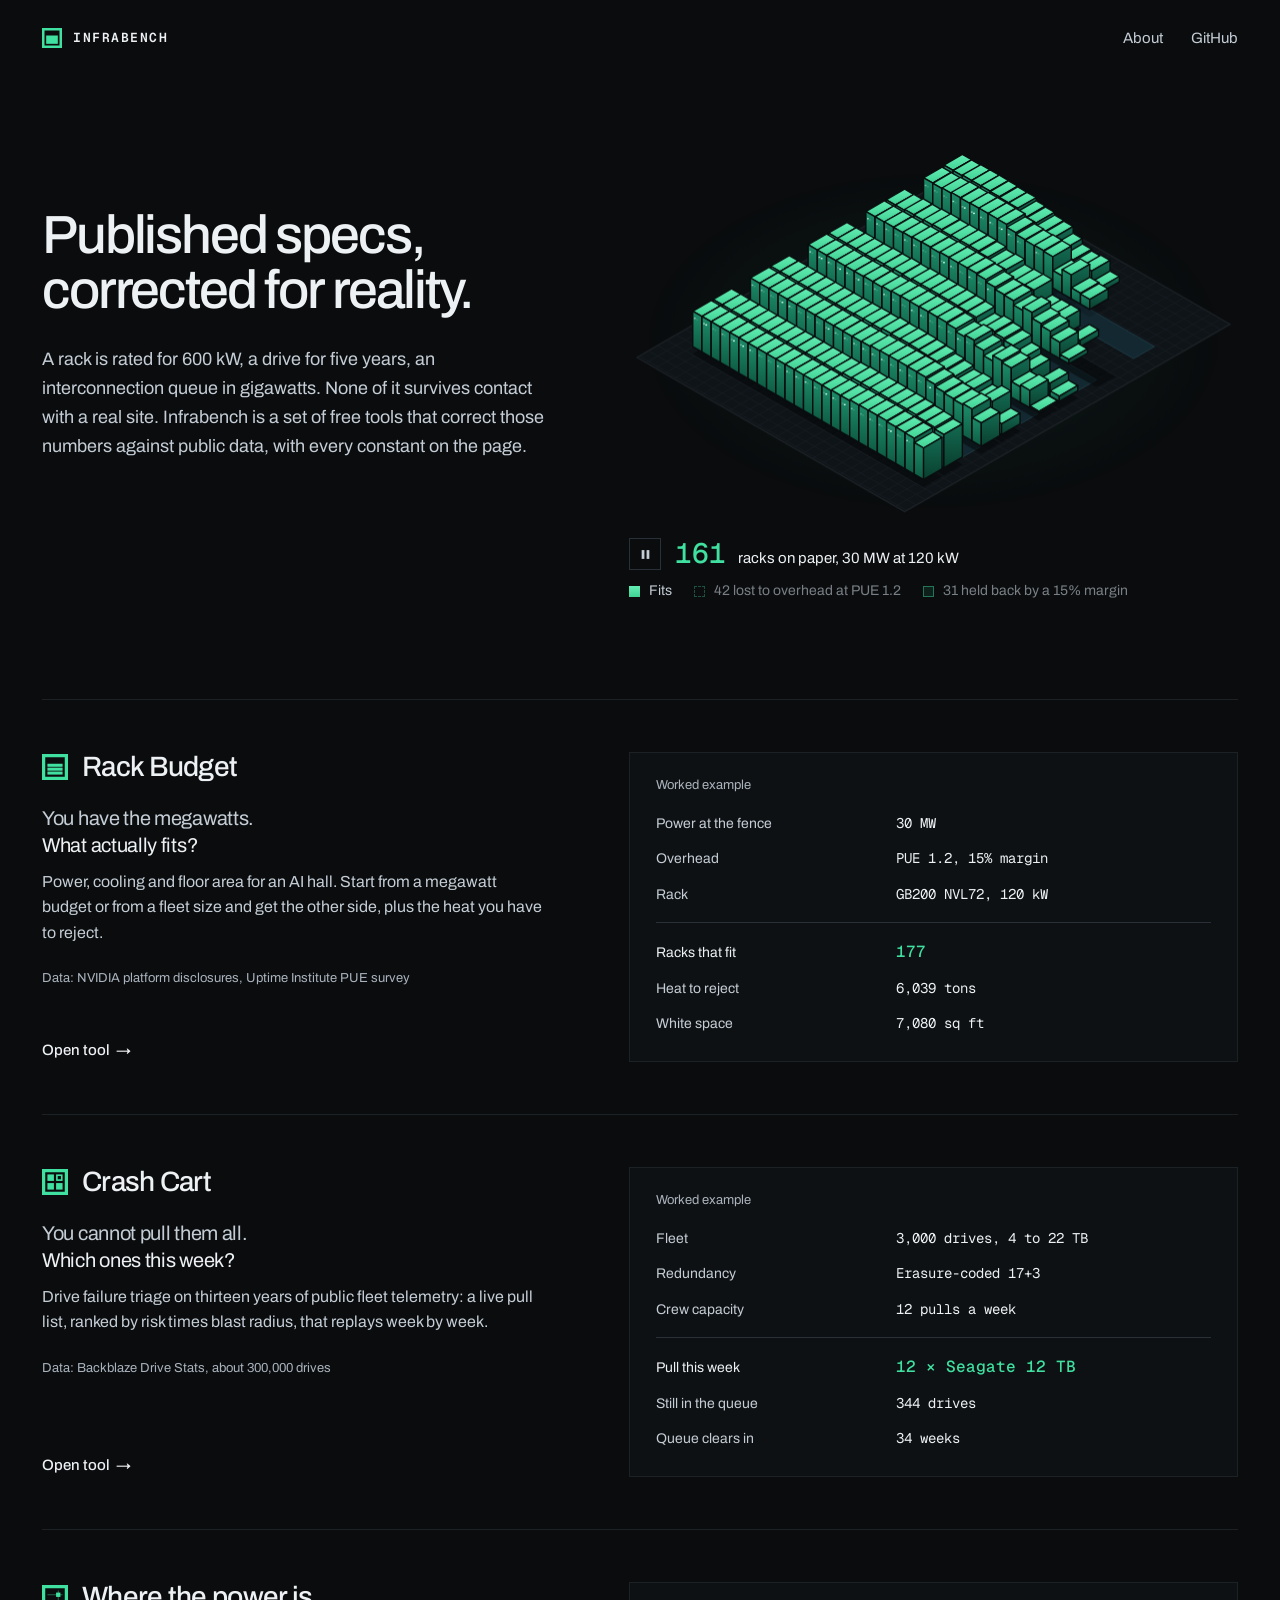
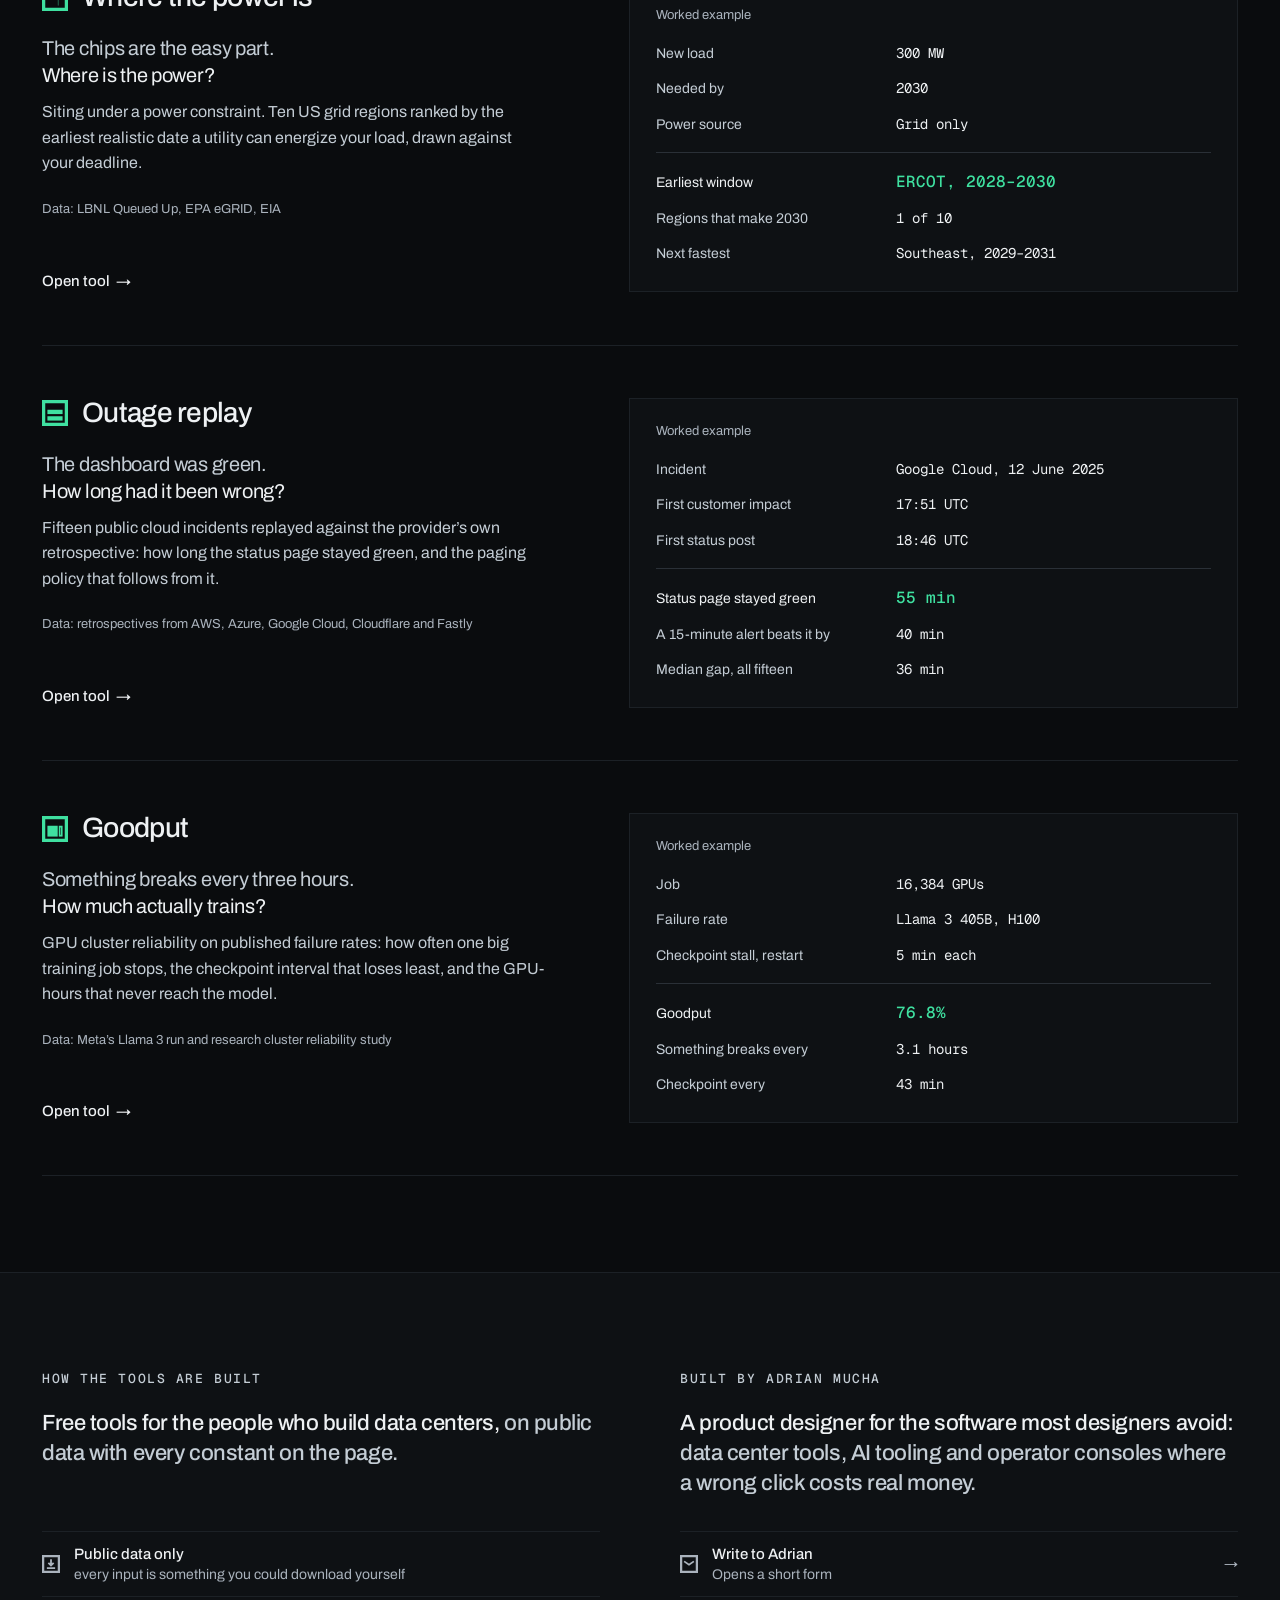
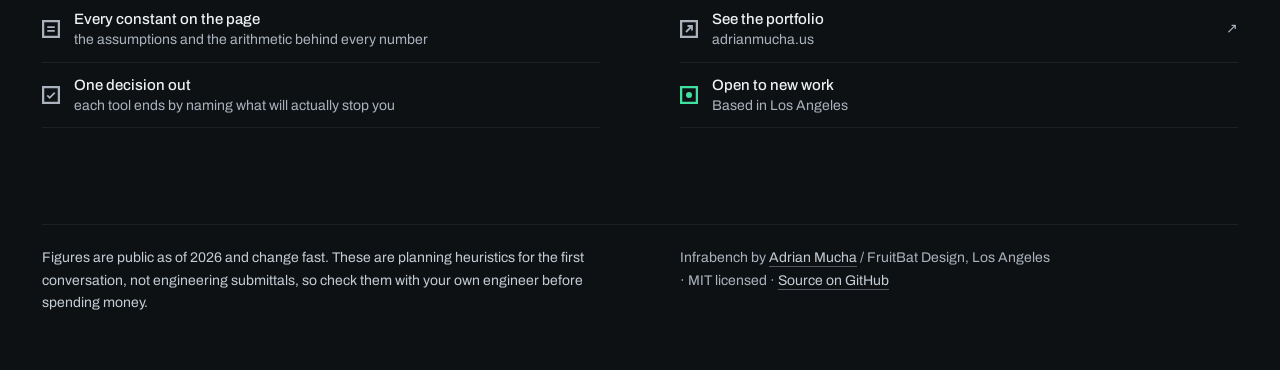
<file: index.html>
<!DOCTYPE html>
<html lang="en">
<head>
<meta charset="utf-8">
<meta name="viewport" content="width=device-width, initial-scale=1">
<title>Infrabench · Tools for the people who build data centers</title>
<meta name="description" content="Open tools for data center and infrastructure work. Public data, every constant shown, one decision out. Built by Adrian Mucha.">
<meta property="og:title" content="Infrabench · Tools for the people who build data centers">
<meta property="og:description" content="Open tools for data center and infrastructure work. Public data, every constant shown, one decision out.">
<meta property="og:type" content="website">
<meta property="og:image" content="/og.png">
<meta name="twitter:card" content="summary_large_image">
<link rel="icon" href="/favicon.svg" type="image/svg+xml">
<link rel="icon" href="/favicon.png" type="image/png">
<link rel="apple-touch-icon" href="/apple-touch-icon.png">
<link rel="preconnect" href="https://fonts.googleapis.com">
<link rel="preconnect" href="https://fonts.gstatic.com" crossorigin>
<link href="https://fonts.googleapis.com/css2?family=Archivo:wght@400;500;600&family=Geist+Mono:wght@400;500;600&display=swap" rel="stylesheet">
<link rel="preconnect" href="https://www.googletagmanager.com">
<script src="/assets/analytics.js"></script>
<script defer src="https://cdn.vercel-insights.com/v1/script.js"></script>
<!-- Google tag (gtag.js) -->
<script async src="https://www.googletagmanager.com/gtag/js?id=G-B4K7J0G5X6"></script>
<script>
  window.dataLayer = window.dataLayer || [];
  function gtag(){dataLayer.push(arguments);}
  gtag('js', new Date());
  gtag('config', 'G-B4K7J0G5X6');
</script>
<style>
  /* The index is a table of contents, not a landing page: a statement, the five tools
     with the answer each one gives, and who made them. Decoration is out; the brand
     glyphs and the worked examples carry the page. Mono is for the wordmark and for
     numbers, never for labels. Green marks the brand and the answer; its one other use is
     the focus ring. */
  :root{
    color-scheme:dark;
    --bg:#0A0C0E;          /* page surface */
    --bg2:#0E1114;         /* raised, one step */
    --line:#1C2126;        /* hairline */
    --line2:#2A3037;       /* stronger rule */
    --tx:#EEF1F3;          /* primary text */
    /* The greys are set for APCA, not only WCAG 2: secondary text carries body copy, so it
       clears Lc 75 on both surfaces; fine print is 13-14 px labels, so it clears Lc 60.
       Each was lifted in OKLCH lightness alone, keeping its chroma and hue. */
    --tx2:#C4CDD5;         /* secondary text   oklch(0.843 0.015 248), Lc 75 */
    --tx3:#AAB3BD;         /* fine print       oklch(0.763 0.018 254), Lc 60 */
    --grn:#3FE0A0;         /* signal green: the brand glyph, the answer, and focus */
    /* Role tokens for controls. Same values as some text and surface tokens today, but
       their own roles, so a change to text colour never repaints a button by accident. */
    --action-bg:#EEF1F3;         /* the one filled action */
    --action-bg-hover:#FFFFFF;
    --action-fg:#0A0C0E;
    --control-border:#2A3037;    /* outlined controls */
    --control-border-hover:#7B838D;
    --link-underline:rgba(168,176,184,.45);
    /* One role-based scale. Larger screens step it up by redefining these, not by
       resizing selectors one at a time. */
    --fs-caption:13px;               /* sources, figure captions, the wordmark */
    --fs-small:14px;                 /* ledger rows, the legend, the footer */
    --fs-ui:15px;                    /* nav, links, buttons, the hall's label */
    --fs-body:16px;                  /* descriptions, about copy, a ledger's answer */
    --fs-lead:18px;                  /* the intro paragraph */
    --fs-sub:20px;                   /* each tool's question */
    --fs-heading:22px;               /* about headings */
    --fs-title:28px;                 /* tool names, the hall's counter */
    --fs-display:clamp(38px,4.2vw,60px);
    /* The page's two columns. The intro, every tool row and the about section share them,
       so the hall, the worked examples and the credit all start on the same edge. */
    --cols:minmax(0,5fr) minmax(0,6fr);
    --col-gap:80px;
    --sans:"Archivo",-apple-system,BlinkMacSystemFont,"Segoe UI",Helvetica,Arial,sans-serif;
    --mono:"Geist Mono",ui-monospace,SFMono-Regular,Menlo,Consolas,monospace;
  }
  /* on the narrowest phones the headline drops a little so it keeps its two-line break */
  @media(max-width:700px){:root{--fs-lead:17px;--fs-display:clamp(34px,9.7vw,38px)}}
  @media(min-width:1680px){:root{--fs-caption:14px;--fs-small:15px;--fs-ui:16px;--fs-body:17px;--fs-lead:20px;
    --fs-sub:23px;--fs-heading:26px;--fs-title:34px;--fs-display:72px;--col-gap:112px}}
  @media(min-width:2200px){:root{--fs-small:16px;--fs-body:18px;--fs-lead:21px;--fs-sub:24px;--fs-title:36px;--fs-display:80px;--col-gap:136px}}
  *{box-sizing:border-box}
  html{-webkit-text-size-adjust:100%;text-size-adjust:100%}
  body{margin:0;background:var(--bg);color:var(--tx);font-family:var(--sans);font-size:var(--fs-body);line-height:1.6;
    -webkit-font-smoothing:antialiased;-moz-osx-font-smoothing:grayscale}
  .wrap{max-width:1260px;margin:0 auto;padding:0 32px}
  @media(max-width:640px){.wrap{padding:0 20px}}
  a{color:inherit}
  :focus-visible{outline:2px solid var(--grn);outline-offset:3px}
  .sr-only{position:absolute;width:1px;height:1px;margin:-1px;padding:0;overflow:hidden;clip:rect(0 0 0 0);white-space:nowrap;border:0}
  .skip{position:absolute;inset-inline-start:-9999px;top:0;z-index:10;padding:12px 18px;background:var(--action-bg);color:var(--action-fg);font-weight:600;font-size:var(--fs-ui)}
  .skip:focus{inset-inline-start:0}
  .glyph{color:var(--grn);flex:none;display:block}

  /* ---------- header ---------- */
  .top{display:flex;align-items:center;justify-content:space-between;gap:24px;min-height:76px}
  .brand{display:inline-flex;align-items:center;gap:11px;text-decoration:none;
    font-family:var(--mono);font-size:var(--fs-caption);font-weight:600;letter-spacing:.12em;text-transform:uppercase}
  .brand .glyph{width:20px;height:20px}
  .top nav{display:flex;gap:28px}
  .top nav a{font-size:var(--fs-ui);color:var(--tx2);text-decoration:none;padding:12px 0}
  .top nav a:hover{color:var(--tx)}

  /* ---------- intro: the statement, and the hall that proves it ----------
     Same column split as the tool rows, so the hall lines up with the worked examples.
     The figure spans two rows through a subgrid, the drawing in the first and its caption
     in the second, so the text centers on the hall itself rather than on hall plus caption. */
  .intro{display:grid;grid-template-columns:var(--cols);grid-template-rows:auto auto;column-gap:var(--col-gap);padding-block:72px 96px}
  .intro-text{grid-column:1;grid-row:1;align-self:center}
  /* side by side, the column is the measure; stacked, 14ch keeps the two-line break */
  @media(min-width:901px){.intro h1{max-width:none}}
  @media(max-width:900px){
    .intro{grid-template-columns:minmax(0,1fr);grid-template-rows:none;row-gap:44px}
    .intro-text,.intro .hall{grid-column:auto;grid-row:auto}
    .intro .hall{display:block}
  }
  @media(max-width:700px){.intro{padding-block:40px 64px;row-gap:36px}}
  h1{font-size:var(--fs-display);font-weight:500;line-height:1.02;letter-spacing:-.04em;margin:0;max-width:14ch;text-wrap:balance}
  /* ch is Archivo's 0, about a quarter wider than its average letter: 50ch is ~66 characters */
  .lede{font-size:var(--fs-lead);color:var(--tx2);margin:28px 0 0;text-wrap:pretty}
  @media(max-width:700px){.lede{margin-top:22px}}

  /* The hall. 30 MW at 120 kW a rack is 250 racks on paper. PUE 1.2 takes 42 of them
     (25 MW of IT is 208 racks) and a 15 percent margin holds back 31 more, leaving 177.
     All 250 positions are drawn: solid where a rack fits, dashed where the overhead took
     it, glass where the margin holds it back. The brand mark's grammar, the spec drawn
     over the solid, at the scale of a room. It is a canvas so the racks can move: the hall
     builds itself, then each correction is a scan that sweeps the hall, and the racks it
     cannot power sink into their outlines as it passes; the ones left standing run status lights.
     Then a long hold on the answer, and the hall rebuilds. Without motion it is simply the
     answer, still, and the play control never appears. The aspect is set here so the space
     is held before the script draws. */
  .hall{grid-column:2;grid-row:1 / span 2;display:grid;grid-template-rows:subgrid;margin:0}
  .hall canvas{display:block;width:100%;height:auto;aspect-ratio:308.5 / 188.7}
  .hall figcaption{margin-top:18px}
  /* top-aligned, so the button stays level with the counter when the label reserves two lines */
  .tally{display:flex;align-items:flex-start;gap:14px}
  .read{display:flex;align-items:baseline;gap:12px;margin:0}
  .read .n{font-family:var(--mono);font-size:var(--fs-title);font-weight:500;line-height:1.1;color:var(--grn);font-variant-numeric:tabular-nums}
  /* The three step labels share one grid cell, so the cell is always as tall as the
     longest, which wraps on a small phone, and nothing below it moves as they change.
     The idle ones are hidden from screen readers too; visibility waits out the fade. */
  .read .what{display:grid;min-width:0;font-size:var(--fs-ui);line-height:1.45;color:var(--tx)}
  .read .what > span{grid-area:1 / 1;visibility:hidden;opacity:0;transition:opacity .35s ease,visibility 0s linear .35s}
  .read .what > .on{visibility:visible;opacity:1;transition:opacity .45s ease .25s,visibility 0s}
  /* play and pause, in front of the counter like a player's transport */
  .pp{flex:none;display:grid;place-items:center;width:32px;height:32px;padding:0;background:none;
    border:1px solid var(--control-border);color:var(--tx2);cursor:pointer}
  .pp:hover{color:var(--tx);border-color:var(--control-border-hover)}
  /* the display above would otherwise beat the attribute, leaving a dead button when nothing moves */
  .pp[hidden]{display:none}
  .pp svg{width:11px;height:11px;display:block}
  .pp .i-play,.pp.is-paused .i-pause{display:none}
  .pp.is-paused .i-play{display:block}
  .keys{display:flex;flex-wrap:wrap;gap:6px 22px;margin:10px 0 0;padding:0;list-style:none;font-size:var(--fs-small);color:var(--tx2)}
  /* a long legend item wraps rather than running off a narrow screen; its swatch stays on the first line */
  .key{display:inline-flex;align-items:flex-start;gap:9px}
  .sw{width:11px;height:11px;flex:none;margin-top:calc((1lh - 11px) / 2)}
  .sw.fit{background:linear-gradient(#63EEB4,#41D294)}
  .sw.oh{border:1px dashed rgba(63,224,160,.55)}
  .sw.mg{border:1px solid rgba(63,224,160,.8);background:rgba(63,224,160,.16)}
  /* while it plays, each key lights when its correction lands */
  .keys .key{transition:opacity .9s ease}
  /* still legible while it waits (Lc 34, above APCA's floor of 30 for inactive text) */
  .hall[data-step="0"] .key.oh,.hall[data-step="0"] .key.mg,.hall[data-step="1"] .key.mg{opacity:.6}

  /* ---------- the tools ----------
     One row per tool. The left column says what it is; the right shows what it gives
     back, using the inputs the tool opens with, so the numbers here match the page you
     land on. The whole row is the link; the visible "Open tool" is its label. */
  .tools{list-style:none;margin:0;padding:0;border-top:1px solid var(--line)}
  .tool{position:relative;display:grid;grid-template-columns:var(--cols);grid-template-rows:auto 1fr;
    grid-template-areas:"text ex" "go ex";column-gap:var(--col-gap);padding:52px 0;border-bottom:1px solid var(--line)}
  .t-text{grid-area:text}
  /* stacked: the link follows the example instead of splitting the tool from it */
  @media(max-width:900px){.tool{grid-template-columns:minmax(0,1fr);grid-template-rows:none;grid-template-areas:"text" "ex" "go";padding:40px 0 36px}
    .tool .ex{margin-top:28px}}
  .t-name{display:flex;align-items:center;gap:14px;margin:0;font-size:var(--fs-title);font-weight:500;letter-spacing:-.025em;line-height:1.1}
  .t-name .glyph{width:26px;height:26px}
  .t-q{font-size:var(--fs-sub);line-height:1.35;letter-spacing:-.015em;color:var(--tx);margin:22px 0 0}
  .t-q span{display:block;color:var(--tx2)}
  .t-d{font-size:var(--fs-body);color:var(--tx2);margin:10px 0 0;text-wrap:pretty}
  .t-src{font-size:var(--fs-caption);line-height:1.5;color:var(--tx3);margin:24px 0 0;text-wrap:pretty}
  .go{grid-area:go;align-self:end;justify-self:start;display:inline-flex;align-items:baseline;gap:6px;padding-top:28px;
    font-size:var(--fs-ui);font-weight:500;color:var(--tx);text-decoration:none}
  /* the arrow is part of the link, so it takes the link's colour; green is not for actions */
  /* stretch the link over the row, and draw its focus ring around the row */
  .go::after{content:"";position:absolute;inset:0}
  .go:focus-visible{outline:none}
  .go:focus-visible::after{outline:2px solid var(--grn);outline-offset:8px}
  .tool:hover .go{text-decoration:underline;text-decoration-thickness:1px;text-underline-offset:.3em}

  /* the worked example: inputs, a rule, then what comes out. The answer is green. */
  .ex{grid-area:ex;align-self:start;margin:0;background:var(--bg2);border:1px solid var(--line);padding:22px 26px 20px}
  @media(max-width:640px){.ex{padding:18px 18px 16px}}
  .ex figcaption{font-size:var(--fs-caption);color:var(--tx3);margin:0 0 10px}
  /* Narrow panel: label at the start, value at the end of the same row. Wide panel: the
     labels form a column and each value sits beside its own, since a value 450 px from
     its label groups with the label below it instead. The panel decides, not the viewport. */
  .ex{container-type:inline-size}
  .ex dl{margin:0}
  .ex dl div{display:flex;flex-wrap:wrap;justify-content:space-between;align-items:baseline;gap:2px 24px;padding:6px 0}
  .ex dt{font-size:var(--fs-small);color:var(--tx2)}
  .ex dd{margin:0;margin-inline-start:auto;font-family:var(--mono);font-size:var(--fs-small);color:var(--tx);text-align:end;font-variant-numeric:tabular-nums}
  .ex .out{border-top:1px solid var(--line2);margin-top:10px;padding-top:16px}
  @container (min-width:460px){
    /* one label track for all five panels (the longest label is 12.4em), so every value
       column starts on the same edge; a longer label would widen it rather than wrap */
    .ex dl{display:grid;grid-template-columns:minmax(max-content,13em) minmax(0,1fr);align-items:baseline}
    .ex dl div{display:contents}
    .ex dt,.ex dd{padding-block:6px}
    .ex dd{margin:0;padding-inline-start:32px;text-align:start}
    /* the gap between the cells is padding, not column-gap, and the rule above the answers
       is drawn once as its own full-width row: on the cells, baseline alignment stepped it */
    .ex .out::before{content:"";grid-column:1 / -1;border-top:1px solid var(--line2);margin-top:10px}
    .ex .out dt,.ex .out dd{padding-top:16px}
  }
  .ex .ans dt{color:var(--tx)}
  .ex .ans dd{color:var(--grn);font-size:var(--fs-body);font-weight:500}
  .tool:hover .ex{border-color:var(--line2)}

  @media (prefers-reduced-motion: no-preference){
    html{scroll-behavior:smooth}
    .go .arr{display:inline-block;transition:transform .18s ease}
    .tool:hover .go .arr{transform:translateX(4px)}
    .ex{transition:border-color .18s ease}
  }

  /* ---------- about and footer ----------
     The page's sign-off, built the way the tool pages end theirs, so the suite closes the
     same everywhere: a full-bleed band one step up from the page, and two mirrored halves,
     each a label in the wordmark's voice, a two-tone line and three rows. The halves share
     their rows through a subgrid, so the labels, the lines and the lists start level
     whatever the lines' lengths. The footer keeps the halves: the disclaimer on the left,
     the credit on the right. */
  .about{margin-top:96px;padding-block:96px;background:var(--bg2);border-top:1px solid var(--line);scroll-margin-top:24px}
  footer{background:var(--bg2)}
  .about .wrap,footer .wrap{display:grid;grid-template-columns:repeat(2,minmax(0,1fr));column-gap:var(--col-gap)}
  .about .wrap{grid-template-rows:repeat(3,auto)}
  .so-half{grid-row:span 3;display:grid;grid-template-rows:subgrid}
  .so-label{margin:0 0 20px;font-family:var(--mono);font-size:var(--fs-caption);font-weight:500;letter-spacing:.12em;
    line-height:20px;text-transform:uppercase;color:var(--tx2)}
  .so-line{margin:0;font-size:var(--fs-heading);font-weight:500;letter-spacing:-.02em;line-height:1.35;color:var(--tx);text-wrap:pretty}
  .so-line span{color:var(--tx2)}
  .so-rows{align-self:start;list-style:none;margin:32px 0 0;padding:0;border-bottom:1px solid var(--line)}
  .so-rows li > *{display:grid;grid-template-columns:auto minmax(0,1fr) auto;align-items:center;column-gap:14px;padding:12px 0;
    border-top:1px solid var(--line);color:var(--tx2);text-decoration:none}
  .so-rows .glyph{width:18px;height:18px;color:var(--tx3)}
  .so-name{display:block;font-size:var(--fs-ui);font-weight:500;line-height:1.4;color:var(--tx)}
  .so-what{display:block;font-size:var(--fs-small);line-height:1.4;color:var(--tx3)}
  .so-end{font-size:var(--fs-small);color:var(--tx3)}
  /* the links light up on hover; availability is a status, so its glyph stays green */
  /* the contact row is a button that opens the form, dressed as the rows around it */
  .so-rows button{width:100%;margin:0;background:none;border:0;border-top:1px solid var(--line);font:inherit;text-align:start;cursor:pointer}
  .so-rows :is(a,button):hover .glyph,.so-open .glyph{color:var(--grn)}
  .so-rows :is(a,button):hover .so-end{color:var(--tx)}
  footer{padding:0 0 56px;font-size:var(--fs-small);color:var(--tx3)}
  /* the rule sits inside the content edge, like the rules between the tool rows */
  footer .wrap::before{content:"";grid-column:1 / -1;border-top:1px solid var(--line);margin-bottom:22px}
  footer p{margin:0;text-wrap:pretty}
  /* the disclaimer is three lines of reading, so it takes the body grey (Lc 75); the
     credit beside it stays on the caption grey (Lc 60) */
  footer .fine{color:var(--tx2)}
  /* the credit wraps where it must; the short items after it never split */
  footer .meta span + span{white-space:nowrap}
  /* stacked, the author comes first */
  @media(max-width:900px){
    .about{margin-top:64px;padding-block:64px}
    .about .wrap,footer .wrap{grid-template-columns:minmax(0,1fr)}
    .about .wrap{grid-template-rows:none;row-gap:64px}
    .so-half{grid-row:auto;display:block}
    .about .me{order:-1}
    .so-line{font-size:var(--fs-sub)}
    footer .wrap{row-gap:14px}
  }
  /* color alone sets these 1.75:1 from the fine print around them; the underline makes them links */
  footer a{color:var(--tx2);white-space:nowrap;text-decoration:underline;text-decoration-thickness:1px;
    text-underline-offset:.3em;text-decoration-color:var(--link-underline)}
  footer a:hover{color:var(--tx);text-decoration-color:currentColor}

  /* ---------- large screens ----------
     The container steps match the tool pages (1260, 1520, 1720) so the wordmark holds
     its place as you move between them. Type steps up with it; a wider frame with the
     laptop sizes inside reads as a small page with big margins. */
  @media(min-width:1680px){
    .wrap{max-width:1520px}
    .top{min-height:84px}
    .brand{gap:12px}
    .brand .glyph{width:22px;height:22px}
    .intro{padding-block:88px 120px}
    .hall figcaption{margin-top:22px}
    .pp{width:36px;height:36px}
    .pp svg{width:12px;height:12px}
    .lede{margin-top:32px}
    .tool{padding:64px 0}
    .t-name{gap:16px}
    .t-name .glyph{width:30px;height:30px}
    .t-q{margin-top:26px}
    .t-d{margin-top:12px}
    .t-src{margin-top:28px}
    .go{padding-top:32px}
    .ex{padding:28px 32px 26px}
    .ex figcaption{margin-bottom:12px}
    .ex dl div,.ex dt,.ex dd{padding-block:8px}
    .ex .out dt,.ex .out dd{padding-top:18px}
    .about{margin-top:120px;padding-block:120px}
    footer{padding:0 0 72px}
    footer .wrap::before{margin-bottom:28px}
  }
  @media(min-width:2200px){.wrap{max-width:1720px}}

  /* Short desktop screens. A 13-inch laptop under browser chrome is about 780 px tall and a
     1366 x 768 one about 640, where the hero filled the whole screen and the page looked
     finished at the fold. Here the intro tightens and the hall caps its height at the
     viewport less 400 px (by width, so it scales and keeps its edge; 1.635 is its aspect),
     which leaves the first tool's name and question showing below it. */
  @media(min-width:901px) and (max-height:860px){
    .intro{padding-block:40px 56px}
    .hall canvas{width:min(100%,max(320px,calc((100vh - 400px) * 1.635)))}
  }
</style>
</head>
<body>

<a class="skip" href="#main">Skip to content</a>

<!-- Brand glyphs from .github/assets/logo/glyph: the drawn mark, and one per tool in
     the same grammar. Inlined so they take the page's green through currentColor. -->
<svg width="0" height="0" style="position:absolute" aria-hidden="true">
  <symbol id="g-infrabench" viewBox="0 0 24 24"><rect x="1.5" y="1.5" width="21" height="21" fill="none" stroke="currentColor" stroke-width="3"/><rect x="5" y="9" width="14" height="10" fill="currentColor"/></symbol>
  <symbol id="g-rack-budget" viewBox="0 0 24 24"><rect x="1.5" y="1.5" width="21" height="21" fill="none" stroke="currentColor" stroke-width="3"/><rect x="5" y="16.2" width="14" height="2.8" fill="currentColor"/><rect x="5" y="12.6" width="14" height="2.8" fill="currentColor"/><rect x="5" y="9" width="14" height="2.8" fill="currentColor"/></symbol>
  <symbol id="g-crash-cart" viewBox="0 0 24 24"><rect x="1.5" y="1.5" width="21" height="21" fill="none" stroke="currentColor" stroke-width="3"/><rect x="5" y="5" width="6" height="6" fill="currentColor"/><rect x="5" y="13" width="6" height="6" fill="currentColor"/><rect x="13" y="13" width="6" height="6" fill="currentColor"/><rect x="13.75" y="5.75" width="4.5" height="4.5" fill="none" stroke="currentColor" stroke-width="1.5"/></symbol>
  <symbol id="g-power-map" viewBox="0 0 24 24"><rect x="1.5" y="1.5" width="21" height="21" fill="none" stroke="currentColor" stroke-width="3"/><line x1="5" y1="9" x2="19" y2="9" stroke="currentColor" stroke-width="0.8" opacity="0.5"/><line x1="15" y1="5" x2="15" y2="19" stroke="currentColor" stroke-width="0.8" opacity="0.5"/><rect x="13" y="7" width="4" height="4" fill="currentColor"/></symbol>
  <symbol id="g-outage-replay" viewBox="0 0 24 24"><rect x="1.5" y="1.5" width="21" height="21" fill="none" stroke="currentColor" stroke-width="3"/><rect x="5" y="9" width="14" height="4" fill="currentColor"/><rect x="5" y="15" width="14" height="4" fill="currentColor"/></symbol>
  <symbol id="g-goodput" viewBox="0 0 24 24"><rect x="1.5" y="1.5" width="21" height="21" fill="none" stroke="currentColor" stroke-width="3"/><rect x="5" y="9" width="9.5" height="10" fill="currentColor"/><rect x="16.25" y="9.75" width="2" height="8.5" fill="none" stroke="currentColor" stroke-width="1.5"/></symbol>
  <symbol id="g-public" viewBox="0 0 24 24"><rect x="1.5" y="1.5" width="21" height="21" fill="none" stroke="currentColor" stroke-width="3"/><path d="M12 5.5v8M8.5 10.5 12 14l3.5-3.5M6.5 17.5h11" fill="none" stroke="currentColor" stroke-width="2.4"/></symbol>
  <symbol id="g-const" viewBox="0 0 24 24"><rect x="1.5" y="1.5" width="21" height="21" fill="none" stroke="currentColor" stroke-width="3"/><path d="M7 9.5h10M7 14.5h10" fill="none" stroke="currentColor" stroke-width="2.4"/></symbol>
  <symbol id="g-decide" viewBox="0 0 24 24"><rect x="1.5" y="1.5" width="21" height="21" fill="none" stroke="currentColor" stroke-width="3"/><path d="M7 12.5l3.2 3.2L17 8.8" fill="none" stroke="currentColor" stroke-width="2.4"/></symbol>
  <symbol id="g-mail" viewBox="0 0 24 24"><rect x="1.5" y="1.5" width="21" height="21" fill="none" stroke="currentColor" stroke-width="3"/><path d="M5.5 8.5 12 13l6.5-4.5" fill="none" stroke="currentColor" stroke-width="2.4"/></symbol>
  <symbol id="g-out" viewBox="0 0 24 24"><rect x="1.5" y="1.5" width="21" height="21" fill="none" stroke="currentColor" stroke-width="3"/><path d="M8 16 16 8M10 8h6v6" fill="none" stroke="currentColor" stroke-width="2.4"/></symbol>
  <symbol id="g-open" viewBox="0 0 24 24"><rect x="1.5" y="1.5" width="21" height="21" fill="none" stroke="currentColor" stroke-width="3"/><circle cx="12" cy="12" r="4" fill="currentColor"/></symbol>
</svg>

<header class="wrap top">
  <a class="brand" href="/"><svg class="glyph" aria-hidden="true"><use href="#g-infrabench"/></svg>Infrabench</a>
  <nav aria-label="Site">
    <a href="#about">About</a>
    <a href="https://github.com/adrianomucha/infrabench" target="_blank" rel="noopener">GitHub</a>
  </nav>
</header>

<main id="main" tabindex="-1">

<div class="wrap intro">
  <div class="intro-text">
    <h1>Published specs, corrected for reality.</h1>
    <p class="lede">A rack is rated for 600&nbsp;kW, a drive for five years, an interconnection queue in gigawatts. None of it survives contact with a real site. Infrabench is a set of free tools that correct those numbers against public data, with every constant on the page.</p>
  </div>
  <figure class="hall">
    <!-- drawn by the script at the end of the page; its aspect is set in the styles so
         the space is reserved before it runs -->
    <canvas id="hall" aria-hidden="true"></canvas>
    <figcaption>
      <div class="tally">
        <button class="pp" id="hallPlay" type="button" aria-label="Pause the animation" title="Pause the animation" hidden>
          <svg class="i-pause" viewBox="0 0 10 10" aria-hidden="true"><rect x="1.5" y="1" width="2.5" height="8" fill="currentColor"/><rect x="6" y="1" width="2.5" height="8" fill="currentColor"/></svg>
          <svg class="i-play" viewBox="0 0 10 10" aria-hidden="true"><path d="M2.6 1L9.6 5L2.6 9Z" fill="currentColor"/></svg>
        </button>
        <p class="read"><span class="n" id="hallN">177</span> <span class="what" id="hallWhat"><span>racks on paper, 30&nbsp;MW at 120&nbsp;kW</span><span>racks after PUE&nbsp;1.2</span><span class="on">racks fit, of 250 on paper</span></span></p>
      </div>
      <ul class="keys">
        <li class="key"><span class="sw fit" aria-hidden="true"></span>Fits</li>
        <li class="key oh"><span class="sw oh" aria-hidden="true"></span>42 lost to overhead at PUE&nbsp;1.2</li>
        <li class="key mg"><span class="sw mg" aria-hidden="true"></span>31 held back by a 15% margin</li>
      </ul>
    </figcaption>
  </figure>
</div>

<div class="wrap">
  <!-- Example figures are each tool's opening state. If a tool's defaults or model
       change, update its numbers here to match. -->
  <ol class="tools" role="list" aria-label="Tools">

    <li class="tool">
      <div class="t-text">
        <h2 class="t-name"><svg class="glyph" aria-hidden="true"><use href="#g-rack-budget"/></svg>Rack Budget</h2>
        <p class="t-q"><span>You have the megawatts.</span> What actually fits?</p>
        <p class="t-d">Power, cooling and floor area for an AI hall. Start from a megawatt budget or from a fleet size and get the other side, plus the heat you have to reject.</p>
        <p class="t-src">Data: NVIDIA platform disclosures, Uptime Institute PUE survey</p>
      </div>
      <figure class="ex">
        <figcaption>Worked example</figcaption>
        <dl>
          <div><dt>Power at the fence</dt><dd>30&nbsp;MW</dd></div>
          <div><dt>Overhead</dt><dd>PUE&nbsp;1.2, 15% margin</dd></div>
          <div><dt>Rack</dt><dd>GB200 NVL72, 120&nbsp;kW</dd></div>
          <div class="out ans"><dt>Racks that fit</dt><dd>177</dd></div>
          <div><dt>Heat to reject</dt><dd>6,039&nbsp;tons</dd></div>
          <div><dt>White space</dt><dd>7,080&nbsp;sq&nbsp;ft</dd></div>
        </dl>
      </figure>
      <a class="go" href="/rack-budget/">Open tool<span class="sr-only">: Rack Budget</span><span class="arr" aria-hidden="true">&rarr;</span></a>
    </li>

    <li class="tool">
      <div class="t-text">
        <h2 class="t-name"><svg class="glyph" aria-hidden="true"><use href="#g-crash-cart"/></svg>Crash Cart</h2>
        <p class="t-q"><span>You cannot pull them all.</span> Which ones this week?</p>
        <p class="t-d">Drive failure triage on thirteen years of public fleet telemetry: a live pull list, ranked by risk times blast radius, that replays week by week.</p>
        <p class="t-src">Data: Backblaze Drive Stats, about 300,000 drives</p>
      </div>
      <figure class="ex">
        <figcaption>Worked example</figcaption>
        <dl>
          <div><dt>Fleet</dt><dd>3,000 drives, 4 to 22&nbsp;TB</dd></div>
          <div><dt>Redundancy</dt><dd>Erasure-coded 17+3</dd></div>
          <div><dt>Crew capacity</dt><dd>12 pulls a week</dd></div>
          <div class="out ans"><dt>Pull this week</dt><dd>12&nbsp;&times; Seagate 12&nbsp;TB</dd></div>
          <div><dt>Still in the queue</dt><dd>344&nbsp;drives</dd></div>
          <div><dt>Queue clears in</dt><dd>34&nbsp;weeks</dd></div>
        </dl>
      </figure>
      <a class="go" href="/crash-cart/">Open tool<span class="sr-only">: Crash Cart</span><span class="arr" aria-hidden="true">&rarr;</span></a>
    </li>

    <li class="tool">
      <div class="t-text">
        <h2 class="t-name"><svg class="glyph" aria-hidden="true"><use href="#g-power-map"/></svg>Where the power is</h2>
        <p class="t-q"><span>The chips are the easy part.</span> Where is the power?</p>
        <p class="t-d">Siting under a power constraint. Ten US grid regions ranked by the earliest realistic date a utility can energize your load, drawn against your deadline.</p>
        <p class="t-src">Data: LBNL Queued Up, EPA eGRID, EIA</p>
      </div>
      <figure class="ex">
        <figcaption>Worked example</figcaption>
        <dl>
          <div><dt>New load</dt><dd>300&nbsp;MW</dd></div>
          <div><dt>Needed by</dt><dd>2030</dd></div>
          <div><dt>Power source</dt><dd>Grid only</dd></div>
          <div class="out ans"><dt>Earliest window</dt><dd>ERCOT, 2028&ndash;2030</dd></div>
          <div><dt>Regions that make 2030</dt><dd>1 of 10</dd></div>
          <div><dt>Next fastest</dt><dd>Southeast, 2029&ndash;2031</dd></div>
        </dl>
      </figure>
      <a class="go" href="/where-the-power-is/">Open tool<span class="sr-only">: Where the power is</span><span class="arr" aria-hidden="true">&rarr;</span></a>
    </li>

    <li class="tool">
      <div class="t-text">
        <h2 class="t-name"><svg class="glyph" aria-hidden="true"><use href="#g-outage-replay"/></svg>Outage replay</h2>
        <p class="t-q"><span>The dashboard was green.</span> How long had it been wrong?</p>
        <p class="t-d">Fifteen public cloud incidents replayed against the provider&rsquo;s own retrospective: how long the status page stayed green, and the paging policy that follows from it.</p>
        <p class="t-src">Data: retrospectives from AWS, Azure, Google Cloud, Cloudflare and Fastly</p>
      </div>
      <figure class="ex">
        <figcaption>Worked example</figcaption>
        <dl>
          <div><dt>Incident</dt><dd>Google Cloud, 12&nbsp;June 2025</dd></div>
          <div><dt>First customer impact</dt><dd>17:51&nbsp;UTC</dd></div>
          <div><dt>First status post</dt><dd>18:46&nbsp;UTC</dd></div>
          <div class="out ans"><dt>Status page stayed green</dt><dd>55&nbsp;min</dd></div>
          <div><dt>A 15-minute alert beats it by</dt><dd>40&nbsp;min</dd></div>
          <div><dt>Median gap, all fifteen</dt><dd>36&nbsp;min</dd></div>
        </dl>
      </figure>
      <a class="go" href="/outage-replay/">Open tool<span class="sr-only">: Outage replay</span><span class="arr" aria-hidden="true">&rarr;</span></a>
    </li>

    <li class="tool">
      <div class="t-text">
        <h2 class="t-name"><svg class="glyph" aria-hidden="true"><use href="#g-goodput"/></svg>Goodput</h2>
        <p class="t-q"><span>Something breaks every three hours.</span> How much actually trains?</p>
        <p class="t-d">GPU cluster reliability on published failure rates: how often one big training job stops, the checkpoint interval that loses least, and the GPU-hours that never reach the model.</p>
        <p class="t-src">Data: Meta&rsquo;s Llama 3 run and research cluster reliability study</p>
      </div>
      <figure class="ex">
        <figcaption>Worked example</figcaption>
        <dl>
          <div><dt>Job</dt><dd>16,384 GPUs</dd></div>
          <div><dt>Failure rate</dt><dd>Llama 3 405B, H100</dd></div>
          <div><dt>Checkpoint stall, restart</dt><dd>5&nbsp;min each</dd></div>
          <div class="out ans"><dt>Goodput</dt><dd>76.8%</dd></div>
          <div><dt>Something breaks every</dt><dd>3.1&nbsp;hours</dd></div>
          <div><dt>Checkpoint every</dt><dd>43&nbsp;min</dd></div>
        </dl>
      </figure>
      <a class="go" href="/goodput/">Open tool<span class="sr-only">: Goodput</span><span class="arr" aria-hidden="true">&rarr;</span></a>
    </li>

  </ol>
</div>

<section class="about" id="about" aria-label="About">
  <div class="wrap">
    <div class="so-half rules">
      <h2 class="so-label">How the tools are built</h2>
      <p class="so-line">Free tools for the people who build data centers, <span>on public data with every constant on the page.</span></p>
      <ul class="so-rows" aria-label="The rules every tool follows">
        <li><div><svg class="glyph" aria-hidden="true"><use href="#g-public"/></svg><span><span class="so-name">Public data only</span><span class="so-what">every input is something you could download yourself</span></span></div></li>
        <li><div><svg class="glyph" aria-hidden="true"><use href="#g-const"/></svg><span><span class="so-name">Every constant on the page</span><span class="so-what">the assumptions and the arithmetic behind every number</span></span></div></li>
        <li><div><svg class="glyph" aria-hidden="true"><use href="#g-decide"/></svg><span><span class="so-name">One decision out</span><span class="so-what">each tool ends by naming what will actually stop you</span></span></div></li>
      </ul>
    </div>
    <div class="so-half me">
      <h2 class="so-label">Built by Adrian Mucha</h2>
      <p class="so-line">A product designer for the software most designers avoid: <span>data center tools, AI tooling and operator consoles where a wrong click costs real money.</span></p>
      <ul class="so-rows" aria-label="Contact">
        <li><button type="button" data-contact aria-haspopup="dialog"><svg class="glyph" aria-hidden="true"><use href="#g-mail"/></svg><span><span class="so-name">Write to Adrian</span><span class="so-what">Opens a short form</span></span><span class="so-end" aria-hidden="true">&rarr;</span></button></li>
        <li><a href="https://adrianmucha.us" target="_blank" rel="noopener"><svg class="glyph" aria-hidden="true"><use href="#g-out"/></svg><span><span class="so-name">See the portfolio</span><span class="so-what">adrianmucha.us</span></span><span class="so-end" aria-hidden="true">&#8599;</span></a></li>
        <li><div class="so-open"><svg class="glyph" aria-hidden="true"><use href="#g-open"/></svg><span><span class="so-name">Open to new work</span><span class="so-what">Based in Los Angeles</span></span></div></li>
      </ul>
    </div>
  </div>
</section>

</main>

<footer>
  <div class="wrap">
    <p class="fine">Figures are public as of 2026 and change fast. These are planning heuristics for the first conversation, not engineering submittals, so check them with your own engineer before spending money.</p>
    <p class="meta"><span>Infrabench by <a href="https://adrianmucha.us" target="_blank" rel="noopener">Adrian Mucha</a> / FruitBat Design, Los Angeles</span> <span>&middot; MIT licensed</span> <span>&middot; <a href="https://github.com/adrianomucha/infrabench" target="_blank" rel="noopener">Source on GitHub</a></span></p>
  </div>
</footer>

<script>
/* The hero hall. 30 MW / 120 kW = 250 racks on paper. 30 / 1.2 = 25 MW of IT, 208 racks;
   x 0.85 = 21.25 MW, 177 racks, which is Rack Budget's opening state. Racks fill from the
   front row, so what the corrections take is the back of the hall: the overhead from the
   very back, the margin in front of it. Projection and paint are Rack Budget's own.
   Each step is a transition from the one before: a rack that stops fitting sinks when the
   scan reaches it, a rack that comes back rises in a wave, and everything else holds. The
   clock only runs while the hall is on screen and playing, so pausing freezes it mid-move. */
(function(){
  "use strict";
  var cvs = document.getElementById("hall");
  if(!cvs || !cvs.getContext) return;
  var ctx = cvs.getContext("2d");
  var PLAN = 250, AFTER_PUE = 208, FIT = 177;
  var COS = 0.866, SIN = 0.5, S = 9;
  var RW = 0.6, RD = 1.2, RH = 2.0, AISLE = 1.35;
  var rows = 10, perRow = PLAN / rows;
  var GRN = "#3FE0A0", EDGE = "#0A0C0E";

  var bankW = perRow * RW, bankD = rows * RD + Math.floor(rows/2) * AISLE;
  var hallW = bankW + 2.4, hallD = bankD + 2.4;
  var ox = (hallW - bankW)/2, oy = (hallD - bankD)/2;
  function rowY(r){ return oy + r*RD + Math.floor(r/2)*AISLE + (r%2)*0.12; }
  // fill order: front row first, along the row
  function order(r, c){ return (rows - 1 - r) * perRow + c; }
  function iso(x,y,z){ return [(x-y)*COS*S, (x+y)*SIN*S - z*S]; }
  function trace(g, p){ g.beginPath(); g.moveTo(p[0][0], p[0][1]); for(var i = 1; i < p.length; i++) g.lineTo(p[i][0], p[i][1]); g.closePath(); }
  function hash(n){ return Math.abs(Math.sin(n * 12.9898) * 43758.5453) % 1; }
  function clamp(v){ return v < 0 ? 0 : v > 1 ? 1 : v; }

  // every position, back to front, so nearer racks paint over farther ones
  var pts = [iso(0,0,0), iso(hallW,0,0), iso(hallW,hallD,0), iso(0,hallD,0)], racks = [];
  for(var r = 0; r < rows; r++) for(var c = 0; c < perRow; c++){
    var x = ox + c*RW, y = rowY(r), i = order(r, c);
    pts.push(iso(x,y,RH), iso(x+RW,y,RH), iso(x+RW,y+RD,RH), iso(x,y+RD,RH));
    racks.push({ x:x, y:y, r:r, c:c, i:i, kind: i < FIT ? "fit" : i < AFTER_PUE ? "mg" : "oh", at: iso(x,y,0),
      h:0, w:0, f:0, solid:false, lost:false, mode:0, ta:0, w0:0, ph:hash(i + 1), rate:0.4 + hash(i + 7) * 1.1 });
  }
  racks.sort(function(a,b){ return (a.x+a.y) - (b.x+b.y); });
  var pad = 4, minx = Infinity, maxx = -Infinity, miny = Infinity, maxy = -Infinity;
  pts.forEach(function(q){ minx = Math.min(minx,q[0]); maxx = Math.max(maxx,q[0]); miny = Math.min(miny,q[1]); maxy = Math.max(maxy,q[1]); });
  minx -= pad; miny -= pad;
  var VW = maxx - minx + pad, VH = maxy - miny + pad;
  cvs.style.aspectRatio = VW.toFixed(1) + " / " + VH.toFixed(1);

  // A rack's faces in its own frame, its back corner on the floor at the origin, so one set
  // of gradients serves every rack at full height; a rack mid-move gets its own.
  function faces(h){
    var z = RH * h;
    return { top:[iso(0,0,z), iso(RW,0,z), iso(RW,RD,z), iso(0,RD,z)],
             front:[iso(0,RD,z), iso(RW,RD,z), iso(RW,RD,0), iso(0,RD,0)],
             side:[iso(RW,0,z), iso(RW,RD,z), iso(RW,RD,0), iso(RW,0,0)] };
  }
  var COL = { top:["#63EEB4","#41D294"], front:["#1D8E69","#0E5B43"], side:["#136B51","#0A3F2F"] };
  function vgrad(p, stops){   // top to bottom over the face's own extent, as the SVG's bounding-box gradients were
    var y0 = Infinity, y1 = -Infinity;
    p.forEach(function(q){ y0 = Math.min(y0, q[1]); y1 = Math.max(y1, q[1]); });
    var g = ctx.createLinearGradient(0, y0, 0, y1); g.addColorStop(0, stops[0]); g.addColorStop(1, stops[1]); return g;
  }
  function paint(h){
    var f = faces(h);
    return { f:f, top:vgrad(f.top, COL.top), front:vgrad(f.front, COL.front), side:vgrad(f.side, COL.side) };
  }
  var FULL = paint(1), OUTLINE = faces(1), FACES = ["top","front","side"];
  // the outlines: the overhead is gone, so a dashed trace; the margin is capacity held back, so glass
  var WIRE = { oh:{ stroke:[0.4,0.22,0.22], fill:null, dash:[1.3,1.1] }, mg:{ stroke:[0.75,0.45,0.45], fill:[0.1,0.04,0.025], dash:[] } };

  // ---- the floor, drawn once per size: halo, plate, tiles, hot aisles, shadows that never move ----
  var floor = document.createElement("canvas"), K = 1, dpr = 1;
  function shadowOf(g, k, alpha){
    var d = 0.42;
    g.save(); g.translate(k.at[0], k.at[1]); g.globalAlpha = alpha;
    trace(g, [iso(d,d,0), iso(RW+d,d,0), iso(RW+d,RD+d,0), iso(d,RD+d,0)]); g.fillStyle = "#05070A"; g.fill();
    g.restore();
  }
  function drawFloor(){
    floor.width = cvs.width; floor.height = cvs.height;
    var g = floor.getContext("2d");
    g.setTransform(K,0,0,K,-minx*K,-miny*K);
    // a low glow under the hall, an ellipse that fades out before it meets any edge of the frame
    var mid = iso(hallW/2, hallD/2, 0);
    var rx = 0.96 * Math.min(mid[0] - minx, minx + VW - mid[0]), ry = 0.96 * Math.min(mid[1] - miny, miny + VH - mid[1]);
    var halo = g.createRadialGradient(0, 0, 0, 0, 0, rx);
    halo.addColorStop(0, "rgba(63,224,160,0.08)"); halo.addColorStop(1, "rgba(63,224,160,0)");
    g.save(); g.translate(mid[0], mid[1]); g.scale(1, ry / rx); g.fillStyle = halo; g.fillRect(-rx, -rx, 2*rx, 2*rx); g.restore();
    trace(g, [iso(0,0,0), iso(hallW,0,0), iso(hallW,hallD,0), iso(0,hallD,0)]);
    g.fillStyle = "#0F1418"; g.fill(); g.lineWidth = 0.7; g.strokeStyle = "#1C2126"; g.stroke();
    g.beginPath(); g.lineWidth = 0.5; g.strokeStyle = "#161C21";
    for(var gx = 0.6; gx < hallW; gx += 0.6){ var a = iso(gx,0,0), b = iso(gx,hallD,0); g.moveTo(a[0],a[1]); g.lineTo(b[0],b[1]); }
    for(var gy = 0.6; gy < hallD; gy += 0.6){ var a2 = iso(0,gy,0), b2 = iso(hallW,gy,0); g.moveTo(a2[0],a2[1]); g.lineTo(b2[0],b2[1]); }
    g.stroke();
    for(var pr = 1; pr < rows - 1; pr += 2){
      var ay = rowY(pr) + RD;
      trace(g, [iso(ox,ay,0), iso(ox+bankW,ay,0), iso(ox+bankW,ay+AISLE,0), iso(ox,ay+AISLE,0)]);
      g.fillStyle = "#132831"; g.fill(); g.strokeStyle = "#1E3A44"; g.stroke();
    }
    racks.forEach(function(k){ if(k.kind === "fit") shadowOf(g, k, 0.55); });
  }

  // ---- one rack ----
  // Status lights: one steady and breathing, one that blinks with traffic. Only the fronts
  // that face an aisle show; the others face their pair a hand's width away.
  function lights(k, t, dx, dy){
    if(k.r % 2 === 0) return;
    var z = RH * Math.min(k.h, 1) - 0.34, a = iso(RW*0.22, RD, z), b = iso(RW*0.46, RD, z);
    ctx.fillStyle = "#CFFFEA";
    ctx.globalAlpha = 0.5 + 0.25 * Math.sin(t * 0.0011 * k.rate + k.ph * 6.283);
    ctx.fillRect(dx + a[0] - 0.45, dy + a[1] - 0.35, 0.9, 0.7);
    ctx.globalAlpha = ((t * 0.0017 * k.rate + k.ph) % 1) < 0.14 ? 1 : 0.16;
    ctx.fillRect(dx + b[0] - 0.45, dy + b[1] - 0.35, 0.9, 0.7);
    ctx.globalAlpha = 1;
  }
  function drawRack(k, t, lit){
    ctx.save(); ctx.translate(k.at[0], k.at[1]);
    if(k.h > 0.01){
      var P = Math.abs(k.h - 1) < 1e-3 ? FULL : paint(k.h);
      ctx.lineWidth = 0.7; ctx.strokeStyle = EDGE;
      FACES.forEach(function(n){ trace(ctx, P.f[n]); ctx.fillStyle = P[n]; ctx.fill(); ctx.stroke(); });
      if(k.f > 0){
        // the scan's touch: the rack lights up as it is read, then goes
        ctx.globalCompositeOperation = "lighter"; ctx.globalAlpha = k.f;
        trace(ctx, P.f.top); ctx.fillStyle = "rgba(200,255,232,0.8)"; ctx.fill();
        ctx.fillStyle = "rgba(63,224,160,0.4)"; trace(ctx, P.f.front); ctx.fill(); trace(ctx, P.f.side); ctx.fill();
        ctx.globalCompositeOperation = "source-over"; ctx.globalAlpha = 1;
      } else if(lit && k.h > 0.9) lights(k, t, 0, 0);
    }
    if(k.w > 0.01){
      var W = WIRE[k.kind];
      ctx.lineWidth = 0.55; ctx.strokeStyle = GRN; ctx.fillStyle = GRN; ctx.setLineDash(W.dash);
      FACES.forEach(function(n, j){
        trace(ctx, OUTLINE[n]);
        if(W.fill){ ctx.globalAlpha = k.w * W.fill[j]; ctx.fill(); }
        ctx.globalAlpha = k.w * W.stroke[j]; ctx.stroke();
      });
      ctx.setLineDash([]); ctx.globalAlpha = 1;
    }
    ctx.restore();
  }

  // ---- the scan: a gantry line just over the rack tops, so it is the one thing nothing
  // in the hall can hide; a sheet of light hangs from it to the floor, and a glow trails it ----
  var SWEEP = 2000, X0 = ox + bankW + 0.3, X1 = ox - 0.3, ZS = RH + 0.25;
  var NORM = [-0.5, -0.866];   // screen normal to the hall's depth axis: against it is down the sheet, and along the hall
  function drawScan(sx, a){
    var y0 = oy - 0.3, y1 = oy + bankD + 0.3, p0 = iso(sx, y0, ZS), p1 = iso(sx, y1, ZS);
    ctx.save(); ctx.globalCompositeOperation = "lighter";
    var sd = ZS * S * 0.866, sheet = ctx.createLinearGradient(p0[0], p0[1], p0[0] - NORM[0]*sd, p0[1] - NORM[1]*sd);
    sheet.addColorStop(0, "rgba(63,224,160," + (0.26*a).toFixed(3) + ")"); sheet.addColorStop(1, "rgba(63,224,160,0)");
    trace(ctx, [p0, p1, iso(sx,y1,0), iso(sx,y0,0)]); ctx.fillStyle = sheet; ctx.fill();
    var wd = 1.4 * S * 0.866, trail = ctx.createLinearGradient(p0[0], p0[1], p0[0] - NORM[0]*wd, p0[1] - NORM[1]*wd);
    trail.addColorStop(0, "rgba(63,224,160," + (0.16*a).toFixed(3) + ")"); trail.addColorStop(1, "rgba(63,224,160,0)");
    trace(ctx, [p0, iso(sx+1.4,y0,ZS), iso(sx+1.4,y1,ZS), p1]); ctx.fillStyle = trail; ctx.fill();
    ctx.globalAlpha = a; ctx.strokeStyle = "#C8FFE6"; ctx.lineWidth = 0.9; ctx.lineCap = "round";
    ctx.shadowColor = GRN; ctx.shadowBlur = 8 * dpr;
    ctx.beginPath(); ctx.moveTo(p0[0], p0[1]); ctx.lineTo(p1[0], p1[1]); ctx.stroke();
    ctx.restore();
  }

  // ---- state over time ----
  var clock = 0, T0 = 0, busyUntil = 0, scanning = false;
  function solidIn(step, k){ return step < 0 ? false : step === 0 ? true : step === 1 ? k.i < AFTER_PUE : k.i < FIT; }
  function backOut(u){ var c1 = 1.25, v = u - 1; return 1 + (c1 + 1) * v*v*v + c1 * v*v; }
  function go(step, from){
    T0 = clock; scanning = false;
    var last = 0;
    racks.forEach(function(k){
      var was = solidIn(from, k), now = solidIn(step, k), j = (hash(k.i + 3) - 0.5) * 120;
      k.solid = now; k.lost = !now && step >= 1; k.w0 = from >= 1 && !was ? 1 : 0;
      if(was && !now){ k.mode = -1; k.ta = SWEEP * (X0 - (k.x + RW/2)) / (X0 - X1); scanning = true; }
      else if(!was && now){
        k.mode = 1;
        // building from nothing runs from the front-left corner; rebuilding runs along the rows
        var key = from < 0 ? ((rows - 1 - k.r) / (rows - 1)) * 0.4 + (k.c / (perRow - 1)) * 0.6 : (k.x - ox) / bankW;
        k.ta = Math.max(0, key * (from < 0 ? 1500 : 1300) + j);
      } else k.mode = 0;
      if(k.mode) last = Math.max(last, k.ta);
    });
    busyUntil = T0 + last + 1200;
    if(from < 0){ building = true; frontOk = false; }
  }
  function settle(step){
    racks.forEach(function(k){ k.solid = solidIn(step, k); k.lost = !k.solid && step >= 1; k.mode = 0; k.h = k.solid ? 1 : 0; k.w = k.lost ? 1 : 0; k.f = 0; });
  }
  function update(){
    var t = clock - T0;
    racks.forEach(function(k){
      if(k.mode === -1){
        var u = clamp((t - k.ta) / 650);
        k.h = 1 - u*u*u; k.w = clamp((t - k.ta - 120) / 450); k.f = t >= k.ta ? Math.max(0, 1 - (t - k.ta) / 420) : 0;
      } else if(k.mode === 1){
        k.w = k.w0 * (1 - clamp((t - k.ta) / 300)); k.h = backOut(clamp((t - k.ta - 120) / 750)); k.f = 0;
      } else { k.h = k.solid ? 1 : 0; k.w = k.lost ? 1 : 0; k.f = 0; }
    });
  }
  // Every correction happens in the back three rows, so once the hall is built the seven in
  // front of them never move: they are drawn once into their own layer and laid over the
  // back rows each frame, which is also the right order, since they stand in front.
  var front = document.createElement("canvas"), frontOk = false, building = false, FRONT = 3;
  function world(){ ctx.setTransform(K,0,0,K,-minx*K,-miny*K); ctx.lineJoin = "round"; }
  function draw(){
    if(building && clock > busyUntil) building = false;
    if(!frontOk && !building){
      ctx.setTransform(1,0,0,1,0,0); ctx.clearRect(0, 0, cvs.width, cvs.height); world();
      racks.forEach(function(k){ if(k.r >= FRONT) drawRack(k, 0, false); });
      front.width = cvs.width; front.height = cvs.height; front.getContext("2d").drawImage(cvs, 0, 0);
      frontOk = true;
    }
    var cached = frontOk && !building;
    ctx.setTransform(1,0,0,1,0,0);
    ctx.clearRect(0, 0, cvs.width, cvs.height);
    ctx.drawImage(floor, 0, 0);
    world();
    racks.forEach(function(k){ if(k.kind !== "fit" && k.h > 0.01) shadowOf(ctx, k, 0.55 * Math.min(1, k.h)); });
    racks.forEach(function(k){ if(!cached || k.r < FRONT) drawRack(k, clock, true); });
    if(cached){
      ctx.setTransform(1,0,0,1,0,0); ctx.drawImage(front, 0, 0); world();
      racks.forEach(function(k){ if(k.r >= FRONT) lights(k, clock, k.at[0], k.at[1]); });
    }
    var t = clock - T0;
    if(scanning && t < SWEEP + 400){
      var a = Math.min(clamp(t / 200), clamp((SWEEP + 400 - t) / 400));
      drawScan(X0 + (X1 - X0) * clamp(t / SWEEP), a);
    }
  }
  function resize(){
    var w = cvs.clientWidth; if(!w) return;
    dpr = Math.min(2, window.devicePixelRatio || 1);
    cvs.width = Math.round(w * dpr); cvs.height = Math.round(w * VH / VW * dpr);
    K = cvs.width / VW;
    frontOk = false;
    drawFloor(); update(); draw();
  }

  var still = window.matchMedia && window.matchMedia("(prefers-reduced-motion: reduce)").matches;
  // without motion it is simply the answer, still, lights steady, and the markup's count stands
  settle(still ? 2 : -1);
  resize();
  if("ResizeObserver" in window) new ResizeObserver(resize).observe(cvs); else window.addEventListener("resize", resize);
  if(still) return;

  // ---- the frame loop: full rate while something moves, a gentle one for the lights alone ----
  var raf = 0, then = 0, drawn = 0, running = false;
  // the counter reads the same clock as the racks, so a pause holds both at the same moment
  var cnt = null, shown = null;
  function tally(){
    if(!cnt) return;
    var k = clamp((clock - T0) / cnt.ms), e = k < .5 ? 4*k*k*k : 1 - Math.pow(-2*k + 2, 3) / 2;
    var v = Math.round(cnt.from + (cnt.to - cnt.from) * e);
    if(v !== shown){ shown = v; num.textContent = v; }
  }
  function loop(now){
    raf = requestAnimationFrame(loop);
    clock += then ? Math.min(64, now - then) : 16; then = now;
    tally();
    if(clock > busyUntil && now - drawn < 48) return;
    drawn = now; update(); draw();
  }
  function run(on){
    if(on === running) return;
    running = on;
    if(on){ then = 0; raf = requestAnimationFrame(loop); } else { cancelAnimationFrame(raf); raf = 0; }
  }

  // ---- the correction, on a loop ----
  var fig = cvs.parentNode, num = document.getElementById("hallN"), what = document.getElementById("hallWhat");
  var btn = document.getElementById("hallPlay");
  // the count at each step; its label is the matching span in #hallWhat
  var STEPS = [PLAN, AFTER_PUE, FIT], LABELS = what.children;
  // Time from the start of each step to the start of the next. Each includes its move,
  // about 2.5 s to settle, so the spec rests about a second, the overhead about one and a
  // half, and the answer close to four. The first build starts a moment after it shows.
  var HOLD = [3600, 4000, 6400], FIRST = 250;
  // the counter runs as long as the move it describes
  var COUNT = [2400, 2300, 2200];
  var cur = -1, timer = 0, paused = false, onScreen = false;
  function label(k){
    for(var i = 0; i < LABELS.length; i++) LABELS[i].classList.toggle("on", i === k);
  }
  function show(k){
    var from = cur;
    go(k, from);
    fig.setAttribute("data-step", k);
    label(k);
    cnt = { from: from < 0 ? 0 : STEPS[from], to: STEPS[k], ms: COUNT[k] };
    cur = k;
  }
  // runs only while the hall is on screen, the tab is showing, and nobody pressed pause
  function schedule(){
    clearTimeout(timer);
    var live = !paused && onScreen && !document.hidden;
    run(live);
    if(!live) return;
    timer = setTimeout(function(){ show((cur + 1) % STEPS.length); schedule(); }, cur < 0 ? FIRST : HOLD[cur]);
  }

  // an empty hall before the first paint, so the answer never flashes ahead of the build
  fig.setAttribute("data-step", 0);
  num.textContent = 0; label(0);

  btn.hidden = false;
  btn.addEventListener("click", function(){
    paused = !paused;
    var label = paused ? "Play the animation" : "Pause the animation";
    btn.classList.toggle("is-paused", paused);
    btn.setAttribute("aria-label", label); btn.title = label;
    schedule();
  });
  document.addEventListener("visibilitychange", schedule);
  if("IntersectionObserver" in window){
    new IntersectionObserver(function(es){
      onScreen = es[0].isIntersecting; schedule();
    }, { threshold: 0.4 }).observe(cvs);
  } else { onScreen = true; schedule(); }
})();
</script>
<script src="/assets/contact.js" defer></script>
</body>
</html>
</file>
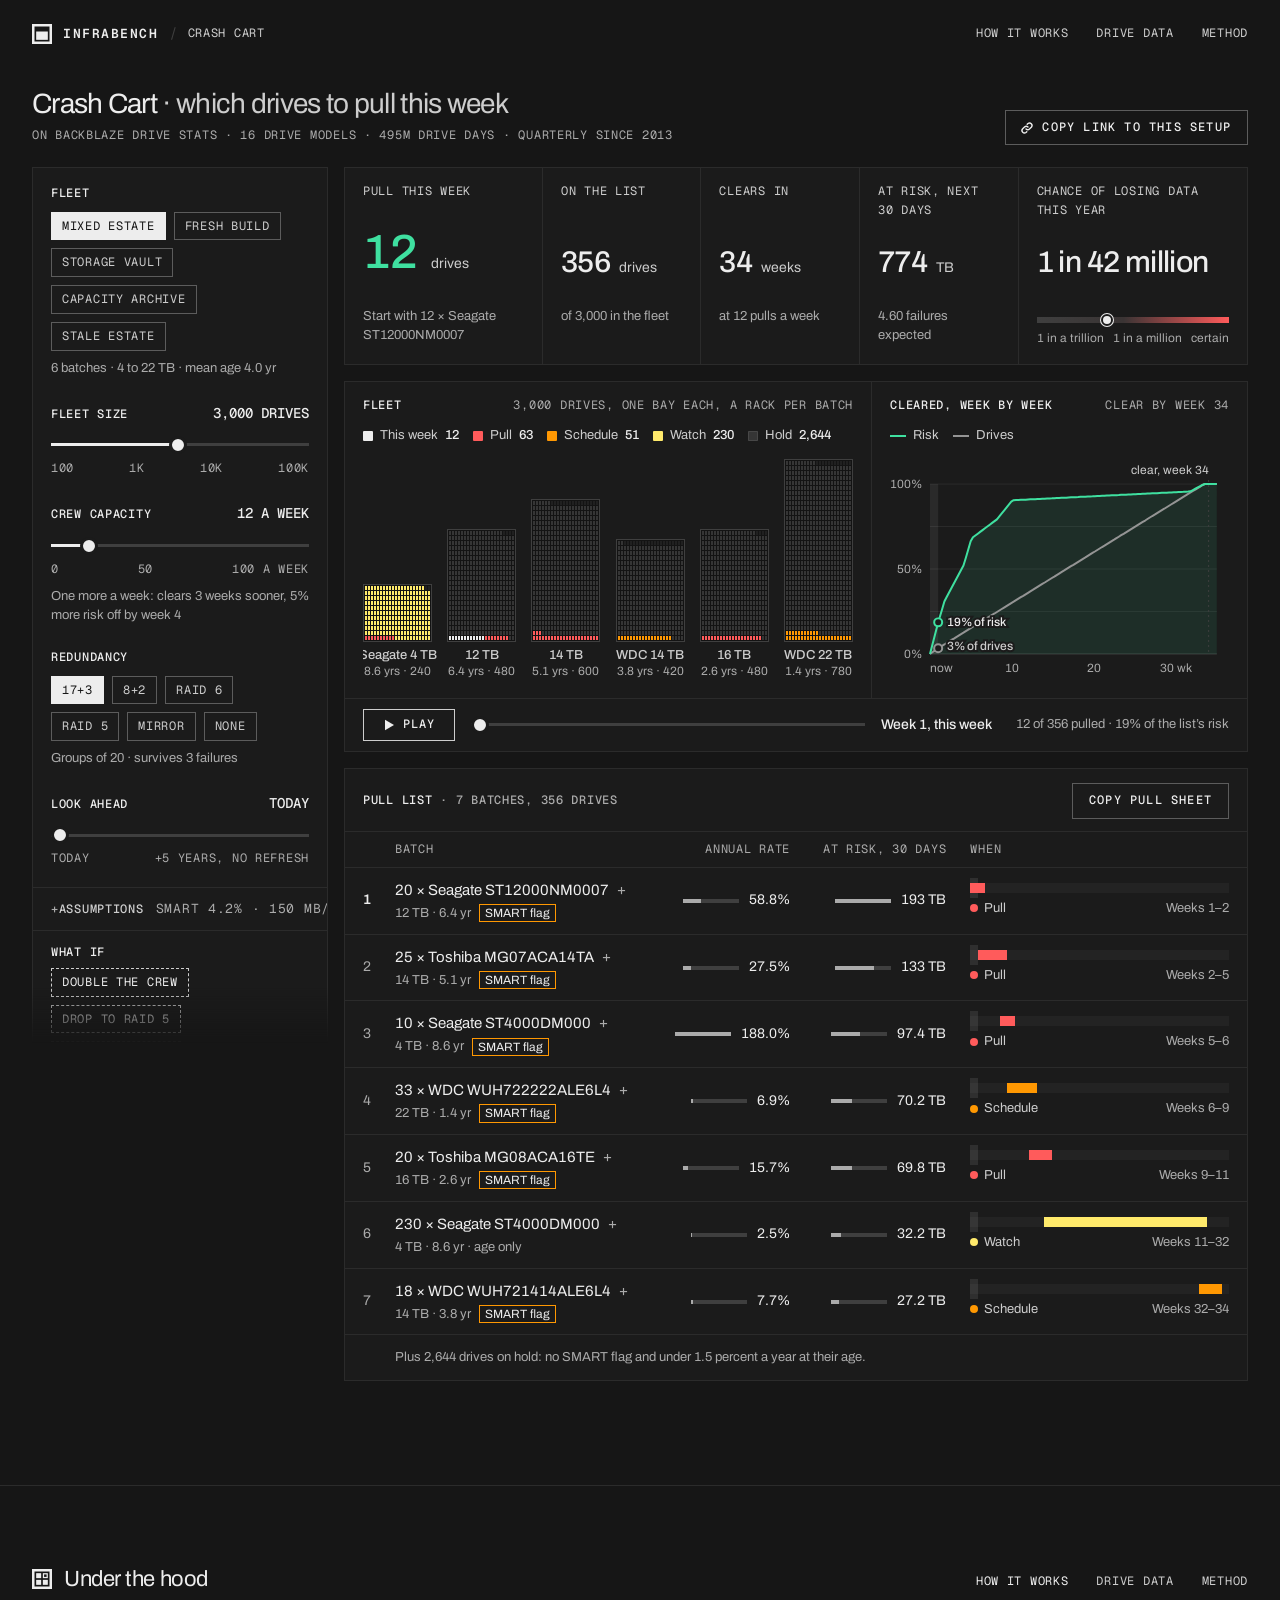
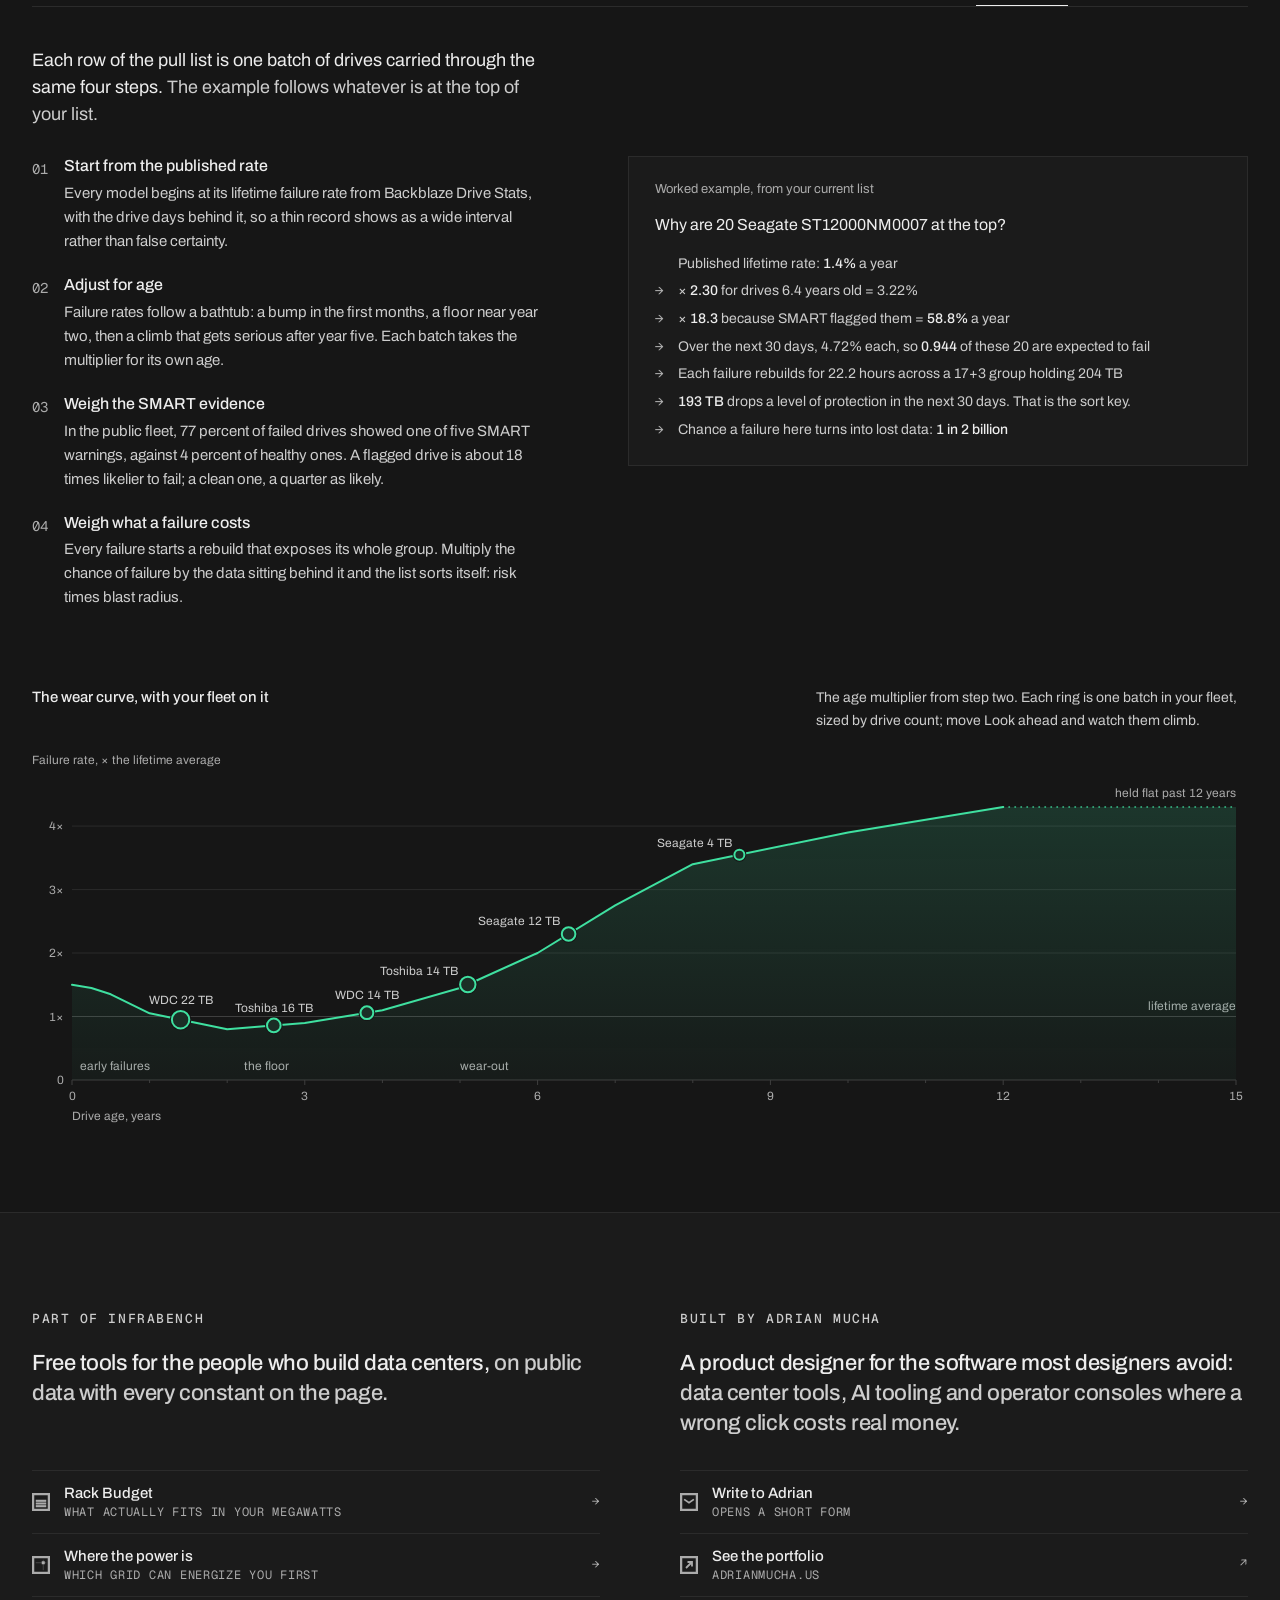
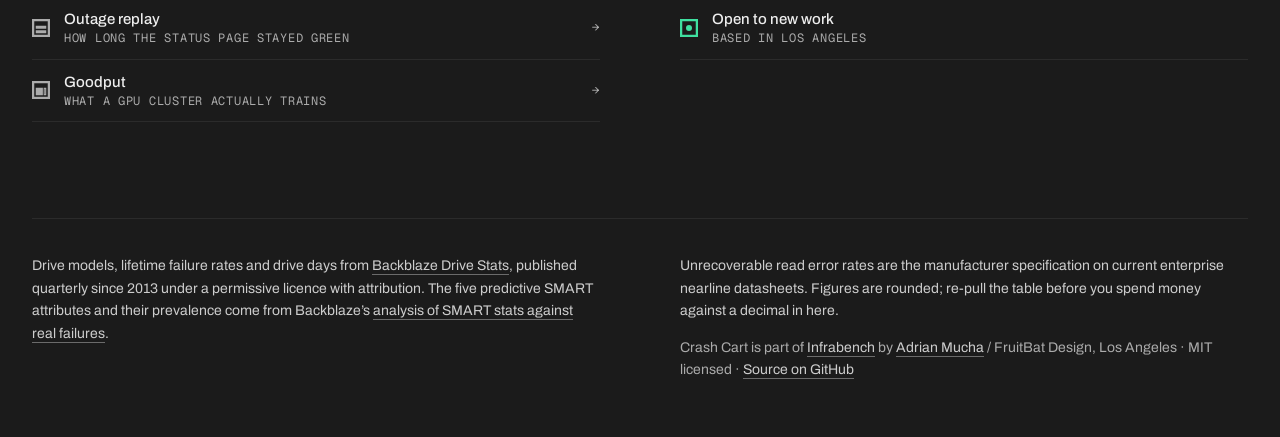
<file: crash-cart/index.html>
<!DOCTYPE html>
<html lang="en">
<head>
<meta charset="utf-8">
<meta name="viewport" content="width=device-width, initial-scale=1">
<title>Crash Cart · Infrabench</title>
<meta name="description" content="Drive failure triage on thirteen years of public fleet telemetry. Describe your fleet, get a ranked pull queue: which drives to swap this week, ordered by risk times blast radius, with the evidence that flagged each one.">
<meta property="og:title" content="Crash Cart · Which drives to pull this week">
<meta property="og:description" content="A live pull list for your fleet: public drive telemetry, a Bayesian read of SMART, and the rebuild math that decides what a failure actually costs you.">
<meta property="og:type" content="website">
<meta property="og:image" content="/crash-cart/og.png">
<meta name="twitter:card" content="summary_large_image">
<link rel="icon" href="/favicon.svg" type="image/svg+xml">
<link rel="icon" href="/favicon.png" type="image/png">
<link rel="apple-touch-icon" href="/apple-touch-icon.png">
<link rel="preconnect" href="https://fonts.googleapis.com">
<link rel="preconnect" href="https://fonts.gstatic.com" crossorigin>
<link href="https://fonts.googleapis.com/css2?family=Archivo:wght@400;500;600&family=Geist+Mono:wght@400;500;600&display=swap" rel="stylesheet">
<link rel="preconnect" href="https://www.googletagmanager.com">
<script src="/assets/analytics.js"></script>
<script defer src="https://cdn.vercel-insights.com/v1/script.js"></script>
<!-- Google tag (gtag.js) -->
<script async src="https://www.googletagmanager.com/gtag/js?id=G-B4K7J0G5X6"></script>
<script>
  window.dataLayer = window.dataLayer || [];
  function gtag(){dataLayer.push(arguments);}
  gtag('js', new Date());
  gtag('config', 'G-B4K7J0G5X6');
</script>
<style>
  /* Crash Cart as a working console, on the suite's home-page tokens and type scale.
     Inputs sit in a rail on the left; everything to the right of it redraws as they move:
     five figures, the fleet as a wall, the plan as a chart and the pull list. Explanation
     lives in tabs below the console, not on top of it. Green is the brand, focus and
     "cleared"; the band colours are status and always travel with their name. */
  :root{
    color-scheme:dark;
    --bg:#161616;          /* page surface */
    --bg2:#1B1B1B;         /* panels, one step up */
    --bg3:#222222;         /* floating readouts */
    --line:#2B2B2B;        /* hairline */
    --line2:#3F3F3F;       /* stronger rule */
    --tx:#EDEDED;          /* primary text */
    --tx2:#CDCDCD;         /* secondary text, APCA Lc 75 */
    --tx3:#ABABAB;         /* fine print, APCA Lc 60 */
    --grn:#3FE0A0;         /* the brand glyph, focus, and risk cleared */
    /* Status, least to most urgent, plus "pulled". Searched for colour vision separation
       on #1B1B1B with every pair checked: worst dE 9.0 under deutan, 15.3 normal. Hold is a
       recessive neutral, since most of any fleet is on hold and should read as context.
       Fills only; never text. */
    --r-pull:#FF5B5B;
    --r-sched:#FF9802;
    --r-watch:#FFEA6B;
    --r-hold:#353535;
    --r-week:#EDEDED;      /* the week being looked at */
    --r-done:#2BA678;      /* already pulled by then */
    --c-drives:#949494;    /* the second line on the plan, dE 15.9 from green under deutan */
    --better:#3FE0A0; --worse:#FF9A8C;   /* change chips, always with an arrow and a number */
    --action-bg:#EDEDED; --action-bg-hover:#FFFFFF; --action-fg:#161616;
    --control-border:#5C5C5C; --control-border-hover:#CDCDCD;
    --link-underline:rgba(205,205,205,.45);
    --fs-micro:12px; --fs-caption:13px; --fs-small:14px; --fs-ui:15px; --fs-body:16px; --fs-lead:18px;
    --fs-sub:20px; --fs-heading:22px; --fs-title:28px; --fs-kpi:30px; --fs-hero:48px;
    --col-gap:80px; --gutter:56px; --gap:16px; --rail:296px; --pad:18px;
    --sans:"Archivo",-apple-system,BlinkMacSystemFont,"Segoe UI",Helvetica,Arial,sans-serif;
    --mono:"Geist Mono",ui-monospace,SFMono-Regular,Menlo,Consolas,monospace;
  }
  @media(max-width:700px){:root{--fs-lead:17px;--fs-kpi:26px;--fs-hero:40px;--pad:16px}}
  @media(min-width:1680px){:root{--fs-micro:13px;--fs-caption:14px;--fs-small:15px;--fs-ui:16px;--fs-body:17px;--fs-lead:20px;
    --fs-sub:23px;--fs-heading:26px;--fs-title:34px;--fs-kpi:36px;--fs-hero:56px;--col-gap:112px;--gap:20px;--rail:336px;--pad:22px}}
  @media(min-width:2200px){:root{--fs-small:16px;--fs-body:18px;--fs-lead:21px;--fs-sub:24px;--fs-title:36px;--fs-kpi:40px;--fs-hero:60px;--col-gap:136px;--rail:360px}}

  *{box-sizing:border-box}
  [hidden]{display:none !important}
  html{-webkit-text-size-adjust:100%;text-size-adjust:100%}
  body{margin:0;background:var(--bg);color:var(--tx);font-family:var(--sans);font-size:var(--fs-body);line-height:1.6;
    -webkit-font-smoothing:antialiased;-moz-osx-font-smoothing:grayscale}
  /* a console wants the width: wider than the home page's reading column */
  .wrap{max-width:1440px;margin:0 auto;padding:0 32px}
  @media(max-width:640px){.wrap{padding:0 16px}}
  @media(min-width:1680px){.wrap{max-width:1640px}}
  @media(min-width:2200px){.wrap{max-width:1840px}}
  a{color:inherit}
  :focus-visible{outline:2px solid var(--tx);outline-offset:3px}
  .sr-only{position:absolute;width:1px;height:1px;margin:-1px;padding:0;overflow:hidden;clip:rect(0 0 0 0);white-space:nowrap;border:0}
  .skip{position:absolute;inset-inline-start:-9999px;top:0;z-index:20;padding:12px 18px;background:var(--action-bg);color:var(--action-fg);font-weight:600;font-size:var(--fs-ui)}
  .skip:focus{inset-inline-start:0}
  .glyph{color:var(--tx);flex:none;display:block}
  h2{font-size:var(--fs-heading);font-weight:500;letter-spacing:-.02em;line-height:1.2;margin:0}
  h3{font-size:var(--fs-ui);font-weight:500;line-height:1.3;margin:0}
  .num,.tn,.dash,.mini{font-variant-numeric:tabular-nums}
  /* chart labels are drawn at 12px in the markup; the scale owns their size */
  #plan text,#curve text{font-size:var(--fs-micro);font-variant-numeric:tabular-nums}

  /* ---------- header ---------- */
  .top{display:flex;align-items:center;justify-content:space-between;gap:24px;min-height:68px}
  .crumb{display:flex;align-items:center;gap:12px;min-width:0}
  .brand{display:inline-flex;align-items:center;gap:11px;text-decoration:none;
    font-family:var(--mono);font-size:var(--fs-caption);font-weight:600;letter-spacing:.12em;text-transform:uppercase}
  .brand .glyph{width:20px;height:20px}
  .crumb .sep{color:var(--line2)}
  .crumb .here{font-size:var(--fs-ui);color:var(--tx2);white-space:nowrap}
  .top nav{display:flex;gap:28px}
  .top nav a{font-size:var(--fs-ui);color:var(--tx2);text-decoration:none;padding:12px 0;white-space:nowrap}
  .top nav a:hover{color:var(--tx)}
  @media(max-width:600px){.top nav{display:none}}

  /* ---------- title bar: one line of what this is, and the share button ---------- */
  .tbar{display:flex;flex-wrap:wrap;align-items:flex-end;justify-content:space-between;gap:12px 24px;padding-block:20px 22px}
  .tbar h1{font-size:var(--fs-title);font-weight:500;letter-spacing:-.025em;line-height:1.15;margin:0;text-wrap:balance}
  .tbar h1 span{color:var(--tx2)}
  .tbar .src{font-size:var(--fs-caption);color:var(--tx3);margin:6px 0 0}
  .tbar .acts{display:flex;gap:10px}
  .tbar .acts .btn{padding-inline-start:14px}   /* the icon side, optically even with the text side */

  .btn{display:inline-flex;align-items:center;gap:8px;padding:9px 16px;background:var(--action-bg);color:var(--action-fg);
    font:inherit;font-size:var(--fs-small);font-weight:500;line-height:1.3;text-decoration:none;border:1px solid var(--action-bg);cursor:pointer;white-space:nowrap}
  .btn:hover{background:var(--action-bg-hover);border-color:var(--action-bg-hover)}
  .btn.ghost{background:none;color:var(--tx);border-color:var(--control-border)}
  .btn.ghost:hover{border-color:var(--control-border-hover)}
  .btn svg{width:14px;height:14px;flex:none}
  .btn:disabled{opacity:.45;cursor:default}

  /* ---------- the console ---------- */
  .pn{background:var(--bg2);border:1px solid var(--line);min-width:0}
  .pn-hd{display:flex;flex-wrap:wrap;align-items:baseline;justify-content:space-between;gap:6px 16px}
  .pn-hd h2{font-size:var(--fs-ui);font-weight:500;letter-spacing:0;line-height:1.3}
  .pn-hd .meta{font-size:var(--fs-caption);color:var(--tx3)}

  /* The rail spans every row; the empty last row takes whatever height it has over the
     panels, so a short pull list never stretches the rows above it. */
  .dash{display:grid;grid-template-columns:var(--rail) minmax(0,1fr);grid-template-rows:auto auto auto 1fr;
    grid-template-areas:"rail kpi" "rail viz" "rail list" "rail .";gap:var(--gap);padding-bottom:88px}
  .rail{grid-area:rail;align-self:start;position:sticky;top:12px;max-height:calc(100vh - 24px);overflow-y:auto;scrollbar-width:thin}
  /* on a short screen the rail scrolls inside itself; a fade says there is more below */
  .rail.more-below{-webkit-mask-image:linear-gradient(to bottom,#000 calc(100% - 56px),transparent);mask-image:linear-gradient(to bottom,#000 calc(100% - 56px),transparent)}
  .kpiw{grid-area:kpi;container-type:inline-size;min-width:0}
  .vizw{grid-area:viz;container-type:inline-size;min-width:0}
  .listw{grid-area:list;min-width:0;container:list / inline-size}
  @media(max-width:1180px){:root{--rail:264px}}
  @media(max-width:900px){
    .dash{grid-template-columns:minmax(0,1fr);grid-template-rows:none;grid-template-areas:"kpi" "rail" "viz" "list";padding-bottom:64px}
    .rail{position:static;max-height:none;overflow:visible}
  }

  /* ---------- inputs ---------- */
  .rail .grp{border:0;margin:0;padding:12px var(--pad);min-width:0}
  .rail > .grp:first-child{padding-top:16px}
  .rail > .grp:nth-child(5){padding-bottom:18px}
  .grp > legend,.grp-h{display:flex;justify-content:space-between;align-items:baseline;gap:12px;width:100%;
    padding:0;margin:0 0 8px;font-size:var(--fs-small);font-weight:500;color:var(--tx)}
  .rail fieldset.grp > legend{float:left}
  .rail fieldset.grp > legend + *{clear:both}
  .grp-h label{cursor:pointer}
  .grp output{font-size:var(--fs-small);font-weight:500;color:var(--tx);font-variant-numeric:tabular-nums;white-space:nowrap}
  .hint{font-size:var(--fs-caption);line-height:1.45;color:var(--tx3);margin:8px 0 0}

  .chips{display:flex;flex-wrap:wrap;gap:8px}
  .chip{position:relative;display:inline-flex}
  .chip input{position:absolute;inset:0;opacity:0;margin:0;cursor:pointer}
  .chip span{display:inline-block;padding:5px 10px;border:1px solid var(--control-border);font-size:var(--fs-small);line-height:1.4;
    color:var(--tx2);white-space:nowrap;cursor:pointer}
  .chip input:hover + span{border-color:var(--control-border-hover);color:var(--tx)}
  .chip input:checked + span{border-color:var(--tx);color:var(--action-fg);background:var(--tx)}
  .chip input:focus-visible + span{outline:2px solid var(--tx);outline-offset:2px}

  input[type=range]{-webkit-appearance:none;appearance:none;display:block;width:100%;height:26px;margin:0;background:transparent;cursor:pointer;--fill:50%}
  input[type=range]::-webkit-slider-runnable-track{height:3px;background:linear-gradient(to right,var(--tx) var(--fill),var(--line2) var(--fill))}
  input[type=range]:dir(rtl)::-webkit-slider-runnable-track{background:linear-gradient(to left,var(--tx) var(--fill),var(--line2) var(--fill))}
  input[type=range]::-moz-range-track{height:3px;background:var(--line2)}
  input[type=range]::-moz-range-progress{height:3px;background:var(--tx)}
  input[type=range]::-webkit-slider-thumb{-webkit-appearance:none;width:18px;height:18px;margin-top:-7.5px;border-radius:50%;background:var(--tx);border:3px solid var(--bg2);transition:transform .12s ease}
  input[type=range]::-moz-range-thumb{width:12px;height:12px;border-radius:50%;background:var(--tx);border:3px solid var(--bg2)}
  input[type=range]:active::-webkit-slider-thumb{transform:scale(1.2)}
  input[type=range]:focus-visible{outline:none}
  input[type=range]:focus-visible::-webkit-slider-thumb{box-shadow:0 0 0 2px var(--tx)}
  input[type=range]:focus-visible::-moz-range-thumb{box-shadow:0 0 0 2px var(--tx)}
  input[type=range]:disabled{opacity:.4;cursor:default}
  .scale{display:flex;justify-content:space-between;font-size:var(--fs-micro);color:var(--tx3);margin-top:1px;font-variant-numeric:tabular-nums}

  details.more{border-top:1px solid var(--line)}
  details.more > summary{display:flex;align-items:baseline;gap:12px;cursor:pointer;list-style:none;padding:11px var(--pad);font-size:var(--fs-small);font-weight:500;color:var(--tx2)}
  details.more > summary .sv{margin-inline-start:auto;font-size:var(--fs-caption);font-weight:400;color:var(--tx3);white-space:nowrap}
  details.more[open] > summary .sv{visibility:hidden}
  details.more > summary::-webkit-details-marker{display:none}
  details.more > summary::before{content:"+";display:inline-block;width:1.2em;margin-inline-end:-12px;color:var(--tx3);font-family:var(--mono)}
  details.more[open] > summary::before{content:"\2212"}
  details.more > summary:hover{color:var(--tx)}
  details.more .grp{border-top:0;padding-top:4px}

  .whatif{padding:14px var(--pad) 16px;border-top:1px solid var(--line)}
  .whatif h2{font-size:var(--fs-small);font-weight:500;margin:0 0 8px}
  .whatif div{display:flex;flex-wrap:wrap;gap:8px}
  .whatif button{font:inherit;font-size:var(--fs-small);line-height:1.4;color:var(--tx);background:none;border:1px dashed var(--control-border-hover);padding:5px 10px;cursor:pointer;white-space:nowrap}
  .whatif button:hover{border-style:solid;border-color:var(--tx)}
  .whatif button:disabled{color:var(--tx3);border-color:var(--line2);cursor:default;border-style:dashed}

  /* ---------- the five figures ---------- */
  .kpis{display:grid;grid-template-columns:1.25fr 1fr 1fr 1fr 1.45fr;gap:1px;margin:0;background:var(--line)}
  /* each tile spans four rows of the strip, so labels, values, changes and notes line up across it */
  .kpi{position:relative;display:grid;grid-row:span 4;grid-template-rows:subgrid;row-gap:0;margin:0;padding:14px var(--pad) 16px;background:var(--bg2);min-width:0}
  .kpi .v{align-self:end}
  .kpi dt{font-size:var(--fs-small);color:var(--tx2);line-height:1.35}
  .kpi dd{margin:0}
  .kpi .v{display:flex;align-items:baseline;flex-wrap:wrap;column-gap:.3em;margin-top:6px;font-size:var(--fs-kpi);font-weight:500;letter-spacing:-.02em;line-height:1.1;font-variant-numeric:tabular-nums}
  .kpi .v b{font-weight:500;white-space:nowrap}
  .kpi .v small{font-size:var(--fs-small);font-weight:400;color:var(--tx2);letter-spacing:0}
  .kpi.main .v{font-size:var(--fs-hero)}
  .kpi.main .v b{color:var(--grn)}
  .kpi .d{display:flex;align-items:center;gap:5px;min-height:1.5em;margin-top:6px;font-size:var(--fs-caption);font-weight:500;color:var(--tx3);font-variant-numeric:tabular-nums;white-space:nowrap}
  .kpi .d.good{color:var(--better)} .kpi .d.bad{color:var(--worse)}
  .kpi .d i{font-style:normal;font-size:.75em}
  .kpi .s{margin-top:2px;font-size:var(--fs-caption);color:var(--tx3);line-height:1.45;text-wrap:pretty}
  .kpi.hit{animation:kflash .7s ease-out}
  @keyframes kflash{from{background:#272727}to{background:var(--bg2)}}
  /* where the odds sit between one in a trillion and certain */
  .gauge{position:relative;height:6px;margin:12px 0 0;background:linear-gradient(to right,#3F3F3F 0%,#3A3434 45%,#FF5B5B 100%)}
  .gauge:dir(rtl){background:linear-gradient(to left,#3F3F3F 0%,#3A3434 45%,#FF5B5B 100%)}
  .gauge .mk,.gauge .was{position:absolute;top:50%;width:12px;height:12px;margin:0;margin-block-start:-6px;margin-inline-start:-6px;border-radius:50%;inset-inline-start:var(--p,0%)}
  .gauge .mk{background:var(--tx);border:2px solid var(--bg2);box-shadow:0 0 0 1px var(--tx)}
  .gauge .was{border:1.5px dashed var(--tx3);background:transparent}
  .gscale{display:flex;justify-content:space-between;margin-top:6px;font-size:var(--fs-micro);color:var(--tx3)}
  .alert{display:flex;align-items:center;gap:10px;margin:0;padding:10px var(--pad);background:var(--bg2);border:1px solid var(--line);border-top:0;font-size:var(--fs-small);line-height:1.45;color:var(--tx);text-wrap:pretty}
  .alert .ic{width:10px;height:10px;flex:none}
  .alert.warn .ic{background:var(--r-sched)} .alert.bad .ic{background:var(--r-pull)} .alert.ok .ic{background:var(--grn)}
  @container (max-width:860px){
    .kpis{grid-template-columns:repeat(6,minmax(0,1fr))}
    .kpi{grid-column:span 2} .kpi.risk,.kpi.odds{grid-column:span 3}
  }
  @container (max-width:520px){
    /* two by two, with the odds, the longest figure, across the bottom */
    .kpis{grid-template-columns:repeat(2,minmax(0,1fr))}
    .kpi,.kpi.risk,.kpi.main{grid-column:span 1} .kpi.odds{grid-column:1 / -1}
  }

  /* ---------- the wall and the plan, driven by one week scrubber ---------- */
  .viz{display:grid;grid-template-columns:minmax(0,7fr) minmax(0,5fr)}
  .viz > figure{margin:0;padding:14px var(--pad) 16px;min-width:0}
  .viz > figure + figure{border-inline-start:1px solid var(--line)}
  @container (max-width:820px){
    .viz{grid-template-columns:minmax(0,1fr)}
    .viz > figure + figure{border-inline-start:0;border-top:1px solid var(--line)}
  }
  .legend{display:flex;flex-wrap:wrap;gap:4px 14px;margin:10px 0 12px;padding:0;list-style:none;font-size:var(--fs-caption);color:var(--tx2)}
  .legend li{display:inline-flex;align-items:center;gap:7px;white-space:nowrap;cursor:default}
  .legend b{font-weight:500;color:var(--tx);font-variant-numeric:tabular-nums}
  .sw{width:10px;height:10px;flex:none;border-radius:1px}
  .sw.done{background:var(--r-done)} .sw.week{background:var(--r-week)} .sw.pull{background:var(--r-pull)} .sw.sched{background:var(--r-sched)}
  .sw.watch{background:var(--r-watch)} .sw.hold{background:var(--r-hold);box-shadow:inset 0 0 0 1px #474747}
  .ln{width:16px;height:0;flex:none;border-top:2px solid}
  .ln.risk{border-color:var(--grn)} .ln.drv{border-color:var(--c-drives)} .ln.was{border-top:2px dashed var(--tx3)}
  .box{position:relative}
  #wall{display:block;width:100%;touch-action:pan-y;cursor:pointer}
  #plan{display:block;width:100%;overflow:visible;touch-action:pan-y;cursor:crosshair}
  /* floating readouts lift with a ring and a shadow rather than a solid border, so they sit
     cleanly over whatever colour is underneath */
  .tip{position:absolute;z-index:5;pointer-events:none;min-width:190px;max-width:280px;padding:9px 12px;background:var(--bg3);
    font-size:var(--fs-caption);line-height:1.45;color:var(--tx2);box-shadow:0 0 0 1px rgba(255,255,255,.1),0 8px 24px rgba(0,0,0,.45)}
  .tip b{display:block;color:var(--tx);font-weight:500;font-size:var(--fs-small)}
  .tip .k{display:flex;align-items:center;gap:7px;margin-top:5px;color:var(--tx)}
  .tip .row{display:flex;justify-content:space-between;gap:16px;margin-top:3px}
  .tip .row span:last-child{color:var(--tx);font-variant-numeric:tabular-nums}

  .player{grid-column:1 / -1;display:flex;align-items:center;gap:10px 16px;padding:10px var(--pad);border-top:1px solid var(--line)}
  .player .btn{padding:7px 14px 7px 12px;min-width:92px;justify-content:center}
  /* play and pause both live in the button and cross-fade, so the swap reads as one control changing state */
  .pi{display:inline-grid;flex:none;width:14px;height:14px}
  .pi svg{grid-area:1 / 1}
  .pi .ia,#play.playing .pi .ip{opacity:0;scale:.25;filter:blur(4px)}
  #play.playing .pi .ia{opacity:1;scale:1;filter:blur(0)}
  @media (prefers-reduced-motion: no-preference){
    .pi svg{transition:opacity .3s cubic-bezier(.2,0,0,1),scale .3s cubic-bezier(.2,0,0,1),filter .3s cubic-bezier(.2,0,0,1)}
  }
  .player > *{flex:none}
  .player input[type=range]{flex:1 1 0;width:auto;min-width:100px}
  .player output{font-size:var(--fs-small);font-weight:500;white-space:nowrap;font-variant-numeric:tabular-nums;min-width:8.5em}
  .player .st{font-size:var(--fs-caption);color:var(--tx3);white-space:nowrap;font-variant-numeric:tabular-nums;min-width:14em;text-align:end}
  @container (max-width:640px){
    .player{flex-wrap:wrap}
    .player input[type=range]{order:3;flex-basis:100%}
    .player .st{order:4;text-align:start;min-width:0}
  }

  /* ---------- the pull list ---------- */
  .listw .pn-hd{padding:14px var(--pad) 12px}
  .listw .pn-hd .r{display:flex;align-items:center;gap:16px}
  table.pl{width:100%;border-collapse:collapse;font-size:var(--fs-small)}
  .pl th{font-size:var(--fs-caption);font-weight:400;color:var(--tx3);text-align:start;padding:8px 12px;border-top:1px solid var(--line);white-space:nowrap}
  .pl td{padding:10px 12px;border-top:1px solid var(--line);vertical-align:middle}
  .pl th:first-child,.pl td:first-child{padding-inline-start:var(--pad)}
  .pl th:last-child,.pl td:last-child{padding-inline-end:var(--pad)}
  .pl .rk{width:2.6em;color:var(--tx3);font-variant-numeric:tabular-nums}
  .pl th.n,.pl td.n{text-align:end}
  .pl td.n{white-space:nowrap;font-variant-numeric:tabular-nums}
  .pl .exp{display:block;padding:0;margin:0;background:none;border:0;font:inherit;color:inherit;text-align:start;cursor:pointer}
  .pl .nm{display:block;color:var(--tx);font-size:var(--fs-ui)}
  .pl .nm::after{content:"+";font-family:var(--mono);color:var(--tx3);margin-inline-start:.5em}
  .pl .exp[aria-expanded="true"] .nm::after{content:"\2212"}
  .pl .exp:hover .nm{text-decoration:underline;text-decoration-thickness:1px;text-underline-offset:.3em}
  .pl .mt{display:flex;flex-wrap:wrap;align-items:center;gap:2px 8px;font-size:var(--fs-caption);color:var(--tx3);margin-top:1px}
  .flag{display:inline-block;padding:0 5px;border:1px solid var(--r-sched);color:var(--tx);font-size:var(--fs-micro);line-height:1.35}
  /* magnitudes as thin bars, each against the largest in the list */
  .bar{display:inline-block;width:56px;height:4px;margin-inline-end:10px;background:var(--line2);vertical-align:middle}
  .bar i{display:block;height:100%;background:var(--tx3)}
  .pl .when{width:32%;min-width:180px}
  .gantt{position:relative;height:10px;background:rgba(237,237,237,.035);cursor:pointer}
  .gantt .nw{position:absolute;top:-5px;bottom:-5px;background:rgba(237,237,237,.09);pointer-events:none}
  .gantt .g{position:absolute;top:0;bottom:0;min-width:3px;overflow:hidden}
  .gantt .g.pull{background:var(--r-pull)} .gantt .g.sched{background:var(--r-sched)} .gantt .g.watch{background:var(--r-watch)}
  .gantt .g i{position:absolute;inset-block:0;inset-inline-start:0;background:var(--r-done)}
  .gl{display:flex;justify-content:space-between;gap:12px;margin-top:5px;font-size:var(--fs-caption);color:var(--tx3);white-space:nowrap}
  .gl .bd{display:inline-flex;align-items:center;gap:6px;color:var(--tx2)}
  @media (prefers-reduced-motion: no-preference){
    .bar i{transition:width .3s ease}
    .gantt .g{transition:inset-inline-start .3s ease,width .3s ease}
    .gantt .g i{transition:width .2s linear}
    .gantt .nw{transition:inset-inline-start .2s linear,width .3s ease}
    .gauge .mk,.gauge .was{transition:inset-inline-start .35s cubic-bezier(.2,.7,.2,1)}
  }
  .pl tr.qr.lit td{background:#212121}
  .pl tr.qr.cur td.rk{color:var(--tx);font-weight:600}
  .pl tr.qr.past .nm,.pl tr.qr.past td.n{color:var(--tx3)}
  .pl tr.qd td{padding:2px 12px 18px;border-top:0}
  .pl tr.hold td{color:var(--tx3);font-size:var(--fs-caption);padding-block:12px}
  .dot{display:inline-block;width:8px;height:8px;border-radius:50%;flex:none}
  .dot.pull{background:var(--r-pull)} .dot.sched{background:var(--r-sched)} .dot.watch{background:var(--r-watch)} .dot.hold{background:var(--r-hold)}
  .dot.done{background:var(--r-done)} .dot.week{background:var(--r-week)}

  /* a row's arithmetic, as the numbers that multiply into it */
  .calc{display:flex;flex-wrap:wrap;align-items:center;gap:6px;margin:0}
  .calc + .calc{margin-top:6px}
  .calc .c{display:inline-flex;flex-direction:column;padding:5px 10px;border:1px solid var(--line2);background:var(--bg);line-height:1.3}
  .calc .c b{font-weight:500;color:var(--tx);font-variant-numeric:tabular-nums;font-size:var(--fs-small)}
  .calc .c span{font-size:var(--fs-micro);color:var(--tx3)}
  .calc .c.out{border-color:var(--tx3)}
  .calc .op{color:var(--tx3);font-family:var(--mono);font-size:var(--fs-small);padding:0 2px}
  .qd .note{margin:10px 0 0;color:var(--tx3);font-size:var(--fs-caption);text-wrap:pretty}

  /* below about 840px of its own width the table's five columns squeeze the names; the
     rows stack instead, wherever the panel happens to be that narrow */
  @container list (max-width:839px){
    /* the headers leave the screen but stay in the table, so each value keeps its column name for screen readers */
    .pl thead{position:absolute;width:1px;height:1px;overflow:hidden;clip-path:inset(50%);white-space:nowrap}
    .pl tr.qr{position:relative;display:flex;flex-wrap:wrap;align-items:center;column-gap:16px;row-gap:6px;
      padding:12px var(--pad) 14px calc(var(--pad) + 2em);border-top:1px solid var(--line)}
    .pl tr.qr td{border:0;padding:0}
    .pl td.rk{position:absolute;inset-inline-start:var(--pad);top:13px;width:auto}
    .pl td.who{flex:1 1 100%}
    .pl td.n{text-align:start}
    .pl td.n .bar{display:none}
    .pl td.n.rate::after{content:" a year";color:var(--tx3)}
    .pl td.n.risk::after{content:" at risk";color:var(--tx3)}
    .pl td.when{flex:1 1 100%;width:auto;min-width:0;padding:0}
    .pl tr.qd{display:block} .pl tr.qd td{display:block;padding:0 var(--pad) 16px calc(var(--pad) + 2em)}
    .pl tr.qd td:first-child{display:none}
    .pl tr.hold{display:block} .pl tr.hold td{display:block;padding:12px var(--pad);border-top:1px solid var(--line)}
    .pl tr.hold td:first-child{display:none}
  }

  /* ---------- under the hood: one tab at a time ---------- */
  .ref{padding-block:72px 88px;border-top:1px solid var(--line)}
  .ref-hd{display:flex;flex-wrap:wrap;align-items:flex-end;justify-content:space-between;gap:16px 40px;border-bottom:1px solid var(--line);margin-bottom:40px}
  .ref-hd h2{display:flex;align-items:center;gap:12px;padding-bottom:14px}
  .ref-hd h2 .glyph{width:20px;height:20px}
  .tabs{display:flex;gap:28px;overflow-x:auto;scrollbar-width:none}
  .tabs button{background:none;border:0;border-bottom:2px solid transparent;margin-bottom:-1px;padding:12px 0;font:inherit;font-size:var(--fs-ui);color:var(--tx2);cursor:pointer;white-space:nowrap}
  .tabs button:hover{color:var(--tx)}
  .tabs button[aria-selected="true"]{color:var(--tx);border-bottom-color:var(--tx)}
  .tabs button:focus-visible{outline-offset:-2px}
  [role=tabpanel]:focus-visible{outline-offset:8px}
  .two{display:grid;grid-template-columns:minmax(0,5fr) minmax(0,6fr);column-gap:var(--col-gap);row-gap:48px}
  @media(max-width:900px){.two{grid-template-columns:minmax(0,1fr)}.lead{max-width:none}}
  .lead{margin:0 0 28px;font-size:var(--fs-lead);line-height:1.5;color:var(--tx2);max-width:calc((100% - var(--col-gap)) * 5 / 11);text-wrap:pretty}
  .lead span{color:var(--tx)}
  .steps{margin:0;padding:0;list-style:none;counter-reset:s}
  .steps li{counter-increment:s;display:grid;grid-template-columns:2em minmax(0,1fr);padding:0 0 22px}
  .steps li::before{content:counter(s, decimal-leading-zero);font-family:var(--mono);color:var(--tx3);font-size:var(--fs-small);padding-top:2px}
  .steps h3{font-size:var(--fs-body);margin-bottom:4px}
  .steps p{margin:0;color:var(--tx2);font-size:var(--fs-ui);text-wrap:pretty}
  .ex{margin:0;align-self:start;background:var(--bg2);border:1px solid var(--line);padding:22px 26px}
  .ex figcaption{font-size:var(--fs-caption);color:var(--tx3);margin:0 0 12px}
  .ex .q{font-size:var(--fs-body);color:var(--tx);margin:0 0 12px;text-wrap:pretty}
  .chain{margin:0;padding:0;list-style:none;font-size:var(--fs-small);line-height:1.55;color:var(--tx2)}
  .chain li{display:grid;grid-template-columns:1.6em minmax(0,1fr);padding:3px 0}
  .chain li::before{content:"\2192";color:var(--tx3);font-family:var(--mono)}
  .chain li:first-child::before{content:""}
  .chain b{color:var(--tx);font-weight:500;font-variant-numeric:tabular-nums}
  .curve{margin-top:56px}
  .curve-hd{display:flex;flex-wrap:wrap;justify-content:space-between;align-items:baseline;gap:8px 24px;margin-bottom:12px}
  .curve-hd p{margin:0;color:var(--tx2);font-size:var(--fs-small);max-width:54ch;text-wrap:pretty}
  #curve{display:block;width:100%;height:auto;overflow:visible}
  .ctip{position:absolute;z-index:5;pointer-events:none;padding:8px 10px;background:var(--bg3);box-shadow:0 0 0 1px rgba(255,255,255,.1),0 8px 24px rgba(0,0,0,.45);font-size:var(--fs-small);line-height:1.4;color:var(--tx2);white-space:nowrap}
  .ctip b{display:block;color:var(--tx);font-weight:500}

  .tscroll{overflow-x:auto}
  .tscroll.more-end{-webkit-mask-image:linear-gradient(to right,#000 calc(100% - 56px),transparent);mask-image:linear-gradient(to right,#000 calc(100% - 56px),transparent)}
  table.ref-t{width:100%;border-collapse:collapse;font-size:var(--fs-small);min-width:720px}
  .ref-t th{font-weight:400;color:var(--tx3);text-align:start;padding:8px 16px 10px 0;border-bottom:1px solid var(--line2);font-size:var(--fs-caption)}
  .ref-t td,.ref-t tbody th{padding:12px 16px 12px 0;border-bottom:1px solid var(--line);vertical-align:top;text-align:start;font-weight:400;color:var(--tx2)}
  .ref-t tbody th{color:var(--tx)}
  .ref-t .m{font-variant-numeric:tabular-nums;white-space:nowrap}
  .ref-t .ci{display:block;color:var(--tx3);font-size:var(--fs-caption)}
  /* Only the notes wrap. Every other column holds its line, so the notes column takes the
     rest of the table and its text runs to the table's edge rather than stopping short. */
  .ref-t th,.ref-t td{white-space:nowrap}
  .ref-t td:last-child{white-space:normal;width:100%}
  .ref-t .nt{display:block;text-wrap:pretty}
  .profs{display:grid;grid-template-columns:repeat(auto-fill,minmax(260px,1fr));gap:1px;margin:48px 0 0;background:var(--line);border:1px solid var(--line)}
  .profs div{background:var(--bg2);padding:18px 20px}
  .profs dt{font-size:var(--fs-ui);font-weight:500;color:var(--tx)}
  .profs dd{margin:6px 0 0;font-size:var(--fs-small);color:var(--tx2);text-wrap:pretty}
  .profs dd.f{font-size:var(--fs-caption);color:var(--tx3)}

  dl.eq{margin:0}
  dl.eq div{display:grid;grid-template-columns:minmax(0,11em) minmax(0,1fr);gap:4px 24px;padding:12px 0;border-bottom:1px solid var(--line)}
  dl.eq div:first-child{border-top:1px solid var(--line)}
  dl.eq dt{color:var(--tx);font-size:var(--fs-small)}
  dl.eq dd{margin:0;color:var(--tx2);font-size:var(--fs-small);font-family:var(--mono);line-height:1.6}
  dl.eq dd i{font-family:var(--sans);font-style:normal;color:var(--tx3)}
  dl.eq var{font-style:normal;color:var(--tx)}
  @media(max-width:560px){dl.eq div{grid-template-columns:minmax(0,1fr)}}
  .calls p{margin:0 0 16px;color:var(--tx2);text-wrap:pretty}
  .calls p b{color:var(--tx);font-weight:500}

  /* ---------- about and footer ----------
     The page's sign-off, on its own full-bleed band one step up from the page, so it reads
     as the suite and the author rather than more of the tool. Two mirrored halves: each
     gets a label in the wordmark's voice, a two-tone line and three rows, and the halves
     share their rows through a subgrid, so the labels, the lines and the lists start level
     whatever the lines' lengths. The footer keeps the halves: the sources on the left, the
     caveat and the credit on the right. */
  .sec{padding-block:96px;border-top:1px solid var(--line)}
  @media(max-width:700px){.sec{padding-block:64px}.ref{padding-block:56px 64px}}
  .about,footer{background:var(--bg2)}
  .about .wrap,footer .wrap{display:grid;grid-template-columns:repeat(2,minmax(0,1fr));column-gap:var(--col-gap)}
  .about .wrap{grid-template-rows:repeat(3,auto)}
  .so-half{grid-row:span 3;display:grid;grid-template-rows:subgrid}
  .so-label{margin:0 0 20px;font-family:var(--mono);font-size:var(--fs-caption);font-weight:500;letter-spacing:.12em;
    line-height:20px;text-transform:uppercase;color:var(--tx2)}
  .so-line{margin:0;font-size:var(--fs-heading);font-weight:500;letter-spacing:-.02em;line-height:1.35;color:var(--tx);text-wrap:pretty}
  .so-line span{color:var(--tx2)}
  .so-rows{align-self:start;list-style:none;margin:32px 0 0;padding:0;border-bottom:1px solid var(--line)}
  .so-rows li > *{display:grid;grid-template-columns:auto minmax(0,1fr) auto;align-items:center;column-gap:14px;padding:12px 0;
    border-top:1px solid var(--line);color:var(--tx2);text-decoration:none}
  .so-rows .glyph{width:18px;height:18px;color:var(--tx3)}
  .so-name{display:block;font-size:var(--fs-ui);font-weight:500;line-height:1.4;color:var(--tx)}
  .so-what{display:block;font-size:var(--fs-small);line-height:1.4;color:var(--tx3)}
  .so-end{font-size:var(--fs-small);color:var(--tx3)}
  /* the links light up on hover; availability is a status, so its glyph stays green */
  /* the contact row is a button that opens the form, dressed as the rows around it */
  .so-rows button{width:100%;margin:0;background:none;border:0;border-top:1px solid var(--line);font:inherit;text-align:start;cursor:pointer}
  .so-rows :is(a,button):hover .glyph{color:var(--tx)}
  .so-open .glyph{color:var(--grn)}
  .so-rows :is(a,button):hover .so-end{color:var(--tx)}
  footer{padding:0 0 56px;font-size:var(--fs-small);color:var(--tx3)}
  footer .wrap{row-gap:14px}
  footer .wrap::before{content:"";grid-column:1 / -1;border-top:1px solid var(--line);margin-bottom:22px}
  footer p{margin:0;text-wrap:pretty}
  footer .fine{color:var(--tx2)}
  footer .fine:first-of-type{grid-row:span 2}
  /* stacked, the author comes first */
  @media(max-width:900px){
    .about .wrap,footer .wrap{grid-template-columns:minmax(0,1fr)}
    .about .wrap{grid-template-rows:none;row-gap:64px}
    .so-half{grid-row:auto;display:block}
    .about .me{order:-1}
    .so-line{font-size:var(--fs-sub)}
    footer .fine:first-of-type{grid-row:auto}
  }
  footer a{color:var(--tx2);text-decoration:underline;text-decoration-thickness:1px;text-underline-offset:.3em;text-decoration-color:var(--link-underline)}
  footer a:hover{color:var(--tx);text-decoration-color:currentColor}

  /* phone: when the figures scroll away under the inputs, a one-line copy rides along */
  .mini{position:fixed;inset-inline:12px;bottom:calc(12px + env(safe-area-inset-bottom));z-index:15;display:none;align-items:center;justify-content:space-between;gap:12px;
    padding:12px 16px;background:var(--bg3);box-shadow:0 0 0 1px rgba(255,255,255,.1),0 10px 30px rgba(0,0,0,.5);font-size:var(--fs-small);color:var(--tx2)}
  .mini b{color:var(--tx);font-weight:500;font-size:var(--fs-ui)}
  .mini.on{display:flex}
  @media(min-width:901px){.mini.on{display:none}}

  .toast{position:fixed;bottom:24px;inset-inline-start:50%;transform:translate(-50%,8px);z-index:30;padding:10px 16px;background:var(--action-bg);color:var(--action-fg);
    font-size:var(--fs-small);font-weight:500;opacity:0;pointer-events:none}
  .toast.on{opacity:1;transform:translate(-50%,0)}
  @media (prefers-reduced-motion: no-preference){
    html{scroll-behavior:smooth}
    /* the toast leaves faster and softer than it arrived */
    .toast{transition:opacity .15s ease-out,transform .15s ease-out}
    .toast.on{transition-duration:.2s}
    /* a press gives way a little; joined segments, tabs and text links stay still */
    .btn,.whatif button,.chip span{transition:scale .15s ease-out}
    .btn:active:not(:disabled),.whatif button:active:not(:disabled),.chip input:active + span{scale:.96}
  }
  @media (prefers-reduced-motion: reduce){ .kpi.hit{animation:none} }

  @media print{
    :root{--bg:#fff;--bg2:#fff;--bg3:#fff;--line:#c7cdd5;--line2:#a8b1bc;--tx:#12161b;--tx2:#39424d;--tx3:#5b6470}
    .top nav,.tbar .acts,.rail,.vizw,.mini,.toast,.skip,.ref,.sec,.listw .pn-hd .btn,.gauge,.gscale{display:none}
    .dash{display:block;padding:0} .kpiw{margin-bottom:16px}
    .print-url{display:block;margin-top:14px;font-family:var(--mono);font-size:11px;word-break:break-all}
  }
  .print-url{display:none}

  /* ---------- terminal dress ----------
     The suite's shared voice, the same as the index: everything that labels or operates
     the page is uppercase mono, sentences and figures stay in the sans. Controls are drawn
     in outline and fill when used. Green is a data colour here, never chrome. */
  ::selection{background:var(--tx);color:var(--bg)}
  .top nav a,.crumb .here,.btn,.pn-hd h2,.pn-hd .meta,.grp > legend,.grp-h,.kpi dt,.chip span,.seg button,
  .whatif h2,.whatif button,.pl th,.tabs button,.scale,details.more > summary,.tbar .src,.so-what,.so-end{
    font-family:var(--mono);font-size:var(--fs-micro);letter-spacing:.06em;text-transform:uppercase}
  .grp output,.grp > legend output,.grp-h output{font-family:var(--mono);letter-spacing:0}
  .tbar h1,h2{font-weight:400}
  .pn-hd h2{font-weight:500;letter-spacing:.06em}
  .kpi dt,.tbar .src,.pn-hd .meta{line-height:1.6}
  .btn{background:none;color:var(--tx);border-color:var(--tx2);letter-spacing:.1em}
  .btn:hover,.btn.ghost:hover{background:var(--tx);border-color:var(--tx);color:var(--bg)}
  .btn.ghost{border-color:var(--control-border)}
  .tabs button{padding-block:14px}
</style>
</head>
<body>

<a class="skip" href="#console">Skip to the tool</a>

<svg width="0" height="0" style="position:absolute" aria-hidden="true">
  <symbol id="g-infrabench" viewBox="0 0 24 24"><rect x="1.5" y="1.5" width="21" height="21" fill="none" stroke="currentColor" stroke-width="3"/><rect x="5" y="9" width="14" height="10" fill="currentColor"/></symbol>
  <symbol id="g-rack-budget" viewBox="0 0 24 24"><rect x="1.5" y="1.5" width="21" height="21" fill="none" stroke="currentColor" stroke-width="3"/><rect x="5" y="16.2" width="14" height="2.8" fill="currentColor"/><rect x="5" y="12.6" width="14" height="2.8" fill="currentColor"/><rect x="5" y="9" width="14" height="2.8" fill="currentColor"/></symbol>
  <symbol id="g-crash-cart" viewBox="0 0 24 24"><rect x="1.5" y="1.5" width="21" height="21" fill="none" stroke="currentColor" stroke-width="3"/><rect x="5" y="5" width="6" height="6" fill="currentColor"/><rect x="5" y="13" width="6" height="6" fill="currentColor"/><rect x="13" y="13" width="6" height="6" fill="currentColor"/><rect x="13.75" y="5.75" width="4.5" height="4.5" fill="none" stroke="currentColor" stroke-width="1.5"/></symbol>
  <symbol id="g-power-map" viewBox="0 0 24 24"><rect x="1.5" y="1.5" width="21" height="21" fill="none" stroke="currentColor" stroke-width="3"/><line x1="5" y1="9" x2="19" y2="9" stroke="currentColor" stroke-width="0.8" opacity="0.5"/><line x1="15" y1="5" x2="15" y2="19" stroke="currentColor" stroke-width="0.8" opacity="0.5"/><rect x="13" y="7" width="4" height="4" fill="currentColor"/></symbol>
  <symbol id="g-outage-replay" viewBox="0 0 24 24"><rect x="1.5" y="1.5" width="21" height="21" fill="none" stroke="currentColor" stroke-width="3"/><rect x="5" y="9" width="14" height="4" fill="currentColor"/><rect x="5" y="15" width="14" height="4" fill="currentColor"/></symbol>
  <symbol id="g-goodput" viewBox="0 0 24 24"><rect x="1.5" y="1.5" width="21" height="21" fill="none" stroke="currentColor" stroke-width="3"/><rect x="5" y="9" width="9.5" height="10" fill="currentColor"/><rect x="16.25" y="9.75" width="2" height="8.5" fill="none" stroke="currentColor" stroke-width="1.5"/></symbol>
  <symbol id="g-mail" viewBox="0 0 24 24"><rect x="1.5" y="1.5" width="21" height="21" fill="none" stroke="currentColor" stroke-width="3"/><path d="M5.5 8.5 12 13l6.5-4.5" fill="none" stroke="currentColor" stroke-width="2.4"/></symbol>
  <symbol id="g-out" viewBox="0 0 24 24"><rect x="1.5" y="1.5" width="21" height="21" fill="none" stroke="currentColor" stroke-width="3"/><path d="M8 16 16 8M10 8h6v6" fill="none" stroke="currentColor" stroke-width="2.4"/></symbol>
  <symbol id="g-open" viewBox="0 0 24 24"><rect x="1.5" y="1.5" width="21" height="21" fill="none" stroke="currentColor" stroke-width="3"/><circle cx="12" cy="12" r="4" fill="currentColor"/></symbol>
  <symbol id="i-play" viewBox="0 0 14 14"><path d="M4 1.8v10.4L13 7z" fill="currentColor"/></symbol>
  <symbol id="i-pause" viewBox="0 0 14 14"><path d="M3 2h3v10H3zM8 2h3v10H8z" fill="currentColor"/></symbol>
  <symbol id="i-link" viewBox="0 0 14 14"><path d="M6 8a2.5 2.5 0 0 0 3.5 0l2-2A2.5 2.5 0 0 0 8 2.5l-.8.8M8 6a2.5 2.5 0 0 0-3.5 0l-2 2A2.5 2.5 0 0 0 6 11.5l.8-.8" fill="none" stroke="currentColor" stroke-width="1.4" stroke-linecap="round"/></symbol>
</svg>

<header class="wrap top">
  <div class="crumb">
    <a class="brand" href="/"><svg class="glyph" aria-hidden="true"><use href="#g-infrabench"/></svg>Infrabench</a>
    <span class="sep" aria-hidden="true">/</span>
    <span class="here">Crash Cart</span>
  </div>
  <nav aria-label="Page">
    <a href="#how" data-tab="how">How it works</a>
    <a href="#data" data-tab="data">Drive data</a>
    <a href="#method" data-tab="method">Method</a>
  </nav>
</header>

<main id="main">

<div class="wrap tbar">
  <div>
    <h1>Crash Cart <span>· which drives to pull this week</span></h1>
    <!-- counted off the drive table, so it cannot drift from what the tool queues -->
    <p class="src" id="prov"></p>
  </div>
  <div class="acts">
    <button class="btn ghost" type="button" id="copyLink"><svg aria-hidden="true"><use href="#i-link"/></svg>Copy link to this setup</button>
  </div>
</div>

<!-- ================= THE CONSOLE ================= -->
<section class="wrap dash" id="console" aria-label="Crash Cart">
  <p class="sr-only" id="srStatus" role="status"></p>

  <!-- inputs -->
  <div class="rail pn" role="group" aria-label="Your fleet">
    <fieldset class="grp">
      <legend>Fleet</legend>
      <div class="chips" id="profChips"></div>
      <p class="hint" id="profNote"></p>
    </fieldset>

    <div class="grp">
      <div class="grp-h"><label for="drives">Fleet size</label><output id="drivesOut" for="drives"></output></div>
      <input type="range" id="drives" min="0" max="1000" step="1">
      <div class="scale" aria-hidden="true"><span>100</span><span>1K</span><span>10K</span><span>100K</span></div>
    </div>

    <div class="grp">
      <div class="grp-h"><label for="pulls">Crew capacity</label><output id="pullsOut" for="pulls"></output></div>
      <input type="range" id="pulls" min="0" max="100" step="1">
      <div class="scale" aria-hidden="true"><span>0</span><span>50</span><span>100 a week</span></div>
      <p class="hint" id="pullsHint"></p>
    </div>

    <fieldset class="grp">
      <legend>Redundancy</legend>
      <div class="chips" id="schemeChips"></div>
      <p class="hint" id="schemeNote"></p>
    </fieldset>

    <div class="grp">
      <div class="grp-h"><label for="years">Look ahead</label><output id="yearsOut" for="years"></output></div>
      <input type="range" id="years" min="0" max="5" step="0.5">
      <div class="scale" aria-hidden="true"><span>Today</span><span>+5 years, no refresh</span></div>
    </div>

    <details class="more">
      <summary>Assumptions <span class="sv" id="asmVal"></span></summary>
      <div class="grp">
        <div class="grp-h"><label for="smart">SMART coverage</label><output id="smartOut" for="smart"></output></div>
        <input type="range" id="smart" min="0" max="15" step="0.1">
        <p class="hint" id="smartNote"></p>
      </div>
      <div class="grp">
        <div class="grp-h"><label for="rebuild">Rebuild rate</label><output id="rebuildOut" for="rebuild"></output></div>
        <input type="range" id="rebuild" min="50" max="500" step="10">
        <p class="hint" id="rebuildNote"></p>
      </div>
    </details>

    <div class="whatif" role="group" aria-labelledby="wiH">
      <h2 id="wiH">What if</h2>
      <div class="try">
        <button type="button" data-try="crew">Double the crew</button>
        <button type="button" data-try="raid5">Drop to RAID 5</button>
        <button type="button" data-try="nosmart">Turn off SMART</button>
        <button type="button" data-try="age">Look five years ahead</button>
        <button type="button" data-try="reset">Start over</button>
      </div>
    </div>
  </div>

  <!-- the five figures -->
  <div class="kpiw" id="answer">
    <dl class="kpis pn" id="kpis">
      <div class="kpi main"><dt>Pull this week</dt><dd class="v"><b id="kv0"></b><small id="ku0"></small></dd><dd class="d" id="kd0"></dd><dd class="s" id="ks0"></dd></div>
      <div class="kpi"><dt>On the list</dt><dd class="v"><b id="kv1"></b><small id="ku1"></small></dd><dd class="d" id="kd1"></dd><dd class="s" id="ks1"></dd></div>
      <div class="kpi"><dt>Clears in</dt><dd class="v"><b id="kv2"></b><small id="ku2"></small></dd><dd class="d" id="kd2"></dd><dd class="s" id="ks2"></dd></div>
      <div class="kpi risk"><dt>At risk, next 30 days</dt><dd class="v"><b id="kv3"></b><small id="ku3"></small></dd><dd class="d" id="kd3"></dd><dd class="s" id="ks3"></dd></div>
      <div class="kpi odds"><dt>Chance of losing data this year</dt><dd class="v"><b id="kv4"></b></dd><dd class="d" id="kd4"></dd>
        <dd class="gw"><div class="gauge" id="gauge" role="img"><span class="was" id="gWas" hidden></span><span class="mk" id="gMk"></span></div>
          <div class="gscale" aria-hidden="true"><span>1 in a trillion</span><span>1 in a million</span><span>certain</span></div></dd></div>
    </dl>
    <p class="alert" id="alert" hidden><span class="ic" aria-hidden="true"></span><span id="alertT"></span></p>
  </div>

  <!-- the fleet and the plan -->
  <div class="vizw">
    <div class="viz pn">
      <!-- The wall is a picture of the pull list below, which carries every value in it;
           the hover readout adds the drive's place in the plan, never a number the table lacks. -->
      <figure aria-labelledby="wallTitle">
        <div class="pn-hd"><h2 id="wallTitle">Fleet</h2><span class="meta" id="wallMeta"></span></div>
        <ul class="legend" id="legend"></ul>
        <div class="box">
          <canvas id="wall" role="img"></canvas>
          <div class="tip" id="wallTip" hidden aria-hidden="true"></div>
        </div>
      </figure>
      <figure aria-labelledby="planTitle">
        <div class="pn-hd"><h2 id="planTitle">Cleared, week by week</h2><span class="meta" id="planMeta"></span></div>
        <ul class="legend" id="planKey">
          <li><span class="ln risk" aria-hidden="true"></span>Risk</li>
          <li><span class="ln drv" aria-hidden="true"></span>Drives</li>
          <li id="planWas" hidden><span class="ln was" aria-hidden="true"></span>Before your change</li>
        </ul>
        <div class="box">
          <svg id="plan" role="img"></svg>
          <div class="tip" id="planTip" hidden aria-hidden="true"></div>
        </div>
      </figure>
      <div class="player">
        <button class="btn" type="button" id="play"><span class="pi" aria-hidden="true"><svg class="ip"><use href="#i-play"/></svg><svg class="ia"><use href="#i-pause"/></svg></span><span class="pl">Play</span></button>
        <label class="sr-only" for="wk">Week to show</label>
        <input type="range" id="wk" min="1" max="1" step="1" value="1">
        <output id="wkOut" for="wk"></output>
        <span class="st" id="wkStat"></span>
      </div>
    </div>
  </div>

  <!-- the pull list -->
  <div class="listw pn">
    <div class="pn-hd">
      <h2>Pull list <span class="meta" id="listMeta"></span></h2>
      <div class="r"><button class="btn ghost" type="button" id="copySheet">Copy pull sheet</button></div>
    </div>
    <table class="pl">
      <caption class="sr-only">Drive groups in the queue, most urgent first, with annual failure rate, data at risk in the next 30 days and the weeks each group is pulled</caption>
      <thead><tr><th scope="col"><span class="sr-only">Rank</span></th><th scope="col">Batch</th><th scope="col" class="n">Annual rate</th><th scope="col" class="n">At risk, 30 days</th><th scope="col">When</th></tr></thead>
      <tbody id="queue"></tbody>
    </table>
    <div class="print-url" id="printUrl"></div>
  </div>
</section>

<!-- ================= UNDER THE HOOD ================= -->
<section class="ref" id="ref" aria-labelledby="refH"><div class="wrap">
  <div class="ref-hd">
    <h2 id="refH"><svg class="glyph" aria-hidden="true"><use href="#g-crash-cart"/></svg>Under the hood</h2>
    <div class="tabs" role="tablist" aria-labelledby="refH">
      <button type="button" role="tab" id="t-how" aria-controls="how" aria-selected="true">How it works</button>
      <button type="button" role="tab" id="t-data" aria-controls="data" aria-selected="false" tabindex="-1">Drive data</button>
      <button type="button" role="tab" id="t-method" aria-controls="method" aria-selected="false" tabindex="-1">Method</button>
    </div>
  </div>

  <div role="tabpanel" id="how" aria-labelledby="t-how" tabindex="0">
    <p class="lead"><span>Each row of the pull list is one batch of drives carried through the same four steps.</span> The example follows whatever is at the top of your list.</p>
    <div class="two">
      <ol class="steps">
        <li><div><h3>Start from the published rate</h3><p>Every model begins at its lifetime failure rate from Backblaze Drive Stats, with the drive days behind it, so a thin record shows as a wide interval rather than false certainty.</p></div></li>
        <li><div><h3>Adjust for age</h3><p>Failure rates follow a bathtub: a bump in the first months, a floor near year two, then a climb that gets serious after year five. Each batch takes the multiplier for its own age.</p></div></li>
        <li><div><h3>Weigh the SMART evidence</h3><p>In the public fleet, 77 percent of failed drives showed one of five SMART warnings, against 4 percent of healthy ones. A flagged drive is about 18 times likelier to fail; a clean one, a quarter as likely.</p></div></li>
        <li><div><h3>Weigh what a failure costs</h3><p>Every failure starts a rebuild that exposes its whole group. Multiply the chance of failure by the data sitting behind it and the list sorts itself: risk times blast radius.</p></div></li>
      </ol>
      <figure class="ex">
        <figcaption>Worked example, from your current list</figcaption>
        <p class="q" id="wxQ"></p>
        <ol class="chain" id="wx"></ol>
      </figure>
    </div>
    <div class="curve">
      <div class="curve-hd">
        <h3>The wear curve, with your fleet on it</h3>
        <p>The age multiplier from step two. Each ring is one batch in your fleet, sized by drive count; move Look ahead and watch them climb.</p>
      </div>
      <div class="box">
        <svg id="curve" role="img" aria-labelledby="curveTitle curveDesc"><title id="curveTitle">Failure rate multiplier against drive age</title><desc id="curveDesc">A shallow bathtub: about 1.45 times the lifetime average in the first months, 0.8 at year two, then rising past year five to about 3.9 by year ten and 4.3 at twelve, where the published curve ends and the model holds it flat. The batches in your fleet are plotted along it.</desc></svg>
        <div class="ctip" id="curveTip" hidden aria-hidden="true"></div>
      </div>
    </div>
  </div>

  <div role="tabpanel" id="data" aria-labelledby="t-data" tabindex="0" hidden>
    <p class="lead" id="refSum"><span>Every model the tool can queue,</span> with its published lifetime failure rate, the 95 percent interval on it, and the record behind it.</p>
    <div class="tscroll" tabindex="0" role="region" aria-label="Drive models, scrolls sideways on narrow screens">
      <table class="ref-t">
        <caption class="sr-only">Drive models with published lifetime annualized failure rates, 95 percent intervals and drive days observed, from Backblaze Drive Stats</caption>
        <thead><tr><th scope="col">Model</th><th scope="col">Capacity</th><th scope="col">Lifetime rate</th><th scope="col">95% interval</th><th scope="col">Drive days</th><th scope="col">Notes</th></tr></thead>
        <tbody id="refBody"></tbody>
      </table>
    </div>
    <dl class="profs" id="profs" aria-label="The five fleet profiles"></dl>
  </div>

  <div role="tabpanel" id="method" aria-labelledby="t-method" tabindex="0" hidden>
    <p class="lead"><span>This is the whole model.</span> If you disagree with a constant, you know exactly which one to argue with.</p>
    <div class="two">
      <dl class="eq">
        <div><dt>Annual rate</dt><dd>lifetime rate &times; age multiplier &times; evidence ratio</dd></div>
        <div><dt>Evidence ratio</dt><dd>18.26 if flagged, 0.24 if clean <i>normalized to the coverage you set</i></dd></div>
        <div><dt>Chance of failing in 30 days</dt><dd>1 &minus; exp(&minus;annual rate &times; 30 / 365)</dd></div>
        <div><dt>Rebuild hours</dt><dd>capacity TB &times; 10<sup>6</sup> / rebuild MB/s / 3600</dd></div>
        <div><dt>Exposure per survivor</dt><dd>1 &minus; exp(&minus;batch rate &times; rebuild hours / 8760)</dd></div>
        <div><dt>Chance a group loses data</dt><dd>P(at least <var>m</var> of the <var>k</var>+<var>m</var>&minus;1 survivors fail in that window)</dd></div>
        <div><dt>Blast radius</dt><dd><var>k</var> &times; capacity <i>the data the group holds</i></dd></div>
        <div><dt>At risk, 30 days</dt><dd>drives &times; chance of failing &times; blast radius <i>the sort key</i></dd></div>
        <div><dt>Data actually lost</dt><dd>the same &times; chance the group loses data <i>the fleet total</i></dd></div>
      </dl>
      <div class="calls">
        <p><b>SMART is evidence, not a threshold.</b> Flagged drives carry an 18&times; likelihood ratio and clean ones 0.24&times;, renormalized to the coverage you set so the fleet’s total expected failures are preserved.</p>
        <p><b>The age multiplier</b> follows the published bathtub shape, normalized so a mixed-age fleet averages 1.0. <b>Look ahead</b> adds the same years to every batch and reads the curve at the new age: no replacements, no new drives, no change in rates beyond the curve.</p>
        <p><b>Rebuild rate is the effective rate on a live system,</b> not the spec sheet; 150 MB/s is an honest default. Unrecoverable read errors count only where no parity is left.</p>
        <p><b>The list holds drives with a reason.</b> The bands sit at 1.5 percent a year (watch), 5 (schedule) and 15 (pull). The crew works the list top down; weeks after the first assume it also absorbs the drives that newly earn a place each week, which is what the plan chart and the week scrubber show.</p>
        <p><b>A triage heuristic, not a warranty model.</b> Figures are the published lifetime table, rounded; re-pull the current quarter before you spend money, and nothing here replaces watching your own fleet.</p>
      </div>
    </div>
  </div>
</div></section>

<section class="sec about" aria-label="About">
  <div class="wrap">
    <div class="so-half suite">
      <h2 class="so-label">Part of Infrabench</h2>
      <p class="so-line">Free tools for the people who build data centers, <span>on public data with every constant on the page.</span></p>
      <ul class="so-rows" aria-label="The other Infrabench tools">
        <li><a href="/rack-budget/"><svg class="glyph" aria-hidden="true"><use href="#g-rack-budget"/></svg><span><span class="so-name">Rack Budget</span><span class="so-what">what actually fits in your megawatts</span></span><span class="so-end" aria-hidden="true">&rarr;</span></a></li>
        <li><a href="/where-the-power-is/"><svg class="glyph" aria-hidden="true"><use href="#g-power-map"/></svg><span><span class="so-name">Where the power is</span><span class="so-what">which grid can energize you first</span></span><span class="so-end" aria-hidden="true">&rarr;</span></a></li>
        <li><a href="/outage-replay/"><svg class="glyph" aria-hidden="true"><use href="#g-outage-replay"/></svg><span><span class="so-name">Outage replay</span><span class="so-what">how long the status page stayed green</span></span><span class="so-end" aria-hidden="true">&rarr;</span></a></li>
        <li><a href="/goodput/"><svg class="glyph" aria-hidden="true"><use href="#g-goodput"/></svg><span><span class="so-name">Goodput</span><span class="so-what">what a GPU cluster actually trains</span></span><span class="so-end" aria-hidden="true">&rarr;</span></a></li>
      </ul>
    </div>
    <div class="so-half me">
      <h2 class="so-label">Built by Adrian Mucha</h2>
      <p class="so-line">A product designer for the software most designers avoid: <span>data center tools, AI tooling and operator consoles where a wrong click costs real money.</span></p>
      <ul class="so-rows" aria-label="Contact">
        <li><button type="button" data-contact aria-haspopup="dialog"><svg class="glyph" aria-hidden="true"><use href="#g-mail"/></svg><span><span class="so-name">Write to Adrian</span><span class="so-what">Opens a short form</span></span><span class="so-end" aria-hidden="true">&rarr;</span></button></li>
        <li><a href="https://adrianmucha.us" target="_blank" rel="noopener"><svg class="glyph" aria-hidden="true"><use href="#g-out"/></svg><span><span class="so-name">See the portfolio</span><span class="so-what">adrianmucha.us</span></span><span class="so-end" aria-hidden="true">&#8599;</span></a></li>
        <li><div class="so-open"><svg class="glyph" aria-hidden="true"><use href="#g-open"/></svg><span><span class="so-name">Open to new work</span><span class="so-what">Based in Los Angeles</span></span></div></li>
      </ul>
    </div>
  </div>
</section>

</main>

<footer>
  <div class="wrap">
    <p class="fine">Drive models, lifetime failure rates and drive days from <a href="https://www.backblaze.com/cloud-storage/resources/hard-drive-test-data" target="_blank" rel="noopener">Backblaze Drive Stats</a>, published quarterly since 2013 under a permissive licence with attribution. The five predictive SMART attributes and their prevalence come from Backblaze’s <a href="https://www.backblaze.com/blog/what-smart-stats-indicate-hard-drive-failures/" target="_blank" rel="noopener">analysis of SMART stats against real failures</a>.</p>
    <p class="fine">Unrecoverable read error rates are the manufacturer specification on current enterprise nearline datasheets. Figures are rounded; re-pull the table before you spend money against a decimal in here.</p>
    <p class="meta">Crash Cart is part of <a href="/">Infrabench</a> by <a href="https://adrianmucha.us" target="_blank" rel="noopener">Adrian Mucha</a> / FruitBat Design, Los&nbsp;Angeles &middot; MIT licensed &middot; <a href="https://github.com/adrianomucha/infrabench" target="_blank" rel="noopener">Source&nbsp;on&nbsp;GitHub</a></p>
  </div>
</footer>

<div class="mini" id="mini" aria-hidden="true"><span><b id="miniN"></b></span><span id="miniW"></span></div>
<div class="toast" id="toast" role="status"></div>

<script>
(function(){
  "use strict";

  /* ============================================================================
     THE DATA. Lifetime figures from Backblaze Drive Stats, rounded: AFR to one
     decimal, drive days to two significant figures. Everything else on the page
     is derived from this block, so correcting it against a fresher quarter is a
     single edit here.
     ========================================================================= */
  var MODELS = [
    {id:"st4000",  brand:"Seagate", model:"ST4000DM000",      tb:4,  afr:2.9, days:89,  note:"The 4 TB workhorse. Enormous sample, and the reason nobody trusts a spec sheet."},
    {id:"hgst4",   brand:"HGST",    model:"HMS5C4040BLE640",  tb:4,  afr:0.6, days:43,  note:"Ran the better part of a decade and barely noticed. The counter-example."},
    {id:"st8",     brand:"Seagate", model:"ST8000NM0055",     tb:8,  afr:1.0, days:36,  note:"The 8 TB vault standard for years."},
    {id:"hgst8",   brand:"HGST",    model:"HUH728080ALE600",  tb:8,  afr:1.0, days:7.6, note:"Helium, 8 TB, steady through a long service life. Smaller deployment."},
    {id:"st12a",   brand:"Seagate", model:"ST12000NM0007",    tb:12, afr:1.4, days:62,  note:"The one with a bad stretch mid-life. Rate is a lifetime average over it."},
    {id:"st12b",   brand:"Seagate", model:"ST12000NM0008",    tb:12, afr:1.0, days:29,  note:"The revision that fixed it."},
    {id:"hgst12",  brand:"HGST",    model:"HUH721212ALE604",  tb:12, afr:0.9, days:24,  note:"Large deployment, unremarkable in the way you want."},
    {id:"tosh14",  brand:"Toshiba", model:"MG07ACA14TA",      tb:14, afr:1.0, days:69,  note:"Toshiba’s volume 14 TB. Ordinary rate, awkward age by now."},
    {id:"st14",    brand:"Seagate", model:"ST14000NM001G",    tb:14, afr:1.2, days:15,  note:"Exos 14 TB, mid-pack."},
    {id:"wdc14",   brand:"WDC",     model:"WUH721414ALE6L4",  tb:14, afr:0.4, days:14,  note:"One of the lowest sustained rates in the whole table."},
    {id:"st16",    brand:"Seagate", model:"ST16000NM001G",    tb:16, afr:0.8, days:19,  note:"Exos 16 TB, the volume 16 TB Seagate."},
    {id:"tosh16",  brand:"Toshiba", model:"MG08ACA16TE",      tb:16, afr:1.0, days:44,  note:"Very large 16 TB deployment."},
    {id:"wdc16",   brand:"WDC",     model:"WUH721816ALE6L0",  tb:16, afr:0.4, days:28,  note:"The 16 TB companion to the 14, and just as quiet."},
    {id:"tosh16b", brand:"Toshiba", model:"MG09ACA16TE",      tb:16, afr:1.0, days:4.6, note:"Newer Toshiba 16 TB, shorter record."},
    {id:"wdc22",   brand:"WDC",     model:"WUH722222ALE6L4",  tb:22, afr:0.4, days:7.3, note:"22 TB. Low rate so far, but the rebuild window is the story here."},
    {id:"st24",    brand:"Seagate", model:"ST24000NM002H",    tb:24, afr:0.6, days:3.8, note:"24 TB, recent. Interval is wide because the record is short."}
  ];

  /* Fleet profiles. Share is the fraction of the fleet, age is in years. */
  var PROFILES = [
    {id:"mixed", name:"mixed estate", note:"The common case: a 4 TB tail nobody has decommissioned, two generations of 14 TB in the middle, and a 22 TB build that landed last year. The oldest drives fail the most and cost the least; the newest, the reverse.",
     mix:[["st4000",.08,8.6],["st12a",.16,6.4],["tosh14",.20,5.1],["wdc14",.14,3.8],["tosh16",.16,2.6],["wdc22",.26,1.4]]},
    {id:"fresh", name:"fresh build", note:"New vaults, high capacity, low rates. The risk is not the drives, it is what a 22 TB rebuild does to a group.",
     mix:[["wdc22",.30,1.2],["st24",.25,0.7],["tosh16b",.25,1.6],["wdc16",.20,1.9]]},
    {id:"vault", name:"storage vault", note:"Drives bought when 12 TB was the top of the line, still holding cold data because they still spin.",
     mix:[["st8",.25,7.8],["hgst8",.20,8.2],["st12a",.30,6.4],["hgst12",.25,5.5]]},
    {id:"archive", name:"capacity archive", note:"Modern capacity tier. Low failure rates, and the longest rebuild windows in the table.",
     mix:[["st16",.30,3.4],["tosh16",.25,2.6],["wdc16",.25,1.9],["wdc22",.20,1.2]]},
    {id:"stale", name:"stale estate", note:"Never refreshed, past the knee of the curve on every cohort. The queue stops being triage and starts being a capital request.",
     mix:[["st4000",.30,9.5],["hgst4",.20,9.0],["st8",.30,7.8],["hgst8",.20,8.2]]}
  ];

  /* k data units, m parity units. Group size is k+m. */
  var SCHEMES = [
    {id:"ec173",  name:"erasure-coded 17+3",   short:"17+3",   k:17, m:3, note:"Three parity shards across twenty drives, the standard vault geometry. Losing one drive is paperwork."},
    {id:"ec82",   name:"erasure-coded 8+2",    short:"8+2",    k:8,  m:2, note:"Two parity shards. Tighter groups, less data behind each failure, less headroom during a rebuild."},
    {id:"raid6",  name:"RAID 6 (6+2)",         short:"RAID 6", k:6,  m:2, note:"Two parity drives. Survives a second failure during rebuild, which is the whole reason it exists."},
    {id:"raid5",  name:"RAID 5 (4+1)",         short:"RAID 5", k:4,  m:1, note:"One parity drive. A second failure or a single unrecoverable read during rebuild is data loss."},
    {id:"mirror", name:"mirrored (RAID 1/10)", short:"Mirror", k:1,  m:1, note:"One copy. Fast rebuild, no tolerance for a bad sector on the survivor while it runs."},
    {id:"none",   name:"unprotected",          short:"None",   k:1,  m:0, note:"Every failure is data loss. Included because a surprising number of fleets have a tier like this."}
  ];

  /* Age multiplier against drive age in years, interpolated between the knots. */
  var AGE = [[0,1.50],[0.25,1.45],[0.5,1.35],[1,1.05],[2,0.80],[3,0.90],[4,1.10],[5,1.45],[6,2.00],[7,2.75],[8,3.40],[10,3.90],[12,4.30]];

  var SENS = 0.767;        // P(one of the five canaries | the drive failed)
  var PREV = 0.042;        // P(one of the five canaries | the drive is operational)
  var UBER = 1e-15;        // rated unrecoverable read errors per bit, enterprise nearline
  // band edges on the age and evidence adjusted annual rate. Below WEAROUT a population is
  // inventory, not work, and stays out of the queue entirely.
  var WEAROUT = 0.015, SCHED_BAND = 0.05, PULL_BAND = 0.15;

  var $ = function(id){ return document.getElementById(id); };
  var DEFAULTS = { profile:"mixed", drives:3000, scheme:"ec173", smart:4.2, rebuild:150, pulls:12, years:0 };
  var state = { profile:"mixed", drives:3000, scheme:"ec173", smart:4.2, rebuild:150, pulls:12, years:0 };

  /* Prose is authored with ordinary spaces and welded on the way out: a figure and its
     unit are one word, so a wrap never strands a "22" at the end of a line. */
  var NB = " ";
  var UNITS = /(\d) (?=TB\b|MB\/s|yr\b|hours?\b|percent\b|years?\b|weeks?\b|drives?\b)/g;
  function weld(s){ return s.replace(UNITS, "$1"+NB); }

  function fmt(n, d){
    if(!isFinite(n)) return "0";
    d = d === undefined ? 0 : d;
    return n.toLocaleString("en-US",{minimumFractionDigits:d, maximumFractionDigits:d});
  }
  // a number small enough that rounding it to a fixed width would print zero
  function fmtSmall(n){
    if(!isFinite(n) || n <= 0) return "0";
    if(n >= 100) return fmt(n);
    if(n >= 10) return fmt(n,1);
    if(n >= 1) return fmt(n,2);
    if(n >= 0.01) return fmt(n,3);
    return n.toExponential(1);
  }
  /* Rebuild survival probabilities span eleven orders of magnitude between a 17+3 vault and
     a RAID 5 set of 16 TB drives, so anything rarer than one in a thousand is said in odds. */
  function odds(p){
    if(!isFinite(p) || p <= 0) return "never";
    if(p >= 0.1) return Math.round(p*100)+"%";
    if(p >= 0.001) return (p*100).toFixed(1)+"%";
    var n = 1/p;
    if(n >= 1e12) return "1 in a trillion";
    if(n >= 1e9) return "1 in "+fmt(n/1e9)+" billion";
    if(n >= 1e6) return "1 in "+fmt(n/1e6)+" million";
    if(n >= 1e3) return "1 in "+fmt(n/1e3)+" thousand";
    return "1 in "+fmt(n);
  }
  function byId(list, id){
    for(var i=0;i<list.length;i++){ if(list[i].id===id) return list[i]; }
    return list[0];
  }
  function profile(){ return byId(PROFILES, state.profile); }
  function profileAge(p){
    var w = 0, a = 0;
    p.mix.forEach(function(c){ w += c[1]; a += c[1]*c[2]; });
    return w ? a/w : 0;
  }
  function profileSpan(p){
    var lo = Infinity, hi = 0;
    p.mix.forEach(function(c){ var t = byId(MODELS, c[0]).tb; lo = Math.min(lo,t); hi = Math.max(hi,t); });
    return lo + " to " + hi + NB + "TB";
  }
  function scheme(){ return byId(SCHEMES, state.scheme); }
  function model(id){ return byId(MODELS, id); }

  function ageMul(a){
    if(a <= AGE[0][0]) return AGE[0][1];
    for(var i=1;i<AGE.length;i++){
      if(a <= AGE[i][0]){
        var t = (a - AGE[i-1][0]) / (AGE[i][0] - AGE[i-1][0]);
        return AGE[i-1][1] + t*(AGE[i][1] - AGE[i-1][1]);
      }
    }
    return AGE[AGE.length-1][1];
  }

  // 95 percent Poisson interval on the published rate, from the failures behind it
  function interval(afr, daysMillions){
    var fails = (afr/100) * (daysMillions*1e6/365);
    if(fails <= 0) return [0,0,0];
    var rel = 1.96/Math.sqrt(fails);
    return [Math.max(0, afr*(1-rel)), afr*(1+rel), fails];
  }
  function ivText(iv){
    var d = iv[0].toFixed(1) === iv[1].toFixed(1) ? 2 : 1;
    return iv[0].toFixed(d)+" to "+iv[1].toFixed(d)+"%";
  }

  // P(at least need failures among n survivors, each with probability p)
  function atLeast(n, p, need){
    if(need <= 0) return 1;
    if(need > n) return 0;
    var below = 0, term = Math.pow(1-p, n);
    for(var i=0;i<need;i++){
      below += term;
      term = term * (n-i)/(i+1) * (p/(1-p));
    }
    return Math.max(0, Math.min(1, 1-below));
  }

  function compute(){
    var p = profile(), sc = scheme(), prev = state.smart/100;
    var lrPos = SENS/PREV, lrNeg = (1-SENS)/(1-PREV);
    // renormalize so moving the prevalence does not invent or destroy failures
    var norm = prev*lrPos + (1-prev)*lrNeg;
    if(norm <= 0) norm = 1;

    var group = sc.k + sc.m, rows = [], totalFail30 = 0, totalTb = 0, totalFlag = 0, totalDrives = 0;
    var lossPerYear = 0;
    var shareSum = 0, i;
    for(i=0;i<p.mix.length;i++) shareSum += p.mix[i][1];

    for(i=0;i<p.mix.length;i++){
      // Look ahead ages every batch by the same years; nothing else about it changes
      var md = model(p.mix[i][0]), age = p.mix[i][2] + (state.years || 0);
      var n = Math.round(state.drives * (p.mix[i][1]/shareSum));
      if(n <= 0) continue;
      totalDrives += n;

      var base = (md.afr/100) * ageMul(age);
      var rebuildH = md.tb*1e6 / state.rebuild / 3600;
      var blastTb = sc.m === 0 ? md.tb : sc.k * md.tb;
      // an unrecoverable read while rebuilding is only fatal with no parity to spare
      var pUre = sc.m <= 1 ? 1 - Math.exp(-blastTb*8e12*UBER) : 0;

      var nFlag = Math.round(n * prev), split = [
        { flagged:true,  n:nFlag,     lr:lrPos/norm },
        { flagged:false, n:n - nFlag, lr:lrNeg/norm }
      ];

      for(var s=0;s<split.length;s++){
        var sub = split[s];
        if(sub.n <= 0) continue;
        var rate = base * sub.lr;                                 // per drive per year
        var p30 = 1 - Math.exp(-rate*30/365);
        var expFail = sub.n * p30;
        totalFail30 += expFail;
        if(sub.flagged) totalFlag += sub.n;

        var pLoss;
        if(sc.m === 0){ pLoss = 1; }
        else {
          /* The drives rebuilding alongside this one are ordinary members of the cohort, not
             copies of the one that died, so their exposure runs at the pre-evidence rate. */
          var exposure = 1 - Math.exp(-base*rebuildH/8760);       // per survivor, per rebuild
          pLoss = atLeast(group-1, exposure, sc.m);
          if(sc.m === 1) pLoss = pLoss + (1-pLoss)*pUre;
        }
        /* tbExposed is the data that drops a layer of protection, which always happens and is
           the work being scheduled; tbLost is the data actually gone, which belongs in the
           fleet total rather than in the sort. */
        var tbExposed = expFail * blastTb;
        var tbLost = expFail * pLoss * blastTb;
        totalTb += tbExposed;
        lossPerYear += expFail * (365/30) * pLoss;

        var band = rate >= PULL_BAND ? "pull"
                 : rate >= SCHED_BAND ? "sched"
                 : rate >= WEAROUT ? "watch" : "hold";

        rows.push({
          md:md, age:age, n:sub.n, flagged:sub.flagged, rate:rate, p30:p30,
          expFail:expFail, pLoss:pLoss, blastTb:blastTb, tb:tbExposed, tbLost:tbLost, band:band,
          rebuildH:rebuildH, ageMul:ageMul(age), lr:sub.lr
        });
      }
    }

    // risk times blast radius: the data likely to drop a layer of protection sorts the queue
    rows.sort(function(a,b){ return b.tb-a.tb; });

    // the queue holds rows with a reason to be there; the rest is inventory
    var queue = rows.filter(function(r){ return r.band !== "hold"; });
    var queueDrives = 0;
    for(i=0;i<queue.length;i++) queueDrives += queue[i].n;

    // arrivals: the rate at which drives newly earn a place in the queue
    var arrivals = (totalFail30/0.767) * (7/30);
    var thisWeek = Math.min(state.pulls, queueDrives);

    // what the week's capacity buys, prorated through the row it lands inside
    var budget = thisWeek, tbCovered = 0;
    for(i=0;i<queue.length && budget>0;i++){
      var take = Math.min(budget, queue[i].n);
      tbCovered += queue[i].tb * (take/queue[i].n);
      budget -= take;
    }

    return {
      rows:rows, queue:queue, queueDrives:queueDrives, thisWeek:thisWeek,
      totalDrives:totalDrives, totalFail30:totalFail30, totalTb:totalTb, totalFlag:totalFlag,
      pLossYear: 1 - Math.exp(-lossPerYear), tbCovered:tbCovered,
      arrivals:arrivals, group:group, sc:sc,
      backlogWeeks: state.pulls > arrivals ? queueDrives/Math.max(state.pulls-arrivals, 1e-9) : Infinity
    };
  }
  /* ===== MODEL END: everything above is the model; everything below draws it ===== */

  var BAND = { pull:"Pull", sched:"Schedule", watch:"Watch", hold:"Hold" };
  var reduce = window.matchMedia ? window.matchMedia("(prefers-reduced-motion: reduce)") : { matches:false };
  function cssVar(n){ return getComputedStyle(document.documentElement).getPropertyValue(n).trim(); }
  function plural(n, one, many){ return n === 1 ? one : (many || one + "s"); }
  function clamp(v, a, b){ return Math.max(a, Math.min(b, v)); }
  function ease(k){ return 1 - Math.pow(1 - k, 3); }
  function pct(f){ return (100 * clamp(f, 0, 1)).toFixed(3) + "%"; }

  /* compute() plus the two things the drawing needs from the moment it ran */
  function run(){
    var r = compute();
    r.pulls = state.pulls;
    r.queueTb = 0; r.queue.forEach(function(x){ r.queueTb += x.tb; });
    return r;
  }

  /* ---------- the plan in time ----------
     The crew works the list top down. The first week takes exactly its capacity; after that
     the backlog shrinks by capacity less the drives that newly earn a place each week. Every
     week on the page, from the figures to the wall to the list, comes from these. */
  function effRate(r){ return r.pulls - r.arrivals; }
  function weekOf(d, r){
    if(d < r.thisWeek) return 1;
    var e = effRate(r);
    if(e <= 0) return Infinity;
    return 1 + Math.ceil((d + 1 - r.thisWeek) / e);
  }
  // drives off the list by the end of week w, counted the way weekOf assigns them
  function doneBy(r, w){
    if(w <= 0 || !r.queueDrives) return 0;
    var e = effRate(r);
    if(w <= 1 || e <= 0) return r.thisWeek;
    return Math.min(r.queueDrives, Math.floor(r.thisWeek + (w - 1) * e + 1e-9));
  }
  // the same, continuous, for drawing
  function dAt(r, w){
    if(w <= 0 || !r.queueDrives) return 0;
    if(w <= 1) return r.thisWeek * w;
    var e = effRate(r);
    return e <= 0 ? r.thisWeek : Math.min(r.queueDrives, r.thisWeek + (w - 1) * e);
  }
  function lastWeek(r){ return r.queueDrives ? weekOf(r.queueDrives - 1, r) : 0; }
  /* What one more pull a week buys: the same list, worked one drive a week faster. It is
     the sentence a crew-time request needs, so it sits under the crew slider. */
  function plusOne(r){
    if(!r.queueDrives) return "Nothing on the list to pull";
    if(r.pulls >= r.queueDrives) return "The whole list comes out this week";
    var r1 = Object.create(r); r1.pulls = r.pulls + 1; r1.thisWeek = Math.min(r1.pulls, r.queueDrives);
    var w0 = lastWeek(r), w1 = lastWeek(r1), month = 4;
    var g = Math.round(100 * (riskShare(r1, doneBy(r1, month)) - riskShare(r, doneBy(r, month))));
    var arr = Math.max(1, Math.round(r.arrivals));
    if(!isFinite(w1)) return "One more still can’t keep up: about " + fmt(arr) + " " + plural(arr, "drive") + " a week join the list";
    if(!isFinite(w0)) return "One more a week: clears in " + whenText(w1) + " instead of never";
    var s = w0 - w1, sooner = s > 104 ? inYears(s) : fmt(s) + " " + plural(s, "week");
    var parts = [];
    if(s > 0) parts.push("clears " + sooner + " sooner");
    if(g > 0) parts.push(g + "% more risk off by week " + month);
    return parts.length ? "One more a week: " + parts.join(", ") : "One more a week barely moves this list";
  }
  // share of the list's data at risk taken off by the first D drives, worked top down
  function riskShare(r, D){
    var acc = 0, before = 0, q = r.queue;
    for(var i = 0; i < q.length && before < D; i++){
      acc += q[i].tb * Math.min(q[i].n, D - before) / q[i].n;
      before += q[i].n;
    }
    return r.queueTb > 0 ? Math.min(1, acc / r.queueTb) : 0;
  }
  function weekText(a, b){
    if(!isFinite(a)) return "Not at this pace";
    if(b === 1) return "This week";
    if(!isFinite(b)) return "Week " + a + " on, if ever";
    if(a === b) return "Week " + a;
    return "Weeks " + a + "–" + b;
  }

  /* the scrubber and the chart look three years ahead at most; a list longer than that is
     said in years, since it is a refresh decision rather than a schedule */
  var CAP = 156, view = { v:1, max:1 }, playing = false, playT = 0;
  function maxWeek(r){ var w = lastWeek(r); return isFinite(w) ? clamp(w, 1, CAP) : 1; }
  function inYears(w){ var y = w / 52; return fmt(y, y < 10 ? 1 : 0) + " years"; }
  function whenText(w){ return w <= 104 ? "week " + fmt(w) : inYears(w); }

  /* ---------- numbers that count to their new value ---------- */
  var tw = {};
  function tweenText(id, to, f){
    var el = $(id), st = tw[id];
    // during a drag the figure follows the hand; it only counts on a discrete change
    if(!st || reduce.matches || dragging || !isFinite(to) || !isFinite(st.shown)){
      if(st) cancelAnimationFrame(st.raf);
      tw[id] = { shown:to, to:to, raf:0 }; el.textContent = f(to); return;
    }
    if(st.to === to) return;
    cancelAnimationFrame(st.raf);
    var from = st.shown, t0 = null; st.to = to;
    (function step(ts){
      if(t0 === null) t0 = ts;
      var k = Math.min((ts - t0) / 320, 1);
      st.shown = k < 1 ? from + (to - from) * ease(k) : to;
      el.textContent = f(st.shown);
      if(k < 1) st.raf = requestAnimationFrame(step);
    })(performance.now());
  }
  function setText(id, s){ if(tw[id]){ cancelAnimationFrame(tw[id].raf); delete tw[id]; } $(id).textContent = s; }
  function flash(el){ if(reduce.matches) return; el.classList.remove("hit"); void el.offsetWidth; el.classList.add("hit"); }

  /* ---------- the five figures, each saying how it moved ---------- */
  var kpiBase = null, prevR = null, lastR = null, dragging = false, lastShown = null, dragShown = null;
  function vals(r){ return [r.thisWeek, r.queueDrives, lastWeek(r), r.totalTb, r.pLossYear]; }
  function fmt0(n){ return fmt(Math.round(n)); }
  function oddsPos(p){ return p > 0 ? clamp((Math.log(p) / Math.LN10 + 12) / 12, 0, 1) : 0; }
  function ratioText(x){ return x < 10 ? x.toFixed(1) : x < 1e3 ? fmt(x) : x < 1e6 ? fmt(x / 1e3) + "K" : x < 1e9 ? fmt(x / 1e6) + "M" : "1B+"; }
  function chip(id, dir, text, tone){
    var el = $(id); el.className = "d" + (tone ? " " + tone : "");
    el.innerHTML = text ? (dir ? '<i aria-hidden="true">' + (dir > 0 ? "▲" : "▼") + '</i>' : "") + text : "";
  }
  function countChip(id, now, was, lowerIsBetter, more, fewer){
    if(was === null || fmt(now) === fmt(was)){ chip(id, 0, ""); return; }
    var up = now > was, tone = lowerIsBetter === null ? "" : (up === !lowerIsBetter ? "good" : "bad");
    chip(id, up ? 1 : -1, fmt(Math.abs(now - was)) + " " + (up ? more : fewer), tone);
  }
  function renderKpis(r){
    var v = vals(r), b = kpiBase, top = r.queue[0];

    tweenText("kv0", v[0], fmt0); $("ku0").textContent = plural(v[0], "drive");
    $("ks0").textContent = !r.queueDrives ? "Nothing on the list" : !state.pulls ? "Crew capacity is set to zero" :
      weld("Start with " + fmt(Math.min(r.thisWeek, top.n)) + " × " + top.md.brand + " " + top.md.model);
    countChip("kd0", v[0], b && b[0], null, "more", "fewer");

    tweenText("kv1", v[1], fmt0); $("ku1").textContent = plural(v[1], "drive");
    $("ks1").textContent = "of " + fmt(r.totalDrives) + " in the fleet";
    countChip("kd1", v[1], b && b[1], true, "more", "fewer");

    var yrs = isFinite(v[2]) && v[2] > 104, unit = yrs ? "y" : "w";
    if($("ku2").getAttribute("data-u") !== unit && tw.kv2){ cancelAnimationFrame(tw.kv2.raf); delete tw.kv2; }
    $("ku2").setAttribute("data-u", unit);
    if(!r.queueDrives){ setText("kv2", "None"); $("ku2").textContent = ""; }
    else if(!isFinite(v[2])){ setText("kv2", "Never"); $("ku2").textContent = ""; }
    else if(yrs){ tweenText("kv2", v[2] / 52, function(y){ return fmt(y, y < 10 ? 1 : 0); }); $("ku2").textContent = "years"; }
    else { tweenText("kv2", v[2], fmt0); $("ku2").textContent = plural(v[2], "week"); }
    $("ks2").textContent = !r.queueDrives ? "nothing waiting" : !state.pulls ? "no pulls planned" :
      !isFinite(v[2]) ? "new drives outpace " + fmt(state.pulls) + " a week" : "at " + fmt(state.pulls) + " pulls a week";
    if(!b || b[2] === v[2] || !r.queueDrives) chip("kd2", 0, "");
    else if(!isFinite(b[2])) chip("kd2", 0, "was never", "good");
    else if(!isFinite(v[2])) chip("kd2", 0, "was " + (b[2] > 104 ? inYears(b[2]) : fmt(b[2]) + " " + plural(b[2], "week")), "bad");
    else { var dw = Math.abs(v[2] - b[2]);
      chip("kd2", v[2] > b[2] ? 1 : -1, (dw > 104 ? fmt(dw / 52) + " yr" : fmt(dw) + (yrs ? " wk" : "")) + (v[2] > b[2] ? " later" : " sooner"), v[2] > b[2] ? "bad" : "good"); }

    tweenText("kv3", v[3], fmtSmall); $("ku3").textContent = "TB";
    $("ks3").textContent = fmtSmall(r.totalFail30) + " failures expected";
    if(!b || fmtSmall(b[3]) === fmtSmall(v[3])) chip("kd3", 0, "");
    else chip("kd3", v[3] > b[3] ? 1 : -1, fmtSmall(Math.abs(v[3] - b[3])) + NB + "TB " + (v[3] > b[3] ? "more" : "less"), v[3] > b[3] ? "bad" : "good");

    setText("kv4", odds(v[4]));
    var ratio = b && b[4] > 0 && v[4] > 0 ? v[4] / b[4] : 1;
    if(ratio > 1.05) chip("kd4", 1, ratioText(ratio) + "× riskier", "bad");
    else if(ratio < 1 / 1.05) chip("kd4", -1, ratioText(1 / ratio) + "× safer", "good");
    else chip("kd4", 0, "");
    $("gMk").style.setProperty("--p", pct(oddsPos(v[4])));
    var showWas = b && Math.abs(oddsPos(b[4]) - oddsPos(v[4])) > 0.004;
    $("gWas").hidden = !showWas;
    if(showWas) $("gWas").style.setProperty("--p", pct(oddsPos(b[4])));
    $("gauge").setAttribute("aria-label", odds(v[4]) + ", on a scale from one in a trillion to certain");

    // a figure that lands on a new value lights up for a moment
    var shown = [fmt(v[0]), fmt(v[1]), !r.queueDrives ? "none" : isFinite(v[2]) ? (yrs ? inYears(v[2]) : fmt(v[2])) : "never", fmtSmall(v[3]), odds(v[4])];
    // while a slider is dragged the figures only count; they light up once when it ends
    if(lastShown && !dragging){
      var tiles = document.querySelectorAll(".kpi");
      for(var i = 0; i < 5; i++) if(lastShown[i] !== shown[i]) flash(tiles[i]);
    }
    lastShown = shown;
  }

  function largestRebuild(){
    var p = profile(), big = 0;
    p.mix.forEach(function(c){ big = Math.max(big, model(c[0]).tb); });
    return big*1e6/state.rebuild/3600;
  }
  /* one line, only when something deserves saying */
  function renderAlert(r){
    var sc = r.sc, a = null, lw = lastWeek(r);
    if(!r.queueDrives) a = ["ok", "A clean fleet: nothing is flagged and nothing has aged past 1.5 percent a year."];
    else if(!state.pulls) a = ["bad", "No crew: " + fmtSmall(r.arrivals) + " drives join the list every week and none come off."];
    else if(r.arrivals >= state.pulls) a = ["bad", "Drives join the list faster than you pull them: " + fmtSmall(r.arrivals) + " a week against " + fmt(state.pulls) + ". The fix is hands, not ranking."];
    else if(sc.m === 0) a = ["bad", "No parity: every failure is data lost, whatever the pull order."];
    else if(lw > 104) a = ["warn", "At " + fmt(state.pulls) + " pulls a week this list takes " + inYears(lw) + " to clear" +
      (r.arrivals > state.pulls / 2 ? ", because new drives join it at " + fmtSmall(r.arrivals) + " a week" : "") + ". That is a refresh decision, not a pull schedule."];
    else if(sc.m === 1) a = ["warn", "One parity unit: the largest drive rebuilds in " + fmt(largestRebuild()) + " hours, and a second failure or a bad sector in that window loses data."];
    else if(lw <= 2) a = ["ok", "Ahead of this fleet: the list clears in " + lw + " " + plural(lw, "week") + "."];
    $("alert").hidden = !a;
    if(a){ $("alert").className = "alert " + a[0]; $("alertT").textContent = weld(a[1]); }
  }
  function flagText(r){
    var sc = r.sc, lw = lastWeek(r);
    if(r.queueDrives === 0)
      return "This is what a clean fleet looks like. The right number of service trips this week is zero.";
    if(state.pulls === 0)
      return "At zero pulls a week the list is one you are not working, and "+fmt(r.arrivals,1)+" drives join it every week.";
    if(r.arrivals > state.pulls)
      return "Drives join this list faster than you clear it: "+fmtSmall(r.arrivals)+" a week against "+fmt(state.pulls)+
             " pulls. The constraint is hands, not drives, and no ranking fixes that.";
    if(sc.m <= 1)
      return "With "+(sc.m===0?"no parity at all":"a single parity unit")+", the rebuild is the risk, not the failure: "+
             "the largest drive rebuilds in "+fmt(largestRebuild())+" hours, and the odds of losing data this year are "+
             odds(r.pLossYear)+". A second parity unit is worth more than any pull schedule.";
    if(lw <= 2)
      return "You are ahead of this fleet: "+fmt(state.pulls)+" pulls a week clears the list in "+lw+
             " "+plural(lw, "week")+". The real question is whether that many service trips is worth spending.";
    var share = r.totalTb > 0 ? Math.round(100*r.tbCovered/r.totalTb) : 0;
    return "Worked top down, this week’s "+fmt(r.thisWeek)+" pulls take "+share+" percent of the data at risk with "+
           Math.round(100*r.thisWeek/r.queueDrives)+" percent of the drives on the list.";
  }

  /* ---------- the wall ----------
     One rack per batch, oldest on the left, one bay per drive. A rack stands as tall as its
     batch is large, and fills from the floor up in the order it needs work: pull, schedule,
     watch, then hold, and in pull-list order inside each. Bays the crew has pulled by the
     week being looked at turn green; the week's own pulls are white. Past 3,000 drives a bay
     stands for a few. */
  var MAXCELLS = 3000;
  var wall = { cells:[], cats:[], from:null, to:null, t:1, raf:0, hoverRow:-1, hoverCat:null, geo:null, seq:[], unit:1 };
  function hexRgb(h){ h = h.replace("#",""); return [parseInt(h.substr(0,2),16), parseInt(h.substr(2,2),16), parseInt(h.substr(4,2),16)]; }
  var PAL = null;
  function palette(){
    if(!PAL) PAL = { week:hexRgb(cssVar("--r-week")), pull:hexRgb(cssVar("--r-pull")), sched:hexRgb(cssVar("--r-sched")),
                     watch:hexRgb(cssVar("--r-watch")), hold:hexRgb(cssVar("--r-hold")), done:hexRgb(cssVar("--r-done")), bg:hexRgb(cssVar("--bg2")),
                     cab:"#131313", cabRgb:[11,14,17], frame:cssVar("--line2"), bay:"#202020", tx2:cssVar("--tx2"), tx3:cssVar("--tx3") };
    return PAL;
  }
  function buildWall(r){
    // seq is the pull list followed by the drives on hold, so a row's index matches the table
    var seq = r.queue.concat(r.rows.filter(function(x){ return x.band === "hold"; }));
    var at = 0; seq.forEach(function(x){ x.listStart = at; at += x.n; });
    var N = at, unit = Math.max(1, Math.ceil(N / MAXCELLS));
    // a batch is one model at one age; its flagged and clean drives share a rack
    var byKey = {}, groups = [];
    seq.forEach(function(x, i){
      var key = x.md.id + "|" + x.age;
      if(!byKey[key]){ byKey[key] = { md:x.md, age:x.age, rows:[], n:0 }; groups.push(byKey[key]); }
      byKey[key].rows.push(i); byKey[key].n += x.n;
    });
    groups.sort(function(a, b){ return b.age - a.age || a.md.tb - b.md.tb; });
    var SEV = { pull:0, sched:1, watch:2, hold:3 }, cells = [];
    groups.forEach(function(g, gi){
      g.rows.sort(function(a, b){ return SEV[seq[a].band] - SEV[seq[b].band] || a - b; });
      g.start = cells.length; g.count = Math.ceil(g.n / unit);
      var ri = 0, off = 0;
      for(var k = 0; k < g.count; k++){
        var pos = k * unit;
        while(ri < g.rows.length - 1 && pos >= off + seq[g.rows[ri]].n){ off += seq[g.rows[ri]].n; ri++; }
        var row = seq[g.rows[ri]], d = row.listStart + (pos - off);
        cells.push({ d:d, row:g.rows[ri], band:row.band, wk: row.band === "hold" ? 0 : weekOf(d, r), g:gi });
      }
    });
    return { seq:seq, cells:cells, unit:unit, N:N, groups:groups };
  }
  function catOf(c, v){ return c.band === "hold" ? "hold" : c.wk < v ? "done" : c.wk === v ? "week" : c.band; }
  /* The bay size is the largest that lets the biggest batch fit the panel's height, with
     every rack the same width; bays stand taller than they are wide, like drive sleds. */
  function layoutWall(built){
    var cv = $("wall"), W = cv.parentNode.clientWidth || 600, G = Math.max(1, built.groups.length);
    var gap = clamp(Math.round(W * 0.03), 6, 22), pad = W < 500 ? 2 : 4, labH = 40, Hmax = clamp(W * 0.5, 280, 320);
    var rackW = (W - (G - 1) * gap) / G, maxCount = 1, p, gx, rp, cols = 1, maxRows = 1;
    built.groups.forEach(function(g){ maxCount = Math.max(maxCount, g.count); });
    for(p = 11; p >= 2; p--){
      gx = p >= 6 ? 2 : 1;
      cols = Math.max(1, Math.floor((rackW - 2 * pad + gx) / p));
      rp = Math.max(3, Math.round(p * 1.5));
      maxRows = Math.ceil(maxCount / cols);
      if(maxRows * rp <= Hmax) break;
    }
    p = Math.max(2, p); gx = p >= 6 ? 2 : 1; rp = Math.max(3, Math.round(p * 1.5));
    var blockW = cols * p - gx, top = pad + 1, base = top + maxRows * rp - gx, racks = [], xs = [], ys = [];
    built.groups.forEach(function(g, i){
      var rows = Math.max(1, Math.ceil(g.count / cols)), sx = Math.round(i * (rackW + gap) + (rackW - blockW) / 2);
      racks.push({ sx:sx, rows:rows, start:g.start, count:g.count, g:g,
        fx:sx - pad, fy:base - rows * rp + gx - pad, fw:blockW + 2 * pad, fh:rows * rp - gx + 2 * pad, cx:i * (rackW + gap) + rackW / 2, w:rackW + gap - 4 });
      for(var k = 0; k < g.count; k++){ xs.push(sx + (k % cols) * p); ys.push(base - (rp - gx) - Math.floor(k / cols) * rp); }
    });
    return { W:W, H:base + pad + labH, p:p, gx:gx, rp:rp, cw:p - gx, ch:rp - gx, cols:cols, base:base, racks:racks, xs:xs, ys:ys,
             count:built.cells.length, sig:W + ":" + cols + ":" + p + ":" + built.groups.map(function(g){ return g.count; }).join(",") };
  }
  function sizeCanvas(geo){
    var cv = $("wall"), dpr = window.devicePixelRatio || 1;
    cv.style.height = geo.H + "px";
    cv.width = Math.round(geo.W * dpr); cv.height = Math.round(geo.H * dpr);
    cv.getContext("2d").setTransform(dpr, 0, 0, dpr, 0, 0);
  }
  function mix(a, b, t){ return [a[0] + (b[0]-a[0])*t, a[1] + (b[1]-a[1])*t, a[2] + (b[2]-a[2])*t]; }
  var FONT = null;
  function rackLabel(ctx, R, P){
    if(!FONT) FONT = cssVar("--sans") || "sans-serif";
    // the longest label that fits under the rack, so narrow phones still get a name
    var g = R.g, age = g.age.toFixed(1), n = fmt(g.n);
    var one = [g.md.brand + " " + g.md.tb + " TB", g.md.tb + " TB"], two = [age + " yrs · " + n, age + " yrs", age + "y"];
    function pick(list){ for(var i = 0; i < list.length; i++) if(ctx.measureText(list[i]).width <= R.w) return list[i]; return list[list.length - 1]; }
    ctx.textAlign = "center"; ctx.textBaseline = "alphabetic";
    ctx.font = "500 " + cssVar("--fs-caption") + " " + FONT; ctx.fillStyle = P.tx2;
    ctx.fillText(pick(one), R.cx, R.fy + R.fh + 17);
    ctx.font = "400 " + cssVar("--fs-micro") + " " + FONT; ctx.fillStyle = P.tx3;
    ctx.fillText(pick(two), R.cx, R.fy + R.fh + 33);
  }
  function drawWall(){
    var geo = wall.geo; if(!geo || !wall.to) return;
    var ctx = $("wall").getContext("2d"), P = palette(), k = wall.t, e = ease(k);
    ctx.clearRect(0, 0, geo.W, geo.H);
    var hr = wall.hoverRow, hc = wall.hoverCat, white = [255,255,255];
    // the cabinets, the empty bays at the top of each, and the batch under it
    geo.racks.forEach(function(R){
      ctx.fillStyle = P.cab; ctx.fillRect(R.fx, R.fy, R.fw, R.fh);
      ctx.strokeStyle = P.frame; ctx.lineWidth = 1; ctx.strokeRect(R.fx + 0.5, R.fy + 0.5, R.fw - 1, R.fh - 1);
      ctx.fillStyle = P.bay;
      for(var j = R.count; j < R.rows * geo.cols; j++)
        ctx.fillRect(R.sx + (j % geo.cols) * geo.p, geo.base - geo.ch - Math.floor(j / geo.cols) * geo.rp, geo.cw, geo.ch);
      rackLabel(ctx, R, P);
    });
    for(var c = 0; c < geo.count; c++){
      var to = wall.to[c], from = wall.from && k < 1 ? wall.from[c] : null, col = to;
      if(from){
        col = mix(from, to, e);
        // a bay that changed what it needs glints as it settles, so the eye finds it
        // (not mid-drag, when it would sparkle on every tick)
        if(wall.glint && (from[0] !== to[0] || from[1] !== to[1] || from[2] !== to[2])) col = mix(col, white, (1 - e) * 0.5);
      }
      if((hr >= 0 && wall.cells[c].row !== hr) || (hc && wall.cats[c] !== hc)) col = mix(col, P.cabRgb, 0.72);
      ctx.fillStyle = "rgb(" + (col[0]|0) + "," + (col[1]|0) + "," + (col[2]|0) + ")";
      ctx.fillRect(geo.xs[c], geo.ys[c], geo.cw, geo.ch);
    }
  }
  function currentColors(){
    if(!wall.to) return null;
    if(wall.t >= 1 || !wall.from) return wall.to.slice();
    var e = ease(wall.t);
    return wall.to.map(function(to, c){ return mix(wall.from[c] || to, to, e); });
  }
  function paintWall(dur){
    var P = palette(), v = view.v;
    wall.cats = wall.cells.map(function(c){ return catOf(c, v); });
    var to = wall.cats.map(function(k){ return P[k]; });
    wall.from = dur && !reduce.matches && wall.to && wall.to.length === to.length ? currentColors() : null;
    wall.glint = !dragging;
    wall.to = to;
    cancelAnimationFrame(wall.raf);
    if(wall.from){
      wall.t = 0; var t0 = null;
      (function tick(ts){
        if(t0 === null) t0 = ts;
        wall.t = Math.min(1, (ts - t0) / dur);
        drawWall();
        if(wall.t < 1) wall.raf = requestAnimationFrame(tick);
      })(performance.now());
    } else { wall.t = 1; drawWall(); }
  }
  function renderWall(r){
    var built = buildWall(r), geo = layoutWall(built);
    var same = wall.geo && wall.geo.sig === geo.sig;
    wall.cells = built.cells; wall.seq = built.seq; wall.unit = built.unit;
    // same bays, so the colours can move; but the batches under them may have aged
    wall.geo = geo;
    if(!same){ sizeCanvas(geo); wall.to = null; }
    paintWall(same ? 340 : 0);
    $("wallMeta").textContent = fmt(r.totalDrives) + " " + plural(r.totalDrives, "drive") + (built.unit === 1 ? ", one bay each" : ", about " + fmt(built.unit) + " to a bay") + ", a rack per batch";
  }
  function countsAt(r, v){
    var lo = doneBy(r, v - 1), hi = doneBy(r, v), c = { done:lo, week:hi - lo, pull:0, sched:0, watch:0, hold:0 }, before = 0;
    r.rows.forEach(function(x){ if(x.band === "hold") c.hold += x.n; });
    r.queue.forEach(function(x){ c[x.band] += x.n - Math.max(0, Math.min(before + x.n, hi) - before); before += x.n; });
    return c;
  }
  function renderLegend(r){
    var v = view.v, c = countsAt(r, v);
    var items = [["done","Pulled"],["week", v === 1 ? "This week" : "Week " + v],["pull","Pull"],["sched","Schedule"],["watch","Watch"],["hold","Hold"]];
    $("legend").innerHTML = items.filter(function(it){ return c[it[0]] > 0 || it[0] === "hold"; }).map(function(it){
      return '<li data-k="'+it[0]+'"><span class="sw '+it[0]+'" aria-hidden="true"></span>'+it[1]+' <b>'+fmt(c[it[0]])+'</b></li>';
    }).join("");
    $("wall").setAttribute("aria-label", "Fleet of " + fmt(r.totalDrives) + " drives at " + (v === 1 ? "this week" : "week " + v) + ": " +
      (c.done ? fmt(c.done) + " already pulled, " : "") + fmt(c.week) + " pulled " + (v === 1 ? "this week" : "that week") + ", " +
      fmt(c.pull) + " more to pull, " + fmt(c.sched) + " to schedule, " + fmt(c.watch) + " to watch, " + fmt(c.hold) + " on hold. The pull list has every batch.");
  }

  function wallAt(ev){
    var g = wall.geo; if(!g) return -1;
    var rect = $("wall").getBoundingClientRect(), x = ev.clientX - rect.left, y = ev.clientY - rect.top;
    for(var i = 0; i < g.racks.length; i++){
      var R = g.racks[i], cx = x - R.sx;
      if(cx < -2 || cx > g.cols * g.p + 1) continue;
      var col = clamp(Math.floor(cx / g.p), 0, g.cols - 1), row = Math.floor((g.base - y) / g.rp);
      if(row < 0 || row >= R.rows) return -1;
      var k = row * g.cols + col;
      return k < R.count ? R.start + k : -1;
    }
    return -1;
  }
  function placeTip(tip, ev){
    var box = tip.parentNode.getBoundingClientRect(), x = ev.clientX - box.left, y = ev.clientY - box.top;
    var w = tip.offsetWidth, h = tip.offsetHeight;
    tip.style.left = clamp(x + 14, 0, Math.max(0, box.width - w)) + "px";
    tip.style.top = (y - h - 12 < -40 ? y + 18 : y - h - 12) + "px";
  }
  function showTip(c, ev){
    var tip = $("wallTip"), cell = wall.cells[c], row = wall.seq[cell.row], cat = wall.cats[c], v = view.v;
    tip.textContent = "";
    var b = document.createElement("b");
    b.textContent = fmt(row.n) + " × " + row.md.brand + " " + row.md.model;
    tip.appendChild(b);
    tip.appendChild(document.createTextNode(weld(row.md.tb + " TB · " + row.age.toFixed(1) + " yr · " +
      (row.flagged ? "SMART flag" : "no SMART flag") + " · " + (row.rate*100).toFixed(1) + "% a year")));
    var k = document.createElement("span"); k.className = "k";
    var dot = document.createElement("span"); dot.className = "dot " + cat; k.appendChild(dot);
    k.appendChild(document.createTextNode(
      cat === "hold" ? "Hold: no action" :
      cat === "done" ? "Pulled in week " + cell.wk :
      cat === "week" ? (v === 1 ? "Pulled this week" : "Pulled in week " + v) :
      BAND[row.band] + (isFinite(cell.wk) ? ", out in week " + cell.wk + " · click to jump there" : ", not at this pace")));
    tip.appendChild(k);
    tip.hidden = false;
    placeTip(tip, ev);
  }
  function setHoverRow(i){
    if(wall.hoverRow === i) return;
    wall.hoverRow = i; drawWall();
    var trs = document.querySelectorAll("#queue tr.qr");
    for(var j = 0; j < trs.length; j++) trs[j].classList.toggle("lit", +trs[j].getAttribute("data-i") === i);
  }

  /* ---------- the plan chart ----------
     Share of the list's data at risk, and of its drives, taken off by each week. Worked top
     down, the risk line climbs faster than the drive line; that gap is the case for ranking.
     After a change, the plan before it stays on as a dashed line until the next one. */
  var NS = 120;
  var plan = { g:null, Hx:4, cur:null, ghost:null, raf:0, r:null, down:false, C:null };
  function tickStep(m){ return m <= 8 ? 1 : m <= 16 ? 2 : m <= 40 ? 5 : m <= 80 ? 10 : 20; }
  // week labels about every 44px at least, on a round step
  function labelStep(Hx, pw){
    var steps = [1, 2, 5, 10, 20, 26, 52];
    for(var i = 0; i < steps.length; i++) if(pw / (Hx / steps[i]) >= 44) return steps[i];
    return 52;
  }
  function horizon(r, p){
    var c = lastWeek(r), pc = p ? lastWeek(p) : 0, m = isFinite(c) ? c : 0;
    if(isFinite(pc)) m = Math.max(m, pc);
    if(!isFinite(c) || !isFinite(pc)) m = Math.max(m, 26);
    m = clamp(m, 4, 156);
    var st = tickStep(m);
    return Math.ceil((m + 0.5) / st) * st;
  }
  function series(r, Hx){
    var a = [], b = [];
    for(var i = 0; i <= NS; i++){
      var D = dAt(r, Hx * i / NS);
      b.push(r.queueDrives ? D / r.queueDrives : 0);
      a.push(riskShare(r, D));
    }
    return { risk:a, drv:b };
  }
  function differs(a, b){
    for(var i = 0; i <= NS; i++) if(Math.abs(a.risk[i] - b.risk[i]) > 1e-4 || Math.abs(a.drv[i] - b.drv[i]) > 1e-4) return true;
    return false;
  }
  function lerpArr(a, b, t){ return a.map(function(x, i){ return x + (b[i] - x) * t; }); }
  function planGeo(){
    var fig = $("plan").parentNode, W = Math.max(240, fig.clientWidth || 400);
    var stacked = fig.clientWidth >= $("wall").parentNode.clientWidth * 0.95;
    var H = stacked ? Math.round(clamp(W * 0.55, 200, 280)) : Math.round(clamp(wall.geo ? wall.geo.H : 260, 220, 380));
    return { W:W, H:H, L:40, R:12, T:26, B:28 };
  }
  function renderPlan(r, animate){
    var g = planGeo(), Hx = horizon(r, prevR), to = series(r, Hx), gh = null;
    if(prevR){ var s = series(prevR, Hx); if(differs(s, to)) gh = s; }
    var same = plan.g && plan.g.W === g.W && plan.g.H === g.H;
    plan.g = g; plan.Hx = Hx; plan.r = r; plan.ghost = gh;
    var box = $("plan");
    box.setAttribute("viewBox", "0 0 " + g.W + " " + g.H); box.setAttribute("height", g.H);
    $("planWas").hidden = !gh;
    cancelAnimationFrame(plan.raf);
    if(animate && same && plan.cur && !reduce.matches){
      var from = plan.cur, t0 = null;
      (function tick(ts){
        if(t0 === null) t0 = ts;
        var k = Math.min((ts - t0) / 320, 1), e = ease(k);
        plan.cur = k < 1 ? { risk:lerpArr(from.risk, to.risk, e), drv:lerpArr(from.drv, to.drv, e) } : to;
        drawPlan();
        if(k < 1) plan.raf = requestAnimationFrame(tick);
      })(performance.now());
    } else { plan.cur = to; drawPlan(); }
    var lw = lastWeek(r);
    $("planMeta").textContent = !r.queueDrives ? "" : !isFinite(lw) ? "never clears at this pace" : lw > 104 ? "clears in " + inYears(lw) : "clear by week " + lw;
    var D1 = doneBy(r, 1);
    box.setAttribute("aria-label", !r.queueDrives ? "Nothing on the list to plan." :
      "This week takes " + Math.round(100 * riskShare(r, D1)) + " percent of the data at risk with " + Math.round(100 * D1 / r.queueDrives) +
      " percent of the drives. " + (isFinite(lw) ? "The list clears in " + whenText(lw) + "." : "The list never clears at this pace."));
  }
  var PC = null;
  function chartInk(){
    if(!PC) PC = { ink:cssVar("--tx3"), tx:cssVar("--tx"), tx2:cssVar("--tx2"), grn:cssVar("--grn"), drv:cssVar("--c-drives"),
                   rule:cssVar("--line"), rule2:cssVar("--line2"), surf:cssVar("--bg2") };
    return PC;
  }
  function svgText(x, y, s, anchor, fill, extra){
    return '<text x="'+x.toFixed(1)+'" y="'+y.toFixed(1)+'" text-anchor="'+anchor+'" fill="'+fill+'" font-size="12" font-family="Archivo, sans-serif"'+(extra || "")+'>'+s+'</text>';
  }
  function drawPlan(){
    var P = plan, g = P.g, r = P.r, v = view.v, K = chartInk(), box = $("plan");
    if(!g || !r) return;
    var pw = g.W - g.L - g.R, ph = g.H - g.T - g.B;
    function X(w){ return g.L + w / P.Hx * pw; }
    function Y(f){ return g.T + (1 - f) * ph; }
    function path(arr){ var d = ""; for(var i = 0; i <= NS; i++) d += (i ? "L" : "M") + X(P.Hx * i / NS).toFixed(1) + " " + Y(arr[i]).toFixed(1); return d; }
    var o = [], i;
    [0, .25, .5, .75, 1].forEach(function(f){
      o.push('<line x1="'+g.L+'" y1="'+Y(f).toFixed(1)+'" x2="'+(g.W-g.R)+'" y2="'+Y(f).toFixed(1)+'" stroke="'+(f === 0 ? K.rule2 : K.rule)+'"/>');
      if(f === 0 || f === .5 || f === 1) o.push(svgText(g.L - 8, Y(f) + 4, Math.round(f * 100) + "%", "end", K.ink));
    });
    var st = labelStep(P.Hx, pw), last = Math.floor(P.Hx / st) * st, roomy = pw / (P.Hx / st) >= 64;
    for(var w = 0; w <= last + 1e-9; w += st)
      o.push(svgText(X(w), Y(0) + 18, w === 0 ? "now" : w + (w === last && roomy ? " wk" : ""), w === 0 ? "start" : w === last && X(w) > g.W - g.R - 16 ? "end" : "middle", K.ink));
    if(!r.queueDrives){
      o.push(svgText(g.L + pw / 2, g.T + ph / 2, "Nothing on the list", "middle", K.tx2));
      box.innerHTML = o.join(""); return;
    }
    // the week being looked at
    o.push('<rect x="'+X(v - 1).toFixed(1)+'" y="'+g.T+'" width="'+Math.max(1, X(v) - X(v - 1)).toFixed(1)+'" height="'+ph+'" fill="'+K.tx+'" fill-opacity=".07"/>');
    if(P.ghost){
      o.push('<path d="'+path(P.ghost.drv)+'" fill="none" stroke="'+K.drv+'" stroke-opacity=".7" stroke-width="1.5" stroke-dasharray="4 4"/>');
      o.push('<path d="'+path(P.ghost.risk)+'" fill="none" stroke="'+K.grn+'" stroke-opacity=".7" stroke-width="1.5" stroke-dasharray="4 4"/>');
    }
    var rp = path(P.cur.risk);
    o.push('<path d="'+rp+'L'+X(P.Hx).toFixed(1)+' '+Y(0).toFixed(1)+'L'+X(0).toFixed(1)+' '+Y(0).toFixed(1)+'Z" fill="'+K.grn+'" fill-opacity=".09"/>');
    o.push('<path d="'+path(P.cur.drv)+'" fill="none" stroke="'+K.drv+'" stroke-width="2" stroke-linejoin="round"/>');
    o.push('<path d="'+rp+'" fill="none" stroke="'+K.grn+'" stroke-width="2" stroke-linejoin="round"/>');
    // where the list runs out
    var C = lastWeek(r);
    if(isFinite(C) && C <= P.Hx){
      var xc = X(C);
      o.push('<line x1="'+xc.toFixed(1)+'" y1="'+(g.T - 4)+'" x2="'+xc.toFixed(1)+'" y2="'+Y(0).toFixed(1)+'" stroke="'+K.rule2+'" stroke-dasharray="2 3"/>');
      o.push(svgText(clamp(xc, g.L + 40, g.W - g.R), g.T - 10, "clear, week " + C, xc > g.W - g.R - 40 ? "end" : "middle", K.tx2));
    } else {
      o.push(svgText(g.W - g.R, g.T - 10, isFinite(C) ? "clears in " + whenText(C) + " →" : "never clears at this pace", "end", K.tx2));
    }
    // the two readings at the week being looked at
    var D = doneBy(r, v), fr = riskShare(r, D), fd = D / r.queueDrives, xv = X(v), yr = Y(fr), yd = Y(fd);
    var end = xv > g.L + pw * 0.78, dx = end ? -9 : 9, an = end ? "end" : "start";
    var riskUp = yr <= yd, close = Math.abs(yr - yd) < 18;
    var lyR = close ? (riskUp ? Math.min(yr, yd) - 8 : Math.max(yr, yd) + 16) : yr + 4;
    var lyD = close ? (riskUp ? Math.max(yr, yd) + 16 : Math.min(yr, yd) - 8) : yd + 4;
    lyR = clamp(lyR, g.T + 10, Y(0) - 4); lyD = clamp(lyD, g.T + 10, Y(0) - 4);
    // pinned together at an edge, the lower reading stays put and the other steps above it
    if(Math.abs(lyR - lyD) < 15){ if(lyR >= lyD) lyD = lyR - 15; else lyR = lyD - 15; }
    var halo = ' stroke="'+K.surf+'" stroke-width="4" paint-order="stroke" font-weight="500"';
    o.push('<circle cx="'+xv.toFixed(1)+'" cy="'+yd.toFixed(1)+'" r="4" fill="'+K.surf+'" stroke="'+K.drv+'" stroke-width="2"/>');
    o.push('<circle cx="'+xv.toFixed(1)+'" cy="'+yr.toFixed(1)+'" r="4" fill="'+K.surf+'" stroke="'+K.grn+'" stroke-width="2"/>');
    o.push(svgText(xv + dx, lyD, Math.round(fd * 100) + "% of drives", an, K.tx2, halo));
    o.push(svgText(xv + dx, lyR, Math.round(fr * 100) + "% of risk", an, K.tx, halo));
    o.push('<line id="plX" y1="'+g.T+'" y2="'+Y(0).toFixed(1)+'" stroke="'+K.ink+'" stroke-opacity=".6" visibility="hidden"/>');
    box.innerHTML = o.join("");
  }
  function planWeekAt(ev){
    var g = plan.g, rect = $("plan").getBoundingClientRect(), s = rect.width / g.W;
    var px = (ev.clientX - rect.left) / s;
    return { px:px, w:(px - g.L) / (g.W - g.L - g.R) * plan.Hx, inside: px >= g.L - 6 && px <= g.W - g.R + 6 };
  }
  function planHover(ev){
    if(!plan.g || !plan.r || !plan.r.queueDrives) return;
    var a = planWeekAt(ev), tip = $("planTip"), cross = $("plX");
    if(!a.inside){ planLeave(); return; }
    var wk = clamp(Math.ceil(a.w), 1, Math.max(1, Math.ceil(plan.Hx)));
    if(plan.down){ stopPlay(); setView(wk, 120); cross = $("plX"); }
    var r = plan.r, D = doneBy(r, wk), x = plan.g.L + (wk - 0.5) / plan.Hx * (plan.g.W - plan.g.L - plan.g.R);
    if(cross){ cross.setAttribute("x1", x.toFixed(1)); cross.setAttribute("x2", x.toFixed(1)); cross.setAttribute("visibility", "visible"); }
    tip.textContent = "";
    var b = document.createElement("b"); b.textContent = (wk === 1 ? "Week 1, this week" : "By the end of week " + wk); tip.appendChild(b);
    function row(k, v){ var d = document.createElement("div"); d.className = "row"; var s1 = document.createElement("span"); s1.textContent = k; var s2 = document.createElement("span"); s2.textContent = v; d.appendChild(s1); d.appendChild(s2); tip.appendChild(d); }
    row("Risk taken off", Math.round(100 * riskShare(r, D)) + "%");
    row("Drives pulled", fmt(D) + " of " + fmt(r.queueDrives));
    if(view.v !== wk) row("Click to show", "week " + wk);
    tip.hidden = false;
    placeTip(tip, ev);
  }
  function planLeave(){ $("planTip").hidden = true; var c = $("plX"); if(c) c.setAttribute("visibility", "hidden"); }

  /* ---------- the week scrubber and play ---------- */
  function setView(v, dur){
    v = clamp(Math.round(v), 1, view.max);
    if(v === view.v || !lastR) return;
    view.v = v;
    paintWall(dur === undefined ? 160 : dur);
    renderLegend(lastR); drawPlan(); renderGantt(lastR); renderPlayer(lastR);
  }
  function renderPlayer(r){
    var el = $("wk"), v = view.v, Q = r.queueDrives, D = doneBy(r, v);
    el.max = view.max; el.value = v; el.disabled = view.max <= 1; setFill(el);
    $("play").disabled = view.max <= 1;
    $("wkOut").textContent = !Q ? "Nothing to plan" : v === 1 ? "Week 1, this week" : "Week " + v + " of " + fmt(lastWeek(r));
    $("wkStat").textContent = !Q ? "" : fmt(D) + " of " + fmt(Q) + " pulled · " + Math.round(riskShare(r, D) * 100) + "% of the list’s risk";
    el.setAttribute("aria-valuetext", $("wkOut").textContent + (Q ? ", " + $("wkStat").textContent : ""));
    setPlayBtn();
  }
  function setPlayBtn(){
    var b = $("play"), atEnd = view.v >= view.max && view.max > 1;
    b.classList.toggle("playing", playing);
    b.querySelector(".pl").textContent = playing ? "Pause" : atEnd ? "Replay" : "Play";
    b.setAttribute("aria-label", playing ? "Pause the plan" : (atEnd ? "Replay" : "Play") + " the plan week by week");
  }
  function stepMs(){ return clamp(3600 / view.max, 70, 420); }
  function stopPlay(){ if(!playing) return; playing = false; clearTimeout(playT); setPlayBtn(); }
  function togglePlay(){
    if(playing){ stopPlay(); return; }
    if(view.max <= 1) return;
    if(view.v >= view.max) setView(1, 0);
    playing = true; setPlayBtn();
    (function next(){
      if(!playing) return;
      if(view.v >= view.max){ stopPlay(); return; }
      setView(view.v + 1, Math.min(stepMs(), 240));
      playT = setTimeout(next, stepMs());
    })();
  }

  /* ---------- the pull list ---------- */
  var openRows = {}, qSig = "";
  function rowKey(x){ return x.md.id + (x.flagged ? ":f" : ":c"); }
  function q(el, sel){ return el.querySelector(sel); }
  function renderQueue(r){
    var tb = $("queue");
    var held = 0; r.rows.forEach(function(x){ if(x.band === "hold") held += x.n; });
    $("listMeta").textContent = r.queue.length ? " · " + r.queue.length + " " + plural(r.queue.length, "batch", "batches") + ", " + fmt(r.queueDrives) + " " + plural(r.queueDrives, "drive") : "";
    if(r.queue.length === 0){
      tb.innerHTML = '<tr class="hold"><td></td><td colspan="4">Nothing on the list. Every drive is on hold: no SMART flag, and nothing old enough to matter.</td></tr>';
      qSig = ""; return;
    }
    var sig = r.queue.map(rowKey).join("|");
    if(sig !== qSig){
      var html = "";
      r.queue.forEach(function(x, i){
        var key = rowKey(x), open = !!openRows[key];
        html += '<tr class="qr" data-i="'+i+'">'+
          '<td class="rk">'+(i+1)+'</td>'+
          '<td class="who"><button class="exp" type="button" aria-expanded="'+open+'" aria-controls="qd'+i+'" data-k="'+key+'"><span class="nm"></span></button><span class="mt"></span></td>'+
          '<td class="n rate"><span class="bar" aria-hidden="true"><i class="rb"></i></span><span class="rv"></span></td>'+
          '<td class="n risk"><span class="bar" aria-hidden="true"><i class="tbb"></i></span><span class="tv"></span></td>'+
          '<td class="when"><div class="gantt" data-i="'+i+'" title="Show this week"><span class="nw"></span><span class="g"><i></i></span></div>'+
            '<div class="gl"><span class="bd"><span class="dot"></span><span class="bn"></span></span><span class="wt"></span></div></td>'+
        '</tr>'+
        '<tr class="qd" id="qd'+i+'"'+(open ? '' : ' hidden')+'><td></td><td colspan="4"></td></tr>';
      });
      html += '<tr class="hold"><td></td><td colspan="4" id="holdRow"></td></tr>';
      tb.innerHTML = html;
      qSig = sig;
    }
    var maxRate = 0, maxTb = 0, before = 0;
    r.queue.forEach(function(x){ maxRate = Math.max(maxRate, x.rate); maxTb = Math.max(maxTb, x.tb); });
    var trs = tb.querySelectorAll("tr.qr");
    r.queue.forEach(function(x, i){
      var tr = trs[i];
      x.wa = weekOf(before, r); x.wb = weekOf(before + x.n - 1, r); before += x.n;
      q(tr, ".nm").textContent = fmt(x.n) + " × " + x.md.brand + " " + x.md.model;
      q(tr, ".mt").innerHTML = weld(x.md.tb + " TB · " + x.age.toFixed(1) + " yr") + (x.flagged ? ' <span class="flag">SMART flag</span>' : ' · age only');
      q(tr, ".rv").textContent = (x.rate*100).toFixed(1) + "%";
      q(tr, ".rb").style.width = pct(x.rate / maxRate);
      q(tr, ".tv").textContent = fmtSmall(x.tb) + NB + "TB";
      q(tr, ".tbb").style.width = pct(x.tb / maxTb);
      q(tr, ".g").className = "g " + x.band;
      q(tr, ".dot").className = "dot " + x.band;
      q(tr, ".bn").textContent = BAND[x.band];
      q(tr, ".wt").textContent = weekText(x.wa, x.wb);
      $("qd" + i).lastChild.innerHTML = calc(x, r);
    });
    $("holdRow").textContent = held ? weld("Plus " + fmt(held) + " " + plural(held, "drive") + " on hold: no SMART flag and under 1.5 percent a year at their age.") : "Nothing on hold.";
    renderGantt(r);
  }
  /* each batch as a bar on the same weeks as the plan chart, filling green as it is pulled */
  function renderGantt(r){
    var Hx = plan.Hx, v = view.v, trs = document.querySelectorAll("#queue tr.qr");
    r.queue.forEach(function(x, i){
      var tr = trs[i]; if(!tr) return;
      var a = x.wa, b = x.wb, g = q(tr, ".g");
      g.style.display = isFinite(a) ? "" : "none";
      if(isFinite(a)){
        var lo = (a - 1) / Hx, hi = isFinite(b) ? Math.min(b, Hx) / Hx : 1;
        g.style.insetInlineStart = pct(lo); g.style.width = pct(hi - lo);
        q(g, "i").style.width = pct(isFinite(b) ? (v - a) / (b - a + 1) : 0);
      }
      var nw = q(tr, ".nw"); nw.style.insetInlineStart = pct((v - 1) / Hx); nw.style.width = pct(1 / Hx);
      tr.classList.toggle("past", isFinite(b) && b < v);
      tr.classList.toggle("cur", a <= v && v <= b);
    });
  }
  /* a row's arithmetic as the numbers that multiply into it */
  function calc(x, r){
    var sc = r.sc;
    function c(b, s, cls){ return '<span class="c'+(cls ? " " + cls : "")+'"><b>'+b+'</b><span>'+s+'</span></span>'; }
    function op(s){ return '<span class="op">'+s+'</span>'; }
    var a = c(x.md.afr.toFixed(1) + "%", "published rate") + op("×") + c(x.ageMul.toFixed(2), weld("age " + x.age.toFixed(1) + " yr")) + op("×") +
      c(x.lr.toFixed(x.flagged ? 1 : 2), x.flagged ? "SMART flag" : "no SMART flag") + op("=") + c((x.rate*100).toFixed(1) + "%", "a year", "out");
    var b = c(fmtSmall(x.expFail), "expected to fail in 30 days") + op("×") +
      c(fmt(x.blastTb) + NB + "TB", sc.m === 0 ? "per drive, no parity" : "per " + sc.short + " group") + op("=") + c(fmtSmall(x.tb) + NB + "TB", "at risk, the sort key", "out");
    var tail = sc.m === 0 ? "No parity, so every failure is data lost. " :
      "Rebuild " + fmt(x.rebuildH, 1) + " hours; chance a failure here becomes lost data " + odds(x.pLoss) + ". ";
    return '<p class="calc">'+a+'</p><p class="calc">'+b+'</p><p class="note">'+weld(tail)+x.md.note+'</p>';
  }

  /* the arithmetic in words, for the worked example */
  function chain(x, r){
    var sc = r.sc, L = [];
    L.push('Published lifetime rate: <b>'+x.md.afr.toFixed(1)+'%</b> a year');
    L.push('× <b>'+x.ageMul.toFixed(2)+'</b> for drives '+x.age.toFixed(1)+' years old = '+(x.md.afr*x.ageMul).toFixed(2)+'%');
    L.push('× <b>'+x.lr.toFixed(x.flagged ? 1 : 2)+'</b> '+(x.flagged ? 'because SMART flagged them' : 'because SMART shows nothing')+' = <b>'+(x.rate*100).toFixed(1)+'%</b> a year');
    L.push('Over the next 30 days, '+(x.p30*100).toFixed(2)+'% each, so <b>'+fmtSmall(x.expFail)+'</b> of these '+fmt(x.n)+' are expected to fail');
    if(sc.m === 0) L.push('No parity: each failure loses its '+x.md.tb+' TB outright');
    else L.push('Each failure rebuilds for '+fmt(x.rebuildH,1)+' hours across a '+sc.short+' group holding '+fmt(x.blastTb)+' TB');
    L.push('<b>'+fmtSmall(x.tb)+' TB</b> drops a level of protection in the next 30 days. That is the sort key.');
    L.push('Chance a failure here turns into lost data: <b>'+odds(x.pLoss)+'</b>');
    return L.map(function(s){ return '<li><span>'+weld(s)+'</span></li>'; }).join("");
  }
  function renderWorked(r){
    var x = r.queue[0];
    if(!x){ $("wxQ").textContent = "Your list is empty, so there is no top row to work through. Try the stale estate."; $("wx").innerHTML = ""; return; }
    $("wxQ").textContent = weld("Why are "+fmt(x.n)+" "+x.md.brand+" "+x.md.model+" at the top?");
    $("wx").innerHTML = chain(x, r);
  }

  /* ---------- the wear curve ----------
     Drawn at the box's real width, one unit per CSS pixel, so its labels sit on the page's
     type scale. The line is the published curve, solid to its last point at twelve years
     and dotted beyond, where the model holds it flat. The axis names its unit, and on wide
     screens the bathtub's three phases are named along the floor. Each batch is a ring at
     its age, named the way the fleet panel names it, shortened, moved under the ring or
     left to the tooltip when it would collide; with Look ahead set, a faint dot marks
     where it is today and a band along the curve shows how far it has climbed. */
  var cv = null, cvCtx = null;
  function renderCurve(){
    var p = profile(), box = $("curve"), W = Math.max(280, box.parentNode.clientWidth || 720);
    var H = Math.round(Math.max(260, Math.min(380, W * 0.34)));
    var narrow = W < 520, L = narrow ? 30 : 40, R = 12, T = 44, B = 44;
    var maxAge = 15, maxMul = 4.6, last = AGE[AGE.length - 1];
    var INK = cssVar("--tx3"), GRN = cssVar("--grn"), SURF = cssVar("--bg"), RULE = cssVar("--line"), RULE2 = cssVar("--line2"), TX2 = cssVar("--tx2");
    var FS = parseFloat(cssVar("--fs-micro")) || 12;
    box.setAttribute("viewBox", "0 0 " + W + " " + H);
    box.setAttribute("height", H);
    function X(a){ return L + (a / maxAge) * (W - L - R); }
    function Y(m){ return T + (1 - m / maxMul) * (H - T - B); }
    function txt(x, y, s, anchor, fill){
      return '<text x="'+x.toFixed(1)+'" y="'+y.toFixed(1)+'"'+(anchor ? ' text-anchor="'+anchor+'"' : '')+' fill="'+(fill || INK)+'" font-size="12" font-family="Archivo, sans-serif">'+s+'</text>';
    }
    // label boxes, so the batch names can step around each other and the chart's own words
    cvCtx = cvCtx || document.createElement("canvas").getContext("2d");
    cvCtx.font = FS + "px Archivo, sans-serif";
    var taken = [], owner = null;
    function crossesCurve(b){
      for(var px = Math.max(L, b.x0); px <= Math.min(W - R, b.x1); px += 3){
        var cy = Y(ageMul((px - L) / (W - L - R) * maxAge));
        if(cy > b.y0 - 3 && cy < b.y1 + 3) return true;
      }
      return false;
    }
    function claim(s, x, base, anchor, avoidCurve){
      var w = cvCtx.measureText(s).width, x0 = anchor === "end" ? x - w : anchor === "middle" ? x - w / 2 : x;
      var b = { x0:x0, x1:x0 + w, y0:base - FS, y1:base + 3 };
      if(b.x0 < 0 || b.x1 > W || (avoidCurve && crossesCurve(b)) ||
         taken.some(function(o){ return o.m !== owner && b.x0 < o.x1 + 6 && b.x1 > o.x0 - 6 && b.y0 < o.y1 + 2 && b.y1 > o.y0 - 2; })) return false;
      taken.push(b); return true;
    }

    var out = ['<defs><linearGradient id="cvWash" x1="0" y1="0" x2="0" y2="1"><stop offset="0" stop-color="'+GRN+'" stop-opacity=".16"/><stop offset="1" stop-color="'+GRN+'" stop-opacity=".03"/></linearGradient></defs>'], i;
    out.push(txt(0, T - 24, "Failure rate, × the lifetime average"));
    for(i = 0; i <= 4; i++){
      out.push('<line x1="'+L+'" y1="'+Y(i).toFixed(1)+'" x2="'+(W-R)+'" y2="'+Y(i).toFixed(1)+'" stroke="'+(i <= 1 ? RULE2 : RULE)+'" stroke-width="1"/>');
      out.push(txt(L - 8, Y(i) + 4, i ? i + "×" : "0", "end"));
    }
    out.push(txt(W - R, Y(1) - 7, "lifetime average", "end")); claim("lifetime average", W - R, Y(1) - 7, "end");
    for(i = 0; i <= maxAge; i++){
      out.push('<line x1="'+X(i).toFixed(1)+'" y1="'+Y(0).toFixed(1)+'" x2="'+X(i).toFixed(1)+'" y2="'+(Y(0) + (i % 3 ? 3 : 5)).toFixed(1)+'" stroke="'+RULE2+'" stroke-width="1"/>');
      if(i % 3 === 0) out.push(txt(X(i), Y(0) + 20, i, "middle"));
    }
    out.push(txt(L, H - 4, "Drive age, years"));
    if(W >= 820){
      out.push(txt(X(0) + 8, Y(0) - 10, "early failures"));
      out.push(txt(X(2.5), Y(0) - 10, "the floor", "middle"));
      out.push(txt(X(5), Y(0) - 10, "wear-out"));
    }

    var d = AGE.map(function(pt, k){ return (k ? "L" : "M") + X(pt[0]).toFixed(1) + " " + Y(pt[1]).toFixed(1); }).join(" ");
    var top = Y(last[1]);
    out.push('<path d="'+d+' L '+X(maxAge).toFixed(1)+' '+top.toFixed(1)+' L '+X(maxAge).toFixed(1)+' '+Y(0).toFixed(1)+' L '+X(0).toFixed(1)+' '+Y(0).toFixed(1)+' Z" fill="url(#cvWash)"/>');
    out.push('<path d="'+d+'" fill="none" stroke="'+GRN+'" stroke-width="2" stroke-linejoin="round" stroke-linecap="round"/>');
    out.push('<line x1="'+X(last[0]).toFixed(1)+'" y1="'+top.toFixed(1)+'" x2="'+X(maxAge).toFixed(1)+'" y2="'+top.toFixed(1)+'" stroke="'+GRN+'" stroke-opacity=".7" stroke-width="2" stroke-dasharray="0 6" stroke-linecap="round"/>');
    out.push('<g id="cvHover" opacity="0" pointer-events="none"><line y1="'+T+'" y2="'+Y(0).toFixed(1)+'" stroke="'+RULE2+'" stroke-width="1"/><circle r="4.5" fill="'+SURF+'" stroke="'+GRN+'" stroke-width="2"/></g>');

    var shareSum = 0, marks = [], yrs = state.years || 0;
    p.mix.forEach(function(c){ shareSum += c[1]; });
    p.mix.forEach(function(c){
      var md = model(c[0]), n = Math.round(state.drives * (c[1] / shareSum));
      var age = Math.min(c[2] + yrs, maxAge), mul = ageMul(c[2] + yrs), x = X(age), y = Y(mul);
      var rr = Math.max(5, Math.min(14, Math.sqrt(n) / 3.2));
      if(yrs > 0){
        // the climb runs along the curve, the way the batch actually ages
        var trail = "", ta;
        for(ta = c[2]; ta < age; ta = Math.min(age, ta + 0.1)) trail += (trail ? "L" : "M") + X(ta).toFixed(1) + " " + Y(ageMul(ta)).toFixed(1) + " ";
        trail += "L" + x.toFixed(1) + " " + y.toFixed(1);
        out.push('<path d="'+trail+'" fill="none" stroke="'+GRN+'" stroke-opacity=".14" stroke-width="7" stroke-linecap="round" stroke-linejoin="round"/>');
        out.push('<circle cx="'+X(c[2]).toFixed(1)+'" cy="'+Y(ageMul(c[2])).toFixed(1)+'" r="3" fill="'+TX2+'" fill-opacity=".45"/>');
      }
      marks.push({ x:x, y:y, r:rr, md:md, n:n, age:c[2] + yrs, mul:mul });
      out.push('<circle cx="'+x.toFixed(1)+'" cy="'+y.toFixed(1)+'" r="'+rr.toFixed(1)+'" fill="'+SURF+'" stroke="'+SURF+'" stroke-width="4"/>');
      out.push('<circle cx="'+x.toFixed(1)+'" cy="'+y.toFixed(1)+'" r="'+rr.toFixed(1)+'" fill="'+GRN+'" fill-opacity=".12" stroke="'+GRN+'" stroke-width="2"/>');
    });
    // the rings are obstacles too; then the biggest batches get their names first
    marks.forEach(function(m){ taken.push({ x0:m.x - m.r, x1:m.x + m.r, y0:m.y - m.r, y1:m.y + m.r, m:m }); });
    // the note on the dotted stretch steps under the line, or out, when rings sit there
    var held = "held flat past " + last[0] + " years";
    [top - 10, top + FS + 8].some(function(base){
      if(!claim(held, W - R, base, "end")) return false;
      out.push(txt(W - R, base, held, "end")); return true;
    });
    // above the ring on the flat, diagonally above it on a slope (on the side where the line
    // falls away), under it as a last resort; the full name before the short one
    if(!narrow) marks.slice().sort(function(a, b){ return b.n - a.n; }).forEach(function(m){
      var long = m.md.brand + " " + m.md.tb + " TB", short = m.md.tb + " TB", hi = m.y - m.r * 0.7 - 4;
      owner = m;   // a ring never blocks its own name
      var spots = [[m.x, m.y - m.r - 7, "middle"], [m.x - m.r * 0.7 - 4, hi, "end"], [m.x + m.r * 0.7 + 4, hi, "start"], [m.x, m.y + m.r + FS + 4, "middle"]];
      [long, short].some(function(name){
        return spots.some(function(sp){
          if(!claim(name, sp[0], sp[1], sp[2], true)) return false;
          out.push(txt(sp[0], sp[1], name, sp[2], TX2)); return true;
        });
      });
    });
    marks.forEach(function(m, idx){
      out.push('<circle class="hit" data-i="'+idx+'" cx="'+m.x.toFixed(1)+'" cy="'+m.y.toFixed(1)+'" r="'+Math.max(m.r + 9, 14).toFixed(1)+'" fill="transparent" tabindex="0" role="img" aria-label="'+
        (m.md.brand+' '+m.md.model+', '+m.md.tb+' TB, '+m.age.toFixed(1)+' years, '+fmt(m.n)+' drives, multiplier '+m.mul.toFixed(2)).replace(/"/g,"&quot;")+'"/>');
    });
    box.innerHTML = '<title id="curveTitle">Failure rate multiplier against drive age</title>' + $("curveDesc").outerHTML + out.join("");
    cv = { W:W, L:L, R:R, Y:Y, maxAge:maxAge, marks:marks, hover:box.querySelector("#cvHover") };
    box.querySelectorAll(".hit").forEach(function(el){
      var idx = +el.getAttribute("data-i");
      el.addEventListener("pointerenter", function(){ curveMark(idx); });
      el.addEventListener("focus", function(){ curveMark(idx); });
      el.addEventListener("pointerleave", curveHide);
      el.addEventListener("blur", curveHide);
    });
  }
  function curvePlace(px, py){
    var box = $("curve"), tip = $("curveTip"), rect = box.getBoundingClientRect(), wr = box.parentNode.getBoundingClientRect();
    var s = rect.width / cv.W; tip.hidden = false;
    var x = rect.left - wr.left + px * s, y = rect.top - wr.top + py * s, half = tip.offsetWidth / 2;
    tip.style.left = Math.max(0, Math.min(wr.width - tip.offsetWidth, x - half)) + "px";
    tip.style.top = (y - 14 - tip.offsetHeight >= 0 ? y - 14 - tip.offsetHeight : y + 20) + "px";
  }
  function curveSay(a, b){ var tip = $("curveTip"); tip.textContent = ""; var s = document.createElement("b"); s.textContent = a; tip.appendChild(s); tip.appendChild(document.createTextNode(b)); }
  function curveHide(){ $("curveTip").hidden = true; if(cv) cv.hover.setAttribute("opacity","0"); }
  function curveMark(idx){
    var m = cv.marks[idx]; cv.hover.setAttribute("opacity","0");
    curveSay(m.mul.toFixed(2) + "× at " + m.age.toFixed(1) + " years", m.md.brand + " " + m.md.model + ", " + fmt(m.n) + " drives");
    curvePlace(m.x, m.y - m.r);
  }
  function curveTrack(e){
    if(!cv || (e.target.classList && e.target.classList.contains("hit"))) return;
    var box = $("curve"), rect = box.getBoundingClientRect(), s = rect.width / cv.W, px = (e.clientX - rect.left) / s;
    if(px < cv.L || px > cv.W - cv.R){ curveHide(); return; }
    var ag = (px - cv.L) / (cv.W - cv.L - cv.R) * cv.maxAge, mul = ageMul(ag), py = cv.Y(mul);
    var line = cv.hover.firstChild, dot = cv.hover.lastChild;
    line.setAttribute("x1", px.toFixed(1)); line.setAttribute("x2", px.toFixed(1));
    dot.setAttribute("cx", px.toFixed(1)); dot.setAttribute("cy", py.toFixed(1));
    cv.hover.setAttribute("opacity","1");
    curveSay(mul.toFixed(2) + "× the lifetime rate", "at " + ag.toFixed(1) + " years" + (ag > AGE[AGE.length - 1][0] ? ", held flat" : ""));
    curvePlace(px, py);
  }

  /* ---------- controls ---------- */
  // fleet size on a log scale: 100 to 100,000 across the track, rounded to a sensible step
  function sizeFromPos(t){ var v = Math.pow(10, 2 + 3 * t / 1000); var step = v < 1000 ? 10 : v < 10000 ? 100 : 1000; return Math.round(v / step) * step; }
  function posFromSize(n){ return Math.round(1000 * (Math.log(Math.max(100, Math.min(100000, n))) / Math.LN10 - 2) / 3); }
  function setFill(el){ var mn = +el.min, mx = +el.max; el.style.setProperty("--fill", (mx > mn ? 100 * (el.value - mn) / (mx - mn) : 0) + "%"); }
  function schemeFact(sc){
    if(sc.m === 0) return "No parity: a failure is data lost";
    if(sc.k === 1) return "Two copies · survives 1 failure";
    return "Groups of " + (sc.k + sc.m) + " · survives " + sc.m + " " + plural(sc.m, "failure");
  }
  function syncControls(r){
    var p = profile(), sc = scheme();
    var pr = document.querySelector('#profChips input[value="'+state.profile+'"]'); if(pr) pr.checked = true;
    var sr = document.querySelector('#schemeChips input[value="'+state.scheme+'"]'); if(sr) sr.checked = true;
    // the slider being dragged keeps its own position; rounding it back would make the thumb jump
    var held = document.activeElement;
    function put(id, v){ if($(id) !== held) $(id).value = v; }
    put("drives", posFromSize(state.drives));
    put("pulls", Math.min(100, state.pulls));
    put("years", state.years);
    put("smart", Math.min(15, state.smart));
    put("rebuild", Math.max(50, Math.min(500, state.rebuild)));
    ["drives","pulls","years","smart","rebuild"].forEach(function(id){ setFill($(id)); });
    $("drivesOut").textContent = fmt(state.drives) + " drives";
    $("drives").setAttribute("aria-valuetext", fmt(state.drives) + " drives");
    $("pullsOut").textContent = fmt(state.pulls) + " a week";
    $("pulls").setAttribute("aria-valuetext", fmt(state.pulls) + " pulls a week");
    var y = state.years; $("yearsOut").textContent = y === 0 ? "Today" : "+" + (y % 1 ? y.toFixed(1) : y) + " " + plural(y, "year");
    $("years").setAttribute("aria-valuetext", y === 0 ? "Today" : "In " + (y % 1 ? y.toFixed(1) : y) + " " + plural(y, "year") + ", no refresh");
    $("smartOut").textContent = state.smart.toFixed(1) + "%";
    $("smart").setAttribute("aria-valuetext", state.smart.toFixed(1) + " percent of healthy drives");
    $("rebuildOut").textContent = fmt(state.rebuild) + " MB/s";
    $("rebuild").setAttribute("aria-valuetext", fmt(state.rebuild) + " megabytes a second");
    var mean = profileAge(p) + (state.years || 0);
    $("profNote").textContent = weld(p.mix.length + " batches · " + profileSpan(p) + " · mean age " + mean.toFixed(1) + " yr");
    $("schemeNote").textContent = schemeFact(sc);
    $("smartNote").textContent = weld((r.totalFlag === 1 ? "1 drive" : fmt(r.totalFlag) + " drives") + " flagged · published baseline 4.2%");
    $("rebuildNote").textContent = weld("A 16 TB drive rebuilds in " + fmt(16e6/state.rebuild/3600) + " hours");
    $("asmVal").textContent = "SMART " + state.smart.toFixed(1) + "% · " + fmt(state.rebuild) + NB + "MB/s";
  }

  function render(animate){
    var r = run();
    lastR = r;
    view.max = maxWeek(r); if(view.v > view.max) view.v = view.max;
    syncControls(r);
    renderKpis(r);
    renderAlert(r);
    $("pullsHint").textContent = plusOne(r);
    renderWall(r);
    renderPlan(r, animate);
    renderQueue(r);
    renderLegend(r);
    renderPlayer(r);
    renderWorked(r);
    if(!$("how").hidden) renderCurve();
    renderTry();
    renderMini(r);
    announce(r);
    writeUrl();
  }
  /* A user change. The figures then say how they moved from before it, the plan keeps its
     old line, and a slider drag counts as one change from where it started. */
  function change(fn, drag){
    if(!(drag && dragging)){
      kpiBase = lastR ? vals(lastR) : null; prevR = lastR;
      if(drag) dragShown = lastShown ? lastShown.slice() : null;
    }
    dragging = !!drag;
    fn(); render(true);
  }
  /* the end of a drag: light up the figures that landed somewhere new since it began */
  function endDrag(){
    if(!dragging) return;
    dragging = false;
    if(dragShown && lastShown){ var tiles = document.querySelectorAll(".kpi"); for(var i = 0; i < 5; i++) if(dragShown[i] !== lastShown[i]) flash(tiles[i]); }
    dragShown = null;
  }

  function renderTry(){
    var b = document.querySelectorAll(".try button");
    for(var i = 0; i < b.length; i++){
      var t = b[i].getAttribute("data-try");
      b[i].disabled = (t === "raid5" && state.scheme === "raid5") || (t === "nosmart" && state.smart === 0) ||
        (t === "age" && state.years >= 5) || (t === "reset" && isDefault()) || (t === "crew" && state.pulls >= 100);
    }
  }
  function isDefault(){ for(var k in DEFAULTS) if(state[k] !== DEFAULTS[k]) return false; return true; }

  function clearsText(r){
    var lw = lastWeek(r);
    return !r.queueDrives ? "Nothing waiting" : !isFinite(lw) ? "List never clears" : "Clears in " + (lw > 104 ? inYears(lw) : fmt(lw) + " " + plural(lw, "week"));
  }
  function renderMini(r){
    $("miniN").textContent = state.pulls === 0 ? "No pulls this week" : "Pull " + fmt(r.thisWeek) + " this week";
    $("miniW").textContent = clearsText(r);
  }

  /* the result is rewritten on every slider tick; a polite status says where it landed */
  var srTimer;
  function announce(r){
    clearTimeout(srTimer);
    srTimer = setTimeout(function(){
      $("srStatus").textContent = "Pull " + fmt(r.thisWeek) + " " + plural(r.thisWeek, "drive") + " this week. " + fmt(r.queueDrives) + " on the list. " +
        clearsText(r) + ". " + fmtSmall(r.totalTb) + " terabytes at risk in the next 30 days. Chance of losing data this year " + odds(r.pLossYear) + ".";
    }, 600);
  }

  function buildProv(){
    var days = 0; MODELS.forEach(function(m){ days += m.days; });
    $("prov").textContent = "On Backblaze Drive Stats · " + MODELS.length + NB + "drive models · " + fmt(days) + "M" + NB + "drive days · quarterly since" + NB + "2013";
  }
  function buildRef(){
    $("refBody").innerHTML = MODELS.map(function(m){
      var iv = interval(m.afr, m.days);
      return '<tr><th scope="row">'+m.model+'<span class="ci">'+m.brand+'</span></th>'+
        '<td class="m">'+m.tb+NB+'TB</td><td class="m">'+m.afr.toFixed(1)+'%</td><td class="m">'+ivText(iv)+'</td>'+
        '<td class="m">'+fmt(m.days)+'M<span class="ci">'+fmt(iv[2])+' failures</span></td><td>'+'<span class="nt">'+m.note+'</span></td></tr>';
    }).join("");
    $("profs").innerHTML = PROFILES.map(function(p){
      return '<div><dt>'+p.name.charAt(0).toUpperCase()+p.name.slice(1)+'</dt><dd class="f">'+
        weld(p.mix.length+' batches · '+profileSpan(p)+' · mean age '+profileAge(p).toFixed(1)+' yr')+'</dd><dd>'+weld(p.note)+'</dd></div>';
    }).join("");
  }
  function buildChips(){
    $("profChips").innerHTML = PROFILES.map(function(p){
      return '<label class="chip"><input type="radio" name="profile" value="'+p.id+'"><span>'+p.name.charAt(0).toUpperCase()+p.name.slice(1)+'</span></label>';
    }).join("");
    $("schemeChips").innerHTML = SCHEMES.map(function(s){
      return '<label class="chip"><input type="radio" name="scheme" value="'+s.id+'"><span>'+s.short+'</span></label>';
    }).join("");
  }

  /* ---------- edges that hide more ---------- */
  var cues = [];
  function cue(el, cls, vertical){
    function upd(){
      var more = vertical ? el.scrollTop + el.clientHeight < el.scrollHeight - 2
                          : Math.abs(el.scrollLeft) + el.clientWidth < el.scrollWidth - 2;
      el.classList.toggle(cls, more);
    }
    el.addEventListener("scroll", upd, { passive:true });
    cues.push(upd); upd();
  }
  function recue(){ cues.forEach(function(f){ f(); }); }

  /* ---------- tabs ---------- */
  var TABS = ["how","data","method"];
  function selectTab(id, focus){
    TABS.forEach(function(k){
      var t = $("t-" + k), on = k === id;
      t.setAttribute("aria-selected", on ? "true" : "false"); t.tabIndex = on ? 0 : -1;
      $(k).hidden = !on;
    });
    if(focus) $("t-" + id).focus();
    if(id === "how") renderCurve();
    recue();
  }

  /* ---------- link, sheet, url ---------- */
  function writeUrl(){
    var q = new URLSearchParams();
    q.set("f", state.profile); q.set("n", state.drives); q.set("s", state.scheme);
    q.set("c", state.smart); q.set("rb", state.rebuild); q.set("p", state.pulls);
    if(state.years) q.set("y", state.years);
    try{ history.replaceState(null, "", "#" + q.toString()); }
    catch(e){ try{ location.hash = q.toString(); }catch(e2){} }
  }
  function readUrl(){
    if(!location.hash || location.hash.length < 2) return false;
    var h = location.hash.slice(1);
    if(h.indexOf("=") === -1) return false;     // plain anchor link, not state
    var q = new URLSearchParams(h), v;
    if(q.get("f")) state.profile = byId(PROFILES, q.get("f")).id;
    if(q.get("n")) state.drives = Math.max(20, Math.min(500000, parseInt(q.get("n"),10) || 3000));
    if(q.get("s")) state.scheme = byId(SCHEMES, q.get("s")).id;
    if((v = q.get("c")) !== null && v !== "") state.smart = Math.max(0, Math.min(40, parseFloat(v) || 0));
    if(q.get("rb")) state.rebuild = Math.max(10, Math.min(1000, parseFloat(q.get("rb")) || 150));
    if((v = q.get("p")) !== null && v !== "") state.pulls = Math.max(0, Math.min(2000, parseInt(v,10) || 0));
    if((v = q.get("y")) !== null && v !== "") state.years = Math.max(0, Math.min(5, Math.round((parseFloat(v) || 0) * 2) / 2));
    return true;
  }
  function toast(msg){ var t = $("toast"); t.textContent = msg; t.classList.add("on"); clearTimeout(toast.t); toast.t = setTimeout(function(){ t.classList.remove("on"); }, 1600); }
  function copy(text, msg){
    if(navigator.clipboard && navigator.clipboard.writeText) navigator.clipboard.writeText(text).then(function(){ toast(msg); }, function(){ fallback(text, msg); });
    else fallback(text, msg);
  }
  function fallback(text, msg){
    var ta = document.createElement("textarea"); ta.value = text; ta.style.position = "fixed"; ta.style.opacity = "0";
    document.body.appendChild(ta); ta.select();
    try{ document.execCommand("copy"); toast(msg); }catch(e){ toast("Copy failed"); }
    document.body.removeChild(ta);
  }
  function sheet(){
    var r = run(), sc = scheme(), L = [], before = 0, lw = lastWeek(r);
    L.push("PULL SHEET  ·  " + fmt(r.totalDrives) + " drives  ·  " + profile().name + (state.years ? "  ·  in " + state.years + " years" : ""));
    L.push(sc.name + ", groups of " + r.group + "  ·  rebuild " + state.rebuild + " MB/s  ·  SMART coverage " + state.smart + "%");
    L.push("");
    L.push("Pull this week: " + fmt(r.thisWeek) + " of " + fmt(r.queueDrives) + " on the list, at " + fmt(state.pulls) + " pulls a week. " +
      (r.queueDrives ? (isFinite(lw) ? "Clears in " + whenText(lw) + "." : "The list never clears at this pace.") : ""));
    L.push("Expected failures next 30 days: " + fmtSmall(r.totalFail30) + "   At risk: " + fmtSmall(r.totalTb) + " TB   Chance of losing data this year: " + odds(r.pLossYear));
    L.push("");
    L.push("Ranked by risk times blast radius:");
    r.queue.forEach(function(x, i){
      var a = weekOf(before, r), b = weekOf(before + x.n - 1, r); before += x.n;
      L.push("  " + (i+1) + ". " + fmt(x.n) + " x " + x.md.model + "  " + x.md.tb + "TB  " + x.age.toFixed(1) + "y  " +
        (x.flagged ? "SMART flagged" : "clean") + "  " + (x.rate*100).toFixed(1) + "%/yr  " + fmtSmall(x.tb) + " TB at risk  " + weekText(a, b));
    });
    L.push(""); L.push(flagText(r)); L.push(""); L.push("Run your own: " + location.href);
    return L.join("\n");
  }

  /* ---------- wiring ---------- */
  document.addEventListener("DOMContentLoaded", function(){
    var shared = readUrl(), anchor = /^#(how|data|method)$/.test(location.hash) ? location.hash.slice(1) : null;
    buildProv(); buildRef(); buildChips();

    $("profChips").addEventListener("change", function(e){ change(function(){ state.profile = e.target.value; }); });
    $("schemeChips").addEventListener("change", function(e){ change(function(){ state.scheme = e.target.value; }); });
    function slider(id, set){
      $(id).addEventListener("input", function(){ var el = this; change(function(){ set(+el.value); }, true); });
      $(id).addEventListener("change", endDrag);
    }
    slider("drives", function(v){ state.drives = sizeFromPos(v); });
    slider("pulls", function(v){ state.pulls = v; });
    slider("years", function(v){ state.years = v; });
    slider("smart", function(v){ state.smart = Math.round(v * 10) / 10; });
    slider("rebuild", function(v){ state.rebuild = v; });

    document.querySelector(".try").addEventListener("click", function(e){
      var b = e.target.closest("button"); if(!b || b.disabled) return;
      var t = b.getAttribute("data-try");
      change(function(){
        if(t === "crew") state.pulls = Math.min(100, Math.max(1, state.pulls * 2));
        if(t === "raid5") state.scheme = "raid5";
        if(t === "nosmart") state.smart = 0;
        if(t === "age") state.years = 5;
        if(t === "reset") for(var k in DEFAULTS) state[k] = DEFAULTS[k];
      });
    });

    // the wall: point for the batch, click to jump to the week it comes out
    var cvs = $("wall");
    cvs.addEventListener("pointermove", function(e){
      var c = wallAt(e); if(c < 0){ $("wallTip").hidden = true; setHoverRow(-1); return; }
      setHoverRow(wall.cells[c].row < lastR.queue.length ? wall.cells[c].row : -1);
      showTip(c, e);
    });
    cvs.addEventListener("pointerleave", function(){ $("wallTip").hidden = true; setHoverRow(-1); });
    cvs.addEventListener("click", function(e){
      var c = wallAt(e); if(c < 0) return;
      var cell = wall.cells[c];
      if(cell.band !== "hold" && isFinite(cell.wk)){ stopPlay(); setView(cell.wk, 200); showTip(c, e); }
    });
    $("legend").addEventListener("pointerover", function(e){ var li = e.target.closest("li"); wall.hoverCat = li ? li.getAttribute("data-k") : null; drawWall(); });
    $("legend").addEventListener("pointerleave", function(){ wall.hoverCat = null; drawWall(); });

    // the plan: point for the week, press and drag to scrub
    var pl = $("plan");
    pl.addEventListener("pointermove", planHover);
    pl.addEventListener("pointerleave", function(){ if(!plan.down) planLeave(); });
    pl.addEventListener("pointerdown", function(e){ if(e.button !== 0) return; plan.down = true; try{ pl.setPointerCapture(e.pointerId); }catch(x){} planHover(e); });
    pl.addEventListener("pointerup", function(e){ plan.down = false; try{ pl.releasePointerCapture(e.pointerId); }catch(x){} });
    pl.addEventListener("pointercancel", function(){ plan.down = false; planLeave(); });

    $("wk").addEventListener("input", function(){ stopPlay(); setView(+this.value, 120); });
    $("play").addEventListener("click", togglePlay);

    $("queue").addEventListener("click", function(e){
      var gb = e.target.closest(".gantt");
      if(gb){ var x = lastR.queue[+gb.getAttribute("data-i")]; if(x && isFinite(x.wa)){ stopPlay(); setView(x.wa, 200); } return; }
      var b = e.target.closest(".exp"); if(!b) return;
      var open = b.getAttribute("aria-expanded") !== "true", key = b.getAttribute("data-k");
      b.setAttribute("aria-expanded", open); openRows[key] = open;
      $(b.getAttribute("aria-controls")).hidden = !open;
    });
    $("queue").addEventListener("pointerover", function(e){ var tr = e.target.closest("tr.qr"); setHoverRow(tr ? +tr.getAttribute("data-i") : -1); });
    $("queue").addEventListener("pointerleave", function(){ setHoverRow(-1); });

    $("copyLink").addEventListener("click", function(){ copy(location.href, "Link copied"); });
    $("copySheet").addEventListener("click", function(){ copy(sheet(), "Pull sheet copied"); });
    window.addEventListener("beforeprint", function(){ $("printUrl").textContent = "Reproduce this list: " + location.href; });

    // tabs, with arrow keys, and the header links that open them
    var tl = document.querySelector("[role=tablist]");
    tl.addEventListener("click", function(e){ var t = e.target.closest("[role=tab]"); if(t) selectTab(t.getAttribute("aria-controls")); });
    tl.addEventListener("keydown", function(e){
      var i = TABS.indexOf(document.activeElement.getAttribute("aria-controls")); if(i < 0) return;
      var n = e.key === "ArrowRight" ? i + 1 : e.key === "ArrowLeft" ? i - 1 : e.key === "Home" ? 0 : e.key === "End" ? TABS.length - 1 : null;
      if(n === null) return;
      e.preventDefault(); selectTab(TABS[(n + TABS.length) % TABS.length], true);
    });
    document.querySelectorAll("[data-tab]").forEach(function(a){
      a.addEventListener("click", function(e){ e.preventDefault(); selectTab(a.getAttribute("data-tab")); $("ref").scrollIntoView(); });
    });

    if(anchor) selectTab(anchor);
    render(false);
    // the rack labels are drawn in the page face, so draw them again once it has loaded
    if(document.fonts && document.fonts.ready) document.fonts.ready.then(drawWall);
    cue(document.querySelector(".rail"), "more-below", true);
    cue(document.querySelector(".tscroll"), "more-end", false);
    document.querySelector("details.more").addEventListener("toggle", recue);

    var rt; window.addEventListener("resize", function(){ clearTimeout(rt); rt = setTimeout(function(){ wall.geo = null; plan.g = null; render(false); recue(); }, 120); });
    $("curve").addEventListener("pointermove", curveTrack);
    $("curve").addEventListener("pointerleave", curveHide);

    // phone: the one-line answer rides along while the inputs are on screen and the figures are not
    if("IntersectionObserver" in window){
      var ansVis = true, conVis = false;
      var upd = function(){ $("mini").classList.toggle("on", !ansVis && conVis); };
      new IntersectionObserver(function(es){ ansVis = es[0].isIntersecting; upd(); }).observe($("answer"));
      new IntersectionObserver(function(es){ conVis = es[0].isIntersecting; upd(); }).observe(document.querySelector(".rail"));
    }

    // a shared link should land on the tool; a link to a tab, on the tab
    var html = document.documentElement;
    if(shared || anchor){
      html.style.scrollBehavior = "auto";
      window.scrollTo(0, (anchor ? $("ref") : $("console")).getBoundingClientRect().top + window.pageYOffset - (anchor ? 0 : 12));
      setTimeout(function(){ html.style.scrollBehavior = ""; }, 60);
    }
  });
})();
</script>
<script src="/assets/contact.js" defer></script>
</body>
</html>
</file>
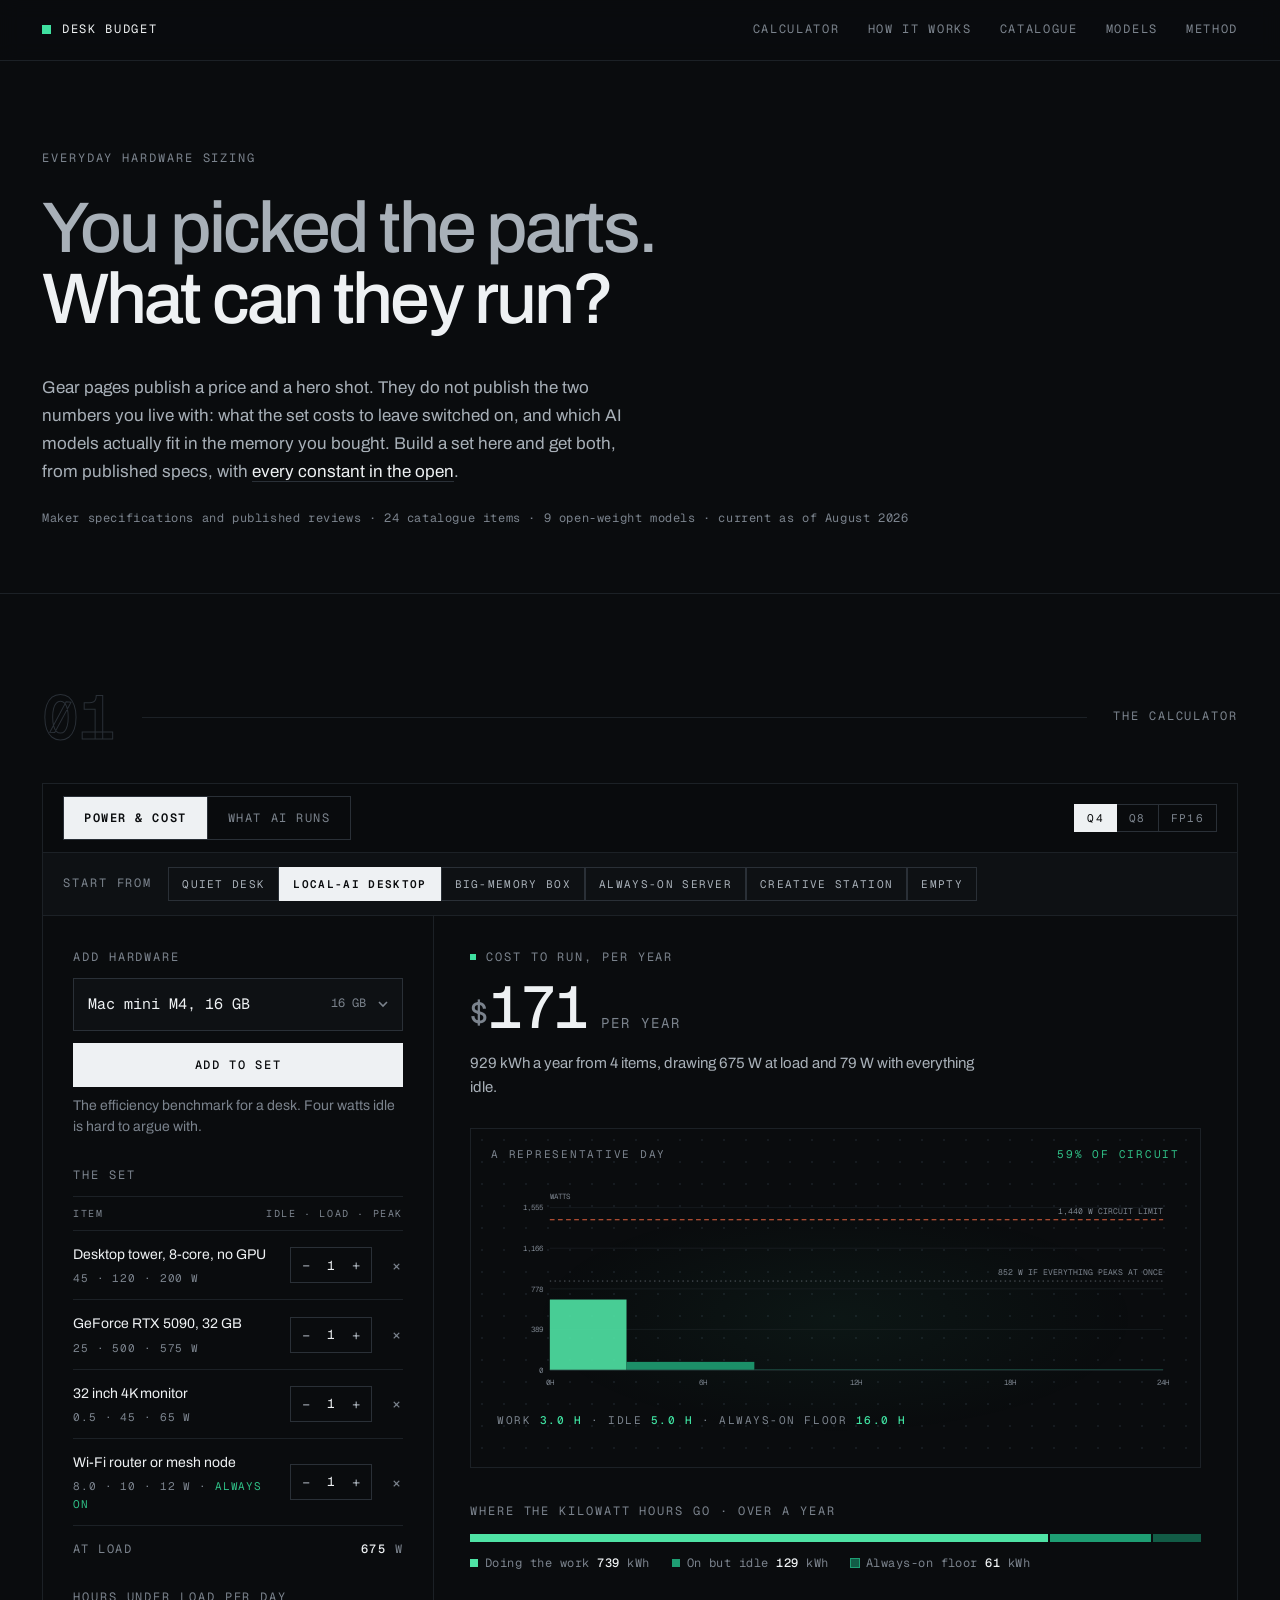
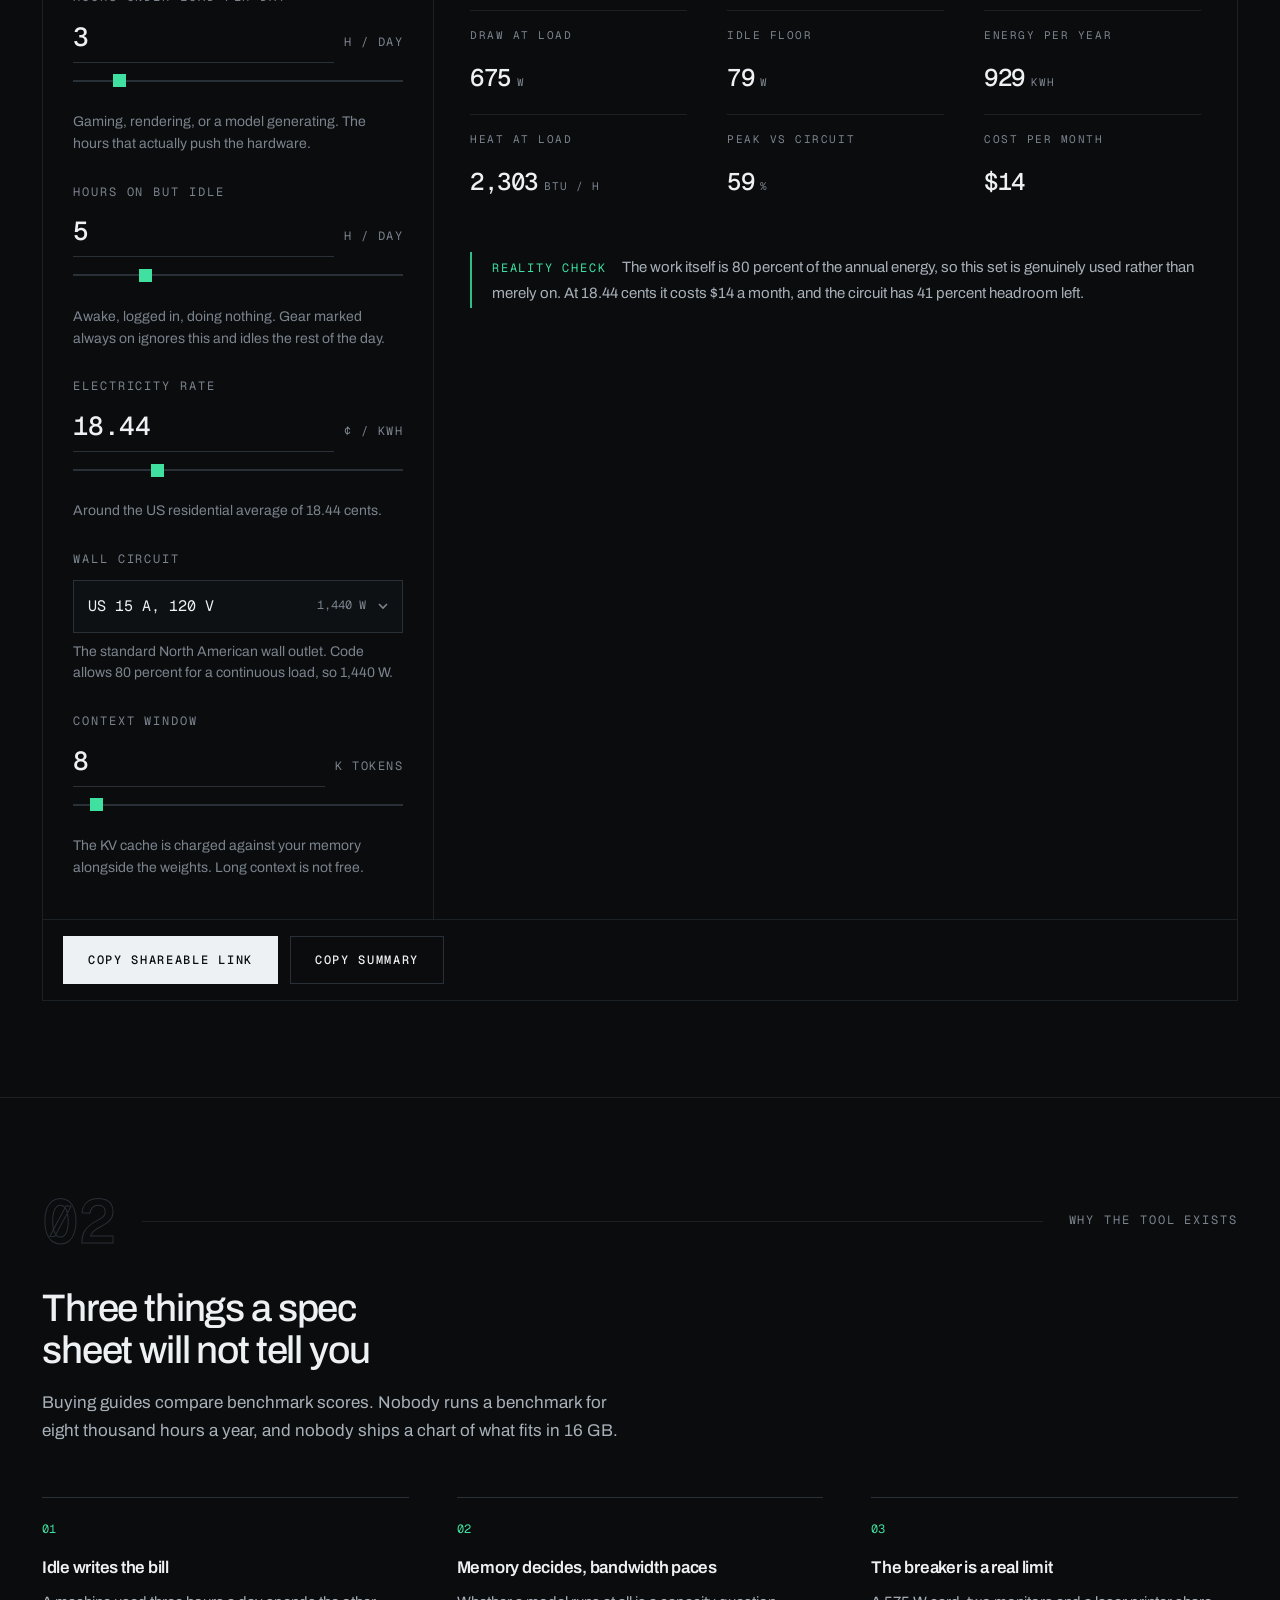
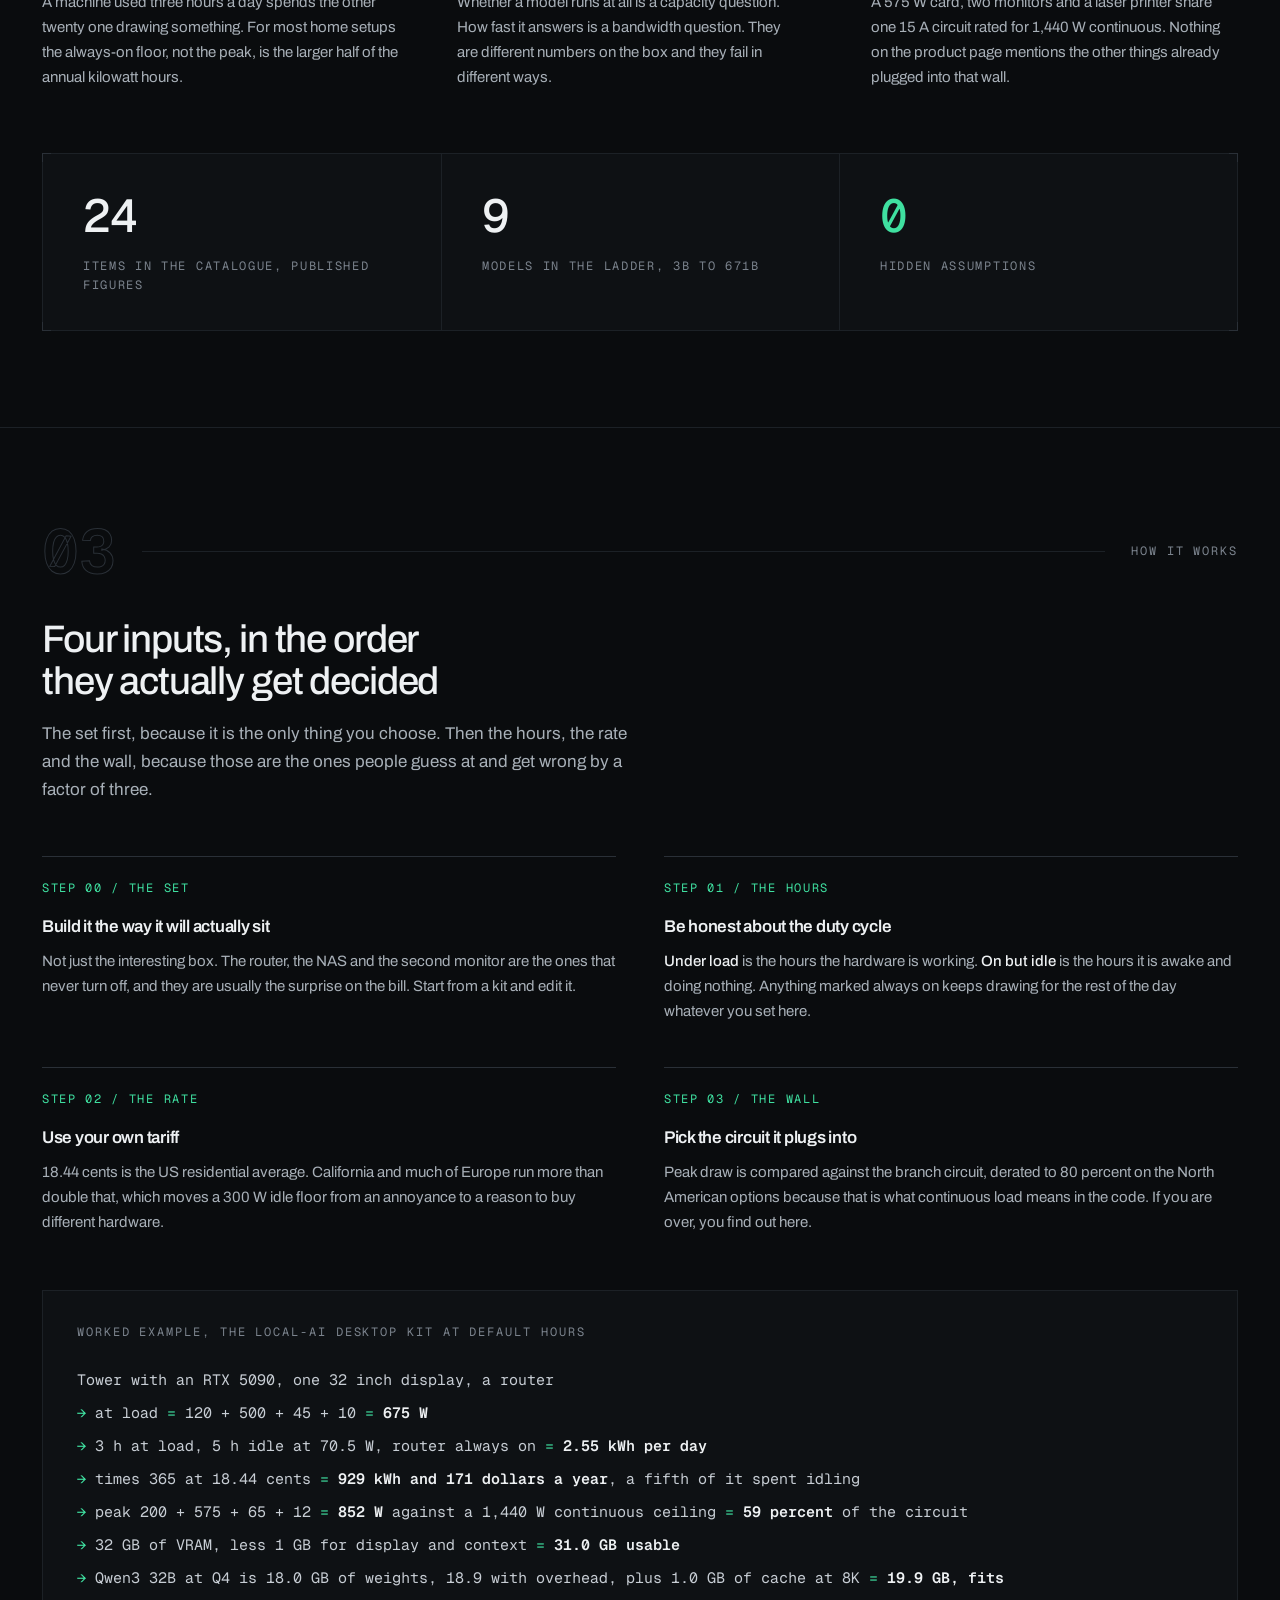
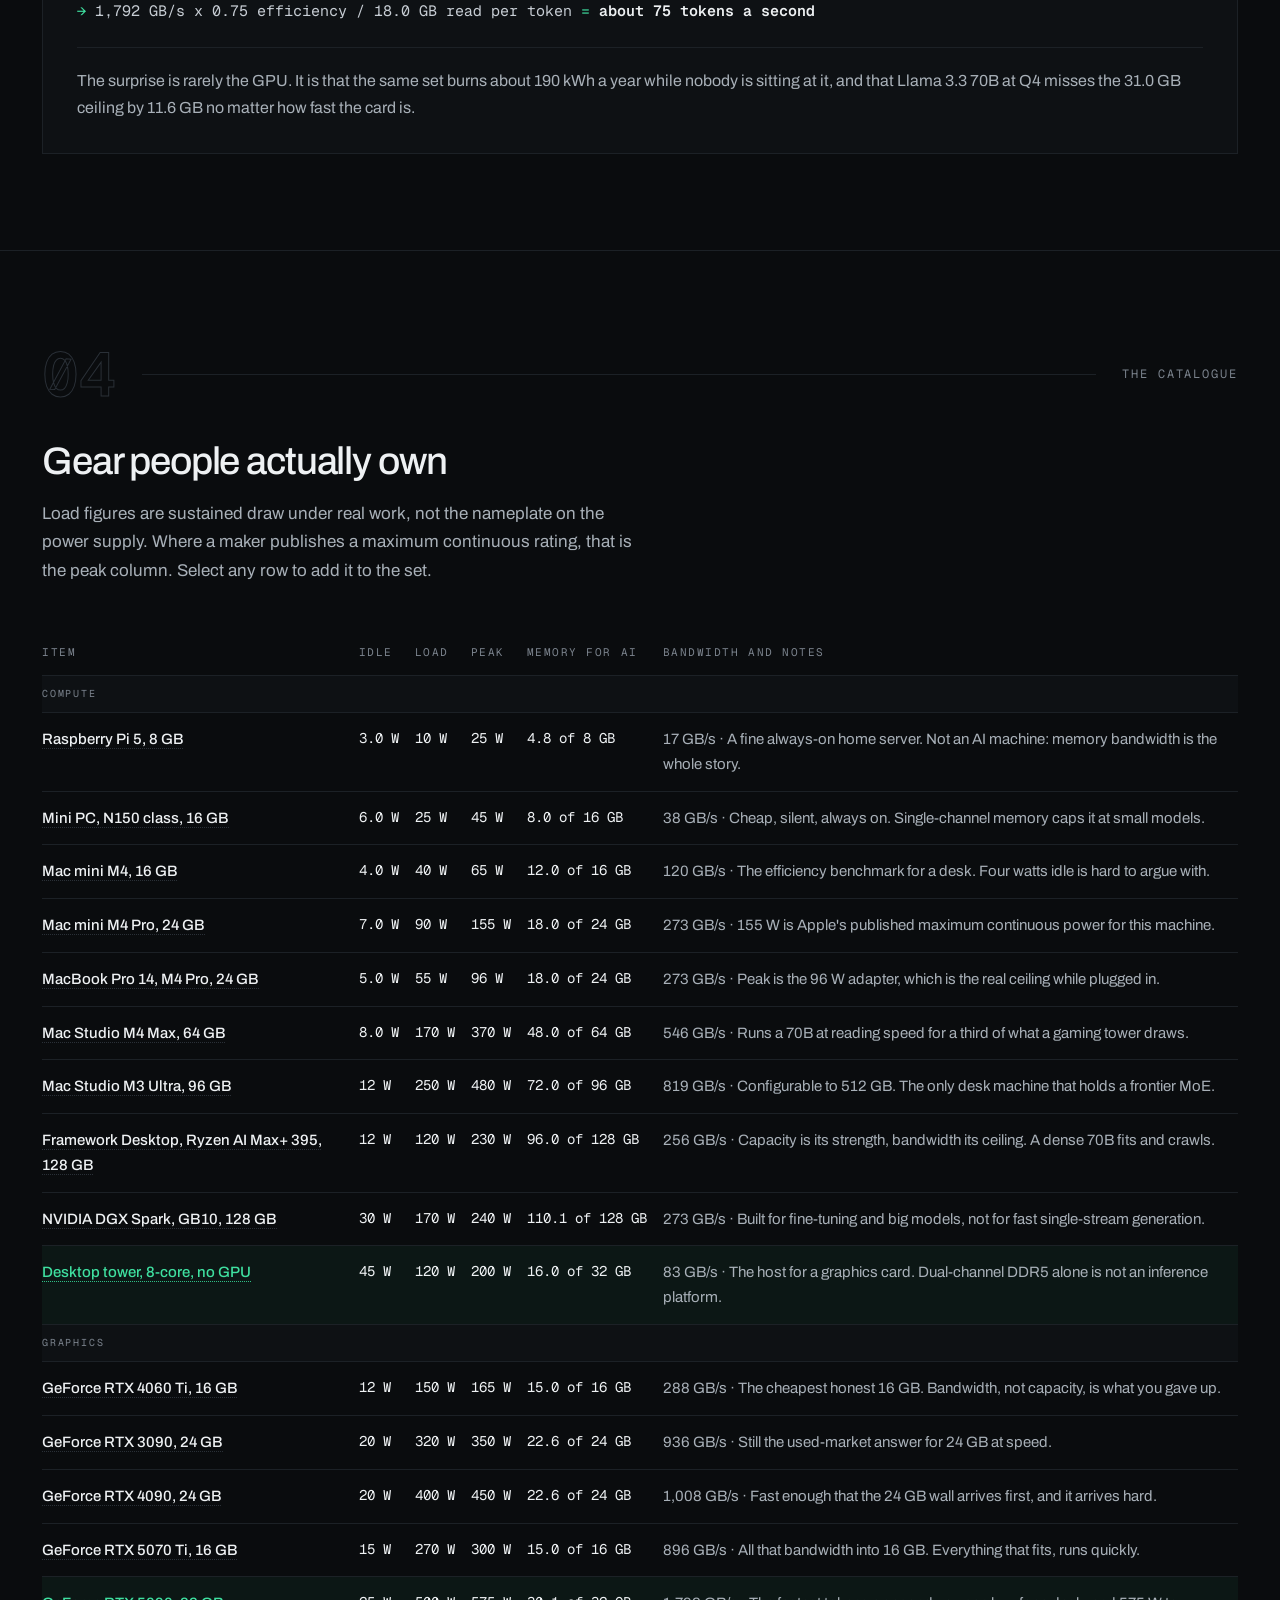
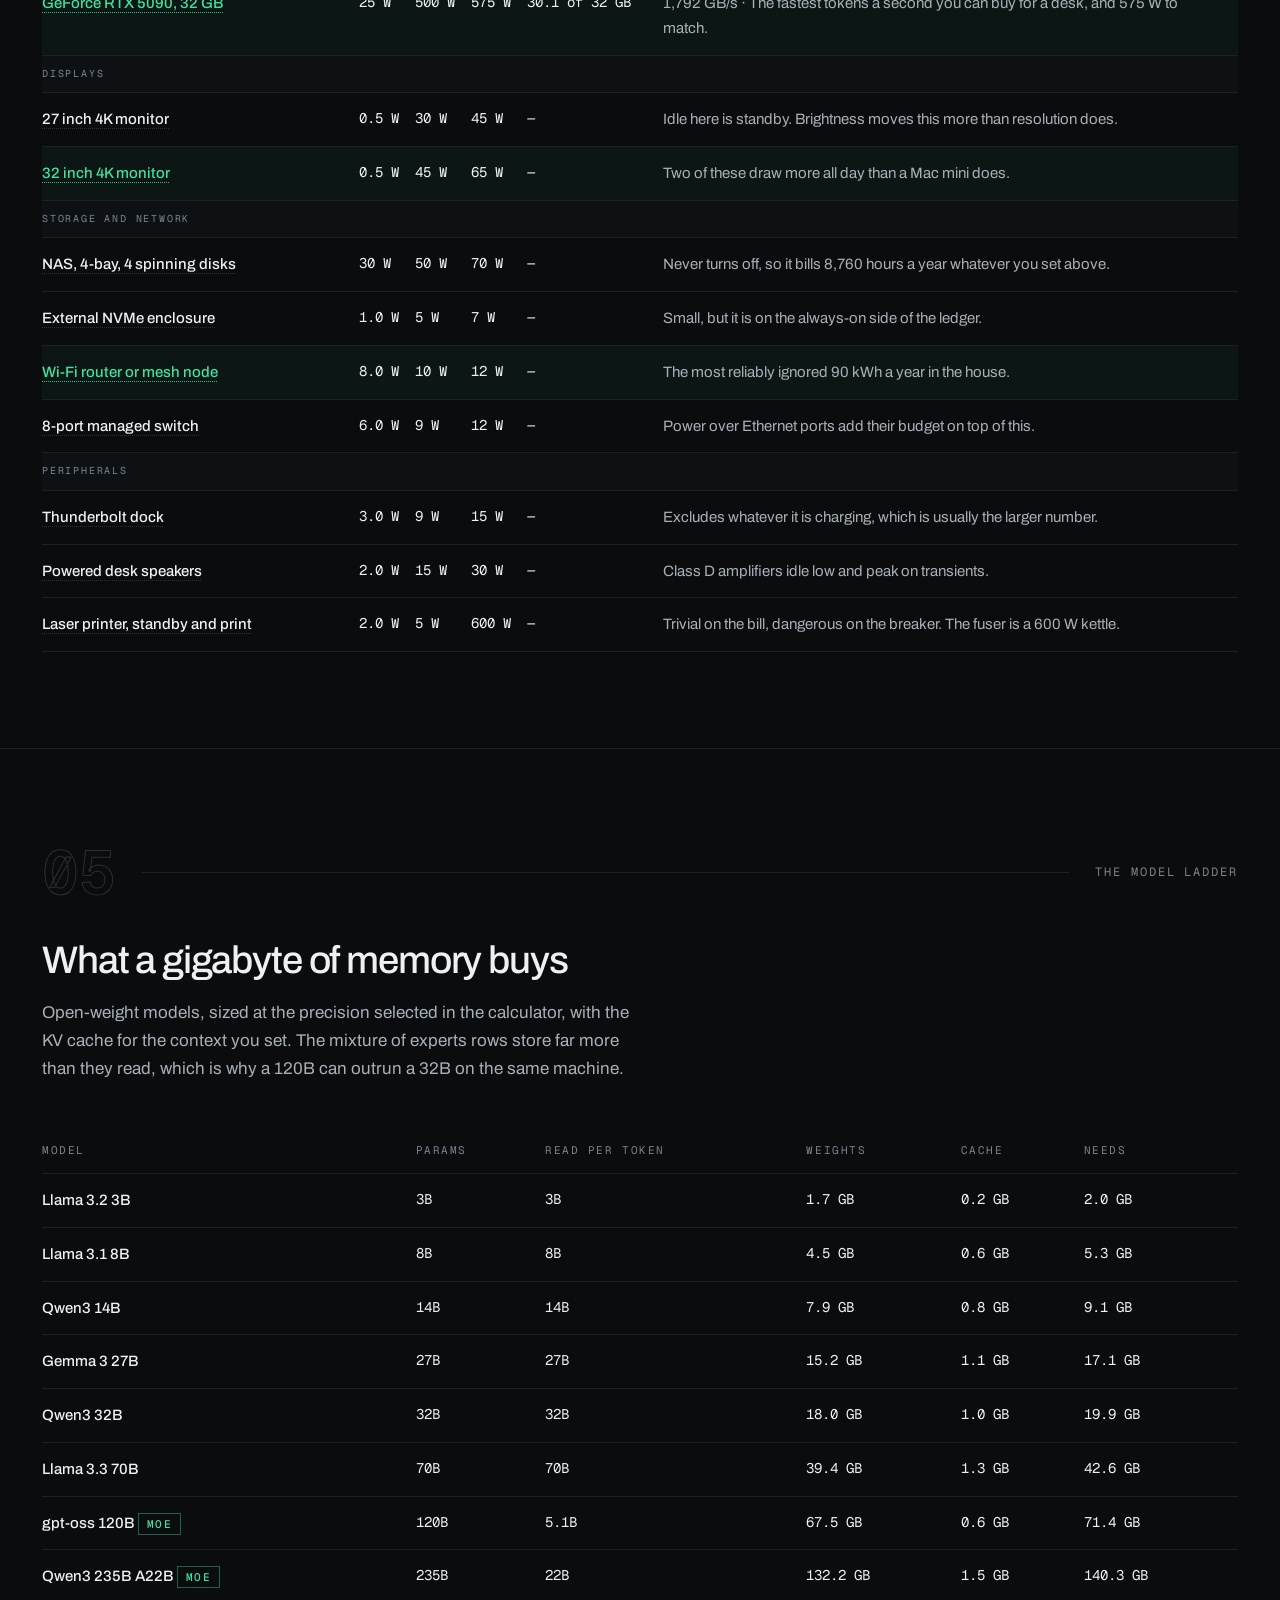
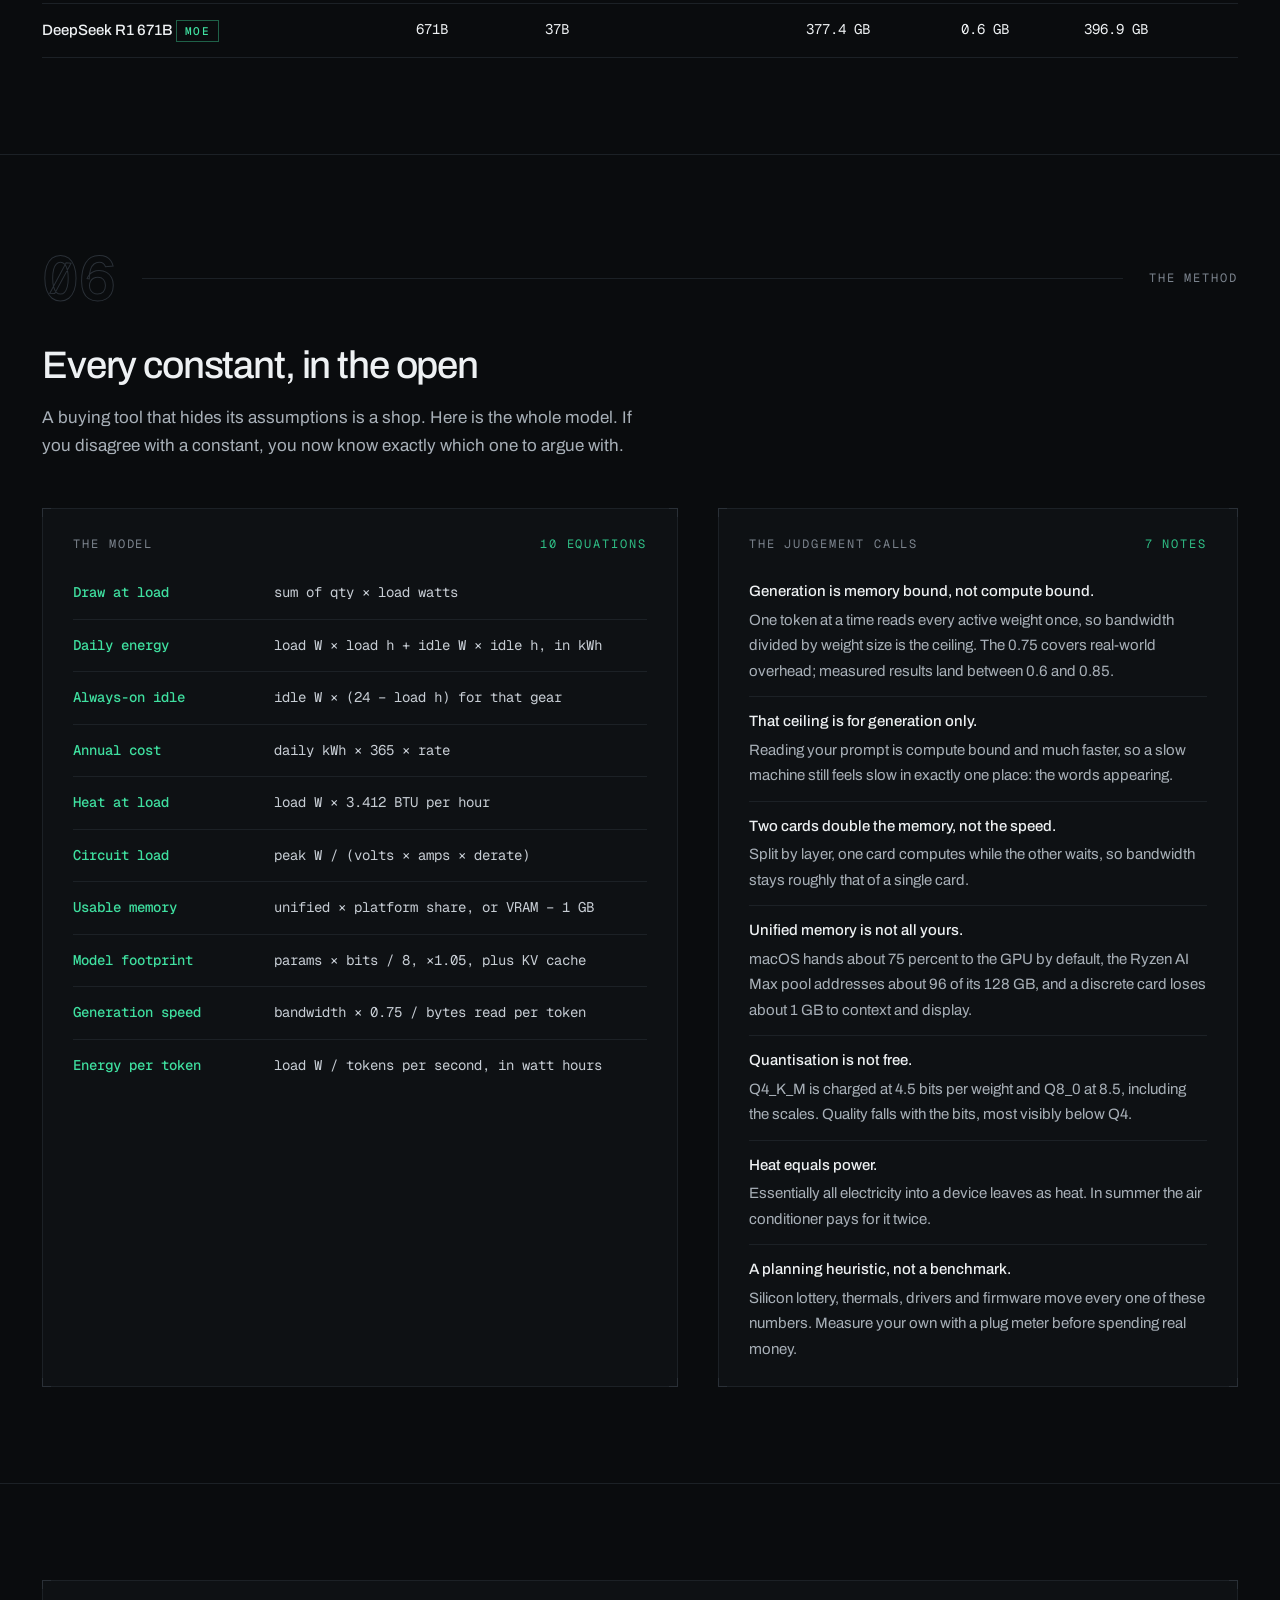
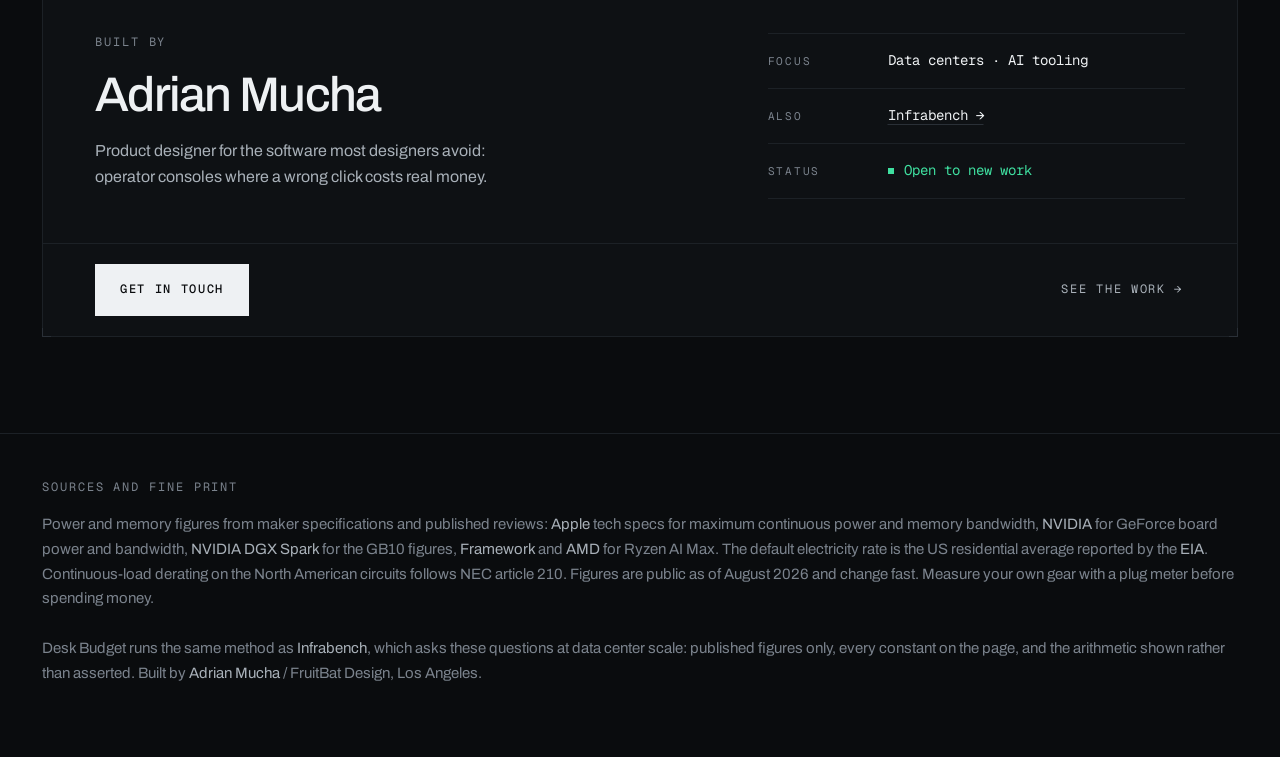
<file: desk-budget/index.html>
<!DOCTYPE html>
<html lang="en">
<head>
<meta charset="utf-8">
<meta name="viewport" content="width=device-width, initial-scale=1">
<title>Desk Budget · What your gear draws, and what AI it can run</title>
<meta name="description" content="Configure a set of everyday hardware and get the two numbers nobody publishes together: what it draws on your power bill, and which AI models it can actually run, at how many tokens per second. Every constant shown.">
<meta property="og:title" content="Desk Budget · What your gear draws, and what AI it can run">
<meta property="og:description" content="Build a set from real published specs. Get watts, annual cost, breaker headroom, and the largest model that fits in your memory, with the generation speed its bandwidth allows.">
<meta property="og:type" content="website">
<meta property="og:image" content="/og.png">
<meta name="twitter:card" content="summary_large_image">
<link rel="icon" href="/favicon.svg" type="image/svg+xml">
<link rel="icon" href="/favicon.png" type="image/png">
<link rel="apple-touch-icon" href="/apple-touch-icon.png">
<link rel="preconnect" href="https://fonts.googleapis.com">
<link rel="preconnect" href="https://fonts.gstatic.com" crossorigin>
<link href="https://fonts.googleapis.com/css2?family=Archivo:wght@400;500;600;700&family=Geist+Mono:wght@400;500;600&display=swap" rel="stylesheet">
<script src="/assets/analytics.js"></script>
<script defer src="https://cdn.vercel-insights.com/v1/script.js"></script>
<style>
  :root{
    color-scheme:dark;
    --bg:#0A0C0E;          /* page surface */
    --bg2:#0E1114;         /* raised, one step */
    --line:#1C2126;        /* hairline */
    --line2:#2A3037;       /* stronger rule */
    --tx:#EEF1F3;          /* primary text */
    --tx2:#A8B0B8;         /* secondary text */
    --tx2b:#C7CDD4;        /* dense mono passages: one step brighter to stay readable */
    --tx3:#7B838D;         /* labels only */
    --grn:#3FE0A0;         /* signal green: data and live things only */
    --grn2:#2FBF86;
    --ramp1:#4FE3A5;       /* ordinal step 1: the work */
    --ramp2:#1E9E73;       /* ordinal step 2: on but idle */
    --ramp3:#125C46;       /* ordinal step 3: always-on floor */
    --sans:"Archivo",-apple-system,BlinkMacSystemFont,"Segoe UI",Helvetica,Arial,sans-serif;
    --mono:"Geist Mono",ui-monospace,SFMono-Regular,Menlo,Consolas,monospace;
  }
  *{box-sizing:border-box}
  html{-webkit-text-size-adjust:100%;text-size-adjust:100%}
  body{margin:0;background:var(--bg);color:var(--tx);font-family:var(--sans);font-size:16px;line-height:1.65;
    -webkit-font-smoothing:antialiased;-moz-osx-font-smoothing:grayscale}
  .wrap{max-width:1260px;margin:0 auto;padding:0 32px}
  @media(max-width:640px){.wrap{padding:0 20px}}
  a{color:var(--tx);text-decoration:none}

  /* micro-label: the only place uppercase mono is allowed */
  .lbl{font-family:var(--mono);font-size:12px;font-weight:400;letter-spacing:.16em;text-transform:uppercase;color:var(--tx3)}

  /* first focusable element: lets keyboard and screen-reader users bypass the sticky header */
  .skip{position:absolute;left:-9999px;top:0;z-index:60;font-family:var(--mono);font-size:12px;letter-spacing:.1em;text-transform:uppercase;padding:12px 18px;background:var(--tx);color:var(--bg);font-weight:600}
  .skip:focus{left:0}
  main{display:block;scroll-margin-top:64px}
  :focus-visible{outline:2px solid var(--grn);outline-offset:3px}
  /* announced to assistive tech only: the result summary and the copy confirmation */
  .sr{position:absolute;width:1px;height:1px;margin:-1px;padding:0;overflow:hidden;clip-path:inset(50%);white-space:nowrap;border:0}

  /* ---------- header ---------- */
  header{position:sticky;top:0;z-index:40;background:rgba(10,12,14,.86);backdrop-filter:blur(10px);border-bottom:1px solid var(--line)}
  .bar{display:flex;align-items:center;justify-content:space-between;gap:16px;height:60px}
  .mark{display:flex;align-items:center;gap:11px;font-family:var(--mono);font-size:12px;letter-spacing:.14em;text-transform:uppercase;color:var(--tx)}
  .mark .suite{display:flex;align-items:center;gap:11px;color:var(--tx3);position:relative}
  .mark .suite::after{content:"";position:absolute;inset:-16px -8px}
  .mark .suite:hover{color:var(--tx)}
  .mark .sep{color:var(--line2)}
  .mark .tool{color:var(--tx)}
  .sq{width:9px;height:9px;background:var(--grn);flex:none}
  nav{display:flex;gap:28px}
  nav a{font-family:var(--mono);font-size:12px;letter-spacing:.14em;text-transform:uppercase;color:var(--tx3);position:relative}
  nav a::after{content:"";position:absolute;inset:-16px -10px}
  nav a:hover{color:var(--tx)}
  @media(max-width:860px){nav{display:none}}

  /* ---------- shared type ---------- */
  /* ---- shared hero type, identical in index, rack-budget, crash-cart and desk-budget ----
     One scale across the suite. 84px is the largest that still holds every one of the
     headlines to two lines. h1 .setup carries the two-tone on the headlines built as a
     setup and a question: the question keeps full brightness, the setup steps back. */
  h1{font-weight:500;font-size:clamp(40px,5.6vw,84px);line-height:1;letter-spacing:-.04em;margin:24px 0 0;max-width:25ch;text-wrap:balance}
  h1 .setup{color:var(--tx2)}
  .lede{font-size:17px;color:var(--tx2);max-width:60ch;margin:0;text-wrap:pretty}
  .hero-body{margin:38px 0 0}
  @media(max-width:700px){.hero-body{margin-top:30px}}
  /* ---- end shared hero type ---- */
  h2{font-weight:500;font-size:clamp(26px,3vw,40px);line-height:1.1;letter-spacing:-.03em;margin:18px 0 18px;max-width:28ch;text-wrap:balance}
  h3{font-weight:600;font-size:17px;letter-spacing:-.015em;margin:0 0 8px}
  .lede a{color:var(--tx);text-decoration:underline;text-decoration-color:var(--line2);text-underline-offset:4px}
  .lede a:hover{color:var(--grn);text-decoration-color:var(--grn)}
  section{padding:96px 0;border-top:1px solid var(--line);scroll-margin-top:64px}
  @media(max-width:700px){section{padding:64px 0}}

  @media (prefers-reduced-motion: no-preference){
    html{scroll-behavior:smooth}
    .btn{transition:background .15s ease,border-color .15s ease,color .15s ease}
    .toast{transition:opacity .22s ease, transform .22s ease}
    .caret{transition:transform .18s ease, color .18s ease}
    .sel-list{animation:drop .14s ease-out}
    .rise{animation:rise .7s cubic-bezier(.2,.7,.2,1) both}
    .rise.d1{animation-delay:.06s}.rise.d2{animation-delay:.12s}
    @keyframes rise{from{opacity:0;transform:translateY(14px)}}
  }
  @keyframes drop{from{opacity:0;transform:translateY(-5px)}}

  /* ---------- hero ---------- */
  .hero{padding:88px 0 64px}
  @media(max-width:700px){.hero{padding:56px 0 44px}}
  .hero-meta{font-family:var(--mono);font-size:12px;letter-spacing:.05em;color:var(--tx3);margin:22px 0 0;line-height:1.7}

  /* ---------- buttons ---------- */
  .btn{font-family:var(--mono);font-size:12px;letter-spacing:.14em;text-transform:uppercase;font-weight:500;
    display:inline-flex;align-items:center;justify-content:center;gap:10px;padding:15px 24px;
    background:var(--tx);color:var(--bg);border:1px solid var(--tx);cursor:pointer}
  .btn:hover{background:#fff;border-color:#fff}
  .btn.ghost{background:transparent;color:var(--tx);border-color:var(--line2)}
  .btn.ghost:hover{border-color:var(--grn);color:var(--grn)}
  .btn:active{transform:translateY(1px)}

  /* ---------- calculator: one framed console ----------
     The whole instrument is a single bordered panel: controls in a header row,
     inputs and result split by one internal hairline, actions in a footer row. */
  .console{border:1px solid var(--line)}
  .console-hd{display:flex;flex-wrap:wrap;align-items:center;justify-content:space-between;gap:12px 24px;padding:12px 20px;border-bottom:1px solid var(--line)}
  @media(min-width:641px){
    .console-hd{position:sticky;top:60px;z-index:30;background:rgba(10,12,14,.92);backdrop-filter:blur(10px)}
  }
  .console-ft{display:flex;flex-wrap:wrap;align-items:center;justify-content:space-between;gap:12px 24px;border-top:1px solid var(--line);padding:16px 20px}
  .modes{display:flex;flex-wrap:wrap;border:1px solid var(--line2);width:fit-content;max-width:100%}
  .modes button{font-family:var(--mono);font-size:12px;letter-spacing:.13em;text-transform:uppercase;background:transparent;color:var(--tx3);border:0;padding:13px 20px;cursor:pointer}
  .modes button:hover{color:var(--tx)}
  .modes button + button{border-inline-start:1px solid var(--line2)}
  .modes button[aria-pressed="true"]{background:var(--tx);color:var(--bg);font-weight:600}
  @media(max-width:640px){
    .modes{width:100%;flex-direction:column}
    .modes button{width:100%;padding:15px 16px;text-align:start}
    .modes button + button{border-inline-start:0;border-top:1px solid var(--line2)}
  }

  /* ---------- kit chips: the curated part, each one arriving with its arithmetic ---------- */
  .kits{display:flex;flex-wrap:wrap;align-items:center;gap:10px;padding:14px 20px;border-bottom:1px solid var(--line);background:var(--bg2)}
  .kits .lbl{margin-inline-end:6px}
  .kit{font-family:var(--mono);font-size:11px;letter-spacing:.12em;text-transform:uppercase;border:1px solid var(--line2);
    background:transparent;color:var(--tx2);padding:9px 13px;cursor:pointer;white-space:nowrap}
  .kit:hover{border-color:var(--grn);color:var(--grn)}
  .kit[aria-pressed="true"]{background:var(--tx);border-color:var(--tx);color:var(--bg);font-weight:600}

  .app{display:grid;grid-template-columns:minmax(320px,390px) minmax(0,1fr);align-items:stretch}
  .app > .panel{min-width:0}
  .panel{padding:32px 30px 40px}
  .panel.out{border-inline-start:1px solid var(--line);padding:32px 36px 40px}
  @media(max-width:980px){
    .app{grid-template-columns:1fr}
    .panel{padding:28px 20px 32px}
    .panel.out{border-inline-start:0;border-top:1px solid var(--line)}
  }
  /* the input column is taller than a viewport once a set has parts in it, so unlike
     Rack Budget it is not sticky: a stuck panel taller than the screen hides its own
     bottom fields. The sticky console header carries the orientation instead. */

  .field{margin-bottom:28px}
  .field:last-child{margin-bottom:0}
  .field label,.field .flabel{display:block;font-family:var(--mono);font-size:12px;letter-spacing:.16em;text-transform:uppercase;color:var(--tx3);margin-bottom:10px}
  .hint{font-size:14px;color:var(--tx3);margin-top:8px;line-height:1.55}
  .row{display:flex;align-items:baseline;gap:10px}
  input[type=number]{font-family:var(--mono);font-size:26px;font-weight:500;letter-spacing:-.02em;width:100%;border:0;border-bottom:1px solid var(--line2);background:transparent;color:var(--tx);padding:2px 0 8px;font-variant-numeric:tabular-nums}
  input[type=number]:focus{outline:0;border-bottom-color:var(--grn)}
  input::-webkit-outer-spin-button,input::-webkit-inner-spin-button{-webkit-appearance:none;margin:0}
  input[type=number]{-moz-appearance:textfield}
  .unit{font-family:var(--mono);font-size:12px;letter-spacing:.12em;text-transform:uppercase;color:var(--tx3);white-space:nowrap}
  input[type=range]{-webkit-appearance:none;appearance:none;width:100%;height:28px;background:transparent;margin:4px 0 0;cursor:pointer}
  input[type=range]::-webkit-slider-runnable-track{height:2px;background:var(--line2)}
  input[type=range]::-webkit-slider-thumb{-webkit-appearance:none;width:13px;height:13px;background:var(--grn);border:0;cursor:pointer;margin-top:-5.5px}
  input[type=range]::-moz-range-track{height:2px;background:var(--line2)}
  input[type=range]::-moz-range-thumb{width:13px;height:13px;background:var(--grn);border:0;border-radius:0;cursor:pointer}
  @media(pointer:coarse){
    input[type=range]{height:44px;margin:0}
    input[type=range]::-webkit-slider-thumb{width:26px;height:26px;margin-top:-12px}
    input[type=range]::-moz-range-thumb{width:26px;height:26px}
  }

  /* ---------- catalogue picker ----------
     A native select popup is drawn by the OS in the system appearance, so the list can
     never carry the instrument's palette. This is the ARIA select-only combobox pattern:
     our chrome, the keyboard contract people already expect from a select. */
  .sel{position:relative}
  .sel-btn{display:flex;align-items:center;gap:12px;width:100%;font-family:var(--mono);font-size:15px;
    text-align:start;padding:13px 14px;border:1px solid var(--line2);background:var(--bg2);color:var(--tx);cursor:pointer}
  .sel-btn:hover{border-color:var(--tx3)}
  .sel-btn[aria-expanded="true"]{border-color:var(--grn)}
  .sel-btn:focus-visible{outline:2px solid var(--grn);outline-offset:3px}
  .sel-btn .nm{flex:1;min-width:0;overflow:hidden;text-overflow:ellipsis;white-space:nowrap}
  .sel-btn .kw{color:var(--tx3);font-variant-numeric:tabular-nums;white-space:nowrap;font-size:12px}
  .caret{flex:none;width:10px;height:10px;color:var(--tx3)}
  .sel-btn:hover .caret{color:var(--tx)}
  .sel-btn[aria-expanded="true"] .caret{color:var(--grn);transform:rotate(180deg)}
  .sel-list{position:absolute;z-index:50;inset-inline:0;top:calc(100% + 5px);margin:0;padding:5px 0;list-style:none;
    background:var(--bg2);border:1px solid var(--line2);box-shadow:0 22px 48px rgba(0,0,0,.62);
    max-height:min(54vh,360px);overflow-y:auto;overscroll-behavior:contain}
  .sel-list[hidden]{display:none}
  .sel-opt{display:flex;align-items:center;gap:12px;padding:11px 14px;font-family:var(--mono);font-size:14px;color:var(--tx2);cursor:pointer}
  @media(max-width:640px){.sel-opt{padding:14px;font-size:15px}}
  .sel-opt .mk{width:6px;height:6px;flex:none}
  .sel-opt .nm{flex:1;min-width:0;overflow:hidden;text-overflow:ellipsis;white-space:nowrap}
  .sel-opt .kw{font-variant-numeric:tabular-nums;font-size:12px}
  .sel-opt[aria-selected="true"],.sel-opt.act{color:var(--tx)}
  .sel-opt[aria-selected="true"] .mk{background:var(--grn)}
  .sel-opt.act{background:rgba(63,224,160,.07);box-shadow:inset 2px 0 0 var(--grn2)}
  /* a group heading inside the list: not selectable, just the shelf label */
  .sel-grp{padding:14px 14px 7px;font-family:var(--mono);font-size:10px;letter-spacing:.18em;text-transform:uppercase;color:var(--tx3);border-top:1px solid var(--line);margin-top:5px}
  .sel-grp:first-child{border-top:0;margin-top:0;padding-top:8px}
  /* declared after every outline:0 above so the keyboard ring actually wins the cascade */
  input[type=number]:focus-visible,input[type=range]:focus-visible{outline:2px solid var(--grn);outline-offset:3px}

  .addrow{display:flex;gap:10px;margin-top:12px}
  .addrow .btn{flex:1;padding:13px 16px}

  /* ---------- the set: a parts list, not cards ---------- */
  .set{margin-top:8px;border-top:1px solid var(--line)}
  .set-empty{font-size:14px;color:var(--tx3);padding:18px 0;line-height:1.6}
  /* one column legend at the top beats repeating the words on every row */
  .set-hd{display:flex;justify-content:space-between;gap:12px;padding:9px 0 8px;border-bottom:1px solid var(--line);
    font-family:var(--mono);font-size:10px;letter-spacing:.16em;text-transform:uppercase;color:var(--tx3)}
  .item{display:grid;grid-template-columns:minmax(0,1fr) auto auto;gap:3px 12px;align-items:center;
    padding:12px 0;border-bottom:1px solid var(--line)}
  .item .nm{grid-column:1;grid-row:1;font-size:14px;color:var(--tx);min-width:0;overflow-wrap:break-word}
  .item .w{grid-column:1;grid-row:2;font-family:var(--mono);font-size:11px;letter-spacing:.08em;text-transform:uppercase;color:var(--tx3);font-variant-numeric:tabular-nums}
  .item .w .on{color:var(--grn2)}
  .qty{display:flex;align-items:center;border:1px solid var(--line2);grid-column:2;grid-row:1 / span 2}
  .qty button{font-family:var(--mono);font-size:14px;line-height:1;background:transparent;border:0;color:var(--tx2);
    width:30px;height:34px;cursor:pointer}
  .qty button:hover{color:var(--grn)}
  .qty .n{font-family:var(--mono);font-size:13px;min-width:20px;text-align:center;color:var(--tx);font-variant-numeric:tabular-nums}
  .rm{grid-column:3;grid-row:1 / span 2;background:transparent;border:0;color:var(--tx3);font-family:var(--mono);font-size:15px;cursor:pointer;padding:8px 2px 8px 8px;line-height:1}
  .rm:hover{color:var(--grn)}
  .set-tot{display:flex;align-items:baseline;justify-content:space-between;gap:12px;padding:14px 0 0;
    font-family:var(--mono);font-size:12px;letter-spacing:.12em;text-transform:uppercase;color:var(--tx3)}
  .set-tot b{color:var(--tx);font-weight:500;font-variant-numeric:tabular-nums}

  /* ---------- output: answer, then the stage ---------- */
  .headline-out{margin-bottom:28px}
  .headline-out .lbl{margin-bottom:10px}
  .headline-out .lbl::before{content:"";display:inline-block;width:6px;height:6px;background:var(--grn);margin-right:10px;vertical-align:1px}
  .big{font-family:var(--mono);font-weight:500;font-size:clamp(44px,4.6vw,76px);line-height:1;letter-spacing:-.035em;color:var(--tx);font-variant-numeric:tabular-nums}
  /* a model name is words, not a figure, so it takes a step down to stay on two lines */
  .big.txt{font-size:clamp(28px,3.2vw,50px);line-height:1.05}
  .big.txt em{font-size:.32em}
  .big .pre{font-size:.5em;color:var(--tx3);margin-inline-end:2px;vertical-align:.16em}
  .big em{font-style:normal;font-size:.24em;letter-spacing:.14em;text-transform:uppercase;color:var(--tx3);margin-inline-start:14px;font-weight:400}
  .headline-out .note{font-size:15px;color:var(--tx2);margin-top:14px;max-width:56ch}

  /* the stage: a framed dark field with registration ticks; the viz owns it */
  .stage{position:relative;overflow:hidden;border:1px solid var(--line);background:
    radial-gradient(58% 48% at 50% 56%, rgba(63,224,160,.05), transparent 72%),
    radial-gradient(circle, #161B20 1px, transparent 1.1px);
    background-size:100% 100%, 22px 22px;
    padding:44px 26px 20px;min-height:340px;margin-bottom:34px;
    display:flex;flex-direction:column;justify-content:center}
  @media(max-width:700px){.stage{padding:38px 14px 14px;min-height:260px}}
  .tick{position:absolute;width:9px;height:9px;border:0 solid var(--line2)}
  .tick.tl{top:-1px;left:-1px;border-top-width:1px;border-left-width:1px}
  .tick.tr{top:-1px;right:-1px;border-top-width:1px;border-right-width:1px}
  .tick.bl{bottom:-1px;left:-1px;border-bottom-width:1px;border-left-width:1px}
  .tick.br{bottom:-1px;right:-1px;border-bottom-width:1px;border-right-width:1px}
  /* HUD corner readouts */
  .hud{position:absolute;top:16px;font-family:var(--mono);font-size:11px;letter-spacing:.16em;text-transform:uppercase;color:var(--tx3)}
  .hud.tl2{left:20px}
  .hud.tr2{right:20px;color:var(--grn2)}
  @media(max-width:640px){.hud.tr2{display:none}}
  .plot{width:100%;height:auto;display:block;max-height:420px}
  .plot text{font-family:var(--mono);fill:var(--tx3)}
  .stage-cap{font-family:var(--mono);font-size:11px;letter-spacing:.14em;text-transform:uppercase;color:var(--tx3);margin-top:18px;line-height:1.7}
  .stage-cap b{color:var(--grn);font-weight:500}

  /* where the kilowatt hours go */
  .pbar-wrap{margin-bottom:36px}
  .pbar-t{font-family:var(--mono);font-size:12px;letter-spacing:.16em;text-transform:uppercase;color:var(--tx3);margin-bottom:12px}
  .pbar{display:flex;height:8px;gap:2px}
  .pbar span{display:block;min-width:3px}
  .pbar .s1{background:var(--ramp1)}
  .pbar .s2{background:var(--ramp2)}
  .pbar .s3{background:var(--ramp3)}
  .pbar-legend{display:flex;flex-wrap:wrap;gap:8px 22px;margin-top:12px;font-family:var(--mono);font-size:12px;letter-spacing:.04em;color:var(--tx3)}
  .pbar-legend b{font-weight:500;color:var(--tx)}
  .pbar-legend .chip{display:inline-block;width:8px;height:8px;margin-inline-end:7px}

  /* stats: hairline typography instead of boxed cells */
  .uswitch{display:flex;margin:0}
  .uswitch button{font-family:var(--mono);font-size:11px;letter-spacing:.12em;text-transform:uppercase;padding:6px 12px;background:none;border:1px solid var(--line2);color:var(--tx3);cursor:pointer}
  .uswitch button+button{border-inline-start:0}
  .uswitch button[aria-pressed="true"]{color:var(--bg);border-color:var(--tx);background:var(--tx)}
  @media(max-width:640px){.uswitch button{padding:13px 16px}}
  .grid{display:grid;grid-template-columns:repeat(3,1fr);gap:0 40px}
  @media(max-width:620px){.grid{grid-template-columns:repeat(2,1fr);gap:0 24px}}
  .cell{border-top:1px solid var(--line);padding:16px 0 22px}
  .cell .k{font-family:var(--mono);font-size:11px;letter-spacing:.14em;text-transform:uppercase;color:var(--tx3);margin-bottom:10px;line-height:1.5;min-height:2.6em}
  .cell .v{font-family:var(--mono);font-weight:500;font-size:24px;letter-spacing:-.02em;line-height:1.1;color:var(--tx);font-variant-numeric:tabular-nums}
  .cell .v small{font-size:11px;font-weight:400;letter-spacing:.1em;color:var(--tx3);margin-inline-start:6px}
  .cell .v.warn{color:var(--grn)}

  .flag{border-inline-start:2px solid var(--grn2);padding:2px 0 2px 20px;margin-top:34px;font-size:15px;line-height:1.75;color:var(--tx2)}
  .flag .t{font-family:var(--mono);font-size:12px;letter-spacing:.15em;text-transform:uppercase;color:var(--grn);margin-inline-end:16px;white-space:nowrap}
  .actions{display:flex;flex-wrap:wrap;gap:12px}
  @media(max-width:640px){.actions{flex-direction:column;align-items:stretch;width:100%}}

  /* ---------- prose sections ---------- */
  .three{display:grid;grid-template-columns:repeat(3,1fr);gap:48px;margin-top:52px}
  @media(max-width:820px){.three{grid-template-columns:1fr;gap:36px}}
  .three .c{border-top:1px solid var(--line2);padding-top:22px}
  .three .c .i{font-family:var(--mono);font-size:12px;color:var(--grn);margin-bottom:14px}
  .three .c p{margin:0;font-size:15px;color:var(--tx2);text-wrap:pretty}

  .strip{position:relative;display:grid;grid-template-columns:repeat(3,1fr);gap:0;margin-top:64px;
    border:1px solid var(--line);background:var(--bg2)}
  .strip > div{padding:38px 40px 34px}
  .strip > div + div{border-inline-start:1px solid var(--line)}
  @media(max-width:700px){
    .strip{grid-template-columns:1fr}
    .strip > div{padding:26px 24px 24px}
    .strip > div + div{border-inline-start:0;border-top:1px solid var(--line)}
  }
  .strip .n{font-family:var(--mono);font-weight:500;font-size:clamp(34px,3.6vw,54px);letter-spacing:-.03em;line-height:1.05;color:var(--tx);font-variant-numeric:tabular-nums}
  .strip .n .a{color:var(--grn)}
  .strip .n .u{font-size:.42em;letter-spacing:.08em;color:var(--tx3);margin-inline-start:4px}
  .strip .n.g{color:var(--grn)}
  .strip .l{font-family:var(--mono);font-size:12px;letter-spacing:.14em;text-transform:uppercase;color:var(--tx3);margin-top:16px}

  .steps{display:grid;grid-template-columns:repeat(2,1fr);gap:44px 48px;margin-top:52px}
  @media(max-width:820px){.steps{grid-template-columns:1fr;gap:36px}}
  .step{border-top:1px solid var(--line2);padding-top:22px}
  .step .n{font-family:var(--mono);font-size:12px;letter-spacing:.14em;text-transform:uppercase;color:var(--grn);margin-bottom:14px}
  .step p{margin:0 0 10px;font-size:15px;color:var(--tx2);text-wrap:pretty}
  .step p:last-child{margin-bottom:0}
  .step b{color:var(--tx);font-weight:500}

  .worked{border:1px solid var(--line);background:var(--bg2);padding:32px 34px;margin-top:56px;position:relative}
  @media(max-width:700px){.worked{padding:24px 20px}}
  .worked .t{font-family:var(--mono);font-size:12px;letter-spacing:.16em;text-transform:uppercase;color:var(--tx3);margin-bottom:20px}
  .chain{font-family:var(--mono);font-size:15px;line-height:2.2;color:var(--tx2b);overflow-x:auto}
  .chain .a{color:var(--grn)}
  .chain b{font-weight:600;color:var(--tx)}
  .worked .out{margin-top:20px;padding-top:20px;border-top:1px solid var(--line);font-size:16px;color:var(--tx2)}

  /* ---------- tables ---------- */
  /* six columns do not fit a phone even with the notes hidden, so the table scrolls
     inside its own box rather than dragging the whole page sideways */
  .tw{overflow-x:auto;overscroll-behavior-x:contain}
  .tw table{min-width:520px}
  table{width:100%;border-collapse:collapse;font-size:15px;margin-top:44px}
  th,td{text-align:start;padding:14px 16px 14px 0;border-bottom:1px solid var(--line);vertical-align:top;color:var(--tx2)}
  th{font-family:var(--mono);font-size:11px;letter-spacing:.14em;text-transform:uppercase;color:var(--tx3);font-weight:400}
  td.m{font-family:var(--mono);font-size:14px;white-space:nowrap;color:var(--tx);font-variant-numeric:tabular-nums}
  td.name{font-weight:500;color:var(--tx)}
  .tag{font-family:var(--mono);font-size:11px;letter-spacing:.12em;text-transform:uppercase;border:1px solid var(--line2);padding:3px 8px;color:var(--tx3);white-space:nowrap}
  .tag.l{border-color:rgba(63,224,160,.4);color:var(--grn)}
  tbody.pick tr{cursor:pointer}
  tbody.pick tr:hover td{background:rgba(63,224,160,.03)}
  tbody.pick tr:hover td.name{color:var(--grn)}
  tbody.pick tr.on td{background:rgba(63,224,160,.05)}
  tbody.pick tr.on td.name{color:var(--grn)}
  /* the name is the row's real control, so the ladder works by keyboard too */
  .rowbtn{font:inherit;font-weight:500;color:inherit;background:none;border:0;padding:0;margin:0;text-align:start;cursor:pointer;width:100%;
    text-decoration:underline dotted var(--line2);text-decoration-thickness:from-font;text-underline-offset:4px}
  .rowbtn:focus-visible{outline:2px solid var(--grn);outline-offset:3px}
  tbody.pick tr:hover .rowbtn,tbody.pick tr.on .rowbtn{color:var(--grn);text-decoration-color:var(--grn2)}
  .grpr td{background:var(--bg2);font-family:var(--mono);font-size:10px;letter-spacing:.18em;text-transform:uppercase;color:var(--tx3);padding:10px 0 10px 0}
  @media(max-width:760px){
    /* only the catalogue drops a column: its last one is prose. The ladder's last
       column is the answer, so that table scrolls instead. */
    .cat th:last-child, .cat td:last-child{display:none}
    th,td{padding-inline-end:10px}
    td.name{white-space:normal}
  }

  /* the model as a framed ledger, the judgement calls alongside */
  .method-grid{display:grid;grid-template-columns:minmax(0,11fr) minmax(0,9fr);gap:24px 40px;align-items:stretch;margin-top:48px}
  @media(max-width:980px){.method-grid{grid-template-columns:1fr;gap:24px}}
  .model{position:relative;border:1px solid var(--line);background:var(--bg2);padding:26px 30px 12px;display:flex;flex-direction:column}
  @media(max-width:700px){.model{padding:20px 18px 8px}}
  .model-hd{display:flex;align-items:center;justify-content:space-between;gap:16px;margin-bottom:12px}
  .model-hd .g{color:var(--grn2)}
  .frow{display:grid;grid-template-columns:minmax(130px,175px) 1fr;gap:4px 26px;padding:13px 0 14px;
    border-bottom:1px solid var(--line);font-family:var(--mono);font-size:14px;line-height:1.75}
  .frow:last-child{border-bottom:0}
  @media(max-width:640px){.frow{grid-template-columns:1fr}}
  .frow .ft{color:var(--grn);font-weight:500}
  .frow .fx{color:var(--tx2b);overflow-wrap:break-word}
  ul.plain{padding-inline-start:0;list-style:none;margin:40px 0 0;max-width:78ch}
  .model ul.plain{margin:0;max-width:none;flex:1;display:flex;flex-direction:column}
  .model ul.plain li{flex:1;display:flex;flex-direction:column;justify-content:center;gap:3px;padding:12px 0;padding-inline-start:0;margin:0;border-bottom:1px solid var(--line);font-size:15px;line-height:1.7}
  .model ul.plain li:last-child{border-bottom:0}
  .model ul.plain li:before{content:none}
  ul.plain li{position:relative;padding-inline-start:28px;margin-bottom:14px;font-size:16px;color:var(--tx2)}
  ul.plain li:before{content:"\2014";position:absolute;left:0;font-family:var(--mono);color:var(--grn2)}
  ul.plain li b{color:var(--tx);font-weight:500}

  /* ---------- section index: outlined ghost numerals ---------- */
  .sec-row{display:flex;align-items:center;gap:26px;margin-bottom:38px}
  .sec-num{font-family:var(--mono);font-weight:600;font-size:clamp(44px,4.8vw,70px);line-height:.9;color:var(--line2);flex:none;font-variant-numeric:tabular-nums}
  @supports (-webkit-text-stroke:1px black){.sec-num{color:transparent;-webkit-text-stroke:1px var(--line2)}}
  .sec-rule{flex:1;height:1px;background:var(--line)}

  /* scroll reveals: elements are visible by default; a script opts them in,
     and only when motion is welcome */
  .rv0{opacity:0;transform:translateY(18px);transition:opacity .6s ease,transform .6s cubic-bezier(.2,.7,.2,1)}
  .rv0.rvIn{opacity:1;transform:none}

  /* ---------- built by: the nameplate ---------- */
  .plate{position:relative;border:1px solid var(--line);background:var(--bg2)}
  .plate-main{display:grid;grid-template-columns:minmax(0,7fr) minmax(0,5fr);gap:40px 88px;padding:52px 52px 44px}
  .p-name{font-weight:500;font-size:clamp(34px,3.8vw,58px);letter-spacing:-.035em;line-height:1.05;margin-top:16px;color:var(--tx)}
  .p-bio{font-size:16px;color:var(--tx2);max-width:44ch;margin:18px 0 0;text-wrap:pretty}
  .p-spec{margin:0;align-self:center}
  .p-spec > div{display:grid;grid-template-columns:96px 1fr;gap:24px;padding:15px 0 16px;border-top:1px solid var(--line);align-items:baseline}
  .p-spec > div:last-child{border-bottom:1px solid var(--line)}
  .p-spec dt{font-family:var(--mono);font-size:11px;letter-spacing:.16em;text-transform:uppercase;color:var(--tx3)}
  .p-spec dd{margin:0;font-family:var(--mono);font-size:14px;color:var(--tx)}
  .p-spec dd a{color:var(--tx);text-decoration:underline;text-decoration-color:var(--line2);text-underline-offset:4px}
  .p-spec dd a:hover{color:var(--grn);text-decoration-color:var(--grn)}
  .p-spec dd.on{color:var(--grn)}
  .p-spec dd.on::before{content:"";display:inline-block;width:6px;height:6px;background:var(--grn);margin-right:10px;vertical-align:1px}
  .plate-ft{display:flex;flex-wrap:wrap;align-items:center;justify-content:space-between;gap:14px 24px;border-top:1px solid var(--line);padding:20px 52px}
  .lnk{font-family:var(--mono);font-size:12px;letter-spacing:.14em;text-transform:uppercase;color:var(--tx2);white-space:nowrap;padding:14px 2px}
  .lnk:hover{color:var(--grn)}
  @media(max-width:860px){
    .plate-main{grid-template-columns:1fr;gap:36px;padding:32px 24px 30px}
    .plate-ft{padding:16px 24px;flex-direction:column;align-items:stretch}
    .plate-ft .btn{justify-content:center}
    .lnk{text-align:center}
  }

  footer{border-top:1px solid var(--line);padding:44px 0 72px;font-size:15px;color:var(--tx3)}
  footer a{color:var(--tx2)}
  footer a:hover{color:var(--grn)}
  footer .lbl{margin-bottom:14px}

  .toast{position:fixed;left:50%;bottom:28px;transform:translateX(-50%) translateY(20px);background:var(--tx);color:var(--bg);font-family:var(--mono);font-weight:600;font-size:12px;letter-spacing:.13em;text-transform:uppercase;padding:13px 20px;opacity:0;pointer-events:none;z-index:60}
  .toast.on{opacity:1;transform:translateX(-50%) translateY(0)}
  @media(max-width:980px){.toast{bottom:92px}}

  /* ---------- live result bar, phones only ----------
     When the panels stack, the result lives a full screen below the inputs, so
     adding a part gives no feedback. This bar mirrors the headline at the bottom
     edge while the inputs are on screen and the real headline is not. */
  .mini{display:none}
  @media(max-width:980px){
    .mini.on{display:flex;position:fixed;left:0;right:0;bottom:0;z-index:45;
      align-items:baseline;justify-content:space-between;gap:14px;width:100%;
      font-family:var(--mono);text-align:start;cursor:pointer;
      background:rgba(14,17,20,.96);backdrop-filter:blur(8px);
      border:0;border-top:1px solid var(--line2);color:var(--tx);
      padding:14px 20px calc(14px + env(safe-area-inset-bottom))}
  }
  .mini .lbl{font-size:11px;letter-spacing:.13em;text-transform:uppercase;color:var(--tx3)}
  .mini .val{font-weight:600;font-size:17px;letter-spacing:-.01em;color:var(--grn);font-variant-numeric:tabular-nums;white-space:nowrap}
  .mini .val svg{width:11px;height:11px;margin-inline-start:8px;color:var(--tx3)}

  .print-url{display:none}

  /* print: a one-page parts list. Only the calculator survives, on white. */
  @media print{
    @page{margin:11mm}
    :root{--bg:#fff;--bg2:#fff;--line:#c7cdd5;--line2:#a8b1bc;--tx:#12161b;--tx2:#39424d;--tx3:#66707c;--grn:#0b7f58;--grn2:#0b7f58;--ramp1:#31b381;--ramp2:#1e8a63;--ramp3:#135c44}
    body{background:#fff;font-size:14px}
    header{position:static;background:#fff;backdrop-filter:none;box-shadow:none}
    header nav{display:none}
    section:not(#calc),footer,.toast,.mini{display:none}
    #calc{display:block;padding:12px 0 0;border-top:0}
    .modes,.actions,.uswitch,.kits,input[type="range"],.hint,.skip,.caret,.sel-list,.hud,.addrow,.qty,.rm{display:none}
    .sel-btn{border-color:var(--line2);padding:8px 10px}
    .console,.console-hd,.console-ft{border:0;padding:0}
    .hero{padding:16px 0 8px}
    .app{gap:28px}
    .app .panel:not(.out){position:static;max-height:none;overflow:visible}
    .field{margin-bottom:12px}
    .stage{background:none;min-height:0;padding:10px;margin-bottom:16px}
    .headline-out,.pbar-wrap,.grid,.flag{break-inside:avoid}
    .print-url{display:block;margin-top:14px;font-family:var(--mono);font-size:11px;color:var(--tx3);word-break:break-all}
  }

  /* large screens: use them */
  @media(min-width:1680px){
    .wrap{max-width:1520px}
    .plot{max-height:520px}
    .stage{min-height:420px}
    .lede{font-size:18px}
    .three .c p,.step p{font-size:16px}
  }
  @media(min-width:2200px){.wrap{max-width:1720px}}
</style>
</head>
<body>

<a class="skip" href="#main">Skip to content</a>

<header>
  <div class="wrap bar">
    <div class="mark">
      <a class="suite" href="/"><span class="sq" aria-hidden="true"></span><span class="tool">Desk Budget</span></a>
    </div>
    <nav aria-label="Page sections">
      <a href="#calc">Calculator</a>
      <a href="#how">How it works</a>
      <a href="#catalogue">Catalogue</a>
      <a href="#models">Models</a>
      <a href="#method">Method</a>
    </nav>
  </div>
</header>

<main id="main" tabindex="-1">

<!-- ================= HERO ================= -->
<div class="wrap">
  <div class="hero">
    <div class="lbl rise">Everyday hardware sizing</div>
    <h1 class="rise d1"><span class="setup">You picked the parts.</span> What can they run?</h1>
    <div class="hero-body rise d2">
      <p class="lede">Gear pages publish a price and a hero shot. They do not publish the two numbers you live with: what the set costs to leave switched on, and which AI models actually fit in the memory you bought. Build a set here and get both, from published specs, with <a href="#method">every constant in the open</a>.</p>
      <!-- counted off the catalogue and model ladder on this page, so it cannot drift -->
      <p class="hero-meta" id="heroMeta"></p>
    </div>
  </div>
</div>

<!-- ================= CALCULATOR ================= -->
<section id="calc">
  <div class="wrap">
    <div class="sec-row"><span class="sec-num" aria-hidden="true">01</span><span class="sec-rule"></span><span class="lbl">The calculator</span></div>

    <!-- stable region, populated on every recalculation so the result is announced -->
    <p class="sr" id="srStatus" role="status"></p>

    <div class="console">
    <div class="console-hd">
      <div class="modes" role="group" aria-label="Which answer to show">
        <button id="mA" aria-pressed="true">Power &amp; cost</button>
        <button id="mB" aria-pressed="false">What AI runs</button>
      </div>
      <div class="uswitch" role="group" aria-label="Weight precision">
        <button id="qQ4" aria-pressed="true">Q4</button><button id="qQ8" aria-pressed="false">Q8</button><button id="qF16" aria-pressed="false">FP16</button>
      </div>
    </div>

    <div class="kits" role="group" aria-label="Starter kits">
      <span class="lbl">Start from</span>
      <span id="kitRow"></span>
    </div>

    <div class="app">
      <div class="panel">

        <div class="field">
          <span class="flabel" id="pickLabel">Add hardware</span>
          <div class="sel">
            <div class="sel-btn" id="pick" role="combobox" tabindex="0" aria-controls="pickList" aria-expanded="false" aria-labelledby="pickLabel">
              <span class="nm" id="pickName"></span><span class="kw" id="pickW"></span>
              <svg class="caret" viewBox="0 0 10 10" aria-hidden="true"><path d="M1 3l4 4 4-4" fill="none" stroke="currentColor" stroke-width="1.6"/></svg>
            </div>
            <ul class="sel-list" id="pickList" role="listbox" aria-labelledby="pickLabel" hidden></ul>
          </div>
          <div class="addrow"><button class="btn" id="addBtn">Add to set</button></div>
          <div class="hint" id="pickNote"></div>
        </div>

        <div class="field" id="fCustom" hidden>
          <label for="cw">Custom device, draw under load</label>
          <div class="row"><input type="number" inputmode="numeric" id="cw" value="60" min="1" max="3000" step="1"><span class="unit">W</span></div>
          <input type="range" id="cwR" min="1" max="600" step="1" value="60" aria-label="Custom device load watts slider">
          <div class="hint">Idle is taken as 30 percent of this and peak as 115 percent, because almost nothing publishes all three.</div>
        </div>

        <div class="field">
          <span class="flabel">The set</span>
          <div class="set" id="setList"></div>
          <div class="set-tot"><span>At load</span><span><b id="setW">0</b> W</span></div>
        </div>

        <div class="field">
          <label for="hl">Hours under load per day</label>
          <div class="row"><input type="number" inputmode="decimal" id="hl" value="3" min="0" max="24" step="0.5"><span class="unit">h / day</span></div>
          <input type="range" id="hlR" min="0" max="24" step="0.5" value="3" aria-label="Hours under load per day slider">
          <div class="hint">Gaming, rendering, or a model generating. The hours that actually push the hardware.</div>
        </div>

        <div class="field">
          <label for="hi">Hours on but idle</label>
          <div class="row"><input type="number" inputmode="decimal" id="hi" value="5" min="0" max="24" step="0.5"><span class="unit">h / day</span></div>
          <input type="range" id="hiR" min="0" max="24" step="0.5" value="5" aria-label="Hours on but idle per day slider">
          <div class="hint" id="hiHint">Awake, logged in, doing nothing. Gear marked always on ignores this and idles the rest of the day.</div>
        </div>

        <div class="field">
          <label for="rate">Electricity rate</label>
          <div class="row"><input type="number" inputmode="decimal" id="rate" value="18.44" min="1" max="120" step="0.01"><span class="unit">&cent; / kWh</span></div>
          <input type="range" id="rateR" min="5" max="60" step="0.5" value="18.44" aria-label="Electricity rate slider">
          <div class="hint" id="rateHint"></div>
        </div>

        <div class="field">
          <span class="flabel" id="circLabel">Wall circuit</span>
          <div class="sel">
            <div class="sel-btn" id="circ" role="combobox" tabindex="0" aria-controls="circList" aria-expanded="false" aria-labelledby="circLabel">
              <span class="nm" id="circName"></span><span class="kw" id="circW"></span>
              <svg class="caret" viewBox="0 0 10 10" aria-hidden="true"><path d="M1 3l4 4 4-4" fill="none" stroke="currentColor" stroke-width="1.6"/></svg>
            </div>
            <ul class="sel-list" id="circList" role="listbox" aria-labelledby="circLabel" hidden></ul>
          </div>
          <div class="hint" id="circNote"></div>
        </div>

        <div class="field">
          <label for="ctx">Context window</label>
          <div class="row"><input type="number" inputmode="numeric" id="ctx" value="8" min="1" max="256" step="1"><span class="unit">K tokens</span></div>
          <input type="range" id="ctxR" min="1" max="128" step="1" value="8" aria-label="Context window slider">
          <div class="hint">The KV cache is charged against your memory alongside the weights. Long context is not free.</div>
        </div>
      </div>

      <div class="panel out">
        <div class="headline-out">
          <div class="lbl" id="outLabel">Cost to run, per year</div>
          <div class="big" id="outBig"><span id="bigPre" class="pre"></span><span id="bigNum">&mdash;</span><em id="bigUnit"></em></div>
          <div class="note" id="outNote"></div>
        </div>

        <div class="stage">
          <i class="tick tl"></i><i class="tick tr"></i><i class="tick bl"></i><i class="tick br"></i>
          <span class="hud tl2" id="stageTL"></span>
          <span class="hud tr2" id="stageTR"></span>
          <svg id="plot" class="plot" role="img" aria-labelledby="plotTitle"><title id="plotTitle"></title></svg>
          <div class="stage-cap" id="stageCap"></div>
        </div>

        <div class="pbar-wrap" id="pbarWrap">
          <div class="pbar-t" id="pbarT">Where the kilowatt hours go &middot; over a year</div>
          <div class="pbar" id="pbar" aria-hidden="true"></div>
          <div class="pbar-legend" id="pbarLegend"></div>
        </div>

        <div class="grid" id="cells"></div>
        <div class="flag"><span class="t">Reality check</span><span id="flagText"></span></div>
      </div>
    </div>
    <div class="console-ft">
      <div class="actions">
        <button class="btn" id="copyLink">Copy shareable link</button>
        <button class="btn ghost" id="copySummary">Copy summary</button>
      </div>
      <div class="print-url" id="printUrl"></div>
    </div>
    </div>
  </div>
</section>

<!-- ================= WHY THIS EXISTS ================= -->
<section>
  <div class="wrap">
    <div class="sec-row rv"><span class="sec-num" aria-hidden="true">02</span><span class="sec-rule"></span><span class="lbl">Why the tool exists</span></div>
    <h2 class="rv">Three things a spec sheet will not tell you</h2>
    <p class="lede">Buying guides compare benchmark scores. Nobody runs a benchmark for eight thousand hours a year, and nobody ships a chart of what fits in 16 GB.</p>
    <div class="three rv">
      <div class="c">
        <div class="i">01</div>
        <h3>Idle writes the bill</h3>
        <p>A machine used three hours a day spends the other twenty one drawing something. For most home setups the always-on floor, not the peak, is the larger half of the annual kilowatt hours.</p>
      </div>
      <div class="c">
        <div class="i">02</div>
        <h3>Memory decides, bandwidth paces</h3>
        <p>Whether a model runs at all is a capacity question. How fast it answers is a bandwidth question. They are different numbers on the box and they fail in different ways.</p>
      </div>
      <div class="c">
        <div class="i">03</div>
        <h3>The breaker is a real limit</h3>
        <p>A 575 W card, two monitors and a laser printer share one 15 A circuit rated for 1,440 W continuous. Nothing on the product page mentions the other things already plugged into that wall.</p>
      </div>
    </div>
    <div class="strip rv">
      <i class="tick tl"></i><i class="tick tr"></i><i class="tick bl"></i><i class="tick br"></i>
      <div><div class="n" id="stripA">&mdash;</div><div class="l">Items in the catalogue, published figures</div></div>
      <div><div class="n" id="stripB">&mdash;</div><div class="l">Models in the ladder, 3B to 671B</div></div>
      <div><div class="n g">0</div><div class="l">Hidden assumptions</div></div>
    </div>
  </div>
</section>

<!-- ================= HOW IT WORKS ================= -->
<section id="how">
  <div class="wrap">
    <div class="sec-row rv"><span class="sec-num" aria-hidden="true">03</span><span class="sec-rule"></span><span class="lbl">How it works</span></div>
    <h2 class="rv">Four inputs, in the order they actually get decided</h2>
    <p class="lede">The set first, because it is the only thing you choose. Then the hours, the rate and the wall, because those are the ones people guess at and get wrong by a factor of three.</p>

    <div class="steps rv">
      <div class="step">
        <div class="n">Step 00 / The set</div>
        <h3>Build it the way it will actually sit</h3>
        <p>Not just the interesting box. The router, the NAS and the second monitor are the ones that never turn off, and they are usually the surprise on the bill. Start from a kit and edit it.</p>
      </div>
      <div class="step">
        <div class="n">Step 01 / The hours</div>
        <h3>Be honest about the duty cycle</h3>
        <p><b>Under load</b> is the hours the hardware is working. <b>On but idle</b> is the hours it is awake and doing nothing. Anything marked always on keeps drawing for the rest of the day whatever you set here.</p>
      </div>
      <div class="step">
        <div class="n">Step 02 / The rate</div>
        <h3>Use your own tariff</h3>
        <p>18.44 cents is the US residential average. California and much of Europe run more than double that, which moves a 300 W idle floor from an annoyance to a reason to buy different hardware.</p>
      </div>
      <div class="step">
        <div class="n">Step 03 / The wall</div>
        <h3>Pick the circuit it plugs into</h3>
        <p>Peak draw is compared against the branch circuit, derated to 80 percent on the North American options because that is what continuous load means in the code. If you are over, you find out here.</p>
      </div>
    </div>

    <div class="worked rv">
      <div class="t">Worked example, the local-AI desktop kit at default hours</div>
      <div class="chain">
        Tower with an RTX 5090, one 32 inch display, a router<br>
        <span class="a">&rarr;</span> at load <span class="a">=</span> 120 + 500 + 45 + 10 <span class="a">=</span> <b>675 W</b><br>
        <span class="a">&rarr;</span> 3 h at load, 5 h idle at 70.5 W, router always on <span class="a">=</span> <b>2.55 kWh per day</b><br>
        <span class="a">&rarr;</span> times 365 at 18.44 cents <span class="a">=</span> <b>929 kWh and 171 dollars a year</b>, a fifth of it spent idling<br>
        <span class="a">&rarr;</span> peak 200 + 575 + 65 + 12 <span class="a">=</span> <b>852 W</b> against a 1,440 W continuous ceiling <span class="a">=</span> <b>59 percent</b> of the circuit<br>
        <span class="a">&rarr;</span> 32 GB of VRAM, less 1 GB for display and context <span class="a">=</span> <b>31.0 GB usable</b><br>
        <span class="a">&rarr;</span> Qwen3 32B at Q4 is 18.0 GB of weights, 18.9 with overhead, plus 1.0 GB of cache at 8K <span class="a">=</span> <b>19.9 GB, fits</b><br>
        <span class="a">&rarr;</span> 1,792 GB/s x 0.75 efficiency / 18.0 GB read per token <span class="a">=</span> <b>about 75 tokens a second</b>
      </div>
      <div class="out">The surprise is rarely the GPU. It is that the same set burns about 190 kWh a year while nobody is sitting at it, and that Llama 3.3 70B at Q4 misses the 31.0 GB ceiling by 11.6 GB no matter how fast the card is.</div>
    </div>
  </div>
</section>

<!-- ================= CATALOGUE ================= -->
<section id="catalogue">
  <div class="wrap">
    <div class="sec-row rv"><span class="sec-num" aria-hidden="true">04</span><span class="sec-rule"></span><span class="lbl">The catalogue</span></div>
    <h2 class="rv">Gear people actually own</h2>
    <p class="lede">Load figures are sustained draw under real work, not the nameplate on the power supply. Where a maker publishes a maximum continuous rating, that is the peak column. Select any row to add it to the set.</p>
    <div class="tw rv">
      <table class="cat">
        <thead><tr><th>Item</th><th>Idle</th><th>Load</th><th>Peak</th><th>Memory for AI</th><th>Bandwidth and notes</th></tr></thead>
        <tbody class="pick" id="catBody"></tbody>
      </table>
    </div>
  </div>
</section>

<!-- ================= MODELS ================= -->
<section id="models">
  <div class="wrap">
    <div class="sec-row rv"><span class="sec-num" aria-hidden="true">05</span><span class="sec-rule"></span><span class="lbl">The model ladder</span></div>
    <h2 class="rv">What a gigabyte of memory buys</h2>
    <p class="lede">Open-weight models, sized at the precision selected in the calculator, with the KV cache for the context you set. The mixture of experts rows store far more than they read, which is why a 120B can outrun a 32B on the same machine.</p>
    <div class="tw rv">
      <table>
        <thead><tr><th>Model</th><th>Params</th><th>Read per token</th><th>Weights</th><th>Cache</th><th>Needs</th></tr></thead>
        <tbody id="modBody"></tbody>
      </table>
    </div>
  </div>
</section>

<!-- ================= METHOD ================= -->
<section id="method">
  <div class="wrap">
    <div class="sec-row rv"><span class="sec-num" aria-hidden="true">06</span><span class="sec-rule"></span><span class="lbl">The method</span></div>
    <h2 class="rv">Every constant, in the open</h2>
    <p class="lede">A buying tool that hides its assumptions is a shop. Here is the whole model. If you disagree with a constant, you now know exactly which one to argue with.</p>

    <div class="method-grid rv">
      <div class="model">
        <i class="tick tl"></i><i class="tick tr"></i><i class="tick bl"></i><i class="tick br"></i>
        <div class="model-hd"><span class="lbl">The model</span><span class="lbl g">10 equations</span></div>
        <div class="frow"><span class="ft">Draw at load</span><span class="fx">sum of qty &times; load watts</span></div>
        <div class="frow"><span class="ft">Daily energy</span><span class="fx">load W &times; load h + idle W &times; idle h, in kWh</span></div>
        <div class="frow"><span class="ft">Always-on idle</span><span class="fx">idle W &times; (24 &minus; load h) for that gear</span></div>
        <div class="frow"><span class="ft">Annual cost</span><span class="fx">daily kWh &times; 365 &times; rate</span></div>
        <div class="frow"><span class="ft">Heat at load</span><span class="fx">load W &times; 3.412 BTU per hour</span></div>
        <div class="frow"><span class="ft">Circuit load</span><span class="fx">peak W / (volts &times; amps &times; derate)</span></div>
        <div class="frow"><span class="ft">Usable memory</span><span class="fx">unified &times; platform share, or VRAM &minus; 1 GB</span></div>
        <div class="frow"><span class="ft">Model footprint</span><span class="fx">params &times; bits / 8, &times;1.05, plus KV cache</span></div>
        <div class="frow"><span class="ft">Generation speed</span><span class="fx">bandwidth &times; 0.75 / bytes read per token</span></div>
        <div class="frow"><span class="ft">Energy per token</span><span class="fx">load W / tokens per second, in watt hours</span></div>
      </div>

      <div class="model">
        <i class="tick tl"></i><i class="tick tr"></i><i class="tick bl"></i><i class="tick br"></i>
        <div class="model-hd"><span class="lbl">The judgement calls</span><span class="lbl g">7 notes</span></div>
        <ul class="plain">
      <li><b>Generation is memory bound, not compute bound.</b> One token at a time reads every active weight once, so bandwidth divided by weight size is the ceiling. The 0.75 covers real-world overhead; measured results land between 0.6 and 0.85.</li>
      <li><b>That ceiling is for generation only.</b> Reading your prompt is compute bound and much faster, so a slow machine still feels slow in exactly one place: the words appearing.</li>
      <li><b>Two cards double the memory, not the speed.</b> Split by layer, one card computes while the other waits, so bandwidth stays roughly that of a single card.</li>
      <li><b>Unified memory is not all yours.</b> macOS hands about 75 percent to the GPU by default, the Ryzen AI Max pool addresses about 96 of its 128 GB, and a discrete card loses about 1 GB to context and display.</li>
      <li><b>Quantisation is not free.</b> Q4_K_M is charged at 4.5 bits per weight and Q8_0 at 8.5, including the scales. Quality falls with the bits, most visibly below Q4.</li>
      <li><b>Heat equals power.</b> Essentially all electricity into a device leaves as heat. In summer the air conditioner pays for it twice.</li>
      <li><b>A planning heuristic, not a benchmark.</b> Silicon lottery, thermals, drivers and firmware move every one of these numbers. Measure your own with a plug meter before spending real money.</li>
        </ul>
      </div>
    </div>
  </div>
</section>

<!-- ================= CTA ================= -->
<section class="cta">
  <div class="wrap">
    <div class="plate rv">
      <i class="tick tl"></i><i class="tick tr"></i><i class="tick bl"></i><i class="tick br"></i>
      <div class="plate-main">
        <div>
          <div class="lbl">Built by</div>
          <div class="p-name">Adrian Mucha</div>
          <p class="p-bio">Product designer for the software most designers avoid: operator consoles where a wrong click costs real money.</p>
        </div>
        <dl class="p-spec">
          <div><dt>Focus</dt><dd>Data centers &middot; AI tooling</dd></div>
          <div><dt>Also</dt><dd><a href="https://infrabench.io" target="_blank" rel="noopener">Infrabench &rarr;</a></dd></div>
          <div><dt>Status</dt><dd class="on">Open to new work</dd></div>
        </dl>
      </div>
      <div class="plate-ft">
        <a class="btn" href="mailto:adrianomucha@gmail.com?subject=Operator%20software">Get in touch</a>
        <a class="lnk" href="https://portfolio-repo-gilt.vercel.app" target="_blank" rel="noopener">See the work &rarr;</a>
      </div>
    </div>
  </div>
</section>

</main>

<footer>
  <div class="wrap">
    <div class="lbl">Sources and fine print</div>
    Power and memory figures from maker specifications and published reviews:
    <a href="https://www.apple.com/mac-mini/specs/" target="_blank" rel="noopener">Apple</a> tech specs for maximum continuous power and memory bandwidth,
    <a href="https://www.nvidia.com/en-us/geforce/graphics-cards/50-series/" target="_blank" rel="noopener">NVIDIA</a> for GeForce board power and bandwidth,
    <a href="https://www.nvidia.com/en-us/products/workstations/dgx-spark/" target="_blank" rel="noopener">NVIDIA DGX Spark</a> for the GB10 figures,
    <a href="https://frame.work/desktop" target="_blank" rel="noopener">Framework</a> and
    <a href="https://www.amd.com/en/developer/resources/technical-articles/2025/amd-ryzen-ai-max-395--a-leap-forward-in-generative-ai-performanc.html" target="_blank" rel="noopener">AMD</a> for Ryzen AI Max.
    The default electricity rate is the US residential average reported by the
    <a href="https://www.eia.gov/electricity/monthly/update/end-use.php" target="_blank" rel="noopener">EIA</a>.
    Continuous-load derating on the North American circuits follows NEC article 210.
    Figures are public as of August 2026 and change fast. Measure your own gear with a plug meter before spending money.
    <br><br>
    Desk Budget runs the same method as <a href="https://infrabench.io" target="_blank" rel="noopener">Infrabench</a>,
    which asks these questions at data center scale: published figures only, every constant on the page, and the
    arithmetic shown rather than asserted.
    Built by <a href="https://portfolio-repo-gilt.vercel.app" target="_blank" rel="noopener">Adrian Mucha</a> / FruitBat Design, Los Angeles.
  </div>
</footer>

<button class="mini" id="mini" type="button">
  <span class="lbl" id="miniLbl">Cost to run</span>
  <span class="val"><span id="miniVal">&mdash;</span><svg viewBox="0 0 10 10" aria-hidden="true"><path d="M5 1v7M1.6 4.8L5 8.2 8.4 4.8" fill="none" stroke="currentColor" stroke-width="1.6"/></svg></span>
</button>

<div class="toast" id="toast" role="status">Copied</div>

<script>
(function(){
  "use strict";

  /* ---------- the catalogue ----------
     idle / load / peak are watts. load is sustained draw under real work; peak is the
     maker's maximum continuous rating where one is published, otherwise the measured
     ceiling. mem is memory an inference runtime can address, memF the share of it the
     platform actually hands over. bw is peak memory bandwidth in GB/s. */
  var CAT = [
    {id:"pi5",       g:"Compute",     name:"Raspberry Pi 5, 8 GB",             idle:3,  load:10,  peak:25,  on:true,  mem:8,   memF:0.60, bw:17,
     note:"A fine always-on home server. Not an AI machine: memory bandwidth is the whole story."},
    {id:"minipc",    g:"Compute",     name:"Mini PC, N150 class, 16 GB",       idle:6,  load:25,  peak:45,  on:true,  mem:16,  memF:0.50, bw:38,
     note:"Cheap, silent, always on. Single-channel memory caps it at small models."},
    {id:"minim4",    g:"Compute",     name:"Mac mini M4, 16 GB",               idle:4,  load:40,  peak:65,  on:true,  mem:16,  memF:0.75, bw:120,
     note:"The efficiency benchmark for a desk. Four watts idle is hard to argue with."},
    {id:"minim4p",   g:"Compute",     name:"Mac mini M4 Pro, 24 GB",           idle:7,  load:90,  peak:155, on:true,  mem:24,  memF:0.75, bw:273,
     note:"155 W is Apple's published maximum continuous power for this machine."},
    {id:"mbpm4p",    g:"Compute",     name:"MacBook Pro 14, M4 Pro, 24 GB",    idle:5,  load:55,  peak:96,  on:false, mem:24,  memF:0.75, bw:273,
     note:"Peak is the 96 W adapter, which is the real ceiling while plugged in."},
    {id:"studiomax", g:"Compute",     name:"Mac Studio M4 Max, 64 GB",         idle:8,  load:170, peak:370, on:true,  mem:64,  memF:0.75, bw:546,
     note:"Runs a 70B at reading speed for a third of what a gaming tower draws."},
    {id:"studioult", g:"Compute",     name:"Mac Studio M3 Ultra, 96 GB",       idle:12, load:250, peak:480, on:true,  mem:96,  memF:0.75, bw:819,
     note:"Configurable to 512 GB. The only desk machine that holds a frontier MoE."},
    {id:"fwdesk",    g:"Compute",     name:"Framework Desktop, Ryzen AI Max+ 395, 128 GB", idle:12, load:120, peak:230, on:true, mem:128, memF:0.75, bw:256,
     note:"Capacity is its strength, bandwidth its ceiling. A dense 70B fits and crawls."},
    {id:"spark",     g:"Compute",     name:"NVIDIA DGX Spark, GB10, 128 GB",   idle:30, load:170, peak:240, on:true,  mem:128, memF:0.86, bw:273,
     note:"Built for fine-tuning and big models, not for fast single-stream generation."},
    {id:"tower",     g:"Compute",     name:"Desktop tower, 8-core, no GPU",    idle:45, load:120, peak:200, on:false, mem:32,  memF:0.50, bw:83,
     note:"The host for a graphics card. Dual-channel DDR5 alone is not an inference platform."},

    {id:"rtx4060ti", g:"Graphics",    name:"GeForce RTX 4060 Ti, 16 GB",       idle:12, load:150, peak:165, on:false, mem:16,  memF:0.94, bw:288,
     note:"The cheapest honest 16 GB. Bandwidth, not capacity, is what you gave up."},
    {id:"rtx3090",   g:"Graphics",    name:"GeForce RTX 3090, 24 GB",          idle:20, load:320, peak:350, on:false, mem:24,  memF:0.94, bw:936,
     note:"Still the used-market answer for 24 GB at speed."},
    {id:"rtx4090",   g:"Graphics",    name:"GeForce RTX 4090, 24 GB",          idle:20, load:400, peak:450, on:false, mem:24,  memF:0.94, bw:1008,
     note:"Fast enough that the 24 GB wall arrives first, and it arrives hard."},
    {id:"rtx5070ti", g:"Graphics",    name:"GeForce RTX 5070 Ti, 16 GB",       idle:15, load:270, peak:300, on:false, mem:16,  memF:0.94, bw:896,
     note:"All that bandwidth into 16 GB. Everything that fits, runs quickly."},
    {id:"rtx5090",   g:"Graphics",    name:"GeForce RTX 5090, 32 GB",          idle:25, load:500, peak:575, on:false, mem:32,  memF:0.94, bw:1792,
     note:"The fastest tokens a second you can buy for a desk, and 575 W to match."},

    {id:"mon27",     g:"Displays",    name:"27 inch 4K monitor",               idle:0.5,load:30,  peak:45,  on:false, mem:0, memF:0, bw:0,
     note:"Idle here is standby. Brightness moves this more than resolution does."},
    {id:"mon32",     g:"Displays",    name:"32 inch 4K monitor",               idle:0.5,load:45,  peak:65,  on:false, mem:0, memF:0, bw:0,
     note:"Two of these draw more all day than a Mac mini does."},

    {id:"nas4",      g:"Storage and network", name:"NAS, 4-bay, 4 spinning disks", idle:30, load:50, peak:70, on:true, mem:0, memF:0, bw:0,
     note:"Never turns off, so it bills 8,760 hours a year whatever you set above."},
    {id:"ssd",       g:"Storage and network", name:"External NVMe enclosure",   idle:1,  load:5,   peak:7,   on:true,  mem:0, memF:0, bw:0,
     note:"Small, but it is on the always-on side of the ledger."},
    {id:"router",    g:"Storage and network", name:"Wi-Fi router or mesh node", idle:8,  load:10,  peak:12,  on:true,  mem:0, memF:0, bw:0,
     note:"The most reliably ignored 90 kWh a year in the house."},
    {id:"switch",    g:"Storage and network", name:"8-port managed switch",     idle:6,  load:9,   peak:12,  on:true,  mem:0, memF:0, bw:0,
     note:"Power over Ethernet ports add their budget on top of this."},

    {id:"dock",      g:"Peripherals", name:"Thunderbolt dock",                 idle:3,  load:9,   peak:15,  on:false, mem:0, memF:0, bw:0,
     note:"Excludes whatever it is charging, which is usually the larger number."},
    {id:"speakers",  g:"Peripherals", name:"Powered desk speakers",            idle:2,  load:15,  peak:30,  on:false, mem:0, memF:0, bw:0,
     note:"Class D amplifiers idle low and peak on transients."},
    {id:"printer",   g:"Peripherals", name:"Laser printer, standby and print", idle:2,  load:5,   peak:600, on:true,  mem:0, memF:0, bw:0,
     note:"Trivial on the bill, dangerous on the breaker. The fuser is a 600 W kettle."},
    {id:"custom",    g:"Peripherals", name:"Custom device",                    idle:18, load:60,  peak:69,  on:false, mem:0, memF:0, bw:0,
     note:"Your own figure. Idle is taken as 30 percent of load, peak as 115 percent."}
  ];

  /* starter kits: the curated part, except each one arrives with its arithmetic */
  var KITS = [
    {id:"quiet",  name:"Quiet desk",       set:{minim4:1, mon27:1, router:1, dock:1}},
    {id:"localai",name:"Local-AI desktop", set:{tower:1, rtx5090:1, mon32:1, router:1}},
    {id:"unified",name:"Big-memory box",   set:{fwdesk:1, mon27:1, router:1}},
    {id:"server", name:"Always-on server", set:{pi5:1, nas4:1, router:1, switch:1}},
    {id:"studio", name:"Creative station", set:{studiomax:1, mon32:2, ssd:2, dock:1, speakers:1}}
  ];

  /* ---------- the model ladder ----------
     total and active are billions of parameters; a dense model reads all of them per
     token, a mixture of experts reads only the active share. kv is gigabytes of KV
     cache per 1,000 tokens of context, cached at 8 bits. */
  var MODELS = [
    {id:"l3b",   name:"Llama 3.2 3B",      total:3,   active:3,    kv:0.03, moe:false, note:"Runs on nearly anything, including a phone."},
    {id:"l8b",   name:"Llama 3.1 8B",      total:8,   active:8,    kv:0.07, moe:false, note:"The default local assistant. Fits in 8 GB at Q4."},
    {id:"q14",   name:"Qwen3 14B",         total:14,  active:14,   kv:0.10, moe:false, note:"The sweet spot for a 12 GB card at Q4."},
    {id:"g27",   name:"Gemma 3 27B",       total:27,  active:27,   kv:0.14, moe:false, note:"Sliding-window attention keeps its cache small."},
    {id:"q32",   name:"Qwen3 32B",         total:32,  active:32,   kv:0.13, moe:false, note:"The most capable dense model that fits 24 GB at Q4."},
    {id:"l70",   name:"Llama 3.3 70B",     total:70,  active:70,   kv:0.16, moe:false, note:"The classic 48 GB target. Needs two cards or unified memory."},
    {id:"oss120",name:"gpt-oss 120B",      total:120, active:5.1,  kv:0.07, moe:true,  note:"Stores 120B, reads 5.1B per token. Capacity buys speed here."},
    {id:"q235",  name:"Qwen3 235B A22B",   total:235, active:22,   kv:0.19, moe:true,  note:"Frontier-adjacent, if you have 128 GB to give it."},
    {id:"ds671", name:"DeepSeek R1 671B",  total:671, active:37,   kv:0.07, moe:true,  note:"Latent attention makes the cache tiny. The weights do not care."}
  ];

  var QUANT = {
    q4:  {name:"Q4_K_M", bpw:4.5,  note:"Four and a half bits per weight including the scales. The usual local default."},
    q8:  {name:"Q8_0",   bpw:8.5,  note:"Near lossless, at roughly double the memory and half the speed of Q4."},
    f16: {name:"FP16",   bpw:16,   note:"The unquantised weights. Rarely worth it on a desk."}
  };

  var CIRCUITS = {
    us15: {name:"US 15 A, 120 V",     v:120, a:15, derate:0.80, note:"The standard North American wall outlet. Code allows 80 percent for a continuous load, so 1,440 W."},
    us20: {name:"US 20 A, 120 V",     v:120, a:20, derate:0.80, note:"A dedicated kitchen or office circuit. 1,920 W continuous."},
    uk13: {name:"UK 13 A, 230 V",     v:230, a:13, derate:1.00, note:"The plug fuse, not the ring main, is the binding limit at 2,990 W."},
    eu16: {name:"EU 16 A, 230 V",     v:230, a:16, derate:1.00, note:"A typical European radial circuit. 3,680 W, which is rarely the constraint."}
  };

  var BTU = 3.412;          /* watts to BTU per hour */
  var BW_EFF = 0.75;        /* share of peak bandwidth a real runtime achieves */
  var WEIGHT_OVERHEAD = 1.05; /* runtime, activations and fragmentation on top of the weights */
  var GPU_RESERVE = 1;      /* GB a discrete card loses to display and context */
  var DAYS = 365;

  var $ = function(id){ return document.getElementById(id); };

  var state = {
    mode:"A", set:{tower:1, rtx5090:1, mon32:1, router:1},
    hl:3, hi:5, rate:18.44, circ:"us15", quant:"q4", ctx:8, cw:60, sel:"minim4"
  };

  function cat(id){ for(var i=0;i<CAT.length;i++){ if(CAT[i].id===id) return CAT[i]; } return null; }
  /* the custom device is the one catalogue row whose watts the reader owns */
  function watts(it){
    if(it.id!=="custom") return {idle:it.idle, load:it.load, peak:it.peak};
    return {idle:state.cw*0.3, load:state.cw, peak:state.cw*1.15};
  }

  function fmt(n, d){
    if(!isFinite(n)) return "0";
    d = d === undefined ? 0 : d;
    return n.toLocaleString("en-US",{minimumFractionDigits:d, maximumFractionDigits:d});
  }
  var NB = " ";

  function buildProv(){
    var items = CAT.filter(function(c){ return c.id!=="custom"; }).length;
    $("heroMeta").textContent = "Maker specifications and published reviews · "+items+NB+"catalogue items · "+
      MODELS.length+NB+"open-weight models · current as of August"+NB+"2026";
    $("stripA").textContent = items;
    $("stripB").textContent = MODELS.length;
  }

  /* ---------- the arithmetic ---------- */
  function compute(){
    var idleW = 0, loadW = 0, peakW = 0, count = 0;
    var kwhWork = 0, kwhIdle = 0, kwhFloor = 0;
    var hl = Math.min(state.hl, 24);
    var hi = Math.min(state.hi, Math.max(24 - hl, 0));

    var gpuMem = 0, gpuBw = 0, bestUni = 0, bestUniBw = 0, uniName = "", gpuName = "";

    for(var id in state.set){
      var it = cat(id); if(!it) continue;
      var q = state.set[id]; if(q<=0) continue;
      var w = watts(it);
      count += q;
      idleW += w.idle*q; loadW += w.load*q; peakW += w.peak*q;

      /* the work hours cost the same for everything; the rest of the day depends on
         whether the thing is ever actually switched off */
      kwhWork += w.load*q*hl/1000;
      if(it.on){ kwhFloor += w.idle*q*(24-hl)/1000; }
      else     { kwhIdle  += w.idle*q*hi/1000; }

      if(it.mem>0){
        if(it.g==="Graphics"){
          /* identical cards in one machine pool their memory; they do not pool bandwidth */
          gpuMem += it.mem*q;
          if(it.bw > gpuBw){ gpuBw = it.bw; gpuName = it.name; }
        } else if(it.mem*it.memF > bestUni){
          bestUni = it.mem*it.memF; bestUniBw = it.bw; uniName = it.name;
        }
      }
    }

    var gpuUsable = gpuMem>0 ? Math.max(gpuMem - GPU_RESERVE, 0) : 0;
    var usable, bw, host;
    if(gpuUsable >= bestUni){ usable = gpuUsable; bw = gpuBw; host = gpuName; }
    else { usable = bestUni; bw = bestUniBw; host = uniName; }

    var kwhDay = kwhWork + kwhIdle + kwhFloor;
    var kwhYear = kwhDay*DAYS;
    var cost = kwhYear*state.rate/100;

    var c = CIRCUITS[state.circ];
    var ceiling = c.v*c.a*c.derate;

    var bpw = QUANT[state.quant].bpw;
    var rows = MODELS.map(function(m){
      var weights = m.total*bpw/8;
      var kv = m.kv*state.ctx;
      var need = weights*WEIGHT_OVERHEAD + kv;
      var perToken = weights*(m.active/m.total);
      return {
        m:m, weights:weights, kv:kv, need:need, perToken:perToken,
        fits: usable>0 && need <= usable,
        toks: perToken>0 && bw>0 ? BW_EFF*bw/perToken : 0
      };
    });
    var best = null;
    for(var i=0;i<rows.length;i++){ if(rows[i].fits) best = rows[i]; }

    return {
      count:count, idleW:idleW, loadW:loadW, peakW:peakW,
      kwhWork:kwhWork*DAYS, kwhIdle:kwhIdle*DAYS, kwhFloor:kwhFloor*DAYS,
      kwhYear:kwhYear, cost:cost, btu:loadW*BTU,
      ceiling:ceiling, circPct: ceiling>0 ? 100*peakW/ceiling : 0,
      usable:usable, bw:bw, host:host, rows:rows, best:best,
      hl:hl, hi:hi
    };
  }

  /* ---------- stage: a representative day, or the memory ladder ---------- */
  function drawDay(r){
    var W = 1000, H = 300, L = 78, R = 16, T = 26, B = 34;
    var top = Math.max(r.peakW, r.ceiling, r.loadW, 1)*1.08;
    var x = function(h){ return L + (W-L-R)*h/24; };
    var y = function(w){ return T + (H-T-B)*(1 - w/top); };
    var o = [];

    /* the day is laid out work first, then idle, then whatever never turns off */
    var floorW = 0, switchedIdle = 0;
    for(var id in state.set){
      var it = cat(id); if(!it) continue;
      var q = state.set[id]; if(q<=0) continue;
      var w = watts(it);
      if(it.on) floorW += w.idle*q; else switchedIdle += w.idle*q;
    }
    var segs = [
      {from:0, to:r.hl, w:r.loadW, cls:"s1"},
      {from:r.hl, to:r.hl+r.hi, w:floorW+switchedIdle, cls:"s2"},
      {from:r.hl+r.hi, to:24, w:floorW, cls:"s3"}
    ];
    var FILL = {s1:"#4FE3A5", s2:"#1E9E73", s3:"#125C46"};

    /* grid */
    for(var g=0; g<=4; g++){
      var gv = top*g/4;
      o.push('<line x1="'+L+'" y1="'+y(gv).toFixed(1)+'" x2="'+(W-R)+'" y2="'+y(gv).toFixed(1)+'" stroke="#1C2126" stroke-width="1"/>');
      o.push('<text x="'+(L-10)+'" y="'+(y(gv)+4).toFixed(1)+'" font-size="11" text-anchor="end">'+fmt(gv)+'</text>');
    }
    segs.forEach(function(s){
      if(s.to<=s.from || s.w<=0) return;
      o.push('<rect x="'+x(s.from).toFixed(1)+'" y="'+y(s.w).toFixed(1)+'" width="'+(x(s.to)-x(s.from)).toFixed(1)+
             '" height="'+(y(0)-y(s.w)).toFixed(1)+'" fill="'+FILL[s.cls]+'" opacity="0.9"/>');
    });
    /* the wall, and how close the worst case gets to it */
    o.push('<line x1="'+L+'" y1="'+y(r.ceiling).toFixed(1)+'" x2="'+(W-R)+'" y2="'+y(r.ceiling).toFixed(1)+
           '" stroke="#E0603F" stroke-width="1.5" stroke-dasharray="7 5"/>');
    o.push('<text x="'+(W-R)+'" y="'+(y(r.ceiling)-9).toFixed(1)+'" font-size="12" text-anchor="end" fill="#E0603F">'+
           fmt(r.ceiling)+' W CIRCUIT LIMIT</text>');
    if(r.peakW>0){
      o.push('<line x1="'+L+'" y1="'+y(r.peakW).toFixed(1)+'" x2="'+(W-R)+'" y2="'+y(r.peakW).toFixed(1)+
             '" stroke="#7B838D" stroke-width="1" stroke-dasharray="2 5"/>');
      o.push('<text x="'+(W-R)+'" y="'+(y(r.peakW)-9).toFixed(1)+'" font-size="12" text-anchor="end">'+
             fmt(r.peakW)+' W IF EVERYTHING PEAKS AT ONCE</text>');
    }
    /* axis */
    o.push('<line x1="'+L+'" y1="'+y(0)+'" x2="'+(W-R)+'" y2="'+y(0)+'" stroke="#2A3037" stroke-width="1"/>');
    [0,6,12,18,24].forEach(function(h){
      o.push('<text x="'+x(h).toFixed(1)+'" y="'+(y(0)+22)+'" font-size="11" text-anchor="middle">'+h+'H</text>');
    });
    o.push('<text x="'+L+'" y="14" font-size="11">WATTS</text>');
    return {svg:o.join(""), vb:"0 0 "+W+" "+H};
  }

  function drawLadder(r){
    var rows = r.rows, n = rows.length;
    var W = 1000, RH = 30, T = 26, B = 16, L = 168, R = 152;
    var H = T + n*RH + B;
    /* the ladder is unreadable if the 671B row squashes everything else, so the scale is
       set by the memory you own, not by the largest model. Rows that overrun run off the
       end of the plot, which is the correct impression: they are not close. */
    var maxNeed = r.usable>0 ? r.usable/0.68 : 48;
    var PW = W-L-R;
    var x = function(gb){ return L + Math.min(PW*gb/maxNeed, PW+8); };
    var o = [];
    var cx = x(r.usable);

    if(r.usable>0){
      o.push('<rect x="'+L+'" y="'+(T-6)+'" width="'+(cx-L).toFixed(1)+'" height="'+(n*RH)+'" fill="#3FE0A0" opacity="0.04"/>');
    }
    rows.forEach(function(row, i){
      var yy = T + i*RH, bh = 15;
      var fill = row.fits ? "#3FE0A0" : "#2A3037";
      var txt  = row.fits ? "#EEF1F3" : "#7B838D";
      o.push('<text x="'+(L-12)+'" y="'+(yy+12)+'" font-size="13" text-anchor="end" fill="'+txt+'">'+row.m.name+'</text>');
      o.push('<rect x="'+L+'" y="'+(yy+1)+'" width="'+Math.max(x(row.need)-L,2).toFixed(1)+'" height="'+bh+
             '" fill="'+fill+'" opacity="'+(row.fits?0.85:0.55)+'"/>');
      /* the value column is right-aligned at a fixed edge, so an overrunning bar cannot
         push its own label off the plot */
      var lbl = row.fits && row.toks>0
        ? fmt(row.need,1)+" GB, "+fmt(row.toks, row.toks<10?1:0)+" tok/s"
        : fmt(row.need,1)+" GB";
      o.push('<text x="'+(W-6)+'" y="'+(yy+12)+'" font-size="12" text-anchor="end" fill="'+
             (row.fits?"#3FE0A0":"#7B838D")+'">'+lbl+'</text>');
    });
    if(r.usable>0){
      o.push('<line x1="'+cx.toFixed(1)+'" y1="'+(T-10)+'" x2="'+cx.toFixed(1)+'" y2="'+(T+n*RH)+
             '" stroke="#EEF1F3" stroke-width="1.5"/>');
      o.push('<text x="'+cx.toFixed(1)+'" y="'+(T-16)+'" font-size="12" text-anchor="middle" fill="#EEF1F3">'+
             fmt(r.usable,1)+' GB USABLE</text>');
    }
    return {svg:o.join(""), vb:"0 0 "+W+" "+H};
  }

  /* ---------- render ---------- */
  var bigCur = null, bigRaf = null;
  var noMotion = window.matchMedia ? window.matchMedia("(prefers-reduced-motion: reduce)") : null;
  function setBig(target, decimals, unit, pre){
    $("outBig").classList.remove("txt");
    $("bigUnit").textContent = unit; $("bigPre").textContent = pre||"";
    if(bigCur === null || !isFinite(bigCur)){ bigCur = target; $("bigNum").textContent = fmt(target, decimals); return; }
    if(bigRaf) cancelAnimationFrame(bigRaf);
    if(noMotion && noMotion.matches){ bigCur = target; $("bigNum").textContent = fmt(target, decimals); return; }
    var from = bigCur, t0 = null, DUR = 220;
    function step(ts){
      if(t0===null) t0 = ts;
      var k = Math.min((ts-t0)/DUR, 1);
      k = 1 - Math.pow(1-k, 3);
      $("bigNum").textContent = fmt(from + (target-from)*k, decimals);
      if(k<1){ bigRaf = requestAnimationFrame(step); } else { bigCur = target; bigRaf = null; }
    }
    bigRaf = requestAnimationFrame(step);
    bigCur = target;
  }
  function setBigText(txt, unit){
    if(bigRaf){ cancelAnimationFrame(bigRaf); bigRaf = null; }
    bigCur = null;
    $("outBig").classList.add("txt");
    $("bigPre").textContent = ""; $("bigNum").textContent = txt; $("bigUnit").textContent = unit||"";
  }

  function renderSet(){
    var host = $("setList"), ids = Object.keys(state.set).filter(function(k){ return state.set[k]>0; });
    if(!ids.length){
      host.innerHTML = '<div class="set-empty">Nothing in the set yet. Pick a starter kit above, or add an item and the numbers start moving.</div>';
      return;
    }
    host.innerHTML = '<div class="set-hd"><span>Item</span><span>Idle &middot; load &middot; peak</span></div>' +
      ids.map(function(id){
      var it = cat(id); if(!it) return "";
      var w = watts(it);
      return '<div class="item" data-id="'+id+'">'+
        '<span class="nm">'+it.name+'</span>'+
        '<span class="w">'+fmt(w.idle, w.idle<10?1:0)+' &middot; '+fmt(w.load)+' &middot; '+fmt(w.peak)+' W'+(it.on?' &middot; <span class="on">always on</span>':'')+'</span>'+
        '<span class="qty"><button type="button" data-act="dec" aria-label="One fewer '+it.name+'">&minus;</button>'+
          '<span class="n">'+state.set[id]+'</span>'+
          '<button type="button" data-act="inc" aria-label="One more '+it.name+'">+</button></span>'+
        '<button class="rm" type="button" data-act="rm" aria-label="Remove '+it.name+'">&times;</button>'+
      '</div>';
    }).join("");
  }

  function render(){
    var r = compute();

    $("mA").setAttribute("aria-pressed", state.mode==="A");
    $("mB").setAttribute("aria-pressed", state.mode==="B");
    $("qQ4").setAttribute("aria-pressed", state.quant==="q4");
    $("qQ8").setAttribute("aria-pressed", state.quant==="q8");
    $("qF16").setAttribute("aria-pressed", state.quant==="f16");
    $("fCustom").hidden = !(state.set.custom > 0 || state.sel==="custom");
    $("setW").textContent = fmt(r.loadW);

    var kitOn = r.count===0 ? "__empty" : (KITS.filter(function(k){ return sameSet(k.set, state.set); })[0]||{}).id;
    Array.prototype.forEach.call($("kitRow").children, function(b){
      b.setAttribute("aria-pressed", b.getAttribute("data-k")===kitOn);
    });

    var c = CIRCUITS[state.circ];
    $("circNote").textContent = c.note;
    $("rateHint").textContent = state.rate<12 ? "Cheaper than almost anywhere in the US. Hydro, or a very good fixed deal."
      : state.rate<20 ? "Around the US residential average of 18.44 cents."
      : state.rate<32 ? "California, New England, or a typical European tariff."
      : "Hawaii, or a peak-rate band. At this price the idle floor is worth engineering away.";
    $("hiHint").textContent = r.hi < state.hi
      ? "Trimmed to "+fmt(r.hi,1)+" hours, because the day is 24 hours long."
      : "Awake, logged in, doing nothing. Gear marked always on ignores this and idles the rest of the day.";

    /* the two answers */
    if(state.mode==="A"){
      $("outLabel").textContent = "Cost to run, per year";
      setBig(r.cost, 0, "per year", "$");
      $("miniLbl").textContent = "Cost to run";
      $("miniVal").textContent = "$"+fmt(r.cost,0)+" / yr";
      $("outNote").textContent = r.count
        ? fmt(r.kwhYear)+" kWh a year from "+r.count+" item"+(r.count===1?"":"s")+", drawing "+fmt(r.loadW)+" W at load and "+fmt(r.idleW, r.idleW<10?1:0)+" W with everything idle."
        : "Add something to the set and this fills in.";
    } else {
      $("outLabel").textContent = "Largest model that fits";
      if(r.best){
        setBigText(r.best.m.name, fmt(r.best.toks, r.best.toks<10?1:0)+" tok/s");
        $("miniVal").textContent = r.best.m.name;
        $("outNote").textContent = r.best.m.name+" at "+QUANT[state.quant].name+" needs "+fmt(r.best.need,1)+
          " GB of the "+fmt(r.usable,1)+" GB you have usable, and generates about "+
          fmt(r.best.toks, r.best.toks<10?1:0)+" tokens a second at "+fmt(r.bw)+" GB/s. "+r.best.m.note;
      } else {
        setBigText(r.usable>0 ? "Nothing" : "No compute", r.usable>0 ? "at "+QUANT[state.quant].name : "");
        $("miniVal").textContent = r.usable>0 ? "Nothing fits" : "No compute";
        $("outNote").textContent = r.usable>0
          ? fmt(r.usable,1)+" GB of usable memory does not hold the smallest model on the ladder at "+QUANT[state.quant].name+". Drop to Q4, or shorten the context."
          : "Nothing in this set can run a model. Add a machine or a graphics card.";
      }
      $("miniLbl").textContent = "Largest that fits";
    }

    /* stage */
    var d = state.mode==="A" ? drawDay(r) : drawLadder(r);
    var svg = $("plot");
    svg.setAttribute("viewBox", d.vb);
    svg.innerHTML = '<title id="plotTitle">'+(state.mode==="A"
      ? "A representative day of power draw against the circuit limit"
      : "Memory footprint of each model against your usable memory")+'</title>' + d.svg;
    $("stageTL").textContent = state.mode==="A" ? "A representative day" : "Memory ladder";
    $("stageTR").textContent = state.mode==="A"
      ? fmt(r.circPct)+"% of circuit"
      : (r.host ? fmt(r.bw)+" GB/s" : "");
    $("stageCap").innerHTML = state.mode==="A"
      ? "Work <b>"+fmt(r.hl,1)+" h</b> &middot; idle <b>"+fmt(r.hi,1)+" h</b> &middot; always-on floor <b>"+fmt(24-r.hl-r.hi,1)+" h</b>"
      : "Weights at <b>"+QUANT[state.quant].name+"</b> &middot; cache for <b>"+state.ctx+"K</b> tokens &middot; green rows fit";

    /* the same bar carries a different split in each mode: the year's kilowatt hours
       on the power side, the memory the winning model actually occupies on the AI side */
    var segs, tot, unit;
    if(state.mode==="A"){
      $("pbarT").innerHTML = "Where the kilowatt hours go &middot; over a year";
      segs = [
        ["s1","Doing the work", r.kwhWork],
        ["s2","On but idle", r.kwhIdle],
        ["s3","Always-on floor", r.kwhFloor]
      ];
      tot = Math.max(r.kwhYear, 0.001); unit = "kWh";
      $("pbarWrap").hidden = false;
    } else if(r.best){
      $("pbarT").innerHTML = "Where the memory goes &middot; " + r.best.m.name + " at " + QUANT[state.quant].name;
      segs = [
        ["s1","Weights", r.best.weights*WEIGHT_OVERHEAD],
        ["s2","KV cache at "+state.ctx+"K", r.best.kv],
        ["s3","Headroom", Math.max(r.usable - r.best.need, 0)]
      ];
      tot = Math.max(r.usable, 0.001); unit = "GB";
      $("pbarWrap").hidden = false;
    } else {
      $("pbarWrap").hidden = true;
    }
    if(!$("pbarWrap").hidden){
      var dp = unit==="GB" ? 1 : 0;
      $("pbar").innerHTML = segs.map(function(g){
        return '<span class="'+g[0]+'" style="width:'+(100*g[2]/tot)+'%" title="'+g[1]+': '+fmt(g[2],dp)+' '+unit+'"></span>';
      }).join("");
      $("pbarLegend").innerHTML = segs.map(function(g){
        return '<span><span class="chip '+g[0]+'"></span>'+g[1]+' <b>'+fmt(g[2],dp)+'</b> '+unit+'</span>';
      }).join("");
    }

    /* cells */
    var cells;
    if(state.mode==="A"){
      cells = [
        ["Draw at load", fmt(r.loadW), "W", false],
        ["Idle floor", fmt(r.idleW, r.idleW<10?1:0), "W", false],
        ["Energy per year", fmt(r.kwhYear), "KWH", false],
        ["Heat at load", fmt(r.btu), "BTU / H", false],
        ["Peak vs circuit", fmt(r.circPct), "%", r.circPct>80],
        ["Cost per month", "$"+fmt(r.cost/12), "", false]
      ];
    } else {
      var whPerK = r.best && r.best.toks>0 ? r.loadW*1000/r.best.toks/3600 : 0;
      cells = [
        ["Usable memory", fmt(r.usable,1), "GB", false],
        ["Memory bandwidth", fmt(r.bw), "GB / S", false],
        ["Models that fit", r.rows.filter(function(x){return x.fits;}).length+" of "+r.rows.length, "", false],
        ["Cache at "+state.ctx+"K", r.best ? fmt(r.best.kv,1) : "0", "GB", false],
        ["Energy per 1M tokens", whPerK ? fmt(whPerK, whPerK<10?2:1) : "0", "KWH", false],
        ["Cost per 1M tokens", whPerK ? "$"+fmt(whPerK*state.rate/100, 2) : "$0.00", "", false]
      ];
    }
    var st = document.getElementById("chipCss");
    if(!st){ st = document.createElement("style"); st.id = "chipCss";
      st.textContent = ".chip.s1{background:#4FE3A5}.chip.s2{background:#1E9E73}.chip.s3{background:#125C46;outline:1px solid #1E9E73}";
      document.head.appendChild(st); }
    $("cells").innerHTML = cells.map(function(x){
      return '<div class="cell"><div class="k">'+x[0]+'</div><div class="v'+(x[3]?" warn":"")+'">'+x[1]+
             (x[2]?'<small>'+x[2]+'</small>':'')+'</div></div>';
    }).join("");

    $("flagText").textContent = flag(r);

    renderModelTable(r);
    var catRows = $("catBody").children;
    for(var i=0;i<catRows.length;i++){
      var rid = catRows[i].getAttribute("data-c");
      if(rid) catRows[i].classList.toggle("on", state.set[rid]>0);
    }

    announce();
    writeUrl();
  }

  /* the one decision out: name the thing that will actually stop you */
  function flag(r){
    if(!r.count) return "An empty set costs nothing and runs nothing. Load a kit to see the shape of the answer.";
    if(state.mode==="A"){
      if(r.circPct>100) return "Everything at peak draws "+fmt(r.peakW)+" W against a "+fmt(r.ceiling)+
        " W circuit. That is not a warning, it is a tripped breaker. Split the set across two circuits before you buy anything else.";
      if(r.circPct>80) return "Peak draw is "+fmt(r.circPct)+" percent of what this circuit carries continuously. A space heater or a kettle on the same breaker takes you over, and the printer alone is a 600 W transient.";
      var floorShare = r.kwhYear>0 ? 100*(r.kwhFloor+r.kwhIdle)/r.kwhYear : 0;
      if(floorShare>55) return fmt(floorShare)+" percent of the year's kilowatt hours are spent doing nothing. The gear that never turns off, not the "+
        fmt(r.loadW)+" W peak, is writing this bill. Idle draw is the number to shop on.";
      return "The work itself is "+fmt(100-floorShare)+" percent of the annual energy, so this set is genuinely used rather than merely on. At "+
        fmt(state.rate,2)+" cents it costs $"+fmt(r.cost/12)+" a month, and the circuit has "+fmt(100-r.circPct)+" percent headroom left.";
    }
    if(!r.usable) return "There is no accelerator in this set, so the model ladder is empty. A machine with unified memory or a graphics card is the entry ticket.";
    if(!r.best) return "Nothing on the ladder fits in "+fmt(r.usable,1)+" GB at "+QUANT[state.quant].name+
      ". Capacity is the wall, and no amount of bandwidth moves it. Q4 and a shorter context are the cheap fixes.";
    var nextUp = null;
    for(var i=0;i<r.rows.length;i++){ if(!r.rows[i].fits){ nextUp = r.rows[i]; break; } }
    if(r.best.toks < 10) return r.best.m.name+" fits, but at "+fmt(r.best.toks,1)+
      " tokens a second it generates slower than you read. Capacity got you in the door; "+fmt(r.bw)+
      " GB/s is what you are actually living with. Bandwidth, not memory, is the constraint here.";
    if(nextUp) return "The wall is capacity, not speed. "+nextUp.m.name+" needs "+fmt(nextUp.need,1)+" GB and you have "+
      fmt(r.usable,1)+", so it misses by "+fmt(nextUp.need-r.usable,1)+" GB. Another "+fmt(Math.ceil((nextUp.need-r.usable)/8)*8)+
      " GB of memory changes what you can run; a faster card does not.";
    return "Everything on the ladder fits, which means bandwidth is now the only thing you are buying. At "+fmt(r.bw)+
      " GB/s the largest model still generates "+fmt(r.best.toks,0)+" tokens a second.";
  }

  function renderModelTable(r){
    $("modBody").innerHTML = r.rows.map(function(row){
      var m = row.m;
      return '<tr>'+
        '<td class="name">'+m.name+(m.moe?' <span class="tag l">MoE</span>':'')+'</td>'+
        '<td class="m">'+m.total+'B</td>'+
        '<td class="m">'+(m.moe? m.active+'B' : m.total+'B')+'</td>'+
        '<td class="m">'+fmt(row.weights,1)+' GB</td>'+
        '<td class="m">'+fmt(row.kv,1)+' GB</td>'+
        '<td class="m">'+fmt(row.need,1)+' GB</td>'+
        '</tr>';
    }).join("");
  }

  function buildCat(){
    var out = [], grp = "";
    CAT.forEach(function(it){
      if(it.g!==grp){ grp = it.g; out.push('<tr class="grpr"><td colspan="6">'+grp+'</td></tr>'); }
      if(it.id==="custom") return;
      out.push('<tr data-c="'+it.id+'">'+
        '<td class="name"><button class="rowbtn" type="button">'+it.name+'</button></td>'+
        '<td class="m">'+fmt(it.idle, it.idle<10?1:0)+' W</td>'+
        '<td class="m">'+fmt(it.load)+' W</td>'+
        '<td class="m">'+fmt(it.peak)+' W</td>'+
        '<td class="m">'+(it.mem? fmt(it.mem*it.memF,1)+' of '+it.mem+' GB' : '&mdash;')+'</td>'+
        '<td>'+(it.bw? '<span class="m">'+fmt(it.bw)+' GB/s</span> &middot; ' : '')+it.note+'</td>'+
        '</tr>');
    });
    $("catBody").innerHTML = out.join("");
  }

  function buildKits(){
    $("kitRow").innerHTML = KITS.map(function(k){
      return '<button class="kit" type="button" data-k="'+k.id+'" aria-pressed="false">'+k.name+'</button>';
    }).join("") + '<button class="kit" type="button" data-k="__empty" aria-pressed="false">Empty</button>';
  }
  function sameSet(a, b){
    var ka = Object.keys(a).filter(function(k){return a[k]>0;});
    var kb = Object.keys(b).filter(function(k){return b[k]>0;});
    if(ka.length!==kb.length) return false;
    return ka.every(function(k){ return a[k]===b[k]; });
  }

  /* ---------- select-only combobox, shared by the picker and the circuit ---------- */
  function makeSelect(btnId, listId, nameId, metaId, options, onPick){
    var btn = $(btnId), list = $(listId), open = false, act = -1;
    var flat = options.filter(function(o){ return !o.group; });

    function paint(){
      var i = -1;
      list.innerHTML = options.map(function(o){
        if(o.group) return '<li class="sel-grp" role="presentation">'+o.group+'</li>';
        i++;
        return '<li class="sel-opt" id="'+listId+'Opt'+i+'" role="option" aria-selected="false" data-v="'+o.id+'">'+
          '<span class="mk"></span><span class="nm">'+o.name+'</span><span class="kw">'+(o.meta||"")+'</span></li>';
      }).join("");
    }
    function opts(){ return list.querySelectorAll(".sel-opt"); }
    function setActive(i){
      var os = opts(); if(!os.length) return;
      act = Math.max(0, Math.min(i, os.length-1));
      for(var k=0;k<os.length;k++) os[k].classList.toggle("act", k===act);
      btn.setAttribute("aria-activedescendant", os[act].id);
      os[act].scrollIntoView({block:"nearest"});
    }
    function show(){
      open = true; list.hidden = false; btn.setAttribute("aria-expanded","true");
      var cur = current(); var os = opts();
      for(var k=0;k<os.length;k++){ if(os[k].getAttribute("data-v")===cur){ setActive(k); return; } }
      setActive(0);
    }
    function hide(){ open = false; list.hidden = true; btn.setAttribute("aria-expanded","false"); btn.removeAttribute("aria-activedescendant"); }
    var curId = flat[0].id;
    function current(){ return curId; }
    function set(id){
      var o = flat.filter(function(x){ return x.id===id; })[0] || flat[0];
      curId = o.id;
      $(nameId).textContent = o.name;
      if(metaId) $(metaId).textContent = o.meta || "";
      var os = opts();
      for(var k=0;k<os.length;k++) os[k].setAttribute("aria-selected", os[k].getAttribute("data-v")===curId);
    }
    function choose(id){ set(id); hide(); btn.focus(); onPick(id); }

    paint();
    btn.addEventListener("click", function(){ open ? hide() : show(); });
    btn.addEventListener("keydown", function(e){
      var k = e.key;
      if(k==="ArrowDown"||k==="ArrowUp"){
        e.preventDefault();
        if(!open){ show(); return; }
        setActive(act + (k==="ArrowDown"?1:-1));
      } else if(k==="Home"||k==="End"){
        if(open){ e.preventDefault(); setActive(k==="Home"?0:opts().length-1); }
      } else if(k==="Enter"||k===" "){
        e.preventDefault();
        if(!open){ show(); return; }
        var os = opts(); if(os[act]) choose(os[act].getAttribute("data-v"));
      } else if(k==="Escape"){ if(open){ e.preventDefault(); hide(); } }
      else if(k==="Tab"){ if(open) hide(); }
    });
    list.addEventListener("mousemove", function(e){
      var li = e.target.closest ? e.target.closest(".sel-opt") : null;
      if(!li) return;
      var os = opts();
      for(var k=0;k<os.length;k++) if(os[k]===li) setActive(k);
    });
    list.addEventListener("click", function(e){
      var li = e.target.closest ? e.target.closest(".sel-opt") : null;
      if(li) choose(li.getAttribute("data-v"));
    });
    document.addEventListener("click", function(e){
      if(open && !btn.contains(e.target) && !list.contains(e.target)) hide();
    });
    return {set:set, get:current};
  }

  /* ---------- url state ---------- */
  function writeUrl(){
    var q = [];
    q.push("m="+state.mode);
    var s = Object.keys(state.set).filter(function(k){return state.set[k]>0;})
      .map(function(k){ return k+"~"+state.set[k]; }).join("!");
    if(s) q.push("s="+s);
    q.push("hl="+state.hl); q.push("hi="+state.hi);
    q.push("r="+state.rate); q.push("c="+state.circ);
    q.push("q="+state.quant); q.push("x="+state.ctx);
    if(state.set.custom) q.push("cw="+state.cw);
    history.replaceState(null, "", "#"+q.join("&"));
  }
  function readUrl(){
    var h = location.hash.slice(1);
    if(h.indexOf("=")===-1) return false;
    var q = new URLSearchParams(h);
    if(q.get("m")==="B") state.mode = "B";
    if(q.get("s")){
      var set = {};
      q.get("s").split("!").forEach(function(p){
        var kv = p.split("~");
        if(cat(kv[0])) set[kv[0]] = Math.max(1, Math.min(parseInt(kv[1],10)||1, 99));
      });
      state.set = set;
    }
    if(q.get("hl")!==null) state.hl = clamp(parseFloat(q.get("hl")), 0, 24, 3);
    if(q.get("hi")!==null) state.hi = clamp(parseFloat(q.get("hi")), 0, 24, 5);
    if(q.get("r")) state.rate = clamp(parseFloat(q.get("r")), 1, 120, 18.44);
    if(q.get("c") && CIRCUITS[q.get("c")]) state.circ = q.get("c");
    if(q.get("q") && QUANT[q.get("q")]) state.quant = q.get("q");
    if(q.get("x")) state.ctx = clamp(parseInt(q.get("x"),10), 1, 256, 8);
    if(q.get("cw")) state.cw = clamp(parseFloat(q.get("cw")), 1, 3000, 60);
    return true;
  }
  function clamp(v, lo, hi, dflt){
    if(isNaN(v)) return dflt;
    return Math.max(lo, Math.min(hi, v));
  }

  function syncInputs(){
    $("hl").value = state.hl;     $("hlR").value = state.hl;
    $("hi").value = state.hi;     $("hiR").value = state.hi;
    $("rate").value = state.rate; $("rateR").value = Math.min(Math.max(state.rate,5),60);
    $("ctx").value = state.ctx;   $("ctxR").value = Math.min(state.ctx,128);
    $("cw").value = state.cw;     $("cwR").value = Math.min(state.cw,600);
  }

  function pair(numId, rangeId, key, min, max, isInt){
    var n = $(numId), rg = $(rangeId);
    function set(v){
      v = parseFloat(v); if(isNaN(v)) return;
      v = Math.max(min, Math.min(max, v));
      if(isInt) v = Math.round(v);
      state[key] = v;
      n.value = v; rg.value = Math.min(v, parseFloat(rg.max));
      if(key==="cw") renderSet();
      render();
    }
    n.addEventListener("input", function(){ set(n.value); });
    rg.addEventListener("input", function(){ set(rg.value); });
  }

  function toast(msg){
    var t = $("toast"); t.textContent = msg; t.classList.add("on");
    setTimeout(function(){ t.classList.remove("on"); }, 1600);
  }
  function copy(text, msg){
    if(navigator.clipboard && navigator.clipboard.writeText){
      navigator.clipboard.writeText(text).then(function(){ toast(msg); }, function(){ fallback(text,msg); });
    } else { fallback(text,msg); }
  }
  function fallback(text,msg){
    var ta = document.createElement("textarea");
    ta.value = text; ta.style.position="fixed"; ta.style.opacity="0";
    document.body.appendChild(ta); ta.select();
    try{ document.execCommand("copy"); toast(msg); }catch(e){ toast("Copy failed"); }
    document.body.removeChild(ta);
  }
  function summary(){
    var r = compute(), L = [];
    L.push("Desk Budget: "+r.count+" item"+(r.count===1?"":"s")+", "+fmt(r.loadW)+" W at load");
    L.push("");
    Object.keys(state.set).filter(function(k){return state.set[k]>0;}).forEach(function(k){
      var it = cat(k), w = watts(it);
      L.push("  "+state.set[k]+" x "+it.name+"   "+fmt(w.load)+" W load, "+fmt(w.idle, w.idle<10?1:0)+" W idle");
    });
    L.push("");
    L.push("Energy: "+fmt(r.kwhYear)+" kWh/yr at "+fmt(state.rate,2)+" c/kWh = $"+fmt(r.cost)+" a year");
    L.push("  work "+fmt(r.kwhWork)+" kWh, idle "+fmt(r.kwhIdle)+" kWh, always-on floor "+fmt(r.kwhFloor)+" kWh");
    L.push("Peak: "+fmt(r.peakW)+" W, "+fmt(r.circPct)+"% of a "+CIRCUITS[state.circ].name+" circuit ("+fmt(r.ceiling)+" W continuous)");
    L.push("Heat at load: "+fmt(r.btu)+" BTU/hr");
    L.push("");
    L.push("Usable memory: "+fmt(r.usable,1)+" GB at "+fmt(r.bw)+" GB/s"+(r.host?" ("+r.host+")":""));
    L.push("Largest model at "+QUANT[state.quant].name+", "+state.ctx+"K context: "+
      (r.best ? r.best.m.name+", "+fmt(r.best.need,1)+" GB, about "+fmt(r.best.toks, r.best.toks<10?1:0)+" tok/s" : "none fits"));
    L.push("");
    L.push("Run your own: "+location.href);
    return L.join("\n");
  }

  var picker, circPicker;

  document.addEventListener("DOMContentLoaded", function(){
    var shared = readUrl();
    buildProv();
    buildCat();
    buildKits();

    var pickOpts = [];
    var g = "";
    CAT.forEach(function(it){
      if(it.g!==g){ g = it.g; pickOpts.push({group:g}); }
      pickOpts.push({id:it.id, name:it.name, meta: it.mem? it.mem+" GB" : fmt(it.load)+" W"});
    });
    picker = makeSelect("pick","pickList","pickName","pickW", pickOpts, function(id){
      state.sel = id;
      $("pickNote").textContent = cat(id).note;
      $("fCustom").hidden = !(state.set.custom > 0 || id==="custom");
    });
    picker.set(state.sel);
    $("pickNote").textContent = cat(state.sel).note;

    var circOpts = Object.keys(CIRCUITS).map(function(k){
      return {id:k, name:CIRCUITS[k].name, meta: fmt(CIRCUITS[k].v*CIRCUITS[k].a*CIRCUITS[k].derate)+" W"};
    });
    circPicker = makeSelect("circ","circList","circName","circW", circOpts, function(id){
      state.circ = id; render();
    });
    circPicker.set(state.circ);

    function add(id, n){
      state.set[id] = Math.max(0, Math.min((state.set[id]||0) + (n===undefined?1:n), 99));
      if(state.set[id]===0) delete state.set[id];
      renderSet(); render();
    }
    $("addBtn").addEventListener("click", function(){ add(picker.get()); });
    $("setList").addEventListener("click", function(e){
      var b = e.target.closest ? e.target.closest("[data-act]") : null;
      if(!b) return;
      var id = b.closest(".item").getAttribute("data-id");
      var a = b.getAttribute("data-act");
      if(a==="inc") add(id, 1);
      else if(a==="dec") add(id, -1);
      else { delete state.set[id]; renderSet(); render(); }
    });

    $("kitRow").addEventListener("click", function(e){
      var b = e.target.closest ? e.target.closest("[data-k]") : null;
      if(!b) return;
      var k = b.getAttribute("data-k");
      if(k==="__empty"){ state.set = {}; }
      else {
        var kit = KITS.filter(function(x){ return x.id===k; })[0];
        if(!kit) return;
        state.set = {};
        for(var id in kit.set) state.set[id] = kit.set[id];
      }
      renderSet(); render();
    });

    $("catBody").addEventListener("click", function(e){
      var tr = e.target.closest ? e.target.closest("tr[data-c]") : null;
      if(!tr) return;
      var id = tr.getAttribute("data-c");
      add(id);
      picker.set(id); state.sel = id;
      $("pickNote").textContent = cat(id).note;
      // send focus with the scroll, so a keyboard user is not left behind in the table
      $("pick").focus({ preventScroll: true });
      window.scrollTo(0, $("calc").getBoundingClientRect().top + window.pageYOffset - 60);
      toast("Added");
    });

    $("mA").addEventListener("click", function(){ state.mode="A"; bigCur=null; render(); });
    $("mB").addEventListener("click", function(){ state.mode="B"; bigCur=null; render(); });
    $("qQ4").addEventListener("click", function(){ state.quant="q4"; render(); });
    $("qQ8").addEventListener("click", function(){ state.quant="q8"; render(); });
    $("qF16").addEventListener("click", function(){ state.quant="f16"; render(); });

    syncInputs();
    pair("hl","hlR","hl",0,24,false);
    pair("hi","hiR","hi",0,24,false);
    pair("rate","rateR","rate",1,120,false);
    pair("ctx","ctxR","ctx",1,256,true);
    pair("cw","cwR","cw",1,3000,false);

    $("copyLink").addEventListener("click", function(){ copy(location.href, "Link copied"); });
    $("copySummary").addEventListener("click", function(){ copy(summary(), "Summary copied"); });

    /* the bar appears while the inputs are on screen and the real headline is not,
       which only ever happens once the panels have stacked (the CSS gates the rest) */
    if("IntersectionObserver" in window){
      var seen = { inputs:false, head:false };
      function miniShow(){ $("mini").classList.toggle("on", seen.inputs && !seen.head); }
      new IntersectionObserver(function(es){ seen.inputs = es[es.length-1].isIntersecting; miniShow(); })
        .observe(document.querySelector(".app .panel:not(.out)"));
      new IntersectionObserver(function(es){ seen.head = es[es.length-1].isIntersecting; miniShow(); },
        { rootMargin: "0px 0px -140px 0px" })
        .observe(document.querySelector(".headline-out"));
      $("mini").addEventListener("click", function(){
        window.scrollTo(0, document.querySelector(".panel.out").getBoundingClientRect().top + window.pageYOffset - 58);
      });
    }
    window.addEventListener("beforeprint", function(){
      $("printUrl").textContent = "Reproduce this set: " + location.href;
    });

    renderSet();
    render();

    /* a shared link should land on the numbers, not on the sales pitch */
    if(shared){
      var html = document.documentElement;
      html.style.scrollBehavior = "auto";
      window.scrollTo(0, $("calc").getBoundingClientRect().top + window.pageYOffset - 60);
      setTimeout(function(){ html.style.scrollBehavior = ""; }, 60);
    }
  });

  /* The whole result panel is rewritten on every keystroke and slider tick, which a screen
     reader cannot see. Mirror the headline into a polite status region, debounced so dragging
     a slider announces where it landed rather than every frame along the way. */
  var srTimer;
  function announce(){
    clearTimeout(srTimer);
    srTimer = setTimeout(function(){
      $("srStatus").textContent = $("outLabel").textContent + ": " + $("bigNum").textContent + " " +
        $("bigUnit").textContent.trim() + ". " + $("outNote").textContent;
    }, 500);
  }
})();
</script>
<script>
/* Scroll reveals. Content is visible by default; motion is opted into only when
   the browser is happy to move things. */
(function(){
  "use strict";
  if(!("IntersectionObserver" in window)) return;
  if(window.matchMedia && window.matchMedia("(prefers-reduced-motion: reduce)").matches) return;
  var els = document.querySelectorAll(".rv");
  var io = new IntersectionObserver(function(es){
    es.forEach(function(en){
      if(en.isIntersecting){ en.target.classList.add("rvIn"); io.unobserve(en.target); }
    });
  }, { rootMargin: "0px 0px -70px 0px" });
  els.forEach(function(e){
    var r = e.getBoundingClientRect();
    if(r.top < window.innerHeight && r.bottom > 0) return;
    e.classList.add("rv0");
    io.observe(e);
  });
})();
</script>
</body>
</html>
</file>
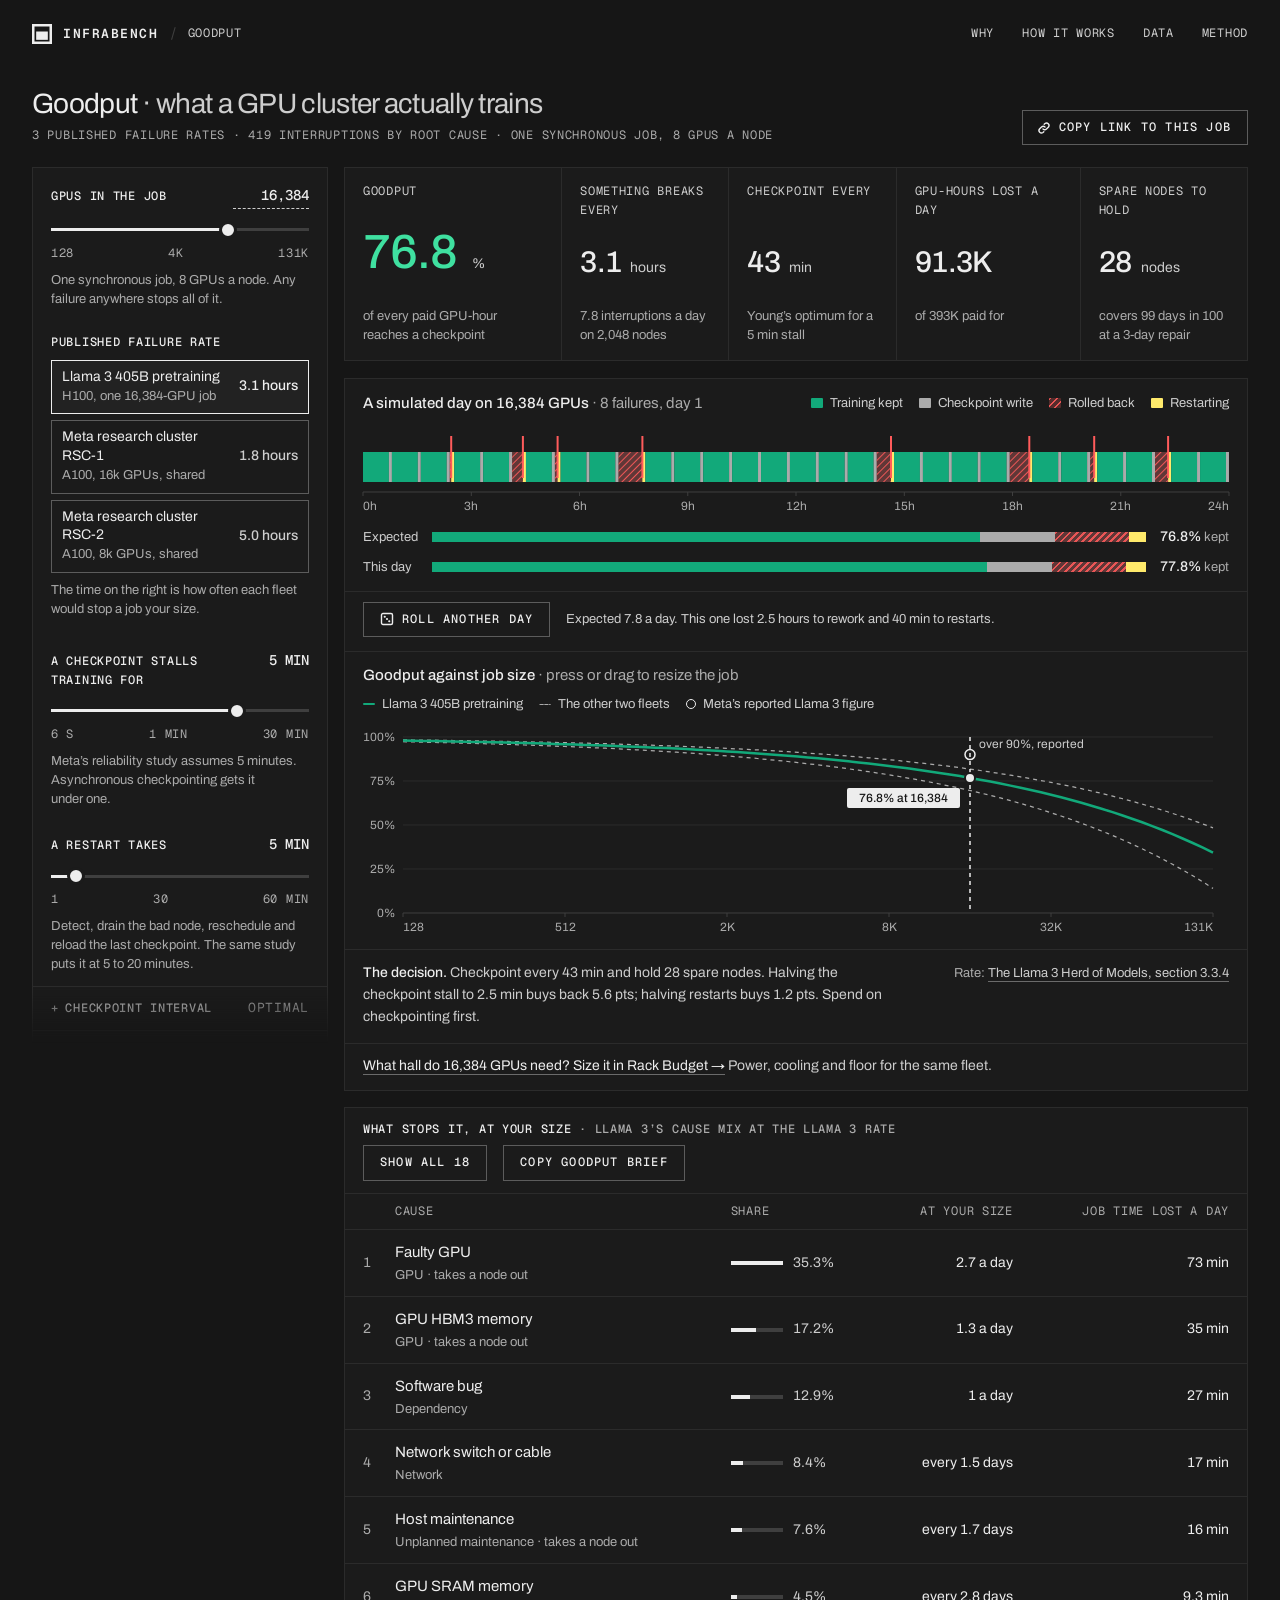
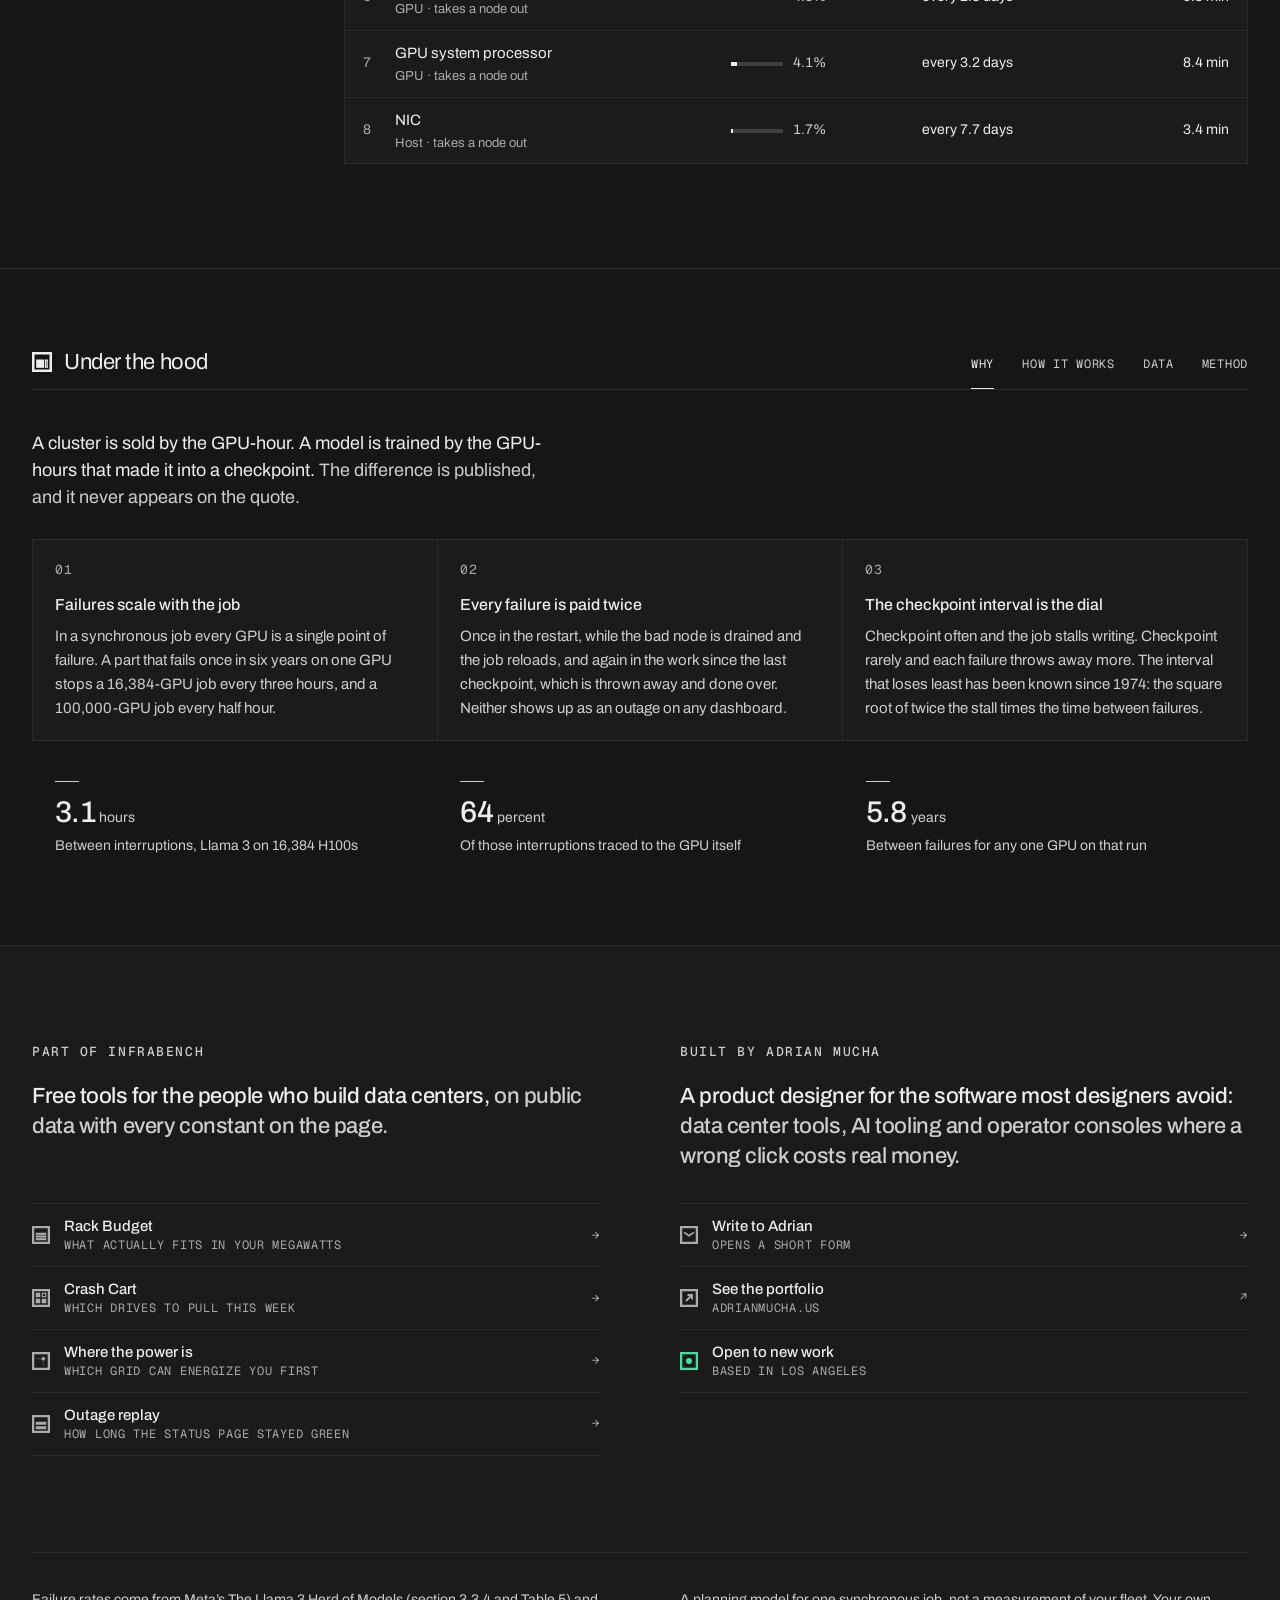
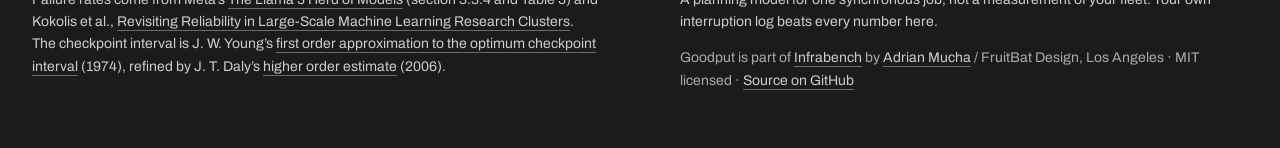
<file: goodput/index.html>
<!DOCTYPE html>
<html lang="en">
<head>
<meta charset="utf-8">
<meta name="viewport" content="width=device-width, initial-scale=1">
<title>Goodput · Infrabench</title>
<meta name="description" content="How much of a GPU cluster actually trains. Published failure rates from Meta's Llama 3 run and research clusters, scaled to your job: how often it stops, the checkpoint interval that loses least, the GPU-hours that never reach a checkpoint, and the spare nodes to hold. Every constant on the page.">
<meta property="og:title" content="Goodput · What a GPU cluster actually trains">
<meta property="og:description" content="At 16,384 GPUs something breaks every three hours. Published failure rates, scaled to your job: the checkpoint interval that loses least, and how many of the GPU-hours you paid for make it into the model.">
<meta property="og:type" content="website">
<meta property="og:image" content="/goodput/og.png">
<meta name="twitter:card" content="summary_large_image">
<link rel="icon" href="/favicon.svg" type="image/svg+xml">
<link rel="icon" href="/favicon.png" type="image/png">
<link rel="apple-touch-icon" href="/apple-touch-icon.png">
<link rel="preconnect" href="https://fonts.googleapis.com">
<link rel="preconnect" href="https://fonts.gstatic.com" crossorigin>
<link href="https://fonts.googleapis.com/css2?family=Archivo:wght@400;500;600&family=Geist+Mono:wght@400;500;600&display=swap" rel="stylesheet">
<link rel="preconnect" href="https://www.googletagmanager.com">
<script src="/assets/analytics.js"></script>
<script defer src="https://cdn.vercel-insights.com/v1/script.js"></script>
<!-- Google tag (gtag.js) -->
<script async src="https://www.googletagmanager.com/gtag/js?id=G-B4K7J0G5X6"></script>
<script>
  window.dataLayer = window.dataLayer || [];
  function gtag(){dataLayer.push(arguments);}
  gtag('js', new Date());
  gtag('config', 'G-B4K7J0G5X6');
</script>
<style>
  /* Goodput as a working console, on the suite's tokens and type scale and the same panel
     system as the other tools. Size the job and pick a published failure rate in the rail;
     to the right, five figures, a simulated day of the job with the expected split beside
     it, goodput against job size, and the published failure causes scaled to your job.
     Explanation lives in tabs below. Status colours always travel with their word. */
  :root{
    color-scheme:dark;
    --bg:#161616;          /* page surface */
    --bg2:#1B1B1B;         /* panels, one step up */
    --bg3:#222222;         /* floating readouts */
    --line:#2B2B2B;        /* hairline */
    --line2:#3F3F3F;       /* stronger rule */
    --tx:#EDEDED;          /* primary text */
    --tx2:#CDCDCD;         /* secondary text, APCA Lc 75 */
    --tx3:#ABABAB;         /* fine print, APCA Lc 60 */
    --grn:#3FE0A0;         /* the brand glyph and focus */
    /* Verdicts. Checked on #1B1B1B with every pair: worst dE 10.5 under protan, 19.9
       normal vision. Fills and marks only; the word always rides along. */
    --v-make:#3FE0A0;
    --v-slip:#FFEA6B;
    --v-miss:#FF5B5B;
    --better:#3FE0A0; --worse:#FF9A8C;   /* change chips, always with an arrow and words */
    --action-bg:#EDEDED; --action-bg-hover:#FFFFFF; --action-fg:#161616;
    --control-border:#5C5C5C; --control-border-hover:#CDCDCD;
    --link-underline:rgba(205,205,205,.45);
    --fs-micro:12px; --fs-caption:13px; --fs-small:14px; --fs-ui:15px; --fs-body:16px; --fs-lead:18px;
    --fs-sub:20px; --fs-heading:22px; --fs-title:28px; --fs-kpi:30px; --fs-hero:48px;
    --col-gap:80px; --gutter:56px; --gap:16px; --rail:296px; --pad:18px;
    --sans:"Archivo",-apple-system,BlinkMacSystemFont,"Segoe UI",Helvetica,Arial,sans-serif;
    --mono:"Geist Mono",ui-monospace,SFMono-Regular,Menlo,Consolas,monospace;
  }
  @media(max-width:700px){:root{--fs-lead:17px;--fs-kpi:26px;--fs-hero:40px;--pad:16px}}
  @media(min-width:1680px){:root{--fs-micro:13px;--fs-caption:14px;--fs-small:15px;--fs-ui:16px;--fs-body:17px;--fs-lead:20px;
    --fs-sub:23px;--fs-heading:26px;--fs-title:34px;--fs-kpi:36px;--fs-hero:56px;--col-gap:112px;--gap:20px;--rail:336px;--pad:22px}}
  @media(min-width:2200px){:root{--fs-small:16px;--fs-body:18px;--fs-lead:21px;--fs-sub:24px;--fs-title:36px;--fs-kpi:40px;--fs-hero:60px;--col-gap:136px;--rail:360px}}

  *{box-sizing:border-box}
  [hidden]{display:none !important}
  html{-webkit-text-size-adjust:100%;text-size-adjust:100%}
  body{margin:0;background:var(--bg);color:var(--tx);font-family:var(--sans);font-size:var(--fs-body);line-height:1.6;
    -webkit-font-smoothing:antialiased;-moz-osx-font-smoothing:grayscale}
  .wrap{max-width:1440px;margin:0 auto;padding:0 32px}
  @media(max-width:640px){.wrap{padding:0 16px}}
  @media(min-width:1680px){.wrap{max-width:1640px}}
  @media(min-width:2200px){.wrap{max-width:1840px}}
  a{color:inherit}
  :focus-visible{outline:2px solid var(--tx);outline-offset:3px}
  .sr-only{position:absolute;width:1px;height:1px;margin:-1px;padding:0;overflow:hidden;clip:rect(0 0 0 0);white-space:nowrap;border:0}
  .skip{position:absolute;inset-inline-start:-9999px;top:0;z-index:20;padding:12px 18px;background:var(--action-bg);color:var(--action-fg);font-weight:600;font-size:var(--fs-ui)}
  .skip:focus{inset-inline-start:0}
  .glyph{color:var(--tx);flex:none;display:block}
  h2{font-size:var(--fs-heading);font-weight:500;letter-spacing:-.02em;line-height:1.2;margin:0}
  h3{font-size:var(--fs-ui);font-weight:500;line-height:1.3;margin:0}
  .num,.tn,.dash,.mini{font-variant-numeric:tabular-nums}

  /* ---------- header ---------- */
  .top{display:flex;align-items:center;justify-content:space-between;gap:24px;min-height:68px}
  .crumb{display:flex;align-items:center;gap:12px;min-width:0}
  .brand{display:inline-flex;align-items:center;gap:11px;text-decoration:none;
    font-family:var(--mono);font-size:var(--fs-caption);font-weight:600;letter-spacing:.12em;text-transform:uppercase}
  .brand .glyph{width:20px;height:20px}
  .crumb .sep{color:var(--line2)}
  .crumb .here{font-size:var(--fs-ui);color:var(--tx2);white-space:nowrap}
  .top nav{display:flex;gap:28px}
  .top nav a{font-size:var(--fs-ui);color:var(--tx2);text-decoration:none;padding:12px 0;white-space:nowrap}
  .top nav a:hover{color:var(--tx)}
  @media(max-width:680px){.top nav{display:none}}

  /* ---------- title bar ---------- */
  .tbar{display:flex;flex-wrap:wrap;align-items:flex-end;justify-content:space-between;gap:12px 24px;padding-block:20px 22px}
  .tbar h1{font-size:var(--fs-title);font-weight:500;letter-spacing:-.025em;line-height:1.15;margin:0;text-wrap:balance}
  .tbar h1 span{color:var(--tx2)}
  .tbar .src{font-size:var(--fs-caption);color:var(--tx3);margin:6px 0 0}
  .tbar .acts{display:flex;gap:10px}
  .tbar .acts .btn{padding-inline-start:14px}   /* the icon side, optically even with the text side */

  .btn{display:inline-flex;align-items:center;gap:8px;padding:9px 16px;background:var(--action-bg);color:var(--action-fg);
    font:inherit;font-size:var(--fs-small);font-weight:500;line-height:1.3;text-decoration:none;border:1px solid var(--action-bg);cursor:pointer;white-space:nowrap}
  .btn:hover{background:var(--action-bg-hover);border-color:var(--action-bg-hover)}
  .btn.ghost{background:none;color:var(--tx);border-color:var(--control-border)}
  .btn.ghost:hover{border-color:var(--control-border-hover)}
  .btn svg{width:14px;height:14px;flex:none}

  /* ---------- the console ---------- */
  .pn{background:var(--bg2);border:1px solid var(--line);min-width:0}
  .pn-hd{display:flex;flex-wrap:wrap;align-items:baseline;justify-content:space-between;gap:6px 16px}
  .pn-hd h2{font-size:var(--fs-ui);font-weight:500;letter-spacing:0;line-height:1.3}
  .pn-hd .meta{font-size:var(--fs-caption);color:var(--tx3)}

  /* The rail spans every row; the empty last row takes whatever height it has over the
     panels, so a short list never stretches the rows above it. */
  .dash{display:grid;grid-template-columns:var(--rail) minmax(0,1fr);grid-template-rows:auto auto auto 1fr;
    grid-template-areas:"rail kpi" "rail viz" "rail list" "rail .";gap:var(--gap);padding-bottom:88px}
  .rail{grid-area:rail;align-self:start;position:sticky;top:12px;max-height:calc(100vh - 24px);overflow-y:auto;scrollbar-width:thin}
  .rail.more-below{-webkit-mask-image:linear-gradient(to bottom,#000 calc(100% - 56px),transparent);mask-image:linear-gradient(to bottom,#000 calc(100% - 56px),transparent)}
  .kpiw{grid-area:kpi;container-type:inline-size;min-width:0}
  .vizw{grid-area:viz;container-type:inline-size;min-width:0}
  .listw{grid-area:list;min-width:0;container:list / inline-size}
  @media(max-width:1180px){:root{--rail:264px}}
  @media(max-width:900px){
    .dash{grid-template-columns:minmax(0,1fr);grid-template-rows:none;grid-template-areas:"kpi" "rail" "viz" "list";padding-bottom:64px}
    .rail{position:static;max-height:none;overflow:visible}
  }

  /* ---------- inputs ---------- */
  .rail .grp{border:0;margin:0;padding:12px var(--pad);min-width:0}
  .rail > .grp:first-child{padding-top:16px}
  .rail > .grp:nth-child(2){padding-bottom:18px}
  .grp > legend,.grp-h{display:flex;justify-content:space-between;align-items:baseline;gap:12px;width:100%;
    padding:0;margin:0 0 8px;font-size:var(--fs-small);font-weight:500;color:var(--tx)}
  .rail fieldset.grp > legend{float:left}
  .rail fieldset.grp > legend + *{clear:both}
  .grp-h label{cursor:pointer}
  .grp output{font-size:var(--fs-small);font-weight:500;color:var(--tx);white-space:nowrap}
  .hint{font-size:var(--fs-caption);line-height:1.45;color:var(--tx3);margin:8px 0 0;text-wrap:pretty}

  .chips{display:flex;flex-wrap:wrap;gap:8px}
  .chip{position:relative;display:inline-flex}
  .chip input{position:absolute;inset:0;opacity:0;margin:0;cursor:pointer}
  .chip span{display:inline-block;padding:5px 10px;border:1px solid var(--control-border);font-size:var(--fs-small);line-height:1.4;
    color:var(--tx2);white-space:nowrap;cursor:pointer}
  .chip input:hover + span{border-color:var(--control-border-hover);color:var(--tx)}
  .chip input:checked + span{border-color:var(--tx);color:var(--action-fg);background:var(--tx)}
  .chip input:focus-visible + span{outline:2px solid var(--tx);outline-offset:2px}

  input[type=range]{-webkit-appearance:none;appearance:none;display:block;width:100%;height:26px;margin:0;background:transparent;cursor:pointer;--fill:50%}
  input[type=range]::-webkit-slider-runnable-track{height:3px;background:linear-gradient(to right,var(--tx) var(--fill),var(--line2) var(--fill))}
  input[type=range]:dir(rtl)::-webkit-slider-runnable-track{background:linear-gradient(to left,var(--tx) var(--fill),var(--line2) var(--fill))}
  input[type=range]::-moz-range-track{height:3px;background:var(--line2)}
  input[type=range]::-moz-range-progress{height:3px;background:var(--tx)}
  input[type=range]::-webkit-slider-thumb{-webkit-appearance:none;width:18px;height:18px;margin-top:-7.5px;border-radius:50%;background:var(--tx);border:3px solid var(--bg2);transition:transform .12s ease}
  input[type=range]::-moz-range-thumb{width:12px;height:12px;border-radius:50%;background:var(--tx);border:3px solid var(--bg2)}
  input[type=range]:active::-webkit-slider-thumb{transform:scale(1.2)}
  input[type=range]:focus-visible{outline:none}
  input[type=range]:focus-visible::-webkit-slider-thumb{box-shadow:0 0 0 2px var(--tx)}
  input[type=range]:focus-visible::-moz-range-thumb{box-shadow:0 0 0 2px var(--tx)}
  .scale{display:flex;justify-content:space-between;font-size:var(--fs-micro);color:var(--tx3);margin-top:1px}

  details.more{border-top:1px solid var(--line)}
  details.more > summary{display:flex;align-items:baseline;gap:12px;cursor:pointer;list-style:none;padding:11px var(--pad);font-size:var(--fs-small);font-weight:500;color:var(--tx2)}
  details.more > summary .sv{margin-inline-start:auto;font-size:var(--fs-caption);font-weight:400;color:var(--tx3);white-space:nowrap}
  details.more[open] > summary .sv{visibility:hidden}
  details.more > summary::-webkit-details-marker{display:none}
  details.more > summary::before{content:"+";display:inline-block;width:1.2em;margin-inline-end:-12px;color:var(--tx3);font-family:var(--mono)}
  details.more[open] > summary::before{content:"\2212"}
  details.more > summary:hover{color:var(--tx)}
  details.more .grp{padding-top:4px}

  .whatif{padding:14px var(--pad) 16px;border-top:1px solid var(--line)}
  /* a figure you can also type, as in Rack Budget */
  .nin{display:inline-flex;align-items:baseline;gap:4px;font-size:var(--fs-small);font-weight:500;color:var(--tx);white-space:nowrap}
  .nin input{width:9.5ch;padding:0 0 1px;margin:0;background:none;border:0;border-bottom:1px dashed var(--control-border-hover);border-radius:0;
    font:inherit;color:var(--tx);text-align:end;font-variant-numeric:tabular-nums;-moz-appearance:textfield;appearance:textfield}
  .nin input::-webkit-outer-spin-button,.nin input::-webkit-inner-spin-button{-webkit-appearance:none;margin:0}
  .nin input::placeholder{color:var(--tx3)}
  .nin input:hover{border-bottom-style:solid}
  .nin input:focus-visible{outline:2px solid var(--tx);outline-offset:3px}
  .nin span{font-weight:400;color:var(--tx2)}
  .rail .seg{display:flex} .rail .seg button{flex:1 1 0;padding-inline:6px}
  .whatif h2{font-size:var(--fs-small);font-weight:500;margin:0 0 8px}
  .whatif div{display:flex;flex-wrap:wrap;gap:8px}
  .whatif button{font:inherit;font-size:var(--fs-small);line-height:1.4;color:var(--tx);background:none;border:1px dashed var(--control-border-hover);padding:5px 10px;cursor:pointer;white-space:nowrap}
  .whatif button:hover{border-style:solid;border-color:var(--tx)}
  .whatif button:disabled{color:var(--tx3);border-color:var(--line2);cursor:default;border-style:dashed}

  /* ---------- the five figures ---------- */
  .kpis{display:grid;grid-template-columns:1.4fr 1.1fr 1fr 1fr 1fr;gap:1px;margin:0;background:var(--line)}
  /* each tile spans four rows of the strip, so labels, values, changes and notes line up across it */
  .kpi{position:relative;display:grid;grid-row:span 4;grid-template-rows:subgrid;row-gap:0;margin:0;padding:14px var(--pad) 16px;background:var(--bg2);min-width:0}
  .kpi dt{font-size:var(--fs-small);color:var(--tx2);line-height:1.35}
  .kpi dd{margin:0}
  .kpi .v{align-self:end;display:flex;align-items:baseline;flex-wrap:wrap;column-gap:.3em;margin-top:6px;font-size:var(--fs-kpi);font-weight:500;letter-spacing:-.02em;line-height:1.1}
  .kpi .v b{font-weight:500;white-space:nowrap}
  .kpi .v small{font-size:var(--fs-small);font-weight:400;color:var(--tx2);letter-spacing:0}
  .kpi.main .v{font-size:var(--fs-hero)}
  .kpi.main .v b{color:var(--grn)}
  .kpi.main.none .v b{color:var(--tx)}
  .kpi .d{display:flex;align-items:center;gap:5px;min-height:1.5em;margin-top:6px;font-size:var(--fs-caption);font-weight:500;color:var(--tx3);white-space:nowrap}
  .kpi .d.good{color:var(--better)} .kpi .d.bad{color:var(--worse)}
  .kpi .d i{font-style:normal;font-size:.75em}
  .kpi .s{margin-top:2px;font-size:var(--fs-caption);color:var(--tx3);line-height:1.45;text-wrap:pretty}
  .kpi.hit{animation:kflash .7s ease-out}
  @keyframes kflash{from{background:#272727}to{background:var(--bg2)}}
  .alert{display:flex;align-items:center;gap:10px;margin:0;padding:10px var(--pad);background:var(--bg2);border:1px solid var(--line);border-top:0;font-size:var(--fs-small);line-height:1.45;color:var(--tx);text-wrap:pretty}
  .alert .ic{width:10px;height:10px;flex:none}
  .alert.warn .ic{background:var(--v-slip)} .alert.bad .ic{background:var(--v-miss)} .alert.ok .ic{background:var(--grn)}
  @container (max-width:860px){
    .kpis{grid-template-columns:repeat(6,minmax(0,1fr))}
    .kpi{grid-column:span 2} .kpi.main,.kpi.you{grid-column:span 3}
  }
  @container (max-width:520px){
    .kpis{grid-template-columns:repeat(2,minmax(0,1fr))}
    .kpi,.kpi.you{grid-column:span 1} .kpi.main{grid-column:1 / -1}
  }

  /* floating readouts lift with a ring and a shadow rather than a solid border, so they sit
     cleanly over whatever colour is underneath */
  .tip{position:absolute;z-index:5;pointer-events:none;min-width:210px;max-width:290px;padding:9px 12px;background:var(--bg3);
    font-size:var(--fs-caption);line-height:1.45;color:var(--tx2);box-shadow:0 0 0 1px rgba(255,255,255,.1),0 8px 24px rgba(0,0,0,.45)}
  .tip b{display:block;color:var(--tx);font-weight:500;font-size:var(--fs-small)}
  .tip .k{display:flex;align-items:center;gap:7px;margin-top:5px;color:var(--tx)}
  .tip .row{display:flex;justify-content:space-between;gap:16px;margin-top:3px}
  .tip .row span:last-child{color:var(--tx)}

  /* ---------- the ranked list ---------- */
  .listw .pn-hd{align-items:center;padding:12px var(--pad)}
  .listw .pn-hd .r{display:flex;flex-wrap:wrap;align-items:center;gap:10px 16px}
  .seg{display:inline-flex;border:1px solid var(--control-border)}
  .seg button{font:inherit;font-size:var(--fs-small);line-height:1.4;padding:5px 12px;background:none;border:0;color:var(--tx2);cursor:pointer;white-space:nowrap}
  .seg button + button{border-inline-start:1px solid var(--control-border)}
  .seg button:hover{color:var(--tx)}
  .seg button[aria-pressed="true"]{background:var(--tx);color:var(--action-fg)}
  .seg button:focus-visible{outline-offset:-2px}
  table.pl{width:100%;border-collapse:collapse;font-size:var(--fs-small)}
  .pl th{font-size:var(--fs-caption);font-weight:400;color:var(--tx3);text-align:start;padding:8px 12px;border-top:1px solid var(--line);white-space:nowrap}
  .pl th[aria-sort]{color:var(--tx)}
  .pl td{padding:10px 12px;border-top:1px solid var(--line);vertical-align:middle;background:var(--bg2)}
  .pl th:first-child,.pl td:first-child{padding-inline-start:var(--pad)}
  .pl th:last-child,.pl td:last-child{padding-inline-end:var(--pad)}
  .pl .rk{width:2.6em;color:var(--tx3)}
  .pl th.n,.pl td.n{text-align:end}
  .pl td.n{white-space:nowrap}
  .pl .exp{display:block;padding:0;margin:0;background:none;border:0;font:inherit;color:inherit;text-align:start;cursor:pointer}
  .pl .nm{display:block;color:var(--tx);font-size:var(--fs-ui)}
  .pl .nm::after{content:"+";font-family:var(--mono);color:var(--tx3);margin-inline-start:.5em}
  .pl .exp[aria-expanded="true"] .nm::after{content:"\2212"}
  .pl .exp:hover .nm{text-decoration:underline;text-decoration-thickness:1px;text-underline-offset:.3em}
  .pl .ar{display:block;font-size:var(--fs-caption);color:var(--tx3);margin-top:1px}
  .pl .win{font-size:var(--fs-ui);font-weight:500;white-space:nowrap}
  .pl .vd{display:flex;align-items:center;gap:6px;font-size:var(--fs-caption);color:var(--tx2);margin-top:2px;white-space:nowrap}
  .pl .vd .br{color:var(--tx3)}
  .bar{display:inline-block;width:52px;height:4px;margin-inline-end:10px;background:var(--line2);vertical-align:middle}
  .bar i{display:block;height:100%;background:var(--tx3)}
  .pl .sorted .bar i{background:var(--tx)}
  .pl tr.qr.lit td{background:#212121}
  .pl tr.qd td{padding:2px 12px 18px;border-top:0}
  @media (prefers-reduced-motion: no-preference){ .bar i{transition:width .3s ease} }

  /* ---------- under the hood ---------- */
  .ref{padding-block:72px 88px;border-top:1px solid var(--line)}
  .ref-hd{display:flex;flex-wrap:wrap;align-items:flex-end;justify-content:space-between;gap:16px 40px;border-bottom:1px solid var(--line);margin-bottom:40px}
  .ref-hd h2{display:flex;align-items:center;gap:12px;padding-bottom:14px}
  .ref-hd h2 .glyph{width:20px;height:20px}
  .tabs{display:flex;gap:28px;overflow-x:auto;scrollbar-width:none}
  .tabs button{background:none;border:0;border-bottom:2px solid transparent;margin-bottom:-1px;padding:12px 0;font:inherit;font-size:var(--fs-ui);color:var(--tx2);cursor:pointer;white-space:nowrap}
  .tabs button:hover{color:var(--tx)}
  .tabs button[aria-selected="true"]{color:var(--tx);border-bottom-color:var(--tx)}
  .tabs button:focus-visible{outline-offset:-2px}
  [role=tabpanel]:focus-visible{outline-offset:8px}
  .two{display:grid;grid-template-columns:minmax(0,5fr) minmax(0,6fr);column-gap:var(--col-gap);row-gap:48px}
  @media(max-width:900px){.two{grid-template-columns:minmax(0,1fr)}.lead{max-width:none}}
  .lead{margin:0 0 28px;font-size:var(--fs-lead);line-height:1.5;color:var(--tx2);max-width:calc((100% - var(--col-gap)) * 5 / 11);text-wrap:pretty}
  .lead span{color:var(--tx)}
  .cards{display:grid;grid-template-columns:repeat(3,minmax(0,1fr));gap:1px;background:var(--line);border:1px solid var(--line)}
  @media(max-width:900px){.cards{grid-template-columns:minmax(0,1fr)}}
  .cards{counter-reset:card}
  .cards > div{background:var(--bg2);padding:20px 22px}
  .cards > div::before{counter-increment:card;content:counter(card, decimal-leading-zero);display:block;margin-bottom:14px;font-family:var(--mono);font-size:var(--fs-caption);letter-spacing:.08em;color:var(--tx3)}
  .cards h3{font-size:var(--fs-body);margin:0 0 8px}
  .cards p{margin:0;color:var(--tx2);font-size:var(--fs-ui);text-wrap:pretty}
  /* on the cards' columns, each figure inset like the card text above it (the cards' 1px
     border and 22px padding), so it sits under its card's number; no column gap, the
     gutter trails each figure instead */
  .stats{display:grid;grid-template-columns:repeat(3,minmax(0,1fr));gap:24px 0;margin:40px 0 0;padding:0}
  @media(max-width:700px){.stats{grid-template-columns:minmax(0,1fr)}}
  .stats div{margin:0;padding-inline:23px var(--gutter)}
  .stats dd{margin:0;font-size:var(--fs-kpi);font-weight:500;letter-spacing:-.02em;line-height:1.1}
  .stats dd small{font-size:var(--fs-small);font-weight:400;color:var(--tx2);letter-spacing:0;margin-inline-start:.3em}
  .stats dt{order:2;margin-top:6px;font-size:var(--fs-small);color:var(--tx2)}
  .stats div{display:flex;flex-direction:column}
  .stats div::before{content:"";order:-1;width:24px;height:1px;margin-bottom:14px;background:var(--tx2)}
  .steps{margin:0;padding:0;list-style:none;counter-reset:s}
  .steps li{counter-increment:s;display:grid;grid-template-columns:2em minmax(0,1fr);padding:0 0 22px}
  .steps li::before{content:counter(s, decimal-leading-zero);font-family:var(--mono);color:var(--tx3);font-size:var(--fs-small);padding-top:2px}
  .steps h3{font-size:var(--fs-body);margin-bottom:4px}
  .steps p{margin:0;color:var(--tx2);font-size:var(--fs-ui);text-wrap:pretty}
  .steps b{color:var(--tx);font-weight:500}
  .ex{margin:0;align-self:start;background:var(--bg2);border:1px solid var(--line);padding:22px 26px}
  .ex figcaption{font-size:var(--fs-caption);color:var(--tx3);margin:0 0 12px}
  .ex .q{font-size:var(--fs-body);color:var(--tx);margin:0 0 12px;text-wrap:pretty}
  .ex .out{margin:14px 0 0;padding-top:14px;border-top:1px solid var(--line);font-size:var(--fs-small);color:var(--tx2);text-wrap:pretty}
  .chain{margin:0;padding:0;list-style:none;font-size:var(--fs-small);line-height:1.55;color:var(--tx2)}
  .chain li{display:grid;grid-template-columns:1.6em minmax(0,1fr);padding:3px 0}
  .chain li::before{content:"\2192";color:var(--tx3);font-family:var(--mono)}
  .chain li:first-child::before{content:""}
  .chain b{color:var(--tx);font-weight:500}

  .tscroll{overflow-x:auto}
  .tscroll.more-end{-webkit-mask-image:linear-gradient(to right,#000 calc(100% - 56px),transparent);mask-image:linear-gradient(to right,#000 calc(100% - 56px),transparent)}
  table.ref-t{width:100%;border-collapse:collapse;font-size:var(--fs-small);min-width:860px}
  .ref-t th{font-weight:400;color:var(--tx3);text-align:start;padding:8px 16px 10px 0;border-bottom:1px solid var(--line2);font-size:var(--fs-caption)}
  .ref-t td,.ref-t tbody th{padding:12px 16px 12px 0;border-bottom:1px solid var(--line);vertical-align:top;text-align:start;font-weight:400;color:var(--tx2)}
  .ref-t tbody th{color:var(--tx)}
  .ref-t .m{white-space:nowrap}
  .ref-t .ci{display:block;color:var(--tx3);font-size:var(--fs-caption)}
  /* Only the notes wrap. Every other column holds its line, so the notes column takes the
     rest of the table and its text runs to the table's edge rather than stopping short. */
  .ref-t th,.ref-t td{white-space:nowrap}
  .ref-t td:last-child{white-space:normal;width:100%}
  .ref-t .nt{display:block;text-wrap:pretty}

  dl.eq{margin:0}
  dl.eq div{display:grid;grid-template-columns:minmax(0,9em) minmax(0,1fr);gap:4px 24px;padding:12px 0;border-bottom:1px solid var(--line)}
  dl.eq div:first-child{border-top:1px solid var(--line)}
  dl.eq dt{color:var(--tx);font-size:var(--fs-small)}
  dl.eq dd{margin:0;color:var(--tx2);font-size:var(--fs-small);font-family:var(--mono);line-height:1.6}
  @media(max-width:560px){dl.eq div{grid-template-columns:minmax(0,1fr)}}
  .calls p{margin:0 0 16px;color:var(--tx2);text-wrap:pretty}
  .calls p b{color:var(--tx);font-weight:500}

  /* ---------- about and footer ----------
     The page's sign-off, on its own full-bleed band one step up from the page, so it reads
     as the suite and the author rather than more of the tool. Two mirrored halves: each
     gets a label in the wordmark's voice, a two-tone line and three rows, and the halves
     share their rows through a subgrid, so the labels, the lines and the lists start level
     whatever the lines' lengths. The footer keeps the halves: the sources on the left, the
     caveat and the credit on the right. */
  .sec{padding-block:96px;border-top:1px solid var(--line)}
  @media(max-width:700px){.sec{padding-block:64px}.ref{padding-block:56px 64px}}
  .about,footer{background:var(--bg2)}
  .about .wrap,footer .wrap{display:grid;grid-template-columns:repeat(2,minmax(0,1fr));column-gap:var(--col-gap)}
  .about .wrap{grid-template-rows:repeat(3,auto)}
  .so-half{grid-row:span 3;display:grid;grid-template-rows:subgrid}
  .so-label{margin:0 0 20px;font-family:var(--mono);font-size:var(--fs-caption);font-weight:500;letter-spacing:.12em;
    line-height:20px;text-transform:uppercase;color:var(--tx2)}
  .so-line{margin:0;font-size:var(--fs-heading);font-weight:500;letter-spacing:-.02em;line-height:1.35;color:var(--tx);text-wrap:pretty}
  .so-line span{color:var(--tx2)}
  .so-rows{align-self:start;list-style:none;margin:32px 0 0;padding:0;border-bottom:1px solid var(--line)}
  .so-rows li > *{display:grid;grid-template-columns:auto minmax(0,1fr) auto;align-items:center;column-gap:14px;padding:12px 0;
    border-top:1px solid var(--line);color:var(--tx2);text-decoration:none}
  .so-rows .glyph{width:18px;height:18px;color:var(--tx3)}
  .so-name{display:block;font-size:var(--fs-ui);font-weight:500;line-height:1.4;color:var(--tx)}
  .so-what{display:block;font-size:var(--fs-small);line-height:1.4;color:var(--tx3)}
  .so-end{font-size:var(--fs-small);color:var(--tx3)}
  /* the links light up on hover; availability is a status, so its glyph stays green */
  /* the contact row is a button that opens the form, dressed as the rows around it */
  .so-rows button{width:100%;margin:0;background:none;border:0;border-top:1px solid var(--line);font:inherit;text-align:start;cursor:pointer}
  .so-rows :is(a,button):hover .glyph{color:var(--tx)}
  .so-open .glyph{color:var(--grn)}
  .so-rows :is(a,button):hover .so-end{color:var(--tx)}
  footer{padding:0 0 56px;font-size:var(--fs-small);color:var(--tx3)}
  footer .wrap{row-gap:14px}
  footer .wrap::before{content:"";grid-column:1 / -1;border-top:1px solid var(--line);margin-bottom:22px}
  footer p{margin:0;text-wrap:pretty}
  footer .fine{color:var(--tx2)}
  footer .fine:first-of-type{grid-row:span 2}
  /* stacked, the author comes first */
  @media(max-width:900px){
    .about .wrap,footer .wrap{grid-template-columns:minmax(0,1fr)}
    .about .wrap{grid-template-rows:none;row-gap:64px}
    .so-half{grid-row:auto;display:block}
    .about .me{order:-1}
    .so-line{font-size:var(--fs-sub)}
    footer .fine:first-of-type{grid-row:auto}
  }
  footer a{color:var(--tx2);text-decoration:underline;text-decoration-thickness:1px;text-underline-offset:.3em;text-decoration-color:var(--link-underline)}
  footer a:hover{color:var(--tx);text-decoration-color:currentColor}

  .mini{position:fixed;inset-inline:12px;bottom:calc(12px + env(safe-area-inset-bottom));z-index:15;display:none;align-items:center;justify-content:space-between;gap:12px;
    padding:12px 16px;background:var(--bg3);box-shadow:0 0 0 1px rgba(255,255,255,.1),0 10px 30px rgba(0,0,0,.5);font-size:var(--fs-small);color:var(--tx2)}
  .mini b{color:var(--tx);font-weight:500;font-size:var(--fs-ui)}
  .mini.on{display:flex}
  @media(min-width:901px){.mini.on{display:none}}

  .toast{position:fixed;bottom:24px;inset-inline-start:50%;transform:translate(-50%,8px);z-index:30;padding:10px 16px;background:var(--action-bg);color:var(--action-fg);
    font-size:var(--fs-small);font-weight:500;opacity:0;pointer-events:none}
  .toast.on{opacity:1;transform:translate(-50%,0)}
  @media (prefers-reduced-motion: no-preference){
    html{scroll-behavior:smooth}
    /* the toast leaves faster and softer than it arrived */
    .toast{transition:opacity .15s ease-out,transform .15s ease-out}
    .toast.on{transition-duration:.2s}
    /* a press gives way a little; joined segments, tabs and text links stay still */
    .btn,.whatif button,.chip span{transition:scale .15s ease-out}
    .btn:active:not(:disabled),.whatif button:active:not(:disabled),.chip input:active + span{scale:.96}
  }
  /* ---------- Goodput's own parts ---------- */
  #day text,#curve text{font-size:var(--fs-micro);font-variant-numeric:tabular-nums}
  /* the strip's own weights, only while it is one row; narrower, the shared stacking takes over */
  @container (min-width:861px){ .kpis{grid-template-columns:1.3fr 1fr 1fr 1.1fr 1fr} }

  /* the three published fleets, as radio rows that show how often each would stop your job */
  .profs{display:grid;gap:6px}
  .prof{position:relative;display:grid;grid-template-columns:minmax(0,1fr) auto;column-gap:10px;row-gap:1px;padding:7px 10px 8px;
    border:1px solid var(--control-border);cursor:pointer}
  .prof input{position:absolute;inset:0;width:100%;height:100%;opacity:0;margin:0;cursor:pointer}
  .prof .nm{font-size:var(--fs-small);color:var(--tx);line-height:1.35}
  .prof .dt{grid-column:1;font-size:var(--fs-caption);color:var(--tx3);line-height:1.35}
  .prof .g{grid-row:1 / span 2;grid-column:2;align-self:center;font-size:var(--fs-small);font-weight:500;color:var(--tx2);white-space:nowrap}
  .prof:hover{border-color:var(--control-border-hover)}
  .prof.on{border-color:var(--tx);background:var(--bg3)}
  .prof.on .g{color:var(--tx)}
  .prof:has(input:focus-visible){outline:2px solid var(--tx);outline-offset:2px}
  @media (prefers-reduced-motion: no-preference){ .prof{transition:scale .15s ease-out} .prof:active{scale:.96} }
  .rail .seg + input[type=range]{margin-top:8px}

  /* ---------- the day, the split and the curve ---------- */
  .viz-hd{display:flex;flex-wrap:wrap;align-items:baseline;justify-content:space-between;gap:8px 20px;padding:14px var(--pad) 4px}
  .viz-hd h2{font-size:var(--fs-ui);font-weight:500;letter-spacing:0;line-height:1.3}
  .viz-hd h2 span{color:var(--tx3);font-weight:400}
  .viz-hd.sub{border-top:1px solid var(--line);margin-top:4px}
  .legend{display:flex;flex-wrap:wrap;gap:4px 16px;margin:0;padding:0;list-style:none;font-size:var(--fs-caption);color:var(--tx2)}
  .legend li{display:inline-flex;align-items:center;gap:7px;white-space:nowrap}
  .sw{width:12px;height:10px;flex:none;border-radius:1px}
  /* chart green for the work that counts; the verdict red and yellow for what it cost */
  .sw.tr{background:#12A97A} .sw.ck{background:#ABABAB} .sw.rs{background:var(--v-slip)}
  .sw.lo{background:repeating-linear-gradient(135deg,rgba(255,91,91,.9) 0 2px,rgba(255,91,91,.25) 2px 5px)}
  .sw.ln{height:0;border-top:2px solid #12A97A} .sw.lo2{height:0;border-top:1.5px dashed var(--tx3)}
  .sw.ring{width:10px;height:10px;border-radius:50%;border:1.5px solid var(--tx)}
  .daybox,.curvebox{position:relative;padding:4px var(--pad) 6px}
  #day{display:block;width:100%;overflow:visible}
  #curve{display:block;width:100%;overflow:visible;touch-action:pan-y;cursor:ew-resize}

  .split{display:grid;grid-template-columns:auto minmax(0,1fr) auto;gap:8px 14px;align-items:center;margin:0;padding:6px var(--pad) 12px;font-size:var(--fs-caption);color:var(--tx2)}
  .split dt{white-space:nowrap}
  .split dd{margin:0}
  .split .sb{display:flex;height:10px;background:var(--line)}
  .split .sb i{display:block;height:100%}
  .split .sb .tr{background:#12A97A} .split .sb .ck{background:#ABABAB} .split .sb .rs{background:var(--v-slip)}
  .split .sb .lo{background:repeating-linear-gradient(135deg,rgba(255,91,91,.9) 0 2px,rgba(255,91,91,.25) 2px 5px)}
  .split .v{font-size:var(--fs-small);font-weight:500;color:var(--tx);text-align:end;white-space:nowrap;font-variant-numeric:tabular-nums}
  .split .v small{font-size:var(--fs-caption);font-weight:400;color:var(--tx3)}
  @media (prefers-reduced-motion: no-preference){ .split .sb i{transition:flex-basis .3s ease} }

  .player{display:flex;flex-wrap:wrap;align-items:center;gap:10px 16px;padding:10px var(--pad);border-top:1px solid var(--line)}
  .player .st{font-size:var(--fs-caption);color:var(--tx2);text-wrap:pretty}
  .what{display:grid;grid-template-columns:minmax(0,1fr) auto;gap:6px 24px;align-items:baseline;padding:12px var(--pad) 14px;border-top:1px solid var(--line)}
  .what p{margin:0;font-size:var(--fs-small);color:var(--tx2);text-wrap:pretty}
  .what p b{color:var(--tx);font-weight:500}
  .what .src{font-size:var(--fs-caption);color:var(--tx3)}
  .what a{color:var(--tx2);text-decoration:underline;text-decoration-thickness:1px;text-underline-offset:.3em;text-decoration-color:var(--link-underline)}
  .what a:hover{color:var(--tx);text-decoration-color:currentColor}
  .vizw{container:viz / inline-size}
  @container viz (max-width:700px){ .what{grid-template-columns:minmax(0,1fr)} }
  /* the step back to Rack Budget: the hall these GPUs came from, or a hall for this many */
  .handoff{margin:0;padding:11px var(--pad) 13px;border-top:1px solid var(--line);font-size:var(--fs-small);color:var(--tx2);text-wrap:pretty}
  .handoff a{color:var(--tx);text-decoration:underline;text-decoration-thickness:1px;text-underline-offset:.3em;text-decoration-color:var(--link-underline)}
  .handoff a:hover{text-decoration-color:currentColor}

  /* ---------- the causes, scaled to your job ---------- */
  .pl .nm::after{content:none}
  .pl td.share{white-space:nowrap;color:var(--tx2)}
  .pl td.share .bar i{background:var(--tx)}
  .pl .ct{color:var(--tx);font-variant-numeric:tabular-nums}
  .pl tr.qr.more{display:none}
  .pl.all tr.qr.more{display:table-row}
  @container list (max-width:760px){
    .pl thead{position:absolute;width:1px;height:1px;overflow:hidden;clip-path:inset(50%);white-space:nowrap}
    .pl tr.qr{position:relative;display:flex;flex-wrap:wrap;align-items:baseline;column-gap:16px;row-gap:4px;
      padding:12px var(--pad) 14px calc(var(--pad) + 2em);border-top:1px solid var(--line)}
    .pl tr.qr.more{display:none}
    .pl.all tr.qr.more{display:flex}
    .pl tr.qr td{border:0;padding:0;background:none}
    .pl td.rk{position:absolute;inset-inline-start:var(--pad);top:13px;width:auto}
    .pl td.who{flex:1 1 100%}
    .pl td.n{text-align:start}
    .pl td.n .bar{display:none}
    .pl td.lost::after{content:" lost a day";color:var(--tx3)}
  }
  .alert.info .ic{background:var(--tx3)}
  .ref-t + h3,.tscroll + h3{margin:48px 0 16px}
  .ref h3.tt{font-size:var(--fs-body);margin:0 0 16px}

  @media print{
    :root{--bg:#fff;--bg2:#fff;--bg3:#fff;--line:#c7cdd5;--line2:#a8b1bc;--tx:#12161b;--tx2:#39424d;--tx3:#5b6470}
    .top nav,.tbar .acts,.rail,.mini,.toast,.skip,.ref,.sec,.listw .pn-hd .r,.player{display:none}
    .dash{display:block;padding:0} .kpiw,.vizw{margin-bottom:16px}
    .pl tr.qr.more{display:table-row}
    .print-url{display:block;margin-top:14px;font-family:var(--mono);font-size:11px;word-break:break-all}
  }
  .print-url{display:none}

  /* ---------- terminal dress ----------
     The suite's shared voice, the same as the index: everything that labels or operates
     the page is uppercase mono, sentences and figures stay in the sans. Controls are drawn
     in outline and fill when used. Green is a data colour here, never chrome. */
  ::selection{background:var(--tx);color:var(--bg)}
  .top nav a,.crumb .here,.btn,.pn-hd h2,.pn-hd .meta,.grp > legend,.grp-h,.kpi dt,.chip span,.seg button,
  .whatif h2,.whatif button,.pl th,.tabs button,.scale,details.more > summary,.tbar .src,.so-what,.so-end{
    font-family:var(--mono);font-size:var(--fs-micro);letter-spacing:.06em;text-transform:uppercase}
  .grp output,.grp > legend output,.grp-h output{font-family:var(--mono);letter-spacing:0}
  .tbar h1,h2{font-weight:400}
  .pn-hd h2{font-weight:500;letter-spacing:.06em}
  .kpi dt,.tbar .src,.pn-hd .meta{line-height:1.6}
  .btn{background:none;color:var(--tx);border-color:var(--tx2);letter-spacing:.1em}
  .btn:hover,.btn.ghost:hover{background:var(--tx);border-color:var(--tx);color:var(--bg)}
  .btn.ghost{border-color:var(--control-border)}
  .tabs button{padding-block:14px}
</style>
</head>
<body>

<a class="skip" href="#console">Skip to the tool</a>

<svg width="0" height="0" style="position:absolute" aria-hidden="true">
  <symbol id="g-infrabench" viewBox="0 0 24 24"><rect x="1.5" y="1.5" width="21" height="21" fill="none" stroke="currentColor" stroke-width="3"/><rect x="5" y="9" width="14" height="10" fill="currentColor"/></symbol>
  <symbol id="g-rack-budget" viewBox="0 0 24 24"><rect x="1.5" y="1.5" width="21" height="21" fill="none" stroke="currentColor" stroke-width="3"/><rect x="5" y="16.2" width="14" height="2.8" fill="currentColor"/><rect x="5" y="12.6" width="14" height="2.8" fill="currentColor"/><rect x="5" y="9" width="14" height="2.8" fill="currentColor"/></symbol>
  <symbol id="g-crash-cart" viewBox="0 0 24 24"><rect x="1.5" y="1.5" width="21" height="21" fill="none" stroke="currentColor" stroke-width="3"/><rect x="5" y="5" width="6" height="6" fill="currentColor"/><rect x="5" y="13" width="6" height="6" fill="currentColor"/><rect x="13" y="13" width="6" height="6" fill="currentColor"/><rect x="13.75" y="5.75" width="4.5" height="4.5" fill="none" stroke="currentColor" stroke-width="1.5"/></symbol>
  <symbol id="g-power-map" viewBox="0 0 24 24"><rect x="1.5" y="1.5" width="21" height="21" fill="none" stroke="currentColor" stroke-width="3"/><line x1="5" y1="9" x2="19" y2="9" stroke="currentColor" stroke-width="0.8" opacity="0.5"/><line x1="15" y1="5" x2="15" y2="19" stroke="currentColor" stroke-width="0.8" opacity="0.5"/><rect x="13" y="7" width="4" height="4" fill="currentColor"/></symbol>
  <symbol id="g-outage-replay" viewBox="0 0 24 24"><rect x="1.5" y="1.5" width="21" height="21" fill="none" stroke="currentColor" stroke-width="3"/><rect x="5" y="9" width="14" height="4" fill="currentColor"/><rect x="5" y="15" width="14" height="4" fill="currentColor"/></symbol>
  <symbol id="g-goodput" viewBox="0 0 24 24"><rect x="1.5" y="1.5" width="21" height="21" fill="none" stroke="currentColor" stroke-width="3"/><rect x="5" y="9" width="9.5" height="10" fill="currentColor"/><rect x="16.25" y="9.75" width="2" height="8.5" fill="none" stroke="currentColor" stroke-width="1.5"/></symbol>
  <symbol id="g-mail" viewBox="0 0 24 24"><rect x="1.5" y="1.5" width="21" height="21" fill="none" stroke="currentColor" stroke-width="3"/><path d="M5.5 8.5 12 13l6.5-4.5" fill="none" stroke="currentColor" stroke-width="2.4"/></symbol>
  <symbol id="g-out" viewBox="0 0 24 24"><rect x="1.5" y="1.5" width="21" height="21" fill="none" stroke="currentColor" stroke-width="3"/><path d="M8 16 16 8M10 8h6v6" fill="none" stroke="currentColor" stroke-width="2.4"/></symbol>
  <symbol id="g-open" viewBox="0 0 24 24"><rect x="1.5" y="1.5" width="21" height="21" fill="none" stroke="currentColor" stroke-width="3"/><circle cx="12" cy="12" r="4" fill="currentColor"/></symbol>
  <symbol id="i-link" viewBox="0 0 14 14"><path d="M6 8a2.5 2.5 0 0 0 3.5 0l2-2A2.5 2.5 0 0 0 8 2.5l-.8.8M8 6a2.5 2.5 0 0 0-3.5 0l-2 2A2.5 2.5 0 0 0 6 11.5l.8-.8" fill="none" stroke="currentColor" stroke-width="1.4" stroke-linecap="round"/></symbol>
  <symbol id="i-dice" viewBox="0 0 14 14"><rect x="1.5" y="1.5" width="11" height="11" rx="1.5" fill="none" stroke="currentColor" stroke-width="1.4"/><circle cx="4.75" cy="4.75" r="1.1" fill="currentColor"/><circle cx="7" cy="7" r="1.1" fill="currentColor"/><circle cx="9.25" cy="9.25" r="1.1" fill="currentColor"/></symbol>
</svg>

<header class="wrap top">
  <div class="crumb">
    <a class="brand" href="/"><svg class="glyph" aria-hidden="true"><use href="#g-infrabench"/></svg>Infrabench</a>
    <span class="sep" aria-hidden="true">/</span>
    <span class="here">Goodput</span>
  </div>
  <nav aria-label="Page">
    <a href="#why" data-tab="why">Why</a>
    <a href="#how" data-tab="how">How it works</a>
    <a href="#data" data-tab="data">Data</a>
    <a href="#method" data-tab="method">Method</a>
  </nav>
</header>

<main id="main">

<div class="wrap tbar">
  <div>
    <h1>Goodput <span>· what a GPU cluster actually trains</span></h1>
    <!-- counted off the data block, so it cannot drift from what the tool computes -->
    <p class="src" id="prov"></p>
  </div>
  <div class="acts">
    <button class="btn ghost" type="button" id="copyLink"><svg aria-hidden="true"><use href="#i-link"/></svg>Copy link to this job</button>
  </div>
</div>

<!-- ================= THE CONSOLE ================= -->
<section class="wrap dash" id="console" aria-label="Goodput">
  <p class="sr-only" id="srStatus" role="status"></p>

  <!-- inputs -->
  <div class="rail pn" role="group" aria-label="Your job">
    <div class="grp">
      <div class="grp-h"><label for="gpus">GPUs in the job</label>
        <span class="nin"><input type="text" id="gpus" inputmode="numeric" autocomplete="off" spellcheck="false"></span></div>
      <label class="sr-only" for="gR">GPUs in the job, on a slider</label>
      <input type="range" id="gR" min="0" max="1000" step="1">
      <div class="scale" aria-hidden="true"><span>128</span><span>4K</span><span>131K</span></div>
      <p class="hint">One synchronous job, 8 GPUs a node. Any failure anywhere stops all of it.</p>
    </div>

    <fieldset class="grp">
      <legend>Published failure rate</legend>
      <div class="profs" id="profs"></div>
      <p class="hint">The time on the right is how often each fleet would stop a job your size.</p>
    </fieldset>

    <div class="grp">
      <div class="grp-h"><label for="wR">A checkpoint stalls training for</label><output id="wOut" for="wR"></output></div>
      <input type="range" id="wR" min="0" max="1000" step="1">
      <div class="scale" aria-hidden="true"><span>6 s</span><span>1 min</span><span>30 min</span></div>
      <p class="hint">Meta’s reliability study assumes 5 minutes. Asynchronous checkpointing gets it under one.</p>
    </div>

    <div class="grp">
      <div class="grp-h"><label for="uR">A restart takes</label><output id="uOut" for="uR"></output></div>
      <input type="range" id="uR" min="1" max="60" step="1">
      <div class="scale" aria-hidden="true"><span>1</span><span>30</span><span>60 min</span></div>
      <p class="hint">Detect, drain the bad node, reschedule and reload the last checkpoint. The same study puts it at 5 to 20 minutes.</p>
    </div>

    <details class="more" id="cpMore">
      <summary>Checkpoint interval<span class="sv" id="cpSv"></span></summary>
      <div class="grp">
        <div class="seg" role="group" aria-label="Checkpoint interval" id="cpSeg">
          <button type="button" data-cp="auto">Optimal</button><button type="button" data-cp="fixed">Fixed</button>
        </div>
        <div class="grp-h" style="margin-top:12px"><label for="cpR">Checkpoint every</label><output id="cpOut" for="cpR"></output></div>
        <input type="range" id="cpR" min="0" max="1000" step="1">
        <div class="scale" aria-hidden="true"><span>2</span><span>30</span><span>480 min</span></div>
        <p class="hint" id="cpNote"></p>
      </div>
    </details>

    <details class="more" id="spMore">
      <summary>Repairs and cost<span class="sv" id="spSv"></span></summary>
      <div class="grp">
        <div class="grp-h"><label for="rdR">A failed node is back in</label><output id="rdOut" for="rdR"></output></div>
        <input type="range" id="rdR" min="1" max="28" step="1">
        <div class="scale" aria-hidden="true"><span>half a day</span><span>2 weeks</span></div>
        <p class="hint">Your assumption, not a published figure. Sets how many spare nodes keep the job at full size.</p>
      </div>
      <div class="grp">
        <div class="grp-h"><label for="cost">A GPU-hour costs you</label>
          <span class="nin"><span>$</span><input type="text" id="cost" inputmode="decimal" autocomplete="off" spellcheck="false" placeholder="0"></span></div>
        <div class="seg" role="group" aria-label="Typical GPU-hour prices" id="costSeg">
          <button type="button" data-c="0">None</button><button type="button" data-c="2">$2</button><button type="button" data-c="3">$3</button><button type="button" data-c="4">$4</button>
        </div>
        <p class="hint" id="costNote"></p>
      </div>
    </details>

    <div class="whatif" role="group" aria-labelledby="wiH">
      <h2 id="wiH">What if</h2>
      <div class="try">
        <button type="button" data-try="async">Checkpoint in 30 seconds</button>
        <button type="button" data-try="fast">Restart in 1 minute</button>
        <button type="button" data-try="big">Scale to 100,000 GPUs</button>
        <button type="button" data-try="reset">Start over</button>
      </div>
    </div>
  </div>

  <!-- the five figures -->
  <div class="kpiw" id="answer">
    <dl class="kpis pn" id="kpis">
      <div class="kpi main" id="k0"><dt>Goodput</dt><dd class="v"><b id="kv0"></b><small>%</small></dd><dd class="d" id="kd0"></dd><dd class="s" id="ks0"></dd></div>
      <div class="kpi you" id="k1"><dt>Something breaks every</dt><dd class="v"><b id="kv1"></b><small id="ku1"></small></dd><dd class="d" id="kd1"></dd><dd class="s" id="ks1"></dd></div>
      <div class="kpi" id="k2"><dt>Checkpoint every</dt><dd class="v"><b id="kv2"></b><small id="ku2"></small></dd><dd class="d" id="kd2"></dd><dd class="s" id="ks2"></dd></div>
      <div class="kpi" id="k3"><dt>GPU-hours lost a day</dt><dd class="v"><b id="kv3"></b></dd><dd class="d" id="kd3"></dd><dd class="s" id="ks3"></dd></div>
      <div class="kpi" id="k4"><dt>Spare nodes to hold</dt><dd class="v"><b id="kv4"></b><small>nodes</small></dd><dd class="d" id="kd4"></dd><dd class="s" id="ks4"></dd></div>
    </dl>
    <p class="alert" id="alert" hidden><span class="ic" aria-hidden="true"></span><span id="alertT"></span></p>
  </div>

  <!-- the day, and the curve -->
  <div class="vizw">
    <div class="viz pn">
      <div class="viz-hd">
        <h2 id="dayTitle"></h2>
        <ul class="legend" aria-label="Key">
          <li><span class="sw tr" aria-hidden="true"></span>Training kept</li>
          <li><span class="sw ck" aria-hidden="true"></span>Checkpoint write</li>
          <li><span class="sw lo" aria-hidden="true"></span>Rolled back</li>
          <li><span class="sw rs" aria-hidden="true"></span>Restarting</li>
        </ul>
      </div>
      <div class="daybox">
        <svg id="day" role="img"></svg>
        <div class="tip" id="dayTip" hidden aria-hidden="true"></div>
      </div>
      <dl class="split" id="split">
        <dt>Expected</dt><dd class="sb" id="sbE"></dd><dd class="v" id="svE"></dd>
        <dt>This day</dt><dd class="sb" id="sbD"></dd><dd class="v" id="svD"></dd>
      </dl>
      <div class="player">
        <button class="btn ghost" type="button" id="roll"><svg aria-hidden="true"><use href="#i-dice"/></svg>Roll another day</button>
        <span class="st" id="dayStat"></span>
      </div>
      <div class="viz-hd sub">
        <h2>Goodput against job size <span>· press or drag to resize the job</span></h2>
        <ul class="legend" aria-label="Key">
          <li><span class="sw ln" aria-hidden="true"></span><span id="lgCur"></span></li>
          <li><span class="sw lo2" aria-hidden="true"></span>The other two fleets</li>
          <li><span class="sw ring" aria-hidden="true"></span>Meta’s reported Llama 3 figure</li>
        </ul>
      </div>
      <div class="curvebox">
        <svg id="curve" role="img"></svg>
        <div class="tip" id="curveTip" hidden aria-hidden="true"></div>
      </div>
      <div class="what"><p id="what"></p><p class="src" id="whatSrc"></p></div>
      <p class="handoff" id="handoff"></p>
    </div>
  </div>

  <!-- the causes -->
  <div class="listw pn">
    <div class="pn-hd">
      <h2>What stops it, at your size <span class="meta" id="listMeta"></span></h2>
      <div class="r">
        <button class="btn ghost" type="button" id="showAll" aria-controls="causeT" aria-expanded="false"></button>
        <button class="btn ghost" type="button" id="copySummary">Copy goodput brief</button>
      </div>
    </div>
    <table class="pl" id="causeT">
      <caption class="sr-only">The published causes of job interruptions, ranked by how often they occurred, scaled to your job size and failure rate, with the job time each costs a day.</caption>
      <thead><tr><th scope="col"><span class="sr-only">Rank</span></th><th scope="col">Cause</th><th scope="col">Share</th><th scope="col" class="n">At your size</th><th scope="col" class="n">Job time lost a day</th></tr></thead>
      <tbody id="causes"></tbody>
    </table>
    <div class="print-url" id="printUrl"></div>
  </div>
</section>

<!-- ================= UNDER THE HOOD ================= -->
<section class="ref" id="ref" aria-labelledby="refH"><div class="wrap">
  <div class="ref-hd">
    <h2 id="refH"><svg class="glyph" aria-hidden="true"><use href="#g-goodput"/></svg>Under the hood</h2>
    <div class="tabs" role="tablist" aria-labelledby="refH">
      <button type="button" role="tab" id="t-why" aria-controls="why" aria-selected="true">Why</button>
      <button type="button" role="tab" id="t-how" aria-controls="how" aria-selected="false" tabindex="-1">How it works</button>
      <button type="button" role="tab" id="t-data" aria-controls="data" aria-selected="false" tabindex="-1">Data</button>
      <button type="button" role="tab" id="t-method" aria-controls="method" aria-selected="false" tabindex="-1">Method</button>
    </div>
  </div>

  <div role="tabpanel" id="why" aria-labelledby="t-why" tabindex="0">
    <p class="lead"><span>A cluster is sold by the GPU-hour. A model is trained by the GPU-hours that made it into a checkpoint.</span> The difference is published, and it never appears on the quote.</p>
    <div class="cards">
      <div><h3>Failures scale with the job</h3><p>In a synchronous job every GPU is a single point of failure. A part that fails once in six years on one GPU stops a 16,384-GPU job every three hours, and a 100,000-GPU job every half hour.</p></div>
      <div><h3>Every failure is paid twice</h3><p>Once in the restart, while the bad node is drained and the job reloads, and again in the work since the last checkpoint, which is thrown away and done over. Neither shows up as an outage on any dashboard.</p></div>
      <div><h3>The checkpoint interval is the dial</h3><p>Checkpoint often and the job stalls writing. Checkpoint rarely and each failure throws away more. The interval that loses least has been known since 1974: the square root of twice the stall times the time between failures.</p></div>
    </div>
    <dl class="stats" aria-label="The Llama 3 run">
      <div><dt>Between interruptions, Llama 3 on 16,384 H100s</dt><dd id="stMtbf"></dd></div>
      <div><dt>Of those interruptions traced to the GPU itself</dt><dd id="stGpu"></dd></div>
      <div><dt>Between failures for any one GPU on that run</dt><dd id="stOne"></dd></div>
    </dl>
  </div>

  <div role="tabpanel" id="how" aria-labelledby="t-how" tabindex="0" hidden>
    <p class="lead"><span>One rate, one square root, one ratio.</span> The example follows whatever job you have set up.</p>
    <div class="two">
      <ol class="steps">
        <li><div><h3>How often the job stops</h3><p>A published rate of interruptions per thousand node-days, times the nodes in your job. The rates come from whole fleets over months, so they already include the bad batches and the bad weeks.</p></div></li>
        <li><div><h3>How often to checkpoint</h3><p>Young’s first-order optimum: <b>√(2 × stall × time between failures)</b>. It balances the time spent writing against the work lost when a failure lands mid-interval, which is half an interval on average.</p></div></li>
        <li><div><h3>What each failure costs</h3><p>The restart, plus half an interval of work rolled back. Both stop the whole job, so they are paid on every GPU at once.</p></div></li>
        <li><div><h3>What is left</h3><p>The time between failures minus what failures cost, divided by the checkpoint stall. That is goodput, the share of paid GPU-hours that reaches a checkpoint. Meta calls it effective training time.</p></div></li>
      </ol>
      <figure class="ex">
        <figcaption>Worked example, from the job you have set up</figcaption>
        <p class="q" id="wxQ"></p>
        <ol class="chain" id="wx"></ol>
        <p class="out" id="wxOut"></p>
      </figure>
    </div>
  </div>

  <div role="tabpanel" id="data" aria-labelledby="t-data" tabindex="0" hidden>
    <p class="lead"><span>Three published failure rates and one published breakdown of causes.</span> Fleets that never published a rate per node are not here, however large.</p>
    <h3 class="tt">The fleets</h3>
    <div class="tscroll" tabindex="0" role="region" aria-label="Fleet table, scrolls sideways on narrow screens">
      <table class="ref-t">
        <caption class="sr-only">Each published failure rate, with what it would mean at 16,384 GPUs and where it comes from</caption>
        <thead><tr><th scope="col">Fleet</th><th scope="col">Hardware</th><th scope="col">Per thousand node-days</th><th scope="col">At 16,384 GPUs</th><th scope="col">Evidence</th></tr></thead>
        <tbody id="profTable"></tbody>
      </table>
    </div>
    <h3 class="tt" style="margin-top:48px">The causes, Llama 3 Table 5</h3>
    <div class="tscroll" tabindex="0" role="region" aria-label="Cause table, scrolls sideways on narrow screens">
      <table class="ref-t">
        <caption class="sr-only">The 419 unexpected interruptions in the Llama 3 405B pretraining run, by root cause</caption>
        <thead><tr><th scope="col">Cause</th><th scope="col">Category</th><th scope="col">Interruptions</th><th scope="col">Share</th><th scope="col">Note</th></tr></thead>
        <tbody id="causeTable"></tbody>
      </table>
    </div>
  </div>

  <div role="tabpanel" id="method" aria-labelledby="t-method" tabindex="0" hidden>
    <p class="lead"><span>Every constant, and where it came from.</span> The model is six lines.</p>
    <div class="two">
      <dl class="eq">
        <div><dt>Failure rate</dt><dd>λ = GPUs ÷ 8 × rate per node-day</dd></div>
        <div><dt>Between failures</dt><dd>M = 1 ÷ λ</dd></div>
        <div><dt>Interval</dt><dd>τ = √(2 × stall × M)   (Young, 1974)</dd></div>
        <div><dt>Goodput</dt><dd>(1 − λ × (restart + τ ÷ 2)) ÷ (1 + stall ÷ τ)</dd></div>
        <div><dt>Lost a day</dt><dd>GPUs × 24 h × (1 − goodput)</dd></div>
        <div><dt>Spares</dt><dd>99th percentile of Poisson(λ × node share × repair days)</dd></div>
      </dl>
      <div class="calls">
        <p><b>It assumes one synchronous job across the whole cluster</b>, which is how frontier pretraining runs. Many small jobs on the same cluster lose far less, because a failure stops only the job it lands in.</p>
        <p><b>Failures arrive at a constant rate.</b> No burn-in, no wear-out, no bad weeks; the published rates average all of those in. The Llama 3 rate counts only the 419 unexpected interruptions, not the 47 planned ones.</p>
        <p><b>It is first order.</b> The goodput formula is the one Meta’s reliability study uses, and it holds while restart plus half an interval is small against the time between failures. It ignores failures during a restart, so below about half goodput it flatters the job.</p>
        <p><b>The cause mix is Llama 3’s, applied to every fleet.</b> It is the only per-component breakdown published at this scale. The paper prints 30.1 percent for faulty GPUs; 148 of 419 is 35.3, and the page uses the counts.</p>
        <p><b>Spares count only the causes that take a node out</b>: GPU, host and unplanned host maintenance, 77 percent of the total. Software, network fabric and unknown causes restart the job without losing hardware. The repair turnaround is your number, not a published one.</p>
        <p><b>These are A100 and H100 fleets.</b> Rack-scale systems like GB200 NVL72 change the failure domain from a node to a rack, and no fleet has published a rate for them at scale yet.</p>
      </div>
    </div>
  </div>
</div></section>

<section class="sec about" aria-label="About">
  <div class="wrap">
    <div class="so-half suite">
      <h2 class="so-label">Part of Infrabench</h2>
      <p class="so-line">Free tools for the people who build data centers, <span>on public data with every constant on the page.</span></p>
      <ul class="so-rows" aria-label="The other Infrabench tools">
        <li><a href="/rack-budget/"><svg class="glyph" aria-hidden="true"><use href="#g-rack-budget"/></svg><span><span class="so-name">Rack Budget</span><span class="so-what">what actually fits in your megawatts</span></span><span class="so-end" aria-hidden="true">&rarr;</span></a></li>
        <li><a href="/crash-cart/"><svg class="glyph" aria-hidden="true"><use href="#g-crash-cart"/></svg><span><span class="so-name">Crash Cart</span><span class="so-what">which drives to pull this week</span></span><span class="so-end" aria-hidden="true">&rarr;</span></a></li>
        <li><a href="/where-the-power-is/"><svg class="glyph" aria-hidden="true"><use href="#g-power-map"/></svg><span><span class="so-name">Where the power is</span><span class="so-what">which grid can energize you first</span></span><span class="so-end" aria-hidden="true">&rarr;</span></a></li>
        <li><a href="/outage-replay/"><svg class="glyph" aria-hidden="true"><use href="#g-outage-replay"/></svg><span><span class="so-name">Outage replay</span><span class="so-what">how long the status page stayed green</span></span><span class="so-end" aria-hidden="true">&rarr;</span></a></li>
      </ul>
    </div>
    <div class="so-half me">
      <h2 class="so-label">Built by Adrian Mucha</h2>
      <p class="so-line">A product designer for the software most designers avoid: <span>data center tools, AI tooling and operator consoles where a wrong click costs real money.</span></p>
      <ul class="so-rows" aria-label="Contact">
        <li><button type="button" data-contact aria-haspopup="dialog"><svg class="glyph" aria-hidden="true"><use href="#g-mail"/></svg><span><span class="so-name">Write to Adrian</span><span class="so-what">Opens a short form</span></span><span class="so-end" aria-hidden="true">&rarr;</span></button></li>
        <li><a href="https://adrianmucha.us" target="_blank" rel="noopener"><svg class="glyph" aria-hidden="true"><use href="#g-out"/></svg><span><span class="so-name">See the portfolio</span><span class="so-what">adrianmucha.us</span></span><span class="so-end" aria-hidden="true">&#8599;</span></a></li>
        <li><div class="so-open"><svg class="glyph" aria-hidden="true"><use href="#g-open"/></svg><span><span class="so-name">Open to new work</span><span class="so-what">Based in Los Angeles</span></span></div></li>
      </ul>
    </div>
  </div>
</section>

</main>

<footer>
  <div class="wrap">
    <p class="fine">Failure rates come from Meta’s <a href="https://arxiv.org/abs/2407.21783" target="_blank" rel="noopener">The Llama 3 Herd of Models</a> (section 3.3.4 and Table 5) and Kokolis et al., <a href="https://arxiv.org/abs/2410.21680" target="_blank" rel="noopener">Revisiting Reliability in Large-Scale Machine Learning Research Clusters</a>. The checkpoint interval is J. W. Young’s <a href="https://dl.acm.org/doi/10.1145/361147.361115" target="_blank" rel="noopener">first order approximation to the optimum checkpoint interval</a> (1974), refined by J. T. Daly’s <a href="https://doi.org/10.1016/j.future.2004.11.016" target="_blank" rel="noopener">higher order estimate</a> (2006).</p>
    <p class="fine">A planning model for one synchronous job, not a measurement of your fleet. Your own interruption log beats every number here.</p>
    <p class="meta">Goodput is part of <a href="/">Infrabench</a> by <a href="https://adrianmucha.us" target="_blank" rel="noopener">Adrian Mucha</a> / FruitBat Design, Los&nbsp;Angeles &middot; MIT licensed &middot; <a href="https://github.com/adrianomucha/infrabench" target="_blank" rel="noopener">Source&nbsp;on&nbsp;GitHub</a></p>
  </div>
</footer>

<div class="mini" id="mini" aria-hidden="true"><span><b id="miniN"></b></span><span id="miniW"></span></div>
<div class="toast" id="toast" role="status"></div>

<script>
(function(){
  "use strict";

  /* ============================================================================
     THE DATA. Three published failure rates and one published breakdown of causes.
     Everything else on the page is derived from this block, so correcting it is a single
     edit here.
       rate   unexpected job interruptions per thousand node-days, at 8 GPUs a node
       at     the evidence behind the rate, in words
     ========================================================================= */
  var GPN = 8;
  var PROFILES = [
    {
      id:"llama3", name:"Llama 3 405B pretraining", hw:"H100, one 16,384-GPU job", when:"Meta, 2024",
      rate:419 / (54 * 16384 / GPN) * 1000,
      at:"419 unexpected interruptions in a 54-day snapshot of one synchronous job on 16,384 H100s. Meta reports over 90 percent effective training time.",
      src:"https://arxiv.org/abs/2407.21783", srcName:"The Llama 3 Herd of Models, section 3.3.4"
    },
    {
      id:"rsc1", name:"Meta research cluster RSC-1", hw:"A100, 16k GPUs, shared", when:"Meta, 2024",
      rate:6.50,
      at:"Eleven months of a general research cluster. With RSC-2, about 4 million jobs and over 150 million A100 hours.",
      src:"https://arxiv.org/abs/2410.21680", srcName:"Revisiting Reliability in Large-Scale ML Research Clusters"
    },
    {
      id:"rsc2", name:"Meta research cluster RSC-2", hw:"A100, 8k GPUs, shared", when:"Meta, 2024",
      rate:2.34,
      at:"The same study’s vision cluster, over the same eleven months.",
      src:"https://arxiv.org/abs/2410.21680", srcName:"Revisiting Reliability in Large-Scale ML Research Clusters"
    }
  ];
  /* Llama 3, Table 5: the 419 unexpected interruptions by root cause, categories as printed.
     node marks the causes whose fix takes a node out of the job until it is repaired. */
  var CAUSES = [
    ["Faulty GPU", "GPU", 148], ["GPU HBM3 memory", "GPU", 72], ["Software bug", "Dependency", 54],
    ["Network switch or cable", "Network", 35], ["Host maintenance", "Unplanned maintenance", 32],
    ["GPU SRAM memory", "GPU", 19], ["GPU system processor", "GPU", 17], ["NIC", "Host", 7],
    ["NCCL watchdog timeout", "Unknown", 7], ["Silent data corruption", "GPU", 6],
    ["GPU thermal interface and sensor", "GPU", 6], ["SSD", "Host", 3], ["Power supply", "Host", 3],
    ["Server chassis", "Host", 2], ["IO expansion board", "Host", 2], ["Dependency", "Dependency", 2],
    ["CPU", "Host", 2], ["System memory", "Host", 2]
  ].map(function(c){ return { name:c[0], cat:c[1], n:c[2], node:c[1] === "GPU" || c[1] === "Host" || c[1] === "Unplanned maintenance" }; });
  var NCAUSE = CAUSES.reduce(function(a, c){ return a + c.n; }, 0);
  var NODE_SHARE = CAUSES.reduce(function(a, c){ return a + (c.node ? c.n : 0); }, 0) / NCAUSE;

  var DAY = 1440;   // minutes
  var DEFAULTS = { g:16384, f:"llama3", w:5, u:5, cp:0, rd:3, cost:0, seed:1 };
  var state = {};
  for(var k0 in DEFAULTS) state[k0] = DEFAULTS[k0];

  function $(id){ return document.getElementById(id); }
  function esc(s){ return String(s).replace(/&/g,"&amp;").replace(/</g,"&lt;").replace(/>/g,"&gt;"); }
  function clamp(v, a, b){ return Math.max(a, Math.min(b, v)); }
  function byId(id){
    for(var i = 0; i < PROFILES.length; i++){ if(PROFILES[i].id === id) return PROFILES[i]; }
    return PROFILES[0];
  }

  /* ---------- the model ---------- */
  // job interruptions a minute, for a job of g GPUs on fleet p
  function lam(g, p){ return g / GPN * p.rate / 1000 / DAY; }
  // Young's first-order optimum
  function optTau(w, l){ return clamp(Math.sqrt(2 * w / l), 1, DAY); }
  /* Each paid minute, split four ways. Per interval of tau minutes of training the job also
     writes for w, and each failure costs the restart u and on average half an interval rolled
     back. This is the ratio in Meta's reliability study, Eq. 2, broken into its parts. */
  function split(l, w, u, tau){
    var ck = w / tau, rs = l * u, rw = l * tau / 2, kept = 1 - rs - rw, D = 1 + ck;
    if(kept <= 0){ var s = ck + rs + rw; return { E:0, ck:ck / s, rs:rs / s, rw:rw / s, dead:true }; }
    return { E:kept / D, ck:ck / D, rs:rs / D, rw:rw / D, dead:false };
  }
  // the 99th percentile of a Poisson count: spares that cover 99 days in 100
  function poisQ(m, q){
    if(m <= 0) return 0;
    if(m > 400) return Math.ceil(m + 2.326 * Math.sqrt(m));
    var p = Math.exp(-m), c = p, n = 0;
    while(c < q){ n++; p *= m / n; c += p; }
    return n;
  }
  function compute(over){
    var s = {}, k;
    for(k in state) s[k] = state[k];
    if(over) for(k in over) s[k] = over[k];
    var p = byId(s.f), l = lam(s.g, p), opt = optTau(s.w, l), tau = s.cp || opt;
    var sp = split(l, s.w, s.u, tau), spOpt = split(l, s.w, s.u, opt);
    var perDay = l * DAY, inRepair = perDay * NODE_SHARE * s.rd;
    return {
      s:s, p:p, lam:l, M:1 / l, opt:opt, tau:tau, sp:sp, E:sp.E, Eopt:spOpt.E,
      perDay:perDay, perFail:s.u + tau / 2,
      gpuh:s.g * 24, lost:s.g * 24 * (1 - sp.E),
      inRepair:inRepair, spares:poisQ(inRepair, 0.99)
    };
  }

  /* A day of the job, simulated: failures arrive at random at the model's rate, training runs
     in intervals of tau with a stall of w after each, and a failure throws away everything since
     the last completed checkpoint and then pays the restart. Seeded, so a link replays the
     same day. */
  function rng(seed){
    var a = seed >>> 0;
    return function(){
      a = (a + 0x6D2B79F5) >>> 0; var t = a;
      t = Math.imul(t ^ (t >>> 15), t | 1); t ^= t + Math.imul(t ^ (t >>> 7), t | 61);
      return ((t ^ (t >>> 14)) >>> 0) / 4294967296;
    };
  }
  function simDay(l, w, u, tau, seed){
    var r = rng(seed * 2654435761), segs = [], fails = [], pend = [], since = 0, t = 0;
    function next(){ return t - Math.log(1 - r()) / l; }
    var tf = next();
    function fail(){
      pend.forEach(function(i){ segs[i].k = "lo"; });
      pend = []; since = 0; fails.push(t);
      var e = Math.min(t + u, DAY);
      segs.push({ a:t, b:e, k:"rs" }); t = e; tf = next();
    }
    while(t < DAY){
      var e = Math.min(t + tau - since, tf, DAY);
      if(e > t){ segs.push({ a:t, b:e, k:"tr" }); pend.push(segs.length - 1); since += e - t; t = e; }
      if(t >= DAY) break;
      if(t >= tf){ fail(); continue; }
      e = Math.min(t + w, tf, DAY);
      segs.push({ a:t, b:e, k:"ck" }); pend.push(segs.length - 1); t = e;
      if(t >= DAY) break;
      if(t >= tf){ fail(); continue; }
      pend = []; since = 0;
    }
    var tot = { tr:0, ck:0, lo:0, rs:0 };
    segs.forEach(function(sg){ tot[sg.k] += sg.b - sg.a; });
    return { segs:segs, fails:fails, tot:tot };
  }

  /* ===== MODEL END: everything above is the data and the model; everything below draws it ===== */

  var NB = " ";
  var reduce = window.matchMedia ? window.matchMedia("(prefers-reduced-motion: reduce)") : { matches:false };
  function cssVar(n){ return getComputedStyle(document.documentElement).getPropertyValue(n).trim(); }
  function q(el, sel){ return el.querySelector(sel); }
  function fmt(n){ return Math.round(n).toLocaleString("en-US"); }
  function f1(n){ return (Math.round(n * 10) / 10).toFixed(1); }
  function ease(k){ return 1 - Math.pow(1 - k, 3); }
  function pct(f){ return (100 * clamp(f, 0, 1)).toFixed(2) + "%"; }
  function pl(n, one, many){ return n === 1 ? one : (many || one + "s"); }
  // three figures at most: 940, 91.2K, 1.45M
  function compact(n){
    if(n >= 999500) return (n / 1e6 >= 99.95 ? fmt(n / 1e6) : (n / 1e6).toFixed(n / 1e6 >= 9.995 ? 1 : 2)) + "M";
    if(n >= 999.5) return (n / 1e3 >= 99.95 ? fmt(n / 1e3) : (n / 1e3).toFixed(1)) + "K";
    return fmt(n);
  }
  function money(n){
    var v, s;
    if(n >= 9995e5){ v = n / 1e9; s = "B"; } else if(n >= 999500){ v = n / 1e6; s = "M"; }
    else return n >= 9999.5 ? "$" + fmt(n / 1e3) + "K" : "$" + fmt(n);
    return "$" + (v >= 99.95 ? fmt(v) : v.toFixed(1)) + s;
  }
  function price(c){ return "$" + (c % 1 ? c.toFixed(2) : c); }
  // a span of minutes as [number, unit]: 43 min, 3.1 hours, 2.3 days
  function span(m){
    if(m < 1) return [fmt(m * 60), "s"];
    if(m < 99.5) return [m < 9.95 ? f1(m).replace(/\.0$/, "") : fmt(m), "min"];
    if(m < 2880) return [f1(m / 60), "hours"];
    if(m < 365 * DAY) return [f1(m / DAY), "days"];
    return [f1(m / DAY / 365), "years"];
  }
  function spanT(m){ var s = span(m); return s[0] + NB + s[1]; }
  function stallT(w){ return w < 1 ? fmt(w * 60) + NB + "s" : (w % 1 ? f1(w) : w) + NB + "min"; }
  function daysT(d){ return d === 0.5 ? "half a day" : (d % 1 ? f1(d) : d) + NB + pl(d, "day"); }
  function dayAdj(d){ return d === 0.5 ? "half-day" : (d % 1 ? f1(d) : d) + "-day"; }
  // how often, in words: 4.4 a day, every 3.2 days
  function often(perDay){
    if(perDay >= 0.995) return f1(perDay).replace(/\.0$/, "") + " a day";
    var d = 1 / perDay;
    return d < 365 ? "every " + (d < 99.5 ? f1(d).replace(/\.0$/, "") : fmt(d)) + NB + "days" : "every " + f1(d / 365).replace(/\.0$/, "") + NB + "years";
  }
  function pts(d){ return f1(Math.abs(d * 100)) + NB + "pts"; }

  /* ---------- numbers that count to their new value ---------- */
  var tw = {}, dragging = false;
  function tweenText(id, to, f){
    var el = $(id), st = tw[id];
    if(!st || reduce.matches || dragging || !isFinite(to) || !isFinite(st.shown)){
      if(st) cancelAnimationFrame(st.raf);
      tw[id] = { shown:to, to:to, raf:0 }; el.textContent = f(to); return;
    }
    if(st.to === to) return;
    cancelAnimationFrame(st.raf);
    var from = st.shown, t0 = null; st.to = to;
    (function step(ts){
      if(t0 === null) t0 = ts;
      var k = Math.min((ts - t0) / 320, 1);
      st.shown = k < 1 ? from + (to - from) * ease(k) : to;
      el.textContent = f(st.shown);
      if(k < 1) st.raf = requestAnimationFrame(step);
    })(performance.now());
  }
  function setText(id, s){ if(tw[id]){ cancelAnimationFrame(tw[id].raf); delete tw[id]; } $(id).textContent = s; }
  function flash(el){ if(reduce.matches) return; el.classList.remove("hit"); void el.offsetWidth; el.classList.add("hit"); }
  function chip(id, dir, text, tone){
    var el = $(id); el.className = "d" + (tone ? " " + tone : "");
    el.innerHTML = text ? (dir ? '<i aria-hidden="true">' + (dir > 0 ? "▲" : "▼") + '</i>' : "") + text : "";
  }

  /* ---------- the five figures, each saying how it moved ---------- */
  var kpiBase = null, lastR = null, lastShown = null, dragShown = null;
  function vals(r){ return [r.E, r.M, r.tau, r.lost, r.spares]; }
  function renderKpis(r){
    var v = vals(r), b = kpiBase, sp;

    tweenText("kv0", r.E * 100, function(n){ return f1(n); });
    $("ks0").textContent = r.sp.dead ? "the job never reaches a checkpoint" : "of every paid GPU-hour reaches a checkpoint";
    if(b && Math.abs(b[0] - v[0]) >= 0.0005) chip("kd0", v[0] > b[0] ? 1 : -1, pts(v[0] - b[0]), v[0] > b[0] ? "good" : "bad");
    else chip("kd0", 0, "");

    sp = span(r.M);
    setText("kv1", sp[0]); $("ku1").textContent = sp[1];
    $("ks1").textContent = (r.perDay >= 0.995 ? f1(r.perDay).replace(/\.0$/, "") + " interruptions a day" : "one interruption " + often(r.perDay)) + " on " + fmt(r.s.g / GPN) + " nodes";
    if(b && Math.abs(b[1] - v[1]) > 0.01) chip("kd1", v[1] > b[1] ? 1 : -1, "was " + spanT(b[1]), v[1] > b[1] ? "good" : "bad");
    else chip("kd1", 0, "");

    sp = span(r.tau);
    setText("kv2", sp[0]); $("ku2").textContent = sp[1];
    $("ks2").textContent = state.cp ? (r.Eopt - r.E >= 0.0005 ? "the optimum, " + spanT(r.opt) + ", keeps " + pts(r.Eopt - r.E) + " more" : "at the optimum, " + spanT(r.opt)) : "Young’s optimum for a " + stallT(state.w) + " stall";
    if(b && Math.abs(b[2] - v[2]) > 0.01) chip("kd2", 0, "was " + spanT(b[2]), ""); else chip("kd2", 0, "");

    tweenText("kv3", r.lost, function(n){ return compact(n); });
    $("ks3").textContent = state.cost ? money(r.lost * state.cost) + " a day at " + price(state.cost) + " a GPU-hour" : "of " + compact(r.gpuh) + " paid for";
    if(b && Math.abs(b[3] - v[3]) >= 1) chip("kd3", v[3] > b[3] ? 1 : -1, compact(Math.abs(v[3] - b[3])) + (v[3] > b[3] ? " more" : " fewer"), v[3] > b[3] ? "bad" : "good");
    else chip("kd3", 0, "");

    tweenText("kv4", r.spares, function(n){ return fmt(n); });
    $("ks4").textContent = "covers 99 days in 100 at a " + dayAdj(state.rd) + " repair";
    if(b && b[4] !== v[4]) chip("kd4", v[4] > b[4] ? 1 : -1, Math.abs(v[4] - b[4]) + (v[4] > b[4] ? " more" : " fewer"), "");
    else chip("kd4", 0, "");

    var shown = [f1(r.E * 100), spanT(r.M), spanT(r.tau), compact(r.lost), String(r.spares)];
    if(lastShown && !dragging){ for(var i = 0; i < 5; i++) if(lastShown[i] !== shown[i]) flash($("k" + i)); }
    lastShown = shown;
  }

  /* one line, only when something deserves saying */
  function renderAlert(r){
    var a = null;
    if(r.sp.dead) a = ["bad", "At " + fmt(state.g) + " GPUs a restart plus half an interval (" + spanT(r.perFail) + ") outlasts the time between failures (" + spanT(r.M) + "). The job loses ground faster than it checkpoints."];
    else if(r.E < 0.5) a = ["warn", "Below half, the first-order model flatters the job: it does not count failures that land during a restart. Split the job or cut restarts before buying more GPUs."];
    else if(state.cp && r.Eopt - r.E >= 0.01) a = ["warn", "Checkpointing every " + spanT(r.tau) + " costs " + pts(r.Eopt - r.E) + " against the optimum of " + spanT(r.opt) + ", or " + compact((r.Eopt - r.E) * r.gpuh) + " GPU-hours a day."];
    $("alert").hidden = !a;
    if(a){ $("alert").className = "alert " + a[0]; $("alertT").textContent = a[1]; }
  }

  /* ---------- the fleets in the rail ---------- */
  function buildProfs(){
    $("profs").innerHTML = PROFILES.map(function(p){
      return '<label class="prof" data-id="' + p.id + '"><input type="radio" name="prof" value="' + p.id + '">' +
        '<span class="nm">' + esc(p.name) + '</span><span class="dt">' + esc(p.hw) + '</span>' +
        '<span class="g"></span></label>';
    }).join("");
  }

  /* ---------- the day ---------- */
  var INK = null;
  function ink(){
    if(!INK) INK = { tr:"#12A97A", ck:"#ABABAB", rs:cssVar("--v-slip"), imp:cssVar("--v-miss"), tx:cssVar("--tx"), tx2:cssVar("--tx2"), tx3:cssVar("--tx3"),
                     rule:cssVar("--line"), rule2:cssVar("--line2"), surf:cssVar("--bg2"), bg:cssVar("--bg") };
    return INK;
  }
  function txt(x, y, s, anchor, fill, extra){
    return '<text x="' + x.toFixed(1) + '" y="' + y.toFixed(1) + '" text-anchor="' + anchor + '" fill="' + fill + '" font-size="12" font-family="Archivo, sans-serif"' + (extra || "") + '>' + s + '</text>';
  }
  function boxW(svg){
    var p = svg.parentNode;
    return Math.max(280, p.clientWidth - (parseFloat(getComputedStyle(p).paddingLeft) * 2 || 0) || 700);
  }
  var day = { sim:null, g:null };
  function runDay(r){ day.sim = simDay(r.lam, state.w, state.u, r.tau, state.seed); }
  function drawDay(){
    if(!lastR || !day.sim) return;
    var svg = $("day"), K = ink(), W = boxW(svg), H = 92, L = 0, R = 0, pw = W - L - R, o = [], s = day.sim;
    var yF = 22, yB = 30, bh = 30, ax = 70;
    day.g = { W:W, L:L, pw:pw, yB:yB, bh:bh };
    function X(m){ return L + m / DAY * pw; }
    o.push('<defs><pattern id="hatch" width="5" height="5" patternUnits="userSpaceOnUse" patternTransform="rotate(45)"><rect width="5" height="5" fill="rgba(255,91,91,.25)"/><line x1="0" y1="0" x2="0" y2="5" stroke="rgba(255,91,91,.9)" stroke-width="2"/></pattern></defs>');
    o.push('<rect x="' + L + '" y="' + yB + '" width="' + pw + '" height="' + bh + '" fill="' + K.rule + '"/>');
    var col = { tr:K.tr, ck:K.ck, rs:K.rs, lo:"url(#hatch)" };
    s.segs.forEach(function(sg){
      var x0 = X(sg.a), w = Math.max(sg.k === "tr" ? 0 : 0.8, X(sg.b) - x0);
      if(w > 0) o.push('<rect x="' + x0.toFixed(2) + '" y="' + yB + '" width="' + w.toFixed(2) + '" height="' + bh + '" fill="' + col[sg.k] + '"/>');
    });
    // each failure, as a red tick over the bar; past sixty they would only be a smear
    if(s.fails.length <= 60) s.fails.forEach(function(f){
      var x = X(f);
      o.push('<rect x="' + (x - 1).toFixed(1) + '" y="' + (yF - 8) + '" width="2" height="' + (bh + 12) + '" fill="' + K.imp + '"/>');
    });
    o.push('<line x1="' + L + '" y1="' + ax + '" x2="' + (L + pw) + '" y2="' + ax + '" stroke="' + K.rule2 + '"/>');
    var stepH = W < 520 ? 6 : 3;
    for(var h = 0; h <= 24; h += stepH){
      var x = X(h * 60), a = h === 0 ? "start" : h === 24 ? "end" : "middle";
      o.push('<line x1="' + x.toFixed(1) + '" y1="' + ax + '" x2="' + x.toFixed(1) + '" y2="' + (ax + 4) + '" stroke="' + K.rule2 + '"/>');
      o.push(txt(x, ax + 18, h + "h", a, K.tx3));
    }
    svg.setAttribute("viewBox", "0 0 " + W + " " + H); svg.setAttribute("height", H);
    svg.innerHTML = o.join("");
    var t = s.tot;
    svg.setAttribute("aria-label", "A simulated day on " + fmt(state.g) + " GPUs: " + s.fails.length + " " + pl(s.fails.length, "failure") + ". " +
      spanT(t.tr) + " of training kept, " + spanT(t.ck) + " writing checkpoints, " + spanT(t.lo) + " rolled back and " + spanT(t.rs) + " restarting.");
  }
  function dayTip(ev){
    var tip = $("dayTip"), G = day.g; if(!G || !day.sim) return;
    var rect = $("day").getBoundingClientRect(), sc = rect.width / G.W, px = (ev.clientX - rect.left) / sc, py = (ev.clientY - rect.top) / sc;
    if(px < G.L || px > G.L + G.pw || py < G.yB - 14 || py > G.yB + G.bh + 4){ tip.hidden = true; return; }
    var m = (px - G.L) / G.pw * DAY, sg = null;
    day.sim.segs.forEach(function(x){ if(m >= x.a && m < x.b) sg = x; });
    if(!sg){ tip.hidden = true; return; }
    var NAME = { tr:"Training, kept", ck:"Writing a checkpoint", lo:"Training, rolled back", rs:"Restarting after a failure" };
    function hm(v){ var hh = Math.floor(v / 60), mm = Math.floor(v % 60); return hh + ":" + (mm < 10 ? "0" : "") + mm; }
    tip.textContent = "";
    var b = document.createElement("b"); b.textContent = NAME[sg.k]; tip.appendChild(b);
    var d = document.createElement("div"); d.className = "row";
    var s1 = document.createElement("span"); s1.textContent = hm(sg.a) + " to " + hm(sg.b);
    var s2 = document.createElement("span"); s2.textContent = spanT(sg.b - sg.a);
    d.appendChild(s1); d.appendChild(s2); tip.appendChild(d);
    tip.hidden = false;
    var box = tip.parentNode.getBoundingClientRect(), x = ev.clientX - box.left, y = ev.clientY - box.top, w = tip.offsetWidth, h = tip.offsetHeight;
    tip.style.left = clamp(x + 14, 0, Math.max(0, box.width - w)) + "px";
    tip.style.top = (y - h - 12 < -30 ? y + 18 : y - h - 12) + "px";
  }
  function sb(el, parts){
    el.innerHTML = parts.map(function(p){ return '<i class="' + p[0] + '" style="flex:0 0 ' + pct(p[1]) + '"></i>'; }).join("");
  }
  function renderDay(r){
    var s = day.sim, t = s.tot, n = s.fails.length;
    $("dayTitle").innerHTML = "A simulated day on " + fmt(state.g) + " GPUs <span>· " + n + " " + pl(n, "failure") + ", day " + state.seed + "</span>";
    sb($("sbE"), [["tr", r.sp.E], ["ck", r.sp.ck], ["lo", r.sp.rw], ["rs", r.sp.rs]]);
    sb($("sbD"), [["tr", t.tr / DAY], ["ck", t.ck / DAY], ["lo", t.lo / DAY], ["rs", t.rs / DAY]]);
    $("svE").innerHTML = f1(r.E * 100) + "% <small>kept</small>";
    $("svD").innerHTML = f1(t.tr / DAY * 100) + "% <small>kept</small>";
    $("dayStat").textContent = n ? "Expected " + f1(r.perDay).replace(/\.0$/, "") + " a day. This one lost " + spanT(t.lo) + " to rework and " + spanT(t.rs) + " to restarts." :
      "No failures today. At this size expect one " + often(r.perDay) + ".";
    drawDay();
  }

  /* ---------- goodput against job size ---------- */
  var cv = { g:null, down:false };
  var GMIN = 128, GMAX = 131072;
  function curveGeo(){ var W = boxW($("curve")); return { W:W, H:220, L:40, R:W < 520 ? 10 : 16, T:14, B:30 }; }
  function goodAt(g, p){ var l = lam(g, p), tau = state.cp || optTau(state.w, l); return split(l, state.w, state.u, tau).E; }
  function drawCurve(){
    if(!lastR) return;
    var svg = $("curve"), K = ink(), G = curveGeo(), pw = G.W - G.L - G.R, ph = G.H - G.T - G.B, o = [];
    cv.g = G;
    function X(g){ return G.L + (Math.log2(g) - Math.log2(GMIN)) / (Math.log2(GMAX) - Math.log2(GMIN)) * pw; }
    function Y(e){ return G.T + (1 - e) * ph; }
    [0, .25, .5, .75, 1].forEach(function(e){
      o.push('<line x1="' + G.L + '" y1="' + Y(e).toFixed(1) + '" x2="' + (G.L + pw) + '" y2="' + Y(e).toFixed(1) + '" stroke="' + (e ? K.rule : K.rule2) + '"/>');
      o.push(txt(G.L - 8, Y(e) + 4, (e * 100) + "%", "end", K.tx3));
    });
    var ticks = G.W < 520 ? [[128,"128"],[1024,"1K"],[8192,"8K"],[65536,"64K"]] : [[128,"128"],[512,"512"],[2048,"2K"],[8192,"8K"],[32768,"32K"],[131072,"131K"]];
    ticks.forEach(function(t){
      var x = X(t[0]);
      o.push('<line x1="' + x.toFixed(1) + '" y1="' + (G.T + ph) + '" x2="' + x.toFixed(1) + '" y2="' + (G.T + ph + 4) + '" stroke="' + K.rule2 + '"/>');
      o.push(txt(x, G.T + ph + 18, t[1], t[0] === GMIN ? "start" : t[0] === GMAX ? "end" : "middle", K.tx3));
    });
    function path(p){
      var d = [];
      for(var i = 0; i <= 80; i++){ var g = GMIN * Math.pow(GMAX / GMIN, i / 80); d.push((i ? "L" : "M") + X(g).toFixed(1) + " " + Y(goodAt(g, p)).toFixed(1)); }
      return d.join(" ");
    }
    PROFILES.forEach(function(p){ if(p.id !== state.f) o.push('<path d="' + path(p) + '" fill="none" stroke="' + K.tx3 + '" stroke-width="1.25" stroke-dasharray="4 4"/>'); });
    o.push('<path d="' + path(byId(state.f)) + '" fill="none" stroke="' + K.tr + '" stroke-width="2.5"/>');
    // Meta's own figure for the Llama 3 run, so the model can be checked against it
    var mx = X(16384), my = Y(0.9);
    o.push('<circle cx="' + mx.toFixed(1) + '" cy="' + my.toFixed(1) + '" r="5" fill="none" stroke="' + K.tx + '" stroke-width="1.5"/>');
    var rl = mx + 130 > G.W;
    o.push(txt(rl ? mx - 9 : mx + 9, my - 7, "over 90%, reported", rl ? "end" : "start", K.tx2));
    // you
    var cx = X(clamp(state.g, GMIN, GMAX)), cy = Y(lastR.E), lab = f1(lastR.E * 100) + "% at " + fmt(state.g);
    o.push('<line x1="' + cx.toFixed(1) + '" y1="' + G.T + '" x2="' + cx.toFixed(1) + '" y2="' + (G.T + ph) + '" stroke="' + K.tx + '" stroke-width="1.5" stroke-dasharray="4 4"/>');
    o.push('<circle cx="' + cx.toFixed(1) + '" cy="' + cy.toFixed(1) + '" r="5" fill="' + K.tx + '" stroke="' + K.surf + '" stroke-width="2"/>');
    var right = cx < G.L + pw * 0.62, lw = lab.length * 6.6 + 14, lx = right ? cx + 10 : cx - 10 - lw, ly = clamp(cy - 30, G.T, G.T + ph - 22);
    if(Math.abs(ly - (my - 20)) < 20 && Math.abs(cx - mx) < 160) ly = clamp(cy + 10, G.T, G.T + ph - 22);
    o.push('<rect x="' + lx.toFixed(1) + '" y="' + ly.toFixed(1) + '" width="' + lw.toFixed(1) + '" height="20" rx="2" fill="' + K.tx + '"/>');
    o.push(txt(lx + lw / 2, ly + 14, lab, "middle", K.bg, ' font-weight="500"'));
    svg.setAttribute("viewBox", "0 0 " + G.W + " " + G.H); svg.setAttribute("height", G.H);
    svg.innerHTML = o.join("");
    svg.setAttribute("aria-label", "Goodput against job size for " + byId(state.f).name + ", from " + f1(goodAt(GMIN, byId(state.f)) * 100) + " percent at 128 GPUs to " +
      f1(goodAt(GMAX, byId(state.f)) * 100) + " percent at 131,072. Your job, " + fmt(state.g) + " GPUs, is at " + f1(lastR.E * 100) + " percent.");
  }
  // a GPU count from a position on the curve: powers of two stick, the rest round to two figures
  function niceG(g){
    var l2 = Math.log2(g);
    if(Math.abs(l2 - Math.round(l2)) < 0.07) return Math.pow(2, Math.round(l2));
    var mag = Math.pow(10, Math.floor(Math.log10(g)) - 1);
    return Math.max(GPN, Math.round(Math.round(g / mag) * mag / GPN) * GPN);
  }
  function curveG(ev){
    var G = cv.g, rect = $("curve").getBoundingClientRect(), sc = rect.width / G.W, px = (ev.clientX - rect.left) / sc;
    var f = clamp((px - G.L) / (G.W - G.L - G.R), 0, 1);
    return niceG(GMIN * Math.pow(GMAX / GMIN, f));
  }

  /* ---------- the causes, scaled to your job ---------- */
  var showAll = false;
  function buildCauses(){
    var max = CAUSES[0].n;
    $("causes").innerHTML = CAUSES.map(function(c, i){
      return '<tr class="qr' + (i >= 8 ? " more" : "") + '"><td class="rk">' + (i + 1) + '</td>' +
        '<td class="who"><span class="nm">' + esc(c.name) + '</span><span class="ar">' + esc(c.cat) + (c.node ? " · takes a node out" : "") + '</span></td>' +
        '<td class="share"><span class="bar" aria-hidden="true"><i style="width:' + pct(c.n / max) + '"></i></span>' + f1(100 * c.n / NCAUSE) + '%</td>' +
        '<td class="n ct"></td><td class="n lost"></td></tr>';
    }).join("");
  }
  function renderCauses(r){
    var rows = $("causes").children;
    CAUSES.forEach(function(c, i){
      var pd = r.perDay * c.n / NCAUSE;
      q(rows[i], ".ct").textContent = often(pd);
      q(rows[i], ".lost").textContent = r.sp.dead ? "all of it" : spanT(pd * r.perFail);
    });
    $("listMeta").textContent = " · Llama 3’s cause mix at the " + (state.f === "llama3" ? "Llama 3" : byId(state.f).name.replace("Meta research cluster ", "")) + " rate";
    $("causeT").classList.toggle("all", showAll);
    $("showAll").textContent = showAll ? "Show the top 8" : "Show all " + CAUSES.length;
    $("showAll").setAttribute("aria-expanded", showAll ? "true" : "false");
  }

  /* ---------- the decision, in words ---------- */
  function renderWhat(r){
    var p = r.p, a = compute({ w:state.w / 2 }), b = compute({ u:state.u / 2 }), da = a.E - r.E, db = b.E - r.E;
    var lever = da > db
      ? "Halving the checkpoint stall to " + stallT(state.w / 2) + " buys back " + pts(da) + "; halving restarts buys " + pts(db) + ". Spend on checkpointing first."
      : "Halving restarts to " + stallT(state.u / 2) + " buys back " + pts(db) + "; halving the checkpoint stall buys " + pts(da) + ". Spend on recovery first.";
    $("what").innerHTML = r.sp.dead
      ? "<b>The decision.</b> Split the job, or bring restarts and checkpoint stalls down until a checkpoint lands between failures. At this size no interval works."
      : "<b>The decision.</b> Checkpoint every " + spanT(r.tau) + " and hold " + r.spares + " spare " + pl(r.spares, "node") + ". " + lever;
    $("whatSrc").innerHTML = 'Rate: <a href="' + p.src + '" target="_blank" rel="noopener">' + esc(p.srcName) + '</a>';
  }

  /* Arriving from Rack Budget, its whole sizing rides along in rb, so the way back lands on the
     hall you left. Change the GPU count here and the link sizes a hall for the new count. */
  var RB = null, RB_G = null;
  var RACK_SCALE = { gb200:1, gb300:1, vr72:1, vr144:1, kyber:1 };
  function fromRack(){ return !!RB && state.g === RB_G; }
  function rackHref(){
    if(fromRack()) return "/rack-budget/#" + RB;
    var u = new URLSearchParams(RB || "");
    u.set("m", "C"); u.set("gp", state.g); u.delete("mw"); u.delete("r");
    return "/rack-budget/#" + u.toString();
  }
  function renderHandoff(){
    var el = $("handoff"), a = document.createElement("a"), rack = RB ? new URLSearchParams(RB).get("p") : null;
    el.textContent = ""; a.href = rackHref();
    if(fromRack()){
      el.appendChild(document.createTextNode("These GPUs came from your Rack Budget hall. "));
      a.textContent = "Back to the hall →"; el.appendChild(a);
      if(RACK_SCALE[rack]) el.appendChild(document.createTextNode(" Its racks are rack-scale, and no fleet has published a failure rate for those yet; the rates here come from 8-GPU nodes."));
    } else {
      a.textContent = (RB ? "Size a hall for " + fmt(state.g) + NB + "GPUs" : "What hall do " + fmt(state.g) + NB + "GPUs need? Size it") + " in Rack Budget →";
      el.appendChild(a);
      el.appendChild(document.createTextNode(" Power, cooling and floor for the same fleet."));
    }
  }
  function renderWorked(r){
    var s = r.s, L = [], nodes = s.g / GPN;
    $("wxQ").textContent = "How much of a " + fmt(s.g) + "-GPU job trains, at the " + r.p.name + " failure rate?";
    L.push(fmt(s.g) + " GPUs ÷ 8 = <b>" + fmt(nodes) + " nodes</b>");
    L.push(fmt(nodes) + " × " + r.p.rate.toFixed(2) + " per thousand node-days = <b>" + f1(r.perDay) + " interruptions a day</b>, one every " + spanT(r.M));
    L.push(state.cp ? "checkpoint every <b>" + spanT(r.tau) + "</b>, set by hand (the optimum is " + spanT(r.opt) + ")"
                    : "√(2 × " + stallT(s.w) + " × " + fmt(r.M) + " min) = checkpoint every <b>" + spanT(r.tau) + "</b>");
    L.push("each failure costs " + stallT(s.u) + " restarting + " + spanT(r.tau / 2) + " rolled back = <b>" + spanT(r.perFail) + "</b>");
    L.push(r.sp.dead ? "that outlasts the " + spanT(r.M) + " between failures: <b>goodput 0%</b>"
      : "(1 − " + fmt(r.perFail) + " ÷ " + fmt(r.M) + ") ÷ (1 + " + stallT(s.w).replace(NB + "min", "") + " ÷ " + fmt(r.tau) + ") = <b>" + f1(r.E * 100) + "% goodput</b>");
    $("wx").innerHTML = L.map(function(t){ return "<li><span>" + t + "</span></li>"; }).join("");
    $("wxOut").textContent = "Of " + fmt(r.gpuh) + " GPU-hours paid for each day, " + fmt(r.lost) + " never reach a checkpoint" +
      (state.cost ? ", " + money(r.lost * state.cost) + " at " + price(state.cost) + " a GPU-hour." : ".");
  }

  /* ---------- controls ---------- */
  // GPUs on a log track, 128 to 131,072; the stall and the interval on two-piece log tracks
  function gFromPos(t){ return niceG(GMIN * Math.pow(GMAX / GMIN, t / 1000)); }
  function posFromG(g){ return Math.round(1000 * clamp(Math.log(g / GMIN) / Math.log(GMAX / GMIN), 0, 1)); }
  function logPiece(t, a, m, b){ return t <= 500 ? a * Math.pow(m / a, t / 500) : m * Math.pow(b / m, (t - 500) / 500); }
  function posPiece(v, a, m, b){ return Math.round(v <= m ? 500 * Math.log(v / a) / Math.log(m / a) : 500 + 500 * Math.log(v / m) / Math.log(b / m)); }
  function wFromPos(t){ var w = logPiece(t, 0.1, 1, 30); return w < 1 ? Math.max(0.1, Math.round(w * 12) / 12) : w < 10 ? Math.round(w * 2) / 2 : Math.round(w); }
  function cpFromPos(t){ var c = logPiece(t, 2, 30, 480); return c < 30 ? Math.round(c) : Math.round(c / 5) * 5; }
  function setFill(el){ var mn = +el.min, mx = +el.max; el.style.setProperty("--fill", (mx > mn ? 100 * (el.value - mn) / (mx - mn) : 0) + "%"); }
  function syncControls(r){
    var held = document.activeElement;
    if($("gpus") !== held) $("gpus").value = fmt(state.g);
    if($("gR") !== held) $("gR").value = posFromG(state.g);
    if($("wR") !== held) $("wR").value = posPiece(state.w, 0.1, 1, 30);
    if($("uR") !== held) $("uR").value = state.u;
    if($("cpR") !== held) $("cpR").value = posPiece(clamp(Math.round(state.cp || r.opt), 2, 480), 2, 30, 480);
    if($("rdR") !== held) $("rdR").value = state.rd * 2;
    if($("cost") !== held) $("cost").value = state.cost ? String(state.cost) : "";
    ["gR","wR","uR","cpR","rdR"].forEach(function(id){ setFill($(id)); });
    $("gR").setAttribute("aria-valuetext", fmt(state.g) + " GPUs");
    $("wOut").textContent = stallT(state.w);
    $("wR").setAttribute("aria-valuetext", stallT(state.w).replace(NB + "s", " seconds").replace(NB + "min", " minutes"));
    $("uOut").textContent = stallT(state.u);
    $("uR").setAttribute("aria-valuetext", state.u + " " + pl(state.u, "minute"));
    $("cpOut").textContent = spanT(r.tau);
    $("cpR").setAttribute("aria-valuetext", "every " + spanT(r.tau));
    $("cpSv").textContent = state.cp ? "Every " + spanT(state.cp) : "Optimal";
    $("cpNote").textContent = state.cp ? "Fixed by hand. The optimum here is " + spanT(r.opt) + "; drag to see what straying costs." : "Following Young’s optimum, which moves with the job. Pick Fixed to set your own.";
    document.querySelectorAll("#cpSeg button").forEach(function(b){ b.setAttribute("aria-pressed", (b.getAttribute("data-cp") === "fixed") === !!state.cp ? "true" : "false"); });
    $("rdOut").textContent = daysT(state.rd);
    $("rdR").setAttribute("aria-valuetext", daysT(state.rd));
    $("spSv").textContent = dayAdj(state.rd) + " repair" + (state.cost ? ", " + price(state.cost) : "");
    document.querySelectorAll("#costSeg button").forEach(function(b){ b.setAttribute("aria-pressed", +b.getAttribute("data-c") === state.cost ? "true" : "false"); });
    $("costNote").textContent = state.cost ? compact(r.lost) + " GPU-hours lost a day: " + money(r.lost * state.cost) + ", or " + money(r.lost * state.cost * 365) + " a year."
      : "Optional: prices the GPU-hours that never reach a checkpoint";
    document.querySelectorAll("#profs .prof").forEach(function(l){
      var p = byId(l.getAttribute("data-id")), on = p.id === state.f;
      l.classList.toggle("on", on); q(l, "input").checked = on;
      q(l, ".g").textContent = spanT(1 / lam(state.g, p));
    });
  }
  function isDefault(){ for(var k in DEFAULTS) if(k !== "seed" && state[k] !== DEFAULTS[k]) return false; return true; }
  function renderTry(){
    document.querySelectorAll(".try button").forEach(function(b){
      var t = b.getAttribute("data-try");
      b.disabled = (t === "async" && state.w === 0.5) || (t === "fast" && state.u === 1) || (t === "big" && state.g === 100000) || (t === "reset" && isDefault());
    });
  }

  function render(){
    var r = compute();
    lastR = r;
    runDay(r);
    syncControls(r);
    renderKpis(r);
    renderAlert(r);
    renderDay(r);
    drawCurve();
    $("lgCur").textContent = byId(state.f).name;
    renderCauses(r);
    renderWhat(r);
    renderHandoff();
    renderWorked(r);
    renderTry();
    renderMini(r);
    announce(r);
    writeUrl();
  }
  /* A user change. The figures then say how they moved from before it, and a drag counts
     as one change from where it started. */
  function change(fn, drag){
    if(!(drag && dragging)){
      kpiBase = lastR ? vals(lastR) : null;
      if(drag) dragShown = lastShown ? lastShown.slice() : null;
    }
    dragging = !!drag;
    fn(); render();
  }
  function endDrag(){
    if(!dragging) return;
    dragging = false;
    if(dragShown && lastShown) for(var i = 0; i < 5; i++) if(dragShown[i] !== lastShown[i]) flash($("k" + i));
    dragShown = null;
  }

  function renderMini(r){
    $("miniN").textContent = f1(r.E * 100) + "% goodput";
    $("miniW").textContent = "Breaks every " + spanT(r.M);
  }
  var srTimer;
  function announce(r){
    clearTimeout(srTimer);
    srTimer = setTimeout(function(){
      $("srStatus").textContent = fmt(state.g) + " GPUs at the " + r.p.name + " rate stop every " + spanT(r.M) + ". Checkpointing every " + spanT(r.tau) +
        ", goodput is " + f1(r.E * 100) + " percent, and " + compact(r.lost) + " GPU-hours a day never reach a checkpoint.";
    }, 500);
  }

  /* ---------- the tables and the figures under the hood ---------- */
  function buildStatics(){
    var ll = byId("llama3"), gpu = CAUSES.reduce(function(a, c){ return a + (c.cat === "GPU" ? c.n : 0); }, 0);
    $("prov").textContent = PROFILES.length + NB + "published failure rates · " + NCAUSE + " interruptions by root cause · one synchronous job, 8 GPUs a node";
    $("stMtbf").innerHTML = f1(54 * 24 / 419) + "<small>hours</small>";
    $("stGpu").innerHTML = Math.round(100 * gpu / NCAUSE) + "<small>percent</small>";
    $("stOne").innerHTML = f1(1000 / ll.rate * GPN / 365) + "<small>years</small>";
    $("profTable").innerHTML = PROFILES.map(function(p){
      return '<tr><th scope="row">' + esc(p.name) + '<span class="ci">' + esc(p.when) + '</span></th>' +
        '<td class="m">' + esc(p.hw) + '</td><td class="m">' + p.rate.toFixed(2) + '</td>' +
        '<td class="m">every ' + spanT(1 / lam(16384, p)) + '</td>' +
        '<td><span class="nt">' + esc(p.at) + ' <a href="' + p.src + '" target="_blank" rel="noopener">' + esc(p.srcName) + '</a></span></td></tr>';
    }).join("");
    $("causeTable").innerHTML = CAUSES.map(function(c){
      return '<tr><th scope="row">' + esc(c.name) + '</th><td class="m">' + esc(c.cat) + '</td><td class="m">' + c.n + '</td>' +
        '<td class="m">' + f1(100 * c.n / NCAUSE) + '%</td><td><span class="nt">' +
        (c.name === "Faulty GPU" ? "The paper prints 30.1 percent; the page uses the count. " : "") +
        (c.node ? "Takes a node out until repaired." : "Restarts the job; no hardware lost.") + '</span></td></tr>';
    }).join("");
  }

  /* ---------- edges that hide more ---------- */
  var cues = [];
  function cue(el, cls, vertical){
    function upd(){
      var more = vertical ? el.scrollTop + el.clientHeight < el.scrollHeight - 2
                          : Math.abs(el.scrollLeft) + el.clientWidth < el.scrollWidth - 2;
      el.classList.toggle(cls, more);
    }
    el.addEventListener("scroll", upd, { passive:true });
    cues.push(upd); upd();
  }
  function recue(){ cues.forEach(function(f){ f(); }); }

  /* ---------- tabs ---------- */
  var TABS = ["why","how","data","method"];
  function selectTab(id, focus){
    TABS.forEach(function(k){
      var t = $("t-" + k), on = k === id;
      t.setAttribute("aria-selected", on ? "true" : "false"); t.tabIndex = on ? 0 : -1;
      $(k).hidden = !on;
    });
    if(focus) $("t-" + id).focus();
    recue();
  }

  /* ---------- URL state ---------- */
  function writeUrl(){
    var u = new URLSearchParams();
    u.set("g", state.g); u.set("f", state.f); u.set("w", state.w); u.set("u", state.u);
    if(state.cp) u.set("cp", state.cp);
    if(state.rd !== DEFAULTS.rd) u.set("rd", state.rd);
    if(state.cost) u.set("c", state.cost);
    if(state.seed !== 1) u.set("d", state.seed);
    if(RB) u.set("rb", RB);
    try{ history.replaceState(null, "", "#" + u.toString()); }
    catch(e){ try{ location.hash = u.toString(); }catch(e2){} }
  }
  function num(u, k, lo, hi){ var v = parseFloat(u.get(k)); return isFinite(v) ? clamp(v, lo, hi) : null; }
  function readUrl(){
    if(!location.hash || location.hash.length < 2) return false;
    var h = location.hash.slice(1);
    if(h.indexOf("=") === -1) return false;
    var u = new URLSearchParams(h), v;
    if((v = num(u, "g", GPN, 1e6)) !== null) state.g = Math.round(v / GPN) * GPN;
    for(var i = 0; i < PROFILES.length; i++) if(PROFILES[i].id === u.get("f")) state.f = u.get("f");
    if((v = num(u, "w", 0.05, 60)) !== null) state.w = v;
    if((v = num(u, "u", 0.5, 240)) !== null) state.u = v;
    if((v = num(u, "cp", 1, DAY)) !== null) state.cp = Math.round(v);
    if((v = num(u, "rd", 0.5, 60)) !== null) state.rd = v;
    if((v = num(u, "c", 0, 1000)) !== null) state.cost = Math.round(v * 100) / 100;
    if((v = num(u, "d", 1, 1e6)) !== null) state.seed = Math.round(v);
    var rb = u.get("rb");
    if(rb && /^[A-Za-z0-9=&._%+-]{1,600}$/.test(rb)){ RB = rb; RB_G = state.g; }
    return true;
  }

  /* ---------- copy actions ---------- */
  function toast(msg){ var t = $("toast"); t.textContent = msg; t.classList.add("on"); clearTimeout(toast.t); toast.t = setTimeout(function(){ t.classList.remove("on"); }, 1600); }
  function copy(text, msg){
    if(navigator.clipboard && navigator.clipboard.writeText) navigator.clipboard.writeText(text).then(function(){ toast(msg); }, function(){ fallback(text, msg); });
    else fallback(text, msg);
  }
  function fallback(text, msg){
    var ta = document.createElement("textarea"); ta.value = text; ta.style.position = "fixed"; ta.style.opacity = "0";
    document.body.appendChild(ta); ta.select();
    try{ document.execCommand("copy"); toast(msg); }catch(e){ toast("Copy failed"); }
    document.body.removeChild(ta);
  }
  function summary(){
    var r = compute(), L = [], sp = r.sp;
    L.push("Goodput for a " + fmt(state.g) + "-GPU job at the " + r.p.name + " failure rate");
    L.push("");
    L.push("Failure rate        " + r.p.rate.toFixed(2) + " per thousand node-days");
    L.push("Something breaks    every " + spanT(r.M) + ", " + often(r.perDay));
    L.push("Checkpoint every    " + spanT(r.tau) + (state.cp ? " (fixed; optimum " + spanT(r.opt) + ")" : " (Young's optimum)"));
    L.push("Checkpoint stall    " + stallT(state.w) + ", restart " + stallT(state.u));
    L.push("Goodput             " + f1(r.E * 100) + "%");
    L.push("GPU-hours lost      " + compact(r.lost) + " a day of " + compact(r.gpuh) + (state.cost ? " (" + money(r.lost * state.cost) + " a day)" : ""));
    L.push("Spare nodes         " + r.spares + ", for 99 days in 100 at a " + dayAdj(state.rd) + " repair");
    L.push("");
    L.push("Where each paid hour goes: " + f1(sp.E * 100) + "% training kept, " + f1(sp.ck * 100) + "% writing checkpoints, " +
      f1(sp.rw * 100) + "% rolled back, " + f1(sp.rs * 100) + "% restarting.");
    L.push("");
    L.push("Top causes at this size (Llama 3 mix):");
    CAUSES.slice(0, 5).forEach(function(c, i){ L.push((i + 1) + ". " + c.name + ", " + often(r.perDay * c.n / NCAUSE)); });
    L.push("");
    L.push("Run your own: " + location.href);
    return L.join("\n");
  }

  /* ---------- wiring ---------- */
  document.addEventListener("DOMContentLoaded", function(){
    var shared = readUrl(), anchor = /^#(why|how|data|method)$/.test(location.hash) ? location.hash.slice(1) : null;
    buildStatics(); buildProfs(); buildCauses();

    $("profs").addEventListener("change", function(e){ change(function(){ state.f = e.target.value; }); });
    $("gR").addEventListener("input", function(){ var el = this; change(function(){ state.g = gFromPos(+el.value); }, true); });
    $("gpus").addEventListener("input", function(){
      var v = parseFloat(this.value.replace(/[,\s]/g, ""));
      if(isFinite(v) && v >= GPN) change(function(){ state.g = Math.min(1e6, Math.round(v / GPN) * GPN); }, true);
    });
    $("gpus").addEventListener("change", function(){ endDrag(); this.value = fmt(state.g); });
    $("wR").addEventListener("input", function(){ var el = this; change(function(){ state.w = wFromPos(+el.value); }, true); });
    $("uR").addEventListener("input", function(){ var el = this; change(function(){ state.u = +el.value; }, true); });
    $("cpR").addEventListener("input", function(){ var el = this; change(function(){ state.cp = cpFromPos(+el.value); }, true); });
    $("rdR").addEventListener("input", function(){ var el = this; change(function(){ state.rd = +el.value / 2; }, true); });
    ["gR","wR","uR","cpR","rdR"].forEach(function(id){ $(id).addEventListener("change", endDrag); });
    $("cpSeg").addEventListener("click", function(e){
      var b = e.target.closest("button"); if(!b) return;
      var fixed = b.getAttribute("data-cp") === "fixed";
      if(fixed === !!state.cp) return;
      change(function(){ state.cp = fixed ? Math.round(lastR.opt) : 0; });
    });
    $("cost").addEventListener("input", function(){ var v = parseFloat(this.value.replace(/[$,\s]/g, "")); v = isFinite(v) && v > 0 ? Math.min(1000, Math.round(v * 100) / 100) : 0; change(function(){ state.cost = v; }, true); });
    $("cost").addEventListener("change", function(){ endDrag(); this.value = state.cost ? String(state.cost) : ""; });
    $("costSeg").addEventListener("click", function(e){ var b = e.target.closest("button"); if(!b) return; var v = +b.getAttribute("data-c"); if(v !== state.cost) change(function(){ state.cost = v; }); });
    document.querySelector(".try").addEventListener("click", function(e){
      var b = e.target.closest("button"); if(!b || b.disabled) return;
      var t = b.getAttribute("data-try");
      change(function(){
        if(t === "async") state.w = 0.5;
        if(t === "fast") state.u = 1;
        if(t === "big") state.g = 100000;
        if(t === "reset") for(var k in DEFAULTS) state[k] = DEFAULTS[k];
      });
    });
    $("roll").addEventListener("click", function(){ state.seed++; render(); });
    $("day").addEventListener("pointermove", dayTip);
    $("day").addEventListener("pointerleave", function(){ $("dayTip").hidden = true; });

    // the curve: press or drag anywhere on it to resize the job
    var svg = $("curve");
    svg.addEventListener("pointerdown", function(e){
      if(e.button !== 0 || !cv.g) return;
      cv.down = true;
      try{ svg.setPointerCapture(e.pointerId); }catch(x){}
      var g = curveG(e); if(g !== state.g) change(function(){ state.g = g; }, true);
    });
    svg.addEventListener("pointermove", function(e){
      if(!cv.down) return;
      var g = curveG(e); if(g !== state.g) change(function(){ state.g = g; }, true);
    });
    function up(e){ if(!cv.down) return; cv.down = false; endDrag(); try{ svg.releasePointerCapture(e.pointerId); }catch(x){} }
    svg.addEventListener("pointerup", up);
    svg.addEventListener("pointercancel", up);

    $("showAll").addEventListener("click", function(){ showAll = !showAll; renderCauses(lastR); });
    $("copyLink").addEventListener("click", function(){ copy(location.href, "Link copied"); });
    $("copySummary").addEventListener("click", function(){ copy(summary(), "Goodput brief copied"); });
    window.addEventListener("beforeprint", function(){ $("printUrl").textContent = "Reproduce this job: " + location.href; });

    var tlist = document.querySelector("[role=tablist]");
    tlist.addEventListener("click", function(e){ var t = e.target.closest("[role=tab]"); if(t) selectTab(t.getAttribute("aria-controls")); });
    tlist.addEventListener("keydown", function(e){
      var i = TABS.indexOf(document.activeElement.getAttribute("aria-controls")); if(i < 0) return;
      var n = e.key === "ArrowRight" ? i + 1 : e.key === "ArrowLeft" ? i - 1 : e.key === "Home" ? 0 : e.key === "End" ? TABS.length - 1 : null;
      if(n === null) return;
      e.preventDefault(); selectTab(TABS[(n + TABS.length) % TABS.length], true);
    });
    document.querySelectorAll("[data-tab]").forEach(function(a){
      a.addEventListener("click", function(e){ e.preventDefault(); selectTab(a.getAttribute("data-tab")); $("ref").scrollIntoView(); });
    });

    if(anchor) selectTab(anchor);
    render();
    cue(document.querySelector(".rail"), "more-below", true);
    document.querySelectorAll(".tscroll").forEach(function(el){ cue(el, "more-end", false); });
    document.querySelectorAll("details.more").forEach(function(d){ d.addEventListener("toggle", recue); });

    var rt; window.addEventListener("resize", function(){ clearTimeout(rt); rt = setTimeout(function(){ drawDay(); drawCurve(); recue(); }, 120); });

    if("IntersectionObserver" in window){
      var ansVis = true, conVis = false;
      var upd = function(){ $("mini").classList.toggle("on", !ansVis && conVis); };
      new IntersectionObserver(function(es){ ansVis = es[0].isIntersecting; upd(); }).observe($("answer"));
      new IntersectionObserver(function(es){ conVis = es[0].isIntersecting; upd(); }).observe(document.querySelector(".rail"));
    }

    var html = document.documentElement;
    if(shared || anchor){
      html.style.scrollBehavior = "auto";
      window.scrollTo(0, (anchor ? $("ref") : $("console")).getBoundingClientRect().top + window.pageYOffset - (anchor ? 0 : 12));
      setTimeout(function(){ html.style.scrollBehavior = ""; }, 60);
    }
  });
})();
</script>
<script src="/assets/contact.js" defer></script>
</body>
</html>
</file>
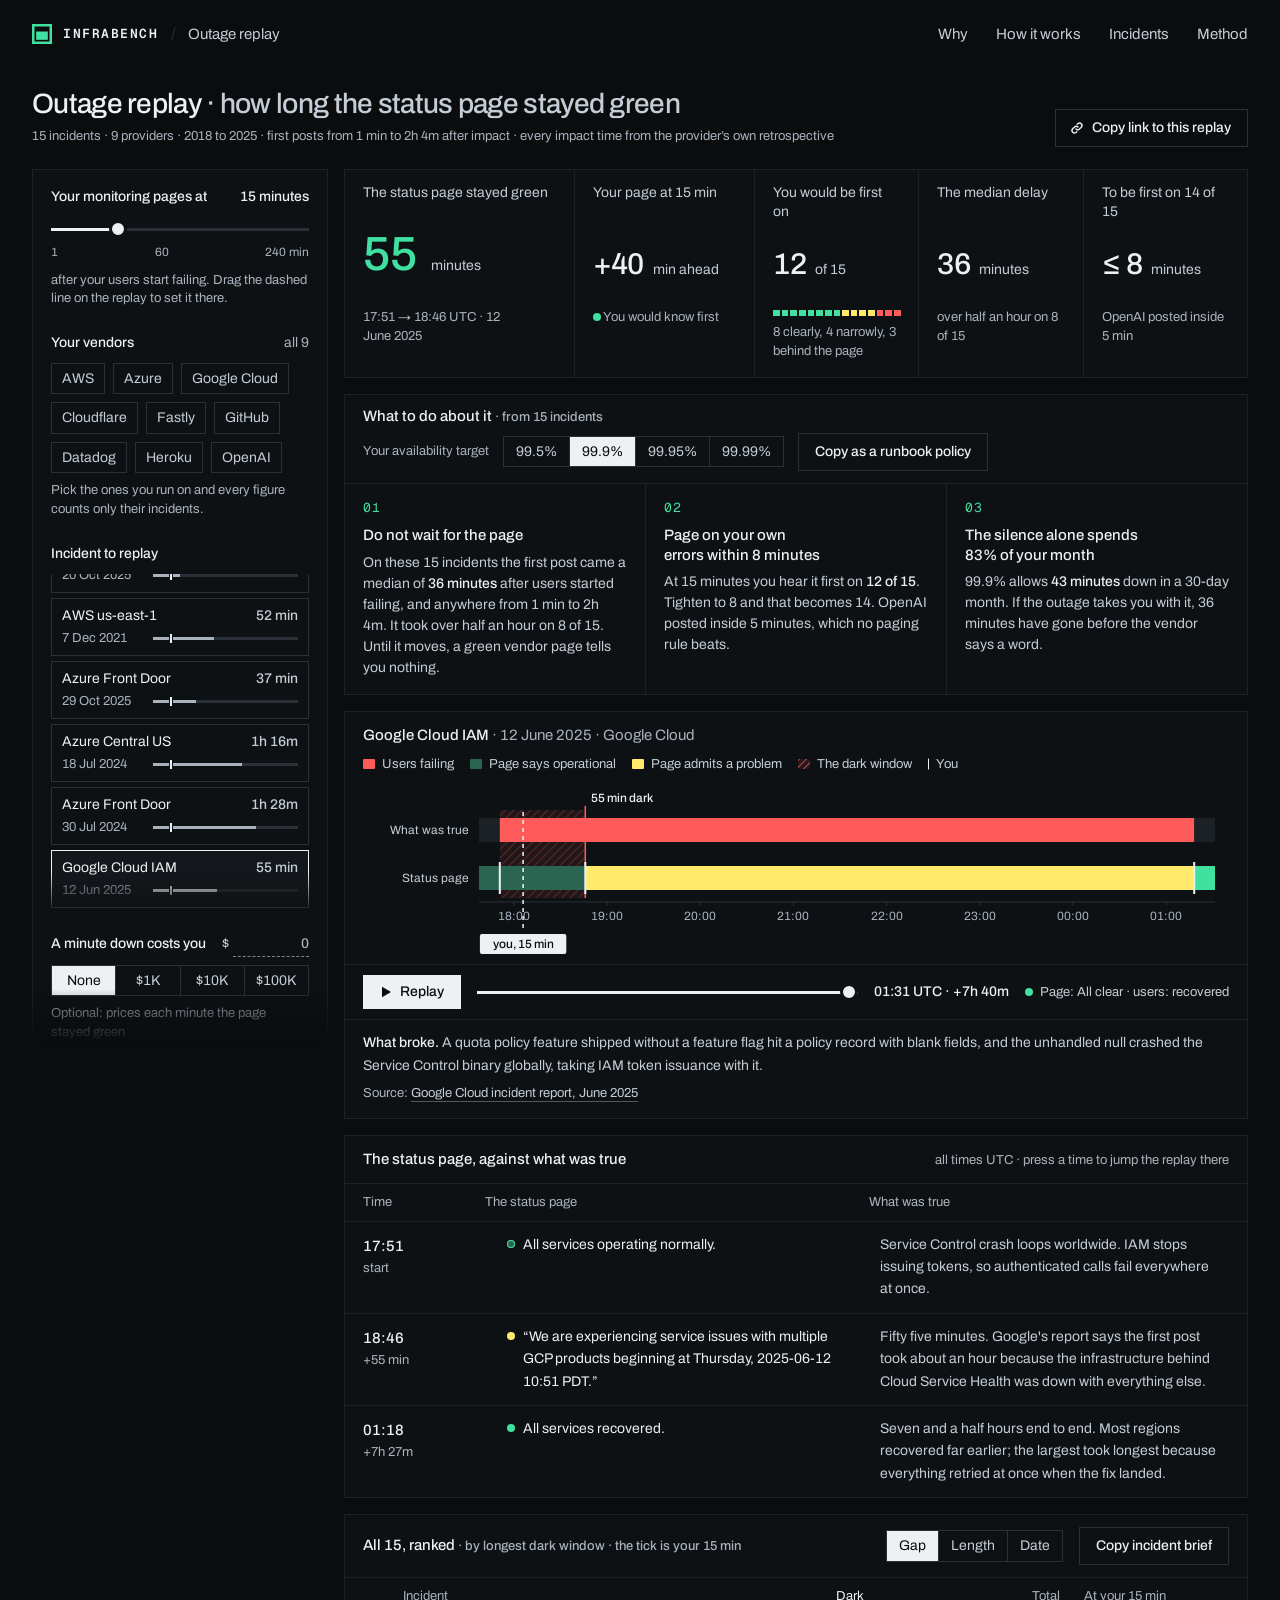
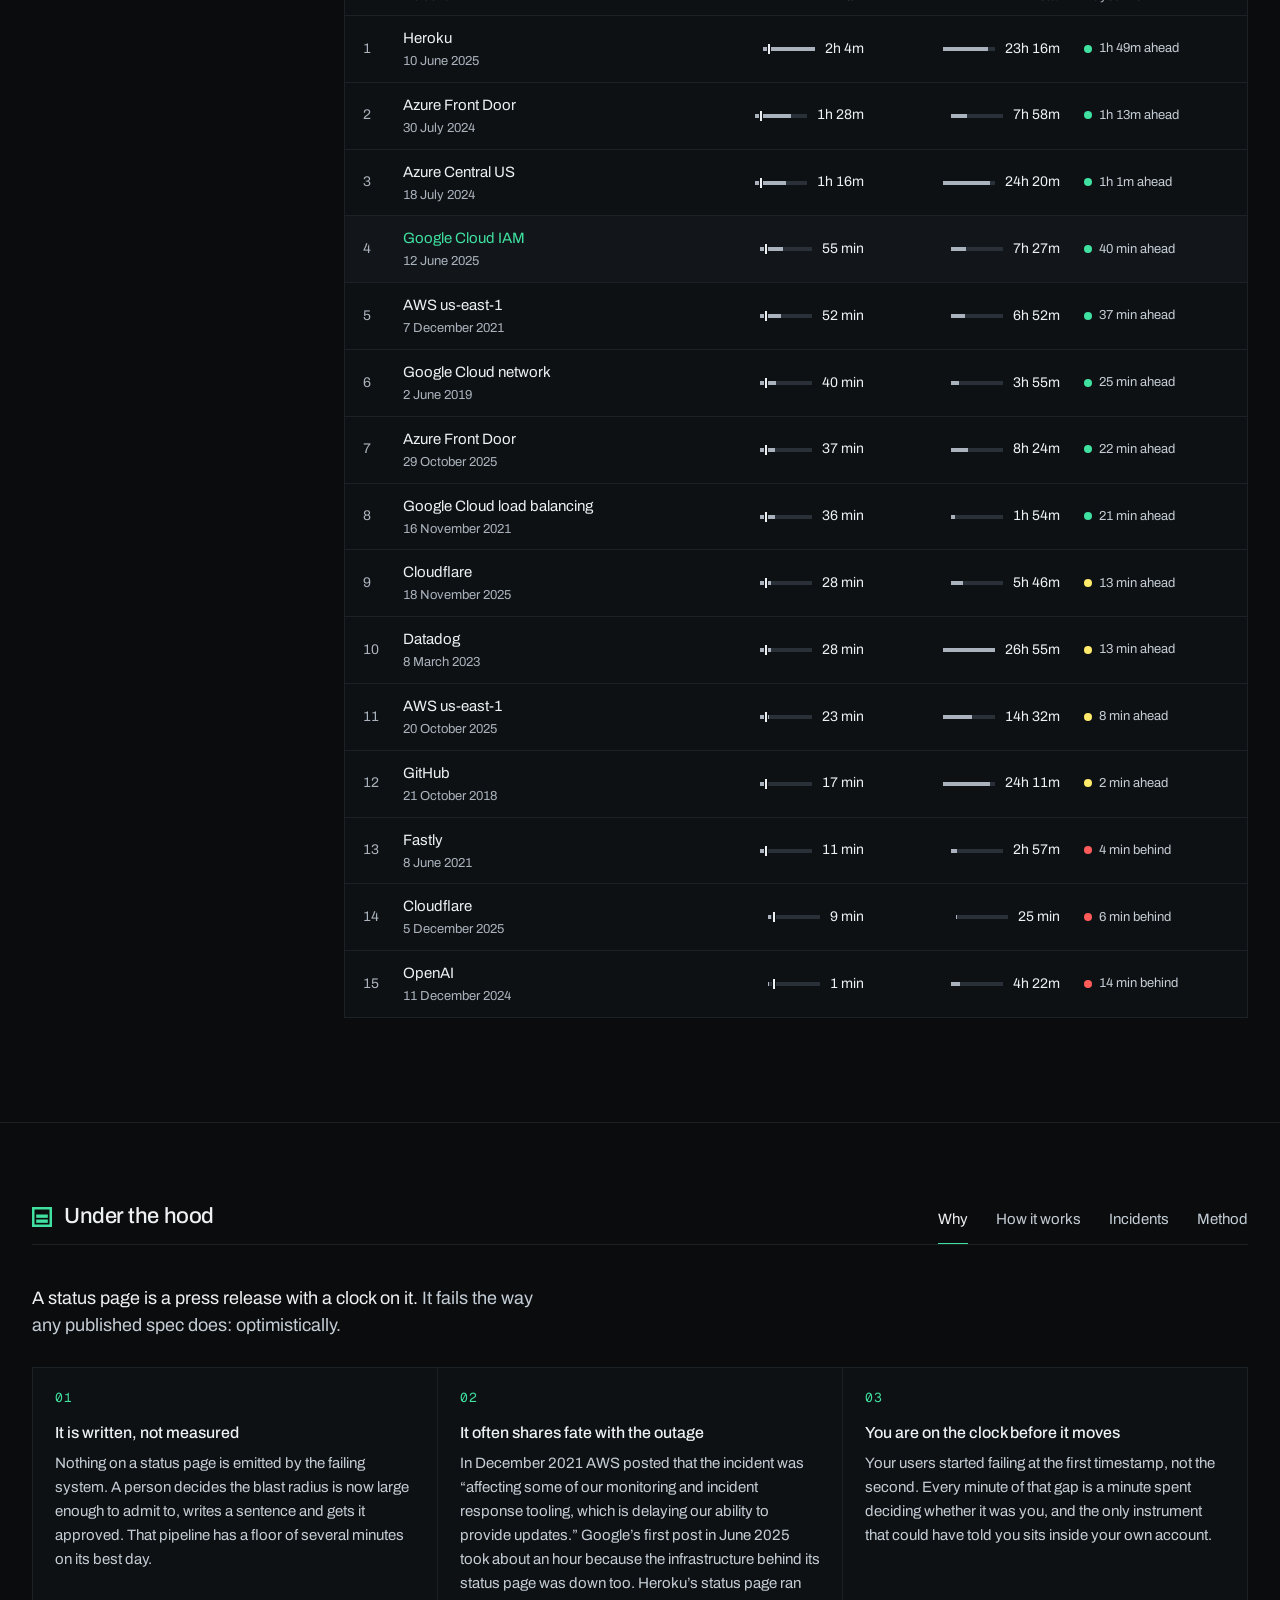
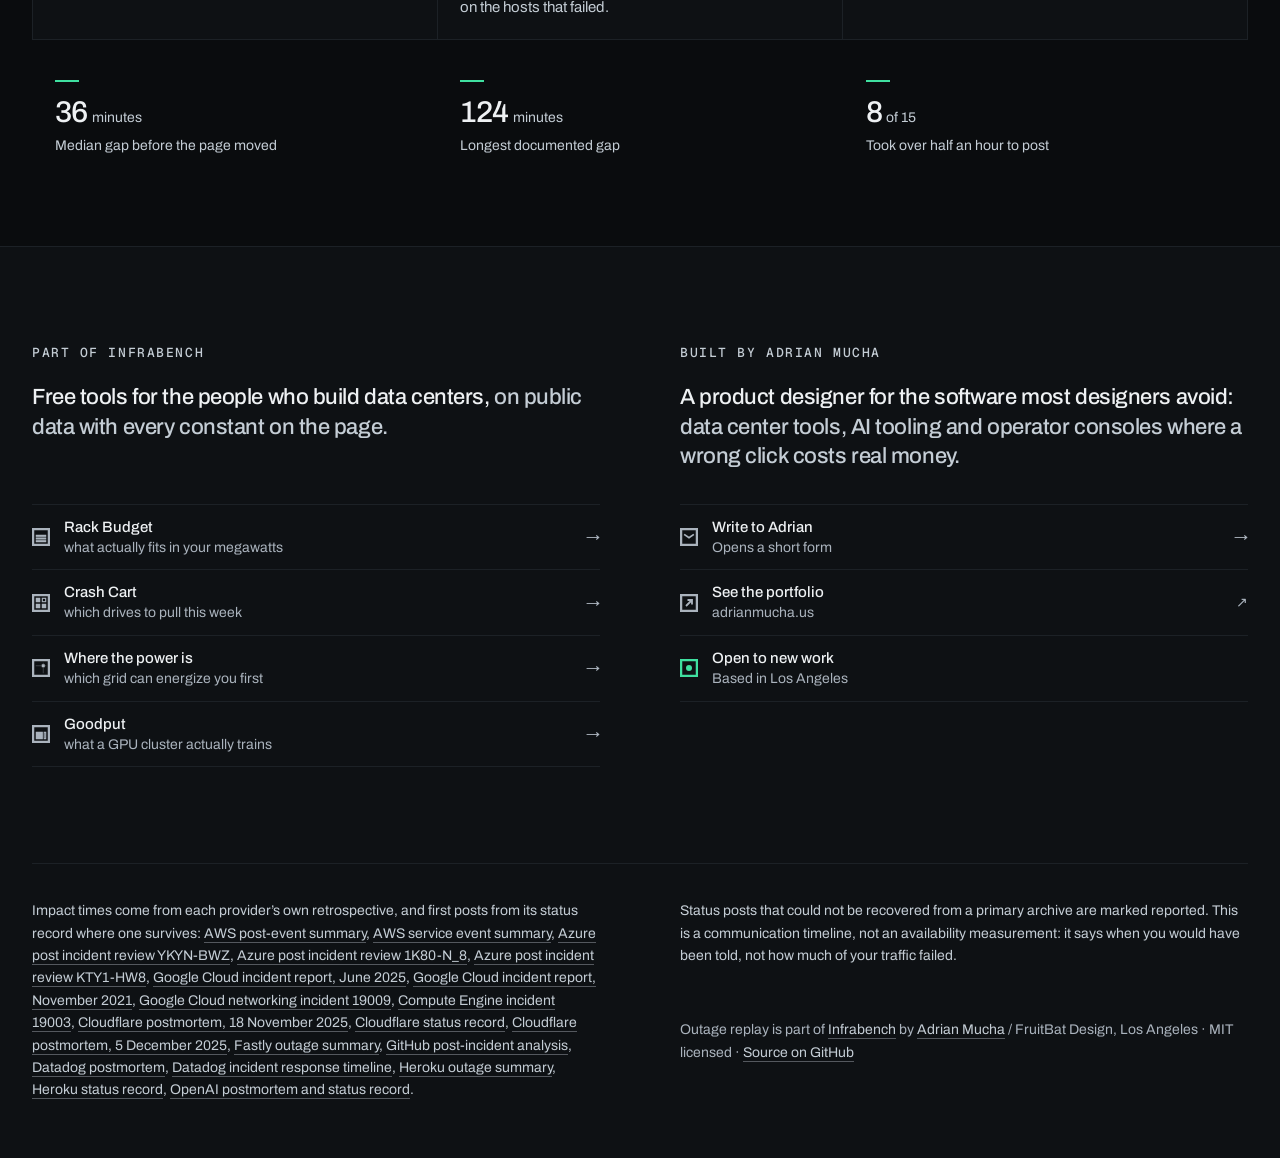
<file: outage-replay/index.html>
<!DOCTYPE html>
<html lang="en">
<head>
<meta charset="utf-8">
<meta name="viewport" content="width=device-width, initial-scale=1">
<title>Outage replay · Infrabench</title>
<meta name="description" content="Fifteen public cloud incidents from nine providers, replayed as an operator timeline. What the status page showed, when it showed it, and how long the truth took to surface. Pick your vendors and your paging threshold, and leave with a runbook policy. Every timestamp sourced.">
<meta property="og:title" content="Outage replay · How long the status page stayed green">
<meta property="og:description" content="Every status page lags the outage it describes. Fifteen documented incidents, replayed against the provider's own postmortem, with the gap measured in minutes. Pick your vendors and your threshold, and copy the policy.">
<meta property="og:type" content="website">
<!-- Falls back to the suite card until /outage-replay/og.png is cut. A card that 404s
     unfurls as nothing and fails silently, which is worse than a generic one. -->
<meta property="og:image" content="/og.png">
<meta name="twitter:card" content="summary_large_image">
<link rel="icon" href="/favicon.svg" type="image/svg+xml">
<link rel="icon" href="/favicon.png" type="image/png">
<link rel="apple-touch-icon" href="/apple-touch-icon.png">
<link rel="preconnect" href="https://fonts.googleapis.com">
<link rel="preconnect" href="https://fonts.gstatic.com" crossorigin>
<link href="https://fonts.googleapis.com/css2?family=Archivo:wght@400;500;600&family=Geist+Mono:wght@400;500;600&display=swap" rel="stylesheet">
<link rel="preconnect" href="https://www.googletagmanager.com">
<script src="/assets/analytics.js"></script>
<script defer src="https://cdn.vercel-insights.com/v1/script.js"></script>
<!-- Google tag (gtag.js) -->
<script async src="https://www.googletagmanager.com/gtag/js?id=G-B4K7J0G5X6"></script>
<script>
  window.dataLayer = window.dataLayer || [];
  function gtag(){dataLayer.push(arguments);}
  gtag('js', new Date());
  gtag('config', 'G-B4K7J0G5X6');
</script>
<style>
  /* Outage replay as a working console, on the suite's tokens and type scale and the same
     panel system as the other tools. Set a paging threshold and pick your vendors in the
     rail; to the right, five figures, the three lines they add up to, the incident
     replayed on two lanes with a playhead, the status page's own posts against what was
     true, and the incidents ranked. Explanation lives in tabs below. The three verdict
     colours are status and always travel with their word. */
  :root{
    color-scheme:dark;
    --bg:#0A0C0E;          /* page surface */
    --bg2:#0E1114;         /* panels, one step up */
    --bg3:#14181C;         /* floating readouts */
    --line:#1C2126;        /* hairline */
    --line2:#2A3037;       /* stronger rule */
    --tx:#EEF1F3;          /* primary text */
    --tx2:#C4CDD5;         /* secondary text, APCA Lc 75 */
    --tx3:#AAB3BD;         /* fine print, APCA Lc 60 */
    --grn:#3FE0A0;         /* the brand glyph and focus */
    /* Verdicts. Checked on #0E1114 with every pair: worst dE 10.5 under protan, 19.9
       normal vision. Fills and marks only; the word always rides along. */
    --v-make:#3FE0A0;
    --v-slip:#FFEA6B;
    --v-miss:#FF5B5B;
    --better:#3FE0A0; --worse:#FF9A8C;   /* change chips, always with an arrow and words */
    --action-bg:#EEF1F3; --action-bg-hover:#FFFFFF; --action-fg:#0A0C0E;
    --control-border:#2A3037; --control-border-hover:#7B838D;
    --link-underline:rgba(168,176,184,.45);
    --fs-micro:12px; --fs-caption:13px; --fs-small:14px; --fs-ui:15px; --fs-body:16px; --fs-lead:18px;
    --fs-sub:20px; --fs-heading:22px; --fs-title:28px; --fs-kpi:30px; --fs-hero:48px;
    --col-gap:80px; --gutter:56px; --gap:16px; --rail:296px; --pad:18px;
    --sans:"Archivo",-apple-system,BlinkMacSystemFont,"Segoe UI",Helvetica,Arial,sans-serif;
    --mono:"Geist Mono",ui-monospace,SFMono-Regular,Menlo,Consolas,monospace;
  }
  @media(max-width:700px){:root{--fs-lead:17px;--fs-kpi:26px;--fs-hero:40px;--pad:16px}}
  @media(min-width:1680px){:root{--fs-micro:13px;--fs-caption:14px;--fs-small:15px;--fs-ui:16px;--fs-body:17px;--fs-lead:20px;
    --fs-sub:23px;--fs-heading:26px;--fs-title:34px;--fs-kpi:36px;--fs-hero:56px;--col-gap:112px;--gap:20px;--rail:336px;--pad:22px}}
  @media(min-width:2200px){:root{--fs-small:16px;--fs-body:18px;--fs-lead:21px;--fs-sub:24px;--fs-title:36px;--fs-kpi:40px;--fs-hero:60px;--col-gap:136px;--rail:360px}}

  *{box-sizing:border-box}
  [hidden]{display:none !important}
  html{-webkit-text-size-adjust:100%;text-size-adjust:100%}
  body{margin:0;background:var(--bg);color:var(--tx);font-family:var(--sans);font-size:var(--fs-body);line-height:1.6;
    -webkit-font-smoothing:antialiased;-moz-osx-font-smoothing:grayscale}
  .wrap{max-width:1440px;margin:0 auto;padding:0 32px}
  @media(max-width:640px){.wrap{padding:0 16px}}
  @media(min-width:1680px){.wrap{max-width:1640px}}
  @media(min-width:2200px){.wrap{max-width:1840px}}
  a{color:inherit}
  :focus-visible{outline:2px solid var(--grn);outline-offset:3px}
  .sr-only{position:absolute;width:1px;height:1px;margin:-1px;padding:0;overflow:hidden;clip:rect(0 0 0 0);white-space:nowrap;border:0}
  .skip{position:absolute;inset-inline-start:-9999px;top:0;z-index:20;padding:12px 18px;background:var(--action-bg);color:var(--action-fg);font-weight:600;font-size:var(--fs-ui)}
  .skip:focus{inset-inline-start:0}
  .glyph{color:var(--grn);flex:none;display:block}
  h2{font-size:var(--fs-heading);font-weight:500;letter-spacing:-.02em;line-height:1.2;margin:0}
  h3{font-size:var(--fs-ui);font-weight:500;line-height:1.3;margin:0}
  .num,.tn,.dash,.mini{font-variant-numeric:tabular-nums}
  #tl text{font-size:var(--fs-micro);font-variant-numeric:tabular-nums}

  /* ---------- header ---------- */
  .top{display:flex;align-items:center;justify-content:space-between;gap:24px;min-height:68px}
  .crumb{display:flex;align-items:center;gap:12px;min-width:0}
  .brand{display:inline-flex;align-items:center;gap:11px;text-decoration:none;
    font-family:var(--mono);font-size:var(--fs-caption);font-weight:600;letter-spacing:.12em;text-transform:uppercase}
  .brand .glyph{width:20px;height:20px}
  .crumb .sep{color:var(--line2)}
  .crumb .here{font-size:var(--fs-ui);color:var(--tx2);white-space:nowrap}
  .top nav{display:flex;gap:28px}
  .top nav a{font-size:var(--fs-ui);color:var(--tx2);text-decoration:none;padding:12px 0;white-space:nowrap}
  .top nav a:hover{color:var(--tx)}
  @media(max-width:680px){.top nav{display:none}}

  /* ---------- title bar ---------- */
  .tbar{display:flex;flex-wrap:wrap;align-items:flex-end;justify-content:space-between;gap:12px 24px;padding-block:20px 22px}
  .tbar h1{font-size:var(--fs-title);font-weight:500;letter-spacing:-.025em;line-height:1.15;margin:0;text-wrap:balance}
  .tbar h1 span{color:var(--tx2)}
  .tbar .src{font-size:var(--fs-caption);color:var(--tx3);margin:6px 0 0}
  .tbar .acts{display:flex;gap:10px}
  .tbar .acts .btn{padding-inline-start:14px}   /* the icon side, optically even with the text side */

  .btn{display:inline-flex;align-items:center;gap:8px;padding:9px 16px;background:var(--action-bg);color:var(--action-fg);
    font:inherit;font-size:var(--fs-small);font-weight:500;line-height:1.3;text-decoration:none;border:1px solid var(--action-bg);cursor:pointer;white-space:nowrap}
  .btn:hover{background:var(--action-bg-hover);border-color:var(--action-bg-hover)}
  .btn.ghost{background:none;color:var(--tx);border-color:var(--control-border)}
  .btn.ghost:hover{border-color:var(--control-border-hover)}
  .btn svg{width:14px;height:14px;flex:none}

  /* ---------- the console ---------- */
  .pn{background:var(--bg2);border:1px solid var(--line);min-width:0}
  .pn-hd{display:flex;flex-wrap:wrap;align-items:baseline;justify-content:space-between;gap:6px 16px}
  .pn-hd h2{font-size:var(--fs-ui);font-weight:500;letter-spacing:0;line-height:1.3}
  .pn-hd .meta{font-size:var(--fs-caption);color:var(--tx3)}

  /* The rail spans every row; the empty last row takes whatever height it has over the
     panels, so a short list never stretches the rows above it. */
  .dash{display:grid;grid-template-columns:var(--rail) minmax(0,1fr);grid-template-rows:auto auto auto 1fr;
    grid-template-areas:"rail kpi" "rail viz" "rail list" "rail .";gap:var(--gap);padding-bottom:88px}
  .rail{grid-area:rail;align-self:start;position:sticky;top:12px;max-height:calc(100vh - 24px);overflow-y:auto;scrollbar-width:thin}
  .rail.more-below{-webkit-mask-image:linear-gradient(to bottom,#000 calc(100% - 56px),transparent);mask-image:linear-gradient(to bottom,#000 calc(100% - 56px),transparent)}
  .kpiw{grid-area:kpi;container-type:inline-size;min-width:0}
  .vizw{grid-area:viz;container-type:inline-size;min-width:0}
  .listw{grid-area:list;min-width:0;container:list / inline-size}
  @media(max-width:1180px){:root{--rail:264px}}
  @media(max-width:900px){
    .dash{grid-template-columns:minmax(0,1fr);grid-template-rows:none;grid-template-areas:"kpi" "rail" "viz" "list";padding-bottom:64px}
    .rail{position:static;max-height:none;overflow:visible}
  }

  /* ---------- inputs ---------- */
  .rail .grp{border:0;margin:0;padding:12px var(--pad);min-width:0}
  .rail > .grp:first-child{padding-top:16px}
  .grp > legend,.grp-h{display:flex;justify-content:space-between;align-items:baseline;gap:12px;width:100%;
    padding:0;margin:0 0 8px;font-size:var(--fs-small);font-weight:500;color:var(--tx)}
  .rail fieldset.grp > legend{float:left}
  .rail fieldset.grp > legend + *{clear:both}
  .grp-h label{cursor:pointer}
  .grp output{font-size:var(--fs-small);font-weight:500;color:var(--tx);white-space:nowrap}
  .lg-r{display:inline-flex;align-items:baseline;gap:10px}
  .lg-r output{font-weight:400;color:var(--tx3)}
  .lnk{padding:0;margin:0;background:none;border:0;font:inherit;font-size:var(--fs-caption);font-weight:400;color:var(--tx2);cursor:pointer;
    text-decoration:underline;text-decoration-thickness:1px;text-underline-offset:.3em;text-decoration-color:var(--link-underline)}
  .lnk:hover{color:var(--tx);text-decoration-color:currentColor}
  .hint{font-size:var(--fs-caption);line-height:1.45;color:var(--tx3);margin:8px 0 0;text-wrap:pretty}

  .chips{display:flex;flex-wrap:wrap;gap:8px}
  .chip{position:relative;display:inline-flex}
  .chip input{position:absolute;inset:0;opacity:0;margin:0;cursor:pointer}
  .chip span{display:inline-block;padding:5px 10px;border:1px solid var(--control-border);font-size:var(--fs-small);line-height:1.4;
    color:var(--tx2);white-space:nowrap;cursor:pointer}
  .chip input:hover + span{border-color:var(--control-border-hover);color:var(--tx)}
  .chip input:checked + span{border-color:var(--tx);color:var(--action-fg);background:var(--tx)}
  .chip input:focus-visible + span{outline:2px solid var(--grn);outline-offset:2px}

  input[type=range]{-webkit-appearance:none;appearance:none;display:block;width:100%;height:26px;margin:0;background:transparent;cursor:pointer;--fill:50%}
  input[type=range]::-webkit-slider-runnable-track{height:3px;background:linear-gradient(to right,var(--tx) var(--fill),var(--line2) var(--fill))}
  input[type=range]:dir(rtl)::-webkit-slider-runnable-track{background:linear-gradient(to left,var(--tx) var(--fill),var(--line2) var(--fill))}
  input[type=range]::-moz-range-track{height:3px;background:var(--line2)}
  input[type=range]::-moz-range-progress{height:3px;background:var(--tx)}
  input[type=range]::-webkit-slider-thumb{-webkit-appearance:none;width:18px;height:18px;margin-top:-7.5px;border-radius:50%;background:var(--tx);border:3px solid var(--bg2);transition:transform .12s ease}
  input[type=range]::-moz-range-thumb{width:12px;height:12px;border-radius:50%;background:var(--tx);border:3px solid var(--bg2)}
  input[type=range]:active::-webkit-slider-thumb{transform:scale(1.2)}
  input[type=range]:focus-visible{outline:none}
  input[type=range]:focus-visible::-webkit-slider-thumb{box-shadow:0 0 0 2px var(--grn)}
  input[type=range]:focus-visible::-moz-range-thumb{box-shadow:0 0 0 2px var(--grn)}
  .scale{display:flex;justify-content:space-between;font-size:var(--fs-micro);color:var(--tx3);margin-top:1px}

  details.more{border-top:1px solid var(--line)}
  details.more > summary{display:flex;align-items:baseline;gap:12px;cursor:pointer;list-style:none;padding:11px var(--pad);font-size:var(--fs-small);font-weight:500;color:var(--tx2)}
  details.more > summary .sv{margin-inline-start:auto;font-size:var(--fs-caption);font-weight:400;color:var(--tx3);white-space:nowrap}
  details.more[open] > summary .sv{visibility:hidden}
  details.more > summary::-webkit-details-marker{display:none}
  details.more > summary::before{content:"+";display:inline-block;width:1.2em;margin-inline-end:-12px;color:var(--tx3);font-family:var(--mono)}
  details.more[open] > summary::before{content:"\2212"}
  details.more > summary:hover{color:var(--tx)}
  details.more .grp{padding-top:4px}

  .whatif{padding:14px var(--pad) 16px;border-top:1px solid var(--line)}
  /* a figure you can also type, as in Rack Budget */
  .nin{display:inline-flex;align-items:baseline;gap:4px;font-size:var(--fs-small);font-weight:500;color:var(--tx);white-space:nowrap}
  .nin input{width:9.5ch;padding:0 0 1px;margin:0;background:none;border:0;border-bottom:1px dashed var(--control-border-hover);border-radius:0;
    font:inherit;color:var(--tx);text-align:end;font-variant-numeric:tabular-nums;-moz-appearance:textfield;appearance:textfield}
  .nin input::-webkit-outer-spin-button,.nin input::-webkit-inner-spin-button{-webkit-appearance:none;margin:0}
  .nin input::placeholder{color:var(--tx3)}
  .nin input:hover{border-bottom-style:solid}
  .nin input:focus-visible{outline:2px solid var(--grn);outline-offset:3px}
  .nin span{font-weight:400;color:var(--tx2)}
  .rail .seg{display:flex} .rail .seg button{flex:1 1 0;padding-inline:6px}
  .whatif h2{font-size:var(--fs-small);font-weight:500;margin:0 0 8px}
  .whatif div{display:flex;flex-wrap:wrap;gap:8px}
  .whatif button{font:inherit;font-size:var(--fs-small);line-height:1.4;color:var(--tx);background:none;border:1px dashed var(--control-border-hover);padding:5px 10px;cursor:pointer;white-space:nowrap}
  .whatif button:hover{border-style:solid;border-color:var(--tx)}
  .whatif button:disabled{color:var(--tx3);border-color:var(--line2);cursor:default;border-style:dashed}

  /* ---------- the five figures ---------- */
  .kpis{display:grid;grid-template-columns:1.4fr 1.1fr 1fr 1fr 1fr;gap:1px;margin:0;background:var(--line)}
  /* each tile spans four rows of the strip, so labels, values, changes and notes line up across it */
  .kpi{position:relative;display:grid;grid-row:span 4;grid-template-rows:subgrid;row-gap:0;margin:0;padding:14px var(--pad) 16px;background:var(--bg2);min-width:0}
  .kpi dt{font-size:var(--fs-small);color:var(--tx2);line-height:1.35}
  .kpi dd{margin:0}
  .kpi .v{align-self:end;display:flex;align-items:baseline;flex-wrap:wrap;column-gap:.3em;margin-top:6px;font-size:var(--fs-kpi);font-weight:500;letter-spacing:-.02em;line-height:1.1}
  .kpi .v b{font-weight:500;white-space:nowrap}
  .kpi .v small{font-size:var(--fs-small);font-weight:400;color:var(--tx2);letter-spacing:0}
  .kpi.main .v{font-size:var(--fs-hero)}
  .kpi.main .v b{color:var(--grn)}
  .kpi.main.none .v b{color:var(--tx)}
  .kpi .d{display:flex;align-items:center;gap:5px;min-height:1.5em;margin-top:6px;font-size:var(--fs-caption);font-weight:500;color:var(--tx3);white-space:nowrap}
  .kpi .d.good{color:var(--better)} .kpi .d.bad{color:var(--worse)}
  .kpi .d i{font-style:normal;font-size:.75em}
  .kpi .s{margin-top:2px;font-size:var(--fs-caption);color:var(--tx3);line-height:1.45;text-wrap:pretty}
  .kpi.hit{animation:kflash .7s ease-out}
  @keyframes kflash{from{background:#1A2026}to{background:var(--bg2)}}
  /* the incidents in gap order, one segment each */
  .vbar{display:flex;gap:2px;height:6px;margin:2px 0 7px}
  .vbar span{flex:1;background:var(--line2)}
  .vbar .make{background:var(--v-make)} .vbar .slip{background:var(--v-slip)} .vbar .miss{background:var(--v-miss)}
  @media (prefers-reduced-motion: no-preference){ .vbar span{transition:background-color .15s ease-out} }
  .alert{display:flex;align-items:center;gap:10px;margin:0;padding:10px var(--pad);background:var(--bg2);border:1px solid var(--line);border-top:0;font-size:var(--fs-small);line-height:1.45;color:var(--tx);text-wrap:pretty}
  .alert .ic{width:10px;height:10px;flex:none}
  .alert.warn .ic{background:var(--v-slip)} .alert.bad .ic{background:var(--v-miss)} .alert.ok .ic{background:var(--grn)}
  @container (max-width:860px){
    .kpis{grid-template-columns:repeat(6,minmax(0,1fr))}
    .kpi{grid-column:span 2} .kpi.main,.kpi.you{grid-column:span 3}
  }
  @container (max-width:520px){
    .kpis{grid-template-columns:repeat(2,minmax(0,1fr))}
    .kpi,.kpi.you{grid-column:span 1} .kpi.main{grid-column:1 / -1}
  }

  /* floating readouts lift with a ring and a shadow rather than a solid border, so they sit
     cleanly over whatever colour is underneath */
  .tip{position:absolute;z-index:5;pointer-events:none;min-width:210px;max-width:290px;padding:9px 12px;background:var(--bg3);
    font-size:var(--fs-caption);line-height:1.45;color:var(--tx2);box-shadow:0 0 0 1px rgba(255,255,255,.1),0 8px 24px rgba(0,0,0,.45)}
  .tip b{display:block;color:var(--tx);font-weight:500;font-size:var(--fs-small)}
  .tip .k{display:flex;align-items:center;gap:7px;margin-top:5px;color:var(--tx)}
  .tip .row{display:flex;justify-content:space-between;gap:16px;margin-top:3px}
  .tip .row span:last-child{color:var(--tx)}

  /* ---------- the ranked list ---------- */
  .listw .pn-hd{align-items:center;padding:12px var(--pad)}
  .listw .pn-hd .r{display:flex;flex-wrap:wrap;align-items:center;gap:10px 16px}
  .seg{display:inline-flex;border:1px solid var(--control-border)}
  .seg button{font:inherit;font-size:var(--fs-small);line-height:1.4;padding:5px 12px;background:none;border:0;color:var(--tx2);cursor:pointer;white-space:nowrap}
  .seg button + button{border-inline-start:1px solid var(--control-border)}
  .seg button:hover{color:var(--tx)}
  .seg button[aria-pressed="true"]{background:var(--tx);color:var(--action-fg)}
  .seg button:focus-visible{outline-offset:-2px}
  table.pl{width:100%;border-collapse:collapse;font-size:var(--fs-small)}
  .pl th{font-size:var(--fs-caption);font-weight:400;color:var(--tx3);text-align:start;padding:8px 12px;border-top:1px solid var(--line);white-space:nowrap}
  .pl th[aria-sort]{color:var(--tx)}
  .pl td{padding:10px 12px;border-top:1px solid var(--line);vertical-align:middle;background:var(--bg2)}
  .pl th:first-child,.pl td:first-child{padding-inline-start:var(--pad)}
  .pl th:last-child,.pl td:last-child{padding-inline-end:var(--pad)}
  .pl .rk{width:2.6em;color:var(--tx3)}
  .pl th.n,.pl td.n{text-align:end}
  .pl td.n{white-space:nowrap}
  .pl .exp{display:block;padding:0;margin:0;background:none;border:0;font:inherit;color:inherit;text-align:start;cursor:pointer}
  .pl .nm{display:block;color:var(--tx);font-size:var(--fs-ui)}
  .pl .nm::after{content:"+";font-family:var(--mono);color:var(--tx3);margin-inline-start:.5em}
  .pl .exp[aria-expanded="true"] .nm::after{content:"\2212"}
  .pl .exp:hover .nm{text-decoration:underline;text-decoration-thickness:1px;text-underline-offset:.3em}
  .pl .ar{display:block;font-size:var(--fs-caption);color:var(--tx3);margin-top:1px}
  .pl .win{font-size:var(--fs-ui);font-weight:500;white-space:nowrap}
  .pl .vd{display:flex;align-items:center;gap:6px;font-size:var(--fs-caption);color:var(--tx2);margin-top:2px;white-space:nowrap}
  .pl .vd .br{color:var(--tx3)}
  .bar{display:inline-block;width:52px;height:4px;margin-inline-end:10px;background:var(--line2);vertical-align:middle}
  .bar i{display:block;height:100%;background:var(--tx3)}
  .pl .sorted .bar i{background:var(--tx)}
  .pl tr.qr.lit td{background:#12161A}
  .pl tr.qd td{padding:2px 12px 18px;border-top:0}
  @media (prefers-reduced-motion: no-preference){ .bar i{transition:width .3s ease} }

  /* ---------- under the hood ---------- */
  .ref{padding-block:72px 88px;border-top:1px solid var(--line)}
  .ref-hd{display:flex;flex-wrap:wrap;align-items:flex-end;justify-content:space-between;gap:16px 40px;border-bottom:1px solid var(--line);margin-bottom:40px}
  .ref-hd h2{display:flex;align-items:center;gap:12px;padding-bottom:14px}
  .ref-hd h2 .glyph{width:20px;height:20px}
  .tabs{display:flex;gap:28px;overflow-x:auto;scrollbar-width:none}
  .tabs button{background:none;border:0;border-bottom:2px solid transparent;margin-bottom:-1px;padding:12px 0;font:inherit;font-size:var(--fs-ui);color:var(--tx2);cursor:pointer;white-space:nowrap}
  .tabs button:hover{color:var(--tx)}
  .tabs button[aria-selected="true"]{color:var(--tx);border-bottom-color:var(--grn)}
  .tabs button:focus-visible{outline-offset:-2px}
  [role=tabpanel]:focus-visible{outline-offset:8px}
  .two{display:grid;grid-template-columns:minmax(0,5fr) minmax(0,6fr);column-gap:var(--col-gap);row-gap:48px}
  @media(max-width:900px){.two{grid-template-columns:minmax(0,1fr)}.lead{max-width:none}}
  .lead{margin:0 0 28px;font-size:var(--fs-lead);line-height:1.5;color:var(--tx2);max-width:calc((100% - var(--col-gap)) * 5 / 11);text-wrap:pretty}
  .lead span{color:var(--tx)}
  .cards{display:grid;grid-template-columns:repeat(3,minmax(0,1fr));gap:1px;background:var(--line);border:1px solid var(--line)}
  @media(max-width:900px){.cards{grid-template-columns:minmax(0,1fr)}}
  .cards{counter-reset:card}
  .cards > div{background:var(--bg2);padding:20px 22px}
  .cards > div::before{counter-increment:card;content:counter(card, decimal-leading-zero);display:block;margin-bottom:14px;font-family:var(--mono);font-size:var(--fs-caption);letter-spacing:.08em;color:var(--grn)}
  .cards h3{font-size:var(--fs-body);margin:0 0 8px}
  .cards p{margin:0;color:var(--tx2);font-size:var(--fs-ui);text-wrap:pretty}
  /* on the cards' columns, each figure inset like the card text above it (the cards' 1px
     border and 22px padding), so it sits under its card's number; no column gap, the
     gutter trails each figure instead */
  .stats{display:grid;grid-template-columns:repeat(3,minmax(0,1fr));gap:24px 0;margin:40px 0 0;padding:0}
  @media(max-width:700px){.stats{grid-template-columns:minmax(0,1fr)}}
  .stats div{margin:0;padding-inline:23px var(--gutter)}
  .stats dd{margin:0;font-size:var(--fs-kpi);font-weight:500;letter-spacing:-.02em;line-height:1.1}
  .stats dd small{font-size:var(--fs-small);font-weight:400;color:var(--tx2);letter-spacing:0;margin-inline-start:.3em}
  .stats dt{order:2;margin-top:6px;font-size:var(--fs-small);color:var(--tx2)}
  .stats div{display:flex;flex-direction:column}
  .stats div::before{content:"";order:-1;width:24px;height:2px;margin-bottom:14px;background:var(--grn)}
  .steps{margin:0;padding:0;list-style:none;counter-reset:s}
  .steps li{counter-increment:s;display:grid;grid-template-columns:2em minmax(0,1fr);padding:0 0 22px}
  .steps li::before{content:counter(s, decimal-leading-zero);font-family:var(--mono);color:var(--grn);font-size:var(--fs-small);padding-top:2px}
  .steps h3{font-size:var(--fs-body);margin-bottom:4px}
  .steps p{margin:0;color:var(--tx2);font-size:var(--fs-ui);text-wrap:pretty}
  .steps b{color:var(--tx);font-weight:500}
  .ex{margin:0;align-self:start;background:var(--bg2);border:1px solid var(--line);padding:22px 26px}
  .ex figcaption{font-size:var(--fs-caption);color:var(--tx3);margin:0 0 12px}
  .ex .q{font-size:var(--fs-body);color:var(--tx);margin:0 0 12px;text-wrap:pretty}
  .ex .out{margin:14px 0 0;padding-top:14px;border-top:1px solid var(--line);font-size:var(--fs-small);color:var(--tx2);text-wrap:pretty}
  .chain{margin:0;padding:0;list-style:none;font-size:var(--fs-small);line-height:1.55;color:var(--tx2)}
  .chain li{display:grid;grid-template-columns:1.6em minmax(0,1fr);padding:3px 0}
  .chain li::before{content:"\2192";color:var(--tx3);font-family:var(--mono)}
  .chain li:first-child::before{content:""}
  .chain b{color:var(--tx);font-weight:500}

  .tscroll{overflow-x:auto}
  .tscroll.more-end{-webkit-mask-image:linear-gradient(to right,#000 calc(100% - 56px),transparent);mask-image:linear-gradient(to right,#000 calc(100% - 56px),transparent)}
  table.ref-t{width:100%;border-collapse:collapse;font-size:var(--fs-small);min-width:860px}
  .ref-t th{font-weight:400;color:var(--tx3);text-align:start;padding:8px 16px 10px 0;border-bottom:1px solid var(--line2);font-size:var(--fs-caption)}
  .ref-t td,.ref-t tbody th{padding:12px 16px 12px 0;border-bottom:1px solid var(--line);vertical-align:top;text-align:start;font-weight:400;color:var(--tx2)}
  .ref-t tbody th{color:var(--tx)}
  .ref-t .m{white-space:nowrap}
  .ref-t .ci{display:block;color:var(--tx3);font-size:var(--fs-caption)}
  /* Only the notes wrap. Every other column holds its line, so the notes column takes the
     rest of the table and its text runs to the table's edge rather than stopping short. */
  .ref-t th,.ref-t td{white-space:nowrap}
  .ref-t td:last-child{white-space:normal;width:100%}
  .ref-t .nt{display:block;text-wrap:pretty}

  dl.eq{margin:0}
  dl.eq div{display:grid;grid-template-columns:minmax(0,9em) minmax(0,1fr);gap:4px 24px;padding:12px 0;border-bottom:1px solid var(--line)}
  dl.eq div:first-child{border-top:1px solid var(--line)}
  dl.eq dt{color:var(--tx);font-size:var(--fs-small)}
  dl.eq dd{margin:0;color:var(--tx2);font-size:var(--fs-small);font-family:var(--mono);line-height:1.6}
  @media(max-width:560px){dl.eq div{grid-template-columns:minmax(0,1fr)}}
  .calls p{margin:0 0 16px;color:var(--tx2);text-wrap:pretty}
  .calls p b{color:var(--tx);font-weight:500}

  /* ---------- about and footer ----------
     The page's sign-off, on its own full-bleed band one step up from the page, so it reads
     as the suite and the author rather than more of the tool. Two mirrored halves: each
     gets a label in the wordmark's voice, a two-tone line and three rows, and the halves
     share their rows through a subgrid, so the labels, the lines and the lists start level
     whatever the lines' lengths. The footer keeps the halves: the sources on the left, the
     caveat and the credit on the right. */
  .sec{padding-block:96px;border-top:1px solid var(--line)}
  @media(max-width:700px){.sec{padding-block:64px}.ref{padding-block:56px 64px}}
  .about,footer{background:var(--bg2)}
  .about .wrap,footer .wrap{display:grid;grid-template-columns:repeat(2,minmax(0,1fr));column-gap:var(--col-gap)}
  .about .wrap{grid-template-rows:repeat(3,auto)}
  .so-half{grid-row:span 3;display:grid;grid-template-rows:subgrid}
  .so-label{margin:0 0 20px;font-family:var(--mono);font-size:var(--fs-caption);font-weight:500;letter-spacing:.12em;
    line-height:20px;text-transform:uppercase;color:var(--tx2)}
  .so-line{margin:0;font-size:var(--fs-heading);font-weight:500;letter-spacing:-.02em;line-height:1.35;color:var(--tx);text-wrap:pretty}
  .so-line span{color:var(--tx2)}
  .so-rows{align-self:start;list-style:none;margin:32px 0 0;padding:0;border-bottom:1px solid var(--line)}
  .so-rows li > *{display:grid;grid-template-columns:auto minmax(0,1fr) auto;align-items:center;column-gap:14px;padding:12px 0;
    border-top:1px solid var(--line);color:var(--tx2);text-decoration:none}
  .so-rows .glyph{width:18px;height:18px;color:var(--tx3)}
  .so-name{display:block;font-size:var(--fs-ui);font-weight:500;line-height:1.4;color:var(--tx)}
  .so-what{display:block;font-size:var(--fs-small);line-height:1.4;color:var(--tx3)}
  .so-end{font-size:var(--fs-small);color:var(--tx3)}
  /* the links light up on hover; availability is a status, so its glyph stays green */
  /* the contact row is a button that opens the form, dressed as the rows around it */
  .so-rows button{width:100%;margin:0;background:none;border:0;border-top:1px solid var(--line);font:inherit;text-align:start;cursor:pointer}
  .so-rows :is(a,button):hover .glyph,.so-open .glyph{color:var(--grn)}
  .so-rows :is(a,button):hover .so-end{color:var(--tx)}
  footer{padding:0 0 56px;font-size:var(--fs-small);color:var(--tx3)}
  footer .wrap{row-gap:14px}
  footer .wrap::before{content:"";grid-column:1 / -1;border-top:1px solid var(--line);margin-bottom:22px}
  footer p{margin:0;text-wrap:pretty}
  footer .fine{color:var(--tx2)}
  footer .fine:first-of-type{grid-row:span 2}
  /* stacked, the author comes first */
  @media(max-width:900px){
    .about .wrap,footer .wrap{grid-template-columns:minmax(0,1fr)}
    .about .wrap{grid-template-rows:none;row-gap:64px}
    .so-half{grid-row:auto;display:block}
    .about .me{order:-1}
    .so-line{font-size:var(--fs-sub)}
    footer .fine:first-of-type{grid-row:auto}
  }
  footer a{color:var(--tx2);text-decoration:underline;text-decoration-thickness:1px;text-underline-offset:.3em;text-decoration-color:var(--link-underline)}
  footer a:hover{color:var(--tx);text-decoration-color:currentColor}

  .mini{position:fixed;inset-inline:12px;bottom:calc(12px + env(safe-area-inset-bottom));z-index:15;display:none;align-items:center;justify-content:space-between;gap:12px;
    padding:12px 16px;background:var(--bg3);box-shadow:0 0 0 1px rgba(255,255,255,.1),0 10px 30px rgba(0,0,0,.5);font-size:var(--fs-small);color:var(--tx2)}
  .mini b{color:var(--tx);font-weight:500;font-size:var(--fs-ui)}
  .mini.on{display:flex}
  @media(min-width:901px){.mini.on{display:none}}

  .toast{position:fixed;bottom:24px;inset-inline-start:50%;transform:translate(-50%,8px);z-index:30;padding:10px 16px;background:var(--action-bg);color:var(--action-fg);
    font-size:var(--fs-small);font-weight:500;opacity:0;pointer-events:none}
  .toast.on{opacity:1;transform:translate(-50%,0)}
  @media (prefers-reduced-motion: no-preference){
    html{scroll-behavior:smooth}
    /* the toast leaves faster and softer than it arrived */
    .toast{transition:opacity .15s ease-out,transform .15s ease-out}
    .toast.on{transition-duration:.2s}
    /* a press gives way a little; joined segments, tabs and text links stay still */
    .btn,.whatif button,.chip span{transition:scale .15s ease-out}
    .btn:active:not(:disabled),.whatif button:active:not(:disabled),.chip input:active + span{scale:.96}
  }
  /* ---------- Outage replay's own parts ---------- */
  /* the console grid carries two more panels: the takeaway sits under the figures, and the
     log between the replay and the ranking */
  .dash{grid-template-rows:auto auto auto auto auto 1fr;grid-template-areas:"rail kpi" "rail rule" "rail viz" "rail log" "rail list" "rail ."}
  .logw{grid-area:log;min-width:0;container:log / inline-size}
  .rulew{grid-area:rule;min-width:0;container:rule / inline-size}
  @media(max-width:900px){ .dash{grid-template-rows:none;grid-template-areas:"kpi" "rail" "rule" "viz" "log" "list"} }

  /* ---------- what to do about it ---------- */
  .rulew .pn-hd{align-items:center;padding:12px var(--pad)}
  .rulew .pn-hd .r{display:flex;flex-wrap:wrap;align-items:center;gap:10px 14px}
  .rulew .lbl{font-size:var(--fs-caption);color:var(--tx3)}
  .rules{display:grid;grid-template-columns:repeat(3,minmax(0,1fr));gap:1px;margin:0;padding:0;list-style:none;
    background:var(--line);border-top:1px solid var(--line);counter-reset:rule}
  .rules li{counter-increment:rule;background:var(--bg2);padding:14px var(--pad) 16px}
  .rules li::before{content:counter(rule, decimal-leading-zero);display:block;margin-bottom:8px;font-family:var(--mono);
    font-size:var(--fs-caption);letter-spacing:.08em;color:var(--grn)}
  .rules h3{font-size:var(--fs-ui);font-weight:500;line-height:1.3;margin:0 0 6px;text-wrap:balance}
  .rules p{margin:0;font-size:var(--fs-small);line-height:1.5;color:var(--tx2);text-wrap:pretty}
  .rules p b{color:var(--tx);font-weight:500}
  @container rule (max-width:760px){ .rules{grid-template-columns:minmax(0,1fr)} }

  /* the incidents, as radio rows that show their gap. The list scrolls inside the rail, so
     the controls under it stay in reach however many incidents there are; the padding
     and the negative margin leave room for a row's focus ring. */
  .incs{display:grid;gap:5px;max-height:338px;overflow-y:auto;scrollbar-width:thin;padding:3px;margin:-3px}
  .incs.more-below{-webkit-mask-image:linear-gradient(to bottom,#000 calc(100% - 40px),transparent);mask-image:linear-gradient(to bottom,#000 calc(100% - 40px),transparent)}
  .inc{position:relative;display:grid;grid-template-columns:5.4em minmax(0,1fr) auto;column-gap:10px;row-gap:2px;align-items:center;
    padding:6px 10px 8px;border:1px solid var(--control-border);font-size:var(--fs-ui);cursor:pointer}
  .inc input{position:absolute;inset:0;width:100%;height:100%;opacity:0;margin:0;cursor:pointer}
  .inc .nm{grid-column:1 / 3;font-size:var(--fs-small);color:var(--tx);line-height:1.35}
  .inc .dt{grid-column:1;font-size:var(--fs-caption);color:var(--tx3);line-height:1.35;white-space:nowrap}
  .inc .g{grid-column:3;font-size:var(--fs-small);font-weight:500;color:var(--tx2);white-space:nowrap}
  .inc .gb{position:relative;grid-column:2 / 4;height:3px;background:var(--line2)}
  .inc .gb i{display:block;height:100%;background:var(--tx3)}
  .inc.on .gb i{background:var(--tx)}
  /* your threshold, on the same scale as the dark window: a gap that passes the tick is one you beat */
  .th{position:absolute;top:-3px;bottom:-3px;width:2px;margin-inline-start:-1px;background:var(--tx);box-shadow:0 0 0 1px var(--bg2)}
  .pl td.dark.sorted .bar i{background:var(--tx3)}
  .inc:hover{border-color:var(--control-border-hover)}
  .inc.on{border-color:var(--tx);background:var(--bg3)}
  .inc:has(input:focus-visible){outline:2px solid var(--grn);outline-offset:2px}
  @media (prefers-reduced-motion: no-preference){ .inc{transition:scale .15s ease-out} .inc:active{scale:.96} }

  /* ---------- the replay ---------- */
  .viz-hd{display:flex;flex-wrap:wrap;align-items:baseline;justify-content:space-between;gap:8px 20px;padding:14px var(--pad) 4px}
  .viz-hd h2{font-size:var(--fs-ui);font-weight:500;letter-spacing:0;line-height:1.3}
  .viz-hd h2 span{color:var(--tx3);font-weight:400}
  .legend{display:flex;flex-wrap:wrap;gap:4px 16px;margin:0;padding:0;list-style:none;font-size:var(--fs-caption);color:var(--tx2)}
  .legend li{display:inline-flex;align-items:center;gap:7px;white-space:nowrap}
  .sw{width:12px;height:10px;flex:none;border-radius:1px}
  .sw.imp{background:var(--v-miss)} .sw.mit{background:#8A3B3F} .sw.ok{background:#2A6552} .sw.warn{background:var(--v-slip)}
  .sw.clear{background:var(--grn)} .sw.dark{background:repeating-linear-gradient(135deg,rgba(255,91,91,.55) 0 2px,rgba(255,91,91,.1) 2px 5px)}
  .sw.you{width:0;height:12px;border-inline-start:1.5px dashed var(--tx)}
  .tlbox{position:relative;padding:4px var(--pad) 6px}
  #tl{display:block;width:100%;overflow:visible;touch-action:pan-y;cursor:ew-resize}
  #tl text{font-size:var(--fs-micro);font-variant-numeric:tabular-nums}

  .player{display:flex;align-items:center;gap:10px 16px;padding:10px var(--pad);border-top:1px solid var(--line)}
  .player > *{flex:none}
  .player .btn{padding:7px 14px 7px 12px;min-width:98px;justify-content:center}
  .player input[type=range]{flex:1 1 0;width:auto;min-width:100px}
  .player output{font-size:var(--fs-small);font-weight:500;white-space:nowrap;min-width:9.5em}
  .player .st{display:inline-flex;align-items:center;gap:7px;font-size:var(--fs-caption);color:var(--tx2);white-space:nowrap;min-width:15em}
  .pi{display:inline-grid;flex:none;width:14px;height:14px}
  .pi svg{grid-area:1 / 1;width:14px;height:14px}
  .pi .ia,#play.playing .pi .ip{opacity:0;scale:.25;filter:blur(4px)}
  #play.playing .pi .ia{opacity:1;scale:1;filter:blur(0)}
  @media (prefers-reduced-motion: no-preference){
    .pi svg{transition:opacity .3s cubic-bezier(.2,0,0,1),scale .3s cubic-bezier(.2,0,0,1),filter .3s cubic-bezier(.2,0,0,1)}
  }
  @container (max-width:640px){
    .player{flex-wrap:wrap}
    .player input[type=range]{order:3;flex-basis:100%}
    .player .st{order:4;min-width:0}
  }
  .what{display:grid;grid-template-columns:minmax(0,1fr);gap:6px;padding:12px var(--pad) 14px;border-top:1px solid var(--line)}
  .what p{margin:0;font-size:var(--fs-small);color:var(--tx2);text-wrap:pretty}
  .what p b{color:var(--tx);font-weight:500}
  .what .src{font-size:var(--fs-caption);color:var(--tx3)}
  .what a{color:var(--tx2);text-decoration:underline;text-decoration-thickness:1px;text-underline-offset:.3em;text-decoration-color:var(--link-underline)}
  .what a:hover{color:var(--tx);text-decoration-color:currentColor}
  .dot{display:inline-block;width:8px;height:8px;border-radius:50%;flex:none}
  .dot.ok{background:#2A6552;box-shadow:inset 0 0 0 1px #3FE0A0} .dot.warn{background:var(--v-slip)}
  .dot.clear{background:var(--grn)} .dot.make{background:var(--v-make)} .dot.slip{background:var(--v-slip)} .dot.miss{background:var(--v-miss)}

  /* ---------- the log: what the page said against what was true ---------- */
  .logw .pn-hd{padding:14px var(--pad) 12px}
  .log{margin:0;padding:0;list-style:none}
  .lr{display:grid;grid-template-columns:7.5em minmax(0,1fr) minmax(0,1fr);gap:4px 24px;padding:12px var(--pad);border-top:1px solid var(--line)}
  .lr .lt{align-self:start;display:flex;flex-direction:column;padding:0;margin:0;background:none;border:0;font:inherit;text-align:start;color:var(--tx);cursor:pointer}
  .lr .lt b{font-size:var(--fs-ui);font-weight:500}
  .lr .lt small{font-size:var(--fs-caption);color:var(--tx3)}
  .lr .lt:hover b{text-decoration:underline;text-decoration-thickness:1px;text-underline-offset:.3em}
  .lr .said{display:grid;grid-template-columns:auto minmax(0,1fr);gap:8px;align-items:baseline;margin:0;font-size:var(--fs-small);color:var(--tx)}
  .lr .said .dot{transform:translateY(-1px)}
  .lr .tru{margin:0;font-size:var(--fs-small);color:var(--tx2);text-wrap:pretty}
  .lr .h{display:none}
  .log-hd{display:grid;grid-template-columns:7.5em minmax(0,1fr) minmax(0,1fr);gap:24px;padding:8px var(--pad);border-top:1px solid var(--line);font-size:var(--fs-caption);color:var(--tx3)}
  .lr.now{background:#12161A}
  .lr.now .lt b{color:var(--grn)}
  .lr.future .said,.lr.future .tru,.lr.future .lt b{opacity:.32}
  @media (prefers-reduced-motion: no-preference){ .lr .said,.lr .tru,.lr .lt b{transition:opacity .15s ease-out} .lr{transition:background-color .15s ease-out} }
  @container log (max-width:680px){
    .log-hd{display:none}
    .lr{grid-template-columns:minmax(0,1fr)}
    .lr .lt{flex-direction:row;align-items:baseline;gap:10px}
    .lr .h{display:block;font-size:var(--fs-caption);color:var(--tx3);margin-bottom:2px}
  }

  /* ---------- the ranking ---------- */
  .pl .pick{display:block;padding:0;margin:0;background:none;border:0;font:inherit;color:inherit;text-align:start;cursor:pointer}
  .pl .pick .nm::after{content:none}
  .pl .pick:hover .nm{text-decoration:underline;text-decoration-thickness:1px;text-underline-offset:.3em}
  .pl .pick[aria-pressed="true"] .nm{color:var(--grn)}
  .pl tr.cur td{background:#12161A}
  .pl .vt{display:inline-flex;align-items:center;gap:7px;white-space:nowrap;color:var(--tx2);font-size:var(--fs-caption)}
  .pl td.dark .bar{position:relative}
  @container list (max-width:760px){
    .pl thead{position:absolute;width:1px;height:1px;overflow:hidden;clip-path:inset(50%);white-space:nowrap}
    .pl tr.qr{position:relative;display:flex;flex-wrap:wrap;align-items:baseline;column-gap:16px;row-gap:4px;
      padding:12px var(--pad) 14px calc(var(--pad) + 2em);border-top:1px solid var(--line)}
    .pl tr.qr td{border:0;padding:0;background:none}
    .pl td.rk{position:absolute;inset-inline-start:var(--pad);top:13px;width:auto}
    .pl td.who{flex:1 1 100%}
    .pl td.n{text-align:start}
    .pl td.n .bar{display:none}
    .pl td.n.dark::after{content:" dark";color:var(--tx3)}
    .pl td.n.total::after{content:" total";color:var(--tx3)}
  }
  .alert.info .ic{background:var(--tx3)}

  @media print{
    :root{--bg:#fff;--bg2:#fff;--bg3:#fff;--line:#c7cdd5;--line2:#a8b1bc;--tx:#12161b;--tx2:#39424d;--tx3:#5b6470}
    .top nav,.tbar .acts,.rail,.mini,.toast,.skip,.ref,.sec,.listw .pn-hd .r,.rulew .pn-hd .r,.player{display:none}
    .dash{display:block;padding:0} .kpiw,.rulew,.vizw,.logw{margin-bottom:16px}
    .lr.future .said,.lr.future .tru,.lr.future .lt b{opacity:1}
    .print-url{display:block;margin-top:14px;font-family:var(--mono);font-size:11px;word-break:break-all}
  }
  .print-url{display:none}
</style>
</head>
<body>

<a class="skip" href="#console">Skip to the tool</a>

<svg width="0" height="0" style="position:absolute" aria-hidden="true">
  <symbol id="g-infrabench" viewBox="0 0 24 24"><rect x="1.5" y="1.5" width="21" height="21" fill="none" stroke="currentColor" stroke-width="3"/><rect x="5" y="9" width="14" height="10" fill="currentColor"/></symbol>
  <symbol id="g-rack-budget" viewBox="0 0 24 24"><rect x="1.5" y="1.5" width="21" height="21" fill="none" stroke="currentColor" stroke-width="3"/><rect x="5" y="16.2" width="14" height="2.8" fill="currentColor"/><rect x="5" y="12.6" width="14" height="2.8" fill="currentColor"/><rect x="5" y="9" width="14" height="2.8" fill="currentColor"/></symbol>
  <symbol id="g-crash-cart" viewBox="0 0 24 24"><rect x="1.5" y="1.5" width="21" height="21" fill="none" stroke="currentColor" stroke-width="3"/><rect x="5" y="5" width="6" height="6" fill="currentColor"/><rect x="5" y="13" width="6" height="6" fill="currentColor"/><rect x="13" y="13" width="6" height="6" fill="currentColor"/><rect x="13.75" y="5.75" width="4.5" height="4.5" fill="none" stroke="currentColor" stroke-width="1.5"/></symbol>
  <symbol id="g-power-map" viewBox="0 0 24 24"><rect x="1.5" y="1.5" width="21" height="21" fill="none" stroke="currentColor" stroke-width="3"/><line x1="5" y1="9" x2="19" y2="9" stroke="currentColor" stroke-width="0.8" opacity="0.5"/><line x1="15" y1="5" x2="15" y2="19" stroke="currentColor" stroke-width="0.8" opacity="0.5"/><rect x="13" y="7" width="4" height="4" fill="currentColor"/></symbol>
  <symbol id="g-outage-replay" viewBox="0 0 24 24"><rect x="1.5" y="1.5" width="21" height="21" fill="none" stroke="currentColor" stroke-width="3"/><rect x="5" y="9" width="14" height="4" fill="currentColor"/><rect x="5" y="15" width="14" height="4" fill="currentColor"/></symbol>
  <symbol id="g-goodput" viewBox="0 0 24 24"><rect x="1.5" y="1.5" width="21" height="21" fill="none" stroke="currentColor" stroke-width="3"/><rect x="5" y="9" width="9.5" height="10" fill="currentColor"/><rect x="16.25" y="9.75" width="2" height="8.5" fill="none" stroke="currentColor" stroke-width="1.5"/></symbol>
  <symbol id="g-mail" viewBox="0 0 24 24"><rect x="1.5" y="1.5" width="21" height="21" fill="none" stroke="currentColor" stroke-width="3"/><path d="M5.5 8.5 12 13l6.5-4.5" fill="none" stroke="currentColor" stroke-width="2.4"/></symbol>
  <symbol id="g-out" viewBox="0 0 24 24"><rect x="1.5" y="1.5" width="21" height="21" fill="none" stroke="currentColor" stroke-width="3"/><path d="M8 16 16 8M10 8h6v6" fill="none" stroke="currentColor" stroke-width="2.4"/></symbol>
  <symbol id="g-open" viewBox="0 0 24 24"><rect x="1.5" y="1.5" width="21" height="21" fill="none" stroke="currentColor" stroke-width="3"/><circle cx="12" cy="12" r="4" fill="currentColor"/></symbol>
  <symbol id="i-link" viewBox="0 0 14 14"><path d="M6 8a2.5 2.5 0 0 0 3.5 0l2-2A2.5 2.5 0 0 0 8 2.5l-.8.8M8 6a2.5 2.5 0 0 0-3.5 0l-2 2A2.5 2.5 0 0 0 6 11.5l.8-.8" fill="none" stroke="currentColor" stroke-width="1.4" stroke-linecap="round"/></symbol>
  <symbol id="i-play" viewBox="0 0 14 14"><path d="M4 1.8v10.4L13 7z" fill="currentColor"/></symbol>
  <symbol id="i-pause" viewBox="0 0 14 14"><path d="M3 2h3v10H3zM8 2h3v10H8z" fill="currentColor"/></symbol>
</svg>

<header class="wrap top">
  <div class="crumb">
    <a class="brand" href="/"><svg class="glyph" aria-hidden="true"><use href="#g-infrabench"/></svg>Infrabench</a>
    <span class="sep" aria-hidden="true">/</span>
    <span class="here">Outage replay</span>
  </div>
  <nav aria-label="Page">
    <a href="#why" data-tab="why">Why</a>
    <a href="#how" data-tab="how">How it works</a>
    <a href="#incidents" data-tab="incidents">Incidents</a>
    <a href="#method" data-tab="method">Method</a>
  </nav>
</header>

<main id="main">

<div class="wrap tbar">
  <div>
    <h1>Outage replay <span>· how long the status page stayed green</span></h1>
    <!-- counted off the incident data, so it cannot drift from what the tool replays -->
    <p class="src" id="prov"></p>
  </div>
  <div class="acts">
    <button class="btn ghost" type="button" id="copyLink"><svg aria-hidden="true"><use href="#i-link"/></svg>Copy link to this replay</button>
  </div>
</div>

<!-- ================= THE CONSOLE ================= -->
<section class="wrap dash" id="console" aria-label="Outage replay">
  <p class="sr-only" id="srStatus" role="status"></p>

  <!-- inputs -->
  <div class="rail pn" role="group" aria-label="Your replay">
    <div class="grp">
      <div class="grp-h"><label for="thr">Your monitoring pages at</label><output id="thrOut" for="thr"></output></div>
      <input type="range" id="thr" min="0" max="1000" step="1">
      <div class="scale" aria-hidden="true"><span>1</span><span>60</span><span>240 min</span></div>
      <p class="hint">after your users start failing. Drag the dashed line on the replay to set it there.</p>
    </div>

    <fieldset class="grp">
      <legend>Your vendors <span class="lg-r"><output id="provOut"></output><button type="button" class="lnk" id="provClear" hidden>Clear</button></span></legend>
      <div class="chips" id="provs"></div>
      <p class="hint">Pick the ones you run on and every figure counts only their incidents.</p>
    </fieldset>

    <fieldset class="grp">
      <legend>Incident to replay</legend>
      <div class="incs" id="incs"></div>
    </fieldset>

    <div class="grp">
      <div class="grp-h"><label for="cost">A minute down costs you</label>
        <span class="nin"><span>$</span><input type="text" id="cost" inputmode="numeric" autocomplete="off" spellcheck="false" placeholder="0"></span></div>
      <div class="seg" role="group" aria-label="Typical costs a minute" id="costSeg">
        <button type="button" data-c="0">None</button><button type="button" data-c="1000">$1K</button><button type="button" data-c="10000">$10K</button><button type="button" data-c="100000">$100K</button>
      </div>
      <p class="hint" id="costNote"></p>
    </div>

    <div class="whatif" role="group" aria-labelledby="wiH">
      <h2 id="wiH">What if</h2>
      <div class="try">
        <button type="button" data-try="fast">Page within 5 minutes</button>
        <button type="button" data-try="slow">Page after an hour</button>
        <button type="button" data-try="longest">Replay the longest gap</button>
        <button type="button" data-try="reset">Start over</button>
      </div>
    </div>
  </div>

  <!-- the five figures -->
  <div class="kpiw" id="answer">
    <dl class="kpis pn" id="kpis">
      <div class="kpi main" id="k0"><dt>The status page stayed green</dt><dd class="v"><b id="kv0"></b><small id="ku0">minutes</small></dd><dd class="d" id="kd0"></dd><dd class="s" id="ks0"></dd></div>
      <div class="kpi you" id="k1"><dt id="kt1"></dt><dd class="v"><b id="kv1"></b><small id="ku1"></small></dd><dd class="d" id="kd1"></dd><dd class="s" id="ks1"></dd></div>
      <div class="kpi" id="k2"><dt>You would be first on</dt><dd class="v"><b id="kv2"></b><small id="ku2"></small></dd><dd class="d" id="kd2"></dd>
        <dd class="s"><span class="vbar" id="vbar" aria-hidden="true"></span><span id="ks2"></span></dd></div>
      <div class="kpi" id="k3"><dt id="kt3">The median delay</dt><dd class="v"><b id="kv3"></b><small>minutes</small></dd><dd class="d" id="kd3"></dd><dd class="s" id="ks3"></dd></div>
      <div class="kpi" id="k4"><dt id="kt4">To be first</dt><dd class="v"><b id="kv4"></b><small id="ku4">minutes</small></dd><dd class="d" id="kd4"></dd><dd class="s" id="ks4"></dd></div>
    </dl>
    <p class="alert" id="alert" hidden><span class="ic" aria-hidden="true"></span><span id="alertT"></span></p>
  </div>

  <!-- the takeaway -->
  <div class="rulew pn" id="rule">
    <div class="pn-hd">
      <h2>What to do about it<span class="meta" id="ruleMeta"></span></h2>
      <div class="r">
        <span class="lbl" id="sloL">Your availability target</span>
        <div class="seg" role="group" aria-labelledby="sloL" id="sloSeg">
          <button type="button" data-slo="99.5">99.5%</button><button type="button" data-slo="99.9">99.9%</button><button type="button" data-slo="99.95">99.95%</button><button type="button" data-slo="99.99">99.99%</button>
        </div>
        <button class="btn ghost" type="button" id="copyPolicy">Copy as a runbook policy</button>
      </div>
    </div>
    <ol class="rules">
      <li><h3 id="r1h"></h3><p id="r1"></p></li>
      <li><h3 id="r2h"></h3><p id="r2"></p></li>
      <li><h3 id="r3h"></h3><p id="r3"></p></li>
    </ol>
  </div>

  <!-- the replay -->
  <div class="vizw">
    <div class="viz pn">
      <div class="viz-hd">
        <h2 id="tlTitle"></h2>
        <ul class="legend" aria-label="Key">
          <li><span class="sw imp" aria-hidden="true"></span>Users failing</li>
          <li id="lgMit"><span class="sw mit" aria-hidden="true"></span>Recovering</li>
          <li><span class="sw ok" aria-hidden="true"></span>Page says operational</li>
          <li><span class="sw warn" aria-hidden="true"></span>Page admits a problem</li>
          <li><span class="sw dark" aria-hidden="true"></span>The dark window</li>
          <li><span class="sw you" aria-hidden="true"></span>You</li>
        </ul>
      </div>
      <div class="tlbox">
        <svg id="tl" role="img"></svg>
        <div class="tip" id="tlTip" hidden aria-hidden="true"></div>
      </div>
      <div class="player">
        <button class="btn" type="button" id="play"><span class="pi" aria-hidden="true"><svg class="ip"><use href="#i-play"/></svg><svg class="ia"><use href="#i-pause"/></svg></span><span class="pl">Replay</span></button>
        <label class="sr-only" for="clock">Moment to show</label>
        <input type="range" id="clock" min="0" max="1" step="1" value="1">
        <output id="clockOut" for="clock"></output>
        <span class="st" id="clockStat"></span>
      </div>
      <div class="what"><p id="what"></p><p class="src" id="whatSrc"></p></div>
    </div>
  </div>

  <!-- the log -->
  <div class="logw pn">
    <div class="pn-hd"><h2>The status page, against what was true</h2><span class="meta">all times UTC · press a time to jump the replay there</span></div>
    <div class="log-hd" aria-hidden="true"><span>Time</span><span>The status page</span><span>What was true</span></div>
    <ol class="log" id="log"></ol>
  </div>

  <!-- the ranking -->
  <div class="listw pn">
    <div class="pn-hd">
      <h2><span id="listH"></span><span class="meta" id="listMeta"></span></h2>
      <div class="r">
        <div class="seg" role="group" aria-label="Rank by">
          <button type="button" data-srt="gap" aria-pressed="true">Gap</button>
          <button type="button" data-srt="len" aria-pressed="false">Length</button>
          <button type="button" data-srt="date" aria-pressed="false">Date</button>
        </div>
        <button class="btn ghost" type="button" id="copySummary">Copy incident brief</button>
      </div>
    </div>
    <table class="pl">
      <caption class="sr-only">The incidents, ranked, with how long each status page stayed green, total impact, and where your paging threshold lands against it. Press an incident to replay it.</caption>
      <thead><tr><th scope="col"><span class="sr-only">Rank</span></th><th scope="col">Incident</th><th scope="col" class="n" id="thGap">Dark</th><th scope="col" class="n" id="thLen">Total</th><th scope="col" id="thYou">At your threshold</th></tr></thead>
      <tbody id="queue"></tbody>
    </table>
    <div class="print-url" id="printUrl"></div>
  </div>
</section>

<!-- ================= UNDER THE HOOD ================= -->
<section class="ref" id="ref" aria-labelledby="refH"><div class="wrap">
  <div class="ref-hd">
    <h2 id="refH"><svg class="glyph" aria-hidden="true"><use href="#g-outage-replay"/></svg>Under the hood</h2>
    <div class="tabs" role="tablist" aria-labelledby="refH">
      <button type="button" role="tab" id="t-why" aria-controls="why" aria-selected="true">Why</button>
      <button type="button" role="tab" id="t-how" aria-controls="how" aria-selected="false" tabindex="-1">How it works</button>
      <button type="button" role="tab" id="t-incidents" aria-controls="incidents" aria-selected="false" tabindex="-1">Incidents</button>
      <button type="button" role="tab" id="t-method" aria-controls="method" aria-selected="false" tabindex="-1">Method</button>
    </div>
  </div>

  <div role="tabpanel" id="why" aria-labelledby="t-why" tabindex="0">
    <p class="lead"><span>A status page is a press release with a clock on it.</span> It fails the way any published spec does: optimistically.</p>
    <div class="cards">
      <div><h3>It is written, not measured</h3><p>Nothing on a status page is emitted by the failing system. A person decides the blast radius is now large enough to admit to, writes a sentence and gets it approved. That pipeline has a floor of several minutes on its best day.</p></div>
      <div><h3>It often shares fate with the outage</h3><p>In December 2021 AWS posted that the incident was “affecting some of our monitoring and incident response tooling, which is delaying our ability to provide updates.” Google’s first post in June 2025 took about an hour because the infrastructure behind its status page was down too. Heroku’s status page ran on the hosts that failed.</p></div>
      <div><h3>You are on the clock before it moves</h3><p>Your users started failing at the first timestamp, not the second. Every minute of that gap is a minute spent deciding whether it was you, and the only instrument that could have told you sits inside your own account.</p></div>
    </div>
    <dl class="stats" aria-label="The incidents in numbers">
      <div><dt>Median gap before the page moved</dt><dd id="stMed"></dd></div>
      <div><dt>Longest documented gap</dt><dd id="stMax"></dd></div>
      <div><dt>Took over half an hour to post</dt><dd id="stSlow"></dd></div>
    </dl>
  </div>

  <div role="tabpanel" id="how" aria-labelledby="t-how" tabindex="0" hidden>
    <p class="lead"><span>Two clocks and one subtraction.</span> The example follows whichever incident you are replaying.</p>
    <div class="two">
      <ol class="steps">
        <li><div><h3>The first clock: when customers started failing</h3><p>Taken from the provider’s own retrospective, written afterwards with internal telemetry. It is the earliest honest number anyone publishes, and nobody outside could have known it on the day.</p></div></li>
        <li><div><h3>The second clock: when the status page said anything</h3><p>Not when it was accurate or named a cause, just the first public admission that something was wrong. It is the friendliest reading of the provider, and the gap is usually still tens of minutes.</p></div></li>
        <li><div><h3>The gap</h3><p>Second clock minus first. The window in which your dashboard was green, your users were not, and no outside source would have backed you up.</p></div></li>
        <li><div><h3>Your threshold against it</h3><p>Your own paging delay, taken from the gap. A positive margin means you were first and the page confirmed what you knew. A negative one means the status page told you first.</p></div></li>
      </ol>
      <figure class="ex">
        <figcaption>Worked example, from the incident you are replaying</figcaption>
        <p class="q" id="wxQ"></p>
        <ol class="chain" id="wx"></ol>
        <p class="out" id="wxOut"></p>
      </figure>
    </div>
  </div>

  <div role="tabpanel" id="incidents" aria-labelledby="t-incidents" tabindex="0" hidden>
    <p class="lead"><span><span id="incLead"></span>Each has a published retrospective that states when impact began, the number nobody can reconstruct from outside.</span> Incidents where that timestamp was never published are not here, however famous.</p>
    <div class="tscroll" tabindex="0" role="region" aria-label="Incident table, scrolls sideways on narrow screens">
      <table class="ref-t">
        <caption class="sr-only">Every incident replayed by this tool, with its detection gap, total impact and source</caption>
        <thead><tr><th scope="col">Incident</th><th scope="col">Impact began</th><th scope="col">Page moved</th><th scope="col">Gap</th><th scope="col">Total</th><th scope="col">What broke</th></tr></thead>
        <tbody id="incTable"></tbody>
      </table>
    </div>
  </div>

  <div role="tabpanel" id="method" aria-labelledby="t-method" tabindex="0" hidden>
    <p class="lead"><span>Every timestamp, and where it came from.</span> The model is six lines.</p>
    <div class="two">
      <dl class="eq">
        <div><dt>Gap</dt><dd>first public status post − first customer impact</dd></div>
        <div><dt>Margin</dt><dd>gap − your paging threshold</dd></div>
        <div><dt>Dark</dt><dd>impact → first post: console green, users failing</dd></div>
        <div><dt>Open</dt><dd>first post → mitigation: acknowledged, unresolved</dd></div>
        <div><dt>Recovering</dt><dd>mitigation → all clear: backlog draining</dd></div>
        <div><dt>Budget</dt><dd>(100 − target) % × 30 days × 1,440 min</dd></div>
      </dl>
      <div class="calls">
        <p><b>It does not measure whether the post was true.</b> The gap closes the moment anything is admitted, however vague. “Investigating elevated error rates” during a total regional failure counts as the page having moved.</p>
        <p><b>Nor your blast radius, nor malice.</b> Two accounts in the same region had very different days, and every gap here has a mundane explanation; in at least two the tooling needed to update the page was inside the failure.</p>
        <p><b>It is not always late.</b> <span id="notAlways"></span></p>
        <p><b>All times are UTC</b>, converted where the source published local time. Wording inside quotation marks is the provider’s own. Lines without them summarise what the page showed at that moment.</p>
        <p><b>Impact start always comes from the retrospective</b>, never a third-party detector and never the status post itself: twice here the first post dated the start later than the review eventually did.</p>
        <p><b>Two first posts are weaker than the rest</b>: AWS in October 2025 and Cloudflare in December 2025 are timed from coverage and mirrors on the day rather than the provider’s archive, and are marked reported. Microsoft’s July 2024 review times its first communication without naming the channel. Nothing is scraped live; the page ships the data it draws.</p>
        <p><b>The budget line assumes the outage is yours too.</b> It sets the vendor’s silence against the downtime your availability target allows in a 30-day month. If you stayed up, it cost you nothing.</p>
      </div>
    </div>
  </div>
</div></section>

<section class="sec about" aria-label="About">
  <div class="wrap">
    <div class="so-half suite">
      <h2 class="so-label">Part of Infrabench</h2>
      <p class="so-line">Free tools for the people who build data centers, <span>on public data with every constant on the page.</span></p>
      <ul class="so-rows" aria-label="The other Infrabench tools">
        <li><a href="/rack-budget/"><svg class="glyph" aria-hidden="true"><use href="#g-rack-budget"/></svg><span><span class="so-name">Rack Budget</span><span class="so-what">what actually fits in your megawatts</span></span><span class="so-end" aria-hidden="true">&rarr;</span></a></li>
        <li><a href="/crash-cart/"><svg class="glyph" aria-hidden="true"><use href="#g-crash-cart"/></svg><span><span class="so-name">Crash Cart</span><span class="so-what">which drives to pull this week</span></span><span class="so-end" aria-hidden="true">&rarr;</span></a></li>
        <li><a href="/where-the-power-is/"><svg class="glyph" aria-hidden="true"><use href="#g-power-map"/></svg><span><span class="so-name">Where the power is</span><span class="so-what">which grid can energize you first</span></span><span class="so-end" aria-hidden="true">&rarr;</span></a></li>
        <li><a href="/goodput/"><svg class="glyph" aria-hidden="true"><use href="#g-goodput"/></svg><span><span class="so-name">Goodput</span><span class="so-what">what a GPU cluster actually trains</span></span><span class="so-end" aria-hidden="true">&rarr;</span></a></li>
      </ul>
    </div>
    <div class="so-half me">
      <h2 class="so-label">Built by Adrian Mucha</h2>
      <p class="so-line">A product designer for the software most designers avoid: <span>data center tools, AI tooling and operator consoles where a wrong click costs real money.</span></p>
      <ul class="so-rows" aria-label="Contact">
        <li><button type="button" data-contact aria-haspopup="dialog"><svg class="glyph" aria-hidden="true"><use href="#g-mail"/></svg><span><span class="so-name">Write to Adrian</span><span class="so-what">Opens a short form</span></span><span class="so-end" aria-hidden="true">&rarr;</span></button></li>
        <li><a href="https://adrianmucha.us" target="_blank" rel="noopener"><svg class="glyph" aria-hidden="true"><use href="#g-out"/></svg><span><span class="so-name">See the portfolio</span><span class="so-what">adrianmucha.us</span></span><span class="so-end" aria-hidden="true">&#8599;</span></a></li>
        <li><div class="so-open"><svg class="glyph" aria-hidden="true"><use href="#g-open"/></svg><span><span class="so-name">Open to new work</span><span class="so-what">Based in Los Angeles</span></span></div></li>
      </ul>
    </div>
  </div>
</section>

</main>

<footer>
  <div class="wrap">
    <p class="fine" id="srcList"></p>
    <p class="fine">Status posts that could not be recovered from a primary archive are marked reported. This is a communication timeline, not an availability measurement: it says when you would have been told, not how much of your traffic failed.</p>
    <p class="meta">Outage replay is part of <a href="/">Infrabench</a> by <a href="https://adrianmucha.us" target="_blank" rel="noopener">Adrian Mucha</a> / FruitBat Design, Los&nbsp;Angeles &middot; MIT licensed &middot; <a href="https://github.com/adrianomucha/infrabench" target="_blank" rel="noopener">Source&nbsp;on&nbsp;GitHub</a></p>
  </div>
</footer>

<div class="mini" id="mini" aria-hidden="true"><span><b id="miniN"></b></span><span id="miniW"></span></div>
<div class="toast" id="toast" role="status"></div>

<script>
(function(){
  "use strict";

  /* ============================================================================
     THE DATA. Each incident carries the two timestamps the whole tool turns on:
     t0, when customers started failing, taken from the provider's retrospective,
     and ack, the first public post on the status page. Everything else on the page
     is derived from this block, so correcting it is a single edit here.
       pk, pv the vendor: a key for the filter and the name on its chip
       t0     first customer impact, from the provider's own retrospective
       ack    first public acknowledgement of any kind on the status page
       mit    mitigation applied and recovery under way, where the source states it
       end    all clear
       conf   "primary" if ack came from the provider's own record, "reported" if it
              came from coverage or mirrors on the day. Shown in the table.
       src    the retrospective; src2 the status record, where it is a separate page
       posts  the log. s is what the console showed at that moment:
              ok = operational, warn = investigating or degraded, down = outage
              said = the status page; q marks the provider's own words, the rest
              summarise what the page showed. tru = what was actually happening,
              from the retrospective.
     ========================================================================= */
  var INCIDENTS = [
    {
      id:"aws2025", pk:"aws", pv:"AWS", name:"AWS us-east-1", prov:"Amazon Web Services", when:"20 October 2025",
      t0:"2025-10-20T06:48Z", ack:"2025-10-20T07:11Z", mit:"2025-10-20T09:25Z", end:"2025-10-20T21:20Z",
      conf:"reported",
      cause:"A race between two DNS automation processes let a stale plan overwrite a newer one, and the cleanup job then deleted it, leaving the DynamoDB endpoint in us-east-1 with no records at all.",
      blast:"DynamoDB, then EC2 instance launches, Lambda, and network load balancer health checks, and then most of the consumer internet that sits on top of them.",
      src:"https://aws.amazon.com/message/101925/", srcName:"AWS post-event summary",
      posts:[
        {t:"2025-10-20T06:48Z", s:"ok",   said:"All services operating normally.", tru:"DynamoDB in us-east-1 begins returning elevated API error rates. The endpoint's DNS record set is empty, so nothing can even find the database."},
        {t:"2025-10-20T07:11Z", s:"warn", q:1, said:"We are investigating increased error rates and latencies for multiple AWS services in the US-EAST-1 Region.", tru:"Twenty three minutes in. Every service with a DynamoDB dependency is already failing. The post was widely quoted on the day; AWS's summary does not time it, so it is marked reported."},
        {t:"2025-10-20T07:38Z", s:"warn", said:"No change. Still investigating.", tru:"Engineers identify the empty DynamoDB DNS state as the source. The cause is known internally, and the page still says only that error rates are elevated."},
        {t:"2025-10-20T09:01Z", s:"down", said:"Names a potential root cause: DNS resolution of the DynamoDB API endpoint.", tru:"Eighty three minutes after engineers had it. Temporary mitigations had been letting internal services reconnect since 08:15."},
        {t:"2025-10-20T09:25Z", s:"down", said:"Recovery under way for DynamoDB. Other services still impaired.", tru:"All DNS information restored. The database is fine. The cascade is not."},
        {t:"2025-10-20T21:20Z", s:"ok",   said:"The last services return to normal operations.", tru:"Fourteen and a half hours after the first failed call. The database outage lasted under three hours. The rest was everything that had queued up behind it."}
      ]
    },
    {
      id:"aws2021", pk:"aws", pv:"AWS", name:"AWS us-east-1", prov:"Amazon Web Services", when:"7 December 2021",
      t0:"2021-12-07T15:30Z", ack:"2021-12-07T16:22Z", mit:null, end:"2021-12-07T22:22Z",
      conf:"primary",
      cause:"An automated capacity scaling action produced a surge of connections on the internal network. A latent defect in client back-off logic turned that surge into sustained congestion that would not clear itself.",
      blast:"EC2 control plane APIs, Route 53, the Management Console, STS, and the ability to open a support case, which was impaired for very nearly the whole event.",
      src:"https://aws.amazon.com/message/12721/", srcName:"AWS service event summary",
      posts:[
        {t:"2021-12-07T15:30Z", s:"ok",   said:"All services operating normally.", tru:"Internal network congestion begins. Customer API calls start failing across the region. Support case creation is impaired from three minutes later."},
        {t:"2021-12-07T16:22Z", s:"warn", q:1, said:"We are investigating increased error rates for the AWS Management Console.", tru:"Fifty two minutes. AWS's summary says the congestion stopped its dashboard tooling failing over to a standby region until now, and the first admission is scoped to the console rather than the region."},
        {t:"2021-12-07T17:37Z", s:"down", q:1, said:"We are seeing impact to multiple AWS APIs in the US-EAST-1 Region. This issue is also affecting some of our monitoring and incident response tooling, which is delaying our ability to provide updates.", tru:"The clearest sentence any provider has published about this problem. The instrument was downstream of the failure it was supposed to report."},
        {t:"2021-12-07T22:22Z", s:"ok",   said:"Network devices recovered. Services returning to normal.", tru:"Just under seven hours. Support case creation had been impaired for nearly all of it, so the escape hatch was shut for the duration."}
      ]
    },
    {
      id:"azure2025", pk:"azure", pv:"Azure", name:"Azure Front Door", prov:"Microsoft Azure", when:"29 October 2025",
      t0:"2025-10-29T15:41Z", ack:"2025-10-29T16:18Z", mit:"2025-10-29T18:30Z", end:"2025-10-30T00:05Z",
      conf:"primary",
      cause:"A configuration change produced corrupt metadata that passed the staged safety checks, then crashed Front Door's data plane as it spread across the fleet.",
      blast:"Azure Portal, Entra ID, App Service, Azure SQL, Container Registry, Sentinel, Purview, Virtual Desktop, and the Microsoft 365 surfaces sitting behind the same edge.",
      src:"https://azure.status.microsoft/en-us/status/history/?trackingId=YKYN-BWZ", srcName:"Azure post incident review YKYN-BWZ",
      posts:[
        {t:"2025-10-29T15:41Z", s:"ok",   said:"All services operating normally.", tru:"Front Door nodes begin crashing on corrupt metadata introduced six minutes earlier. Anything fronted by it starts failing, including the portal customers would use to check."},
        {t:"2025-10-29T15:48Z", s:"ok",   said:"All services operating normally.", tru:"Monitoring alerts fire and the investigation starts. Seven minutes in, Microsoft knows. The page says nothing for another half hour."},
        {t:"2025-10-29T16:18Z", s:"warn", said:"Initial communication posted to the public status page.", tru:"Thirty seven minutes. Targeted notices reach affected customers through Service Health two minutes later."},
        {t:"2025-10-29T17:26Z", s:"down", said:"Incident open.", tru:"The Azure Portal is failed away from Front Door, so customers can reach it again. A last known good configuration starts rolling out fourteen minutes later."},
        {t:"2025-10-29T18:30Z", s:"down", said:"Incident open.", tru:"Front Door's DNS servers recover and traffic is rebalanced by hand onto healthy edge sites. Customers begin to see improvement."},
        {t:"2025-10-30T00:05Z", s:"ok",   said:"Impact confirmed mitigated.", tru:"Eight hours and twenty four minutes. Availability and latency are back to where they were before the change."}
      ]
    },
    {
      id:"azure2024c", pk:"azure", pv:"Azure", name:"Azure Central US", prov:"Microsoft Azure", when:"18 July 2024",
      t0:"2024-07-18T21:40Z", ack:"2024-07-18T22:56Z", mit:"2024-07-19T02:55Z", end:"2024-07-19T22:00Z",
      conf:"primary",
      cause:"A routine update to the storage allow list of VM host addresses was built from incomplete source files. Storage then rejected disk requests from the hosts left off it, and the rollout did not check for falling VM availability before it carried on.",
      blast:"Virtual machines in Central US and the services built on them, with SQL Database and SQL Managed Instance the last to be verified as recovered.",
      src:"https://azure.status.microsoft/en-us/status/history/?trackingId=1K80-N_8", srcName:"Azure post incident review 1K80-N_8",
      posts:[
        {t:"2024-07-18T21:40Z", s:"ok",   said:"All services operating normally.", tru:"Storage begins rejecting disk requests from VM hosts that were left off an updated allow list. Virtual machines across the region lose their disks."},
        {t:"2024-07-18T22:09Z", s:"ok",   said:"All services operating normally.", tru:"Targeted messages go to a subset of customers through Service Health in the portal. The public page has said nothing."},
        {t:"2024-07-18T22:56Z", s:"warn", said:"Banner posted: investigating alerts in the Central US region.", tru:"Seventy six minutes. Broad Service Health notifications for the services known to be affected follow half an hour later."},
        {t:"2024-07-19T02:55Z", s:"down", said:"Incident open.", tru:"The corrected configuration is on every storage scale unit in the region. Storage is back. The databases on top of it are not."},
        {t:"2024-07-19T22:00Z", s:"ok",   said:"Impact mitigated.", tru:"Twenty four hours and twenty minutes after it began, the last SQL databases are verified as recovered."}
      ]
    },
    {
      id:"azure2024f", pk:"azure", pv:"Azure", name:"Azure Front Door", prov:"Microsoft Azure", when:"30 July 2024",
      t0:"2024-07-30T11:45Z", ack:"2024-07-30T13:13Z", mit:"2024-07-30T13:58Z", end:"2024-07-30T19:43Z",
      conf:"primary",
      cause:"After a DDoS attack had been absorbed, a network misconfiguration in the mitigation path caused congestion and packet loss at Front Door frontends. Microsoft said an error in its own defences amplified the impact rather than mitigating it.",
      blast:"Intermittent connection errors and timeouts for services behind Azure Front Door and Azure CDN, in multiple regions.",
      src:"https://azure.status.microsoft/en-us/status/history/?trackingId=KTY1-HW8", srcName:"Azure post incident review KTY1-HW8",
      posts:[
        {t:"2024-07-30T11:45Z", s:"ok",   said:"All services operating normally.", tru:"Route updates fail at one European site as DDoS protection disengages, and a latent misconfiguration sends traffic into congestion. Connections begin timing out."},
        {t:"2024-07-30T11:47Z", s:"ok",   said:"All services operating normally.", tru:"The Azure Portal team detects the degradation, two minutes in. Detection was never the slow step."},
        {t:"2024-07-30T13:13Z", s:"warn", said:"Investigating reports of issues connecting to Microsoft services.", tru:"Eighty eight minutes. The review says communications were published at this time and does not name the channel, so this is the earliest public word of any kind."},
        {t:"2024-07-30T13:58Z", s:"warn", said:"Incident open.", tru:"Rerouting traffic mitigates most of the impact. A smaller set of customers keeps seeing connection timeouts for hours."},
        {t:"2024-07-30T19:43Z", s:"ok",   said:"Impact mitigated.", tru:"Just under eight hours. Availability is confirmed back at its level before the incident."}
      ]
    },
    {
      id:"gcp2025", pk:"gcp", pv:"Google Cloud", name:"Google Cloud IAM", prov:"Google Cloud", when:"12 June 2025",
      t0:"2025-06-12T17:51Z", ack:"2025-06-12T18:46Z", mit:null, end:"2025-06-13T01:18Z",
      conf:"primary",
      cause:"A quota policy feature shipped without a feature flag hit a policy record with blank fields, and the unhandled null crashed the Service Control binary globally, taking IAM token issuance with it.",
      blast:"IAM, and therefore effectively everything: Cloud Storage, Cloud Shell, Memorystore, and every product that needs a token to serve a request.",
      src:"https://status.cloud.google.com/incidents/ow5i3PPK96RduMcb1SsW", srcName:"Google Cloud incident report, June 2025",
      posts:[
        {t:"2025-06-12T17:51Z", s:"ok",   said:"All services operating normally.", tru:"Service Control crash loops worldwide. IAM stops issuing tokens, so authenticated calls fail everywhere at once."},
        {t:"2025-06-12T18:46Z", s:"warn", q:1, said:"We are experiencing service issues with multiple GCP products beginning at Thursday, 2025-06-12 10:51 PDT.", tru:"Fifty five minutes. Google's report says the first post took about an hour because the infrastructure behind Cloud Service Health was down with everything else."},
        {t:"2025-06-13T01:18Z", s:"ok",   said:"All services recovered.", tru:"Seven and a half hours end to end. Most regions recovered far earlier; the largest took longest because everything retried at once when the fix landed."}
      ]
    },
    {
      id:"gcp2021", pk:"gcp", pv:"Google Cloud", name:"Google Cloud load balancing", prov:"Google Cloud", when:"16 November 2021",
      t0:"2021-11-16T17:34Z", ack:"2021-11-16T18:10Z", mit:null, end:"2021-11-16T19:28Z",
      conf:"primary",
      cause:"A bug in the pipeline that propagates customer configuration rules to Google's global load balancers.",
      blast:"Services served through Google Cloud's external load balancers, which put a long list of unrelated sites behind the same failure.",
      src:"https://status.cloud.google.com/incidents/6PM5mNd43NbMqjCZ5REh", srcName:"Google Cloud incident report, November 2021",
      posts:[
        {t:"2021-11-16T17:34Z", s:"ok",   said:"All services operating normally.", tru:"The load balancer configuration pipeline starts shipping a faulty configuration. Requests to services behind it begin to fail."},
        {t:"2021-11-16T18:10Z", s:"warn", q:1, said:"We are experiencing an issue with Cloud Networking beginning at Tuesday, 2021-11-16 09:53 US/Pacific.", tru:"Thirty six minutes. The post dates the start to 09:53 Pacific. Google's final report moved it to 09:34, nineteen minutes earlier."},
        {t:"2021-11-16T19:28Z", s:"ok",   said:"Resolved for all affected projects.", tru:"One hour and fifty four minutes after it began."}
      ]
    },
    {
      id:"gcp2019", pk:"gcp", pv:"Google Cloud", name:"Google Cloud network", prov:"Google Cloud", when:"2 June 2019",
      t0:"2019-06-02T18:45Z", ack:"2019-06-02T19:25Z", mit:null, end:"2019-06-02T22:40Z",
      conf:"primary",
      cause:"A configuration change meant for a few servers in one region was applied across several neighbouring regions, which stopped using more than half of their network capacity. The congestion also slowed the tools engineers needed to fix it.",
      blast:"Google Cloud, G Suite and YouTube for users routed through the eastern United States.",
      src:"https://status.cloud.google.com/incident/cloud-networking/19009", srcName:"Google Cloud networking incident 19009",
      src2:"https://status.cloud.google.com/incident/compute/19003", src2Name:"Compute Engine incident 19003",
      posts:[
        {t:"2019-06-02T18:45Z", s:"ok",   said:"All services operating normally.", tru:"Network capacity drops across several regions and congestion builds in the eastern United States."},
        {t:"2019-06-02T19:25Z", s:"warn", q:1, said:"We are investigating an issue with Google Compute Engine.", tru:"Forty minutes. The first post names one product. YouTube, G Suite and much of Google Cloud are affected."},
        {t:"2019-06-02T19:53Z", s:"warn", q:1, said:"We are investigating an issue with Google Cloud Networking.", tru:"A second entry opens for the network itself, sixty eight minutes in."},
        {t:"2019-06-02T22:40Z", s:"ok",   said:"Network congestion resolved.", tru:"Three hours and fifty five minutes after it began."}
      ]
    },
    {
      id:"cf2025", pk:"cloudflare", pv:"Cloudflare", name:"Cloudflare", prov:"Cloudflare", when:"18 November 2025",
      t0:"2025-11-18T11:20Z", ack:"2025-11-18T11:48Z", mit:"2025-11-18T14:30Z", end:"2025-11-18T17:06Z",
      conf:"primary",
      cause:"A database permissions change made a query return duplicate rows, which doubled the size of a bot management feature file. The oversized file was distributed fleet-wide and the proxy rejected it.",
      blast:"Core CDN and security traffic, Workers KV, Access, the dashboard and the API. Roughly a fifth of the web sits behind it, so the failure looked like an internet outage.",
      src:"https://blog.cloudflare.com/18-november-2025-outage/", srcName:"Cloudflare postmortem, 18 November 2025",
      src2:"https://www.cloudflarestatus.com/incidents/8gmgl950y3h7", src2Name:"Cloudflare status record",
      posts:[
        {t:"2025-11-18T11:05Z", s:"ok",   said:"All services operating normally.", tru:"The database permissions change is deployed. Nothing is visibly wrong yet."},
        {t:"2025-11-18T11:20Z", s:"ok",   said:"All services operating normally.", tru:"Core network traffic begins failing with widespread HTTP 5xx errors. Cloudflare's summary gives 11:20 and its timeline 11:28; this uses the earlier."},
        {t:"2025-11-18T11:48Z", s:"warn", q:1, said:"Cloudflare is experiencing an internal service degradation. Some services may be intermittently impacted.", tru:"Twenty eight minutes. The dashboard and API customers would use to diagnose it are failing alongside the traffic."},
        {t:"2025-11-18T13:09Z", s:"down", q:1, said:"The issue has been identified and a fix is being implemented.", tru:"Workers KV and Access had been bypassed four minutes earlier, which cut the impact well before the real fix."},
        {t:"2025-11-18T14:42Z", s:"warn", q:1, said:"A fix has been implemented and we believe the incident is now resolved.", tru:"A known good file went out at 14:30 and core traffic is largely restored. Downstream services keep failing for another two and a half hours."},
        {t:"2025-11-18T17:06Z", s:"ok",   said:"Errors and latency returning to normal levels.", tru:"Five and three quarter hours end to end, caused by one configuration file that doubled in size."}
      ]
    },
    {
      id:"cf2025b", pk:"cloudflare", pv:"Cloudflare", name:"Cloudflare", prov:"Cloudflare", when:"5 December 2025",
      t0:"2025-12-05T08:47Z", ack:"2025-12-05T08:56Z", mit:null, end:"2025-12-05T09:12Z",
      conf:"reported",
      cause:"A configuration change meant to switch off an internal rule-testing tool was pushed globally with no gradual rollout, and hit a latent bug in the older proxy's rules code.",
      blast:"HTTP 500 errors for customers on the older proxy who used the Cloudflare Managed Ruleset.",
      src:"https://blog.cloudflare.com/5-december-2025-outage/", srcName:"Cloudflare postmortem, 5 December 2025",
      posts:[
        {t:"2025-12-05T08:47Z", s:"ok",   said:"All services operating normally.", tru:"The change is deployed and reaches the whole network within a minute. Affected customers start returning HTTP 500s."},
        {t:"2025-12-05T08:50Z", s:"ok",   said:"All services operating normally.", tru:"Automated alerts fire and an incident is declared internally, three minutes in."},
        {t:"2025-12-05T08:56Z", s:"warn", said:"Investigating issues with the Cloudflare Dashboard and related APIs.", tru:"Nine minutes. Reported, not archived. The post names the dashboard and API rather than the customer traffic failing behind them."},
        {t:"2025-12-05T09:12Z", s:"ok",   said:"Change reverted. Traffic restored.", tru:"Twenty five minutes end to end. Even a nine minute acknowledgement covered more than a third of the outage."}
      ]
    },
    {
      id:"fastly2021", pk:"fastly", pv:"Fastly", name:"Fastly", prov:"Fastly", when:"8 June 2021",
      t0:"2021-06-08T09:47Z", ack:"2021-06-08T09:58Z", mit:"2021-06-08T10:36Z", end:"2021-06-08T12:44Z",
      conf:"primary",
      cause:"A valid customer configuration change tripped a latent bug in a software deployment from a month earlier, and 85 percent of the network began returning errors.",
      blast:"Most of Fastly's edge at once, which meant Reddit, Amazon, GitHub, the Guardian and a long tail of government sites went dark together.",
      src:"https://www.fastly.com/blog/summary-of-june-8-outage", srcName:"Fastly outage summary",
      posts:[
        {t:"2021-06-08T09:47Z", s:"ok",   said:"All services operating normally.", tru:"Global disruption begins. 85 percent of the network starts returning errors."},
        {t:"2021-06-08T09:48Z", s:"ok",   said:"All services operating normally.", tru:"Fastly's own monitoring identifies the disruption. One minute. This is what the ceiling looks like when detection is automated."},
        {t:"2021-06-08T09:58Z", s:"warn", q:1, said:"We are currently investigating potential impact to performance with our CDN services.", tru:"Eleven minutes, and ten of those eleven were the write-and-approve step rather than detection."},
        {t:"2021-06-08T10:36Z", s:"warn", said:"The issue has been identified and a fix is being implemented.", tru:"Impacted services begin recovering, forty nine minutes after the outage started."},
        {t:"2021-06-08T12:44Z", s:"ok",   said:"This incident has been resolved.", tru:"Just under three hours to the all clear, on an outage most people remember as one of the worst of the decade."}
      ]
    },
    {
      id:"github2018", pk:"github", pv:"GitHub", name:"GitHub", prov:"GitHub", when:"21 October 2018",
      t0:"2018-10-21T22:52Z", ack:"2018-10-21T23:09Z", mit:null, end:"2018-10-22T23:03Z",
      conf:"primary",
      cause:"Routine replacement of failing network equipment cut the US East hub off from its primary data center for 43 seconds. Automated failover promoted databases on the other coast, leaving each site holding writes the other had never seen.",
      blast:"Stale and inconsistent data across GitHub.com, with webhooks and Pages builds paused for a day while the databases were restored and reconciled.",
      src:"https://github.blog/2018-10-30-oct21-post-incident-analysis/", srcName:"GitHub post-incident analysis",
      posts:[
        {t:"2018-10-21T22:52Z", s:"ok",   said:"Status green.", tru:"A 43 second network partition during maintenance. Database clusters fail over to the West Coast, and the two sites now disagree about what was written."},
        {t:"2018-10-21T22:54Z", s:"ok",   said:"Status green.", tru:"Internal monitoring starts generating alerts, two minutes in."},
        {t:"2018-10-21T23:09Z", s:"warn", said:"Status set to yellow.", tru:"Seventeen minutes. Setting the status is what escalates this to an active incident and alerts the incident coordinator."},
        {t:"2018-10-21T23:13Z", s:"down", said:"Status set to red.", tru:"The coordinator joins at 23:11 and makes the call two minutes later."},
        {t:"2018-10-22T06:51Z", s:"down", said:"Estimated time to recovery: two hours.", tru:"Eight hours in. Restoring multi-terabyte databases from backup is taking hours for each cluster, and the estimate does not hold."},
        {t:"2018-10-22T23:03Z", s:"ok",   said:"Status set to green.", tru:"Twenty four hours and eleven minutes. The last queued webhooks and Pages builds have been processed."}
      ]
    },
    {
      id:"datadog2023", pk:"datadog", pv:"Datadog", name:"Datadog", prov:"Datadog", when:"8 March 2023",
      t0:"2023-03-08T06:03Z", ack:"2023-03-08T06:31Z", mit:null, end:"2023-03-09T08:58Z",
      conf:"primary",
      cause:"An automatic systemd update restarted the network service on a large share of the fleet within the same hour, which removed the routes the container network depended on and took nodes offline in every region at once.",
      blast:"The web app, data ingestion, monitors and alerting, across every Datadog region and cloud provider at the same time.",
      src:"https://www.datadoghq.com/blog/2023-03-08-multiregion-infrastructure-connectivity-issue/", srcName:"Datadog postmortem",
      src2:"https://www.datadoghq.com/blog/engineering/2023-03-08-deep-dive-into-incident-response/", src2Name:"Datadog incident response timeline",
      posts:[
        {t:"2023-03-08T06:00Z", s:"ok",   said:"All systems operational.", tru:"The systemd upgrade starts on its own, across regions and cloud providers."},
        {t:"2023-03-08T06:03Z", s:"ok",   said:"All systems operational.", tru:"Datadog's monitoring detects a problem with Datadog. Users cannot load the web app."},
        {t:"2023-03-08T06:18Z", s:"ok",   said:"All systems operational.", tru:"A high-severity incident is opened internally. The page stays green for another thirteen minutes."},
        {t:"2023-03-08T06:31Z", s:"warn", said:"First update posted, describing problems loading the web app.", tru:"Twenty eight minutes. The first mention that data ingestion and monitors may be affected comes at 07:23, eighty minutes after the outage began."},
        {t:"2023-03-08T09:13Z", s:"down", said:"Incident open.", tru:"Web access is restored, the first sign of recovery. Ingestion and monitors are still down."},
        {t:"2023-03-09T08:58Z", s:"ok",   said:"All services operational in all regions.", tru:"Twenty six hours and fifty five minutes. For much of it, the monitors and alerts its customers rely on were impaired too."}
      ]
    },
    {
      id:"heroku2025", pk:"heroku", pv:"Heroku", name:"Heroku", prov:"Heroku", when:"10 June 2025",
      t0:"2025-06-10T06:00Z", ack:"2025-06-10T08:04Z", mit:null, end:"2025-06-11T05:16Z",
      conf:"primary",
      cause:"An automated operating system update ran on production infrastructure where it should have been disabled. It restarted host networking, and a legacy script failed to reapply the routing rules.",
      blast:"Outbound connectivity for dynos on affected hosts, the Heroku Dashboard, and Heroku's own internal tools and status page, which ran on the same infrastructure.",
      src:"https://www.heroku.com/blog/summary-of-june-10-outage/", srcName:"Heroku outage summary",
      src2:"https://status.heroku.com/incidents/2822", src2Name:"Heroku status record",
      posts:[
        {t:"2025-06-10T06:00Z", s:"ok",   said:"All systems operational.", tru:"Heroku services begin to degrade badly. The status page and the internal tools used to update it are on the infrastructure that is failing."},
        {t:"2025-06-10T08:04Z", s:"warn", q:1, said:"Engineers are investigating an issue with the Heroku platform.", tru:"Two hours and four minutes, the longest gap here. Heroku's review: its tools and status page were also impacted, which severely delayed its ability to communicate."},
        {t:"2025-06-10T13:07Z", s:"down", q:1, said:"Beginning at 06:03 UTC, Heroku is having intermittent outages which are currently being investigated.", tru:"Seven hours in, the page puts a start time on it. Fifty one minutes later a workaround lets the team post updates to X instead."},
        {t:"2025-06-11T05:16Z", s:"ok",   q:1, said:"Engineers have implemented all fixes. The Heroku Platform is now operating normally.", tru:"Twenty three hours and sixteen minutes after the first failures."}
      ]
    },
    {
      id:"openai2024", pk:"openai", pv:"OpenAI", name:"OpenAI", prov:"OpenAI", when:"11 December 2024",
      t0:"2024-12-11T23:16Z", ack:"2024-12-11T23:17Z", mit:"2024-12-12T01:40Z", end:"2024-12-12T03:38Z",
      conf:"primary",
      cause:"A new telemetry service generated enough Kubernetes API load on the largest clusters to overwhelm the control plane, which broke DNS-based service discovery.",
      blast:"ChatGPT, the API and Sora, degraded or unavailable for more than four hours.",
      src:"https://status.openai.com/incidents/ctrsv3lwd797", srcName:"OpenAI postmortem and status record",
      posts:[
        {t:"2024-12-11T23:16Z", s:"ok",   said:"All systems operational.", tru:"Customer impact begins as the Kubernetes control plane on the largest clusters is overwhelmed."},
        {t:"2024-12-11T23:17Z", s:"warn", q:1, said:"We are currently investigating the issue and will provide more updates shortly.", tru:"One minute. The fastest acknowledgement here, and the one case where watching the vendor's page would have cost you nothing."},
        {t:"2024-12-11T23:53Z", s:"down", q:1, said:"We have reports of API calls returning errors, and difficulties logging in to platform.openai.com and ChatGPT.", tru:"Thirty seven minutes in, the page says what is broken. Acknowledging fast and describing accurately are different skills."},
        {t:"2024-12-12T01:50Z", s:"down", q:1, said:"API and ChatGPT traffic is partially recovered. Sora remains down.", tru:"API traffic had begun to recover ten minutes earlier. ChatGPT and Sora follow about an hour after that."},
        {t:"2024-12-12T03:38Z", s:"ok",   said:"All clusters recovered.", tru:"Four hours and twenty two minutes after it began."}
      ]
    }
  ];

  var MIN = 60000;
  var FLOOR = 5;   /* a first post inside five minutes is one no paging rule beats */
  var state = { inc:"gcp2025", thr:15, srt:"gap", prov:[], slo:99.9 };

  function $(id){ return document.getElementById(id); }
  function T(s){ return Date.parse(s); }
  function esc(s){ return String(s).replace(/&/g,"&amp;").replace(/</g,"&lt;").replace(/>/g,"&gt;"); }

  /* ---------- formatting ---------- */
  function mins(a, b){ return Math.round((T(b) - T(a)) / MIN); }
  function dur(m){
    if(m < 60) return m + " min";
    var h = Math.floor(m/60), r = m % 60;
    return r ? h + "h " + r + "m" : h + "h";
  }
  function plural(n, w){ return n + " " + w + (n === 1 ? "" : "s"); }
  function durWords(m){
    if(m < 60) return plural(m, "minute");
    var h = Math.floor(m/60), r = m % 60;
    return r ? plural(h, "hour") + " " + plural(r, "minute") : plural(h, "hour");
  }
  function hhmm(iso){
    var d = new Date(T(iso));
    return pad(d.getUTCHours()) + ":" + pad(d.getUTCMinutes());
  }
  function pad(n){ return n < 10 ? "0" + n : String(n); }
  var MON = ["Jan","Feb","Mar","Apr","May","Jun","Jul","Aug","Sep","Oct","Nov","Dec"];
  function dayOf(iso){
    var d = new Date(T(iso));
    return d.getUTCDate() + " " + MON[d.getUTCMonth()];
  }

  function byId(id){
    for(var i=0;i<INCIDENTS.length;i++){ if(INCIDENTS[i].id===id) return INCIDENTS[i]; }
    return INCIDENTS[0];
  }

  /* ---------- the model ---------- */
  function measure(x){
    var gap = mins(x.t0, x.ack);
    var total = mins(x.t0, x.end);
    var margin = gap - state.thr;                 /* positive: you are first */
    var band = margin >= 15 ? "make" : (margin > 0 ? "slip" : "miss");
    return {
      x:x, gap:gap, total:total, margin:margin, band:band,
      open: x.mit ? mins(x.ack, x.mit) : mins(x.ack, x.end),
      rec:  x.mit ? mins(x.mit, x.end) : 0
    };
  }
  /* the incidents in play: every one, or only those from the vendors you picked */
  function pool(){
    if(!state.prov.length) return INCIDENTS;
    return INCIDENTS.filter(function(x){ return state.prov.indexOf(x.pk) > -1; });
  }
  function compute(){
    var all = pool().map(measure);
    var cur = null;
    for(var i=0;i<all.length;i++){ if(all[i].x.id===state.inc) cur = all[i]; }
    var order = all.slice();
    if(state.srt==="gap")  order.sort(function(a,b){ return b.gap - a.gap; });
    if(state.srt==="len")  order.sort(function(a,b){ return b.total - a.total; });
    if(state.srt==="date") order.sort(function(a,b){ return T(b.x.t0) - T(a.x.t0); });
    return {
      cur:cur, all:all, order:order,
      first: all.filter(function(m){ return m.margin > 0; }).length,
      last:  all.filter(function(m){ return m.margin <= 0; }).length
    };
  }

  /* the median gap: of every incident, or of a list of them */
  function medianGap(list){
    var g = (list || INCIDENTS).map(function(x){ return mins(x.t0, x.ack); }).sort(function(a,b){ return a-b; });
    var h = g.length/2;
    return g.length % 2 ? g[Math.floor(h)] : Math.round((g[h-1] + g[h]) / 2);
  }
  /* minutes of downtime a 30-day month allows at an availability target */
  function budget(slo){ return (100 - slo) / 100 * 30 * 24 * 60; }

  /* ===== MODEL END: everything above is the data and the model; everything below draws it ===== */

  var NB = " ";
  var reduce = window.matchMedia ? window.matchMedia("(prefers-reduced-motion: reduce)") : { matches:false };
  function cssVar(n){ return getComputedStyle(document.documentElement).getPropertyValue(n).trim(); }
  function pl(n, one, many){ return n === 1 ? one : (many || one + "s"); }
  function clamp(v, a, b){ return Math.max(a, Math.min(b, v)); }
  function ease(k){ return 1 - Math.pow(1 - k, 3); }
  function pct(f){ return (100 * clamp(f, 0, 1)).toFixed(2) + "%"; }
  function q(el, sel){ return el.querySelector(sel); }
  function fmt(n){ return Math.round(n).toLocaleString("en-US"); }

  var DEFAULTS = { inc:"gcp2025", thr:15, srt:"gap", cost:0, slo:99.9 };
  var SLOS = [99.5, 99.9, 99.95, 99.99];
  /* the vendors, in the order the data lists them */
  var PROVS = [];
  INCIDENTS.forEach(function(x){ if(!PROVS.some(function(p){ return p.k === x.pk; })) PROVS.push({ k:x.pk, name:x.pv }); });
  state.cost = 0;   // what a minute down costs you; off until you set it
  function money(n){
    // three figures at most: $1,650, $590K, $14.7M, $740M, $1.2B; rounding up never reads as $1,000K
    var v, s;
    if(n >= 9995e5){ v = n / 1e9; s = "B"; } else if(n >= 999500){ v = n / 1e6; s = "M"; }
    else return n >= 9999.5 ? "$" + fmt(n / 1e3) + "K" : "$" + fmt(n);
    return "$" + (v >= 99.95 ? fmt(v) : v.toFixed(1)) + s;
  }
  var VWORD = { make:"You would know first", slip:"Too close to call", miss:"The status page would tell you first" };
  var MAXGAP = 0, MAXTOTAL = 0;
  INCIDENTS.forEach(function(x){ MAXGAP = Math.max(MAXGAP, mins(x.t0, x.ack)); MAXTOTAL = Math.max(MAXTOTAL, mins(x.t0, x.end)); });

  /* compute() plus the figures every panel shares */
  function run(){
    var r = compute(), gaps = r.all.map(function(a){ return a.gap; });
    r.n = r.all.length;
    r.mine = state.prov.length > 0;
    r.minGap = Math.min.apply(null, gaps);
    r.maxGap = Math.max.apply(null, gaps);
    r.med = medianGap(r.all.map(function(a){ return a.x; }));
    r.over30 = gaps.filter(function(g){ return g > 30; }).length;
    // the ones a paging rule can beat, and the threshold that beats every one of them
    r.quick = r.all.filter(function(a){ return a.gap < FLOOR; });
    var beat = r.all.filter(function(a){ return a.gap >= FLOOR; });
    r.safeN = beat.length;
    r.safe = beat.length ? Math.min.apply(null, beat.map(function(a){ return a.gap; })) - 1 : null;
    r.bands = { make:0, slip:0, miss:0 };
    r.all.forEach(function(a){ r.bands[a.band]++; });
    r.byGap = r.all.slice().sort(function(a, b){ return b.gap - a.gap; });
    return r;
  }
  function marginText(m){ return m > 0 ? dur(m) + " ahead" : m < 0 ? dur(-m) + " behind" : "dead heat"; }

  /* ---------- numbers that count to their new value ---------- */
  var tw = {};
  function tweenText(id, to, f){
    var el = $(id), st = tw[id];
    // during a drag the figure follows the hand; it only counts on a discrete change
    if(!st || reduce.matches || dragging || !isFinite(to) || !isFinite(st.shown)){
      if(st) cancelAnimationFrame(st.raf);
      tw[id] = { shown:to, to:to, raf:0 }; el.textContent = f(to); return;
    }
    if(st.to === to) return;
    cancelAnimationFrame(st.raf);
    var from = st.shown, t0 = null; st.to = to;
    (function step(ts){
      if(t0 === null) t0 = ts;
      var k = Math.min((ts - t0) / 320, 1);
      st.shown = k < 1 ? from + (to - from) * ease(k) : to;
      el.textContent = f(st.shown);
      if(k < 1) st.raf = requestAnimationFrame(step);
    })(performance.now());
  }
  function setText(id, s){ if(tw[id]){ cancelAnimationFrame(tw[id].raf); delete tw[id]; } $(id).textContent = s; }
  function flash(el){ if(reduce.matches) return; el.classList.remove("hit"); void el.offsetWidth; el.classList.add("hit"); }
  function chip(id, dir, text, tone){
    var el = $(id); el.className = "d" + (tone ? " " + tone : "");
    el.innerHTML = text ? (dir ? '<i aria-hidden="true">' + (dir > 0 ? "▲" : "▼") + '</i>' : "") + text : "";
  }

  /* ---------- the five figures, each saying how it moved ---------- */
  var kpiBase = null, lastR = null, dragging = false, lastShown = null, dragShown = null;
  function vals(r){ return [r.cur.gap, r.cur.margin, r.first, r.med, r.safe === null ? 0 : r.safe]; }
  function renderKpis(r){
    var m = r.cur, x = m.x, v = vals(r), b = kpiBase;

    tweenText("kv0", m.gap, function(n){ return fmt(n); });
    $("ks0").textContent = hhmm(x.t0) + " → " + hhmm(x.ack) + " UTC · " + (state.cost ? money(m.gap * state.cost) + " in the dark" : x.when);
    if(b && b[0] !== v[0]) chip("kd0", v[0] > b[0] ? 1 : -1, dur(Math.abs(v[0] - b[0])) + " " + (v[0] > b[0] ? "longer" : "shorter"), "");
    else chip("kd0", 0, "");

    $("kt1").textContent = "Your page at " + state.thr + NB + "min";
    // past an hour the margin reads as hours and minutes, and the unit follows the number as it counts
    tweenText("kv1", m.margin, function(n){
      n = Math.round(n); var a = Math.abs(n), side = n > 0 ? "ahead" : n < 0 ? "behind" : "dead heat";
      $("ku1").textContent = n && a < 60 ? "min " + side : side;
      return (n > 0 ? "+" : n < 0 ? "−" : "") + (a < 60 ? fmt(a) : dur(a).replace(" ", NB));
    });
    $("ks1").innerHTML = '<span class="dot ' + m.band + '" aria-hidden="true"></span> ' + VWORD[m.band] +
      (state.cost && m.margin ? (m.margin > 0 ? ": " + money(m.margin * state.cost) + " of warning" : ": " + money(-m.margin * state.cost) + " behind") : "");
    if(b && b[1] !== v[1]) chip("kd1", v[1] > b[1] ? 1 : -1, dur(Math.abs(v[1] - b[1])) + " " + (v[1] > b[1] ? "sooner" : "later"), v[1] > b[1] ? "good" : "bad");
    else chip("kd1", 0, "");

    tweenText("kv2", r.first, function(n){ return fmt(n); });
    $("ku2").textContent = "of " + r.all.length;
    $("vbar").innerHTML = r.byGap.map(function(a){ return '<span class="' + a.band + '"></span>'; }).join("");
    $("ks2").textContent = !r.bands.slip && !r.bands.miss ? "clearly first on every one" :
      [r.bands.make ? r.bands.make + " clearly" : "", r.bands.slip ? r.bands.slip + " narrowly" : "", r.bands.miss ? r.bands.miss + " behind the page" : ""].filter(Boolean).join(", ");
    if(b && b[2] !== v[2]) chip("kd2", v[2] > b[2] ? 1 : -1, Math.abs(v[2] - b[2]) + (v[2] > b[2] ? " more" : " fewer"), v[2] > b[2] ? "good" : "bad");
    else chip("kd2", 0, "");

    tweenText("kv3", r.med, function(n){ return fmt(n); });
    $("kt3").textContent = r.mine ? "Your vendors\u2019 median delay" : "The median delay";
    $("ks3").textContent = r.over30 ? "over half an hour on " + r.over30 + " of " + r.n : "never over half an hour";
    if(b && b[3] !== v[3]) chip("kd3", 0, "was " + b[3] + NB + "min", ""); else chip("kd3", 0, "");

    $("kt4").textContent = r.safe === null ? "To be first" : "To be first on " + (r.n === 1 ? "it" : r.safeN === r.n ? "all " + r.n : r.safeN + " of " + r.n);
    setText("kv4", r.safe === null ? "No rule" : "\u2264" + NB + r.safe);
    $("ku4").textContent = r.safe === null ? "" : "minutes";
    $("ks4").textContent = r.quick.length ? r.quick.map(function(a){ return a.x.name; }).join(" and ") + " posted inside " + FLOOR + NB + "min"
      : "the fastest first post took " + r.minGap + NB + "min";
    if(b && b[4] && v[4] && b[4] !== v[4]) chip("kd4", 0, "was \u2264" + NB + b[4], ""); else chip("kd4", 0, "");

    // figures light up once when they land somewhere new; never on every tick of a drag
    var shown = v.map(String);
    if(lastShown && !dragging){ for(var i = 0; i < 5; i++) if(lastShown[i] !== shown[i]) flash($("k" + i)); }
    lastShown = shown;
  }

  /* one line, only when something deserves saying */
  function renderAlert(r){
    var m = r.cur, a = null;
    if(r.last === r.n && r.n > 1) a = ["bad", "At " + state.thr + " minutes the status page beats you on all " + r.n + "." +
      (r.safe === null ? "" : " Page within " + r.safe + NB + "minutes and you are first on " + (r.safeN === r.n ? "every one." : r.safeN + "."))];
    else if(m.margin <= 0) a = ["warn", "On this incident the status page would have told you " + (m.margin === 0 ? "at the same minute as" : durWords(-m.margin) + " before") + " your own monitoring."];
    else if(m.x.conf === "reported") a = ["info", "The first status post here is reported, not archived: it comes from coverage at the time, so the true gap may differ by a few minutes."];
    $("alert").hidden = !a;
    if(a){ $("alert").className = "alert " + a[0]; $("alertT").textContent = a[1]; }
  }

  /* ---------- the incident picker in the rail ---------- */
  function buildIncs(){
    $("incs").innerHTML = INCIDENTS.map(function(x){
      var g = mins(x.t0, x.ack);
      return '<label class="inc" data-id="' + x.id + '"><input type="radio" name="inc" value="' + x.id + '">' +
        '<span class="nm">' + esc(x.name) + '</span><span class="g">' + dur(g) + '<span class="sr-only"> dark</span></span>' +
        '<span class="dt">' + dayOf(x.t0) + " " + new Date(T(x.t0)).getUTCFullYear() + '</span>' +
        '<span class="gb" aria-hidden="true"><i style="width:' + pct(g / MAXGAP) + '"></i><b class="th"></b></span></label>';
    }).join("");
  }

  function buildProvs(){
    $("provs").innerHTML = PROVS.map(function(p){
      return '<label class="chip"><input type="checkbox" value="' + p.k + '"><span>' + esc(p.name) + '</span></label>';
    }).join("");
  }

  /* ---------- the replay ----------
     Two lanes over the incident's clock: what was true, from the retrospective, and what
     the status page showed. The hatched column is where they disagreed. The playhead
     dims what has not happened yet; your threshold is the dashed line, and it drags. */
  var view = { t:null, inc:null }, playing = false, playRaf = 0, playT = 0;
  var tl = { g:null, down:false, mode:null };
  var INK = null;
  function ink(){
    if(!INK) INK = { imp:cssVar("--v-miss"), slip:cssVar("--v-slip"), grn:cssVar("--grn"), tx:cssVar("--tx"), tx2:cssVar("--tx2"), tx3:cssVar("--tx3"),
                     rule:cssVar("--line"), rule2:cssVar("--line2"), surf:cssVar("--bg2"), bg:cssVar("--bg"), mit:"#8A3B3F", falseok:"#2A6552" };
    return INK;
  }
  function domain(x){
    var a = Math.min(T(x.t0), T(x.posts[0].t)), b = T(x.end), pad = (b - a) * 0.03;
    return [a - pad, b + pad];
  }
  function niceStep(totalMin){
    var opts = [5, 10, 15, 30, 60, 120, 180, 360, 720];
    for(var i = 0; i < opts.length; i++){ if(totalMin / opts[i] <= 8) return opts[i]; }
    return 1440;
  }
  function tlGeo(){
    var W = Math.max(280, $("tl").parentNode.clientWidth - (parseFloat(getComputedStyle($("tl").parentNode).paddingLeft) * 2 || 0) || 700);
    var narrow = W < 560;
    return { W:W, H:176, L:narrow ? 52 : 116, R:14, narrow:narrow, y1:36, y2:84, lh:24, ax:120 };
  }
  // what each side showed at a moment
  function truthAt(x, t){ return t < T(x.t0) ? ["fine", "Fine"] : t >= T(x.end) ? ["fine", "Recovered"] : x.mit && t >= T(x.mit) ? ["mit", "Recovering"] : ["imp", "Failing"]; }
  function postAt(x, t){ var p = null; x.posts.forEach(function(pt){ if(T(pt.t) <= t) p = pt; }); return p; }
  function pageAt(x, t){
    var p = postAt(x, t);
    if(t >= T(x.end)) return ["clear", "All clear", p];
    if(!p || T(p.t) < T(x.ack)) return ["ok", "Operational", p];
    return ["warn", p.s === "down" ? "Outage" : "Investigating", p];
  }
  function drawTimeline(){
    if(!lastR) return;
    var x = lastR.cur.x, G = tlGeo(), K = ink(), d = domain(x), d0 = d[0], d1 = d[1];
    tl.g = G; tl.d = d;
    $("lgMit").hidden = !x.mit;   // not every retrospective dates a mitigation
    var pw = G.W - G.L - G.R, t = view.t === null ? d1 : view.t;
    function X(ms){ return G.L + (ms - d0) / (d1 - d0) * pw; }
    function txt(xx, yy, s, anchor, fill, extra){ return '<text x="' + xx.toFixed(1) + '" y="' + yy.toFixed(1) + '" text-anchor="' + anchor + '" fill="' + fill + '" font-size="12" font-family="Archivo, sans-serif"' + (extra || "") + '>' + s + '</text>'; }
    var o = [], T0 = T(x.t0), TA = T(x.ack), TE = T(x.end), TM = x.mit ? T(x.mit) : TE, y1 = G.y1, y2 = G.y2, lh = G.lh;
    o.push('<defs><pattern id="hatch" width="6" height="6" patternUnits="userSpaceOnUse" patternTransform="rotate(45)"><rect width="6" height="6" fill="rgba(255,91,91,.08)"/><line x1="0" y1="0" x2="0" y2="6" stroke="rgba(255,91,91,.34)" stroke-width="1.6"/></pattern></defs>');
    // the dark window
    o.push('<rect x="' + X(T0).toFixed(1) + '" y="' + (y1 - 8) + '" width="' + Math.max(1, X(TA) - X(T0)).toFixed(1) + '" height="' + (y2 + lh + 8 - y1 + 8) + '" fill="url(#hatch)"/>');
    o.push('<line x1="' + X(TA).toFixed(1) + '" y1="' + (y1 - 12) + '" x2="' + X(TA).toFixed(1) + '" y2="' + (y2 + lh + 8) + '" stroke="' + K.imp + '" stroke-width="1.5"/>');
    var mid = (X(T0) + X(TA)) / 2, wide = X(TA) - X(T0) > 96;
    o.push(txt(wide ? mid : X(TA) + 6, y1 - 16, dur(lastR.cur.gap) + " dark", wide ? "middle" : "start", K.tx, ' font-weight="500"'));
    // lane labels and tracks
    o.push(txt(G.L - 10, y1 + lh / 2 + 4, G.narrow ? "Truth" : "What was true", "end", K.tx2));
    o.push(txt(G.L - 10, y2 + lh / 2 + 4, G.narrow ? "Page" : "Status page", "end", K.tx2));
    o.push('<rect x="' + G.L + '" y="' + y1 + '" width="' + pw + '" height="' + lh + '" fill="' + K.rule + '"/>');
    // what was true
    o.push('<rect x="' + X(T0).toFixed(1) + '" y="' + y1 + '" width="' + Math.max(2, X(TM) - X(T0)).toFixed(1) + '" height="' + lh + '" fill="' + K.imp + '"/>');
    if(x.mit) o.push('<rect x="' + X(TM).toFixed(1) + '" y="' + y1 + '" width="' + Math.max(2, X(TE) - X(TM)).toFixed(1) + '" height="' + lh + '" fill="' + K.mit + '"/>');
    // what the status page showed, segment by segment
    var segs = [], prevT = d0, prevS = "ok";
    x.posts.forEach(function(pt){ var tt = T(pt.t); segs.push([prevT, tt, prevS]); prevT = tt; prevS = tt < TA ? "ok" : tt >= TE ? "clear" : "warn"; });
    segs.push([prevT, d1, prevS]);
    // once the page admits anything, investigating or outage, it is one colour: the gap is the point
    var col = { ok:K.falseok, warn:K.slip, clear:K.grn };
    segs.forEach(function(s){ if(s[1] > s[0]) o.push('<rect x="' + X(s[0]).toFixed(1) + '" y="' + y2 + '" width="' + Math.max(1, X(s[1]) - X(s[0])).toFixed(1) + '" height="' + lh + '" fill="' + col[s[2]] + '"/>'); });
    // each post, as a tick on the status lane
    x.posts.forEach(function(pt, i){
      var px = X(T(pt.t));
      o.push('<rect x="' + (px - 1).toFixed(1) + '" y="' + (y2 - 4) + '" width="2" height="' + (lh + 8) + '" fill="' + K.tx + '"/>');
    });
    // the axis
    var step = niceStep((d1 - d0) / MIN), first = Math.ceil(d0 / (step * MIN)) * step * MIN;
    o.push('<line x1="' + G.L + '" y1="' + G.ax + '" x2="' + (G.W - G.R) + '" y2="' + G.ax + '" stroke="' + K.rule2 + '"/>');
    var lastLx = -99;
    for(var tt = first; tt <= d1; tt += step * MIN){
      var tx = X(tt); if(tx - lastLx < 44) continue; lastLx = tx;
      o.push('<line x1="' + tx.toFixed(1) + '" y1="' + G.ax + '" x2="' + tx.toFixed(1) + '" y2="' + (G.ax + 4) + '" stroke="' + K.rule2 + '"/>');
      o.push(txt(tx, G.ax + 18, hhmm(new Date(tt).toISOString()), "middle", K.tx3));
    }
    // the playhead dims what has not happened yet. It stops under the window's label so the
    // label never splits, and its knob rides the time axis.
    if(t < d1 - 1){
      var xp = X(t);
      o.push('<rect x="' + xp.toFixed(1) + '" y="' + (y1 - 12) + '" width="' + (G.W - G.R - xp + 2).toFixed(1) + '" height="' + (y2 + lh + 20 - y1) + '" fill="' + K.surf + '" fill-opacity=".84"/>');
      o.push('<line x1="' + xp.toFixed(1) + '" y1="' + (y1 - 12) + '" x2="' + xp.toFixed(1) + '" y2="' + G.ax + '" stroke="' + K.tx + '" stroke-width="1.5"/>');
      o.push('<circle cx="' + xp.toFixed(1) + '" cy="' + G.ax + '" r="4" fill="' + K.tx + '" stroke="' + K.surf + '" stroke-width="2"/>');
    }
    // you: the threshold, with a handle to drag
    var ty = T0 + state.thr * MIN, beyond = ty > d1, xt = beyond ? G.W - G.R : X(ty);
    var lab = (beyond ? "you, " + state.thr + " min →" : "you, " + state.thr + " min"), lw = lab.length * 6.4 + 16;
    var lx0 = clamp(xt - lw / 2, G.L, G.W - lw);
    o.push('<line x1="' + xt.toFixed(1) + '" y1="' + (y1 - 6) + '" x2="' + xt.toFixed(1) + '" y2="' + (G.H - 26) + '" stroke="' + K.tx + '" stroke-width="1.5" stroke-dasharray="4 4"/>');
    o.push('<rect x="' + lx0.toFixed(1) + '" y="' + (G.H - 24) + '" width="' + lw.toFixed(1) + '" height="20" rx="2" fill="' + K.tx + '"/>');
    o.push(txt(lx0 + lw / 2, G.H - 10, lab, "middle", K.bg, ' font-weight="500"'));
    tl.pin = { x0:lx0, x1:lx0 + lw, line:xt };
    var svg = $("tl");
    svg.setAttribute("viewBox", "0 0 " + G.W + " " + G.H); svg.setAttribute("height", G.H);
    svg.innerHTML = o.join("");
    svg.setAttribute("aria-label", x.name + ", " + x.when + ": users failing from " + hhmm(x.t0) + " UTC, the status page first posted at " + hhmm(x.ack) +
      ", " + durWords(lastR.cur.gap) + " later, and all clear at " + hhmm(x.end) + ". Your threshold of " + state.thr + " minutes lands " +
      (lastR.cur.margin > 0 ? durWords(lastR.cur.margin) + " before the first post." : lastR.cur.margin < 0 ? durWords(-lastR.cur.margin) + " after the first post." : "on the same minute as the first post."));
  }
  function tlPoint(ev){
    var G = tl.g, rect = $("tl").getBoundingClientRect(), s = rect.width / G.W;
    var px = (ev.clientX - rect.left) / s, py = (ev.clientY - rect.top) / s;
    return { x:px, y:py, t:tl.d[0] + (px - G.L) / (G.W - G.L - G.R) * (tl.d[1] - tl.d[0]) };
  }
  function nearPin(p){ var P = tl.pin, G = tl.g; return (p.y > G.H - 28 && p.x >= P.x0 - 4 && p.x <= P.x1 + 4) || Math.abs(p.x - P.line) < 8; }
  function tlHover(ev){
    if(!tl.g || !lastR) return;
    var p = tlPoint(ev), x = lastR.cur.x, svg = $("tl");
    if(tl.down){
      if(tl.mode === "thr"){
        var thr = clamp(Math.round((p.t - T(x.t0)) / MIN), 1, 240);
        if(thr !== state.thr) change(function(){ state.thr = thr; }, true);
      } else setView(clamp(p.t, tl.d[0], tl.d[1]));
      $("tlTip").hidden = true; return;
    }
    svg.style.cursor = nearPin(p) ? "grab" : "ew-resize";
    if(p.x < tl.g.L || p.x > tl.g.W - tl.g.R){ $("tlTip").hidden = true; return; }
    showTip(x, p.t, ev);
  }
  function showTip(x, t, ev){
    var tip = $("tlTip"), tr = truthAt(x, t), pg = pageAt(x, t), off = Math.round((t - T(x.t0)) / MIN);
    tip.textContent = "";
    var b = document.createElement("b"); b.textContent = hhmm(new Date(t).toISOString()) + " UTC · " + (off === 0 ? "start" : off > 0 ? "+" + dur(off) : dur(-off) + " before"); tip.appendChild(b);
    function row(a, v){ var d = document.createElement("div"); d.className = "row"; var s1 = document.createElement("span"); s1.textContent = a; var s2 = document.createElement("span"); s2.textContent = v; d.appendChild(s1); d.appendChild(s2); tip.appendChild(d); }
    row("Users", tr[1]); row("Status page", pg[1]);
    if(pg[2]){ var k = document.createElement("span"); k.className = "k"; var sd = pg[2].said.length > 110 ? pg[2].said.slice(0, 108) + "\u2026" : pg[2].said;
      k.textContent = pg[2].q ? "\u201C" + sd + "\u201D" : sd; tip.appendChild(k); }
    tip.hidden = false;
    var box = tip.parentNode.getBoundingClientRect(), px = ev.clientX - box.left, py = ev.clientY - box.top, w = tip.offsetWidth, h = tip.offsetHeight;
    tip.style.left = clamp(px + 14, 0, Math.max(0, box.width - w)) + "px";
    tip.style.top = (py - h - 12 < -30 ? py + 18 : py - h - 12) + "px";
  }

  /* ---------- the playhead, the clock and the log ---------- */
  function setView(t){
    var x = lastR.cur.x, d = domain(x);
    view.t = clamp(t, d[0], d[1]);
    drawTimeline(); renderClock(); renderLogState();
  }
  function renderClock(){
    var x = lastR.cur.x, d = domain(x), t = view.t === null ? d[1] : view.t, el = $("clock");
    el.max = Math.round((d[1] - d[0]) / MIN); el.value = Math.round((t - d[0]) / MIN);
    el.style.setProperty("--fill", (100 * el.value / el.max) + "%");
    var off = Math.round((t - T(x.t0)) / MIN), pg = pageAt(x, t), tr = truthAt(x, t);
    $("clockOut").textContent = hhmm(new Date(t).toISOString()) + " UTC · " + (off === 0 ? "start" : off > 0 ? "+" + dur(off) : "−" + dur(-off));
    $("clockStat").innerHTML = '<span class="dot ' + pg[0] + '" aria-hidden="true"></span>Page: ' + pg[1] + ' · users: ' + tr[1].toLowerCase();
    el.setAttribute("aria-valuetext", $("clockOut").textContent + ". The status page says " + pg[1].toLowerCase() + "; users are " + tr[1].toLowerCase() + ".");
    setPlayBtn();
  }
  function buildLog(){
    var x = lastR.cur.x;
    $("log").innerHTML = x.posts.map(function(pt){
      var off = mins(x.t0, pt.t), rel = off === 0 ? "start" : off < 0 ? dur(-off) + " before" : "+" + dur(off);
      var s = T(pt.t) >= T(x.end) ? "clear" : T(pt.t) < T(x.ack) ? "ok" : "warn";
      return '<li class="lr" data-t="' + T(pt.t) + '">' +
        '<button type="button" class="lt"><b>' + hhmm(pt.t) + '</b><small>' + esc(rel) + '</small></button>' +
        '<div><span class="h">The status page</span><p class="said"><span class="dot ' + s + '" aria-hidden="true"></span><span>' + (pt.q ? "\u201C" + esc(pt.said) + "\u201D" : esc(pt.said)) + '</span></p></div>' +
        '<div><span class="h">What was true</span><p class="tru">' + esc(pt.tru) + '</p></div></li>';
    }).join("");
  }
  function renderLogState(){
    var x = lastR.cur.x, d = domain(x), t = view.t === null ? d[1] : view.t, rows = $("log").children, now = -1;
    for(var i = 0; i < rows.length; i++) if(+rows[i].getAttribute("data-t") <= t) now = i;
    for(i = 0; i < rows.length; i++){
      rows[i].classList.toggle("future", i > now);
      rows[i].classList.toggle("now", i === now && t < d[1] - 1);
    }
  }
  function setPlayBtn(){
    var b = $("play"), x = lastR.cur.x, d = domain(x), atEnd = view.t === null || view.t >= d[1] - 1;
    b.classList.toggle("playing", playing);
    q(b, ".pl").textContent = playing ? "Pause" : atEnd ? "Replay" : "Play";
    b.setAttribute("aria-label", playing ? "Pause the replay" : (atEnd ? "Replay" : "Play") + " the incident minute by minute");
  }
  function stopPlay(){ if(!playing) return; playing = false; cancelAnimationFrame(playRaf); clearTimeout(playT); setPlayBtn(); }
  function togglePlay(){
    if(playing){ stopPlay(); return; }
    var x = lastR.cur.x, d = domain(x);
    if(view.t === null || view.t >= d[1] - 1) setView(d[0]);
    playing = true; setPlayBtn();
    if(reduce.matches){
      // with reduced motion the replay steps from post to post instead of sweeping
      (function next(){
        if(!playing) return;
        var nt = null; x.posts.forEach(function(pt){ if(nt === null && T(pt.t) > view.t) nt = T(pt.t); });
        if(nt === null){ setView(d[1]); stopPlay(); return; }
        setView(nt); playT = setTimeout(next, 900);
      })();
      return;
    }
    var span = d[1] - d[0], last = null, DUR = 9000;
    (function frame(ts){
      if(!playing) return;
      if(last !== null) setView(Math.min(d[1], view.t + span * (ts - last) / DUR));
      last = ts;
      if(view.t >= d[1]){ stopPlay(); return; }
      playRaf = requestAnimationFrame(frame);
    })(performance.now());
  }

  /* ---------- the ranking ----------
     One keyed row per incident, so a re-sort moves rows into place instead of rebuilding. */
  var lastOrder = null;
  function buildList(){
    $("queue").innerHTML = INCIDENTS.map(function(x){
      return '<tr class="qr" data-id="' + x.id + '"><td class="rk"></td>' +
        '<td class="who"><button class="pick" type="button" aria-pressed="false"><span class="nm">' + esc(x.name) + '</span><span class="ar">' + esc(x.when) + '</span></button></td>' +
        '<td class="n dark"><span class="bar" aria-hidden="true"><i></i><b class="th"></b></span><span class="gv"></span></td>' +
        '<td class="n total"><span class="bar" aria-hidden="true"><i></i></span><span class="tv"></span></td>' +
        '<td class="you"><span class="vt"><span class="dot"></span><span class="yv"></span></span></td></tr>';
    }).join("");
  }
  // the threshold tick, on the dark-window scale in the rail and the table alike
  function placeTicks(){
    var on = state.thr <= MAXGAP, left = pct(Math.min(state.thr, MAXGAP) / MAXGAP);
    document.querySelectorAll(".th").forEach(function(t){ t.hidden = !on; t.style.insetInlineStart = left; });
  }
  function renderList(r){
    var tb = $("queue"), first = {}, order = r.order.map(function(m){ return m.x.id; }).join();
    var animate = !reduce.matches && lastOrder !== null && lastOrder !== order;
    if(animate) tb.querySelectorAll("tr.qr").forEach(function(tr){ if(!tr.hidden) first[tr.getAttribute("data-id")] = tr.getBoundingClientRect().top; });
    tb.querySelectorAll("tr.qr").forEach(function(tr){ tr.hidden = true; });
    r.order.forEach(function(m, i){
      var x = m.x, tr = tb.querySelector('tr.qr[data-id="' + x.id + '"]'), cur = x.id === state.inc;
      tb.appendChild(tr); tr.hidden = false;
      q(tr, ".rk").textContent = i + 1;
      tr.classList.toggle("cur", cur);
      q(tr, ".pick").setAttribute("aria-pressed", cur ? "true" : "false");
      q(tr, ".gv").textContent = dur(m.gap);
      q(tr, ".dark .bar i").style.width = pct(m.gap / MAXGAP);
      q(tr, ".dark").classList.toggle("sorted", state.srt === "gap");
      q(tr, ".total").classList.toggle("sorted", state.srt === "len");
      q(tr, ".tv").textContent = dur(m.total);
      q(tr, ".total .bar i").style.width = pct(m.total / MAXTOTAL);
      q(tr, ".you .dot").className = "dot " + m.band;
      q(tr, ".yv").textContent = marginText(m.margin);
    });
    lastOrder = order;
    if(animate){
      tb.querySelectorAll("tr.qr").forEach(function(tr){
        var dd = first[tr.getAttribute("data-id")] - tr.getBoundingClientRect().top;
        if(!dd || tr.hidden) return;
        tr.style.transition = "none"; tr.style.transform = "translateY(" + dd + "px)";
        void tr.offsetWidth;
        tr.style.transition = "transform .38s cubic-bezier(.2,.7,.2,1)"; tr.style.transform = "";
      });
    }
    ["thGap","thLen"].forEach(function(id){ $(id).removeAttribute("aria-sort"); });
    if(state.srt !== "date") $(state.srt === "gap" ? "thGap" : "thLen").setAttribute("aria-sort", "descending");
    $("thYou").textContent = "At your " + state.thr + NB + "min";
    placeTicks();
    $("listH").textContent = r.n === 1 ? "Your one incident" : (r.mine ? "Your " : "All ") + r.n + ", ranked";
    $("listMeta").textContent = " · by " + (state.srt === "gap" ? "longest dark window" : state.srt === "len" ? "longest outage" : "most recent") +
      (state.thr <= MAXGAP ? " · the tick is your " + state.thr + NB + "min" : "");
    document.querySelectorAll(".listw .seg button").forEach(function(b){ b.setAttribute("aria-pressed", b.getAttribute("data-srt") === state.srt); });
  }

  /* ---------- what to do about it ----------
     The figures, turned into the three lines a runbook needs: whether to wait for the
     vendor, how fast to page on your own signal, and what the silence costs. */
  function budgetText(m){ return m >= 10 ? fmt(m) : (Math.round(m * 10) / 10).toFixed(1); }
  function times(f){ return f >= 10 ? fmt(f) : (Math.round(f * 10) / 10).toFixed(1).replace(/\.0$/, ""); }
  function shareText(share){ return share < 1 ? Math.round(share * 100) + "%" : times(share) + NB + pl(+times(share), "month"); }
  function quickNames(r){ return r.quick.map(function(a){ return a.x.name; }).join(" and "); }
  function renderRule(r){
    var n = r.n, bud = budget(state.slo), share = r.med / bud;
    var scope = r.mine ? (n === 1 ? "the one incident from your vendors" : "the " + n + " incidents from your vendors") : "these " + n + " incidents";
    $("ruleMeta").textContent = " \u00B7 from " + plural(n, "incident") + (r.mine ? " on your vendors" : "");

    $("r1h").textContent = "Do not wait for the page";
    $("r1").innerHTML = "On " + scope + " the first post came " + (n > 1 ? "a median of " : "") + "<b>" + plural(r.med, "minute") + "</b> after users started failing" +
      (n > 1 ? ", and anywhere from " + dur(r.minGap) + " to " + dur(r.maxGap) : "") + ". " +
      (r.over30 && n > 1 ? "It took over half an hour on " + r.over30 + " of " + n + ". " : "") + "Until it moves, a green vendor page tells you nothing.";

    var qn = r.quick.length ? " " + quickNames(r) + " posted inside " + FLOOR + " minutes, which no paging rule beats." : "";
    if(r.safe === null){
      $("r2h").textContent = "No paging rule beats this page";
      $("r2").innerHTML = quickNames(r) + " posted inside " + FLOOR + " minutes. Your own signal still tells you the one thing the post cannot: whether it is hitting you.";
    } else if(state.thr <= r.safe){
      $("r2h").textContent = "Keep paging at " + plural(state.thr, "minute");
      $("r2").innerHTML = "At " + plural(state.thr, "minute") + " your own monitoring tells you before the vendor does on <b>" + r.first + " of " + n + "</b>." + qn;
    } else {
      $("r2h").textContent = "Page on your own errors within " + plural(r.safe, "minute");
      $("r2").innerHTML = "At " + plural(state.thr, "minute") + " you hear it first on <b>" + r.first + " of " + n + "</b>. Tighten to " + r.safe + " and that becomes " + r.safeN + "." + qn;
    }

    $("r3h").textContent = "The silence alone spends " + shareText(share) + " of " + (share < 1 ? "your month" : "budget");
    $("r3").innerHTML = state.slo + "% allows <b>" + budgetText(bud) + " minutes</b> down in a 30-day month. If the outage takes you with it, " +
      plural(r.med, "minute") + (r.med === 1 ? " has" : " have") + " gone before the vendor says a word" + (state.cost ? ", about <b>" + money(r.med * state.cost) + "</b> at your rate" : "") + ".";
  }
  function policy(){
    var r = run(), L = [], bud = budget(state.slo), share = r.med / bud, n = r.n, vend = [], yrs = [];
    r.all.forEach(function(a){ if(vend.indexOf(a.x.pv) < 0) vend.push(a.x.pv); yrs.push(new Date(T(a.x.t0)).getUTCFullYear()); });
    var y0 = Math.min.apply(null, yrs), y1 = Math.max.apply(null, yrs);
    L.push("Vendor outage policy");
    L.push("Basis: " + plural(n, "documented incident") + ", " + y0 + (y1 !== y0 ? " to " + y1 : "") + " (" + vend.join(", ") + ").");
    L.push("");
    L.push("1. We act on our own signals. A vendor's status page is not an input to paging or failover.");
    L.push("   Its first post came " + (n > 1 ? "a median of " : "") + dur(r.med) + " after impact began" +
      (n > 1 ? " (from " + dur(r.minGap) + " to " + dur(r.maxGap) + (r.over30 ? "; over 30 min on " + r.over30 + " of " + n : "") + ")" : "") + ".");
    L.push("2. We page at " + plural(state.thr, "minute") + " of sustained errors.");
    L.push("   On this record that is ahead of the vendor's first post on " + r.first + " of " + n + "." +
      (r.safe !== null && state.thr > r.safe ? " Paging within " + r.safe + " would make it " + r.safeN + "." : ""));
    L.push("3. A green vendor page while our own errors are up is the normal case, not a reason to stand down.");
    L.push("4. We update our own status page from our own signals, without waiting for the vendor's.");
    L.push("5. Error budget: " + state.slo + "% allows " + budgetText(bud) + " min a month. " + (n > 1 ? "The median vendor silence" : "That silence") +
      " alone is " + (share < 1 ? Math.round(share * 100) + "% of it" : times(share) + " " + pl(+times(share), "month") + " of it") +
      (state.cost ? ", about " + money(r.med * state.cost) + " at " + money(state.cost) + " a minute" : "") + ".");
    L.push("");
    L.push("Evidence, incident by incident: " + location.href);
    return L.join("\n");
  }

  /* ---------- the incident in words, and the worked example ---------- */
  function renderWhat(r){
    var x = r.cur.x;
    $("tlTitle").innerHTML = esc(x.name) + ' <span>· ' + esc(x.when) + (x.prov !== x.name ? ' · ' + esc(x.prov) : '') + '</span>';
    $("what").innerHTML = "<b>What broke.</b> " + esc(x.cause);
    $("whatSrc").innerHTML = 'Source: <a href="' + x.src + '" target="_blank" rel="noopener">' + esc(x.srcName) + '</a>' +
      (x.src2 ? ' and <a href="' + x.src2 + '" target="_blank" rel="noopener">' + esc(x.src2Name) + '</a>' : '') +
      (x.conf === "reported" ? " · first post reported, not archived" : "");
  }
  function renderWorked(r){
    var m = r.cur, x = m.x, L = [];
    $("wxQ").textContent = "How long was " + x.name + " dark on " + x.when + "?";
    L.push(x.prov + " puts first customer impact at <b>" + hhmm(x.t0) + NB + "UTC</b>");
    L.push("first public post on the status page: <b>" + hhmm(x.ack) + NB + "UTC</b>" + (x.conf === "reported" ? " (reported)" : ""));
    L.push(hhmm(x.ack) + " − " + hhmm(x.t0) + " = <b>" + m.gap + NB + "minutes dark</b>");
    L.push("a " + state.thr + "-minute paging threshold = <b>" + (m.margin > 0 ? m.margin + NB + "minutes ahead" : m.margin < 0 ? -m.margin + NB + "minutes behind" : "level with") + "</b> the page");
    $("wx").innerHTML = L.map(function(t){ return "<li><span>" + t + "</span></li>"; }).join("");
    $("wxOut").textContent = m.margin > 0
      ? "Anyone watching their own error rate knew within " + state.thr + " minutes. Anyone watching the status page waited " + durWords(m.gap) + "."
      : "At " + state.thr + " minutes the status page beat your own monitoring on this one, by " + durWords(-m.margin) + ". Page sooner and the order flips.";
  }

  /* ---------- controls ---------- */
  // the threshold on a square-root track: most of its travel is the first hour
  function thrFromPos(t){ return clamp(Math.round(1 + 239 * Math.pow(t / 1000, 2)), 1, 240); }
  function posFromThr(m){ return Math.round(1000 * Math.sqrt((clamp(m, 1, 240) - 1) / 239)); }
  function setFill(el){ var mn = +el.min, mx = +el.max; el.style.setProperty("--fill", (mx > mn ? 100 * (el.value - mn) / (mx - mn) : 0) + "%"); }
  function syncControls(){
    var held = document.activeElement;
    if($("cost") !== held) $("cost").value = state.cost ? fmt(state.cost) : "";
    document.querySelectorAll("#costSeg button").forEach(function(b){ b.setAttribute("aria-pressed", +b.getAttribute("data-c") === state.cost ? "true" : "false"); });
    var x = byId(state.inc), g = mins(x.t0, x.ack), all = 0, P = pool(), inPool = {};
    P.forEach(function(i){ all += mins(i.t0, i.ack); inPool[i.id] = 1; });
    $("costNote").textContent = state.cost ? dur(g) + " dark on " + x.name + ": " + money(g * state.cost) + ". " + (state.prov.length ? "Your " : "All ") + P.length + ": " + money(all * state.cost) + "."
      : "Optional: prices each minute the page stayed green";
    document.querySelectorAll("#provs input").forEach(function(c){ c.checked = state.prov.indexOf(c.value) > -1; });
    $("provOut").textContent = state.prov.length ? plural(P.length, "incident") : "all " + PROVS.length;
    $("provClear").hidden = !state.prov.length;
    document.querySelectorAll("#sloSeg button").forEach(function(b){ b.setAttribute("aria-pressed", +b.getAttribute("data-slo") === state.slo ? "true" : "false"); });
    if($("thr") !== held) $("thr").value = posFromThr(state.thr);
    setFill($("thr"));
    $("thrOut").textContent = state.thr + NB + pl(state.thr, "minute");
    $("thr").setAttribute("aria-valuetext", state.thr + " " + pl(state.thr, "minute") + " after users start failing");
    var box = $("incs");
    document.querySelectorAll("#incs .inc").forEach(function(l){
      var id = l.getAttribute("data-id"), on = id === state.inc;
      l.hidden = !inPool[id];
      l.classList.toggle("on", on); q(l, "input").checked = on;
    });
    // keep the incident being replayed in view inside its own scrolling list, without moving the page
    var cur = q(box, ".inc.on");
    if(cur && box.scrollHeight > box.clientHeight){
      var top = cur.offsetTop - box.offsetTop, bot = top + cur.offsetHeight;
      if(top < box.scrollTop) box.scrollTop = top - 4;
      else if(bot > box.scrollTop + box.clientHeight) box.scrollTop = bot - box.clientHeight + 4;
    }
    recue();
  }
  function isDefault(){ if(state.prov.length) return false; for(var k in DEFAULTS) if(state[k] !== DEFAULTS[k]) return false; return true; }
  function longestId(){ var P = pool(), b = P[0]; P.forEach(function(x){ if(mins(x.t0, x.ack) > mins(b.t0, b.ack)) b = x; }); return b.id; }
  /* a vendor filter can leave the incident being replayed outside it; move to the longest one inside */
  function settle(){
    state.prov = state.prov.filter(function(k){ return PROVS.some(function(p){ return p.k === k; }); });
    if(!pool().some(function(x){ return x.id === state.inc; })) state.inc = longestId();
  }
  function renderTry(){
    document.querySelectorAll(".try button").forEach(function(b){
      var t = b.getAttribute("data-try");
      b.disabled = (t === "fast" && state.thr === 5) || (t === "slow" && state.thr === 60) || (t === "longest" && state.inc === longestId()) || (t === "reset" && isDefault());
    });
  }

  function render(animate){
    settle();
    var r = run();
    lastR = r;
    if(view.inc !== state.inc){ view.inc = state.inc; view.t = null; stopPlay(); buildLog(); }
    syncControls();
    renderKpis(r);
    renderAlert(r);
    renderRule(r);
    renderWhat(r);
    drawTimeline();
    renderClock();
    renderLogState();
    renderList(r);
    renderWorked(r);
    renderTry();
    renderMini(r);
    announce(r);
    writeUrl();
  }
  /* A user change. The figures then say how they moved from before it, and a drag counts
     as one change from where it started. */
  function change(fn, drag){
    if(!(drag && dragging)){
      kpiBase = lastR ? vals(lastR) : null;
      if(drag) dragShown = lastShown ? lastShown.slice() : null;
    }
    dragging = !!drag;
    fn(); render(true);
  }
  function endDrag(){
    if(!dragging) return;
    dragging = false;
    if(dragShown && lastShown) for(var i = 0; i < 5; i++) if(dragShown[i] !== lastShown[i]) flash($("k" + i));
    dragShown = null;
  }

  function renderMini(r){
    $("miniN").textContent = r.cur.gap + " min dark";
    $("miniW").textContent = "You: " + marginText(r.cur.margin);
  }
  var srTimer;
  function announce(r){
    clearTimeout(srTimer);
    srTimer = setTimeout(function(){
      var m = r.cur;
      $("srStatus").textContent = m.x.name + ", " + m.x.when + ". The status page showed no incident for " + durWords(m.gap) +
        " after customers began failing. At your threshold of " + state.thr + " minutes you would have known " +
        (m.margin > 0 ? durWords(m.margin) + " before the status page." : m.margin < 0 ? durWords(-m.margin) + " after the status page." : "at the same minute.") +
        " Across " + (r.mine ? "your " : "all ") + r.n + " you would be first on " + r.first + ".";
    }, 500);
  }

  /* ---------- the incident table and the figures under the hood ---------- */
  function buildStatics(){
    var gaps = INCIDENTS.map(function(x){ return mins(x.t0, x.ack); });
    var lo = Math.min.apply(null, gaps), hi = Math.max.apply(null, gaps);
    var yrs = INCIDENTS.map(function(x){ return new Date(T(x.t0)).getUTCFullYear(); });
    $("prov").textContent = INCIDENTS.length + NB + "incidents · " + PROVS.length + NB + "providers · " + Math.min.apply(null, yrs) + " to " + Math.max.apply(null, yrs) +
      " · first posts from " + dur(lo) + " to " + dur(hi) + " after impact · every impact time from the provider’s own retrospective";
    $("stMed").innerHTML = medianGap() + "<small>minutes</small>";
    $("stMax").innerHTML = hi + "<small>minutes</small>";
    var fast = gaps.filter(function(g){ return g <= 15; }).length, slow = gaps.filter(function(g){ return g > 30; }).length;
    $("stSlow").innerHTML = slow + "<small>of " + INCIDENTS.length + "</small>";
    $("notAlways").textContent = fast + " of the " + INCIDENTS.length + " posted inside fifteen minutes, and the fastest took " + plural(lo, "minute") +
      ". The lag is a distribution, which is why the tool gives a median and a count rather than a rule, and why a first post inside " + FLOOR + " minutes is counted as one no paging rule beats.";
    $("incLead").textContent = INCIDENTS.length + " incidents from " + PROVS.length + " providers. ";
    var seen = {}, links = [];
    INCIDENTS.forEach(function(x){
      [[x.src, x.srcName], [x.src2, x.src2Name]].forEach(function(s){
        if(!s[0] || seen[s[0]]) return; seen[s[0]] = 1;
        links.push('<a href="' + s[0] + '" target="_blank" rel="noopener">' + esc(s[1]) + '</a>');
      });
    });
    $("srcList").innerHTML = "Impact times come from each provider’s own retrospective, and first posts from its status record where one survives: " + links.join(", ") + ".";
    $("incTable").innerHTML = INCIDENTS.map(function(x){
      var g = mins(x.t0, x.ack);
      return "<tr><th scope=\"row\">" + esc(x.name) + '<span class="ci">' + esc(x.when) + "</span></th>" +
        '<td class="m">' + hhmm(x.t0) + "</td>" +
        '<td class="m">' + hhmm(x.ack) + (x.conf === "reported" ? '<span class="ci">reported</span>' : "") + "</td>" +
        '<td class="m">' + dur(g) + "</td>" +
        '<td class="m">' + dur(mins(x.t0, x.end)) + "</td>" +
        '<td><span class="nt">' + esc(x.blast) + ' <a href="' + x.src + '" target="_blank" rel="noopener">' + esc(x.srcName) + "</a></span></td></tr>";
    }).join("");
  }

  /* ---------- edges that hide more ---------- */
  var cues = [];
  function cue(el, cls, vertical){
    function upd(){
      var more = vertical ? el.scrollTop + el.clientHeight < el.scrollHeight - 2
                          : Math.abs(el.scrollLeft) + el.clientWidth < el.scrollWidth - 2;
      el.classList.toggle(cls, more);
    }
    el.addEventListener("scroll", upd, { passive:true });
    cues.push(upd); upd();
  }
  function recue(){ cues.forEach(function(f){ f(); }); }

  /* ---------- tabs ---------- */
  var TABS = ["why","how","incidents","method"];
  function selectTab(id, focus){
    TABS.forEach(function(k){
      var t = $("t-" + k), on = k === id;
      t.setAttribute("aria-selected", on ? "true" : "false"); t.tabIndex = on ? 0 : -1;
      $(k).hidden = !on;
    });
    if(focus) $("t-" + id).focus();
    recue();
  }

  /* ---------- URL state ---------- */
  function writeUrl(){
    var u = new URLSearchParams();
    u.set("i", state.inc); u.set("t", state.thr);
    if(state.srt !== "gap") u.set("srt", state.srt);
    if(state.cost) u.set("c", state.cost);
    if(state.prov.length) u.set("v", state.prov.join("."));
    if(state.slo !== DEFAULTS.slo) u.set("slo", state.slo);
    try{ history.replaceState(null, "", "#" + u.toString()); }
    catch(e){ try{ location.hash = u.toString(); }catch(e2){} }
  }
  function readUrl(){
    if(!location.hash || location.hash.length < 2) return false;
    var h = location.hash.slice(1);
    if(h.indexOf("=") === -1) return false;
    var u = new URLSearchParams(h), i = u.get("i");
    if(i){ for(var k = 0; k < INCIDENTS.length; k++){ if(INCIDENTS[k].id === i) state.inc = i; } }
    if(u.get("t")) state.thr = Math.max(1, Math.min(240, parseInt(u.get("t"), 10) || 15));
    if(u.get("srt") === "len" || u.get("srt") === "date") state.srt = u.get("srt");
    if(u.get("c")){ var c = parseFloat(u.get("c")); if(isFinite(c) && c > 0) state.cost = Math.min(1e7, Math.round(c)); }
    if(u.get("v")) state.prov = u.get("v").split(".").filter(function(k, i, a){ return a.indexOf(k) === i && PROVS.some(function(p){ return p.k === k; }); });
    if(u.get("slo") && SLOS.indexOf(parseFloat(u.get("slo"))) > -1) state.slo = parseFloat(u.get("slo"));
    return true;
  }

  /* ---------- copy actions ---------- */
  function toast(msg){ var t = $("toast"); t.textContent = msg; t.classList.add("on"); clearTimeout(toast.t); toast.t = setTimeout(function(){ t.classList.remove("on"); }, 1600); }
  function copy(text, msg){
    if(navigator.clipboard && navigator.clipboard.writeText) navigator.clipboard.writeText(text).then(function(){ toast(msg); }, function(){ fallback(text, msg); });
    else fallback(text, msg);
  }
  function fallback(text, msg){
    var ta = document.createElement("textarea"); ta.value = text; ta.style.position = "fixed"; ta.style.opacity = "0";
    document.body.appendChild(ta); ta.select();
    try{ document.execCommand("copy"); toast(msg); }catch(e){ toast("Copy failed"); }
    document.body.removeChild(ta);
  }
  function summary(){
    var r = run(), m = r.cur, x = m.x, L = [];
    L.push(x.name + ", " + x.when + " (" + x.prov + ")");
    L.push("");
    L.push("Impact began      " + hhmm(x.t0) + " UTC");
    L.push("First status post " + hhmm(x.ack) + " UTC");
    L.push("All clear         " + hhmm(x.end) + " UTC");
    L.push("Detection gap     " + dur(m.gap) + " of green dashboard");
    L.push("Total impact      " + dur(m.total));
    L.push("");
    L.push("At a " + state.thr + " minute paging threshold you are " +
      (m.margin > 0 ? dur(m.margin) + " ahead of the status page." : m.margin < 0 ? dur(-m.margin) + " behind it." : "level with it."));
    if(state.cost) L.push("At " + money(state.cost) + " a minute, the dark window cost " + money(m.gap * state.cost) +
      (m.margin > 0 ? "; your head start is worth " + money(m.margin * state.cost) + "." : "."));
    L.push("");
    L.push((r.mine ? "Your " : "All ") + plural(r.n, "incident") + " by dark window:");
    r.all.slice().sort(function(a, b){ return b.gap - a.gap; }).forEach(function(a, i){
      L.push((i + 1) + ". " + a.x.name + " (" + a.x.when + "): " + dur(a.gap) + " dark, " + dur(a.total) + " total");
    });
    L.push("");
    L.push("Median gap across " + (r.mine ? "these " : "all ") + r.n + ": " + dur(r.med) + ".");
    L.push("Your failover trigger belongs on your own error rates, not on their dashboard.");
    L.push("");
    L.push("Run your own: " + location.href);
    return L.join("\n");
  }

  /* ---------- wiring ---------- */
  document.addEventListener("DOMContentLoaded", function(){
    var shared = readUrl(), anchor = /^#(why|how|incidents|method)$/.test(location.hash) ? location.hash.slice(1) : null;
    buildStatics(); buildIncs(); buildProvs(); buildList();
    cue($("incs"), "more-below", true);

    $("incs").addEventListener("change", function(e){ change(function(){ state.inc = e.target.value; }); });
    $("provs").addEventListener("change", function(e){
      var k = e.target.value;
      change(function(){ var i = state.prov.indexOf(k); if(i > -1) state.prov.splice(i, 1); else state.prov.push(k); });
    });
    $("provClear").addEventListener("click", function(){ change(function(){ state.prov = []; }); $("provs").querySelector("input").focus(); });
    $("sloSeg").addEventListener("click", function(e){
      var b = e.target.closest("button"); if(!b) return; var v = +b.getAttribute("data-slo");
      if(v !== state.slo) change(function(){ state.slo = v; });
    });
    $("copyPolicy").addEventListener("click", function(){ copy(policy(), "Policy copied"); });
    $("thr").addEventListener("input", function(){ var el = this; change(function(){ state.thr = thrFromPos(+el.value); }, true); });
    $("cost").addEventListener("input", function(){ var v = parseFloat(this.value.replace(/[$,\s]/g, "")); v = isFinite(v) && v > 0 ? Math.min(1e7, Math.round(v)) : 0; change(function(){ state.cost = v; }, true); });
    $("cost").addEventListener("change", function(){ endDrag(); this.value = state.cost ? fmt(state.cost) : ""; });
    $("costSeg").addEventListener("click", function(e){ var b = e.target.closest("button"); if(!b) return; var v = +b.getAttribute("data-c"); if(v !== state.cost) change(function(){ state.cost = v; }); });
    $("thr").addEventListener("change", endDrag);
    document.querySelector(".listw .seg").addEventListener("click", function(e){
      var b = e.target.closest("button"); if(!b || b.getAttribute("data-srt") === state.srt) return;
      change(function(){ state.srt = b.getAttribute("data-srt"); });
    });
    document.querySelector(".try").addEventListener("click", function(e){
      var b = e.target.closest("button"); if(!b || b.disabled) return;
      var t = b.getAttribute("data-try");
      change(function(){
        if(t === "fast") state.thr = 5;
        if(t === "slow") state.thr = 60;
        if(t === "longest") state.inc = longestId();
        if(t === "reset"){ for(var k in DEFAULTS) state[k] = DEFAULTS[k]; state.prov = []; }
      });
    });

    // the replay: press and drag to scrub, or grab the dashed line to move your threshold
    var svg = $("tl");
    svg.addEventListener("pointermove", tlHover);
    svg.addEventListener("pointerleave", function(){ if(!tl.down) $("tlTip").hidden = true; });
    svg.addEventListener("pointerdown", function(e){
      if(e.button !== 0 || !tl.g) return;
      var p = tlPoint(e);
      tl.down = true; tl.mode = nearPin(p) ? "thr" : "scrub";
      if(tl.mode === "thr") svg.style.cursor = "grabbing";
      try{ svg.setPointerCapture(e.pointerId); }catch(x){}
      $("tlTip").hidden = true;
      if(tl.mode === "scrub"){ stopPlay(); if(p.x >= tl.g.L - 4) setView(clamp(p.t, tl.d[0], tl.d[1])); }
    });
    function up(e){
      if(!tl.down) return; tl.down = false; if(tl.mode === "thr") endDrag(); tl.mode = null;
      try{ svg.releasePointerCapture(e.pointerId); }catch(x){}
      svg.style.cursor = nearPin(tlPoint(e)) ? "grab" : "ew-resize";
    }
    svg.addEventListener("pointerup", up);
    svg.addEventListener("pointercancel", up);
    $("clock").addEventListener("input", function(){ stopPlay(); setView(domain(lastR.cur.x)[0] + (+this.value) * MIN); });
    $("play").addEventListener("click", togglePlay);
    $("log").addEventListener("click", function(e){
      var b = e.target.closest(".lt"); if(!b) return;
      stopPlay(); setView(+b.closest(".lr").getAttribute("data-t"));
    });

    $("queue").addEventListener("click", function(e){
      var b = e.target.closest(".pick"); if(!b) return;
      var id = b.closest("tr").getAttribute("data-id"); if(id === state.inc) return;
      change(function(){ state.inc = id; });
    });

    $("copyLink").addEventListener("click", function(){ copy(location.href, "Link copied"); });
    $("copySummary").addEventListener("click", function(){ copy(summary(), "Incident brief copied"); });
    window.addEventListener("beforeprint", function(){ $("printUrl").textContent = "Reproduce this replay: " + location.href; });

    var tlist = document.querySelector("[role=tablist]");
    tlist.addEventListener("click", function(e){ var t = e.target.closest("[role=tab]"); if(t) selectTab(t.getAttribute("aria-controls")); });
    tlist.addEventListener("keydown", function(e){
      var i = TABS.indexOf(document.activeElement.getAttribute("aria-controls")); if(i < 0) return;
      var n = e.key === "ArrowRight" ? i + 1 : e.key === "ArrowLeft" ? i - 1 : e.key === "Home" ? 0 : e.key === "End" ? TABS.length - 1 : null;
      if(n === null) return;
      e.preventDefault(); selectTab(TABS[(n + TABS.length) % TABS.length], true);
    });
    document.querySelectorAll("[data-tab]").forEach(function(a){
      a.addEventListener("click", function(e){ e.preventDefault(); selectTab(a.getAttribute("data-tab")); $("ref").scrollIntoView(); });
    });

    if(anchor) selectTab(anchor);
    render(false);
    cue(document.querySelector(".rail"), "more-below", true);
    cue(document.querySelector(".tscroll"), "more-end", false);

    var rt; window.addEventListener("resize", function(){ clearTimeout(rt); rt = setTimeout(function(){ drawTimeline(); recue(); }, 120); });

    if("IntersectionObserver" in window){
      var ansVis = true, conVis = false;
      var upd = function(){ $("mini").classList.toggle("on", !ansVis && conVis); };
      new IntersectionObserver(function(es){ ansVis = es[0].isIntersecting; upd(); }).observe($("answer"));
      new IntersectionObserver(function(es){ conVis = es[0].isIntersecting; upd(); }).observe(document.querySelector(".rail"));
    }

    var html = document.documentElement;
    if(shared || anchor){
      html.style.scrollBehavior = "auto";
      window.scrollTo(0, (anchor ? $("ref") : $("console")).getBoundingClientRect().top + window.pageYOffset - (anchor ? 0 : 12));
      setTimeout(function(){ html.style.scrollBehavior = ""; }, 60);
    }
  });
})();
</script>
<script src="/assets/contact.js" defer></script>
</body>
</html>
</file>
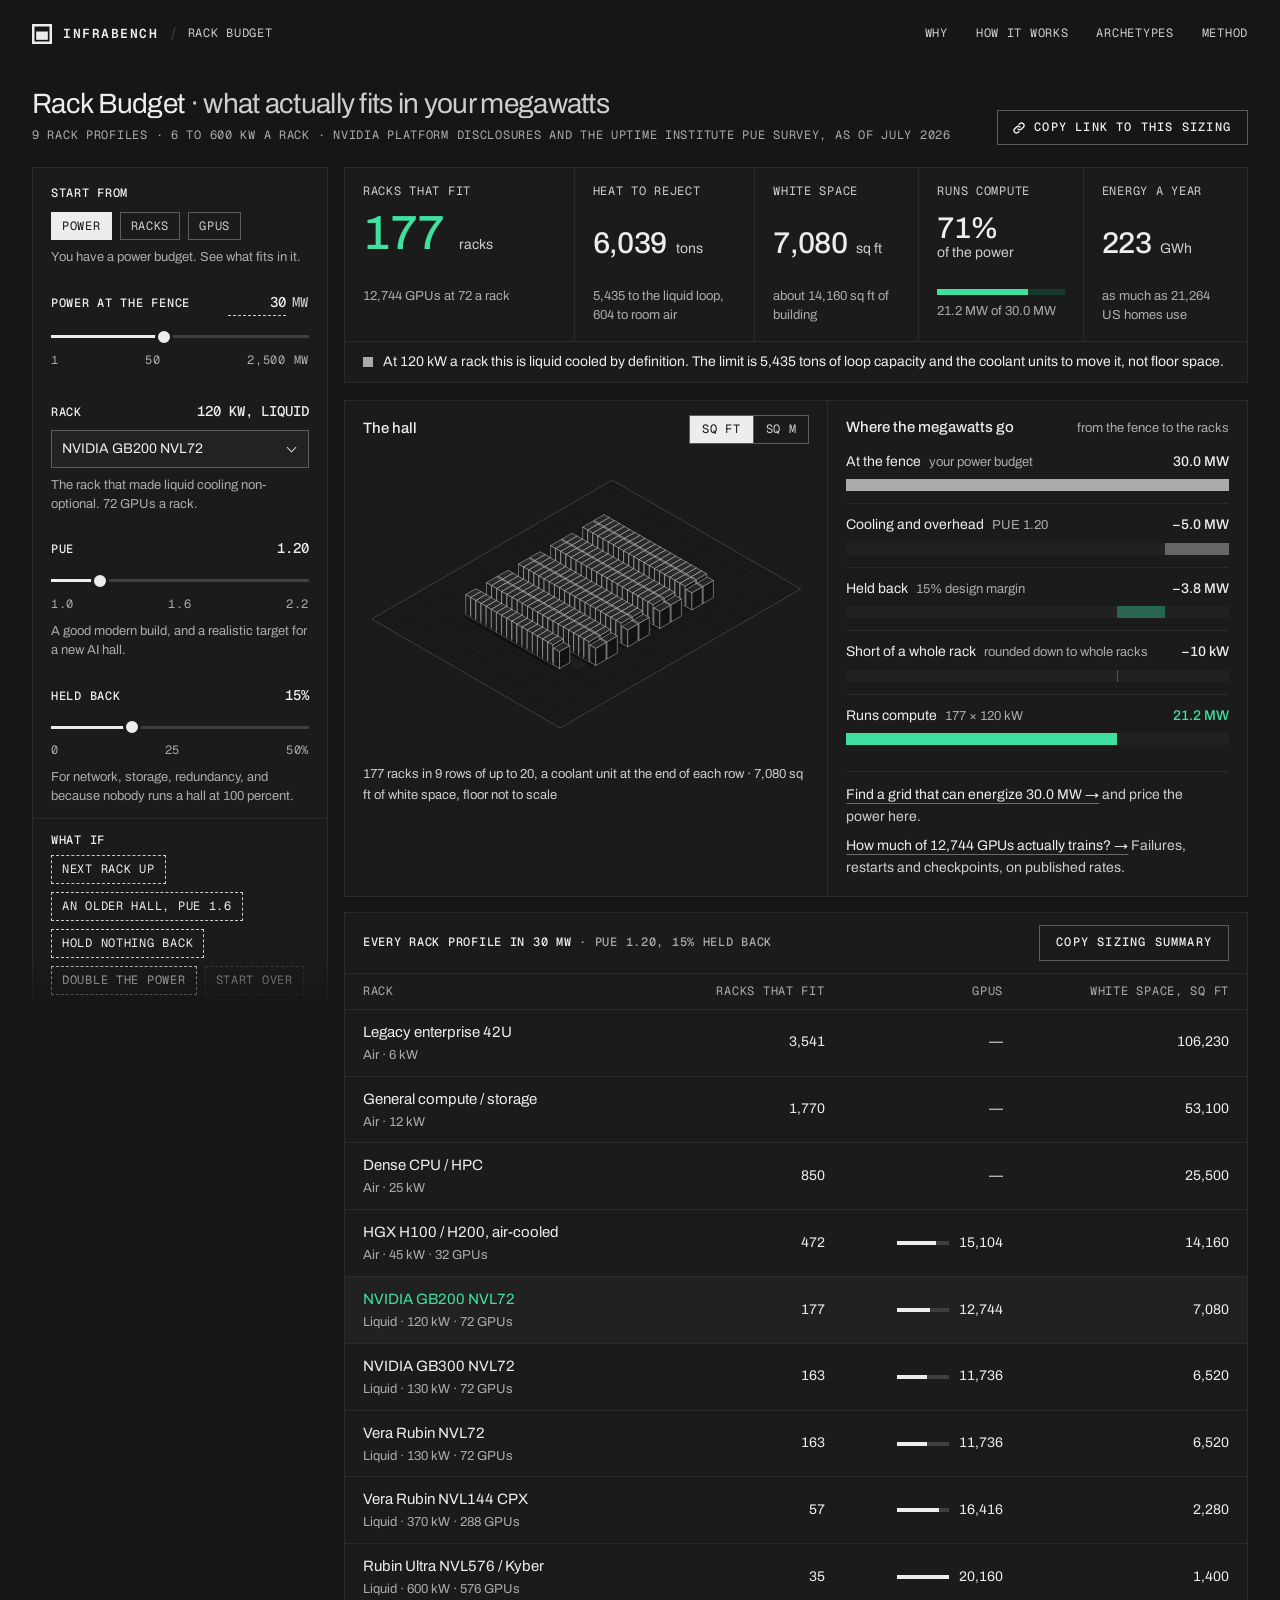
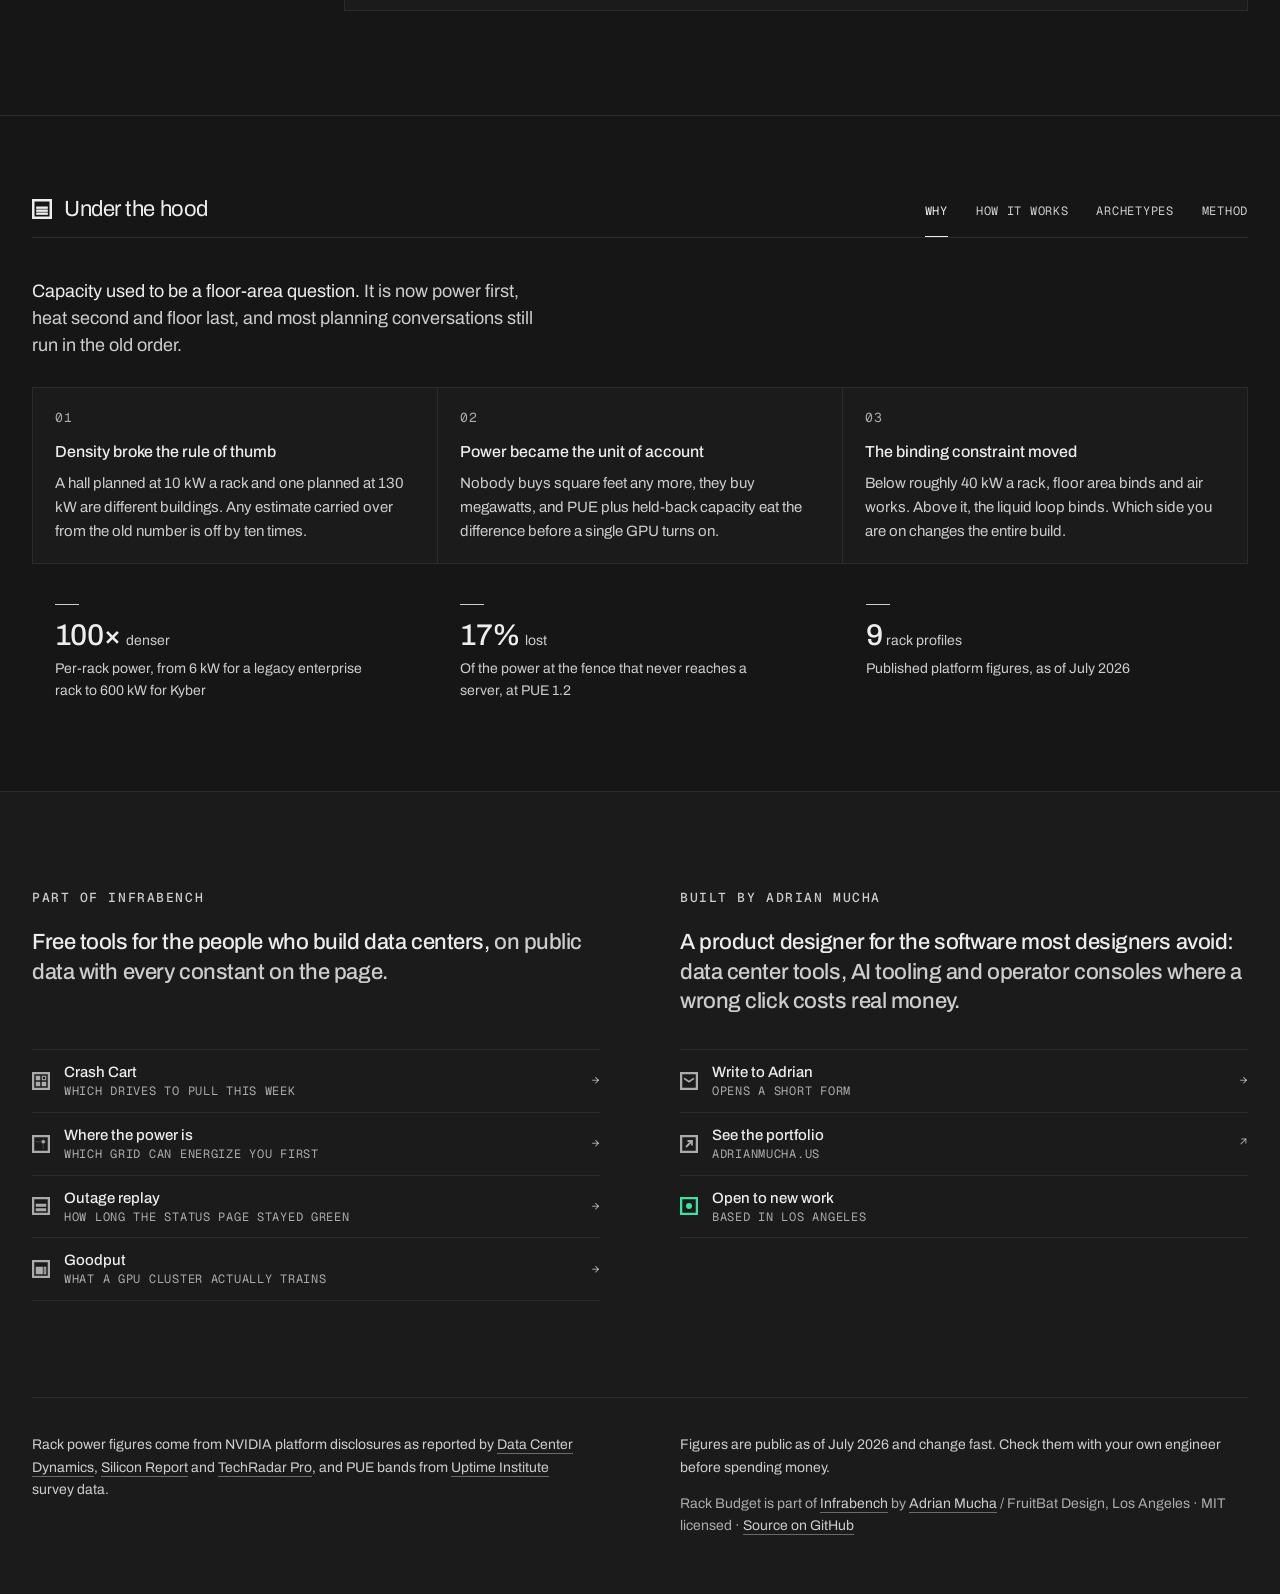
<file: rack-budget/index.html>
<!DOCTYPE html>
<html lang="en">
<head>
<meta charset="utf-8">
<meta name="viewport" content="width=device-width, initial-scale=1">
<title>Rack Budget · Infrabench</title>
<meta name="description" content="A power, cooling and floor-area calculator for AI data centers. Start from a megawatt budget or from a rack count, get the other side plus cooling tons and white space. Every constant shown.">
<meta property="og:title" content="Rack Budget · What actually fits in your megawatts">
<meta property="og:description" content="Rack density went from 6 kW to 600 kW in four years. Put in a power budget or a fleet size, get racks, GPUs, cooling tons and square feet. Every constant shown.">
<meta property="og:type" content="website">
<meta property="og:image" content="/rack-budget/og.png">
<meta name="twitter:card" content="summary_large_image">
<link rel="icon" href="/favicon.svg" type="image/svg+xml">
<link rel="icon" href="/favicon.png" type="image/png">
<link rel="apple-touch-icon" href="/apple-touch-icon.png">
<link rel="preconnect" href="https://fonts.googleapis.com">
<link rel="preconnect" href="https://fonts.gstatic.com" crossorigin>
<link href="https://fonts.googleapis.com/css2?family=Archivo:wght@400;500;600&family=Geist+Mono:wght@400;500;600&display=swap" rel="stylesheet">
<link rel="preconnect" href="https://www.googletagmanager.com">
<script src="/assets/analytics.js"></script>
<script defer src="https://cdn.vercel-insights.com/v1/script.js"></script>
<!-- Google tag (gtag.js) -->
<script async src="https://www.googletagmanager.com/gtag/js?id=G-B4K7J0G5X6"></script>
<script>
  window.dataLayer = window.dataLayer || [];
  function gtag(){dataLayer.push(arguments);}
  gtag('js', new Date());
  gtag('config', 'G-B4K7J0G5X6');
</script>
<style>
  /* Rack Budget as a working console, on the suite's tokens and type scale and the same
     panel system as the other three tools. Power or fleet, the rack, PUE and margin in a
     rail; to the right, five figures, the hall drawn to scale beside where the megawatts
     go, and every rack profile sized at the same budget. Explanation lives in tabs below. */
  :root{
    color-scheme:dark;
    --bg:#161616;          /* page surface */
    --bg2:#1B1B1B;         /* panels, one step up */
    --bg3:#222222;         /* floating readouts */
    --line:#2B2B2B;        /* hairline */
    --line2:#3F3F3F;       /* stronger rule */
    --tx:#EDEDED;          /* primary text */
    --tx2:#CDCDCD;         /* secondary text, APCA Lc 75 */
    --tx3:#ABABAB;         /* fine print, APCA Lc 60 */
    --grn:#3FE0A0;         /* the brand glyph and focus */
    /* Verdicts. Checked on #1B1B1B with every pair: worst dE 10.5 under protan, 19.9
       normal vision. Fills and marks only; the word always rides along. */
    --v-make:#3FE0A0;
    --v-slip:#FFEA6B;
    --v-miss:#FF5B5B;
    --better:#3FE0A0; --worse:#FF9A8C;   /* change chips, always with an arrow and words */
    --action-bg:#EDEDED; --action-bg-hover:#FFFFFF; --action-fg:#161616;
    --control-border:#5C5C5C; --control-border-hover:#CDCDCD;
    --link-underline:rgba(205,205,205,.45);
    --fs-micro:12px; --fs-caption:13px; --fs-small:14px; --fs-ui:15px; --fs-body:16px; --fs-lead:18px;
    --fs-sub:20px; --fs-heading:22px; --fs-title:28px; --fs-kpi:30px; --fs-hero:48px;
    --col-gap:80px; --gutter:56px; --gap:16px; --rail:296px; --pad:18px;
    --sans:"Archivo",-apple-system,BlinkMacSystemFont,"Segoe UI",Helvetica,Arial,sans-serif;
    --mono:"Geist Mono",ui-monospace,SFMono-Regular,Menlo,Consolas,monospace;
  }
  @media(max-width:700px){:root{--fs-lead:17px;--fs-kpi:26px;--fs-hero:40px;--pad:16px}}
  @media(min-width:1680px){:root{--fs-micro:13px;--fs-caption:14px;--fs-small:15px;--fs-ui:16px;--fs-body:17px;--fs-lead:20px;
    --fs-sub:23px;--fs-heading:26px;--fs-title:34px;--fs-kpi:36px;--fs-hero:56px;--col-gap:112px;--gap:20px;--rail:336px;--pad:22px}}
  @media(min-width:2200px){:root{--fs-small:16px;--fs-body:18px;--fs-lead:21px;--fs-sub:24px;--fs-title:36px;--fs-kpi:40px;--fs-hero:60px;--col-gap:136px;--rail:360px}}

  *{box-sizing:border-box}
  [hidden]{display:none !important}
  html{-webkit-text-size-adjust:100%;text-size-adjust:100%}
  body{margin:0;background:var(--bg);color:var(--tx);font-family:var(--sans);font-size:var(--fs-body);line-height:1.6;
    -webkit-font-smoothing:antialiased;-moz-osx-font-smoothing:grayscale}
  .wrap{max-width:1440px;margin:0 auto;padding:0 32px}
  @media(max-width:640px){.wrap{padding:0 16px}}
  @media(min-width:1680px){.wrap{max-width:1640px}}
  @media(min-width:2200px){.wrap{max-width:1840px}}
  a{color:inherit}
  :focus-visible{outline:2px solid var(--tx);outline-offset:3px}
  .sr-only{position:absolute;width:1px;height:1px;margin:-1px;padding:0;overflow:hidden;clip:rect(0 0 0 0);white-space:nowrap;border:0}
  .skip{position:absolute;inset-inline-start:-9999px;top:0;z-index:20;padding:12px 18px;background:var(--action-bg);color:var(--action-fg);font-weight:600;font-size:var(--fs-ui)}
  .skip:focus{inset-inline-start:0}
  .glyph{color:var(--tx);flex:none;display:block}
  h2{font-size:var(--fs-heading);font-weight:500;letter-spacing:-.02em;line-height:1.2;margin:0}
  h3{font-size:var(--fs-ui);font-weight:500;line-height:1.3;margin:0}
  .num,.tn,.dash,.mini{font-variant-numeric:tabular-nums}
  #tl text{font-size:var(--fs-micro);font-variant-numeric:tabular-nums}

  /* ---------- header ---------- */
  .top{display:flex;align-items:center;justify-content:space-between;gap:24px;min-height:68px}
  .crumb{display:flex;align-items:center;gap:12px;min-width:0}
  .brand{display:inline-flex;align-items:center;gap:11px;text-decoration:none;
    font-family:var(--mono);font-size:var(--fs-caption);font-weight:600;letter-spacing:.12em;text-transform:uppercase}
  .brand .glyph{width:20px;height:20px}
  .crumb .sep{color:var(--line2)}
  .crumb .here{font-size:var(--fs-ui);color:var(--tx2);white-space:nowrap}
  .top nav{display:flex;gap:28px}
  .top nav a{font-size:var(--fs-ui);color:var(--tx2);text-decoration:none;padding:12px 0;white-space:nowrap}
  .top nav a:hover{color:var(--tx)}
  @media(max-width:680px){.top nav{display:none}}

  /* ---------- title bar ---------- */
  .tbar{display:flex;flex-wrap:wrap;align-items:flex-end;justify-content:space-between;gap:12px 24px;padding-block:20px 22px}
  .tbar h1{font-size:var(--fs-title);font-weight:500;letter-spacing:-.025em;line-height:1.15;margin:0;text-wrap:balance}
  .tbar h1 span{color:var(--tx2)}
  .tbar .src{font-size:var(--fs-caption);color:var(--tx3);margin:6px 0 0}
  .tbar .acts{display:flex;gap:10px}
  .tbar .acts .btn{padding-inline-start:14px}   /* the icon side, optically even with the text side */

  .btn{display:inline-flex;align-items:center;gap:8px;padding:9px 16px;background:var(--action-bg);color:var(--action-fg);
    font:inherit;font-size:var(--fs-small);font-weight:500;line-height:1.3;text-decoration:none;border:1px solid var(--action-bg);cursor:pointer;white-space:nowrap}
  .btn:hover{background:var(--action-bg-hover);border-color:var(--action-bg-hover)}
  .btn.ghost{background:none;color:var(--tx);border-color:var(--control-border)}
  .btn.ghost:hover{border-color:var(--control-border-hover)}
  .btn svg{width:14px;height:14px;flex:none}

  /* ---------- the console ---------- */
  .pn{background:var(--bg2);border:1px solid var(--line);min-width:0}
  .pn-hd{display:flex;flex-wrap:wrap;align-items:baseline;justify-content:space-between;gap:6px 16px}
  .pn-hd h2{font-size:var(--fs-ui);font-weight:500;letter-spacing:0;line-height:1.3}
  .pn-hd .meta{font-size:var(--fs-caption);color:var(--tx3)}

  /* The rail spans every row; the empty last row takes whatever height it has over the
     panels, so a short list never stretches the rows above it. */
  .dash{display:grid;grid-template-columns:var(--rail) minmax(0,1fr);grid-template-rows:auto auto auto 1fr;
    grid-template-areas:"rail kpi" "rail viz" "rail list" "rail .";gap:var(--gap);padding-bottom:88px}
  .rail{grid-area:rail;align-self:start;position:sticky;top:12px;max-height:calc(100vh - 24px);overflow-y:auto;scrollbar-width:thin}
  .rail.more-below{-webkit-mask-image:linear-gradient(to bottom,#000 calc(100% - 56px),transparent);mask-image:linear-gradient(to bottom,#000 calc(100% - 56px),transparent)}
  .kpiw{grid-area:kpi;container-type:inline-size;min-width:0}
  .vizw{grid-area:viz;container-type:inline-size;min-width:0}
  .listw{grid-area:list;min-width:0;container:list / inline-size}
  @media(max-width:1180px){:root{--rail:264px}}
  @media(max-width:900px){
    .dash{grid-template-columns:minmax(0,1fr);grid-template-rows:none;grid-template-areas:"kpi" "rail" "viz" "list";padding-bottom:64px}
    .rail{position:static;max-height:none;overflow:visible}
  }

  /* ---------- inputs ---------- */
  .rail .grp{border:0;margin:0;padding:12px var(--pad);min-width:0}
  .rail > .grp:first-child{padding-top:16px}
  .rail > .grp:nth-child(2){padding-bottom:18px}
  .grp > legend,.grp-h{display:flex;justify-content:space-between;align-items:baseline;gap:12px;width:100%;
    padding:0;margin:0 0 8px;font-size:var(--fs-small);font-weight:500;color:var(--tx)}
  .rail fieldset.grp > legend{float:left}
  .rail fieldset.grp > legend + *{clear:both}
  .grp-h label{cursor:pointer}
  .grp output{font-size:var(--fs-small);font-weight:500;color:var(--tx);white-space:nowrap}
  .hint{font-size:var(--fs-caption);line-height:1.45;color:var(--tx3);margin:8px 0 0;text-wrap:pretty}

  .chips{display:flex;flex-wrap:wrap;gap:8px}
  .chip{position:relative;display:inline-flex}
  .chip input{position:absolute;inset:0;opacity:0;margin:0;cursor:pointer}
  .chip span{display:inline-block;padding:5px 10px;border:1px solid var(--control-border);font-size:var(--fs-small);line-height:1.4;
    color:var(--tx2);white-space:nowrap;cursor:pointer}
  .chip input:hover + span{border-color:var(--control-border-hover);color:var(--tx)}
  .chip input:checked + span{border-color:var(--tx);color:var(--action-fg);background:var(--tx)}
  .chip input:focus-visible + span{outline:2px solid var(--tx);outline-offset:2px}

  input[type=range]{-webkit-appearance:none;appearance:none;display:block;width:100%;height:26px;margin:0;background:transparent;cursor:pointer;--fill:50%}
  input[type=range]::-webkit-slider-runnable-track{height:3px;background:linear-gradient(to right,var(--tx) var(--fill),var(--line2) var(--fill))}
  input[type=range]:dir(rtl)::-webkit-slider-runnable-track{background:linear-gradient(to left,var(--tx) var(--fill),var(--line2) var(--fill))}
  input[type=range]::-moz-range-track{height:3px;background:var(--line2)}
  input[type=range]::-moz-range-progress{height:3px;background:var(--tx)}
  input[type=range]::-webkit-slider-thumb{-webkit-appearance:none;width:18px;height:18px;margin-top:-7.5px;border-radius:50%;background:var(--tx);border:3px solid var(--bg2);transition:transform .12s ease}
  input[type=range]::-moz-range-thumb{width:12px;height:12px;border-radius:50%;background:var(--tx);border:3px solid var(--bg2)}
  input[type=range]:active::-webkit-slider-thumb{transform:scale(1.2)}
  input[type=range]:focus-visible{outline:none}
  input[type=range]:focus-visible::-webkit-slider-thumb{box-shadow:0 0 0 2px var(--tx)}
  input[type=range]:focus-visible::-moz-range-thumb{box-shadow:0 0 0 2px var(--tx)}
  .scale{display:flex;justify-content:space-between;font-size:var(--fs-micro);color:var(--tx3);margin-top:1px}

  details.more{border-top:1px solid var(--line)}
  details.more > summary{display:flex;align-items:baseline;gap:12px;cursor:pointer;list-style:none;padding:11px var(--pad);font-size:var(--fs-small);font-weight:500;color:var(--tx2)}
  details.more > summary .sv{margin-inline-start:auto;font-size:var(--fs-caption);font-weight:400;color:var(--tx3);white-space:nowrap}
  details.more[open] > summary .sv{visibility:hidden}
  details.more > summary::-webkit-details-marker{display:none}
  details.more > summary::before{content:"+";display:inline-block;width:1.2em;margin-inline-end:-12px;color:var(--tx3);font-family:var(--mono)}
  details.more[open] > summary::before{content:"\2212"}
  details.more > summary:hover{color:var(--tx)}
  details.more .grp{padding-top:4px}

  .whatif{padding:14px var(--pad) 16px;border-top:1px solid var(--line)}
  .whatif h2{font-size:var(--fs-small);font-weight:500;margin:0 0 8px}
  .whatif div{display:flex;flex-wrap:wrap;gap:8px}
  .whatif button{font:inherit;font-size:var(--fs-small);line-height:1.4;color:var(--tx);background:none;border:1px dashed var(--control-border-hover);padding:5px 10px;cursor:pointer;white-space:nowrap}
  .whatif button:hover{border-style:solid;border-color:var(--tx)}
  .whatif button:disabled{color:var(--tx3);border-color:var(--line2);cursor:default;border-style:dashed}

  /* ---------- the five figures ---------- */
  .kpis{display:grid;grid-template-columns:1.4fr 1.1fr 1fr 1fr 1fr;gap:1px;margin:0;background:var(--line)}
  /* each tile spans four rows of the strip, so labels, values, changes and notes line up across it */
  .kpi{position:relative;display:grid;grid-row:span 4;grid-template-rows:subgrid;row-gap:0;margin:0;padding:14px var(--pad) 16px;background:var(--bg2);min-width:0}
  .kpi dt{font-size:var(--fs-small);color:var(--tx2);line-height:1.35}
  .kpi dd{margin:0}
  .kpi .v{align-self:end;display:flex;align-items:baseline;flex-wrap:wrap;column-gap:.3em;margin-top:6px;font-size:var(--fs-kpi);font-weight:500;letter-spacing:-.02em;line-height:1.1}
  .kpi .v b{font-weight:500;white-space:nowrap}
  .kpi .v small{font-size:var(--fs-small);font-weight:400;color:var(--tx2);letter-spacing:0}
  .kpi.main .v{font-size:var(--fs-hero)}
  .kpi.main .v b{color:var(--grn)}
  .kpi.main.none .v b{color:var(--tx)}
  .kpi .d{display:flex;align-items:center;gap:5px;min-height:1.5em;margin-top:6px;font-size:var(--fs-caption);font-weight:500;color:var(--tx3);white-space:nowrap}
  .kpi .d.good{color:var(--better)} .kpi .d.bad{color:var(--worse)}
  .kpi .d i{font-style:normal;font-size:.75em}
  .kpi .s{margin-top:2px;font-size:var(--fs-caption);color:var(--tx3);line-height:1.45;text-wrap:pretty}
  .kpi.hit{animation:kflash .7s ease-out}
  @keyframes kflash{from{background:#272727}to{background:var(--bg2)}}
  /* the six incidents in gap order, one segment each */
  .vbar{display:flex;gap:2px;height:6px;margin:2px 0 7px}
  .vbar span{flex:1;background:var(--line2)}
  .vbar .make{background:var(--v-make)} .vbar .slip{background:var(--v-slip)} .vbar .miss{background:var(--v-miss)}
  @media (prefers-reduced-motion: no-preference){ .vbar span{transition:background-color .15s ease-out} }
  .alert{display:flex;align-items:center;gap:10px;margin:0;padding:10px var(--pad);background:var(--bg2);border:1px solid var(--line);border-top:0;font-size:var(--fs-small);line-height:1.45;color:var(--tx);text-wrap:pretty}
  .alert .ic{width:10px;height:10px;flex:none}
  .alert.warn .ic{background:var(--v-slip)} .alert.bad .ic{background:var(--v-miss)} .alert.ok .ic{background:var(--grn)}
  @container (max-width:860px){
    .kpis{grid-template-columns:repeat(6,minmax(0,1fr))}
    .kpi{grid-column:span 2} .kpi.main,.kpi.you{grid-column:span 3}
  }
  @container (max-width:520px){
    .kpis{grid-template-columns:repeat(2,minmax(0,1fr))}
    .kpi,.kpi.you{grid-column:span 1} .kpi.main{grid-column:1 / -1}
  }

  /* floating readouts lift with a ring and a shadow rather than a solid border, so they sit
     cleanly over whatever colour is underneath */
  .tip{position:absolute;z-index:5;pointer-events:none;min-width:210px;max-width:290px;padding:9px 12px;background:var(--bg3);
    font-size:var(--fs-caption);line-height:1.45;color:var(--tx2);box-shadow:0 0 0 1px rgba(255,255,255,.1),0 8px 24px rgba(0,0,0,.45)}
  .tip b{display:block;color:var(--tx);font-weight:500;font-size:var(--fs-small)}
  .tip .k{display:flex;align-items:center;gap:7px;margin-top:5px;color:var(--tx)}
  .tip .row{display:flex;justify-content:space-between;gap:16px;margin-top:3px}
  .tip .row span:last-child{color:var(--tx)}

  /* ---------- the ranked list ---------- */
  .listw .pn-hd{align-items:center;padding:12px var(--pad)}
  .listw .pn-hd .r{display:flex;flex-wrap:wrap;align-items:center;gap:10px 16px}
  .seg{display:inline-flex;border:1px solid var(--control-border)}
  .seg button{font:inherit;font-size:var(--fs-small);line-height:1.4;padding:5px 12px;background:none;border:0;color:var(--tx2);cursor:pointer;white-space:nowrap}
  .seg button + button{border-inline-start:1px solid var(--control-border)}
  .seg button:hover{color:var(--tx)}
  .seg button[aria-pressed="true"]{background:var(--tx);color:var(--action-fg)}
  .seg button:focus-visible{outline-offset:-2px}
  table.pl{width:100%;border-collapse:collapse;font-size:var(--fs-small)}
  .pl th{font-size:var(--fs-caption);font-weight:400;color:var(--tx3);text-align:start;padding:8px 12px;border-top:1px solid var(--line);white-space:nowrap}
  .pl th[aria-sort]{color:var(--tx)}
  .pl td{padding:10px 12px;border-top:1px solid var(--line);vertical-align:middle;background:var(--bg2)}
  .pl th:first-child,.pl td:first-child{padding-inline-start:var(--pad)}
  .pl th:last-child,.pl td:last-child{padding-inline-end:var(--pad)}
  .pl .rk{width:2.6em;color:var(--tx3)}
  .pl th.n,.pl td.n{text-align:end}
  .pl td.n{white-space:nowrap}
  .pl .exp{display:block;padding:0;margin:0;background:none;border:0;font:inherit;color:inherit;text-align:start;cursor:pointer}
  .pl .nm{display:block;color:var(--tx);font-size:var(--fs-ui)}
  .pl .nm::after{content:"+";font-family:var(--mono);color:var(--tx3);margin-inline-start:.5em}
  .pl .exp[aria-expanded="true"] .nm::after{content:"\2212"}
  .pl .exp:hover .nm{text-decoration:underline;text-decoration-thickness:1px;text-underline-offset:.3em}
  .pl .ar{display:block;font-size:var(--fs-caption);color:var(--tx3);margin-top:1px}
  .pl .win{font-size:var(--fs-ui);font-weight:500;white-space:nowrap}
  .pl .vd{display:flex;align-items:center;gap:6px;font-size:var(--fs-caption);color:var(--tx2);margin-top:2px;white-space:nowrap}
  .pl .vd .br{color:var(--tx3)}
  .bar{display:inline-block;width:52px;height:4px;margin-inline-end:10px;background:var(--line2);vertical-align:middle}
  .bar i{display:block;height:100%;background:var(--tx3)}
  .pl .sorted .bar i{background:var(--tx)}
  .pl tr.qr.lit td{background:#212121}
  .pl tr.qd td{padding:2px 12px 18px;border-top:0}
  @media (prefers-reduced-motion: no-preference){ .bar i{transition:width .3s ease} }

  /* ---------- under the hood ---------- */
  .ref{padding-block:72px 88px;border-top:1px solid var(--line)}
  .ref-hd{display:flex;flex-wrap:wrap;align-items:flex-end;justify-content:space-between;gap:16px 40px;border-bottom:1px solid var(--line);margin-bottom:40px}
  .ref-hd h2{display:flex;align-items:center;gap:12px;padding-bottom:14px}
  .ref-hd h2 .glyph{width:20px;height:20px}
  .tabs{display:flex;gap:28px;overflow-x:auto;scrollbar-width:none}
  .tabs button{background:none;border:0;border-bottom:2px solid transparent;margin-bottom:-1px;padding:12px 0;font:inherit;font-size:var(--fs-ui);color:var(--tx2);cursor:pointer;white-space:nowrap}
  .tabs button:hover{color:var(--tx)}
  .tabs button[aria-selected="true"]{color:var(--tx);border-bottom-color:var(--tx)}
  .tabs button:focus-visible{outline-offset:-2px}
  [role=tabpanel]:focus-visible{outline-offset:8px}
  .two{display:grid;grid-template-columns:minmax(0,5fr) minmax(0,6fr);column-gap:var(--col-gap);row-gap:48px}
  @media(max-width:900px){.two{grid-template-columns:minmax(0,1fr)}.lead{max-width:none}}
  .lead{margin:0 0 28px;font-size:var(--fs-lead);line-height:1.5;color:var(--tx2);max-width:calc((100% - var(--col-gap)) * 5 / 11);text-wrap:pretty}
  .lead span{color:var(--tx)}
  .cards{display:grid;grid-template-columns:repeat(3,minmax(0,1fr));gap:1px;background:var(--line);border:1px solid var(--line)}
  @media(max-width:900px){.cards{grid-template-columns:minmax(0,1fr)}}
  .cards{counter-reset:card}
  .cards > div{background:var(--bg2);padding:20px 22px}
  .cards > div::before{counter-increment:card;content:counter(card, decimal-leading-zero);display:block;margin-bottom:14px;font-family:var(--mono);font-size:var(--fs-caption);letter-spacing:.08em;color:var(--tx3)}
  .cards h3{font-size:var(--fs-body);margin:0 0 8px}
  .cards p{margin:0;color:var(--tx2);font-size:var(--fs-ui);text-wrap:pretty}
  /* on the cards' columns, each figure inset like the card text above it (the cards' 1px
     border and 22px padding), so it sits under its card's number; no column gap, the
     gutter trails each figure instead */
  .stats{display:grid;grid-template-columns:repeat(3,minmax(0,1fr));gap:24px 0;margin:40px 0 0;padding:0}
  @media(max-width:700px){.stats{grid-template-columns:minmax(0,1fr)}}
  .stats div{margin:0;padding-inline:23px var(--gutter)}
  .stats dd{margin:0;font-size:var(--fs-kpi);font-weight:500;letter-spacing:-.02em;line-height:1.1}
  .stats dd small{font-size:var(--fs-small);font-weight:400;color:var(--tx2);letter-spacing:0;margin-inline-start:.3em}
  .stats dt{order:2;margin-top:6px;font-size:var(--fs-small);color:var(--tx2)}
  .stats div{display:flex;flex-direction:column}
  .stats div::before{content:"";order:-1;width:24px;height:1px;margin-bottom:14px;background:var(--tx2)}
  .steps{margin:0;padding:0;list-style:none;counter-reset:s}
  .steps li{counter-increment:s;display:grid;grid-template-columns:2em minmax(0,1fr);padding:0 0 22px}
  .steps li::before{content:counter(s, decimal-leading-zero);font-family:var(--mono);color:var(--tx3);font-size:var(--fs-small);padding-top:2px}
  .steps h3{font-size:var(--fs-body);margin-bottom:4px}
  .steps p{margin:0;color:var(--tx2);font-size:var(--fs-ui);text-wrap:pretty}
  .steps b{color:var(--tx);font-weight:500}
  .ex{margin:0;align-self:start;background:var(--bg2);border:1px solid var(--line);padding:22px 26px}
  .ex figcaption{font-size:var(--fs-caption);color:var(--tx3);margin:0 0 12px}
  .ex .q{font-size:var(--fs-body);color:var(--tx);margin:0 0 12px;text-wrap:pretty}
  .ex .out{margin:14px 0 0;padding-top:14px;border-top:1px solid var(--line);font-size:var(--fs-small);color:var(--tx2);text-wrap:pretty}
  .chain{margin:0;padding:0;list-style:none;font-size:var(--fs-small);line-height:1.55;color:var(--tx2)}
  .chain li{display:grid;grid-template-columns:1.6em minmax(0,1fr);padding:3px 0}
  .chain li::before{content:"\2192";color:var(--tx3);font-family:var(--mono)}
  .chain li:first-child::before{content:""}
  .chain b{color:var(--tx);font-weight:500}

  .tscroll{overflow-x:auto}
  .tscroll.more-end{-webkit-mask-image:linear-gradient(to right,#000 calc(100% - 56px),transparent);mask-image:linear-gradient(to right,#000 calc(100% - 56px),transparent)}
  table.ref-t{width:100%;border-collapse:collapse;font-size:var(--fs-small);min-width:860px}
  .ref-t th{font-weight:400;color:var(--tx3);text-align:start;padding:8px 16px 10px 0;border-bottom:1px solid var(--line2);font-size:var(--fs-caption)}
  .ref-t td,.ref-t tbody th{padding:12px 16px 12px 0;border-bottom:1px solid var(--line);vertical-align:top;text-align:start;font-weight:400;color:var(--tx2)}
  .ref-t tbody th{color:var(--tx)}
  .ref-t .m{white-space:nowrap}
  .ref-t .ci{display:block;color:var(--tx3);font-size:var(--fs-caption)}
  /* Only the notes wrap. Every other column holds its line, so the notes column takes the
     rest of the table and its text runs to the table's edge rather than stopping short. */
  .ref-t th,.ref-t td{white-space:nowrap}
  .ref-t td:last-child{white-space:normal;width:100%}
  .ref-t .nt{display:block;text-wrap:pretty}

  dl.eq{margin:0}
  dl.eq div{display:grid;grid-template-columns:minmax(0,9em) minmax(0,1fr);gap:4px 24px;padding:12px 0;border-bottom:1px solid var(--line)}
  dl.eq div:first-child{border-top:1px solid var(--line)}
  dl.eq dt{color:var(--tx);font-size:var(--fs-small)}
  dl.eq dd{margin:0;color:var(--tx2);font-size:var(--fs-small);font-family:var(--mono);line-height:1.6}
  @media(max-width:560px){dl.eq div{grid-template-columns:minmax(0,1fr)}}
  .calls p{margin:0 0 16px;color:var(--tx2);text-wrap:pretty}
  .calls p b{color:var(--tx);font-weight:500}

  /* ---------- about and footer ----------
     The page's sign-off, on its own full-bleed band one step up from the page, so it reads
     as the suite and the author rather than more of the tool. Two mirrored halves: each
     gets a label in the wordmark's voice, a two-tone line and three rows, and the halves
     share their rows through a subgrid, so the labels, the lines and the lists start level
     whatever the lines' lengths. The footer keeps the halves: the sources on the left, the
     caveat and the credit on the right. */
  .sec{padding-block:96px;border-top:1px solid var(--line)}
  @media(max-width:700px){.sec{padding-block:64px}.ref{padding-block:56px 64px}}
  .about,footer{background:var(--bg2)}
  .about .wrap,footer .wrap{display:grid;grid-template-columns:repeat(2,minmax(0,1fr));column-gap:var(--col-gap)}
  .about .wrap{grid-template-rows:repeat(3,auto)}
  .so-half{grid-row:span 3;display:grid;grid-template-rows:subgrid}
  .so-label{margin:0 0 20px;font-family:var(--mono);font-size:var(--fs-caption);font-weight:500;letter-spacing:.12em;
    line-height:20px;text-transform:uppercase;color:var(--tx2)}
  .so-line{margin:0;font-size:var(--fs-heading);font-weight:500;letter-spacing:-.02em;line-height:1.35;color:var(--tx);text-wrap:pretty}
  .so-line span{color:var(--tx2)}
  .so-rows{align-self:start;list-style:none;margin:32px 0 0;padding:0;border-bottom:1px solid var(--line)}
  .so-rows li > *{display:grid;grid-template-columns:auto minmax(0,1fr) auto;align-items:center;column-gap:14px;padding:12px 0;
    border-top:1px solid var(--line);color:var(--tx2);text-decoration:none}
  .so-rows .glyph{width:18px;height:18px;color:var(--tx3)}
  .so-name{display:block;font-size:var(--fs-ui);font-weight:500;line-height:1.4;color:var(--tx)}
  .so-what{display:block;font-size:var(--fs-small);line-height:1.4;color:var(--tx3)}
  .so-end{font-size:var(--fs-small);color:var(--tx3)}
  /* the links light up on hover; availability is a status, so its glyph stays green */
  /* the contact row is a button that opens the form, dressed as the rows around it */
  .so-rows button{width:100%;margin:0;background:none;border:0;border-top:1px solid var(--line);font:inherit;text-align:start;cursor:pointer}
  .so-rows :is(a,button):hover .glyph{color:var(--tx)}
  .so-open .glyph{color:var(--grn)}
  .so-rows :is(a,button):hover .so-end{color:var(--tx)}
  footer{padding:0 0 56px;font-size:var(--fs-small);color:var(--tx3)}
  footer .wrap{row-gap:14px}
  footer .wrap::before{content:"";grid-column:1 / -1;border-top:1px solid var(--line);margin-bottom:22px}
  footer p{margin:0;text-wrap:pretty}
  footer .fine{color:var(--tx2)}
  footer .fine:first-of-type{grid-row:span 2}
  /* stacked, the author comes first */
  @media(max-width:900px){
    .about .wrap,footer .wrap{grid-template-columns:minmax(0,1fr)}
    .about .wrap{grid-template-rows:none;row-gap:64px}
    .so-half{grid-row:auto;display:block}
    .about .me{order:-1}
    .so-line{font-size:var(--fs-sub)}
    footer .fine:first-of-type{grid-row:auto}
  }
  footer a{color:var(--tx2);text-decoration:underline;text-decoration-thickness:1px;text-underline-offset:.3em;text-decoration-color:var(--link-underline)}
  footer a:hover{color:var(--tx);text-decoration-color:currentColor}

  .mini{position:fixed;inset-inline:12px;bottom:calc(12px + env(safe-area-inset-bottom));z-index:15;display:none;align-items:center;justify-content:space-between;gap:12px;
    padding:12px 16px;background:var(--bg3);box-shadow:0 0 0 1px rgba(255,255,255,.1),0 10px 30px rgba(0,0,0,.5);font-size:var(--fs-small);color:var(--tx2)}
  .mini b{color:var(--tx);font-weight:500;font-size:var(--fs-ui)}
  .mini.on{display:flex}
  @media(min-width:901px){.mini.on{display:none}}

  .toast{position:fixed;bottom:24px;inset-inline-start:50%;transform:translate(-50%,8px);z-index:30;padding:10px 16px;background:var(--action-bg);color:var(--action-fg);
    font-size:var(--fs-small);font-weight:500;opacity:0;pointer-events:none}
  .toast.on{opacity:1;transform:translate(-50%,0)}
  @media (prefers-reduced-motion: no-preference){
    html{scroll-behavior:smooth}
    /* the toast leaves faster and softer than it arrived */
    .toast{transition:opacity .15s ease-out,transform .15s ease-out}
    .toast.on{transition-duration:.2s}
    /* a press gives way a little; joined segments, tabs and text links stay still */
    .btn,.whatif button,.chip span{transition:scale .15s ease-out}
    .btn:active:not(:disabled),.whatif button:active:not(:disabled),.chip input:active + span{scale:.96}
  }

  /* ---------- Rack Budget's own parts ---------- */
  /* a figure you can also type, sitting where the other tools show a read-out */
  .nin{display:inline-flex;align-items:baseline;gap:6px;font-size:var(--fs-small);font-weight:500;color:var(--tx);white-space:nowrap}
  .nin input{width:7.2ch;padding:0 0 1px;margin:0;background:none;border:0;border-bottom:1px dashed var(--control-border-hover);border-radius:0;
    font:inherit;color:var(--tx);text-align:end;font-variant-numeric:tabular-nums;-moz-appearance:textfield;appearance:textfield}
  .nin input.wide{width:9ch}
  .nin input::-webkit-outer-spin-button,.nin input::-webkit-inner-spin-button{-webkit-appearance:none;margin:0}
  .nin input:hover{border-bottom-style:solid}
  .nin input:focus-visible{outline:2px solid var(--tx);outline-offset:3px}
  .nin span{font-weight:400;color:var(--tx2)}

  /* the rack profiles: one compact select here, and all of them side by side in the table */
  .selw{position:relative}
  .selw select{display:block;width:100%;padding:8px 34px 8px 10px;margin:0;background:var(--bg3);color:var(--tx);border:1px solid var(--control-border);border-radius:0;
    font:inherit;font-size:var(--fs-small);line-height:1.4;-webkit-appearance:none;appearance:none;cursor:pointer}
  .selw select:hover{border-color:var(--control-border-hover)}
  .selw select:focus-visible{outline:2px solid var(--tx);outline-offset:2px}
  .selw option,.selw optgroup{background:var(--bg3);color:var(--tx)}
  .selw::after{content:"";position:absolute;inset-inline-end:14px;top:50%;width:6px;height:6px;margin-top:-5px;border:solid var(--tx2);border-width:0 1.5px 1.5px 0;rotate:45deg;pointer-events:none}
  .rail .sub{margin-top:12px}

  /* the share of the fence that runs compute, as a meter: one fill on a darker step of its own hue */
  .split{display:block;height:6px;margin:2px 0 7px;background:#173A2E}
  .split i{display:block;height:100%;background:var(--grn)}
  @media (prefers-reduced-motion: no-preference){ .split i{transition:width .3s ease-out} }

  /* ---------- the hall and the megawatts ---------- */
  .viz{display:grid;grid-template-columns:minmax(0,1.15fr) minmax(0,1fr)}
  .viz > figure{margin:0;padding:14px var(--pad) 16px;min-width:0}
  .viz > figure + figure{border-inline-start:1px solid var(--line)}
  .viz figcaption{display:flex;flex-wrap:wrap;justify-content:space-between;align-items:baseline;gap:2px 12px;margin:0 0 10px;font-size:var(--fs-caption);color:var(--tx3)}
  .viz figcaption b{font-size:var(--fs-ui);font-weight:500;color:var(--tx)}
  @container (max-width:899px){
    .viz{grid-template-columns:minmax(0,1fr)}
    .viz > figure + figure{border-inline-start:0;border-top:1px solid var(--line)}
  }
  #hall{display:block;width:100%;height:clamp(200px,24vw,300px)}
  .hall-cap{margin:10px 0 0;font-size:var(--fs-caption);color:var(--tx2);text-wrap:pretty}
  .none-fit{display:grid;place-items:center;height:clamp(200px,24vw,300px);margin:0;padding:0 24px;text-align:center;font-size:var(--fs-small);color:var(--tx2);
    border:1px dashed var(--line2);text-wrap:balance}

  /* the waterfall: from the fence down to what runs compute */
  .wf{margin:0;padding:0;list-style:none}
  .wf li{display:grid;grid-template-columns:minmax(0,1fr) auto;align-items:baseline;gap:6px 14px;padding:10px 0 12px;border-top:1px solid var(--line)}
  .wf li:first-child{border-top:0;padding-top:2px}
  .wf .l{font-size:var(--fs-small);color:var(--tx);line-height:1.35}
  .wf .l small{margin-inline-start:8px;font-size:var(--fs-caption);color:var(--tx3)}
  .wf .t{position:relative;grid-column:1 / -1;grid-row:2;height:12px;background:#212121}
  .wf .l{grid-column:1;grid-row:1} .wf .v{grid-column:2;grid-row:1}
  .wf .t i{position:absolute;top:0;bottom:0;display:block}
  .wf .t .b{background:#666666}
  .wf .t .g{border:1px dashed var(--tx3)}
  .wf .fence .b{background:var(--tx3)} .wf .held .b{background:#2A6552} .wf .run .b{background:var(--grn)}
  .wf .v{font-size:var(--fs-small);font-weight:500;text-align:end;white-space:nowrap;font-variant-numeric:tabular-nums}
  .wf .run .v{color:var(--grn)}
  @media (prefers-reduced-motion: no-preference){ .wf .t .b{transition:left .3s ease-out,width .3s ease-out} }
  .dragging .wf .t .b,.dragging .bar i,.dragging .split i{transition:none}

  /* the steps to the next tools: find a grid for this load, or the grid it is priced on, and
     how much of the fleet's GPUs would actually train */
  .handoff{margin:14px 0 0;padding-top:12px;border-top:1px solid var(--line);font-size:var(--fs-small);color:var(--tx2);text-wrap:pretty}
  .handoff b{color:var(--tx);font-weight:500}
  .handoff a,.handoff button{font:inherit;color:var(--tx);background:none;border:0;padding:0;cursor:pointer;
    text-decoration:underline;text-decoration-thickness:1px;text-underline-offset:.3em;text-decoration-color:var(--link-underline)}
  .handoff a:hover,.handoff button:hover{text-decoration-color:currentColor}
  .handoff .sep{color:var(--tx3);margin:0 .4em}
  .handoff .next{display:block;margin-top:6px}

  /* ---------- every rack at the same budget ---------- */
  .pl .pick{display:block;padding:0;margin:0;background:none;border:0;font:inherit;color:inherit;text-align:start;cursor:pointer}
  .pl .pick .nm::after{content:none}
  .pl .pick:hover .nm{text-decoration:underline;text-decoration-thickness:1px;text-underline-offset:.3em}
  .pl .pick[aria-pressed="true"] .nm{color:var(--grn)}
  .pl .pick:disabled{cursor:default} .pl .pick:disabled .nm{color:var(--tx3)} .pl .pick:disabled:hover .nm{text-decoration:none}
  .pl tr.cur td{background:#212121}
  .pl td.n .none{color:var(--tx3);font-weight:400}
  .pl td.cmp .bar i{background:var(--tx)}
  @container list (max-width:760px){
    .pl thead{position:absolute;width:1px;height:1px;overflow:hidden;clip-path:inset(50%);white-space:nowrap}
    .pl tr.qr{display:flex;flex-wrap:wrap;align-items:baseline;column-gap:16px;row-gap:4px;padding:12px var(--pad) 14px;border-top:1px solid var(--line)}
    .pl tr.qr td{border:0;padding:0;background:none}
    .pl tr.qr.cur{background:#212121}
    .pl td.who{flex:1 1 100%}
    .pl td.n{text-align:start}
    .pl td.n .bar{display:none}
    .pl td.n[data-u]::after{content:" " attr(data-u);color:var(--tx3)}
    .pl td.n.nil{display:none}
  }
  .alert.info .ic{background:var(--tx3)}

  @media print{
    :root{--bg:#fff;--bg2:#fff;--bg3:#fff;--line:#c7cdd5;--line2:#a8b1bc;--tx:#12161b;--tx2:#39424d;--tx3:#5b6470}
    .top nav,.tbar .acts,.rail,.mini,.toast,.skip,.ref,.sec,.listw .pn-hd .r{display:none}
    .dash{display:block;padding:0} .kpiw,.vizw{margin-bottom:16px}
    .print-url{display:block;margin-top:14px;font-family:var(--mono);font-size:11px;word-break:break-all}
  }
  .print-url{display:none}

  /* ---------- terminal dress ----------
     The suite's shared voice, the same as the index: everything that labels or operates
     the page is uppercase mono, sentences and figures stay in the sans. Controls are drawn
     in outline and fill when used. Green is a data colour here, never chrome. */
  ::selection{background:var(--tx);color:var(--bg)}
  .top nav a,.crumb .here,.btn,.pn-hd h2,.pn-hd .meta,.grp > legend,.grp-h,.kpi dt,.chip span,.seg button,
  .whatif h2,.whatif button,.pl th,.tabs button,.scale,details.more > summary,.tbar .src,.so-what,.so-end{
    font-family:var(--mono);font-size:var(--fs-micro);letter-spacing:.06em;text-transform:uppercase}
  .grp output,.grp > legend output,.grp-h output{font-family:var(--mono);letter-spacing:0}
  .tbar h1,h2{font-weight:400}
  .pn-hd h2{font-weight:500;letter-spacing:.06em}
  .kpi dt,.tbar .src,.pn-hd .meta{line-height:1.6}
  .btn{background:none;color:var(--tx);border-color:var(--tx2);letter-spacing:.1em}
  .btn:hover,.btn.ghost:hover{background:var(--tx);border-color:var(--tx);color:var(--bg)}
  .btn.ghost{border-color:var(--control-border)}
  .tabs button{padding-block:14px}
</style>
</head>
<body>

<a class="skip" href="#console">Skip to the tool</a>

<svg width="0" height="0" style="position:absolute" aria-hidden="true">
  <symbol id="g-infrabench" viewBox="0 0 24 24"><rect x="1.5" y="1.5" width="21" height="21" fill="none" stroke="currentColor" stroke-width="3"/><rect x="5" y="9" width="14" height="10" fill="currentColor"/></symbol>
  <symbol id="g-rack-budget" viewBox="0 0 24 24"><rect x="1.5" y="1.5" width="21" height="21" fill="none" stroke="currentColor" stroke-width="3"/><rect x="5" y="16.2" width="14" height="2.8" fill="currentColor"/><rect x="5" y="12.6" width="14" height="2.8" fill="currentColor"/><rect x="5" y="9" width="14" height="2.8" fill="currentColor"/></symbol>
  <symbol id="g-crash-cart" viewBox="0 0 24 24"><rect x="1.5" y="1.5" width="21" height="21" fill="none" stroke="currentColor" stroke-width="3"/><rect x="5" y="5" width="6" height="6" fill="currentColor"/><rect x="5" y="13" width="6" height="6" fill="currentColor"/><rect x="13" y="13" width="6" height="6" fill="currentColor"/><rect x="13.75" y="5.75" width="4.5" height="4.5" fill="none" stroke="currentColor" stroke-width="1.5"/></symbol>
  <symbol id="g-power-map" viewBox="0 0 24 24"><rect x="1.5" y="1.5" width="21" height="21" fill="none" stroke="currentColor" stroke-width="3"/><line x1="5" y1="9" x2="19" y2="9" stroke="currentColor" stroke-width="0.8" opacity="0.5"/><line x1="15" y1="5" x2="15" y2="19" stroke="currentColor" stroke-width="0.8" opacity="0.5"/><rect x="13" y="7" width="4" height="4" fill="currentColor"/></symbol>
  <symbol id="g-outage-replay" viewBox="0 0 24 24"><rect x="1.5" y="1.5" width="21" height="21" fill="none" stroke="currentColor" stroke-width="3"/><rect x="5" y="9" width="14" height="4" fill="currentColor"/><rect x="5" y="15" width="14" height="4" fill="currentColor"/></symbol>
  <symbol id="g-goodput" viewBox="0 0 24 24"><rect x="1.5" y="1.5" width="21" height="21" fill="none" stroke="currentColor" stroke-width="3"/><rect x="5" y="9" width="9.5" height="10" fill="currentColor"/><rect x="16.25" y="9.75" width="2" height="8.5" fill="none" stroke="currentColor" stroke-width="1.5"/></symbol>
  <symbol id="g-mail" viewBox="0 0 24 24"><rect x="1.5" y="1.5" width="21" height="21" fill="none" stroke="currentColor" stroke-width="3"/><path d="M5.5 8.5 12 13l6.5-4.5" fill="none" stroke="currentColor" stroke-width="2.4"/></symbol>
  <symbol id="g-out" viewBox="0 0 24 24"><rect x="1.5" y="1.5" width="21" height="21" fill="none" stroke="currentColor" stroke-width="3"/><path d="M8 16 16 8M10 8h6v6" fill="none" stroke="currentColor" stroke-width="2.4"/></symbol>
  <symbol id="g-open" viewBox="0 0 24 24"><rect x="1.5" y="1.5" width="21" height="21" fill="none" stroke="currentColor" stroke-width="3"/><circle cx="12" cy="12" r="4" fill="currentColor"/></symbol>
  <symbol id="i-link" viewBox="0 0 14 14"><path d="M6 8a2.5 2.5 0 0 0 3.5 0l2-2A2.5 2.5 0 0 0 8 2.5l-.8.8M8 6a2.5 2.5 0 0 0-3.5 0l-2 2A2.5 2.5 0 0 0 6 11.5l.8-.8" fill="none" stroke="currentColor" stroke-width="1.4" stroke-linecap="round"/></symbol>
</svg>

<header class="wrap top">
  <div class="crumb">
    <a class="brand" href="/"><svg class="glyph" aria-hidden="true"><use href="#g-infrabench"/></svg>Infrabench</a>
    <span class="sep" aria-hidden="true">/</span>
    <span class="here">Rack Budget</span>
  </div>
  <nav aria-label="Page">
    <a href="#why" data-tab="why">Why</a>
    <a href="#how" data-tab="how">How it works</a>
    <a href="#archetypes" data-tab="archetypes">Archetypes</a>
    <a href="#method" data-tab="method">Method</a>
  </nav>
</header>

<main id="main">

<div class="wrap tbar">
  <div>
    <h1>Rack Budget <span>· what actually fits in your megawatts</span></h1>
    <!-- counted off the rack profiles, so it cannot drift from what the tool sizes -->
    <p class="src" id="prov"></p>
  </div>
  <div class="acts">
    <button class="btn ghost" type="button" id="copyLink"><svg aria-hidden="true"><use href="#i-link"/></svg>Copy link to this sizing</button>
  </div>
</div>

<!-- ================= THE CONSOLE ================= -->
<section class="wrap dash" id="console" aria-label="Rack Budget">
  <p class="sr-only" id="srStatus" role="status"></p>

  <!-- inputs -->
  <div class="rail pn" role="group" aria-label="Your hall">
    <fieldset class="grp">
      <legend>Start from</legend>
      <div class="chips" id="modeChips">
        <label class="chip"><input type="radio" name="mode" value="A"><span>Power</span></label>
        <label class="chip"><input type="radio" name="mode" value="B"><span>Racks</span></label>
        <label class="chip"><input type="radio" name="mode" value="C"><span>GPUs</span></label>
      </div>
      <p class="hint" id="modeHint"></p>
    </fieldset>

    <div class="grp" id="gPower">
      <div class="grp-h"><label for="mw">Power at the fence</label>
        <span class="nin"><input type="number" id="mwN" inputmode="decimal" min="1" max="2500" step="any" aria-label="Power at the fence, in megawatts"><span>MW</span></span></div>
      <input type="range" id="mw" min="0" max="1000" step="1">
      <div class="scale" aria-hidden="true"><span>1</span><span>50</span><span>2,500 MW</span></div>
    </div>

    <div class="grp" id="gRacks" hidden>
      <div class="grp-h"><label for="racks">Racks</label>
        <span class="nin"><input type="text" id="racksN" inputmode="numeric" autocomplete="off" spellcheck="false" aria-label="Racks, as a number"><span>racks</span></span></div>
      <input type="range" id="racks" min="0" max="1000" step="1">
      <div class="scale" aria-hidden="true"><span>1</span><span>100</span><span>10,000</span></div>
    </div>

    <div class="grp" id="gGpus" hidden>
      <div class="grp-h"><label for="gpus">GPUs</label>
        <span class="nin"><input type="text" id="gpusN" class="wide" inputmode="numeric" autocomplete="off" spellcheck="false" aria-label="GPUs, as a number"><span>GPUs</span></span></div>
      <input type="range" id="gpus" min="0" max="1000" step="1">
      <div class="scale" aria-hidden="true"><span>100</span><span>10,000</span><span>1M</span></div>
    </div>

    <div class="grp">
      <div class="grp-h"><label for="rack">Rack</label><output id="rackOut" for="rack"></output></div>
      <div class="selw"><select id="rack"></select></div>
      <p class="hint" id="archNote"></p>
      <div class="sub" id="gKw" hidden>
        <div class="grp-h"><label for="kw">Power per rack</label>
          <span class="nin"><input type="number" id="kwN" inputmode="decimal" min="1" max="1600" step="any" aria-label="Power per rack, in kilowatts"><span>kW</span></span></div>
        <input type="range" id="kw" min="0" max="1000" step="1">
        <div class="scale" aria-hidden="true"><span>1</span><span>40</span><span>1,600 kW</span></div>
      </div>
    </div>

    <div class="grp">
      <div class="grp-h"><label for="pue">PUE</label><output id="pueOut" for="pue"></output></div>
      <input type="range" id="pue" min="1" max="2.2" step="0.01">
      <div class="scale" aria-hidden="true"><span>1.0</span><span>1.6</span><span>2.2</span></div>
      <p class="hint" id="pueHint"></p>
    </div>

    <div class="grp">
      <div class="grp-h"><label for="margin">Held back</label><output id="marginOut" for="margin"></output></div>
      <input type="range" id="margin" min="0" max="50" step="1">
      <div class="scale" aria-hidden="true"><span>0</span><span>25</span><span>50%</span></div>
      <p class="hint">For network, storage, redundancy, and because nobody runs a hall at 100 percent.</p>
    </div>

    <div class="whatif" role="group" aria-labelledby="wiH">
      <h2 id="wiH">What if</h2>
      <div class="try">
        <button type="button" data-try="denser">Next rack up</button>
        <button type="button" data-try="old">An older hall, PUE 1.6</button>
        <button type="button" data-try="nomargin">Hold nothing back</button>
        <button type="button" data-try="double" id="tryDouble">Double the power</button>
        <button type="button" data-try="reset">Start over</button>
      </div>
    </div>
  </div>

  <!-- the five figures -->
  <div class="kpiw" id="answer">
    <dl class="kpis pn" id="kpis">
      <div class="kpi main" id="k0"><dt id="kt0">Racks that fit</dt><dd class="v"><b id="kv0"></b><small id="ku0"></small></dd><dd class="d" id="kd0"></dd><dd class="s" id="ks0"></dd></div>
      <div class="kpi you" id="k1"><dt>Heat to reject</dt><dd class="v"><b id="kv1"></b><small>tons</small></dd><dd class="d" id="kd1"></dd><dd class="s" id="ks1"></dd></div>
      <div class="kpi" id="k2"><dt>White space</dt><dd class="v"><b id="kv2"></b><small id="ku2"></small></dd><dd class="d" id="kd2"></dd><dd class="s" id="ks2"></dd></div>
      <div class="kpi" id="k3"><dt>Runs compute</dt><dd class="v"><b id="kv3"></b><small>of the power</small></dd><dd class="d" id="kd3"></dd>
        <dd class="s"><span class="split" id="split" aria-hidden="true"></span><span id="ks3"></span></dd></div>
      <div class="kpi" id="k4"><dt>Energy a year</dt><dd class="v"><b id="kv4"></b><small>GWh</small></dd><dd class="d" id="kd4"></dd><dd class="s" id="ks4"></dd></div>
    </dl>
    <p class="alert info" id="alert"><span class="ic" aria-hidden="true"></span><span id="alertT"></span></p>
  </div>

  <!-- the hall and the megawatts -->
  <div class="vizw">
    <div class="viz pn">
      <figure aria-labelledby="hallTitle">
        <figcaption><b id="hallTitle">The hall</b>
          <span class="seg" role="group" aria-label="Floor area in">
            <button type="button" data-u="ft" aria-pressed="true">sq ft</button><button type="button" data-u="m" aria-pressed="false">sq m</button>
          </span>
        </figcaption>
        <svg id="hall" role="img"></svg>
        <p class="none-fit" id="noneFit" hidden></p>
        <p class="hall-cap" id="hallCap"></p>
      </figure>
      <figure aria-labelledby="wfTitle">
        <figcaption><b id="wfTitle">Where the megawatts go</b><span>from the fence to the racks</span></figcaption>
        <ol class="wf" id="wf"></ol>
        <p class="handoff" id="handoff"></p>
      </figure>
    </div>
  </div>

  <!-- every rack profile at the same settings -->
  <div class="listw pn">
    <div class="pn-hd">
      <h2><span id="listH">Every rack profile</span> <span class="meta" id="listMeta"></span></h2>
      <div class="r">
        <button class="btn ghost" type="button" id="copySummary">Copy sizing summary</button>
      </div>
    </div>
    <table class="pl">
      <caption class="sr-only">Each published rack profile sized at your current settings: how many racks fit or how much power they need, their GPUs and their white space</caption>
      <thead><tr><th scope="col">Rack</th><th scope="col" class="n" id="thLead">Racks that fit</th><th scope="col" class="n" id="thMid">GPUs</th><th scope="col" class="n" id="thFloor">White space</th></tr></thead>
      <tbody id="ladder"></tbody>
    </table>
    <p class="print-url" id="printUrl"></p>
  </div>
</section>

<!-- ================= UNDER THE HOOD ================= -->
<section class="ref" id="ref" aria-labelledby="refH"><div class="wrap">
  <div class="ref-hd">
    <h2 id="refH"><svg class="glyph" aria-hidden="true"><use href="#g-rack-budget"/></svg>Under the hood</h2>
    <div class="tabs" role="tablist" aria-labelledby="refH">
      <button type="button" role="tab" id="t-why" aria-controls="why" aria-selected="true">Why</button>
      <button type="button" role="tab" id="t-how" aria-controls="how" aria-selected="false" tabindex="-1">How it works</button>
      <button type="button" role="tab" id="t-archetypes" aria-controls="archetypes" aria-selected="false" tabindex="-1">Archetypes</button>
      <button type="button" role="tab" id="t-method" aria-controls="method" aria-selected="false" tabindex="-1">Method</button>
    </div>
  </div>

  <div role="tabpanel" id="why" aria-labelledby="t-why" tabindex="0">
    <p class="lead"><span>Capacity used to be a floor-area question.</span> It is now power first, heat second and floor last, and most planning conversations still run in the old order.</p>
    <div class="cards">
      <div><h3>Density broke the rule of thumb</h3><p>A hall planned at 10 kW a rack and one planned at 130 kW are different buildings. Any estimate carried over from the old number is off by ten times.</p></div>
      <div><h3>Power became the unit of account</h3><p>Nobody buys square feet any more, they buy megawatts, and PUE plus held-back capacity eat the difference before a single GPU turns on.</p></div>
      <div><h3>The binding constraint moved</h3><p>Below roughly 40 kW a rack, floor area binds and air works. Above it, the liquid loop binds. Which side you are on changes the entire build.</p></div>
    </div>
    <dl class="stats" aria-label="The rack profiles">
      <div><dt id="stDenseT"></dt><dd id="stDense"></dd></div>
      <div><dt>Of the power at the fence that never reaches a server, at PUE 1.2</dt><dd id="stPue"></dd></div>
      <div><dt>Published platform figures, as of July 2026</dt><dd id="stN"></dd></div>
    </dl>
  </div>

  <div role="tabpanel" id="how" aria-labelledby="t-how" tabindex="0" hidden>
    <p class="lead"><span>Four inputs, in the order they actually get decided.</span> The example follows whatever you have set above.</p>
    <div class="two">
      <ol class="steps">
        <li><div><h3>Which end do you know?</h3><p><b>The power</b> is the siting conversation: a fixed service, and you need to know what it holds. <b>The fleet</b> is procurement: the racks are decided, and you need the megawatts before you promise a date.</p></div></li>
        <li><div><h3>Pick the rack, not the chip</h3><p>The highest-leverage input. Moving from 45 kW of air to a 130 kW GB300 changes the cooling, the floor loading, the distribution and the schedule. Pick the closest profile or set your own; 50 kW and up is treated as liquid cooled.</p></div></li>
        <li><div><h3>The tax between the fence and the floor</h3><p>PUE is total facility power over IT power. At 1.2, every 100 MW at the fence delivers about 83 MW to the servers. New builds reach 1.1 to 1.2; much of the installed base sits nearer 1.5.</p></div></li>
        <li><div><h3>Capacity you build and refuse to sell</h3><p>Nobody fills a hall to the last kilowatt. Network, storage and redundancy take a slice first. 15 percent is an honest default; 0 is the theoretical ceiling.</p></div></li>
      </ol>
      <figure class="ex">
        <figcaption>Worked example, from your current settings</figcaption>
        <p class="q" id="wxQ"></p>
        <ol class="chain" id="wx"></ol>
        <p class="out" id="wxOut"></p>
      </figure>
    </div>
  </div>

  <div role="tabpanel" id="archetypes" aria-labelledby="t-archetypes" tabindex="0" hidden>
    <p class="lead"><span>Published figures for the systems halls are being planned around.</span> Air-cooled numbers are practical ceilings, not hard limits.</p>
    <div class="tscroll" tabindex="0" role="region" aria-label="Rack profiles, scrolls sideways on narrow screens">
      <table class="ref-t">
        <caption class="sr-only">Every rack profile this tool sizes, with its power, GPU count, cooling and notes</caption>
        <thead><tr><th scope="col">Rack</th><th scope="col">kW per rack</th><th scope="col">GPUs</th><th scope="col">Cooling</th><th scope="col">Notes</th></tr></thead>
        <tbody id="refTable"></tbody>
      </table>
    </div>
  </div>

  <div role="tabpanel" id="method" aria-labelledby="t-method" tabindex="0" hidden>
    <p class="lead"><span>A sizing tool that hides its assumptions is a sales tool.</span> Here is the whole model, so you know exactly which constant to argue with.</p>
    <div class="two">
      <dl class="eq">
        <div><dt>IT capacity</dt><dd>facility MW / PUE</dd></div>
        <div><dt>Usable IT</dt><dd>IT capacity × (1 − margin)</dd></div>
        <div><dt>Racks</dt><dd>floor(usable IT kW / kW per rack)</dd></div>
        <div><dt>Heat to reject</dt><dd>racks × kW per rack, in kW</dd></div>
        <div><dt>Cooling tons</dt><dd>heat kW / 3.517</dd></div>
        <div><dt>Liquid loop</dt><dd>90% of heat, for liquid racks</dd></div>
        <div><dt>White space</dt><dd>racks × 30 sq ft air, × 40 sq ft liquid</dd></div>
        <div><dt>Total shell</dt><dd>white space × 2.0</dd></div>
        <div><dt>Energy a year</dt><dd>deployed kW × PUE × 8,760 hours</dd></div>
      </dl>
      <div class="calls">
        <p><b>Heat equals power.</b> Essentially all the electricity into a rack leaves it as heat.</p>
        <p><b>The ton is 3.517 kW.</b> Liquid racks send 90 percent of their heat to the loop and 10 percent to room air, roughly what cold plates leave behind.</p>
        <p><b>White space is 30 sq ft per air rack and 40 per liquid rack,</b> aisles and coolant units included. The shell doubles it for electrical and mechanical rooms.</p>
        <p><b>Energy is billed on what you run:</b> deployed load × PUE × 8,760 hours. Training clusters run close to continuously.</p>
        <p><b>A US home uses about 10,500 kWh a year.</b> The comparison is there to be legible, not precise.</p>
        <p><b>This is a planning heuristic for the first conversation,</b> not an engineering submittal. Nothing here replaces a mechanical engineer.</p>
      </div>
    </div>
  </div>
</div></section>

<section class="sec about" aria-label="About">
  <div class="wrap">
    <div class="so-half suite">
      <h2 class="so-label">Part of Infrabench</h2>
      <p class="so-line">Free tools for the people who build data centers, <span>on public data with every constant on the page.</span></p>
      <ul class="so-rows" aria-label="The other Infrabench tools">
        <li><a href="/crash-cart/"><svg class="glyph" aria-hidden="true"><use href="#g-crash-cart"/></svg><span><span class="so-name">Crash Cart</span><span class="so-what">which drives to pull this week</span></span><span class="so-end" aria-hidden="true">&rarr;</span></a></li>
        <li><a href="/where-the-power-is/"><svg class="glyph" aria-hidden="true"><use href="#g-power-map"/></svg><span><span class="so-name">Where the power is</span><span class="so-what">which grid can energize you first</span></span><span class="so-end" aria-hidden="true">&rarr;</span></a></li>
        <li><a href="/outage-replay/"><svg class="glyph" aria-hidden="true"><use href="#g-outage-replay"/></svg><span><span class="so-name">Outage replay</span><span class="so-what">how long the status page stayed green</span></span><span class="so-end" aria-hidden="true">&rarr;</span></a></li>
        <li><a href="/goodput/"><svg class="glyph" aria-hidden="true"><use href="#g-goodput"/></svg><span><span class="so-name">Goodput</span><span class="so-what">what a GPU cluster actually trains</span></span><span class="so-end" aria-hidden="true">&rarr;</span></a></li>
      </ul>
    </div>
    <div class="so-half me">
      <h2 class="so-label">Built by Adrian Mucha</h2>
      <p class="so-line">A product designer for the software most designers avoid: <span>data center tools, AI tooling and operator consoles where a wrong click costs real money.</span></p>
      <ul class="so-rows" aria-label="Contact">
        <li><button type="button" data-contact aria-haspopup="dialog"><svg class="glyph" aria-hidden="true"><use href="#g-mail"/></svg><span><span class="so-name">Write to Adrian</span><span class="so-what">Opens a short form</span></span><span class="so-end" aria-hidden="true">&rarr;</span></button></li>
        <li><a href="https://adrianmucha.us" target="_blank" rel="noopener"><svg class="glyph" aria-hidden="true"><use href="#g-out"/></svg><span><span class="so-name">See the portfolio</span><span class="so-what">adrianmucha.us</span></span><span class="so-end" aria-hidden="true">&#8599;</span></a></li>
        <li><div class="so-open"><svg class="glyph" aria-hidden="true"><use href="#g-open"/></svg><span><span class="so-name">Open to new work</span><span class="so-what">Based in Los Angeles</span></span></div></li>
      </ul>
    </div>
  </div>
</section>

</main>

<footer>
  <div class="wrap">
    <p class="fine">Rack power figures come from NVIDIA platform disclosures as reported by <a href="https://www.datacenterdynamics.com/en/analysis/nvidia-gtc-jensen-huang-data-center-rack-density/" target="_blank" rel="noopener">Data Center Dynamics</a>, <a href="https://www.siliconreport.com/nvidia-vera-rubin-everything-we-know-33727d4d" target="_blank" rel="noopener">Silicon Report</a> and <a href="https://www.techradar.com/pro/megawatt-class-ai-server-racks-may-well-become-the-norm-before-2030-as-nvidia-displays-600kw-kyber-rack-design" target="_blank" rel="noopener">TechRadar Pro</a>, and PUE bands from <a href="https://intelligence.uptimeinstitute.com/resource/mapping-pue-trends-data-center-region-age-and-size" target="_blank" rel="noopener">Uptime Institute</a> survey data.</p>
    <p class="fine">Figures are public as of July 2026 and change fast. Check them with your own engineer before spending money.</p>
    <p class="meta">Rack Budget is part of <a href="/">Infrabench</a> by <a href="https://adrianmucha.us" target="_blank" rel="noopener">Adrian Mucha</a> / FruitBat Design, Los&nbsp;Angeles &middot; MIT licensed &middot; <a href="https://github.com/adrianomucha/infrabench" target="_blank" rel="noopener">Source&nbsp;on&nbsp;GitHub</a></p>
  </div>
</footer>

<div class="mini" id="mini" aria-hidden="true"><span><b id="miniN"></b></span><span id="miniW"></span></div>
<div class="toast" id="toast" role="status"></div>

<script>
(function(){
  "use strict";

  /* ============================================================================
     MODEL. The rack profiles, the constants and compute(), carried over unchanged
     from the calculator this console replaced, so every figure it gave still holds:
     30 MW, PUE 1.2, 15 percent held back, GB200 NVL72 is 177 racks, 6,039 tons of
     heat and 7,080 sq ft of white space.
     ========================================================================= */
  var PRESETS = [
    {id:"legacy",  name:"Legacy enterprise 42U",        kw:6,   gpus:0,   liquid:false, note:"Colo cage and older corporate halls. Still most of the installed base."},
    {id:"general", name:"General compute / storage",     kw:12,  gpus:0,   liquid:false, note:"Modern CPU and storage rack in a well-run facility."},
    {id:"hpc",     name:"Dense CPU / HPC",               kw:25,  gpus:0,   liquid:false, note:"Near the practical ceiling for contained air with rear-door heat exchangers."},
    {id:"hgx",     name:"HGX H100 / H200, air-cooled",   kw:45,  gpus:32,  liquid:false, note:"Four 8-GPU nodes. Where most existing halls hit the wall."},
    {id:"gb200",   name:"NVIDIA GB200 NVL72",            kw:120, gpus:72,  liquid:true,  note:"The rack that made liquid cooling non-optional."},
    {id:"gb300",   name:"NVIDIA GB300 NVL72",            kw:130, gpus:72,  liquid:true,  note:"Blackwell Ultra, 120 to 130 kW depending on configuration."},
    {id:"vr72",    name:"Vera Rubin NVL72",              kw:130, gpus:72,  liquid:true,  note:"Rubin generation, second half of 2026."},
    {id:"vr144",   name:"Vera Rubin NVL144 CPX",         kw:370, gpus:288, liquid:true,  note:"Prefill-optimized hybrid. 144 Rubin CPX plus 144 Rubin GPUs."},
    {id:"kyber",   name:"Rubin Ultra NVL576 / Kyber",    kw:600, gpus:576, liquid:true,  note:"2027 target. 100 percent liquid, no fans at all."},
    {id:"custom",  name:"Custom",                        kw:120, gpus:0,   liquid:true,  note:"Your own number."}
  ];

  var TON = 3.517;
  var LIQUID_CAPTURE = 0.90;
  var SQFT_AIR = 30, SQFT_LIQ = 40, SHELL = 2.0;
  var HOME_KWH = 10500;

  var $ = function(id){ return document.getElementById(id); };
  var state = { mode:"A", mw:30, racks:64, preset:"gb200", kw:120, pue:1.2, margin:15, units:"ft" };

  var SQM_PER_SQFT = 0.09290304;
  function area(v){ return state.units==="m" ? v*SQM_PER_SQFT : v; }
  function areaUnit(){ return state.units==="m" ? "SQ M" : "SQ FT"; }
  function areaUnitLc(){ return state.units==="m" ? "sq m" : "sq ft"; }

  function preset(){
    for(var i=0;i<PRESETS.length;i++){ if(PRESETS[i].id===state.preset) return PRESETS[i]; }
    return PRESETS[4];
  }
  function rackKw(){ return state.preset==="custom" ? state.kw : preset().kw; }
  function isLiquid(){ return state.preset==="custom" ? state.kw >= 50 : preset().liquid; }
  function gpusPer(){ return state.preset==="custom" ? 0 : preset().gpus; }

  function compute(){
    var rkw = Math.max(rackKw(), 0.1);
    var pue = Math.max(state.pue, 1);
    var usable = 1 - (state.margin/100);
    var racks, facilityKw, itKw;

    if(state.mode==="A"){
      facilityKw = state.mw * 1000;
      itKw = facilityKw / pue;
      racks = Math.floor((itKw * usable) / rkw);
      if(racks < 0) racks = 0;
    } else {
      racks = Math.round(state.racks);
      itKw = (racks * rkw) / usable;
      facilityKw = itKw * pue;
    }

    var deployedKw = racks * rkw;
    var heat = deployedKw;
    var liq = isLiquid() ? heat * LIQUID_CAPTURE : 0;
    var air = heat - liq;
    var sqft = racks * (isLiquid() ? SQFT_LIQ : SQFT_AIR);
    var annualMwh = deployedKw * pue * 8760 / 1000;

    return {
      racks: racks, gpus: racks * gpusPer(), rackKw: rkw,
      facilityMw: facilityKw/1000, itMw: itKw/1000, deployedMw: deployedKw/1000,
      overheadMw: (facilityKw - itKw)/1000,
      tons: heat/TON, tonsLiquid: liq/TON, tonsAir: air/TON,
      sqft: sqft, shell: sqft*SHELL,
      annualMwh: annualMwh, homes: annualMwh*1000/HOME_KWH,
      liquid: isLiquid()
    };
  }

  /* ===== MODEL END: everything above is the data and the model; everything below draws it ===== */

  var NB = " ";
  var reduce = window.matchMedia ? window.matchMedia("(prefers-reduced-motion: reduce)") : { matches:false };
  function clamp(v, a, b){ return Math.max(a, Math.min(b, v)); }
  function ease(k){ return 1 - Math.pow(1 - k, 3); }
  function pl(n, one, many){ return n === 1 ? one : (many || one + "s"); }
  function fmt(n, d){
    if(!isFinite(n)) return "0";
    d = d === undefined ? 0 : d;
    return n.toLocaleString("en-US", { minimumFractionDigits:d, maximumFractionDigits:d });
  }
  // a figure past a million reads in millions, so the tile keeps its width
  function big(n){ n = Math.round(n); return n >= 1e6 ? fmt(n / 1e6, n >= 1e7 ? 1 : 2) + "M" : fmt(n); }
  // money at a glance: $850K, $14.7M, $1.2B
  function money(n){
    // three figures at most: $1,650, $590K, $14.7M, $740M, $1.2B; rounding up never reads as $1,000K
    var v, s;
    if(n >= 9995e5){ v = n / 1e9; s = "B"; } else if(n >= 999500){ v = n / 1e6; s = "M"; }
    else return n >= 9999.5 ? "$" + fmt(n / 1e3) + "K" : "$" + fmt(n);
    return "$" + (v >= 99.95 ? fmt(v) : v.toFixed(1)) + s;
  }
  function mwText(x){ return x >= 1 || x === 0 ? fmt(x, 1) + NB + "MW" : fmt(x * 1000) + NB + "kW"; }

  var DEFAULTS = { mode:"A", mw:30, racks:64, gpus:10000, preset:"gb200", kw:120, pue:1.2, margin:15 };
  state.gpus = DEFAULTS.gpus; state.grid = null;
  var REAL = PRESETS.filter(function(p){ return p.id !== "custom"; });
  var ISO_MAX = 600, COS = 0.866, SIN = 0.5;   // past this many racks one hall becomes a campus; the iso projection

  /* Starting from GPUs is the fleet calculation, with the racks worked out from the GPU target
     and rounded up to whole racks. A rack with no GPUs cannot meet a GPU target, so it sizes
     to nothing and says so. */
  function presetById(id){ for(var i = 0; i < PRESETS.length; i++) if(PRESETS[i].id === id) return PRESETS[i]; return null; }
  function computeAs(id){
    var keepP = state.preset, keepM = state.mode, keepR = state.racks, gp = 0;
    if(id) state.preset = id;
    if(state.mode === "C"){
      gp = state.preset === "custom" ? 0 : preset().gpus;
      state.mode = "B"; state.racks = gp ? Math.ceil(state.gpus / gp) : 0;
    }
    var r = compute();
    r.noGpu = keepM === "C" && !gp;
    state.preset = keepP; state.mode = keepM; state.racks = keepR;
    return r;
  }
  /* compute() plus the split every panel shares */
  function run(){
    var r = computeAs();
    r.heldMw = r.itMw * state.margin / 100;
    r.shortMw = state.mode === "A" ? Math.max(0, r.itMw - r.heldMw - r.deployedMw) : 0;
    r.share = r.facilityMw > 0 ? r.deployedMw / r.facilityMw : 0;
    r.p = preset();
    // priced on a grid picked in Where the power is: its industrial rate and its carbon intensity
    if(state.grid){ r.bill = r.annualMwh * 1000 * state.grid.c / 100; r.co2t = r.annualMwh * state.grid.co2 / 1000; }
    r.name = state.preset === "custom" ? r.rackKw + NB + "kW custom rack" : r.p.name;
    return r;
  }
  // the same settings, on another rack profile
  function computeFor(id){ return computeAs(id); }

  /* ---------- the log sliders ----------
     Power, racks and custom kW span three or four decades, so the sliders run on a log
     scale and land on round numbers. The arrow keys step between those round numbers. */
  var LOGS = { mw:{ lo:1, hi:2500, max:2500 }, racks:{ lo:1, hi:10000, max:20000 }, kw:{ lo:1, hi:1600, max:1600 },
               gpus:{ lo:100, hi:1000000, max:1000000, min:1 } };
  function stepOf(k, v){
    if(k === "gpus") return v < 1000 ? 10 : v < 10000 ? 100 : v < 100000 ? 1000 : 10000;
    if(k === "racks") return v < 100 ? 1 : v < 1000 ? 5 : 50;
    if(k === "kw") return v < 10 ? 0.5 : v < 100 ? 1 : 5;
    return v < 10 ? 0.5 : v < 100 ? 1 : v < 500 ? 5 : 10;
  }
  function roundTo(k, v){ var s = stepOf(k, v); return Math.round(Math.round(v / s) * s * 10) / 10; }
  function fromPos(k, pos){ var L = LOGS[k]; return clamp(roundTo(k, L.lo * Math.pow(L.hi / L.lo, pos / 1000)), L.lo, L.hi); }
  function toPos(k, v){ var L = LOGS[k]; return Math.round(1000 * Math.log(clamp(v, L.lo, L.hi) / L.lo) / Math.log(L.hi / L.lo)); }
  function stepNice(k, v, dir){
    var L = LOGS[k];
    if(dir > 0) return clamp(roundTo(k, v + stepOf(k, v)), L.lo, Math.max(L.hi, v));
    return clamp(roundTo(k, v - stepOf(k, Math.max(L.lo, v - 1e-9))), L.lo, L.max);
  }
  var UNIT_WORDS = { mw:["megawatt", "megawatts"], racks:["rack", "racks"], kw:["kilowatt per rack", "kilowatts per rack"], gpus:["GPU", "GPUs"] };

  /* ---------- numbers that count to their new value ---------- */
  var tw = {};
  function tweenText(id, to, f){
    var el = $(id), st = tw[id];
    // during a drag the figure follows the hand; it only counts on a discrete change
    if(!st || reduce.matches || dragging || !isFinite(to) || !isFinite(st.shown)){
      if(st) cancelAnimationFrame(st.raf);
      tw[id] = { shown:to, to:to, raf:0 }; el.textContent = f(to); return;
    }
    if(st.to === to) return;
    cancelAnimationFrame(st.raf);
    var from = st.shown, t0 = null; st.to = to;
    (function step(ts){
      if(t0 === null) t0 = ts;
      var k = Math.min((ts - t0) / 320, 1);
      st.shown = k < 1 ? from + (to - from) * ease(k) : to;
      el.textContent = f(st.shown);
      if(k < 1) st.raf = requestAnimationFrame(step);
    })(performance.now());
  }
  function flash(el){ if(reduce.matches) return; el.classList.remove("hit"); void el.offsetWidth; el.classList.add("hit"); }
  function chip(id, dir, text, tone){
    var el = $(id); el.className = "d" + (tone ? " " + tone : "");
    el.innerHTML = text ? (dir ? '<i aria-hidden="true">' + (dir > 0 ? "▲" : "▼") + '</i>' : "") + text : "";
  }
  // a change chip: arrow, amount and a word; tone only where more is plainly better or worse
  function delta(id, now, was, text, toneUp){
    if(was === null || was === undefined || Math.abs(now - was) < 1e-9){ chip(id, 0, ""); return; }
    var up = now > was;
    chip(id, up ? 1 : -1, text(Math.abs(now - was), up), toneUp ? (up === (toneUp > 0) ? "good" : "bad") : "");
  }

  /* ---------- the five figures, each saying how it moved ---------- */
  var kpiBase = null, lastR = null, dragging = false, lastShown = null, dragShown = null;
  function vals(r){ return [state.mode === "A" ? r.racks : r.facilityMw, r.tons, r.sqft, r.share, r.annualMwh]; }
  function shown(){ return [0, 1, 2, 3, 4].map(function(i){ return $("kv" + i).textContent; }); }
  function renderKpis(r){
    var v = vals(r), b = kpiBase && kpiBase.mode === state.mode ? kpiBase.v : null, A = state.mode === "A";

    $("kt0").textContent = A ? "Racks that fit" : "Power at the fence";
    $("k0").classList.toggle("none", A && r.racks === 0);
    if(A){
      tweenText("kv0", r.racks, big);
      $("ku0").textContent = pl(r.racks, "rack");
      $("ks0").textContent = r.racks === 0 ? "not one rack at these settings"
        : r.gpus ? fmt(r.gpus) + NB + "GPUs at " + r.p.gpus + " a rack" : "at " + fmt(r.rackKw) + NB + "kW a rack";
      delta("kd0", v[0], b && b[0], function(d, up){ return fmt(d) + (up ? " more" : " fewer"); }, 1);
    } else {
      tweenText("kv0", r.facilityMw, function(n){ return fmt(n, 1); });
      $("ku0").textContent = "MW";
      $("ks0").textContent = r.noGpu ? "this rack has no GPUs; pick a GPU rack"
        : state.mode === "C" ? "for " + fmt(r.gpus) + NB + "GPUs in " + fmt(r.racks) + NB + pl(r.racks, "rack")
        : "for " + fmt(r.racks) + NB + pl(r.racks, "rack") + (r.gpus ? ", " + fmt(r.gpus) + NB + "GPUs" : " at " + fmt(r.rackKw) + NB + "kW");
      delta("kd0", v[0], b && b[0], function(d, up){ return fmt(d, 1) + " MW " + (up ? "more" : "less"); }, 0);
    }

    tweenText("kv1", r.tons, big);
    $("ks1").textContent = r.racks === 0 ? "nothing running" : r.liquid ? fmt(r.tonsLiquid) + " to the liquid loop, " + fmt(r.tonsAir) + " to room air" : "all of it by air";
    delta("kd1", Math.round(v[1]), b && Math.round(b[1]), function(d, up){ return fmt(d) + (up ? " more" : " fewer"); }, 0);

    tweenText("kv2", area(r.sqft), big);
    $("ku2").textContent = areaUnitLc();
    $("ks2").textContent = r.racks ? "about " + big(area(r.shell)) + NB + areaUnitLc() + " of building" : "no floor to plan yet";
    delta("kd2", area(v[2]), b && area(b[2]), function(d, up){ return fmt(d) + (up ? " more" : " less"); }, 0);

    tweenText("kv3", Math.round(r.share * 100), function(n){ return fmt(Math.round(n)) + "%"; });
    // one ratio against the whole: a meter, with the breakdown left to the waterfall below
    var sp = $("split"); if(!sp.firstChild) sp.innerHTML = "<i></i>";
    sp.firstChild.style.width = (100 * clamp(r.share, 0, 1)).toFixed(1) + "%";
    $("ks3").textContent = mwText(r.deployedMw) + " of " + mwText(r.facilityMw);
    delta("kd3", Math.round(v[3] * 100), b && Math.round(b[3] * 100), function(d){ return d + " " + pl(d, "point"); }, 1);

    var gwh = r.annualMwh / 1000;
    tweenText("kv4", gwh, function(n){ return fmt(n, n < 100 ? 1 : 0); });
    $("ks4").textContent = !r.racks ? "nothing running"
      : state.grid ? money(r.bill) + " a year on " + state.grid.name + ", " + fmt(Math.round(r.co2t / 100) * 100) + NB + "t CO₂"
      : "as much as " + fmt(r.homes) + NB + "US homes use";
    delta("kd4", Math.round(v[4]), b && Math.round(b[4]), function(d, up){ return fmt(d / 1000, d < 100000 ? 1 : 0) + " GWh " + (up ? "more" : "less"); }, 0);

    var now = shown();
    if(lastShown && !dragging){ for(var i = 0; i < 5; i++) if(lastShown[i] !== now[i]) flash($("k" + i)); }
    lastShown = now;
  }

  /* the reality check under the figures */
  function renderAlert(r){
    var t, tone = "info";
    if(state.mode === "A" && r.racks === 0){
      tone = "bad";
      t = fmt(state.mw, 1) + NB + "MW does not cover a single " + fmt(r.rackKw) + NB + "kW rack once PUE and margin come out. Raise the power or pick a lighter rack.";
    } else if(r.liquid){
      t = "At " + fmt(r.rackKw) + NB + "kW a rack this is liquid cooled by definition. The limit is " + fmt(r.tonsLiquid) +
        NB + "tons of loop capacity and the coolant units to move it, not floor space.";
    } else if(r.rackKw >= 40){
      tone = "warn";
      t = "At " + fmt(r.rackKw) + NB + "kW a rack you are at the edge of what contained air can do. Expect rear-door heat exchangers, and price the liquid retrofit now rather than in year three.";
    } else {
      t = "At " + fmt(r.rackKw) + NB + "kW a rack air still works, and floor binds before cooling does: plan on about " + fmt(area(r.shell)) + NB + areaUnitLc() + " of building.";
    }
    if(state.mode !== "A" && r.facilityMw > 100){
      tone = tone === "bad" ? tone : "warn";
      t += " A " + fmt(r.facilityMw) + NB + "MW service is a multi-year utility conversation, not a purchase order.";
    }
    $("alert").className = "alert " + tone;
    $("alertT").textContent = t;
  }

  /* ---------- the hall ---------- */
  /* the hall, drawn isometric: the calculator's own drawing, unchanged */
  function drawHall(n, sqft, liquid){
    var INK = "#D6D6D6";   // the drawing is hidden-line: dark faces, light edges
    var RW = 0.6, RD = 1.2, RH = 2.0, AISLE = 1.35;   // metres
    var rows = Math.max(1, Math.round(Math.sqrt(n / 2.4)));
    var perRow = Math.ceil(n / rows);
    if(perRow > 30){ perRow = 30; rows = Math.ceil(n / perRow); }
    var LOD = n <= 48 ? 2 : (n <= 220 ? 1 : 0);

    var rowLen = [];
    for(var rw = 0; rw < rows; rw++) rowLen.push(Math.min(perRow, n - rw*perRow));

    var bankW = perRow * RW, bankD = rows * RD + Math.floor(rows/2) * AISLE;
    var hallW = bankW + 3.2, hallD = bankD + 3.2;
    var want = sqft * 0.092903, k = Math.sqrt(want / (hallW * hallD)), capped = false;
    if(k > 1.45){ k = 1.45; capped = true; }
    if(k > 1){ hallW *= k; hallD *= k; }
    var ox = (hallW - bankW)/2, oy = (hallD - bankD)/2;
    function rowY(r){ return oy + r*RD + Math.floor(r/2)*AISLE + (r%2)*0.12; }

    var S = 9, pts = [], out = [];
    function iso(x,y,z){ return [(x-y)*COS*S, (x+y)*SIN*S - z*S]; }
    function poly(p, fill, stroke, sw, op){
      for(var i=0;i<p.length;i++) pts.push(p[i]);
      return '<polygon points="' + p.map(function(q){ return q[0].toFixed(1)+','+q[1].toFixed(1); }).join(' ') +
             '" fill="'+fill+'"' + (stroke ? ' stroke="'+stroke+'" stroke-width="'+(sw||0.7)+'" stroke-linejoin="round"' : '') +
             (op!==undefined ? ' opacity="'+op+'"' : '') + '/>';
    }
    function line(a, b, stroke, sw, op){
      return '<line x1="'+a[0].toFixed(1)+'" y1="'+a[1].toFixed(1)+'" x2="'+b[0].toFixed(1)+'" y2="'+b[1].toFixed(1)+
             '" stroke="'+stroke+'" stroke-width="'+sw+'"'+(op!==undefined?' opacity="'+op+'"':'')+'/>';
    }

    // faces sit close to the page colour and step down from top to side, so the form still reads
    out.push('<defs>'+
      '<linearGradient id="gTop" x1="0" y1="0" x2="0" y2="1"><stop offset="0" stop-color="#2E2E2E"/><stop offset="1" stop-color="#262626"/></linearGradient>'+
      '<linearGradient id="gFront" x1="0" y1="0" x2="0" y2="1"><stop offset="0" stop-color="#1D1D1D"/><stop offset="1" stop-color="#171717"/></linearGradient>'+
      '<linearGradient id="gSide" x1="0" y1="0" x2="0" y2="1"><stop offset="0" stop-color="#141414"/><stop offset="1" stop-color="#101010"/></linearGradient>'+
      '<linearGradient id="gCdu" x1="0" y1="0" x2="0" y2="1"><stop offset="0" stop-color="#1A1A1A"/><stop offset="1" stop-color="#121212"/></linearGradient>'+
      '</defs>');

    // ---- floor plate + raised-floor tiles ----
    out.push(poly([iso(0,0,0),iso(hallW,0,0),iso(hallW,hallD,0),iso(0,hallD,0)], "#181818", "#4A4A4A"));
    if(LOD >= 1){
      for(var gx = 0.6; gx < hallW; gx += 0.6) out.push(line(iso(gx,0,0), iso(gx,hallD,0), "#202020", 0.5));
      for(var gy2 = 0.6; gy2 < hallD; gy2 += 0.6) out.push(line(iso(0,gy2,0), iso(hallW,gy2,0), "#202020", 0.5));
    }
    // ---- cold aisles, with perforated tiles at full detail ----
    if(LOD >= 1){
      for(var pr = 1; pr < rows - 1; pr += 2){
        var ay = rowY(pr) + RD, aw = Math.max(rowLen[pr], rowLen[pr+1]) * RW;
        if(ay + AISLE > hallD) break;
        out.push(poly([iso(ox,ay,0),iso(ox+aw,ay,0),iso(ox+aw,ay+AISLE,0),iso(ox,ay+AISLE,0)], "#1E1E1E", "#333333", 0.5));
        if(LOD === 2){
          for(var px = 0.15; px < aw; px += 0.2){
            for(var py = 0.2; py < AISLE; py += 0.2){
              var d = iso(ox+px, ay+py, 0);
              out.push('<circle cx="'+d[0].toFixed(1)+'" cy="'+d[1].toFixed(1)+'" r="0.9" fill="#3A3A3A"/>');
            }
          }
        }
      }
    }
    // ---- contact shadows, one per row, drawn before anything stands up ----
    if(LOD >= 1){
      for(var sr = 0; sr < rows; sr++){
        var sy = rowY(sr), sw2 = rowLen[sr]*RW, dx = 0.42, dy = 0.42;
        out.push(poly([iso(ox+dx,sy+dy,0),iso(ox+sw2+dx+0.25,sy+dy,0),iso(ox+sw2+dx+0.25,sy+RD+dy,0),iso(ox+dx,sy+RD+dy,0)],
                 "#0C0C0C", null, 0, 0.55));
      }
    }

    // ---- cabinets, far to near ----
    var cabs = [];
    for(var r2 = 0; r2 < rows; r2++)
      for(var c2 = 0; c2 < rowLen[r2]; c2++) cabs.push([c2*RW, rowY(r2), r2, c2]);
    cabs.sort(function(a,b){ return (a[0]+a[1]) - (b[0]+b[1]); });

    cabs.forEach(function(p){
      var x = p[0]+ox, y = p[1];
      out.push(poly([iso(x,y,RH),iso(x+RW,y,RH),iso(x+RW,y+RD,RH),iso(x,y+RD,RH)], "url(#gTop)", INK, 0.4));
      out.push(poly([iso(x,y+RD,RH),iso(x+RW,y+RD,RH),iso(x+RW,y+RD,0),iso(x,y+RD,0)], "url(#gFront)", INK, 0.4));
      out.push(poly([iso(x+RW,y,RH),iso(x+RW,y+RD,RH),iso(x+RW,y+RD,0),iso(x+RW,y,0)], "url(#gSide)", INK, 0.4));
      if(LOD >= 1)
        out.push(poly([iso(x,y+RD,0.13),iso(x+RW,y+RD,0.13),iso(x+RW,y+RD,0),iso(x,y+RD,0)], "#111111", null));
      if(LOD === 2){
        for(var u = 0.28; u < RH - 0.18; u += 0.135)
          out.push(line(iso(x+0.055,y+RD,u), iso(x+RW-0.055,y+RD,u), "#3A3A3A", 0.55));
        out.push(line(iso(x+0.045,y+RD,RH-0.06), iso(x+0.045,y+RD,0.16), "#6E6E6E", 0.5));
        out.push(line(iso(x+RW-0.045,y+RD,RH-0.06), iso(x+RW-0.045,y+RD,0.16), "#6E6E6E", 0.5));
        out.push(poly([iso(x+0.10,y+RD,RH-0.13),iso(x+0.19,y+RD,RH-0.13),iso(x+0.19,y+RD,RH-0.20),iso(x+0.10,y+RD,RH-0.20)], "#FFFFFF", null));
        out.push(poly([iso(x+0.07,y+0.12,RH),iso(x+RW-0.07,y+0.12,RH),iso(x+RW-0.07,y+RD-0.12,RH),iso(x+0.07,y+RD-0.12,RH)], "#343434", "#5A5A5A", 0.4));
      }
      // row-end coolant distribution unit: every liquid row needs one
      if(liquid && LOD >= 1 && p[3] === rowLen[p[2]] - 1){
        var cx = x + RW + 0.08, CW = 0.7, CH = 1.72;
        out.push(poly([iso(cx,y,CH),iso(cx+CW,y,CH),iso(cx+CW,y+RD,CH),iso(cx,y+RD,CH)], "#262626", INK, 0.4));
        out.push(poly([iso(cx,y+RD,CH),iso(cx+CW,y+RD,CH),iso(cx+CW,y+RD,0),iso(cx,y+RD,0)], "url(#gCdu)", INK, 0.4));
        out.push(poly([iso(cx+CW,y,CH),iso(cx+CW,y+RD,CH),iso(cx+CW,y+RD,0),iso(cx+CW,y,0)], "#121212", INK, 0.4));
        if(LOD === 2)
          out.push(line(iso(cx+0.06,y+RD,CH-0.18), iso(cx+CW-0.06,y+RD,CH-0.18), "#EDEDED", 0.7));
      }
    });

    // ---- overhead busway above each row ----
    if(LOD === 2){
      for(var br = 0; br < rows; br++){
        var by = rowY(br) + RD/2 - 0.09, bz = RH + 0.52, bw = rowLen[br]*RW;
        out.push(poly([iso(ox-0.15,by,bz+0.1),iso(ox+bw+0.15,by,bz+0.1),iso(ox+bw+0.15,by+0.18,bz+0.1),iso(ox-0.15,by+0.18,bz+0.1)], "#2A2A2A", "#8A8A8A", 0.4, .75));
        out.push(poly([iso(ox-0.15,by+0.18,bz+0.1),iso(ox+bw+0.15,by+0.18,bz+0.1),iso(ox+bw+0.15,by+0.18,bz),iso(ox-0.15,by+0.18,bz)], "#1C1C1C", "#8A8A8A", 0.4, .75));
      }
    }

    var xs = pts.map(function(q){return q[0];}), ys = pts.map(function(q){return q[1];});
    var minx = Math.min.apply(null,xs), maxx = Math.max.apply(null,xs);
    var miny = Math.min.apply(null,ys), maxy = Math.max.apply(null,ys), pad = 8;
    var svg = $("hall");
    svg.setAttribute("viewBox", (minx-pad)+" "+(miny-pad)+" "+(maxx-minx+2*pad)+" "+(maxy-miny+2*pad));
    svg.innerHTML = out.join("");
    return { rows: rows, perRow: perRow, capped: capped };
  }

  /* Past one hall the fleet becomes a campus, in the same projection and light: halls of up
     to 600 racks, each drawn as its rows of cabinets, the last one only part filled so the
     count stays exact. Very large fleets draw a fixed number of halls, each standing for more. */
  var HALL_RACKS = 600, CAMPUS_MAX = 48;
  function drawCampus(n, liquid){
    var INK = "#D6D6D6";   // the drawing is hidden-line: dark faces, light edges
    var RW = 0.6, RD = 1.2, RH = 2.0, AISLE = 1.35, PER = 30, ROWS = HALL_RACKS / PER, S = 9, EDGE = 1.6, GAP = 6;
    // each hall holds 600 and the last takes the rest; past the cap each drawn hall stands for more
    var total = Math.ceil(n / HALL_RACKS), halls = Math.min(total, CAMPUS_MAX), per = halls < total ? n / halls : HALL_RACKS;
    function rowY(r){ return EDGE + r * RD + Math.floor(r / 2) * AISLE + (r % 2) * 0.12; }
    var HW = PER * RW + 2 * EDGE + (liquid ? 0.9 : 0), HD = rowY(ROWS - 1) + RD + EDGE;
    var cols = Math.max(1, Math.ceil(Math.sqrt(halls * 1.5))), detail = halls <= 4 ? 2 : halls <= 12 ? 1 : 0;
    var pts = [], out = [];
    function iso(x, y, z){ return [(x - y) * COS * S, (x + y) * SIN * S - z * S]; }
    function poly(p, fill, stroke, sw){
      for(var i = 0; i < p.length; i++) pts.push(p[i]);
      return '<polygon points="' + p.map(function(q){ return q[0].toFixed(1) + "," + q[1].toFixed(1); }).join(" ") + '" fill="' + fill + '"' +
        (stroke ? ' stroke="' + stroke + '" stroke-width="' + (sw || 0.7) + '" stroke-linejoin="round"' : "") + "/>";
    }
    function box(x, y, w, d, h, top, front, side){
      return poly([iso(x, y, h), iso(x + w, y, h), iso(x + w, y + d, h), iso(x, y + d, h)], top, INK, 0.4) +
        poly([iso(x, y + d, h), iso(x + w, y + d, h), iso(x + w, y + d, 0), iso(x, y + d, 0)], front, INK, 0.4) +
        poly([iso(x + w, y, h), iso(x + w, y + d, h), iso(x + w, y + d, 0), iso(x + w, y, 0)], side, INK, 0.4);
    }
    out.push("<defs>" +
      '<linearGradient id="gTop" x1="0" y1="0" x2="0" y2="1"><stop offset="0" stop-color="#2E2E2E"/><stop offset="1" stop-color="#262626"/></linearGradient>' +
      '<linearGradient id="gFront" x1="0" y1="0" x2="0" y2="1"><stop offset="0" stop-color="#1D1D1D"/><stop offset="1" stop-color="#171717"/></linearGradient>' +
      '<linearGradient id="gSide" x1="0" y1="0" x2="0" y2="1"><stop offset="0" stop-color="#141414"/><stop offset="1" stop-color="#101010"/></linearGradient>' +
      "</defs>");

    // halls far to near, so nearer buildings paint over the ones behind them
    var order = [];
    for(var h = 0; h < halls; h++) order.push(h);
    order.sort(function(a, b){ return (a % cols + Math.floor(a / cols)) - (b % cols + Math.floor(b / cols)); });
    order.forEach(function(h){
      var X = (h % cols) * (HW + GAP), Y = Math.floor(h / cols) * (HD + GAP);
      // this hall's share of the fleet, as rack positions out of a full 600
      var fill = Math.round(Math.min(HALL_RACKS, Math.max(0, n - h * per) / per * HALL_RACKS));
      // the slab, with a lip so it reads as a building rather than a drawing of one
      out.push(poly([iso(X + HW, Y, 0), iso(X + HW, Y + HD, 0), iso(X + HW, Y + HD, -0.7), iso(X + HW, Y, -0.7)], "#0E0E0E"));
      out.push(poly([iso(X, Y + HD, 0), iso(X + HW, Y + HD, 0), iso(X + HW, Y + HD, -0.7), iso(X, Y + HD, -0.7)], "#131313"));
      out.push(poly([iso(X, Y, 0), iso(X + HW, Y, 0), iso(X + HW, Y + HD, 0), iso(X, Y + HD, 0)], "#181818", "#4A4A4A"));
      if(detail >= 1){
        for(var a = 1; a < ROWS - 1; a += 2){
          var ay = Y + rowY(a) + RD;
          out.push(poly([iso(X + EDGE, ay, 0), iso(X + EDGE + PER * RW, ay, 0), iso(X + EDGE + PER * RW, ay + AISLE - 0.12, 0), iso(X + EDGE, ay + AISLE - 0.12, 0)], "#1E1E1E"));
        }
      }
      for(var r = 0; r < ROWS; r++){
        var k = Math.min(PER, fill - r * PER); if(k <= 0) break;
        var x = X + EDGE, y = Y + rowY(r), w = k * RW;
        out.push(box(x, y, w, RD, RH, "url(#gTop)", "url(#gFront)", "url(#gSide)"));
        if(detail === 2){
          // cabinet seams on the face you can see
          for(var c = 1; c < k; c++){ var p0 = iso(x + c * RW, y + RD, RH), p1 = iso(x + c * RW, y + RD, 0);
            out.push('<line x1="' + p0[0].toFixed(1) + '" y1="' + p0[1].toFixed(1) + '" x2="' + p1[0].toFixed(1) + '" y2="' + p1[1].toFixed(1) + '" stroke="#5A5A5A" stroke-width="0.6"/>'); }
        }
        if(liquid && detail >= 1) out.push(box(x + w + 0.08, y, 0.7, RD, 1.72, "#262626", "#1A1A1A", "#121212"));
      }
    });

    var xs = pts.map(function(q){ return q[0]; }), ys = pts.map(function(q){ return q[1]; });
    var minx = Math.min.apply(null, xs), maxx = Math.max.apply(null, xs), miny = Math.min.apply(null, ys), maxy = Math.max.apply(null, ys), pad = 8;
    var svg = $("hall");
    svg.setAttribute("viewBox", (minx - pad) + " " + (miny - pad) + " " + (maxx - minx + 2 * pad) + " " + (maxy - miny + 2 * pad));
    svg.innerHTML = out.join("");
    return { halls:total, drawn:halls, per:per };
  }

  function renderHall(r){
    var svg = $("hall"), none = $("noneFit"), cap = $("hallCap"), unit = areaUnitLc(), cool = r.liquid ? "liquid cooled" : "cooled by air";
    if(r.racks === 0){
      svg.setAttribute("hidden", ""); none.hidden = false;
      none.textContent = "Not one " + fmt(r.rackKw) + NB + "kW rack fits in the " + mwText(r.itMw - r.heldMw) + " left for compute.";
      cap.textContent = "";
      return;
    }
    none.hidden = true; svg.removeAttribute("hidden");
    $("hallTitle").textContent = r.racks <= ISO_MAX ? "The hall" : "The campus";
    if(r.racks <= ISO_MAX){
      var info = drawHall(r.racks, r.sqft, r.liquid);
      cap.textContent = fmt(r.racks) + NB + pl(r.racks, "rack") + " in " + info.rows + NB + pl(info.rows, "row") + " of up to " + info.perRow +
        (r.liquid ? ", a coolant unit at the end of each row" : ", cooled by air") + " · " + fmt(area(r.sqft)) + NB + unit + " of white space" +
        (info.capped ? ", floor not to scale" : "");
    } else {
      var c = drawCampus(r.racks, r.liquid);
      cap.textContent = fmt(r.racks) + " racks, too many for one hall: " +
        (c.drawn < c.halls ? "about " + fmt(c.halls) + " halls of " + HALL_RACKS + ", drawn as " + c.drawn + " of " + fmt(Math.round(c.per)) + " each"
                           : c.halls + " halls of up to " + HALL_RACKS + ", " + cool) +
        " · " + fmt(area(r.sqft)) + NB + unit + " of white space";
    }
    svg.setAttribute("aria-label", (r.racks <= ISO_MAX ? "The hall" : "The campus") + " from above at an angle: " + cap.textContent);
  }

  /* ---------- the next tool ----------
     The load goes to Where the power is with this sizing riding along, so the grid you pick
     there comes back here with its price and carbon and the hall you left. */
  var POWER_MIN = 20, POWER_MAX = 2000;
  function ownHash(){ return stateParams(false).toString(); }
  function renderHandoff(r){
    var el = $("handoff"), mw = Math.round(r.facilityMw * 10) / 10;
    var u = new URLSearchParams(); u.set("mw", Math.round(clamp(mw, POWER_MIN, POWER_MAX))); u.set("rb", ownHash());
    var href = "/where-the-power-is/#" + u.toString();
    el.textContent = "";
    if(!r.racks){ el.hidden = true; return; }
    el.hidden = false;
    if(state.grid){
      el.appendChild(document.createTextNode("Priced on "));
      var b = document.createElement("b"); b.textContent = state.grid.name; el.appendChild(b);
      el.appendChild(document.createTextNode(": " + state.grid.c.toFixed(1) + "¢/kWh and " + fmt(state.grid.co2) + NB + "g CO₂/kWh."));
      var s1 = document.createElement("span"); s1.className = "sep"; s1.textContent = " "; el.appendChild(s1);
      var a = document.createElement("a"); a.href = href; a.textContent = "Change grid"; el.appendChild(a);
      var s2 = document.createElement("span"); s2.className = "sep"; s2.textContent = "·"; s2.setAttribute("aria-hidden", "true"); el.appendChild(s2);
      var c = document.createElement("button"); c.type = "button"; c.id = "clearGrid"; c.textContent = "Clear"; el.appendChild(c);
    } else {
      var a2 = document.createElement("a"); a2.href = href;
      a2.textContent = "Find a grid that can energize " + mwText(Math.max(mw, 0.1)) + " →";
      el.appendChild(a2);
      el.appendChild(document.createTextNode(" and price the power here."));
    }
    // Goodput takes the fleet's GPUs, and the whole sizing, grid included, so it can link back
    if(r.gpus){
      var g = new URLSearchParams(); g.set("g", r.gpus); g.set("rb", stateParams(true).toString());
      var nx = document.createElement("span"); nx.className = "next";
      var a3 = document.createElement("a"); a3.href = "/goodput/#" + g.toString();
      a3.textContent = "How much of " + fmt(r.gpus) + NB + "GPUs actually trains? →";
      nx.appendChild(a3);
      nx.appendChild(document.createTextNode(" Failures, restarts and checkpoints, on published rates."));
      el.appendChild(nx);
    }
  }

  /* ---------- the waterfall: what each step between the fence and the racks takes ---------- */
  var wfBase = null, wfLast = null;
  function wfRows(r){
    var F = r.facilityMw, IT = r.itMw, H = r.heldMw, D = r.deployedMw, A = state.mode === "A";
    return [
      { id:"fence", cls:"fence", l:"At the fence", s:A ? "your power budget" : "what to ask the utility for", a:0, b:F, v:mwText(F) },
      { id:"loss", cls:"loss", l:"Cooling and overhead", s:"PUE " + state.pue.toFixed(2), a:IT, b:F, v:"−" + mwText(F - IT) },
      { id:"held", cls:"held", l:"Held back", s:fmt(state.margin) + "% design margin", a:IT - H, b:IT, v:"−" + mwText(H) },
      { id:"short", cls:"held", l:"Short of a whole rack", s:"rounded down to whole racks", a:D, b:IT - H, v:"−" + mwText(r.shortMw), hide:!A },
      { id:"run", cls:"run", l:"Runs compute", s:fmt(r.racks) + " × " + fmt(r.rackKw) + NB + "kW", a:0, b:D, v:mwText(D) }
    ];
  }
  function buildWf(){
    $("wf").innerHTML = ["fence", "loss", "held", "short", "run"].map(function(id){
      return '<li data-id="' + id + '"><span class="l"><span class="lt"></span><small></small></span>' +
        '<span class="t" aria-hidden="true"><i class="g" hidden></i><i class="b"></i></span><span class="v"></span></li>';
    }).join("");
  }
  function renderWf(r){
    var rows = wfRows(r), F = Math.max(r.facilityMw, 1e-9), base = wfBase && wfBase.mode === state.mode ? wfBase : null;
    rows.forEach(function(w){
      var li = $("wf").querySelector('[data-id="' + w.id + '"]'), b = li.querySelector(".b"), g = li.querySelector(".g");
      li.className = w.cls; li.hidden = !!w.hide;
      li.querySelector(".lt").textContent = w.l; li.querySelector("small").textContent = w.s; li.querySelector(".v").textContent = w.v;
      var x0 = clamp(w.a / F, 0, 1), x1 = clamp(w.b / F, 0, 1);
      var bw = Math.max(0.25, 100 * (x1 - x0));
      b.style.left = Math.min(100 * x0, 100 - bw).toFixed(3) + "%"; b.style.width = bw.toFixed(3) + "%";
      // the dashed ghost keeps where this bar stood before your last change
      var o = base && base.rows[w.id], show = o && (Math.abs(o[0] - x0) > 0.004 || Math.abs(o[1] - x1) > 0.004);
      g.hidden = !show;
      if(show){ var gw = Math.max(0.25, 100 * (o[1] - o[0])); g.style.left = Math.min(100 * o[0], 100 - gw).toFixed(3) + "%"; g.style.width = gw.toFixed(3) + "%"; }
    });
    var map = {}; rows.forEach(function(w){ map[w.id] = [clamp(w.a / F, 0, 1), clamp(w.b / F, 0, 1)]; });
    wfLast = { mode:state.mode, rows:map };
  }

  /* ---------- every rack profile, at the same settings ---------- */
  function buildLadder(){
    $("ladder").innerHTML = REAL.map(function(p){
      return '<tr class="qr" data-id="' + p.id + '">' +
        '<td class="who"><button class="pick" type="button" aria-pressed="false"><span class="nm">' + p.name + '</span>' +
        '<span class="ar">' + (p.liquid ? "Liquid" : "Air") + " · " + p.kw + NB + "kW" + (p.gpus ? " · " + p.gpus + NB + "GPUs" : "") + '</span></button></td>' +
        '<td class="n pri"><span class="lv"></span></td>' +
        '<td class="n cmp"><span class="bar" aria-hidden="true"><i></i></span><span class="cv"></span></td><td class="n fl"></td></tr>';
    }).join("");
  }
  /* The bars go where the trade is. From power or racks that is GPUs: racks and floor only
     restate the rack's power. From GPUs it is the power each rack needs to reach the target. */
  function renderLadder(r){
    var M = state.mode, A = M === "A", C = M === "C", res = {}, max = 0;
    REAL.forEach(function(p){
      var x = computeFor(p.id); res[p.id] = x;
      max = Math.max(max, C ? (x.noGpu ? 0 : x.facilityMw) : x.gpus);
    });
    $("listH").textContent = A ? "Every rack profile in " + fmt(state.mw, state.mw % 1 ? 1 : 0) + NB + "MW"
      : C ? "Every GPU rack, at " + fmt(state.gpus) + NB + "GPUs" : "Every rack profile, " + fmt(state.racks) + " of each";
    $("listMeta").textContent = "· PUE " + state.pue.toFixed(2) + ", " + fmt(state.margin) + "% held back";
    $("thLead").textContent = A ? "Racks that fit" : C ? "Racks" : "Power at the fence";
    $("thMid").textContent = C ? "Power at the fence" : "GPUs";
    $("thFloor").textContent = "White space, " + areaUnitLc();
    REAL.forEach(function(p){
      var x = res[p.id], tr = $("ladder").querySelector('tr[data-id="' + p.id + '"]'), cur = p.id === state.preset;
      var cells = tr.children, pick = tr.querySelector(".pick"), lead, leadU = null, mid, midU = null, bar;
      tr.classList.toggle("cur", cur);
      tr.style.display = C && x.noGpu ? "none" : "";
      pick.setAttribute("aria-pressed", cur ? "true" : "false");
      pick.disabled = !!x.noGpu;
      if(x.noGpu){ lead = '<span class="none">no GPUs</span>'; mid = "—"; bar = 0; }
      else if(C){ lead = fmt(x.racks); leadU = pl(x.racks, "rack"); mid = fmt(x.facilityMw, 1) + NB + "MW"; bar = x.facilityMw; }
      else {
        lead = A ? (x.racks ? fmt(x.racks) : '<span class="none">none fit</span>') : fmt(x.facilityMw, 1) + NB + "MW";
        if(A && x.racks) leadU = pl(x.racks, "rack");
        mid = x.gpus ? fmt(x.gpus) : "—"; if(x.gpus) midU = "GPUs"; bar = x.gpus;
      }
      cells[1].querySelector(".lv").innerHTML = lead;
      if(leadU) cells[1].setAttribute("data-u", leadU); else cells[1].removeAttribute("data-u");
      cells[2].querySelector(".bar").style.visibility = bar ? "" : "hidden";
      cells[2].querySelector(".bar i").style.width = (max ? 100 * bar / max : 0).toFixed(1) + "%";
      cells[2].querySelector(".cv").textContent = mid;
      cells[2].classList.toggle("nil", mid === "—");
      if(midU) cells[2].setAttribute("data-u", midU); else cells[2].removeAttribute("data-u");
      cells[3].textContent = x.racks ? fmt(area(x.sqft)) : "—";
      cells[3].classList.toggle("nil", !x.racks);
      if(x.racks) cells[3].setAttribute("data-u", areaUnitLc()); else cells[3].removeAttribute("data-u");
    });
  }

  /* ---------- the rail ---------- */
  function buildArch(){
    function opt(p){ return '<option value="' + p.id + '">' + p.name + "</option>"; }
    $("rack").innerHTML =
      '<optgroup label="Air cooled">' + REAL.filter(function(p){ return !p.liquid; }).map(opt).join("") + "</optgroup>" +
      '<optgroup label="Liquid cooled">' + REAL.filter(function(p){ return p.liquid; }).map(opt).join("") + "</optgroup>" +
      '<optgroup label="Your own">' + opt(PRESETS[PRESETS.length - 1]) + "</optgroup>";
  }
  var PUE_WORDS = [[1.15, "Best-in-class hyperscale: a new build in a kind climate."], [1.3, "A good modern build, and a realistic target for a new AI hall."],
    [1.5, "A solid retrofit, or a warm, water-constrained site."], [1.7, "Around the global survey average, where most of the installed base lives."],
    [99, "An older enterprise room. Cooling is eating the power budget."]];
  var lastSrc = null;
  function syncLog(k, rangeId, numId){
    var rg = $(rangeId), nb = $(numId), v = state[k], w = UNIT_WORDS[k];
    if(lastSrc !== rg) rg.value = toPos(k, v);
    rg.style.setProperty("--fill", (rg.value / 10) + "%");
    rg.setAttribute("aria-valuetext", fmt(v, v % 1 ? 1 : 0) + " " + (v === 1 ? w[0] : w[1]));
    if(lastSrc !== nb) nb.value = shownN(k, v);
  }
  // whole counts read with separators, so a million GPUs is 1,000,000 and not 1000000
  function shownN(k, v){ return k === "racks" || k === "gpus" ? fmt(v) : v; }
  function syncControls(){
    var A = state.mode === "A", C = state.mode === "C", p = preset();
    document.querySelectorAll('#modeChips input').forEach(function(i){ i.checked = i.value === state.mode; });
    $("modeHint").textContent = A ? "You have a power budget. See what fits in it." : C ? "You have a GPU target. See the racks and power it takes."
      : "You have the racks. See the power to ask for.";
    $("gPower").hidden = !A; $("gRacks").hidden = state.mode !== "B"; $("gGpus").hidden = !C;
    syncLog("mw", "mw", "mwN"); syncLog("racks", "racks", "racksN"); syncLog("kw", "kw", "kwN"); syncLog("gpus", "gpus", "gpusN");
    // a GPU target needs a rack with GPUs in it
    [].forEach.call($("rack").options, function(o){ var pp = presetById(o.value); o.disabled = C && !(pp && pp.id !== "custom" && pp.gpus); });

    $("rack").value = state.preset;
    $("rackOut").textContent = fmt(rackKw(), rackKw() % 1 ? 1 : 0) + NB + "kW" + (isLiquid() ? ", liquid" : ", air");
    $("gKw").hidden = state.preset !== "custom";
    $("archNote").textContent = state.preset === "custom" ? "Your own number. 50 kW and up is treated as liquid cooled." :
      p.note + (p.gpus ? " " + p.gpus + NB + "GPUs a rack." : "");

    var pe = $("pue"); pe.value = state.pue; pe.style.setProperty("--fill", (100 * (state.pue - 1) / 1.2) + "%");
    $("pueOut").textContent = state.pue.toFixed(2);
    pe.setAttribute("aria-valuetext", state.pue.toFixed(2));
    for(var i = 0; i < PUE_WORDS.length; i++){ if(state.pue <= PUE_WORDS[i][0]){ $("pueHint").textContent = PUE_WORDS[i][1]; break; } }
    var mg = $("margin"); mg.value = state.margin; mg.style.setProperty("--fill", (2 * state.margin) + "%");
    $("marginOut").textContent = fmt(state.margin) + "%";
    mg.setAttribute("aria-valuetext", fmt(state.margin) + " percent held back");

    document.querySelectorAll(".seg [data-u]").forEach(function(b){ b.setAttribute("aria-pressed", b.getAttribute("data-u") === state.units ? "true" : "false"); });
    renderTry();
  }
  function nextUp(){
    var i = -1;
    for(var k = 0; k < REAL.length; k++) if(REAL[k].id === state.preset) i = k;
    if(i >= 0) return i + 1 < REAL.length ? REAL[i + 1].id : null;
    for(k = 0; k < REAL.length; k++) if(REAL[k].kw > state.kw) return REAL[k].id;
    return null;
  }
  function isDefault(){ for(var k in DEFAULTS) if(state[k] !== DEFAULTS[k]) return false; return true; }
  function renderTry(){
    var A = state.mode === "A", C = state.mode === "C";
    q('[data-try=denser]').disabled = !nextUp();
    q('[data-try=old]').disabled = state.pue === 1.6;
    q('[data-try=nomargin]').disabled = state.margin === 0;
    $("tryDouble").textContent = A ? "Double the power" : C ? "Double the GPUs" : "Double the fleet";
    $("tryDouble").disabled = A ? state.mw * 2 > LOGS.mw.max : C ? state.gpus * 2 > LOGS.gpus.max : state.racks * 2 > LOGS.racks.max;
    q('[data-try=reset]').disabled = isDefault();
  }

  /* ---------- the worked example follows the settings ---------- */
  function renderWorked(r){
    var L = [], A = state.mode === "A", usable = r.itMw - r.heldMw, sub = r.liquid ? ", of which " + fmt(r.tonsLiquid) + " go to the liquid loop" : ", all by air";
    if(A){
      $("wxQ").textContent = "How many " + r.name + " racks fit in " + fmt(state.mw, state.mw % 1 ? 1 : 0) + NB + "MW?";
      L.push(fmt(state.mw, 1) + NB + "MW at the fence");
      L.push("divided by PUE " + state.pue.toFixed(2) + " = " + fmt(r.itMw, 2) + NB + "MW of IT capacity");
      L.push("less " + fmt(state.margin) + " percent held back = " + fmt(usable, 2) + NB + "MW for compute");
      L.push("divided by " + fmt(r.rackKw) + NB + "kW a rack, rounded down = <b>" + fmt(r.racks) + NB + pl(r.racks, "rack") + "</b>");
    } else {
      if(state.mode === "C"){
        $("wxQ").textContent = "How much power do " + fmt(state.gpus) + " GPUs need on " + r.name + "?";
        L.push(fmt(state.gpus) + " GPUs ÷ " + r.p.gpus + " a rack, rounded up = <b>" + fmt(r.racks) + NB + pl(r.racks, "rack") + "</b>, " + fmt(r.gpus) + " GPUs");
      } else $("wxQ").textContent = "How much power do " + fmt(state.racks) + " " + r.name + " racks need?";
      L.push(fmt(r.racks) + " racks × " + fmt(r.rackKw) + NB + "kW = " + fmt(r.deployedMw, 2) + NB + "MW of compute");
      L.push("grossed up for " + fmt(state.margin) + " percent held back = " + fmt(r.itMw, 2) + NB + "MW of IT capacity");
      L.push("times PUE " + state.pue.toFixed(2) + " = <b>" + fmt(r.facilityMw, 1) + NB + "MW at the fence</b>");
    }
    if(r.gpus && state.mode !== "C") L.push("times " + r.p.gpus + " GPUs a rack = <b>" + fmt(r.gpus) + " GPUs</b>");
    L.push(fmt(r.deployedMw, 2) + NB + "MW of heat / 3.517 kW a ton = <b>" + fmt(r.tons) + " tons</b>" + sub);
    L.push(fmt(r.racks) + " racks × " + (r.liquid ? 40 : 30) + " sq ft = <b>" + fmt(r.sqft) + " sq ft</b> of white space, about " + fmt(r.shell) + " of building");
    $("wx").innerHTML = L.map(function(s){ return "<li><span>" + s + "</span></li>"; }).join("");
    $("wxOut").textContent = r.racks === 0 ? "Nothing fits: the budget is smaller than one rack once PUE and margin come out."
      : !A && r.facilityMw > 100 ? "Ask the utility for " + fmt(r.facilityMw) + " MW, not the " + fmt(r.deployedMw) + " MW the racks draw, and expect a multi-year conversation."
      : r.liquid ? fmt(r.gpus || r.racks) + (r.gpus ? " GPUs" : " racks") + " fit in " + fmt(r.sqft) + " sq ft. The building was never the hard part; the " + fmt(r.tons) + " tons of heat is."
      : "At " + fmt(r.rackKw) + " kW a rack the floor binds before the heat does: " + fmt(r.shell) + " sq ft of building for " + fmt(r.racks) + " racks.";
  }

  /* ---------- the figures under the hood, counted off the profiles ---------- */
  function buildStatics(){
    var lo = Infinity, hi = 0, hiP;
    REAL.forEach(function(p){ if(p.kw < lo) lo = p.kw; if(p.kw > hi){ hi = p.kw; hiP = p; } });
    $("prov").textContent = REAL.length + NB + "rack profiles · " + lo + " to " + hi + NB + "kW a rack · NVIDIA platform disclosures and the Uptime Institute PUE survey, as of July" + NB + "2026";
    $("stDense").innerHTML = Math.round(hi / lo) + "×<small>denser</small>";
    $("stDenseT").textContent = "Per-rack power, from " + lo + " kW for a legacy enterprise rack to " + hi + " kW for " + hiP.name.replace(/^.*\/\s*/, "");
    $("stPue").innerHTML = Math.round(100 * (1 - 1 / 1.2)) + "%<small>lost</small>";
    $("stN").innerHTML = REAL.length + "<small>rack profiles</small>";
    $("refTable").innerHTML = REAL.map(function(p){
      return '<tr><th scope="row">' + p.name + '</th><td class="m">' + p.kw + NB + "kW</td><td class=\"m\">" + (p.gpus || "—") + "</td>" +
        '<td class="m">' + (p.liquid ? "Liquid" : "Air") + '</td><td><span class="nt">' + p.note + "</span></td></tr>";
    }).join("");
  }

  /* ---------- the lifecycle ---------- */
  function render(){
    var r = run(); lastR = r;
    syncControls();
    renderKpis(r); renderAlert(r); renderHall(r); renderWf(r); renderHandoff(r); renderLadder(r); renderWorked(r);
    renderMini(r); announce(r); writeUrl();
  }
  /* A user change. The figures then say how they moved from before it, and a drag counts
     as one change from where it started. */
  function change(fn, drag, src){
    if(!(drag && dragging)){
      kpiBase = lastR ? { mode:state.mode, v:vals(lastR) } : null;
      wfBase = wfLast;
      if(drag) dragShown = lastShown ? lastShown.slice() : null;
    }
    dragging = !!drag; lastSrc = src || null;
    $("console").classList.toggle("dragging", dragging);
    fn(); render();
    lastSrc = null;
  }
  function endDrag(){
    if(!dragging) return;
    dragging = false;
    $("console").classList.remove("dragging");
    if(dragShown && lastShown) for(var i = 0; i < 5; i++) if(dragShown[i] !== lastShown[i]) flash($("k" + i));
    dragShown = null;
  }

  function renderMini(r){
    $("miniN").textContent = state.mode === "A" ? fmt(r.racks) + " " + pl(r.racks, "rack") : fmt(r.facilityMw, 1) + " MW";
    $("miniW").textContent = fmt(r.tons) + " tons · " + fmt(area(r.sqft)) + " " + areaUnitLc();
  }
  var srTimer;
  function announce(r){
    clearTimeout(srTimer);
    srTimer = setTimeout(function(){
      $("srStatus").textContent = (state.mode === "A" ? fmt(r.racks) + " " + pl(r.racks, "rack") + " fit" : fmt(r.facilityMw, 1) + " megawatts at the fence for " + fmt(r.racks) + " racks") +
        (r.gpus ? ", " + fmt(r.gpus) + " GPUs" : "") + ". " + fmt(r.tons) + " tons of heat, " + fmt(area(r.sqft)) + " " + areaUnitLc() + " of white space, " +
        Math.round(r.share * 100) + " percent of the power runs compute.";
    }, 500);
  }

  /* ---------- edges that hide more ---------- */
  var cues = [];
  function cue(el, cls, vertical){
    function upd(){
      var more = vertical ? el.scrollTop + el.clientHeight < el.scrollHeight - 2
                          : Math.abs(el.scrollLeft) + el.clientWidth < el.scrollWidth - 2;
      el.classList.toggle(cls, more);
    }
    el.addEventListener("scroll", upd, { passive:true });
    cues.push(upd); upd();
  }
  function recue(){ cues.forEach(function(f){ f(); }); }

  /* ---------- tabs ---------- */
  var TABS = ["why","how","archetypes","method"];
  function selectTab(id, focus){
    TABS.forEach(function(k){
      var t = $("t-" + k), on = k === id;
      t.setAttribute("aria-selected", on ? "true" : "false"); t.tabIndex = on ? 0 : -1;
      $(k).hidden = !on;
    });
    if(focus) $("t-" + id).focus();
    recue();
  }

  /* ---------- URL state, with the same keys the calculator always used ---------- */
  function stateParams(withGrid){
    var u = new URLSearchParams();
    u.set("m", state.mode); u.set("p", state.preset); u.set("pue", state.pue); u.set("mg", state.margin);
    if(state.mode === "A") u.set("mw", state.mw); else if(state.mode === "C") u.set("gp", state.gpus); else u.set("r", state.racks);
    if(state.preset === "custom") u.set("kw", state.kw);
    if(state.units === "m") u.set("u", "m");
    if(withGrid && state.grid){ u.set("g", state.grid.id); u.set("gn", state.grid.name); u.set("gc", state.grid.c); u.set("gco", state.grid.co2); }
    return u;
  }
  function writeUrl(){
    var u = stateParams(true);
    try{ history.replaceState(null, "", "#" + u.toString()); }
    catch(e){ try{ location.hash = u.toString(); }catch(e2){} }
  }
  function readUrl(){
    if(!location.hash || location.hash.length < 2) return false;
    var h = location.hash.slice(1);
    if(h.indexOf("=") === -1) return false;
    var u = new URLSearchParams(h), n;
    if(u.get("m") === "B" || u.get("m") === "C") state.mode = u.get("m");
    PRESETS.forEach(function(p){ if(p.id === u.get("p")) state.preset = p.id; });
    if(u.get("pue")){ n = parseFloat(u.get("pue")); if(isFinite(n)) state.pue = Math.round(clamp(n, 1, 2.2) * 100) / 100; }
    if(u.get("mg")){ n = parseFloat(u.get("mg")); if(isFinite(n)) state.margin = Math.round(clamp(n, 0, 50)); }
    if(u.get("mw")){ n = parseFloat(u.get("mw")); if(isFinite(n) && n > 0) state.mw = clamp(n, LOGS.mw.lo, LOGS.mw.max); }
    if(u.get("r")){ n = parseInt(u.get("r"), 10); if(isFinite(n) && n > 0) state.racks = clamp(n, 1, LOGS.racks.max); }
    if(u.get("gp")){ n = parseInt(u.get("gp"), 10); if(isFinite(n) && n > 0) state.gpus = clamp(n, LOGS.gpus.min, LOGS.gpus.max); }
    if(u.get("kw")){ n = parseFloat(u.get("kw")); if(isFinite(n) && n > 0) state.kw = clamp(n, LOGS.kw.lo, LOGS.kw.max); }
    if(state.preset !== "custom") state.kw = preset().kw;
    if(state.mode === "C" && (state.preset === "custom" || !preset().gpus)){ state.preset = "gb200"; state.kw = preset().kw; }
    if(u.get("u") === "m") state.units = "m";
    // a grid handed over from Where the power is: a short name, a rate and an intensity, checked
    var gc = parseFloat(u.get("gc")), gco = parseFloat(u.get("gco")), gn = (u.get("gn") || "").replace(/[^A-Za-z0-9 .\/-]/g, "").slice(0, 32);
    if(gn && isFinite(gc) && gc > 0 && gc < 100 && isFinite(gco) && gco >= 0 && gco < 2000)
      state.grid = { id:(u.get("g") || "").replace(/[^a-z0-9-]/g, "").slice(0, 24), name:gn, c:gc, co2:gco };
    return true;
  }

  /* ---------- copy actions ---------- */
  function toast(msg){ var t = $("toast"); t.textContent = msg; t.classList.add("on"); clearTimeout(toast.t); toast.t = setTimeout(function(){ t.classList.remove("on"); }, 1600); }
  function copy(text, msg){
    if(navigator.clipboard && navigator.clipboard.writeText) navigator.clipboard.writeText(text).then(function(){ toast(msg); }, function(){ fallback(text, msg); });
    else fallback(text, msg);
  }
  function fallback(text, msg){
    var ta = document.createElement("textarea"); ta.value = text; ta.style.position = "fixed"; ta.style.opacity = "0";
    document.body.appendChild(ta); ta.select();
    try{ document.execCommand("copy"); toast(msg); }catch(e){ toast("Copy failed"); }
    document.body.removeChild(ta);
  }
  function summary(){
    var r = run(), L = [];
    L.push(state.mode === "A"
      ? fmt(state.mw, 1) + " MW facility, PUE " + state.pue.toFixed(2) + ", " + fmt(state.margin) + "% held back, " + r.name
      : state.mode === "C" ? fmt(state.gpus) + " GPUs on " + r.name + ", PUE " + state.pue.toFixed(2) + ", " + fmt(state.margin) + "% held back"
      : fmt(r.racks) + " x " + r.name + ", PUE " + state.pue.toFixed(2) + ", " + fmt(state.margin) + "% held back");
    L.push("");
    L.push("Racks: " + fmt(r.racks) + (r.gpus ? "   GPUs: " + fmt(r.gpus) : ""));
    L.push("Facility power: " + fmt(r.facilityMw, 1) + " MW   (IT " + fmt(r.itMw, 1) + " MW, overhead " + fmt(r.overheadMw, 1) + " MW)");
    L.push("Runs compute: " + fmt(r.deployedMw, 1) + " MW, " + Math.round(r.share * 100) + "% of the power at the fence");
    L.push("Heat to reject: " + fmt(r.tons) + " tons" + (r.liquid ? "   (liquid " + fmt(r.tonsLiquid) + ", air " + fmt(r.tonsAir) + ")" : ""));
    L.push("White space: " + fmt(area(r.sqft)) + " " + areaUnitLc() + "   Total shell: " + fmt(area(r.shell)) + " " + areaUnitLc());
    L.push("Energy: " + fmt(r.annualMwh / 1000, 1) + " GWh a year, about " + fmt(r.homes) + " US homes");
    if(state.grid) L.push("On " + state.grid.name + " (" + state.grid.c.toFixed(1) + "¢/kWh, " + fmt(state.grid.co2) + " g CO2/kWh): " + money(r.bill) + " a year, " + fmt(Math.round(r.co2t / 100) * 100) + " t CO2");
    L.push("");
    L.push("Run your own: " + location.href);
    return L.join("\n");
  }
  function q(sel){ return document.querySelector(sel); }

  document.addEventListener("DOMContentLoaded", function(){
    var shared = readUrl(), anchor = /^#(why|how|archetypes|method)$/.test(location.hash) ? location.hash.slice(1) : null;
    buildStatics(); buildArch(); buildWf(); buildLadder();

    $("modeChips").addEventListener("change", function(e){
      var m = e.target.value; if(m === state.mode) return;
      // flipping sides keeps the same hall: the racks you fit become the fleet, and back
      change(function(){
        if(m === "B") state.racks = Math.max(1, lastR.racks || 1);
        else if(m === "C"){
          if(state.preset === "custom" || !preset().gpus){ state.preset = "gb200"; state.kw = preset().kw; state.gpus = DEFAULTS.gpus; }
          else state.gpus = clamp(lastR.gpus || DEFAULTS.gpus, LOGS.gpus.min, LOGS.gpus.max);
        }
        else state.mw = clamp(Math.round(lastR.facilityMw * 10) / 10, LOGS.mw.lo, LOGS.mw.max);
        state.mode = m;
      });
    });
    function bindLog(k, rangeId, numId){
      var rg = $(rangeId), nb = $(numId);
      rg.addEventListener("input", function(){ var v = fromPos(k, +rg.value); change(function(){ state[k] = v; }, true, rg); });
      rg.addEventListener("change", endDrag);
      rg.addEventListener("keydown", function(e){
        var d = { ArrowRight:1, ArrowUp:1, ArrowLeft:-1, ArrowDown:-1 }[e.key], v = state[k], L = LOGS[k];
        if(e.key === "PageUp" || e.key === "PageDown"){ for(var i = 0; i < 10; i++) v = stepNice(k, v, e.key === "PageUp" ? 1 : -1); }
        else if(e.key === "Home") v = L.lo;
        else if(e.key === "End") v = L.hi;
        else if(d) v = stepNice(k, v, d);
        else return;
        e.preventDefault();
        if(v !== state[k]) change(function(){ state[k] = v; });
      });
      nb.addEventListener("input", function(){
        var v = parseFloat(String(nb.value).replace(/[,\s]/g, "")); if(!isFinite(v) || v <= 0) return;
        v = clamp(k === "racks" || k === "gpus" ? Math.round(v) : v, LOGS[k].min || LOGS[k].lo, LOGS[k].max);
        change(function(){ state[k] = v; }, true, nb);
      });
      nb.addEventListener("change", function(){ endDrag(); nb.value = shownN(k, state[k]); });
      // the counts are text boxes (for the separators), so give them back the arrow keys a number box has
      if(nb.type === "text") nb.addEventListener("keydown", function(e){
        var d = { ArrowUp:1, ArrowDown:-1 }[e.key]; if(!d) return;
        e.preventDefault();
        var v = stepNice(k, state[k], d); if(v !== state[k]) change(function(){ state[k] = v; });
      });
    }
    bindLog("mw", "mw", "mwN"); bindLog("racks", "racks", "racksN"); bindLog("kw", "kw", "kwN"); bindLog("gpus", "gpus", "gpusN");
    $("rack").addEventListener("change", function(e){
      var id = e.target.value; if(id === state.preset) return;
      change(function(){ state.preset = id; if(id !== "custom") state.kw = preset().kw; });
    });
    $("pue").addEventListener("input", function(){ var v = Math.round(+this.value * 100) / 100; change(function(){ state.pue = v; }, true, this); });
    $("pue").addEventListener("change", endDrag);
    $("margin").addEventListener("input", function(){ var v = +this.value; change(function(){ state.margin = v; }, true, this); });
    $("margin").addEventListener("change", endDrag);
    q(".try").addEventListener("click", function(e){
      var b = e.target.closest("button"); if(!b || b.disabled) return;
      var t = b.getAttribute("data-try");
      change(function(){
        if(t === "denser"){ state.preset = nextUp(); state.kw = preset().kw; }
        if(t === "old") state.pue = 1.6;
        if(t === "nomargin") state.margin = 0;
        if(t === "double"){
          if(state.mode === "A") state.mw = Math.min(LOGS.mw.max, state.mw * 2);
          else if(state.mode === "C") state.gpus = Math.min(LOGS.gpus.max, state.gpus * 2);
          else state.racks = Math.min(LOGS.racks.max, state.racks * 2);
        }
        if(t === "reset") for(var k in DEFAULTS) state[k] = DEFAULTS[k];
      });
    });
    q(".viz .seg").addEventListener("click", function(e){
      var b = e.target.closest("button"); if(!b || b.getAttribute("data-u") === state.units) return;
      var u = b.getAttribute("data-u");
      change(function(){ state.units = u; });
    });
    $("ladder").addEventListener("click", function(e){
      var b = e.target.closest(".pick"); if(!b) return;
      var id = b.closest("tr").getAttribute("data-id"); if(id === state.preset) return;
      change(function(){ state.preset = id; state.kw = preset().kw; });
    });

    $("handoff").addEventListener("click", function(e){ if(e.target.id === "clearGrid") change(function(){ state.grid = null; }); });
    $("copyLink").addEventListener("click", function(){ copy(location.href, "Link copied"); });
    $("copySummary").addEventListener("click", function(){ copy(summary(), "Sizing summary copied"); });
    window.addEventListener("beforeprint", function(){ $("printUrl").textContent = "Reproduce this sizing: " + location.href; });

    var tlist = q("[role=tablist]");
    tlist.addEventListener("click", function(e){ var t = e.target.closest("[role=tab]"); if(t) selectTab(t.getAttribute("aria-controls")); });
    tlist.addEventListener("keydown", function(e){
      var i = TABS.indexOf(document.activeElement.getAttribute("aria-controls")); if(i < 0) return;
      var n = e.key === "ArrowRight" ? i + 1 : e.key === "ArrowLeft" ? i - 1 : e.key === "Home" ? 0 : e.key === "End" ? TABS.length - 1 : null;
      if(n === null) return;
      e.preventDefault(); selectTab(TABS[(n + TABS.length) % TABS.length], true);
    });
    document.querySelectorAll("[data-tab]").forEach(function(a){
      a.addEventListener("click", function(e){ e.preventDefault(); selectTab(a.getAttribute("data-tab")); $("ref").scrollIntoView(); });
    });

    if(anchor) selectTab(anchor);
    render();
    cue(q(".rail"), "more-below", true);
    cue(q(".tscroll"), "more-end", false);
    var rt; window.addEventListener("resize", function(){ clearTimeout(rt); rt = setTimeout(recue, 120); });

    if("IntersectionObserver" in window){
      var ansVis = true, conVis = false;
      var upd = function(){ $("mini").classList.toggle("on", !ansVis && conVis); };
      new IntersectionObserver(function(es){ ansVis = es[0].isIntersecting; upd(); }).observe($("answer"));
      new IntersectionObserver(function(es){ conVis = es[0].isIntersecting; upd(); }).observe(q(".rail"));
    }

    var html = document.documentElement;
    if(shared || anchor){
      html.style.scrollBehavior = "auto";
      window.scrollTo(0, (anchor ? $("ref") : $("console")).getBoundingClientRect().top + window.pageYOffset - (anchor ? 0 : 12));
      setTimeout(function(){ html.style.scrollBehavior = ""; }, 60);
    }
  });
})();
</script>
<script src="/assets/contact.js" defer></script>
</body>
</html>
</file>
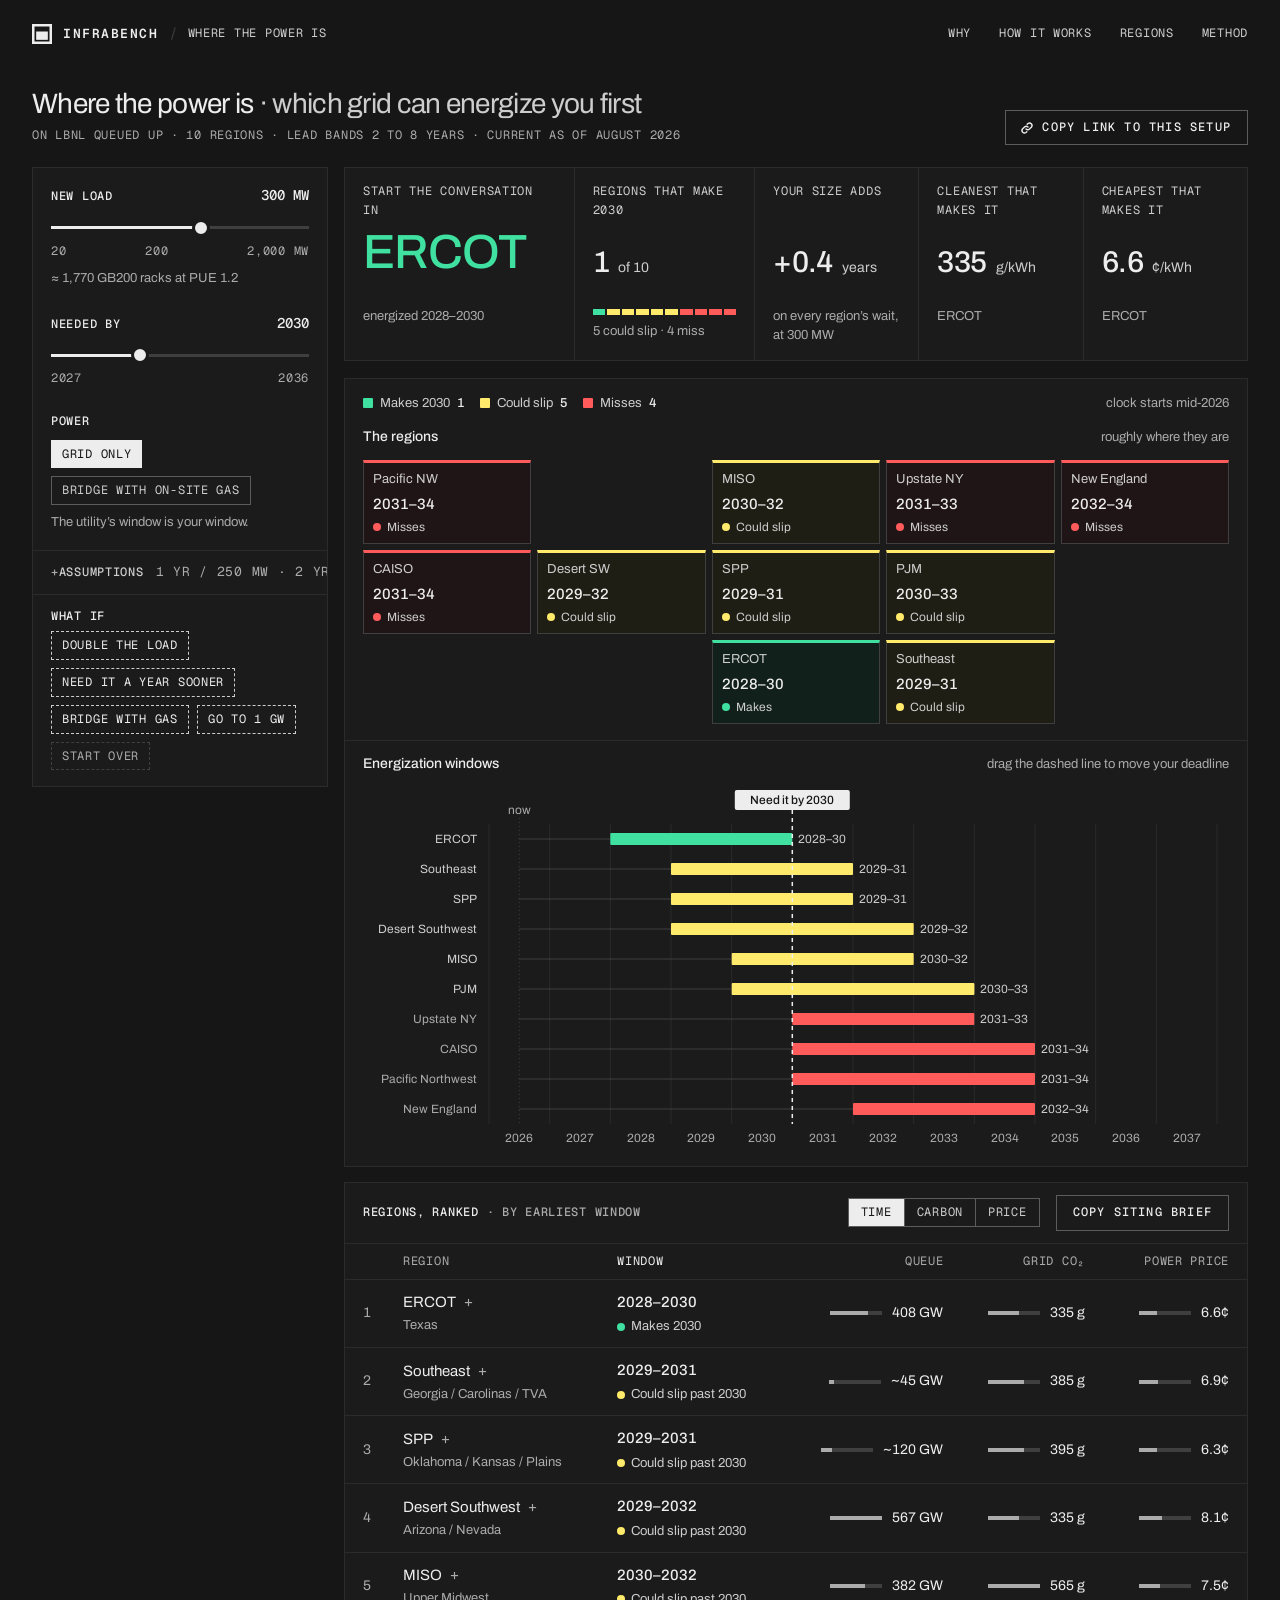
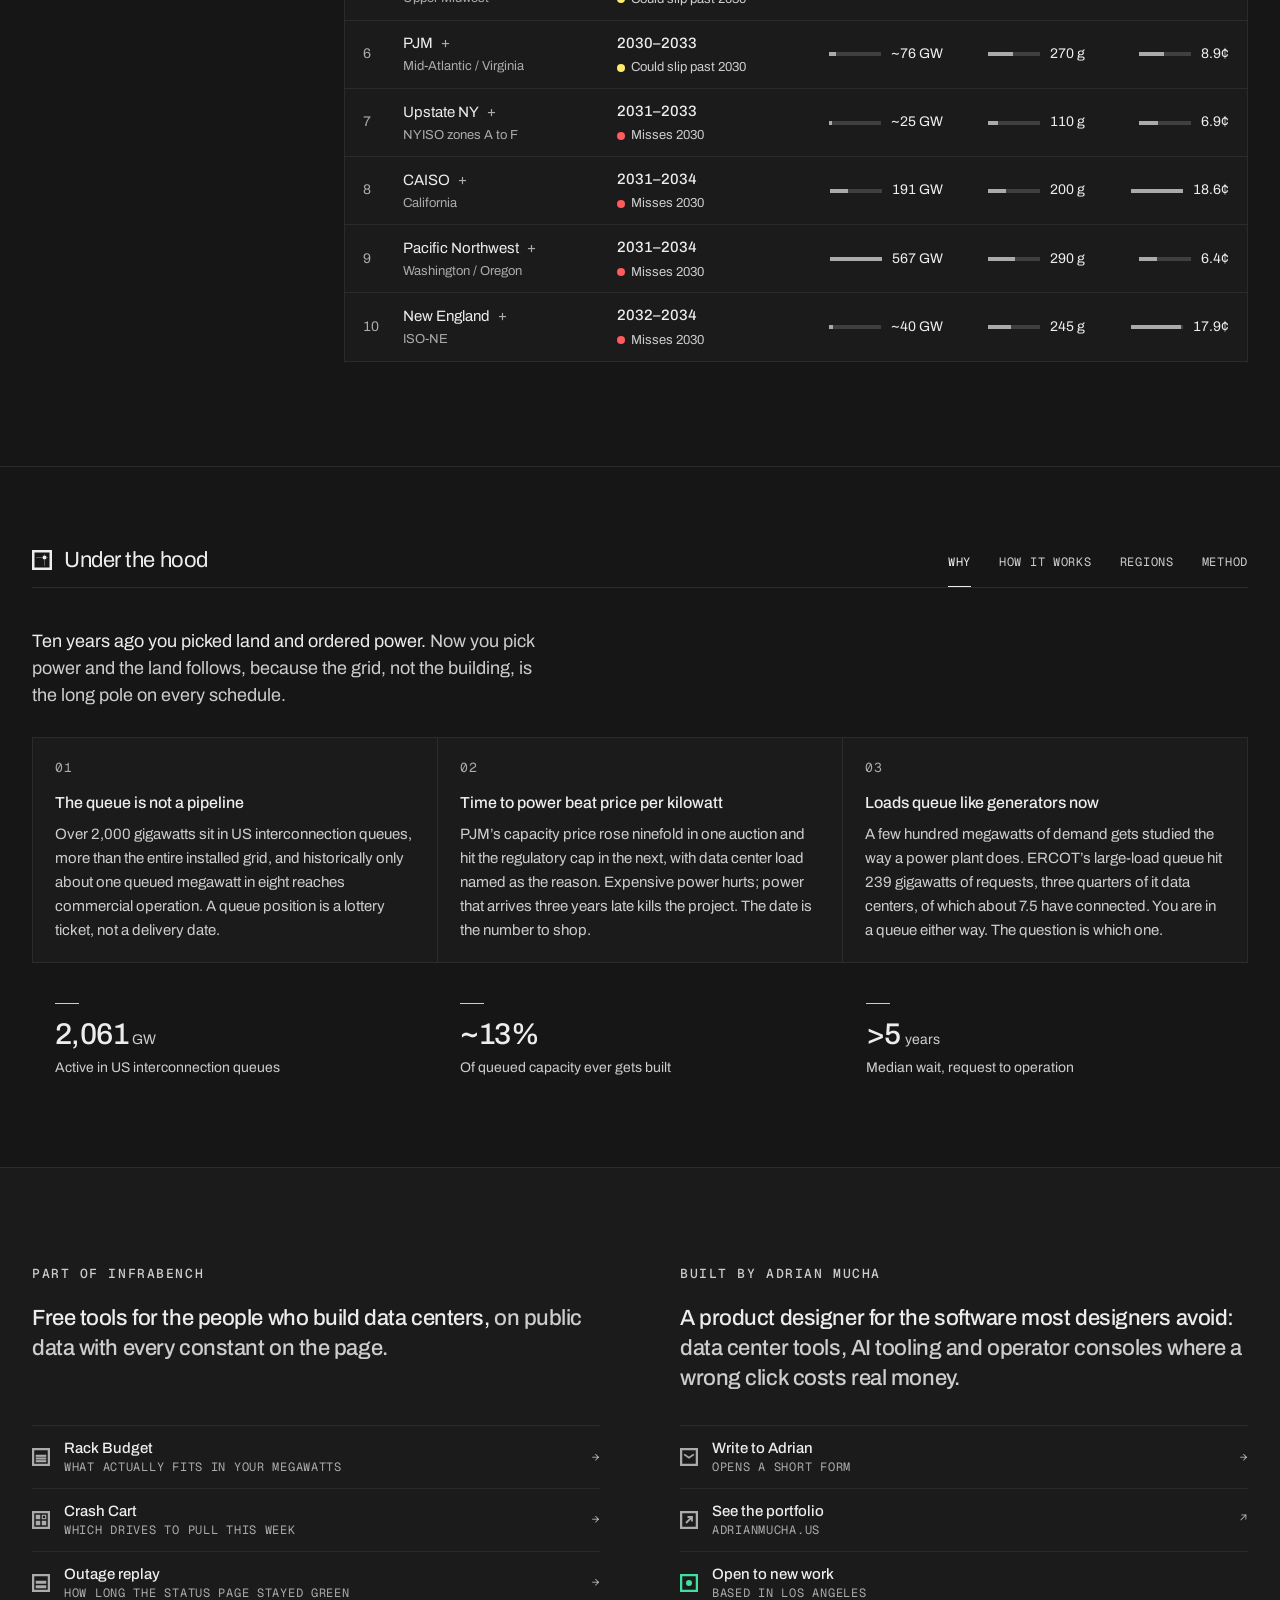
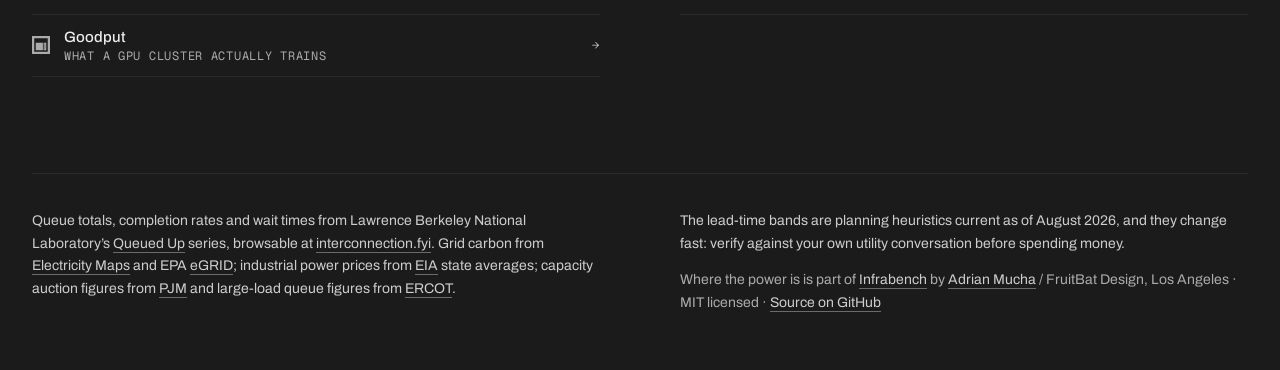
<file: where-the-power-is/index.html>
<!DOCTYPE html>
<html lang="en">
<head>
<meta charset="utf-8">
<meta name="viewport" content="width=device-width, initial-scale=1">
<title>Where the power is · Infrabench</title>
<meta name="description" content="A siting screener for power-constrained data centers. Put in the megawatts you need and the year you need them, get the US grid regions that can actually deliver, ranked by earliest realistic energization window. Every constant shown.">
<meta property="og:title" content="Where the power is · Siting under a power constraint">
<meta property="og:description" content="The interconnection queue holds terawatts and delivers a fraction. Put in your megawatts and your deadline, get the regions that can actually energize you, ranked. Every constant shown.">
<meta property="og:type" content="website">
<meta property="og:image" content="/where-the-power-is/og.png">
<meta name="twitter:card" content="summary_large_image">
<link rel="icon" href="/favicon.svg" type="image/svg+xml">
<link rel="icon" href="/favicon.png" type="image/png">
<link rel="apple-touch-icon" href="/apple-touch-icon.png">
<link rel="preconnect" href="https://fonts.googleapis.com">
<link rel="preconnect" href="https://fonts.gstatic.com" crossorigin>
<link href="https://fonts.googleapis.com/css2?family=Archivo:wght@400;500;600&family=Geist+Mono:wght@400;500;600&display=swap" rel="stylesheet">
<link rel="preconnect" href="https://www.googletagmanager.com">
<script src="/assets/analytics.js"></script>
<script defer src="https://cdn.vercel-insights.com/v1/script.js"></script>
<!-- Google tag (gtag.js) -->
<script async src="https://www.googletagmanager.com/gtag/js?id=G-B4K7J0G5X6"></script>
<script>
  window.dataLayer = window.dataLayer || [];
  function gtag(){dataLayer.push(arguments);}
  gtag('js', new Date());
  gtag('config', 'G-B4K7J0G5X6');
</script>
<style>
  /* Where the power is as a working console, on the suite's tokens and type scale and the
     same panel system as Crash Cart. Inputs in a rail on the left; to the right, five
     figures, the regions on a tile map and a timeline, and the ranked list. Explanation
     lives in tabs below. The three verdict colours are status and always travel with
     their word. */
  :root{
    color-scheme:dark;
    --bg:#161616;          /* page surface */
    --bg2:#1B1B1B;         /* panels, one step up */
    --bg3:#222222;         /* floating readouts */
    --line:#2B2B2B;        /* hairline */
    --line2:#3F3F3F;       /* stronger rule */
    --tx:#EDEDED;          /* primary text */
    --tx2:#CDCDCD;         /* secondary text, APCA Lc 75 */
    --tx3:#ABABAB;         /* fine print, APCA Lc 60 */
    --grn:#3FE0A0;         /* the brand glyph and focus */
    /* Verdicts. Checked on #1B1B1B with every pair: worst dE 10.5 under protan, 19.9
       normal vision. Fills and marks only; the word always rides along. */
    --v-make:#3FE0A0;
    --v-slip:#FFEA6B;
    --v-miss:#FF5B5B;
    --better:#3FE0A0; --worse:#FF9A8C;   /* change chips, always with an arrow and words */
    --action-bg:#EDEDED; --action-bg-hover:#FFFFFF; --action-fg:#161616;
    --control-border:#5C5C5C; --control-border-hover:#CDCDCD;
    --link-underline:rgba(205,205,205,.45);
    --fs-micro:12px; --fs-caption:13px; --fs-small:14px; --fs-ui:15px; --fs-body:16px; --fs-lead:18px;
    --fs-sub:20px; --fs-heading:22px; --fs-title:28px; --fs-kpi:30px; --fs-hero:48px;
    --col-gap:80px; --gutter:56px; --gap:16px; --rail:296px; --pad:18px;
    --sans:"Archivo",-apple-system,BlinkMacSystemFont,"Segoe UI",Helvetica,Arial,sans-serif;
    --mono:"Geist Mono",ui-monospace,SFMono-Regular,Menlo,Consolas,monospace;
  }
  @media(max-width:700px){:root{--fs-lead:17px;--fs-kpi:26px;--fs-hero:40px;--pad:16px}}
  @media(min-width:1680px){:root{--fs-micro:13px;--fs-caption:14px;--fs-small:15px;--fs-ui:16px;--fs-body:17px;--fs-lead:20px;
    --fs-sub:23px;--fs-heading:26px;--fs-title:34px;--fs-kpi:36px;--fs-hero:56px;--col-gap:112px;--gap:20px;--rail:336px;--pad:22px}}
  @media(min-width:2200px){:root{--fs-small:16px;--fs-body:18px;--fs-lead:21px;--fs-sub:24px;--fs-title:36px;--fs-kpi:40px;--fs-hero:60px;--col-gap:136px;--rail:360px}}

  *{box-sizing:border-box}
  [hidden]{display:none !important}
  html{-webkit-text-size-adjust:100%;text-size-adjust:100%}
  body{margin:0;background:var(--bg);color:var(--tx);font-family:var(--sans);font-size:var(--fs-body);line-height:1.6;
    -webkit-font-smoothing:antialiased;-moz-osx-font-smoothing:grayscale}
  .wrap{max-width:1440px;margin:0 auto;padding:0 32px}
  @media(max-width:640px){.wrap{padding:0 16px}}
  @media(min-width:1680px){.wrap{max-width:1640px}}
  @media(min-width:2200px){.wrap{max-width:1840px}}
  a{color:inherit}
  :focus-visible{outline:2px solid var(--tx);outline-offset:3px}
  .sr-only{position:absolute;width:1px;height:1px;margin:-1px;padding:0;overflow:hidden;clip:rect(0 0 0 0);white-space:nowrap;border:0}
  .skip{position:absolute;inset-inline-start:-9999px;top:0;z-index:20;padding:12px 18px;background:var(--action-bg);color:var(--action-fg);font-weight:600;font-size:var(--fs-ui)}
  .skip:focus{inset-inline-start:0}
  .glyph{color:var(--tx);flex:none;display:block}
  h2{font-size:var(--fs-heading);font-weight:500;letter-spacing:-.02em;line-height:1.2;margin:0}
  h3{font-size:var(--fs-ui);font-weight:500;line-height:1.3;margin:0}
  .num,.tn,.dash,.mini{font-variant-numeric:tabular-nums}
  #tl text{font-size:var(--fs-micro);font-variant-numeric:tabular-nums}

  /* ---------- header ---------- */
  .top{display:flex;align-items:center;justify-content:space-between;gap:24px;min-height:68px}
  .crumb{display:flex;align-items:center;gap:12px;min-width:0}
  .brand{display:inline-flex;align-items:center;gap:11px;text-decoration:none;
    font-family:var(--mono);font-size:var(--fs-caption);font-weight:600;letter-spacing:.12em;text-transform:uppercase}
  .brand .glyph{width:20px;height:20px}
  .crumb .sep{color:var(--line2)}
  .crumb .here{font-size:var(--fs-ui);color:var(--tx2);white-space:nowrap}
  .top nav{display:flex;gap:28px}
  .top nav a{font-size:var(--fs-ui);color:var(--tx2);text-decoration:none;padding:12px 0;white-space:nowrap}
  .top nav a:hover{color:var(--tx)}
  @media(max-width:680px){.top nav{display:none}}

  /* ---------- title bar ---------- */
  .tbar{display:flex;flex-wrap:wrap;align-items:flex-end;justify-content:space-between;gap:12px 24px;padding-block:20px 22px}
  .tbar h1{font-size:var(--fs-title);font-weight:500;letter-spacing:-.025em;line-height:1.15;margin:0;text-wrap:balance}
  .tbar h1 span{color:var(--tx2)}
  .tbar .src{font-size:var(--fs-caption);color:var(--tx3);margin:6px 0 0}
  .tbar .acts{display:flex;gap:10px}
  .tbar .acts .btn{padding-inline-start:14px}   /* the icon side, optically even with the text side */

  .btn{display:inline-flex;align-items:center;gap:8px;padding:9px 16px;background:var(--action-bg);color:var(--action-fg);
    font:inherit;font-size:var(--fs-small);font-weight:500;line-height:1.3;text-decoration:none;border:1px solid var(--action-bg);cursor:pointer;white-space:nowrap}
  .btn:hover{background:var(--action-bg-hover);border-color:var(--action-bg-hover)}
  .btn.ghost{background:none;color:var(--tx);border-color:var(--control-border)}
  .btn.ghost:hover{border-color:var(--control-border-hover)}
  .btn svg{width:14px;height:14px;flex:none}

  /* ---------- the console ---------- */
  .pn{background:var(--bg2);border:1px solid var(--line);min-width:0}
  .pn-hd{display:flex;flex-wrap:wrap;align-items:baseline;justify-content:space-between;gap:6px 16px}
  .pn-hd h2{font-size:var(--fs-ui);font-weight:500;letter-spacing:0;line-height:1.3}
  .pn-hd .meta{font-size:var(--fs-caption);color:var(--tx3)}

  /* The rail spans every row; the empty last row takes whatever height it has over the
     panels, so a short list never stretches the rows above it. */
  .dash{display:grid;grid-template-columns:var(--rail) minmax(0,1fr);grid-template-rows:auto auto auto 1fr;
    grid-template-areas:"rail kpi" "rail viz" "rail list" "rail .";gap:var(--gap);padding-bottom:88px}
  .rail{grid-area:rail;align-self:start;position:sticky;top:12px;max-height:calc(100vh - 24px);overflow-y:auto;scrollbar-width:thin}
  .rail.more-below{-webkit-mask-image:linear-gradient(to bottom,#000 calc(100% - 56px),transparent);mask-image:linear-gradient(to bottom,#000 calc(100% - 56px),transparent)}
  .kpiw{grid-area:kpi;container-type:inline-size;min-width:0}
  .vizw{grid-area:viz;container-type:inline-size;min-width:0}
  .listw{grid-area:list;min-width:0;container:list / inline-size}
  @media(max-width:1180px){:root{--rail:264px}}
  @media(max-width:900px){
    .dash{grid-template-columns:minmax(0,1fr);grid-template-rows:none;grid-template-areas:"kpi" "rail" "viz" "list";padding-bottom:64px}
    .rail{position:static;max-height:none;overflow:visible}
  }

  /* ---------- inputs ---------- */
  .rail .grp{border:0;margin:0;padding:12px var(--pad);min-width:0}
  .rail > .grp:first-child{padding-top:16px}
  .rail > .grp:nth-child(3){padding-bottom:18px}
  .grp > legend,.grp-h{display:flex;justify-content:space-between;align-items:baseline;gap:12px;width:100%;
    padding:0;margin:0 0 8px;font-size:var(--fs-small);font-weight:500;color:var(--tx)}
  .rail fieldset.grp > legend{float:left}
  .rail fieldset.grp > legend + *{clear:both}
  .grp-h label{cursor:pointer}
  .grp output{font-size:var(--fs-small);font-weight:500;color:var(--tx);white-space:nowrap}
  .hint{font-size:var(--fs-caption);line-height:1.45;color:var(--tx3);margin:8px 0 0;text-wrap:pretty}

  .chips{display:flex;flex-wrap:wrap;gap:8px}
  .chip{position:relative;display:inline-flex}
  .chip input{position:absolute;inset:0;opacity:0;margin:0;cursor:pointer}
  .chip span{display:inline-block;padding:5px 10px;border:1px solid var(--control-border);font-size:var(--fs-small);line-height:1.4;
    color:var(--tx2);white-space:nowrap;cursor:pointer}
  .chip input:hover + span{border-color:var(--control-border-hover);color:var(--tx)}
  .chip input:checked + span{border-color:var(--tx);color:var(--action-fg);background:var(--tx)}
  .chip input:focus-visible + span{outline:2px solid var(--tx);outline-offset:2px}

  input[type=range]{-webkit-appearance:none;appearance:none;display:block;width:100%;height:26px;margin:0;background:transparent;cursor:pointer;--fill:50%}
  input[type=range]::-webkit-slider-runnable-track{height:3px;background:linear-gradient(to right,var(--tx) var(--fill),var(--line2) var(--fill))}
  input[type=range]:dir(rtl)::-webkit-slider-runnable-track{background:linear-gradient(to left,var(--tx) var(--fill),var(--line2) var(--fill))}
  input[type=range]::-moz-range-track{height:3px;background:var(--line2)}
  input[type=range]::-moz-range-progress{height:3px;background:var(--tx)}
  input[type=range]::-webkit-slider-thumb{-webkit-appearance:none;width:18px;height:18px;margin-top:-7.5px;border-radius:50%;background:var(--tx);border:3px solid var(--bg2);transition:transform .12s ease}
  input[type=range]::-moz-range-thumb{width:12px;height:12px;border-radius:50%;background:var(--tx);border:3px solid var(--bg2)}
  input[type=range]:active::-webkit-slider-thumb{transform:scale(1.2)}
  input[type=range]:focus-visible{outline:none}
  input[type=range]:focus-visible::-webkit-slider-thumb{box-shadow:0 0 0 2px var(--tx)}
  input[type=range]:focus-visible::-moz-range-thumb{box-shadow:0 0 0 2px var(--tx)}
  .scale{display:flex;justify-content:space-between;font-size:var(--fs-micro);color:var(--tx3);margin-top:1px}

  details.more{border-top:1px solid var(--line)}
  details.more > summary{display:flex;align-items:baseline;gap:12px;cursor:pointer;list-style:none;padding:11px var(--pad);font-size:var(--fs-small);font-weight:500;color:var(--tx2)}
  details.more > summary .sv{margin-inline-start:auto;font-size:var(--fs-caption);font-weight:400;color:var(--tx3);white-space:nowrap}
  details.more[open] > summary .sv{visibility:hidden}
  details.more > summary::-webkit-details-marker{display:none}
  details.more > summary::before{content:"+";display:inline-block;width:1.2em;margin-inline-end:-12px;color:var(--tx3);font-family:var(--mono)}
  details.more[open] > summary::before{content:"\2212"}
  details.more > summary:hover{color:var(--tx)}
  details.more .grp{padding-top:4px}

  .whatif{padding:14px var(--pad) 16px;border-top:1px solid var(--line)}
  .whatif h2{font-size:var(--fs-small);font-weight:500;margin:0 0 8px}
  .whatif div{display:flex;flex-wrap:wrap;gap:8px}
  .whatif button{font:inherit;font-size:var(--fs-small);line-height:1.4;color:var(--tx);background:none;border:1px dashed var(--control-border-hover);padding:5px 10px;cursor:pointer;white-space:nowrap}
  .whatif button:hover{border-style:solid;border-color:var(--tx)}
  .whatif button:disabled{color:var(--tx3);border-color:var(--line2);cursor:default;border-style:dashed}

  /* ---------- the five figures ---------- */
  .kpis{display:grid;grid-template-columns:1.4fr 1.1fr 1fr 1fr 1fr;gap:1px;margin:0;background:var(--line)}
  /* each tile spans four rows of the strip, so labels, values, changes and notes line up across it */
  .kpi{position:relative;display:grid;grid-row:span 4;grid-template-rows:subgrid;row-gap:0;margin:0;padding:14px var(--pad) 16px;background:var(--bg2);min-width:0}
  .kpi dt{font-size:var(--fs-small);color:var(--tx2);line-height:1.35}
  .kpi dd{margin:0}
  .kpi .v{align-self:end;display:flex;align-items:baseline;flex-wrap:wrap;column-gap:.3em;margin-top:6px;font-size:var(--fs-kpi);font-weight:500;letter-spacing:-.02em;line-height:1.1}
  .kpi .v b{font-weight:500;white-space:nowrap}
  .kpi .v small{font-size:var(--fs-small);font-weight:400;color:var(--tx2);letter-spacing:0}
  .kpi.main .v{font-size:var(--fs-hero)}
  .kpi.main .v b{color:var(--grn)}
  .kpi.main.none .v b{color:var(--tx)}
  .kpi .d{display:flex;align-items:center;gap:5px;min-height:1.5em;margin-top:6px;font-size:var(--fs-caption);font-weight:500;color:var(--tx3);white-space:nowrap}
  .kpi .d.good{color:var(--better)} .kpi .d.bad{color:var(--worse)}
  .kpi .d i{font-style:normal;font-size:.75em}
  .kpi .s{margin-top:2px;font-size:var(--fs-caption);color:var(--tx3);line-height:1.45;text-wrap:pretty}
  .kpi.hit{animation:kflash .7s ease-out}
  @keyframes kflash{from{background:#272727}to{background:var(--bg2)}}
  /* ten regions in time order, one segment each */
  .vbar{display:flex;gap:2px;height:6px;margin:2px 0 7px}
  .vbar span{flex:1;background:var(--line2)}
  .vbar .make{background:var(--v-make)} .vbar .slip{background:var(--v-slip)} .vbar .miss{background:var(--v-miss)}
  @media (prefers-reduced-motion: no-preference){ .vbar span{transition:background-color .3s ease} }
  .alert{display:flex;align-items:center;gap:10px;margin:0;padding:10px var(--pad);background:var(--bg2);border:1px solid var(--line);border-top:0;font-size:var(--fs-small);line-height:1.45;color:var(--tx);text-wrap:pretty}
  .alert .ic{width:10px;height:10px;flex:none}
  .alert.warn .ic{background:var(--v-slip)} .alert.bad .ic{background:var(--v-miss)} .alert.ok .ic{background:var(--grn)}
  @container (max-width:860px){
    .kpis{grid-template-columns:repeat(6,minmax(0,1fr))}
    .kpi{grid-column:span 2} .kpi.main,.kpi.count{grid-column:span 3}
  }
  @container (max-width:520px){
    .kpis{grid-template-columns:repeat(2,minmax(0,1fr))}
    .kpi,.kpi.count{grid-column:span 1} .kpi.main{grid-column:1 / -1}
  }

  /* ---------- the map and the timeline ---------- */
  .viz{display:grid;grid-template-columns:minmax(0,1fr) minmax(0,1fr)}
  .viz-hd{grid-column:1 / -1;display:flex;flex-wrap:wrap;align-items:center;justify-content:space-between;gap:8px 20px;padding:14px var(--pad) 0}
  .viz-hd .meta{font-size:var(--fs-caption);color:var(--tx3)}
  .viz > figure{margin:0;padding:12px var(--pad) 16px;min-width:0}
  .viz > figure:first-of-type{container:map / inline-size}
  .viz > figure + figure{border-inline-start:1px solid var(--line)}
  .viz figcaption{display:flex;flex-wrap:wrap;justify-content:space-between;align-items:baseline;gap:2px 12px;margin:0 0 12px;font-size:var(--fs-caption);color:var(--tx3)}
  .viz figcaption b{font-size:var(--fs-small);font-weight:500;color:var(--tx)}
  /* side by side only while the tiles keep room for a name; below that the map sits on top */
  @container (max-width:959px){
    .viz{grid-template-columns:minmax(0,1fr)}
    .viz > figure + figure{border-inline-start:0;border-top:1px solid var(--line)}
  }
  .legend{display:flex;flex-wrap:wrap;gap:4px 16px;margin:0;padding:0;list-style:none;font-size:var(--fs-caption);color:var(--tx2)}
  .legend li{display:inline-flex;align-items:center;gap:7px;white-space:nowrap}
  .legend b{font-weight:500;color:var(--tx)}
  .sw{width:10px;height:10px;flex:none;border-radius:1px}
  .sw.make{background:var(--v-make)} .sw.slip{background:var(--v-slip)} .sw.miss{background:var(--v-miss)}
  .sw.was{border:1.5px dashed var(--tx3)} .sw.grid{border:1px solid var(--tx3)}

  /* a tile map: each region sits roughly where it is, which is all a siting shortlist needs */
  .map{display:grid;grid-template-columns:repeat(5,minmax(0,1fr));grid-auto-rows:minmax(84px,auto);gap:6px}
  .tile{position:relative;display:flex;flex-direction:column;justify-content:space-between;gap:4px;min-width:0;padding:8px 9px 9px;
    background:#1D1D1D;border:1px solid var(--line2);border-top:3px solid var(--line2);color:var(--tx);font:inherit;text-align:start;cursor:pointer}
  .tile .tn{font-size:var(--fs-caption);line-height:1.25;color:var(--tx2);overflow-wrap:break-word}
  .tile .tw{font-size:var(--fs-ui);font-weight:500;line-height:1.2}
  .tile .tv{display:flex;align-items:center;gap:6px;font-size:var(--fs-micro);color:var(--tx2);line-height:1.2}
  .tile.make{border-top-color:var(--v-make);background:#11201A}
  .tile.slip{border-top-color:var(--v-slip);background:#1F1E14}
  .tile.miss{border-top-color:var(--v-miss);background:#1F1416}
  .tile:hover,.tile.lit{border-color:var(--control-border-hover)}
  .tile.lit .tn{color:var(--tx)}
  .tile.hit{animation:tflash .8s ease-out}
  @keyframes tflash{from{box-shadow:0 0 0 2px var(--tx)}to{box-shadow:0 0 0 2px transparent}}
  @media (prefers-reduced-motion: no-preference){
    .tile{transition:background-color .35s ease,border-color .35s ease,scale .15s ease-out}
    .tile:active{scale:.96}
  }
  @media (prefers-reduced-motion: reduce){ .tile.hit,.kpi.hit{animation:none} }
  /* on a phone the tiles are too narrow for names and full years, so they shorten */
  .tile .s{display:none}
  @container map (max-width:440px){
    .tile{padding:6px 6px 7px} .tile .tw{font-size:var(--fs-small)} .map{grid-auto-rows:minmax(72px,auto);gap:4px}
    .tile .l{display:none} .tile .s{display:inline}
  }
  /* the narrowest phones: tiles under 60px wide keep the name and the years, and the dot
     and the coloured top rule carry the verdict (its word stays in the tile's label) */
  @media(max-width:400px){ .viz > figure:first-of-type{padding-inline:10px} }
  @container map (max-width:320px){
    .map{gap:3px} .tile{padding:5px 3px 6px}
    .tile .tn,.tile .tw{font-size:var(--fs-micro);white-space:nowrap}
    .tile .vw{display:none}
  }
  .dot{display:inline-block;width:8px;height:8px;border-radius:50%;flex:none}
  .dot.make{background:var(--v-make)} .dot.slip{background:var(--v-slip)} .dot.miss{background:var(--v-miss)}

  .box{position:relative}
  #tl{display:block;width:100%;overflow:visible;touch-action:pan-y;cursor:ew-resize}
  /* floating readouts lift with a ring and a shadow rather than a solid border, so they sit
     cleanly over whatever colour is underneath */
  .tip{position:absolute;z-index:5;pointer-events:none;min-width:210px;max-width:290px;padding:9px 12px;background:var(--bg3);
    font-size:var(--fs-caption);line-height:1.45;color:var(--tx2);box-shadow:0 0 0 1px rgba(255,255,255,.1),0 8px 24px rgba(0,0,0,.45)}
  .tip b{display:block;color:var(--tx);font-weight:500;font-size:var(--fs-small)}
  .tip .k{display:flex;align-items:center;gap:7px;margin-top:5px;color:var(--tx)}
  .tip .row{display:flex;justify-content:space-between;gap:16px;margin-top:3px}
  .tip .row span:last-child{color:var(--tx)}

  /* ---------- the ranked list ---------- */
  .listw .pn-hd{align-items:center;padding:12px var(--pad)}
  .listw .pn-hd .r{display:flex;flex-wrap:wrap;align-items:center;gap:10px 16px}
  .seg{display:inline-flex;border:1px solid var(--control-border)}
  .seg button{font:inherit;font-size:var(--fs-small);line-height:1.4;padding:5px 12px;background:none;border:0;color:var(--tx2);cursor:pointer;white-space:nowrap}
  .seg button + button{border-inline-start:1px solid var(--control-border)}
  .seg button:hover{color:var(--tx)}
  .seg button[aria-pressed="true"]{background:var(--tx);color:var(--action-fg)}
  .seg button:focus-visible{outline-offset:-2px}
  table.pl{width:100%;border-collapse:collapse;font-size:var(--fs-small)}
  .pl th{font-size:var(--fs-caption);font-weight:400;color:var(--tx3);text-align:start;padding:8px 12px;border-top:1px solid var(--line);white-space:nowrap}
  .pl th[aria-sort]{color:var(--tx)}
  .pl td{padding:10px 12px;border-top:1px solid var(--line);vertical-align:middle;background:var(--bg2)}
  .pl th:first-child,.pl td:first-child{padding-inline-start:var(--pad)}
  .pl th:last-child,.pl td:last-child{padding-inline-end:var(--pad)}
  .pl .rk{width:2.6em;color:var(--tx3)}
  .pl th.n,.pl td.n{text-align:end}
  .pl td.n{white-space:nowrap}
  .pl .exp{display:block;padding:0;margin:0;background:none;border:0;font:inherit;color:inherit;text-align:start;cursor:pointer}
  .pl .nm{display:block;color:var(--tx);font-size:var(--fs-ui)}
  .pl .nm::after{content:"+";font-family:var(--mono);color:var(--tx3);margin-inline-start:.5em}
  .pl .exp[aria-expanded="true"] .nm::after{content:"\2212"}
  .pl .exp:hover .nm{text-decoration:underline;text-decoration-thickness:1px;text-underline-offset:.3em}
  .pl .ar{display:block;font-size:var(--fs-caption);color:var(--tx3);margin-top:1px}
  .pl .win{font-size:var(--fs-ui);font-weight:500;white-space:nowrap}
  .pl .vd{display:flex;align-items:center;gap:6px;font-size:var(--fs-caption);color:var(--tx2);margin-top:2px;white-space:nowrap}
  .pl .vd .br{color:var(--tx3)}
  .bar{display:inline-block;width:52px;height:4px;margin-inline-end:10px;background:var(--line2);vertical-align:middle}
  .bar i{display:block;height:100%;background:var(--tx3)}
  .pl .sorted .bar i{background:var(--tx)}
  .pl tr.qr.lit td{background:#212121}
  .pl tr.qd td{padding:2px 12px 18px;border-top:0}
  @media (prefers-reduced-motion: no-preference){ .bar i{transition:width .3s ease} }

  /* a row's arithmetic, as the numbers that add into it */
  .calc{display:flex;flex-wrap:wrap;align-items:center;gap:6px;margin:0}
  .calc .c{display:inline-flex;flex-direction:column;padding:5px 10px;border:1px solid var(--line2);background:var(--bg);line-height:1.3}
  .calc .c b{font-weight:500;color:var(--tx);font-size:var(--fs-small)}
  .calc .c span{font-size:var(--fs-micro);color:var(--tx3)}
  .calc .c.out{border-color:var(--tx3)}
  .calc .op{color:var(--tx3);font-family:var(--mono);font-size:var(--fs-small);padding:0 2px}
  .qd .note{margin:10px 0 0;color:var(--tx2);font-size:var(--fs-caption);text-wrap:pretty}
  /* the step to Rack Budget: what fits on this grid's power, priced at its rate */
  .qd .size{margin:12px 0 0;font-size:var(--fs-small)}
  .qd .size a,.pl .use{color:var(--tx);text-decoration:underline;text-decoration-thickness:1px;text-underline-offset:.3em;text-decoration-color:var(--link-underline)}
  .qd .size a:hover,.pl .use:hover{text-decoration-color:currentColor}
  .pl .use{display:block;width:max-content;margin-top:5px;font-size:var(--fs-caption)}
  .qd .note + .note{color:var(--tx3);margin-top:6px}

  @container list (max-width:819px){
    /* the headers leave the screen but stay in the table, so each value keeps its column name for screen readers */
    .pl thead{position:absolute;width:1px;height:1px;overflow:hidden;clip-path:inset(50%);white-space:nowrap}
    .pl tr.qr{position:relative;display:flex;flex-wrap:wrap;align-items:baseline;column-gap:16px;row-gap:4px;
      padding:12px var(--pad) 14px calc(var(--pad) + 2em);border-top:1px solid var(--line)}
    .pl tr.qr td{border:0;padding:0;background:none}
    .pl td.rk{position:absolute;inset-inline-start:var(--pad);top:13px;width:auto}
    .pl td.who{flex:1 1 40%;min-width:0}
    .pl td.when{flex:0 0 auto;text-align:end}
    .pl td.n{text-align:start}
    .pl td.n .bar{display:none}
    .pl td.n.q::before{content:"Queue ";color:var(--tx3)}
    .pl td.n.co2::before{content:"Grid CO₂ ";color:var(--tx3)}
    .pl td.n.co2::after{content:"/kWh";color:var(--tx3)}
    .pl td.n.price::before{content:"Power ";color:var(--tx3)}
    .pl td.n.price::after{content:"/kWh";color:var(--tx3)}
    .pl tr.qd{display:block} .pl tr.qd td{display:block;padding:0 var(--pad) 16px calc(var(--pad) + 2em)}
    .pl tr.qd td:first-child{display:none}
  }

  /* ---------- under the hood ---------- */
  .ref{padding-block:72px 88px;border-top:1px solid var(--line)}
  .ref-hd{display:flex;flex-wrap:wrap;align-items:flex-end;justify-content:space-between;gap:16px 40px;border-bottom:1px solid var(--line);margin-bottom:40px}
  .ref-hd h2{display:flex;align-items:center;gap:12px;padding-bottom:14px}
  .ref-hd h2 .glyph{width:20px;height:20px}
  .tabs{display:flex;gap:28px;overflow-x:auto;scrollbar-width:none}
  .tabs button{background:none;border:0;border-bottom:2px solid transparent;margin-bottom:-1px;padding:12px 0;font:inherit;font-size:var(--fs-ui);color:var(--tx2);cursor:pointer;white-space:nowrap}
  .tabs button:hover{color:var(--tx)}
  .tabs button[aria-selected="true"]{color:var(--tx);border-bottom-color:var(--tx)}
  .tabs button:focus-visible{outline-offset:-2px}
  [role=tabpanel]:focus-visible{outline-offset:8px}
  .two{display:grid;grid-template-columns:minmax(0,5fr) minmax(0,6fr);column-gap:var(--col-gap);row-gap:48px}
  @media(max-width:900px){.two{grid-template-columns:minmax(0,1fr)}.lead{max-width:none}}
  .lead{margin:0 0 28px;font-size:var(--fs-lead);line-height:1.5;color:var(--tx2);max-width:calc((100% - var(--col-gap)) * 5 / 11);text-wrap:pretty}
  .lead span{color:var(--tx)}
  .cards{display:grid;grid-template-columns:repeat(3,minmax(0,1fr));gap:1px;background:var(--line);border:1px solid var(--line)}
  @media(max-width:900px){.cards{grid-template-columns:minmax(0,1fr)}}
  .cards{counter-reset:card}
  .cards > div{background:var(--bg2);padding:20px 22px}
  .cards > div::before{counter-increment:card;content:counter(card, decimal-leading-zero);display:block;margin-bottom:14px;font-family:var(--mono);font-size:var(--fs-caption);letter-spacing:.08em;color:var(--tx3)}
  .cards h3{font-size:var(--fs-body);margin:0 0 8px}
  .cards p{margin:0;color:var(--tx2);font-size:var(--fs-ui);text-wrap:pretty}
  /* on the cards' columns, each figure inset like the card text above it (the cards' 1px
     border and 22px padding), so it sits under its card's number; no column gap, the
     gutter trails each figure instead */
  .stats{display:grid;grid-template-columns:repeat(3,minmax(0,1fr));gap:24px 0;margin:40px 0 0;padding:0}
  @media(max-width:700px){.stats{grid-template-columns:minmax(0,1fr)}}
  .stats div{margin:0;padding-inline:23px var(--gutter)}
  .stats dd{margin:0;font-size:var(--fs-kpi);font-weight:500;letter-spacing:-.02em;line-height:1.1}
  .stats dd small{font-size:var(--fs-small);font-weight:400;color:var(--tx2);letter-spacing:0;margin-inline-start:.3em}
  .stats dt{order:2;margin-top:6px;font-size:var(--fs-small);color:var(--tx2)}
  .stats div{display:flex;flex-direction:column}
  .stats div::before{content:"";order:-1;width:24px;height:1px;margin-bottom:14px;background:var(--tx2)}
  .steps{margin:0;padding:0;list-style:none;counter-reset:s}
  .steps li{counter-increment:s;display:grid;grid-template-columns:2em minmax(0,1fr);padding:0 0 22px}
  .steps li::before{content:counter(s, decimal-leading-zero);font-family:var(--mono);color:var(--tx3);font-size:var(--fs-small);padding-top:2px}
  .steps h3{font-size:var(--fs-body);margin-bottom:4px}
  .steps p{margin:0;color:var(--tx2);font-size:var(--fs-ui);text-wrap:pretty}
  .steps b{color:var(--tx);font-weight:500}
  .ex{margin:0;align-self:start;background:var(--bg2);border:1px solid var(--line);padding:22px 26px}
  .ex figcaption{font-size:var(--fs-caption);color:var(--tx3);margin:0 0 12px}
  .ex .q{font-size:var(--fs-body);color:var(--tx);margin:0 0 12px;text-wrap:pretty}
  .ex .out{margin:14px 0 0;padding-top:14px;border-top:1px solid var(--line);font-size:var(--fs-small);color:var(--tx2);text-wrap:pretty}
  .chain{margin:0;padding:0;list-style:none;font-size:var(--fs-small);line-height:1.55;color:var(--tx2)}
  .chain li{display:grid;grid-template-columns:1.6em minmax(0,1fr);padding:3px 0}
  .chain li::before{content:"\2192";color:var(--tx3);font-family:var(--mono)}
  .chain li:first-child::before{content:""}
  .chain b{color:var(--tx);font-weight:500}

  .tscroll{overflow-x:auto}
  .tscroll.more-end{-webkit-mask-image:linear-gradient(to right,#000 calc(100% - 56px),transparent);mask-image:linear-gradient(to right,#000 calc(100% - 56px),transparent)}
  table.ref-t{width:100%;border-collapse:collapse;font-size:var(--fs-small);min-width:860px}
  .ref-t th{font-weight:400;color:var(--tx3);text-align:start;padding:8px 16px 10px 0;border-bottom:1px solid var(--line2);font-size:var(--fs-caption)}
  .ref-t td,.ref-t tbody th{padding:12px 16px 12px 0;border-bottom:1px solid var(--line);vertical-align:top;text-align:start;font-weight:400;color:var(--tx2)}
  .ref-t tbody th{color:var(--tx)}
  .ref-t .m{white-space:nowrap}
  .ref-t .ci{display:block;color:var(--tx3);font-size:var(--fs-caption)}
  /* Only the notes wrap. Every other column holds its line, so the notes column takes the
     rest of the table and its text runs to the table's edge rather than stopping short. */
  .ref-t th,.ref-t td{white-space:nowrap}
  .ref-t td:last-child{white-space:normal;width:100%}
  .ref-t .nt{display:block;text-wrap:pretty}

  dl.eq{margin:0}
  dl.eq div{display:grid;grid-template-columns:minmax(0,9em) minmax(0,1fr);gap:4px 24px;padding:12px 0;border-bottom:1px solid var(--line)}
  dl.eq div:first-child{border-top:1px solid var(--line)}
  dl.eq dt{color:var(--tx);font-size:var(--fs-small)}
  dl.eq dd{margin:0;color:var(--tx2);font-size:var(--fs-small);font-family:var(--mono);line-height:1.6}
  @media(max-width:560px){dl.eq div{grid-template-columns:minmax(0,1fr)}}
  .calls p{margin:0 0 16px;color:var(--tx2);text-wrap:pretty}
  .calls p b{color:var(--tx);font-weight:500}

  /* ---------- about and footer ----------
     The page's sign-off, on its own full-bleed band one step up from the page, so it reads
     as the suite and the author rather than more of the tool. Two mirrored halves: each
     gets a label in the wordmark's voice, a two-tone line and three rows, and the halves
     share their rows through a subgrid, so the labels, the lines and the lists start level
     whatever the lines' lengths. The footer keeps the halves: the sources on the left, the
     caveat and the credit on the right. */
  .sec{padding-block:96px;border-top:1px solid var(--line)}
  @media(max-width:700px){.sec{padding-block:64px}.ref{padding-block:56px 64px}}
  .about,footer{background:var(--bg2)}
  .about .wrap,footer .wrap{display:grid;grid-template-columns:repeat(2,minmax(0,1fr));column-gap:var(--col-gap)}
  .about .wrap{grid-template-rows:repeat(3,auto)}
  .so-half{grid-row:span 3;display:grid;grid-template-rows:subgrid}
  .so-label{margin:0 0 20px;font-family:var(--mono);font-size:var(--fs-caption);font-weight:500;letter-spacing:.12em;
    line-height:20px;text-transform:uppercase;color:var(--tx2)}
  .so-line{margin:0;font-size:var(--fs-heading);font-weight:500;letter-spacing:-.02em;line-height:1.35;color:var(--tx);text-wrap:pretty}
  .so-line span{color:var(--tx2)}
  .so-rows{align-self:start;list-style:none;margin:32px 0 0;padding:0;border-bottom:1px solid var(--line)}
  .so-rows li > *{display:grid;grid-template-columns:auto minmax(0,1fr) auto;align-items:center;column-gap:14px;padding:12px 0;
    border-top:1px solid var(--line);color:var(--tx2);text-decoration:none}
  .so-rows .glyph{width:18px;height:18px;color:var(--tx3)}
  .so-name{display:block;font-size:var(--fs-ui);font-weight:500;line-height:1.4;color:var(--tx)}
  .so-what{display:block;font-size:var(--fs-small);line-height:1.4;color:var(--tx3)}
  .so-end{font-size:var(--fs-small);color:var(--tx3)}
  /* the links light up on hover; availability is a status, so its glyph stays green */
  /* the contact row is a button that opens the form, dressed as the rows around it */
  .so-rows button{width:100%;margin:0;background:none;border:0;border-top:1px solid var(--line);font:inherit;text-align:start;cursor:pointer}
  .so-rows :is(a,button):hover .glyph{color:var(--tx)}
  .so-open .glyph{color:var(--grn)}
  .so-rows :is(a,button):hover .so-end{color:var(--tx)}
  footer{padding:0 0 56px;font-size:var(--fs-small);color:var(--tx3)}
  footer .wrap{row-gap:14px}
  footer .wrap::before{content:"";grid-column:1 / -1;border-top:1px solid var(--line);margin-bottom:22px}
  footer p{margin:0;text-wrap:pretty}
  footer .fine{color:var(--tx2)}
  footer .fine:first-of-type{grid-row:span 2}
  /* stacked, the author comes first */
  @media(max-width:900px){
    .about .wrap,footer .wrap{grid-template-columns:minmax(0,1fr)}
    .about .wrap{grid-template-rows:none;row-gap:64px}
    .so-half{grid-row:auto;display:block}
    .about .me{order:-1}
    .so-line{font-size:var(--fs-sub)}
    footer .fine:first-of-type{grid-row:auto}
  }
  footer a{color:var(--tx2);text-decoration:underline;text-decoration-thickness:1px;text-underline-offset:.3em;text-decoration-color:var(--link-underline)}
  footer a:hover{color:var(--tx);text-decoration-color:currentColor}

  .mini{position:fixed;inset-inline:12px;bottom:calc(12px + env(safe-area-inset-bottom));z-index:15;display:none;align-items:center;justify-content:space-between;gap:12px;
    padding:12px 16px;background:var(--bg3);box-shadow:0 0 0 1px rgba(255,255,255,.1),0 10px 30px rgba(0,0,0,.5);font-size:var(--fs-small);color:var(--tx2)}
  .mini b{color:var(--tx);font-weight:500;font-size:var(--fs-ui)}
  .mini.on{display:flex}
  @media(min-width:901px){.mini.on{display:none}}

  .toast{position:fixed;bottom:24px;inset-inline-start:50%;transform:translate(-50%,8px);z-index:30;padding:10px 16px;background:var(--action-bg);color:var(--action-fg);
    font-size:var(--fs-small);font-weight:500;opacity:0;pointer-events:none}
  .toast.on{opacity:1;transform:translate(-50%,0)}
  @media (prefers-reduced-motion: no-preference){
    html{scroll-behavior:smooth}
    /* the toast leaves faster and softer than it arrived */
    .toast{transition:opacity .15s ease-out,transform .15s ease-out}
    .toast.on{transition-duration:.2s}
    /* a press gives way a little; joined segments, tabs and text links stay still */
    .btn,.whatif button,.chip span{transition:scale .15s ease-out}
    .btn:active:not(:disabled),.whatif button:active:not(:disabled),.chip input:active + span{scale:.96}
  }

  @media print{
    :root{--bg:#fff;--bg2:#fff;--bg3:#fff;--line:#c7cdd5;--line2:#a8b1bc;--tx:#12161b;--tx2:#39424d;--tx3:#5b6470}
    .top nav,.tbar .acts,.rail,.mini,.toast,.skip,.ref,.sec,.listw .pn-hd .r{display:none}
    .dash{display:block;padding:0} .kpiw,.vizw{margin-bottom:16px}
    .print-url{display:block;margin-top:14px;font-family:var(--mono);font-size:11px;word-break:break-all}
  }
  .print-url{display:none}

  /* ---------- terminal dress ----------
     The suite's shared voice, the same as the index: everything that labels or operates
     the page is uppercase mono, sentences and figures stay in the sans. Controls are drawn
     in outline and fill when used. Green is a data colour here, never chrome. */
  ::selection{background:var(--tx);color:var(--bg)}
  .top nav a,.crumb .here,.btn,.pn-hd h2,.pn-hd .meta,.grp > legend,.grp-h,.kpi dt,.chip span,.seg button,
  .whatif h2,.whatif button,.pl th,.tabs button,.scale,details.more > summary,.tbar .src,.so-what,.so-end{
    font-family:var(--mono);font-size:var(--fs-micro);letter-spacing:.06em;text-transform:uppercase}
  .grp output,.grp > legend output,.grp-h output{font-family:var(--mono);letter-spacing:0}
  .tbar h1,h2{font-weight:400}
  .pn-hd h2{font-weight:500;letter-spacing:.06em}
  .kpi dt,.tbar .src,.pn-hd .meta{line-height:1.6}
  .btn{background:none;color:var(--tx);border-color:var(--tx2);letter-spacing:.1em}
  .btn:hover,.btn.ghost:hover{background:var(--tx);border-color:var(--tx);color:var(--bg)}
  .btn.ghost{border-color:var(--control-border)}
  .tabs button{padding-block:14px}
</style>
</head>
<body>

<a class="skip" href="#console">Skip to the tool</a>

<svg width="0" height="0" style="position:absolute" aria-hidden="true">
  <symbol id="g-infrabench" viewBox="0 0 24 24"><rect x="1.5" y="1.5" width="21" height="21" fill="none" stroke="currentColor" stroke-width="3"/><rect x="5" y="9" width="14" height="10" fill="currentColor"/></symbol>
  <symbol id="g-rack-budget" viewBox="0 0 24 24"><rect x="1.5" y="1.5" width="21" height="21" fill="none" stroke="currentColor" stroke-width="3"/><rect x="5" y="16.2" width="14" height="2.8" fill="currentColor"/><rect x="5" y="12.6" width="14" height="2.8" fill="currentColor"/><rect x="5" y="9" width="14" height="2.8" fill="currentColor"/></symbol>
  <symbol id="g-crash-cart" viewBox="0 0 24 24"><rect x="1.5" y="1.5" width="21" height="21" fill="none" stroke="currentColor" stroke-width="3"/><rect x="5" y="5" width="6" height="6" fill="currentColor"/><rect x="5" y="13" width="6" height="6" fill="currentColor"/><rect x="13" y="13" width="6" height="6" fill="currentColor"/><rect x="13.75" y="5.75" width="4.5" height="4.5" fill="none" stroke="currentColor" stroke-width="1.5"/></symbol>
  <symbol id="g-power-map" viewBox="0 0 24 24"><rect x="1.5" y="1.5" width="21" height="21" fill="none" stroke="currentColor" stroke-width="3"/><line x1="5" y1="9" x2="19" y2="9" stroke="currentColor" stroke-width="0.8" opacity="0.5"/><line x1="15" y1="5" x2="15" y2="19" stroke="currentColor" stroke-width="0.8" opacity="0.5"/><rect x="13" y="7" width="4" height="4" fill="currentColor"/></symbol>
  <symbol id="g-outage-replay" viewBox="0 0 24 24"><rect x="1.5" y="1.5" width="21" height="21" fill="none" stroke="currentColor" stroke-width="3"/><rect x="5" y="9" width="14" height="4" fill="currentColor"/><rect x="5" y="15" width="14" height="4" fill="currentColor"/></symbol>
  <symbol id="g-goodput" viewBox="0 0 24 24"><rect x="1.5" y="1.5" width="21" height="21" fill="none" stroke="currentColor" stroke-width="3"/><rect x="5" y="9" width="9.5" height="10" fill="currentColor"/><rect x="16.25" y="9.75" width="2" height="8.5" fill="none" stroke="currentColor" stroke-width="1.5"/></symbol>
  <symbol id="g-mail" viewBox="0 0 24 24"><rect x="1.5" y="1.5" width="21" height="21" fill="none" stroke="currentColor" stroke-width="3"/><path d="M5.5 8.5 12 13l6.5-4.5" fill="none" stroke="currentColor" stroke-width="2.4"/></symbol>
  <symbol id="g-out" viewBox="0 0 24 24"><rect x="1.5" y="1.5" width="21" height="21" fill="none" stroke="currentColor" stroke-width="3"/><path d="M8 16 16 8M10 8h6v6" fill="none" stroke="currentColor" stroke-width="2.4"/></symbol>
  <symbol id="g-open" viewBox="0 0 24 24"><rect x="1.5" y="1.5" width="21" height="21" fill="none" stroke="currentColor" stroke-width="3"/><circle cx="12" cy="12" r="4" fill="currentColor"/></symbol>
  <symbol id="i-link" viewBox="0 0 14 14"><path d="M6 8a2.5 2.5 0 0 0 3.5 0l2-2A2.5 2.5 0 0 0 8 2.5l-.8.8M8 6a2.5 2.5 0 0 0-3.5 0l-2 2A2.5 2.5 0 0 0 6 11.5l.8-.8" fill="none" stroke="currentColor" stroke-width="1.4" stroke-linecap="round"/></symbol>
</svg>

<header class="wrap top">
  <div class="crumb">
    <a class="brand" href="/"><svg class="glyph" aria-hidden="true"><use href="#g-infrabench"/></svg>Infrabench</a>
    <span class="sep" aria-hidden="true">/</span>
    <span class="here">Where the power is</span>
  </div>
  <nav aria-label="Page">
    <a href="#why" data-tab="why">Why</a>
    <a href="#how" data-tab="how">How it works</a>
    <a href="#regions" data-tab="regions">Regions</a>
    <a href="#method" data-tab="method">Method</a>
  </nav>
</header>

<main id="main">

<div class="wrap tbar">
  <div>
    <h1>Where the power&nbsp;is <span>· which grid can energize you first</span></h1>
    <!-- counted off the region table, so it cannot drift from what the tool ranks -->
    <p class="src" id="prov"></p>
  </div>
  <div class="acts">
    <button class="btn ghost" type="button" id="copyLink"><svg aria-hidden="true"><use href="#i-link"/></svg>Copy link to this setup</button>
  </div>
</div>

<!-- ================= THE CONSOLE ================= -->
<section class="wrap dash" id="console" aria-label="Where the power is">
  <p class="sr-only" id="srStatus" role="status"></p>

  <!-- inputs -->
  <div class="rail pn" role="group" aria-label="Your ask">
    <div class="grp">
      <div class="grp-h"><label for="mw">New load</label><output id="mwOut" for="mw"></output></div>
      <input type="range" id="mw" min="0" max="1000" step="1">
      <div class="scale" aria-hidden="true"><span>20</span><span>200</span><span>2,000 MW</span></div>
      <p class="hint" id="mwNote"></p>
    </div>

    <div class="grp">
      <div class="grp-h"><label for="yr">Needed by</label><output id="yrOut" for="yr"></output></div>
      <input type="range" id="yr" min="2027" max="2036" step="1">
      <div class="scale" aria-hidden="true"><span>2027</span><span>2036</span></div>
    </div>

    <fieldset class="grp">
      <legend>Power</legend>
      <div class="chips" id="bridgeChips">
        <label class="chip"><input type="radio" name="bridge" value="no"><span>Grid only</span></label>
        <label class="chip"><input type="radio" name="bridge" value="yes"><span>Bridge with on-site gas</span></label>
      </div>
      <p class="hint" id="bridgeNote"></p>
    </fieldset>

    <details class="more">
      <summary>Assumptions <span class="sv" id="asmVal"></span></summary>
      <div class="grp">
        <div class="grp-h"><label for="per">Size surcharge</label><output id="perOut" for="per"></output></div>
        <input type="range" id="per" min="100" max="1000" step="50">
        <p class="hint">One extra year of study for every this many megawatts past the first 200.</p>
      </div>
      <div class="grp">
        <div class="grp-h"><label for="floor">Bridge floor</label><output id="floorOut" for="floor"></output></div>
        <input type="range" id="floor" min="0.5" max="5" step="0.5">
        <p class="hint">On-site generation still takes this long: permits, a substation, the turbine order book.</p>
      </div>
    </details>

    <div class="whatif" role="group" aria-labelledby="wiH">
      <h2 id="wiH">What if</h2>
      <div class="try">
        <button type="button" data-try="double">Double the load</button>
        <button type="button" data-try="sooner">Need it a year sooner</button>
        <button type="button" data-try="bridge">Bridge with gas</button>
        <button type="button" data-try="gw">Go to 1 GW</button>
        <button type="button" data-try="reset">Start over</button>
      </div>
    </div>
  </div>

  <!-- the five figures -->
  <div class="kpiw" id="answer">
    <dl class="kpis pn" id="kpis">
      <div class="kpi main" id="k0"><dt>Start the conversation in</dt><dd class="v"><b id="kv0"></b></dd><dd class="d" id="kd0"></dd><dd class="s" id="ks0"></dd></div>
      <div class="kpi count" id="k1"><dt id="kt1"></dt><dd class="v"><b id="kv1"></b><small id="ku1"></small></dd><dd class="d" id="kd1"></dd>
        <dd class="s"><span class="vbar" id="vbar" aria-hidden="true"></span><span id="ks1"></span></dd></div>
      <div class="kpi size" id="k2"><dt>Your size adds</dt><dd class="v"><b id="kv2"></b><small id="ku2"></small></dd><dd class="d" id="kd2"></dd><dd class="s" id="ks2"></dd></div>
      <div class="kpi" id="k3"><dt>Cleanest that makes it</dt><dd class="v"><b id="kv3"></b><small id="ku3"></small></dd><dd class="d" id="kd3"></dd><dd class="s" id="ks3"></dd></div>
      <div class="kpi" id="k4"><dt>Cheapest that makes it</dt><dd class="v"><b id="kv4"></b><small id="ku4"></small></dd><dd class="d" id="kd4"></dd><dd class="s" id="ks4"></dd></div>
    </dl>
    <p class="alert" id="alert" hidden><span class="ic" aria-hidden="true"></span><span id="alertT"></span></p>
  </div>

  <!-- the map and the timeline -->
  <div class="vizw">
    <div class="viz pn">
      <div class="viz-hd">
        <ul class="legend" id="legend"></ul>
        <span class="meta" id="vizMeta"></span>
      </div>
      <figure aria-labelledby="mapTitle">
        <figcaption><b id="mapTitle">The regions</b><span>roughly where they are</span></figcaption>
        <div class="map" id="map"></div>
      </figure>
      <figure aria-labelledby="tlTitle">
        <figcaption><b id="tlTitle">Energization windows</b><span>drag the dashed line to move your deadline</span></figcaption>
        <div class="box">
          <svg id="tl" role="img"></svg>
          <div class="tip" id="tlTip" hidden aria-hidden="true"></div>
        </div>
      </figure>
    </div>
  </div>

  <!-- the ranked list -->
  <div class="listw pn">
    <div class="pn-hd">
      <h2>Regions, ranked <span class="meta" id="listMeta"></span></h2>
      <div class="r">
        <div class="seg" role="group" aria-label="Rank by">
          <button type="button" data-srt="time" aria-pressed="true">Time</button>
          <button type="button" data-srt="carbon" aria-pressed="false">Carbon</button>
          <button type="button" data-srt="price" aria-pressed="false">Price</button>
        </div>
        <button class="btn ghost" type="button" id="copySummary">Copy siting brief</button>
      </div>
    </div>
    <table class="pl">
      <caption class="sr-only">The ten regions, ranked, with each one’s energization window and verdict against your deadline, interconnection queue depth, grid carbon intensity and industrial power price</caption>
      <thead><tr><th scope="col"><span class="sr-only">Rank</span></th><th scope="col">Region</th><th scope="col" id="thWin">Window</th><th scope="col" class="n">Queue</th><th scope="col" class="n" id="thCo2">Grid CO₂</th><th scope="col" class="n" id="thPrice">Power price</th></tr></thead>
      <tbody id="queue"></tbody>
    </table>
    <div class="print-url" id="printUrl"></div>
  </div>
</section>

<!-- ================= UNDER THE HOOD ================= -->
<section class="ref" id="ref" aria-labelledby="refH"><div class="wrap">
  <div class="ref-hd">
    <h2 id="refH"><svg class="glyph" aria-hidden="true"><use href="#g-power-map"/></svg>Under the hood</h2>
    <div class="tabs" role="tablist" aria-labelledby="refH">
      <button type="button" role="tab" id="t-why" aria-controls="why" aria-selected="true">Why</button>
      <button type="button" role="tab" id="t-how" aria-controls="how" aria-selected="false" tabindex="-1">How it works</button>
      <button type="button" role="tab" id="t-regions" aria-controls="regions" aria-selected="false" tabindex="-1">Regions</button>
      <button type="button" role="tab" id="t-method" aria-controls="method" aria-selected="false" tabindex="-1">Method</button>
    </div>
  </div>

  <div role="tabpanel" id="why" aria-labelledby="t-why" tabindex="0">
    <p class="lead"><span>Ten years ago you picked land and ordered power.</span> Now you pick power and the land follows, because the grid, not the building, is the long pole on every schedule.</p>
    <div class="cards">
      <div><h3>The queue is not a pipeline</h3><p>Over 2,000 gigawatts sit in US interconnection queues, more than the entire installed grid, and historically only about one queued megawatt in eight reaches commercial operation. A queue position is a lottery ticket, not a delivery date.</p></div>
      <div><h3>Time to power beat price per kilowatt</h3><p>PJM’s capacity price rose ninefold in one auction and hit the regulatory cap in the next, with data center load named as the reason. Expensive power hurts; power that arrives three years late kills the project. The date is the number to shop.</p></div>
      <div><h3>Loads queue like generators now</h3><p>A few hundred megawatts of demand gets studied the way a power plant does. ERCOT’s large-load queue hit 239 gigawatts of requests, three quarters of it data centers, of which about 7.5 have connected. You are in a queue either way. The question is which one.</p></div>
    </div>
    <dl class="stats" aria-label="The national queue">
      <div><dt>Active in US interconnection queues</dt><dd id="stQueue"></dd></div>
      <div><dt>Of queued capacity ever gets built</dt><dd id="stBuilt"></dd></div>
      <div><dt>Median wait, request to operation</dt><dd id="stWait"></dd></div>
    </dl>
  </div>

  <div role="tabpanel" id="how" aria-labelledby="t-how" tabindex="0" hidden>
    <p class="lead"><span>Each region is carried through the same four steps.</span> The example follows whatever is at the top of your ranking.</p>
    <div class="two">
      <ol class="steps">
        <li><div><h3>Start from what each region admits to</h3><p>Every region has a band of years between a large-load request and energization, assembled from utility filings, regulator dockets and trade press. ERCOT connects loads in <b>2 to 4 years</b>; a constrained coastal market can take <b>6 to 8</b>.</p></div></li>
        <li><div><h3>Scale for the ask</h3><p>A 100 MW request rides existing headroom. A 700 MW request triggers network upgrades that get studied, procured and built. The tool adds <b>one year per 250 MW beyond the first 200</b> to both ends of the band.</p></div></li>
        <li><div><h3>Credit on-site generation where it is legal and practical</h3><p>Where large behind-the-meter builds are allowed, on-site gas can carry the load while the grid catches up. Bridging takes <b>1.5 years off the wait</b> there, floored at two years, because turbines have their own queue.</p></div></li>
        <li><div><h3>Check the window against your deadline</h3><p>The clock starts mid-2026. If the whole window lands by your year, the region <b>makes it</b>. If your year falls inside it, it <b>could slip</b>. If even the early end is late, it <b>misses</b>.</p></div></li>
      </ol>
      <figure class="ex">
        <figcaption>Worked example, from your current ranking</figcaption>
        <p class="q" id="wxQ"></p>
        <ol class="chain" id="wx"></ol>
        <p class="out" id="wxOut"></p>
      </figure>
    </div>
  </div>

  <div role="tabpanel" id="regions" aria-labelledby="t-regions" tabindex="0" hidden>
    <p class="lead"><span>The lead-time bands the screener starts from, with the queue depth, grid carbon and industrial power price behind each.</span> The bands are the model’s biggest judgement call, so they are printed here in full.</p>
    <div class="tscroll" tabindex="0" role="region" aria-label="Region table, scrolls sideways on narrow screens">
      <table class="ref-t">
        <caption class="sr-only">The ten regions the screener ranks, with large-load lead-time bands, active interconnection queue capacity, average grid carbon intensity, industrial electricity price, and whether on-site bridging is practical</caption>
        <thead><tr><th scope="col">Region</th><th scope="col">Lead time</th><th scope="col">Queue</th><th scope="col">Grid CO₂</th><th scope="col">Power price</th><th scope="col">Bridge</th><th scope="col">Notes</th></tr></thead>
        <tbody id="refBody"></tbody>
      </table>
    </div>
  </div>

  <div role="tabpanel" id="method" aria-labelledby="t-method" tabindex="0" hidden>
    <p class="lead"><span>This is the whole model.</span> If you disagree with a constant, you know exactly which one to argue with, and the two that matter most are in Assumptions.</p>
    <div class="two">
      <dl class="eq">
        <div><dt>Lead band</dt><dd>per region, published years from large-load request to energization</dd></div>
        <div><dt>Size surcharge</dt><dd>max(0, MW &minus; 200) / 250, in years, added to both ends</dd></div>
        <div><dt>Bridge credit</dt><dd>&minus;1.5 years in bridge-friendly regions, never below the 2-year floor</dd></div>
        <div><dt>Window</dt><dd>mid-2026 + adjusted band, floored to calendar years</dd></div>
        <div><dt>Verdict</dt><dd>makes it if the window closes by the deadline; could slip if it straddles; misses if it opens after</dd></div>
        <div><dt>Rank</dt><dd>midpoint of the window, then carbon or price if you re-sort</dd></div>
      </dl>
      <div class="calls">
        <p><b>The lead bands are the model.</b> They are assembled from utility integrated resource plans, regulator dockets and trade press, not from one published dataset, because no such dataset exists. That is why they are printed in full.</p>
        <p><b>The clock starts mid-2026.</b> Windows are floored to the calendar year they land in: a mid-2028 energization prints as 2028.</p>
        <p><b>Queue depth is a congestion proxy.</b> The gigawatts are generator requests, not loads, but they occupy the same study engineers and transmission headroom you need. The two Western regions share LBNL’s single 567 GW non-ISO pool, and figures marked ~ are read off public trackers.</p>
        <p><b>Carbon and price are anchors, not accounting.</b> Carbon is the eGRID 2023 annual average for the subregion where you would site, not the marginal unit your load turns on, which is almost always gas. Price is the EIA 2023 industrial average for the region’s anchor state.</p>
        <p><b>Bridging means gas.</b> The bridge credit assumes engines or turbines you own, permitted on site. Solar and batteries shave peaks; they do not carry a 24/7 hall through a winter.</p>
        <p><b>A screening heuristic, not a siting study.</b> The output is which three conversations to start, not which contract to sign. Nothing here replaces a utility letter with a date on it.</p>
      </div>
    </div>
  </div>
</div></section>

<section class="sec about" aria-label="About">
  <div class="wrap">
    <div class="so-half suite">
      <h2 class="so-label">Part of Infrabench</h2>
      <p class="so-line">Free tools for the people who build data centers, <span>on public data with every constant on the page.</span></p>
      <ul class="so-rows" aria-label="The other Infrabench tools">
        <li><a href="/rack-budget/"><svg class="glyph" aria-hidden="true"><use href="#g-rack-budget"/></svg><span><span class="so-name">Rack Budget</span><span class="so-what">what actually fits in your megawatts</span></span><span class="so-end" aria-hidden="true">&rarr;</span></a></li>
        <li><a href="/crash-cart/"><svg class="glyph" aria-hidden="true"><use href="#g-crash-cart"/></svg><span><span class="so-name">Crash Cart</span><span class="so-what">which drives to pull this week</span></span><span class="so-end" aria-hidden="true">&rarr;</span></a></li>
        <li><a href="/outage-replay/"><svg class="glyph" aria-hidden="true"><use href="#g-outage-replay"/></svg><span><span class="so-name">Outage replay</span><span class="so-what">how long the status page stayed green</span></span><span class="so-end" aria-hidden="true">&rarr;</span></a></li>
        <li><a href="/goodput/"><svg class="glyph" aria-hidden="true"><use href="#g-goodput"/></svg><span><span class="so-name">Goodput</span><span class="so-what">what a GPU cluster actually trains</span></span><span class="so-end" aria-hidden="true">&rarr;</span></a></li>
      </ul>
    </div>
    <div class="so-half me">
      <h2 class="so-label">Built by Adrian Mucha</h2>
      <p class="so-line">A product designer for the software most designers avoid: <span>data center tools, AI tooling and operator consoles where a wrong click costs real money.</span></p>
      <ul class="so-rows" aria-label="Contact">
        <li><button type="button" data-contact aria-haspopup="dialog"><svg class="glyph" aria-hidden="true"><use href="#g-mail"/></svg><span><span class="so-name">Write to Adrian</span><span class="so-what">Opens a short form</span></span><span class="so-end" aria-hidden="true">&rarr;</span></button></li>
        <li><a href="https://adrianmucha.us" target="_blank" rel="noopener"><svg class="glyph" aria-hidden="true"><use href="#g-out"/></svg><span><span class="so-name">See the portfolio</span><span class="so-what">adrianmucha.us</span></span><span class="so-end" aria-hidden="true">&#8599;</span></a></li>
        <li><div class="so-open"><svg class="glyph" aria-hidden="true"><use href="#g-open"/></svg><span><span class="so-name">Open to new work</span><span class="so-what">Based in Los Angeles</span></span></div></li>
      </ul>
    </div>
  </div>
</section>

</main>

<footer>
  <div class="wrap">
    <p class="fine">Queue totals, completion rates and wait times from Lawrence Berkeley National Laboratory’s <a href="https://emp.lbl.gov/queues" target="_blank" rel="noopener">Queued Up</a> series, browsable at <a href="https://www.interconnection.fyi" target="_blank" rel="noopener">interconnection.fyi</a>. Grid carbon from <a href="https://app.electricitymaps.com" target="_blank" rel="noopener">Electricity Maps</a> and EPA <a href="https://www.epa.gov/egrid" target="_blank" rel="noopener">eGRID</a>; industrial power prices from <a href="https://www.eia.gov/electricity/data.php" target="_blank" rel="noopener">EIA</a> state averages; capacity auction figures from <a href="https://www.pjm.com" target="_blank" rel="noopener">PJM</a> and large-load queue figures from <a href="https://www.ercot.com" target="_blank" rel="noopener">ERCOT</a>.</p>
    <p class="fine">The lead-time bands are planning heuristics current as of August 2026, and they change fast: verify against your own utility conversation before spending money.</p>
    <p class="meta">Where the power is is part of <a href="/">Infrabench</a> by <a href="https://adrianmucha.us" target="_blank" rel="noopener">Adrian Mucha</a> / FruitBat Design, Los&nbsp;Angeles &middot; MIT licensed &middot; <a href="https://github.com/adrianomucha/infrabench" target="_blank" rel="noopener">Source&nbsp;on&nbsp;GitHub</a></p>
  </div>
</footer>

<div class="mini" id="mini" aria-hidden="true"><span><b id="miniN"></b></span><span id="miniW"></span></div>
<div class="toast" id="toast" role="status"></div>

<script>
(function(){
  "use strict";

  /* ============================================================================
     THE DATA. Ten regions, each with the band of years a large new load waits
     between request and energization, plus the context that ranks them. The
     bands are planning heuristics assembled from utility filings, regulator
     dockets and trade press as of August 2026; everything else on the page is
     derived from this block, so correcting it is a single edit here.
       lo/hi   years, request to energization, for a ~200 MW grid-served load
       q       GW of active generator requests in the region's queue, LBNL Queued
               Up 2026 edition where stated exactly, ~ where read off trackers.
               The two Western regions share one 567 GW non-ISO pool (qn flag).
       co2     annual average grid carbon intensity, gCO2eq/kWh, EPA eGRID 2023
               subregion nearest where you would actually site
       price   industrial retail electricity, cents/kWh, EIA 2023 state average
               for the region's anchor state
       bridge  whether a large behind-the-meter build is legal and practical
     ========================================================================= */
  var REGIONS = [
    {id:"ercot", name:"ERCOT", area:"Texas", lo:2, hi:4, q:"408", co2:335, price:6.6, bridge:true,
     note:"Connect-and-manage interconnection and a private-use-network path make it the fastest grid in the country, priced in volatility.",
     con:"Speed is real but so is exposure: an energy-only market with scarcity pricing, a large-load queue that hit 239 GW, and a statewide pause on new approvals while the state audits it."},
    {id:"se", name:"Southeast", area:"Georgia / Carolinas / TVA", lo:3, hi:5, q:"~45", co2:385, price:6.9, bridge:true,
     note:"Vertically integrated utilities that actively recruit large loads and build gas to serve them. Georgia just approved a 9,900 MW expansion for exactly this.",
     con:"You get exactly one counterparty per state. If the utility’s build slips, or the commission balks at the rate case, there is no market to route around them."},
    {id:"spp", name:"SPP", area:"Oklahoma / Kansas / Plains", lo:3, hi:5, q:"~120", co2:395, price:6.3, bridge:true,
     note:"Cheap land, cheap wind-heavy power, shallower queues. The sleeper pick for latency-tolerant training loads.",
     con:"The transmission between the wind and anywhere you would put a campus is thin, and the fiber routes are thinner."},
    {id:"dsw", name:"Desert Southwest", area:"Arizona / Nevada", lo:3, hi:6, q:"567", qn:"West pool", co2:335, price:8.1, bridge:false,
     note:"The Phoenix metro is the second-largest data center market in the country and the utilities are building for it.",
     con:"APS alone holds some 10 GW of data center requests and has committed to a fraction of it, with the supporting gas pipeline due in 2029. And every project answers the water question in public."},
    {id:"miso", name:"MISO", area:"Upper Midwest", lo:4, hi:6, q:"382", co2:565, price:7.5, bridge:false,
     note:"Real capacity for sale and states that want the load, behind one of the deepest queues in the country.",
     con:"The queue is the constraint: hundreds of gigawatts deep, and the dirtiest average grid on this list until it clears."},
    {id:"pjm", name:"PJM", area:"Mid-Atlantic / Virginia", lo:4, hi:7, q:"~76", co2:270, price:8.9, bridge:false,
     note:"The biggest data center market on earth, and the most congested. Fiber, workforce and ecosystem nothing else matches.",
     con:"Capacity prices rose ninefold in one auction and hit the price cap in the next, and Dominion quotes up to seven years for a new 100 MW connection. You pay for the congestion twice, in dollars and in years."},
    {id:"ny", name:"Upstate NY", area:"NYISO zones A to F", lo:5, hi:7, q:"~25", co2:110, price:6.9, bridge:false,
     note:"Hydro and nuclear make one of the cleanest grids anywhere, with real industrial sites on it.",
     con:"The clean power is spoken for on paper: state climate targets claim every clean megawatt-hour, so new load triggers a compliance conversation, not just a study."},
    {id:"nw", name:"Pacific Northwest", area:"Washington / Oregon", lo:5, hi:8, q:"567", qn:"West pool", co2:290, price:6.4, bridge:false,
     note:"The original data center region: cheap hydro, cool air, deep fiber.",
     con:"The hydro surplus that built the region is gone. BPA’s transmission queue runs long enough that projects are installing batteries just to jump it, and new load competes with electrification for every drop."},
    {id:"ne", name:"New England", area:"ISO-NE", lo:6, hi:8, q:"~40", co2:245, price:17.9, bridge:false,
     note:"Strong fiber and finance adjacency, straining against a gas-constrained winter grid.",
     con:"Winter gas constraints cap everything. The region struggles to serve the load it already has in a cold snap, and it knows it."},
    {id:"caiso", name:"CAISO", area:"California", lo:5, hi:8, q:"191", co2:200, price:18.6, bridge:false,
     note:"The talent and the customers are here. The megawatts are not.",
     con:"Five to six years to connect a large load, at nearly triple the power price of the fastest region on this list. The honest use of California is offices, not halls."}
  ];

  /* National context, from LBNL Queued Up 2026 (data through end of 2025).
     Quoted in the strip and the cells. */
  var NAT_QUEUE_GW = 2061;   // active capacity in US queues, GW
  var NAT_BUILT = 13;        // percent of queued capacity that ever reaches operation
  var NAT_WAIT = 5;          // median years, request to operation, is above this

  var START = 2026.5;        // the clock: mid-2026
  var FREE_MW = 200;         // the ask that rides existing headroom
  var BRIDGE_CREDIT = 1.5;   // years taken off the band by on-site generation
  /* GB200 equivalence for the ask, same constants Rack Budget uses */
  var RB_PUE = 1.2, RB_MARGIN = 0.85, RB_KW = 120;

  var BRIDGEOPTS = [
    {id:"no",  name:"will wait for the utility",
     note:"Grid power only: the utility's window is your window."},
    {id:"yes", name:"would bridge with on-site generation",
     note:"On-site gas carries you while the interconnection completes. The credit applies in the regions marked bridgeable."}
  ];

  var BANDCLASS = {make:"b-make", slip:"b-slip", miss:"b-miss"};
  var BANDNAME  = {make:"Makes", slip:"Could slip past", miss:"Misses"};

  var $ = function(id){ return document.getElementById(id); };
  var state = { mw:300, yr:2030, bridge:"no", srt:"time", per:250, floor:2 };

  function fmt(n, d){
    if(!isFinite(n)) return "0";
    d = d === undefined ? 0 : d;
    return n.toLocaleString("en-US",{minimumFractionDigits:d, maximumFractionDigits:d});
  }
  function bridgeOpt(){
    for(var i=0;i<BRIDGEOPTS.length;i++){ if(BRIDGEOPTS[i].id===state.bridge) return BRIDGEOPTS[i]; }
    return BRIDGEOPTS[0];
  }

  /* ---------- the model ---------- */
  function compute(){
    var surcharge = Math.max(0, state.mw - FREE_MW) / state.per;
    var bridging = state.bridge === "yes";

    var rows = REGIONS.map(function(g){
      var lo = g.lo + surcharge, hi = g.hi + surcharge, bridged = false;
      if(bridging && g.bridge){
        lo = Math.max(lo - BRIDGE_CREDIT, state.floor);
        hi = Math.max(hi - BRIDGE_CREDIT, state.floor);
        bridged = true;
      }
      var yLo = Math.floor(START + lo), yHi = Math.floor(START + hi);
      var band = yHi <= state.yr ? "make" : (yLo <= state.yr ? "slip" : "miss");
      return { g:g, lo:lo, hi:hi, yLo:yLo, yHi:yHi, mid:(yLo+yHi)/2, band:band, bridged:bridged };
    });

    var byTime = rows.slice().sort(function(a,b){
      return (a.mid - b.mid) || (a.yLo - b.yLo) || (a.g.co2 - b.g.co2);
    });
    var order = byTime;
    if(state.srt === "carbon") order = rows.slice().sort(function(a,b){ return (a.g.co2 - b.g.co2) || (a.mid - b.mid); });
    if(state.srt === "price")  order = rows.slice().sort(function(a,b){ return (a.g.price - b.g.price) || (a.mid - b.mid); });

    var counts = {make:0, slip:0, miss:0};
    rows.forEach(function(r){ counts[r.band]++; });

    var makes = byTime.filter(function(r){ return r.band === "make"; });
    var racks = Math.floor(state.mw*1000/RB_PUE*RB_MARGIN/RB_KW);

    return { rows:rows, byTime:byTime, order:order, counts:counts, makes:makes,
             top:byTime[0], surcharge:surcharge, racks:racks, bridging:bridging };
  }

  function windowText(r){
    return r.yLo === r.yHi ? String(r.yLo) : r.yLo + "–" + r.yHi;
  }
  /* ===== MODEL END: everything above is the model; everything below draws it ===== */

  var NB = " ";
  var reduce = window.matchMedia ? window.matchMedia("(prefers-reduced-motion: reduce)") : { matches:false };
  function cssVar(n){ return getComputedStyle(document.documentElement).getPropertyValue(n).trim(); }
  function plural(n, one, many){ return n === 1 ? one : (many || one + "s"); }
  function clamp(v, a, b){ return Math.max(a, Math.min(b, v)); }
  function ease(k){ return 1 - Math.pow(1 - k, 3); }
  function pct(f){ return (100 * clamp(f, 0, 1)).toFixed(2) + "%"; }
  function q(el, sel){ return el.querySelector(sel); }

  var DEFAULTS = { mw:300, yr:2030, bridge:"no", srt:"time", per:250, floor:2 };
  var SHORT = { ercot:"ERCOT", se:"Southeast", spp:"SPP", dsw:"Desert SW", miso:"MISO", pjm:"PJM", ny:"Upstate NY", nw:"Pacific NW", ne:"New England", caiso:"CAISO" };
  // column, row on a five by three tile map, roughly where each grid sits
  var TILE = { nw:[0,0], miso:[2,0], ny:[3,0], ne:[4,0], caiso:[0,1], dsw:[1,1], spp:[2,1], pjm:[3,1], ercot:[2,2], se:[3,2] };
  var VWORD = { make:"Makes", slip:"Could slip", miss:"Misses" };
  var ABBR = { ercot:"ERCOT", se:"SE", spp:"SPP", dsw:"DSW", miso:"MISO", pjm:"PJM", ny:"NY", nw:"PNW", ne:"NE", caiso:"CAISO" };
  var VSHORT = { make:"Makes", slip:"Slips", miss:"Misses" };
  var BRIDGEABLE = REGIONS.filter(function(g){ return g.bridge; }).length;

  /* compute() plus what the drawing needs: where a bridged region would sit on grid power
     alone, and lookups by region */
  function run(){
    var r = compute();
    r.byId = {}; r.rows.forEach(function(x){ r.byId[x.g.id] = x; });
    r.gridOnly = null;
    if(r.bridging){
      var save = state.bridge; state.bridge = "no";
      var g = compute(); state.bridge = save;
      r.gridOnly = {}; g.rows.forEach(function(x){ r.gridOnly[x.g.id] = x; });
    }
    r.yr = state.yr;
    return r;
  }
  function shortWin(x){ return x.yLo === x.yHi ? String(x.yLo) : x.yLo + "–" + String(x.yHi).slice(2); }
  function qNum(g){ return parseFloat(String(g.q).replace("~", "")) || 0; }
  function verdictText(x, yr){ return BANDNAME[x.band] + " " + yr; }

  /* ---------- numbers that count to their new value ---------- */
  var tw = {};
  function tweenText(id, to, f){
    var el = $(id), st = tw[id];
    // during a drag the figure follows the hand; it only counts on a discrete change
    if(!st || reduce.matches || dragging || !isFinite(to) || !isFinite(st.shown)){
      if(st) cancelAnimationFrame(st.raf);
      tw[id] = { shown:to, to:to, raf:0 }; el.textContent = f(to); return;
    }
    if(st.to === to) return;
    cancelAnimationFrame(st.raf);
    var from = st.shown, t0 = null; st.to = to;
    (function step(ts){
      if(t0 === null) t0 = ts;
      var k = Math.min((ts - t0) / 320, 1);
      st.shown = k < 1 ? from + (to - from) * ease(k) : to;
      el.textContent = f(st.shown);
      if(k < 1) st.raf = requestAnimationFrame(step);
    })(performance.now());
  }
  function setText(id, s){ if(tw[id]){ cancelAnimationFrame(tw[id].raf); delete tw[id]; } $(id).textContent = s; }
  function flash(el, cls){ if(reduce.matches) return; cls = cls || "hit"; el.classList.remove(cls); void el.offsetWidth; el.classList.add(cls); }
  function chip(id, dir, text, tone){
    var el = $(id); el.className = "d" + (tone ? " " + tone : "");
    el.innerHTML = text ? (dir ? '<i aria-hidden="true">' + (dir > 0 ? "▲" : "▼") + '</i>' : "") + text : "";
  }

  /* ---------- the five figures, each saying how it moved ---------- */
  var kpiBase = null, prevR = null, lastR = null, dragging = false, lastShown = null, dragShown = null, dragBands = null;
  function cleanest(r){ return r.makes.length ? r.makes.slice().sort(function(a,b){ return (a.g.co2 - b.g.co2) || (a.mid - b.mid); })[0] : null; }
  function cheapest(r){ return r.makes.length ? r.makes.slice().sort(function(a,b){ return (a.g.price - b.g.price) || (a.mid - b.mid); })[0] : null; }
  function vals(r){
    var c = cleanest(r), p = cheapest(r);
    return { top: r.makes.length ? r.makes[0].g.id : null, count:r.counts.make, size:r.surcharge, co2: c ? c.g.co2 : null, price: p ? p.g.price : null };
  }
  function nameOf(id){ for(var i = 0; i < REGIONS.length; i++) if(REGIONS[i].id === id) return REGIONS[i].name; return "nowhere"; }
  function renderKpis(r){
    var v = vals(r), b = kpiBase, top = r.makes[0], yr = state.yr;

    $("k0").classList.toggle("none", !top);
    setText("kv0", top ? top.g.name : "Nowhere");
    $("ks0").textContent = top ? "energized " + windowText(top) + (top.bridged ? ", bridged with on-site gas" : "")
                               : "closest is " + r.top.g.name + ", " + windowText(r.top);
    if(b && b.top !== v.top) chip("kd0", 0, "was " + (b.top ? nameOf(b.top) : "nowhere"), !b.top ? "good" : !v.top ? "bad" : "");
    else chip("kd0", 0, "");

    $("kt1").textContent = "Regions that make " + yr;
    tweenText("kv1", v.count, function(n){ return fmt(Math.round(n)); });
    $("ku1").textContent = "of " + REGIONS.length;
    $("vbar").innerHTML = r.byTime.map(function(x){ return '<span class="' + x.band + '"></span>'; }).join("");
    $("ks1").textContent = r.counts.slip + " could slip · " + (r.counts.miss === 1 ? "1 misses" : r.counts.miss + " miss");
    if(b && b.count !== v.count) chip("kd1", v.count > b.count ? 1 : -1, Math.abs(v.count - b.count) + (v.count > b.count ? " more" : " fewer"), v.count > b.count ? "good" : "bad");
    else chip("kd1", 0, "");

    tweenText("kv2", v.size, function(s){ return "+" + s.toFixed(1); });
    $("ku2").textContent = "years";
    $("ks2").textContent = v.size > 0 ? "on every region’s wait, at " + fmt(state.mw) + NB + "MW" : "under 200" + NB + "MW rides existing headroom";
    if(b && b.size.toFixed(1) !== v.size.toFixed(1)){ var ds = v.size - b.size;
      chip("kd2", ds > 0 ? 1 : -1, Math.abs(ds).toFixed(1) + " yr " + (ds > 0 ? "longer" : "shorter"), ds > 0 ? "bad" : "good"); }
    else chip("kd2", 0, "");

    var c = cleanest(r), p = cheapest(r);
    if(c){ tweenText("kv3", v.co2, function(n){ return fmt(Math.round(n)); }); $("ku3").textContent = "g/kWh"; $("ks3").textContent = c.g.name; }
    else { setText("kv3", "None"); $("ku3").textContent = ""; $("ks3").textContent = "nothing makes " + yr; }
    if(b && b.co2 !== null && v.co2 !== null && b.co2 !== v.co2) chip("kd3", v.co2 > b.co2 ? 1 : -1, fmt(Math.abs(v.co2 - b.co2)) + " g " + (v.co2 > b.co2 ? "dirtier" : "cleaner"), v.co2 > b.co2 ? "bad" : "good");
    else chip("kd3", 0, "");

    if(p){ tweenText("kv4", v.price, function(n){ return n.toFixed(1); }); $("ku4").textContent = "¢/kWh"; $("ks4").textContent = p.g.name; }
    else { setText("kv4", "None"); $("ku4").textContent = ""; $("ks4").textContent = "nothing makes " + yr; }
    if(b && b.price !== null && v.price !== null && b.price !== v.price) chip("kd4", v.price > b.price ? 1 : -1, Math.abs(v.price - b.price).toFixed(1) + "¢ " + (v.price > b.price ? "dearer" : "cheaper"), v.price > b.price ? "bad" : "good");
    else chip("kd4", 0, "");

    // a figure that lands on a new value lights up for a moment
    var shown = [String(v.top), String(v.count), v.size.toFixed(1), String(v.co2), String(v.price)];
    // while a slider or the deadline is being dragged the figures only count; they light up
    // once, when the drag ends (endDrag), so the strip does not flicker on every tick
    if(lastShown && !dragging){ for(var i = 0; i < 5; i++) if(lastShown[i] !== shown[i]) flash($("k" + i)); }
    lastShown = shown;
  }

  /* one line, only when something deserves saying */
  function renderAlert(r){
    var a = null, top = r.makes[0], yr = state.yr;
    if(!top) a = ["bad", "Nothing holds a " + yr + " date at " + fmt(state.mw) + NB + "MW. Shrink the first phase below 200" + NB + "MW, split the campus across two regions, or buy a project that already holds a signed interconnection agreement."];
    else if(state.mw >= 700) a = ["warn", "At " + fmt(state.mw) + NB + "MW you are a top-ten load on any system you join, and every band on this page stretches for you."];
    else if(top.bridged) a = ["ok", "The fastest path is your own generation: " + top.g.name + " lets you energize behind the meter while the grid catches up. The constraint becomes the turbine order book."];
    $("alert").hidden = !a;
    if(a){ $("alert").className = "alert " + a[0]; $("alertT").textContent = a[1]; }
  }

  /* ---------- the legend, shared by the map and the timeline ---------- */
  function renderLegend(r){
    var yr = state.yr, items = [["make", "Makes " + yr, r.counts.make], ["slip", "Could slip", r.counts.slip], ["miss", "Misses", r.counts.miss]];
    var html = items.map(function(it){ return '<li><span class="sw ' + it[0] + '" aria-hidden="true"></span>' + it[1] + ' <b>' + it[2] + '</b></li>'; }).join("");
    if(r.gridOnly) html += '<li><span class="sw grid" aria-hidden="true"></span>Grid only</li>';
    if(tl.ghost) html += '<li><span class="sw was" aria-hidden="true"></span>Before your change</li>';
    $("legend").innerHTML = html;
    $("vizMeta").textContent = "clock starts mid-2026";
  }

  /* ---------- the map ---------- */
  function buildMap(){
    $("map").innerHTML = REGIONS.map(function(g){
      var p = TILE[g.id];
      return '<button type="button" class="tile" data-id="' + g.id + '" style="grid-column:' + (p[0] + 1) + ';grid-row:' + (p[1] + 1) + '">' +
        '<span class="tn"><span class="l">' + SHORT[g.id] + '</span><span class="s">' + ABBR[g.id] + '</span></span><span class="tw"></span><span class="tv"><span class="dot"></span><span class="vw"></span></span><span class="sr-only det"></span></button>';
    }).join("");
  }
  function renderMap(r){
    var yr = state.yr;
    document.querySelectorAll("#map .tile").forEach(function(t){
      var id = t.getAttribute("data-id"), x = r.byId[id], prev = t.getAttribute("data-band");
      t.classList.remove("make", "slip", "miss"); t.classList.add(x.band);
      q(t, ".tw").innerHTML = '<span class="l">' + shortWin(x) + '</span><span class="s">’' + shortWin(x).slice(2) + '</span>';
      q(t, ".dot").className = "dot " + x.band;
      q(t, ".vw").innerHTML = '<span class="l">' + VWORD[x.band] + (x.bridged ? ", bridged" : "") + '</span><span class="s">' + VSHORT[x.band] + '</span>';
      // the button's name starts with what it shows; the full name and details follow, unseen
      q(t, ".det").textContent = ", " + (x.g.name !== SHORT[id] ? x.g.name + ", " : "") + x.g.area + ". " + verdictText(x, yr) +
        ", window " + windowText(x) + (x.bridged ? ", bridged" : "") + ". Opens its row in the list.";
      if(prev && prev !== x.band && !dragging) flash(t);
      t.setAttribute("data-band", x.band);
    });
  }

  /* ---------- the timeline ----------
     One row per region in time order: a bar over the calendar years of its window,
     coloured by verdict, against your deadline as a dashed line you can drag. After a
     change the window before it stays as a dashed outline until the next one. */
  var tl = { g:null, dom:[2026, 2038], cur:null, raf:0, r:null, ghost:null, down:false, hoverId:null };
  var INK = null;
  function ink(){
    if(!INK) INK = { make:cssVar("--v-make"), slip:cssVar("--v-slip"), miss:cssVar("--v-miss"), tx:cssVar("--tx"), tx2:cssVar("--tx2"),
                     tx3:cssVar("--tx3"), rule:cssVar("--line"), rule2:cssVar("--line2"), surf:cssVar("--bg2"), bg:cssVar("--bg") };
    return INK;
  }
  function tlGeo(){
    var W = Math.max(280, $("tl").parentNode.clientWidth || 600), narrow = W < 520;
    var ROW = narrow ? 26 : 30;
    return { W:W, ROW:ROW, T:36, B:26, L:narrow ? 86 : 126, R:12, narrow:narrow, H:36 + REGIONS.length * ROW + 26 };
  }
  function tlDomain(r, p){
    var hi = 0;
    [r, p].forEach(function(x){ if(x) x.rows.forEach(function(y){ hi = Math.max(hi, y.yHi + 1); }); });
    return [2026, Math.min(2050, Math.max(2038, state.yr + 3, hi + 1))];
  }
  function targets(r){
    var t = {};
    r.byTime.forEach(function(x, i){ t[x.g.id] = { lo:x.yLo, hi:x.yHi + 1, row:i }; });
    return t;
  }
  function renderTimeline(r, animate){
    var g = tlGeo(), dom = tlDomain(r, prevR), to = targets(r), gh = null;
    if(prevR){
      var pt = targets(prevR);
      if(REGIONS.some(function(x){ return pt[x.id].lo !== to[x.id].lo || pt[x.id].hi !== to[x.id].hi; })) gh = pt;
    }
    var same = tl.g && tl.g.W === g.W && tl.dom[1] === dom[1];
    tl.g = g; tl.dom = dom; tl.r = r; tl.ghost = gh;
    var svg = $("tl");
    svg.setAttribute("viewBox", "0 0 " + g.W + " " + g.H); svg.setAttribute("height", g.H);
    cancelAnimationFrame(tl.raf);
    if(animate && same && tl.cur && !reduce.matches){
      var from = tl.cur, t0 = null;
      (function tick(ts){
        if(t0 === null) t0 = ts;
        var k = Math.min((ts - t0) / 340, 1), e = ease(k), cur = {};
        Object.keys(to).forEach(function(id){ var a = from[id], b = to[id];
          cur[id] = { lo:a.lo + (b.lo - a.lo) * e, hi:a.hi + (b.hi - a.hi) * e, row:a.row + (b.row - a.row) * e }; });
        tl.cur = k < 1 ? cur : to;
        drawTimeline();
        if(k < 1) tl.raf = requestAnimationFrame(tick);
      })(performance.now());
    } else { tl.cur = to; drawTimeline(); }
    svg.setAttribute("aria-label", "Energization window for each region, earliest first, against a deadline at the end of " + state.yr + ": " +
      r.byTime.map(function(x){ return x.g.name + " " + windowText(x) + ", " + VWORD[x.band].toLowerCase(); }).join("; ") + ".");
  }
  function svgText(x, y, s, anchor, fill, extra){
    return '<text x="' + x.toFixed(1) + '" y="' + y.toFixed(1) + '" text-anchor="' + anchor + '" fill="' + fill + '" font-size="12" font-family="Archivo, sans-serif"' + (extra || "") + '>' + s + '</text>';
  }
  function drawTimeline(){
    var G = tl.g, r = tl.r, K = ink(), d0 = tl.dom[0], d1 = tl.dom[1];
    if(!G || !r) return;
    var pw = G.W - G.L - G.R;
    function X(y){ return G.L + (y - d0) / (d1 - d0) * pw; }
    function RY(row){ return G.T + row * G.ROW + G.ROW / 2; }
    var o = [], y, bot = G.T + REGIONS.length * G.ROW, ppy = pw / (d1 - d0);
    var step = ppy >= 34 ? 1 : ppy >= 17 ? 2 : 5;
    for(y = d0; y <= d1; y++){
      o.push('<line x1="' + X(y).toFixed(1) + '" y1="' + G.T + '" x2="' + X(y).toFixed(1) + '" y2="' + bot + '" stroke="' + K.rule + '"/>');
      if(y < d1 && (y - d0) % step === 0) o.push(svgText(X(y + .5), bot + 18, ppy >= 34 ? String(y) : "’" + String(y).slice(2), "middle", K.tx3));
    }
    // hovered row
    if(tl.hoverId && tl.cur[tl.hoverId]) o.push('<rect x="0" y="' + (RY(tl.cur[tl.hoverId].row) - G.ROW / 2).toFixed(1) + '" width="' + G.W + '" height="' + G.ROW + '" fill="' + K.tx + '" fill-opacity=".05"/>');
    // now
    var xn = X(2026.5);
    o.push('<line x1="' + xn.toFixed(1) + '" y1="' + (G.T - 6) + '" x2="' + xn.toFixed(1) + '" y2="' + bot + '" stroke="' + K.rule2 + '" stroke-dasharray="1 3"/>');
    o.push(svgText(xn, G.T - 10, "now", "middle", K.tx3));
    REGIONS.forEach(function(g){
      var x = r.byId[g.id], c = tl.cur[g.id], cy = RY(c.row), bx0 = X(c.lo), bx1 = X(c.hi);
      o.push(svgText(G.L - 12, cy + 4, G.narrow ? SHORT[g.id] : g.name, "end", x.band === "miss" ? K.tx3 : K.tx2));
      o.push('<line x1="' + xn.toFixed(1) + '" y1="' + cy.toFixed(1) + '" x2="' + bx0.toFixed(1) + '" y2="' + cy.toFixed(1) + '" stroke="' + K.rule2 + '"/>');
      if(r.gridOnly && x.bridged){
        var go = r.gridOnly[g.id];
        o.push('<rect x="' + X(go.yLo).toFixed(1) + '" y="' + (cy - 6).toFixed(1) + '" width="' + (X(go.yHi + 1) - X(go.yLo)).toFixed(1) + '" height="12" fill="none" stroke="' + K.tx3 + '" stroke-opacity=".7"/>');
      }
      var p = tl.ghost && tl.ghost[g.id];
      if(p && (p.lo !== x.yLo || p.hi !== x.yHi + 1)){
            o.push('<rect x="' + X(p.lo).toFixed(1) + '" y="' + (cy - 8).toFixed(1) + '" width="' + (X(p.hi) - X(p.lo)).toFixed(1) + '" height="16" fill="none" stroke="' + K.tx2 + '" stroke-opacity=".75" stroke-dasharray="3 3"/>');
      }
      o.push('<rect x="' + bx0.toFixed(1) + '" y="' + (cy - 6).toFixed(1) + '" width="' + Math.max(3, bx1 - bx0).toFixed(1) + '" height="12" rx="1" fill="' + K[x.band] + '"/>');
      // the label clears whatever outline runs past the bar
      var end = bx1;
      if(r.gridOnly && x.bridged) end = Math.max(end, X(r.gridOnly[g.id].yHi + 1));
      if(p && (p.lo !== x.yLo || p.hi !== x.yHi + 1)) end = Math.max(end, X(p.hi));
      var lx = end + 6, room = G.W - G.R - lx;
      if(room > 46) o.push(svgText(lx, cy + 4, shortWin(x), "start", K.tx2, ' stroke="' + K.surf + '" stroke-width="4" paint-order="stroke"'));
    });
    // the deadline: the end of the year you need it by, with a handle to drag
    var xd = X(state.yr + 1), lab = (G.narrow ? "by " : "Need it by ") + state.yr, lw = lab.length * 6.6 + 16;
    var lx0 = clamp(xd - lw / 2, G.L, G.W - lw);
    o.push('<line x1="' + xd.toFixed(1) + '" y1="' + (G.T - 14) + '" x2="' + xd.toFixed(1) + '" y2="' + bot + '" stroke="' + K.tx + '" stroke-width="1.5" stroke-dasharray="4 4"/>');
    o.push('<rect x="' + lx0.toFixed(1) + '" y="2" width="' + lw.toFixed(1) + '" height="20" rx="2" fill="' + K.tx + '"/>');
    o.push(svgText(lx0 + lw / 2, 16, lab, "middle", K.bg, ' font-weight="500"'));
    $("tl").innerHTML = o.join("");
  }
  function tlPoint(ev){
    var G = tl.g, rect = $("tl").getBoundingClientRect(), s = rect.width / G.W;
    var x = (ev.clientX - rect.left) / s, y = (ev.clientY - rect.top) / s;
    return { x:x, y:y, year:tl.dom[0] + (x - G.L) / (G.W - G.L - G.R) * (tl.dom[1] - tl.dom[0]), row:Math.floor((y - G.T) / G.ROW) };
  }
  function yearFromPoint(p){ return clamp(Math.round(p.year) - 1, 2027, 2036); }
  function tlHover(ev){
    if(!tl.g || !lastR) return;
    var p = tlPoint(ev);
    if(tl.down){
      var yr = yearFromPoint(p);
      if(yr !== state.yr) change(function(){ state.yr = yr; }, true);
    }
    var x = p.row >= 0 && p.row < REGIONS.length ? lastR.byTime[p.row] : null;
    setHover(x ? x.g.id : null);
    if(x && !tl.down) showTip(x, ev); else $("tlTip").hidden = true;
  }
  function showTip(x, ev){
    var tip = $("tlTip"), g = x.g;
    tip.textContent = "";
    var b = document.createElement("b"); b.textContent = g.name; tip.appendChild(b);
    tip.appendChild(document.createTextNode(g.area));
    var k = document.createElement("span"); k.className = "k";
    var dot = document.createElement("span"); dot.className = "dot " + x.band; k.appendChild(dot);
    k.appendChild(document.createTextNode(verdictText(x, state.yr) + ", " + windowText(x) + (x.bridged ? ", bridged" : "")));
    tip.appendChild(k);
    function row(a, v){ var d = document.createElement("div"); d.className = "row"; var s1 = document.createElement("span"); s1.textContent = a; var s2 = document.createElement("span"); s2.textContent = v; d.appendChild(s1); d.appendChild(s2); tip.appendChild(d); }
    row("Queue", g.q + NB + "GW" + (g.qn ? " (" + g.qn + ")" : ""));
    row("Grid CO₂", fmt(g.co2) + NB + "g/kWh");
    row("Power", g.price.toFixed(1) + "¢/kWh");
    tip.hidden = false;
    var box = tip.parentNode.getBoundingClientRect(), px = ev.clientX - box.left, py = ev.clientY - box.top, w = tip.offsetWidth, h = tip.offsetHeight;
    tip.style.left = clamp(px + 14, 0, Math.max(0, box.width - w)) + "px";
    tip.style.top = (py - h - 12 < -30 ? py + 18 : py - h - 12) + "px";
  }
  function setHover(id){
    if(tl.hoverId === id) return;
    tl.hoverId = id; drawTimeline();
    document.querySelectorAll("#map .tile").forEach(function(t){ t.classList.toggle("lit", t.getAttribute("data-id") === id); });
    document.querySelectorAll("#queue tr.qr").forEach(function(t){ t.classList.toggle("lit", t.getAttribute("data-id") === id); });
  }

  /* ---------- the ranked list ----------
     One keyed row per region, so a re-sort moves rows instead of rebuilding them, and the
     move is animated from where each row was. */
  var openRows = {};
  function buildList(){
    $("queue").innerHTML = REGIONS.map(function(g){
      return '<tr class="qr" data-id="' + g.id + '"><td class="rk"></td>' +
        '<td class="who"><button class="exp" type="button" aria-expanded="false" aria-controls="qd-' + g.id + '"><span class="nm">' + g.name + '</span></button><span class="ar">' + g.area + '</span>' +
        '<a class="use" hidden>Price my hall on ' + g.name + ' <span aria-hidden="true">→</span></a></td>' +
        '<td class="when"><span class="win"></span><span class="vd"><span class="dot"></span><span class="vt"></span></span></td>' +
        '<td class="n q"><span class="bar" aria-hidden="true"><i></i></span><span class="qv"></span></td>' +
        '<td class="n co2"><span class="bar" aria-hidden="true"><i></i></span><span class="cv"></span></td>' +
        '<td class="n price"><span class="bar" aria-hidden="true"><i></i></span><span class="pv"></span></td></tr>' +
        '<tr class="qd" id="qd-' + g.id + '" hidden><td></td><td colspan="5"></td></tr>';
    }).join("");
  }
  var MAXQ = 0, MAXC = 0, MAXP = 0;
  REGIONS.forEach(function(g){ MAXQ = Math.max(MAXQ, qNum(g)); MAXC = Math.max(MAXC, g.co2); MAXP = Math.max(MAXP, g.price); });
  function renderList(r){
    var tb = $("queue"), yr = state.yr, first = {};
    var order = r.order.map(function(x){ return x.g.id; }).join();
    var animate = !reduce.matches && lastOrder !== null && lastOrder !== order;
    if(animate) tb.querySelectorAll("tr.qr").forEach(function(tr){ first[tr.getAttribute("data-id")] = tr.getBoundingClientRect().top; });
    r.order.forEach(function(x, i){
      var g = x.g, tr = tb.querySelector('tr.qr[data-id="' + g.id + '"]'), qd = $("qd-" + g.id);
      tb.appendChild(tr); tb.appendChild(qd);
      q(tr, ".rk").textContent = i + 1;
      q(tr, ".win").textContent = windowText(x);
      q(tr, ".vd .dot").className = "dot " + x.band;
      q(tr, ".vt").textContent = verdictText(x, yr) + (x.bridged ? ", bridged" : "");
      q(tr, ".qv").textContent = g.q + NB + "GW";
      q(tr, ".q .bar i").style.width = pct(qNum(g) / MAXQ);
      q(tr, ".cv").textContent = fmt(g.co2) + NB + "g";
      q(tr, ".co2 .bar i").style.width = pct(g.co2 / MAXC);
      q(tr, ".pv").textContent = g.price.toFixed(1) + "¢";
      q(tr, ".price .bar i").style.width = pct(g.price / MAXP);
      q(tr, "td.co2").classList.toggle("sorted", state.srt === "carbon");
      q(tr, "td.price").classList.toggle("sorted", state.srt === "price");
      qd.lastChild.innerHTML = calc(x);
      var use = q(tr, ".use"); use.hidden = !fromRack(); use.href = rackHref(g);
      var open = !!openRows[g.id];
      qd.hidden = !open; q(tr, ".exp").setAttribute("aria-expanded", open);
    });
    lastOrder = order;
    if(animate){
      tb.querySelectorAll("tr.qr").forEach(function(tr){
        var id = tr.getAttribute("data-id"), d = first[id] - tr.getBoundingClientRect().top;
        if(!d) return;
        tr.style.transition = "none"; tr.style.transform = "translateY(" + d + "px)";
        void tr.offsetWidth;
        tr.style.transition = "transform .38s cubic-bezier(.2,.7,.2,1)"; tr.style.transform = "";
      });
    }
    ["thWin","thCo2","thPrice"].forEach(function(id){ $(id).removeAttribute("aria-sort"); });
    $(state.srt === "carbon" ? "thCo2" : state.srt === "price" ? "thPrice" : "thWin").setAttribute("aria-sort", "ascending");
    $("listMeta").textContent = " · by " + (state.srt === "carbon" ? "grid carbon" : state.srt === "price" ? "power price" : "earliest window") +
      (fromRack() ? " · pick a grid to price your Rack Budget hall" : "");
    document.querySelectorAll(".listw .seg button").forEach(function(b){ b.setAttribute("aria-pressed", b.getAttribute("data-srt") === state.srt); });
  }
  var lastOrder = null;
  /* a region's arithmetic, as the numbers that add into its window */
  function calc(x){
    var g = x.g, s = Math.max(0, state.mw - FREE_MW) / state.per;
    function c(b, t, cls){ return '<span class="c' + (cls ? " " + cls : "") + '"><b>' + b + '</b><span>' + t + '</span></span>'; }
    function op(t){ return '<span class="op">' + t + '</span>'; }
    var h = c(g.lo + "–" + g.hi + NB + "yr", "published band") + op("+") + c(s.toFixed(1) + NB + "yr", fmt(state.mw) + NB + "MW of study");
    if(x.bridged) h += op("−") + c(BRIDGE_CREDIT.toFixed(1) + NB + "yr", "bridged, floor " + state.floor + NB + "yr");
    h += op("=") + c(x.lo.toFixed(1) + "–" + x.hi.toFixed(1) + NB + "yr", "from mid-2026") + op("→") + c(windowText(x), verdictText(x, state.yr).toLowerCase(), "out");
    return '<p class="calc">' + h + '</p><p class="note">' + g.con + '</p><p class="note">' + g.note + '</p>' +
      '<p class="size"><a href="' + rackHref(g) + '">' + (fromRack() ? "Price my hall on " + g.name + "’s power" : "What fits in " + fmt(state.mw) + NB + "MW here? Size it in Rack Budget") + ' <span aria-hidden="true">→</span></a></p>';
  }

  /* ---------- the worked example, following the top of your ranking ---------- */
  function renderWorked(r){
    var x = r.order[0], g = x.g, s = r.surcharge, L = [];
    $("wxQ").textContent = "Why is " + g.name + " at the top" + (state.srt === "time" ? "" : " by " + (state.srt === "carbon" ? "carbon" : "price")) + "?";
    L.push(fmt(state.mw) + NB + "MW, needed by " + state.yr + ", " + (r.bridging ? "bridging with on-site gas" : "on grid power only"));
    L.push(g.name + "’s published large-load band: <b>" + g.lo + " to " + g.hi + NB + "years</b>");
    L.push(s > 0 ? "size surcharge: (" + fmt(state.mw) + " − 200) / " + state.per + " = <b>+" + s.toFixed(1) + NB + "years</b>" : "under 200" + NB + "MW, so no size surcharge");
    if(x.bridged) L.push("bridge credit: <b>−" + BRIDGE_CREDIT + NB + "years</b>, never below " + state.floor);
    L.push("adjusted band: " + x.lo.toFixed(1) + " to " + x.hi.toFixed(1) + NB + "years from mid-2026");
    L.push("window <b>" + windowText(x) + "</b>: " + verdictText(x, state.yr).toLowerCase());
    $("wx").innerHTML = L.map(function(t){ return "<li><span>" + t + "</span></li>"; }).join("");
    var fast = r.byTime[0], slow = r.byTime[r.byTime.length - 1], gap = slow.yLo - fast.yLo;
    $("wxOut").textContent = "For the same " + fmt(state.mw) + NB + "MW, " + fast.g.name + " opens in " + fast.yLo + " and " + slow.g.name + " in " + slow.yLo + ": " +
      gap + " " + plural(gap, "year") + " apart, longer than it takes to build the hall.";
  }

  /* ---------- controls ---------- */
  // load on a log scale: 20 to 2,000 MW across the track, rounded to a sensible step
  function mwFromPos(t){ var v = 20 * Math.pow(100, t / 1000); var st = v < 100 ? 5 : v < 1000 ? 10 : 50; return clamp(Math.round(v / st) * st, 20, 2000); }
  function posFromMw(n){ return Math.round(1000 * Math.log(clamp(n, 20, 2000) / 20) / Math.log(100)); }
  function setFill(el){ var mn = +el.min, mx = +el.max; el.style.setProperty("--fill", (mx > mn ? 100 * (el.value - mn) / (mx - mn) : 0) + "%"); }
  function syncControls(r){
    var held = document.activeElement;
    function put(id, v){ if($(id) !== held) $(id).value = v; }
    put("mw", posFromMw(state.mw)); put("yr", state.yr); put("per", state.per); put("floor", state.floor);
    ["mw","yr","per","floor"].forEach(function(id){ setFill($(id)); });
    $("mwOut").textContent = fmt(state.mw) + NB + "MW";
    $("mw").setAttribute("aria-valuetext", fmt(state.mw) + " megawatts");
    $("mwNote").textContent = "≈ " + fmt(r.racks) + " GB200 racks at PUE" + NB + "1.2";
    $("yrOut").textContent = String(state.yr);
    $("yr").setAttribute("aria-valuetext", "Needed by " + state.yr);
    var bc = document.querySelector('#bridgeChips input[value="' + state.bridge + '"]'); if(bc) bc.checked = true;
    $("bridgeNote").textContent = state.bridge === "yes"
      ? "On-site gas carries the load while the grid catches up, in the " + BRIDGEABLE + " regions where that is legal and practical."
      : "The utility’s window is your window.";
    $("perOut").textContent = "1 yr per " + fmt(state.per) + NB + "MW";
    $("per").setAttribute("aria-valuetext", "One year per " + state.per + " megawatts");
    $("floorOut").textContent = state.floor + " " + plural(state.floor, "year");
    $("floor").setAttribute("aria-valuetext", state.floor + " " + plural(state.floor, "year"));
    $("asmVal").textContent = "1 yr / " + fmt(state.per) + NB + "MW · " + state.floor + NB + "yr floor";
  }
  function isDefault(){ for(var k in DEFAULTS) if(state[k] !== DEFAULTS[k]) return false; return true; }
  function renderTry(){
    document.querySelectorAll(".try button").forEach(function(b){
      var t = b.getAttribute("data-try");
      b.disabled = (t === "double" && state.mw >= 2000) || (t === "sooner" && state.yr <= 2027) || (t === "bridge" && state.bridge === "yes") ||
        (t === "gw" && state.mw === 1000) || (t === "reset" && isDefault());
    });
  }

  function render(animate){
    var r = run();
    lastR = r;
    syncControls(r);
    renderKpis(r);
    renderAlert(r);
    renderTimeline(r, animate);
    renderLegend(r);
    renderMap(r);
    renderList(r);
    renderWorked(r);
    renderTry();
    renderMini(r);
    announce(r);
    writeUrl();
  }
  /* A user change. The figures then say how they moved from before it, the timeline keeps
     the old windows as outlines, and a drag counts as one change from where it started. */
  function change(fn, drag){
    if(!(drag && dragging)){
      kpiBase = lastR ? vals(lastR) : null; prevR = lastR;
      if(drag){
        dragShown = lastShown ? lastShown.slice() : null; dragBands = {};
        document.querySelectorAll("#map .tile").forEach(function(t){ dragBands[t.getAttribute("data-id")] = t.getAttribute("data-band"); });
      }
    }
    dragging = !!drag;
    fn(); render(true);
  }
  /* the end of a drag: light up whatever landed somewhere new since it began */
  function endDrag(){
    if(!dragging) return;
    dragging = false;
    if(dragShown && lastShown) for(var i = 0; i < 5; i++) if(dragShown[i] !== lastShown[i]) flash($("k" + i));
    if(dragBands) document.querySelectorAll("#map .tile").forEach(function(t){ if(dragBands[t.getAttribute("data-id")] !== t.getAttribute("data-band")) flash(t); });
    dragShown = dragBands = null;
  }

  function renderMini(r){
    $("miniN").textContent = r.makes.length ? "Start in " + r.makes[0].g.name : "Nowhere makes " + state.yr;
    $("miniW").textContent = r.counts.make + " of " + REGIONS.length + " make " + state.yr;
  }

  /* The whole result is rewritten on every change, which a screen reader cannot see.
     Mirror the verdict into a polite status region, debounced. */
  var srTimer;
  function announce(r){
    clearTimeout(srTimer);
    srTimer = setTimeout(function(){
      $("srStatus").textContent = (r.makes.length
        ? "Top region: " + r.makes[0].g.name + ", window " + windowText(r.makes[0]) + ". "
        : "No region makes " + state.yr + ". ") +
        r.counts.make + " make the deadline, " + r.counts.slip + " could slip, " + r.counts.miss + " miss.";
    }, 500);
  }

  /* ---------- the region table and the national figures ---------- */
  function buildRef(){
    $("refBody").innerHTML = REGIONS.map(function(g){
      return '<tr><th scope="row">' + g.name + '<span class="ci">' + g.area + '</span></th>' +
        '<td class="m">' + g.lo + "–" + g.hi + NB + 'yrs</td>' +
        '<td class="m">' + g.q + NB + 'GW' + (g.qn ? '<span class="ci">' + g.qn + '</span>' : '') + '</td>' +
        '<td class="m">' + fmt(g.co2) + NB + 'g/kWh</td>' +
        '<td class="m">' + g.price.toFixed(1) + '¢/kWh</td>' +
        '<td class="m">' + (g.bridge ? "Bridgeable" : "Grid only") + '</td>' +
        '<td><span class="nt">' + g.note + '</span></td></tr>';
    }).join("");
  }
  function buildProv(){
    var lo = Infinity, hi = 0;
    REGIONS.forEach(function(g){ lo = Math.min(lo, g.lo); hi = Math.max(hi, g.hi); });
    $("prov").textContent = "On LBNL Queued Up · " + REGIONS.length + NB + "regions · lead bands " + lo + " to " + hi + NB + "years · current as of August" + NB + "2026";
    $("stQueue").innerHTML = fmt(NAT_QUEUE_GW) + '<small>GW</small>';
    $("stBuilt").textContent = "~" + NAT_BUILT + "%";
    $("stWait").innerHTML = "&gt;" + NAT_WAIT + '<small>years</small>';
  }

  /* ---------- edges that hide more ---------- */
  var cues = [];
  function cue(el, cls, vertical){
    function upd(){
      var more = vertical ? el.scrollTop + el.clientHeight < el.scrollHeight - 2
                          : Math.abs(el.scrollLeft) + el.clientWidth < el.scrollWidth - 2;
      el.classList.toggle(cls, more);
    }
    el.addEventListener("scroll", upd, { passive:true });
    cues.push(upd); upd();
  }
  function recue(){ cues.forEach(function(f){ f(); }); }

  /* ---------- tabs ---------- */
  var TABS = ["why","how","regions","method"];
  function selectTab(id, focus){
    TABS.forEach(function(k){
      var t = $("t-" + k), on = k === id;
      t.setAttribute("aria-selected", on ? "true" : "false"); t.tabIndex = on ? 0 : -1;
      $(k).hidden = !on;
    });
    if(focus) $("t-" + id).focus();
    recue();
  }

  /* ---------- URL state ---------- */
  /* Arriving from Rack Budget, its sizing rides along in rb so the grid you pick goes back
     with the hall you left. Change the load here and the link goes back as a power budget. */
  var RB = null, RB_MW = null;
  function fromRack(){ return !!RB && state.mw === RB_MW; }
  function rackHref(g){
    var u = new URLSearchParams(fromRack() ? RB : "");
    if(!fromRack()){ u.set("m", "A"); u.set("mw", state.mw); u.delete("r"); u.delete("gp"); }
    u.set("g", g.id); u.set("gn", g.name); u.set("gc", g.price); u.set("gco", g.co2);
    return "/rack-budget/#" + u.toString();
  }
  function writeUrl(){
    var u = new URLSearchParams();
    u.set("mw", state.mw);
    u.set("yr", state.yr);
    if(state.bridge === "yes") u.set("br", "1");
    if(state.srt !== "time") u.set("srt", state.srt);
    if(state.per !== 250) u.set("per", state.per);
    if(state.floor !== 2) u.set("fl", state.floor);
    if(RB) u.set("rb", RB);
    try{ history.replaceState(null, "", "#" + u.toString()); }
    catch(e){ try{ location.hash = u.toString(); }catch(e2){} }
  }
  function readUrl(){
    if(!location.hash || location.hash.length < 2) return false;
    var h = location.hash.slice(1);
    if(h.indexOf("=") === -1) return false;
    var u = new URLSearchParams(h);
    if(u.get("mw")) state.mw = Math.max(20, Math.min(2000, parseFloat(u.get("mw")) || 300));
    if(u.get("yr")) state.yr = Math.max(2027, Math.min(2036, parseInt(u.get("yr"), 10) || 2030));
    if(u.get("br") === "1") state.bridge = "yes";
    if(u.get("srt") === "carbon" || u.get("srt") === "price") state.srt = u.get("srt");
    if(u.get("per")) state.per = Math.max(100, Math.min(1000, parseFloat(u.get("per")) || 250));
    if(u.get("fl")) state.floor = Math.max(0.5, Math.min(5, parseFloat(u.get("fl")) || 2));
    var rb = u.get("rb");
    if(rb && /^[A-Za-z0-9=&._%-]{1,400}$/.test(rb)){ RB = rb; RB_MW = state.mw; }
    return true;
  }

  /* ---------- copy actions ---------- */
  function toast(msg){ var t = $("toast"); t.textContent = msg; t.classList.add("on"); clearTimeout(toast.t); toast.t = setTimeout(function(){ t.classList.remove("on"); }, 1600); }
  function copy(text, msg){
    if(navigator.clipboard && navigator.clipboard.writeText) navigator.clipboard.writeText(text).then(function(){ toast(msg); }, function(){ fallback(text, msg); });
    else fallback(text, msg);
  }
  function fallback(text, msg){
    var ta = document.createElement("textarea"); ta.value = text; ta.style.position = "fixed"; ta.style.opacity = "0";
    document.body.appendChild(ta); ta.select();
    try{ document.execCommand("copy"); toast(msg); }catch(e){ toast("Copy failed"); }
    document.body.removeChild(ta);
  }
  function summary(){
    var r = compute(), L = [];
    L.push(fmt(state.mw) + " MW by " + state.yr + (r.bridging ? ", bridging with on-site generation" : ", grid power only"));
    L.push("");
    r.byTime.forEach(function(x, i){
      L.push((i + 1) + ". " + x.g.name + " (" + x.g.area + "): " + windowText(x) + " — " + BANDNAME[x.band] + " " + state.yr + (x.bridged ? " (bridged)" : ""));
    });
    L.push("");
    L.push(r.makes.length
      ? "Start with: " + r.makes.slice(0, 3).map(function(x){ return x.g.name; }).join(", ")
      : "Nothing makes " + state.yr + " at this size. Shrink the phase, split the campus, or buy a queue position.");
    L.push("");
    L.push("Run your own: " + location.href);
    return L.join("\n");
  }

  /* ---------- wiring ---------- */
  document.addEventListener("DOMContentLoaded", function(){
    var shared = readUrl(), anchor = /^#(why|how|regions|method)$/.test(location.hash) ? location.hash.slice(1) : null;
    buildProv(); buildRef(); buildMap(); buildList();

    function slider(id, set){
      $(id).addEventListener("input", function(){ var el = this; change(function(){ set(+el.value); }, true); });
      $(id).addEventListener("change", endDrag);
    }
    slider("mw", function(v){ state.mw = mwFromPos(v); });
    slider("yr", function(v){ state.yr = v; });
    slider("per", function(v){ state.per = v; });
    slider("floor", function(v){ state.floor = v; });
    $("bridgeChips").addEventListener("change", function(e){ change(function(){ state.bridge = e.target.value; }); });
    document.querySelector(".listw .seg").addEventListener("click", function(e){
      var b = e.target.closest("button"); if(!b || b.getAttribute("data-srt") === state.srt) return;
      change(function(){ state.srt = b.getAttribute("data-srt"); });
    });
    document.querySelector(".try").addEventListener("click", function(e){
      var b = e.target.closest("button"); if(!b || b.disabled) return;
      var t = b.getAttribute("data-try");
      change(function(){
        if(t === "double") state.mw = Math.min(2000, state.mw * 2);
        if(t === "sooner") state.yr = Math.max(2027, state.yr - 1);
        if(t === "bridge") state.bridge = "yes";
        if(t === "gw") state.mw = 1000;
        if(t === "reset") for(var k in DEFAULTS) state[k] = DEFAULTS[k];
      });
    });

    // the timeline: point for a region, press and drag to move the deadline
    var svg = $("tl");
    svg.addEventListener("pointermove", tlHover);
    svg.addEventListener("pointerleave", function(){ if(!tl.down){ setHover(null); $("tlTip").hidden = true; } });
    svg.addEventListener("pointerdown", function(e){
      if(e.button !== 0 || !tl.g) return;
      var p = tlPoint(e); if(p.x < tl.g.L - 4) return;
      tl.down = true; try{ svg.setPointerCapture(e.pointerId); }catch(x){}
      $("tlTip").hidden = true;
      var yr = yearFromPoint(p);
      change(function(){ state.yr = yr; }, true);
    });
    function up(e){ if(!tl.down) return; tl.down = false; endDrag(); try{ svg.releasePointerCapture(e.pointerId); }catch(x){} }
    svg.addEventListener("pointerup", up);
    svg.addEventListener("pointercancel", up);

    // the map: point to find a region everywhere, press to open its row
    var map = $("map");
    map.addEventListener("pointerover", function(e){ var t = e.target.closest(".tile"); setHover(t ? t.getAttribute("data-id") : null); });
    map.addEventListener("pointerleave", function(){ setHover(null); });
    map.addEventListener("click", function(e){
      var t = e.target.closest(".tile"); if(!t) return;
      var id = t.getAttribute("data-id"), tr = document.querySelector('#queue tr.qr[data-id="' + id + '"]');
      openRows[id] = true; $("qd-" + id).hidden = false; q(tr, ".exp").setAttribute("aria-expanded", "true");
      tr.scrollIntoView({ block:"center" }); q(tr, ".exp").focus({ preventScroll:true });
    });

    $("queue").addEventListener("click", function(e){
      var b = e.target.closest(".exp"); if(!b) return;
      var tr = b.closest("tr"), id = tr.getAttribute("data-id"), open = b.getAttribute("aria-expanded") !== "true";
      b.setAttribute("aria-expanded", open); openRows[id] = open; $("qd-" + id).hidden = !open;
    });
    $("queue").addEventListener("pointerover", function(e){ var tr = e.target.closest("tr.qr"); setHover(tr ? tr.getAttribute("data-id") : null); });
    $("queue").addEventListener("pointerleave", function(){ setHover(null); });

    $("copyLink").addEventListener("click", function(){ copy(location.href, "Link copied"); });
    $("copySummary").addEventListener("click", function(){ copy(summary(), "Siting brief copied"); });
    window.addEventListener("beforeprint", function(){ $("printUrl").textContent = "Reproduce this screen: " + location.href; });

    var tlist = document.querySelector("[role=tablist]");
    tlist.addEventListener("click", function(e){ var t = e.target.closest("[role=tab]"); if(t) selectTab(t.getAttribute("aria-controls")); });
    tlist.addEventListener("keydown", function(e){
      var i = TABS.indexOf(document.activeElement.getAttribute("aria-controls")); if(i < 0) return;
      var n = e.key === "ArrowRight" ? i + 1 : e.key === "ArrowLeft" ? i - 1 : e.key === "Home" ? 0 : e.key === "End" ? TABS.length - 1 : null;
      if(n === null) return;
      e.preventDefault(); selectTab(TABS[(n + TABS.length) % TABS.length], true);
    });
    document.querySelectorAll("[data-tab]").forEach(function(a){
      a.addEventListener("click", function(e){ e.preventDefault(); selectTab(a.getAttribute("data-tab")); $("ref").scrollIntoView(); });
    });

    if(anchor) selectTab(anchor);
    render(false);
    cue(document.querySelector(".rail"), "more-below", true);
    cue(document.querySelector(".tscroll"), "more-end", false);
    document.querySelector("details.more").addEventListener("toggle", recue);

    var rt; window.addEventListener("resize", function(){ clearTimeout(rt); rt = setTimeout(function(){ tl.g = null; render(false); recue(); }, 120); });

    if("IntersectionObserver" in window){
      var ansVis = true, conVis = false;
      var upd = function(){ $("mini").classList.toggle("on", !ansVis && conVis); };
      new IntersectionObserver(function(es){ ansVis = es[0].isIntersecting; upd(); }).observe($("answer"));
      new IntersectionObserver(function(es){ conVis = es[0].isIntersecting; upd(); }).observe(document.querySelector(".rail"));
    }

    // a shared link lands on the tool; a link to a tab, on the tab
    var html = document.documentElement;
    if(shared || anchor){
      html.style.scrollBehavior = "auto";
      window.scrollTo(0, (anchor ? $("ref") : $("console")).getBoundingClientRect().top + window.pageYOffset - (anchor ? 0 : 12));
      setTimeout(function(){ html.style.scrollBehavior = ""; }, 60);
    }
  });
})();
</script>
<script src="/assets/contact.js" defer></script>
</body>
</html>
</file>
